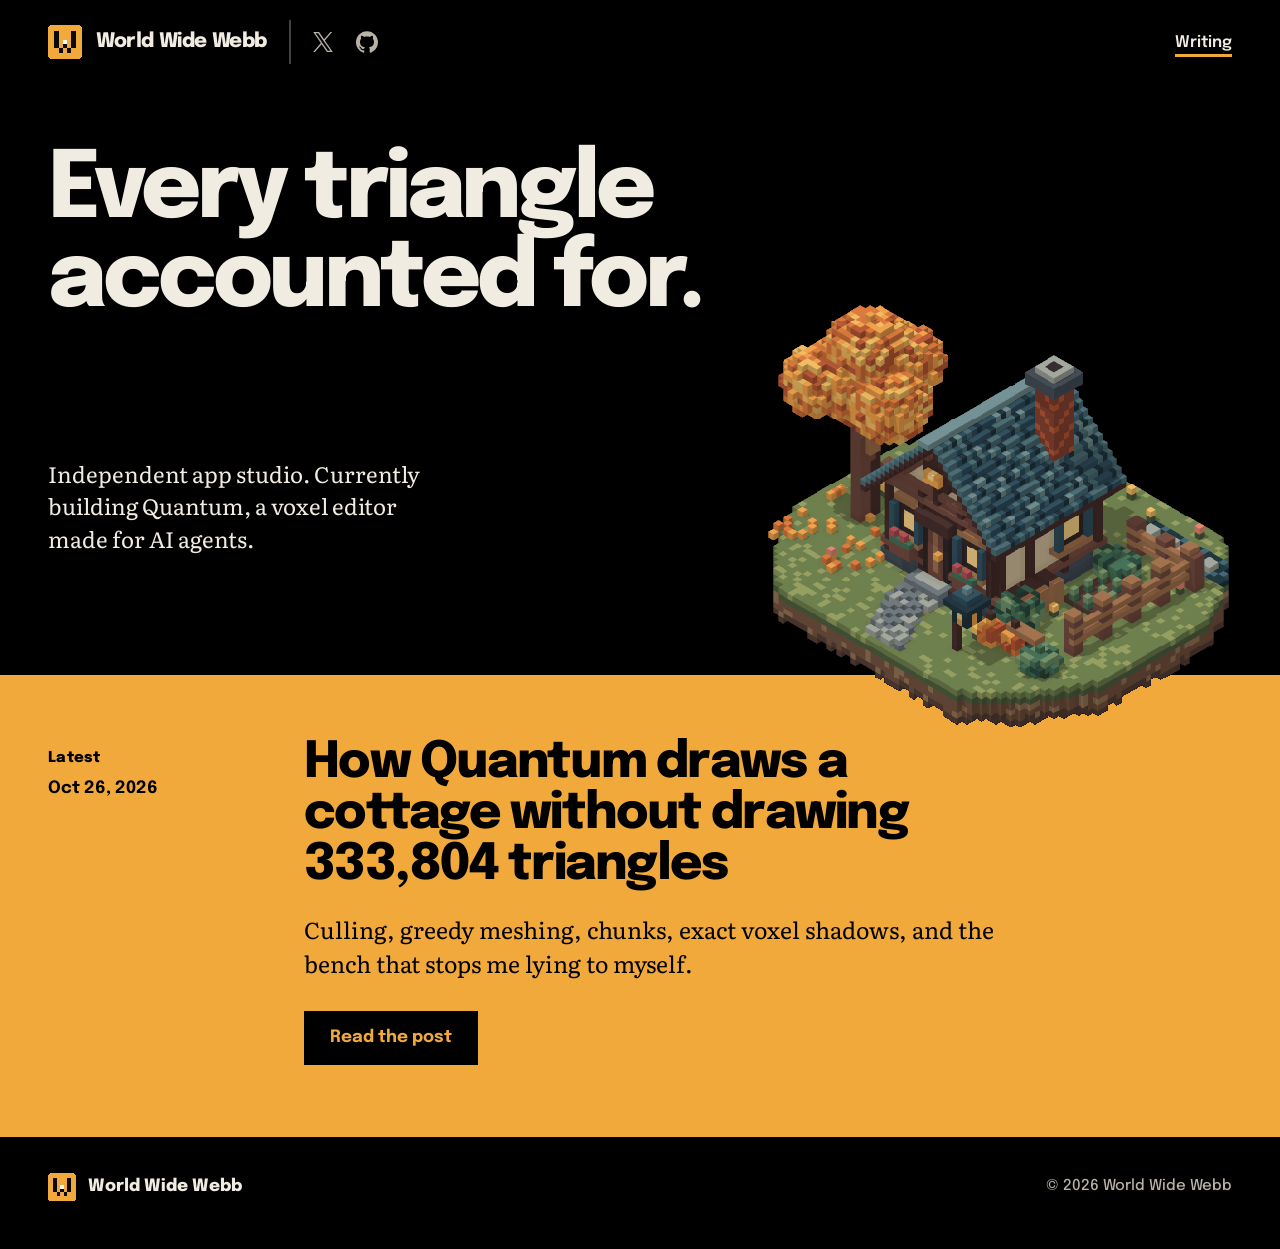
<file: index.html>
<!doctype html>
<html lang="en"><head><meta charset="utf-8">
<meta name="viewport" content="width=device-width, initial-scale=1">
<title>World Wide Webb</title>
<meta name="description" content="Writing from World Wide Webb, an independent app studio.">
<meta name="theme-color" content="#000000">
<meta name="color-scheme" content="dark">
<meta property="og:title" content="World Wide Webb"><meta property="og:description" content="Writing from World Wide Webb, an independent app studio."><meta property="og:type" content="website">
<link rel="icon" href="assets/favicon.svg" type="image/svg+xml">
<link rel="icon" href="assets/favicon-32x32.png" type="image/png" sizes="32x32">
<link rel="icon" href="assets/favicon-16x16.png" type="image/png" sizes="16x16">
<link rel="icon" href="favicon.ico" sizes="48x48">
<link rel="apple-touch-icon" href="apple-touch-icon.png">
<link rel="manifest" href="site.webmanifest">
<link rel="preload" href="assets/fonts/epilogue.woff2" as="font" type="font/woff2" crossorigin>
<link rel="preload" href="assets/fonts/literata.woff2" as="font" type="font/woff2" crossorigin>
<link rel="stylesheet" href="assets/style.css">
<script>document.documentElement.className+=" js"</script>
</head><body>
<a class="skip" href="#main">Skip to the content</a>
<header class="site"><div class="wrap"><div class="id"><a class="brand" href="."><img class="m" src="assets/favicon.svg" width="34" height="34" alt="">World Wide Webb</a><div class="links"><a href="https://x.com/worldwidewebbco" aria-label="World Wide Webb on X"><svg viewBox="0 0 24 24" width="20" height="20" aria-hidden="true" focusable="false"><path fill="currentColor" d="M14.234 10.162 22.977 0h-2.072l-7.591 8.824L7.251 0H.258l9.168 13.343L.258 24H2.33l8.016-9.318L16.749 24h6.993zm-2.837 3.299-.929-1.329L3.076 1.56h3.182l5.965 8.532.929 1.329 7.754 11.09h-3.182z"/></svg></a><a href="https://github.com/0x63616c" aria-label="0x63616c on GitHub"><svg viewBox="0 0 24 24" width="22" height="22" aria-hidden="true" focusable="false"><path fill="currentColor" d="M12 .297c-6.63 0-12 5.373-12 12 0 5.303 3.438 9.8 8.205 11.385.6.113.82-.258.82-.577 0-.285-.01-1.04-.015-2.04-3.338.724-4.042-1.61-4.042-1.61C4.422 18.07 3.633 17.7 3.633 17.7c-1.087-.744.084-.729.084-.729 1.205.084 1.838 1.236 1.838 1.236 1.07 1.835 2.809 1.305 3.495.998.108-.776.417-1.305.76-1.605-2.665-.3-5.466-1.332-5.466-5.93 0-1.31.465-2.38 1.235-3.22-.135-.303-.54-1.523.105-3.176 0 0 1.005-.322 3.3 1.23.96-.267 1.98-.399 3-.405 1.02.006 2.04.138 3 .405 2.28-1.552 3.285-1.23 3.285-1.23.645 1.653.24 2.873.12 3.176.765.84 1.23 1.91 1.23 3.22 0 4.61-2.805 5.625-5.475 5.92.42.36.81 1.096.81 2.22 0 1.606-.015 2.896-.015 3.286 0 .315.21.69.825.57C20.565 22.092 24 17.592 24 12.297c0-6.627-5.373-12-12-12"/></svg></a></div></div><nav aria-label="Site"><a href="." aria-current="page">Writing</a></nav></div></header>
<main id="main">

<section class="hero"><div class="wrap">
<h1 class="tag"><span class="tg on">Every triangle accounted for.</span><span class="tg" aria-hidden="true">Apps with the lid off.</span><span class="tg" aria-hidden="true">A world for agents to build in.</span><span class="tg" aria-hidden="true">Cubes in, worlds out.</span></h1>
<p class="say">Independent app studio. Currently building Quantum, a voxel editor made for AI agents.</p>
</div></section>
<script>
(function () {
  var hero = document.querySelector('.hero'), t = hero.querySelectorAll('.tg'), n = t.length, i = Math.floor(Math.random() * n);
  function show(k) {
    for (var j = 0; j < n; j++) {
      t[j].classList.toggle('on', j === k);
      if (j === k) t[j].removeAttribute('aria-hidden'); else t[j].setAttribute('aria-hidden', 'true');
    }
    i = k;
  }
  show(i);
  if (window.matchMedia('(prefers-reduced-motion: reduce)').matches) return;
  var held = false;
  hero.addEventListener('mouseenter', function () { held = true; });
  hero.addEventListener('mouseleave', function () { held = false; });
  hero.addEventListener('focusin', function () { held = true; });
  hero.addEventListener('focusout', function () { held = false; });
  setInterval(function () { if (!held && !document.hidden) show((i + 1) % n); }, 6500);
})();
</script>
<section class="ch one" id="latest"><img class="cot" src="img/cottage.png" width="1425" height="1305" alt="Isometric voxel cottage with an orange autumn tree"><div class="wrap">
<div><span class="no">Latest</span><p class="when">Oct 26, 2026</p></div>
<div><h2><a href="posts/quantum-renderer/">How Quantum draws a cottage without drawing 333,804 triangles</a></h2><p>Culling, greedy meshing, chunks, exact voxel shadows, and the bench that stops me lying to myself.</p><a class="go" href="posts/quantum-renderer/">Read the post</a></div>
</div></section>
</main>
<footer class="site"><div class="wrap"><span class="l"><img class="m" src="assets/favicon.svg" width="28" height="28" alt="">World Wide Webb</span><span>&copy; 2026 World Wide Webb</span></div></footer>
</body></html>
</file>
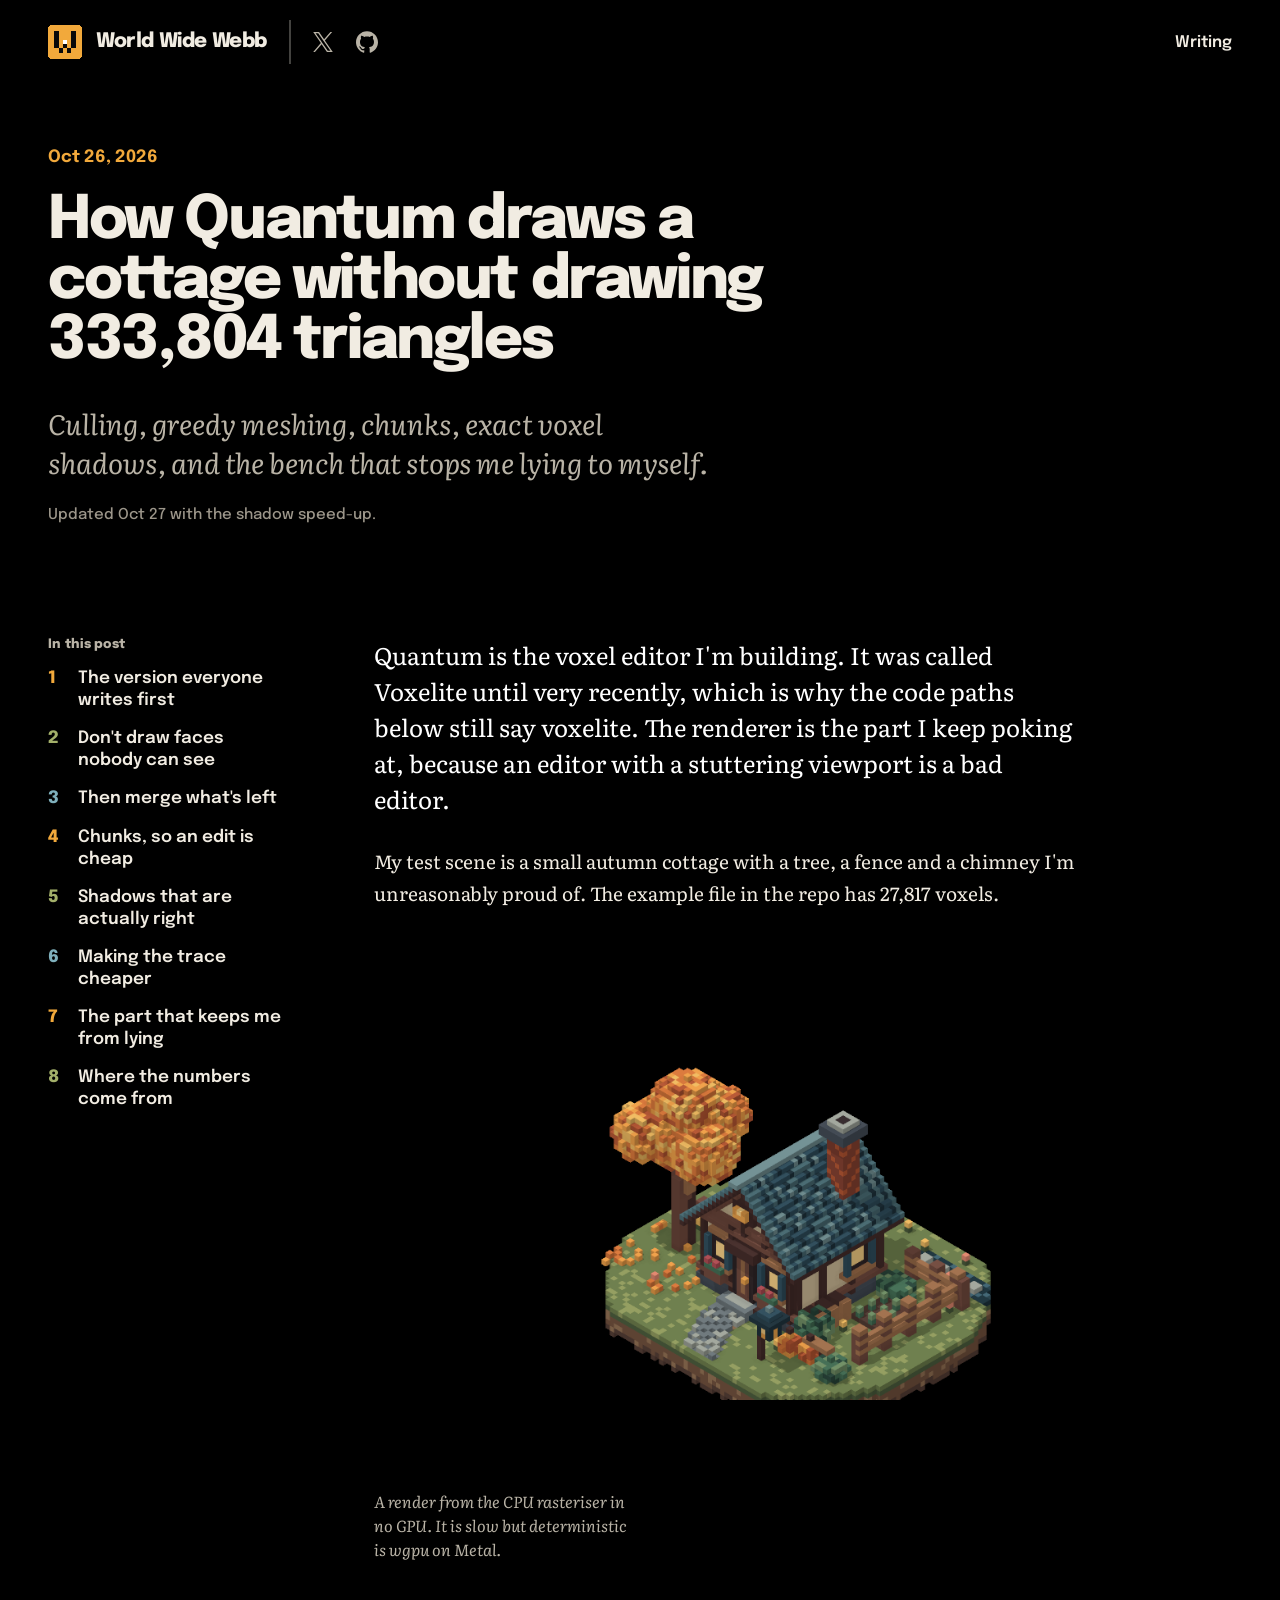
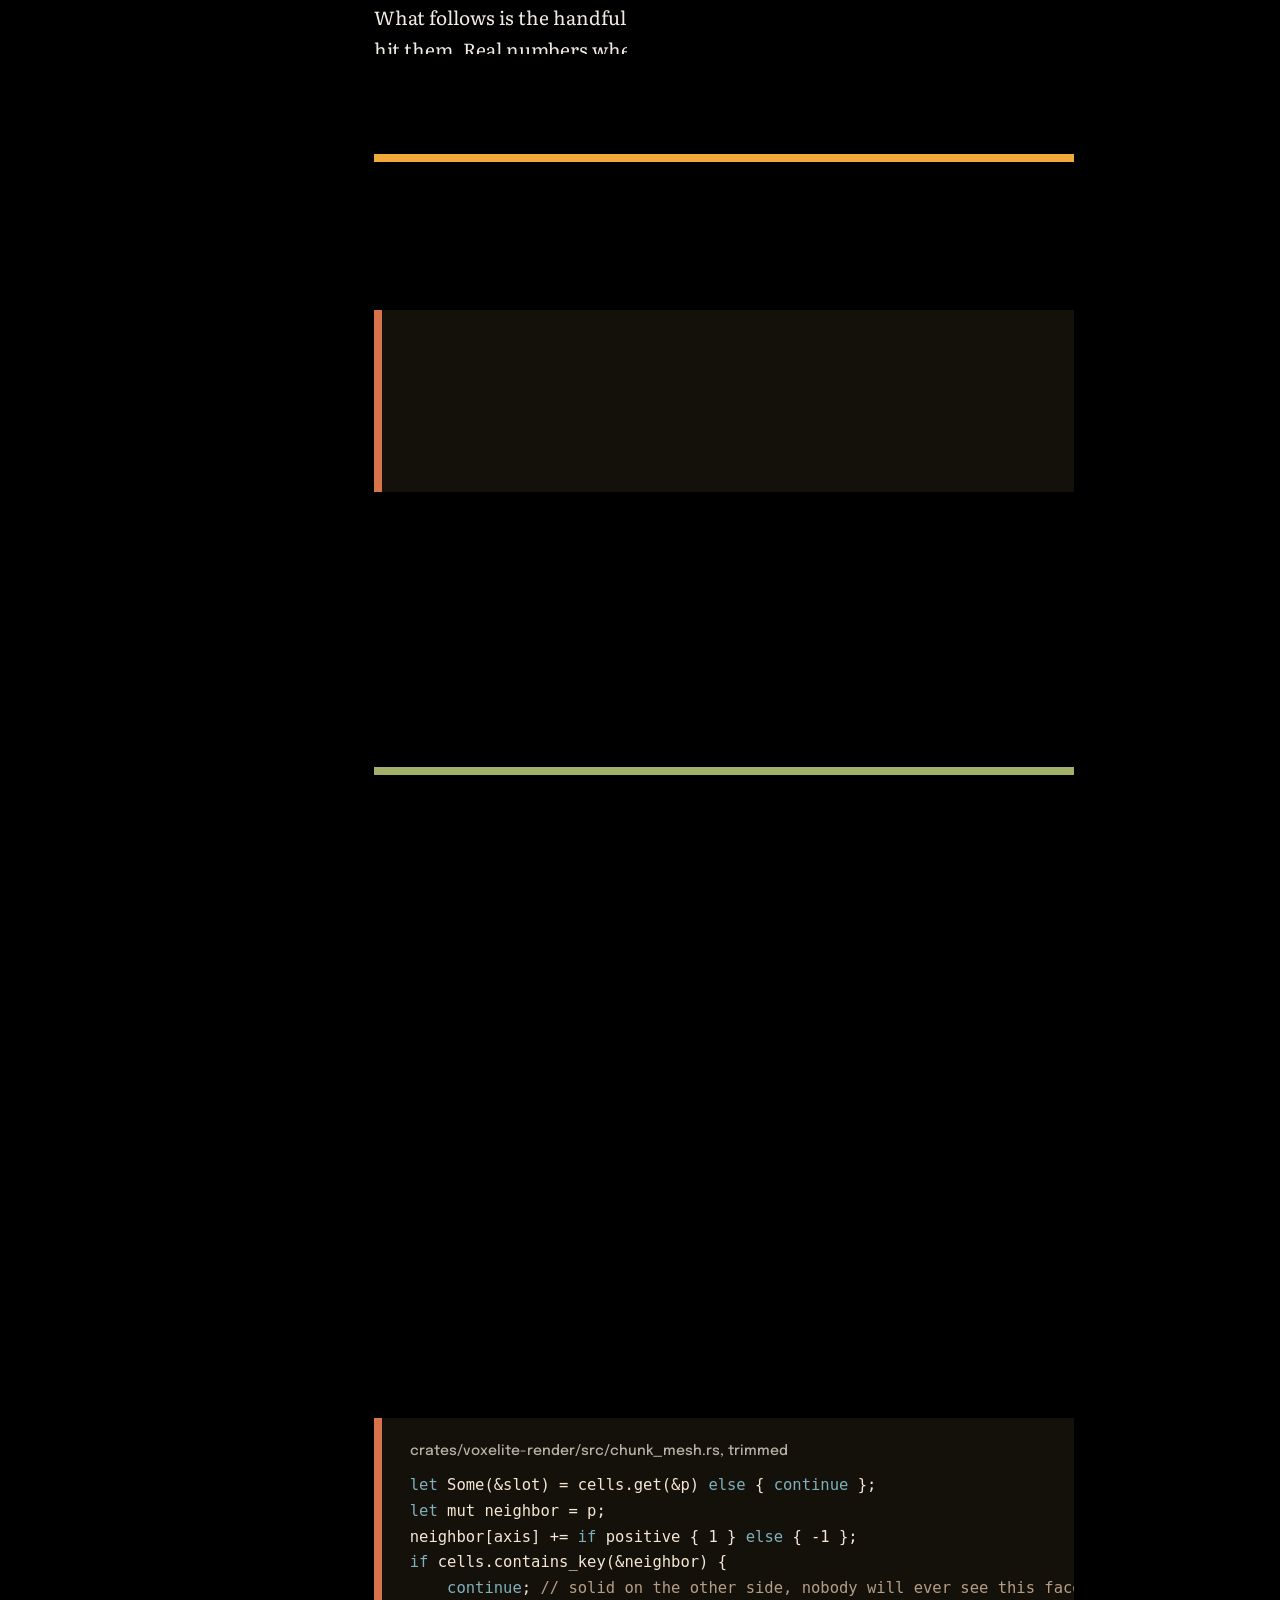
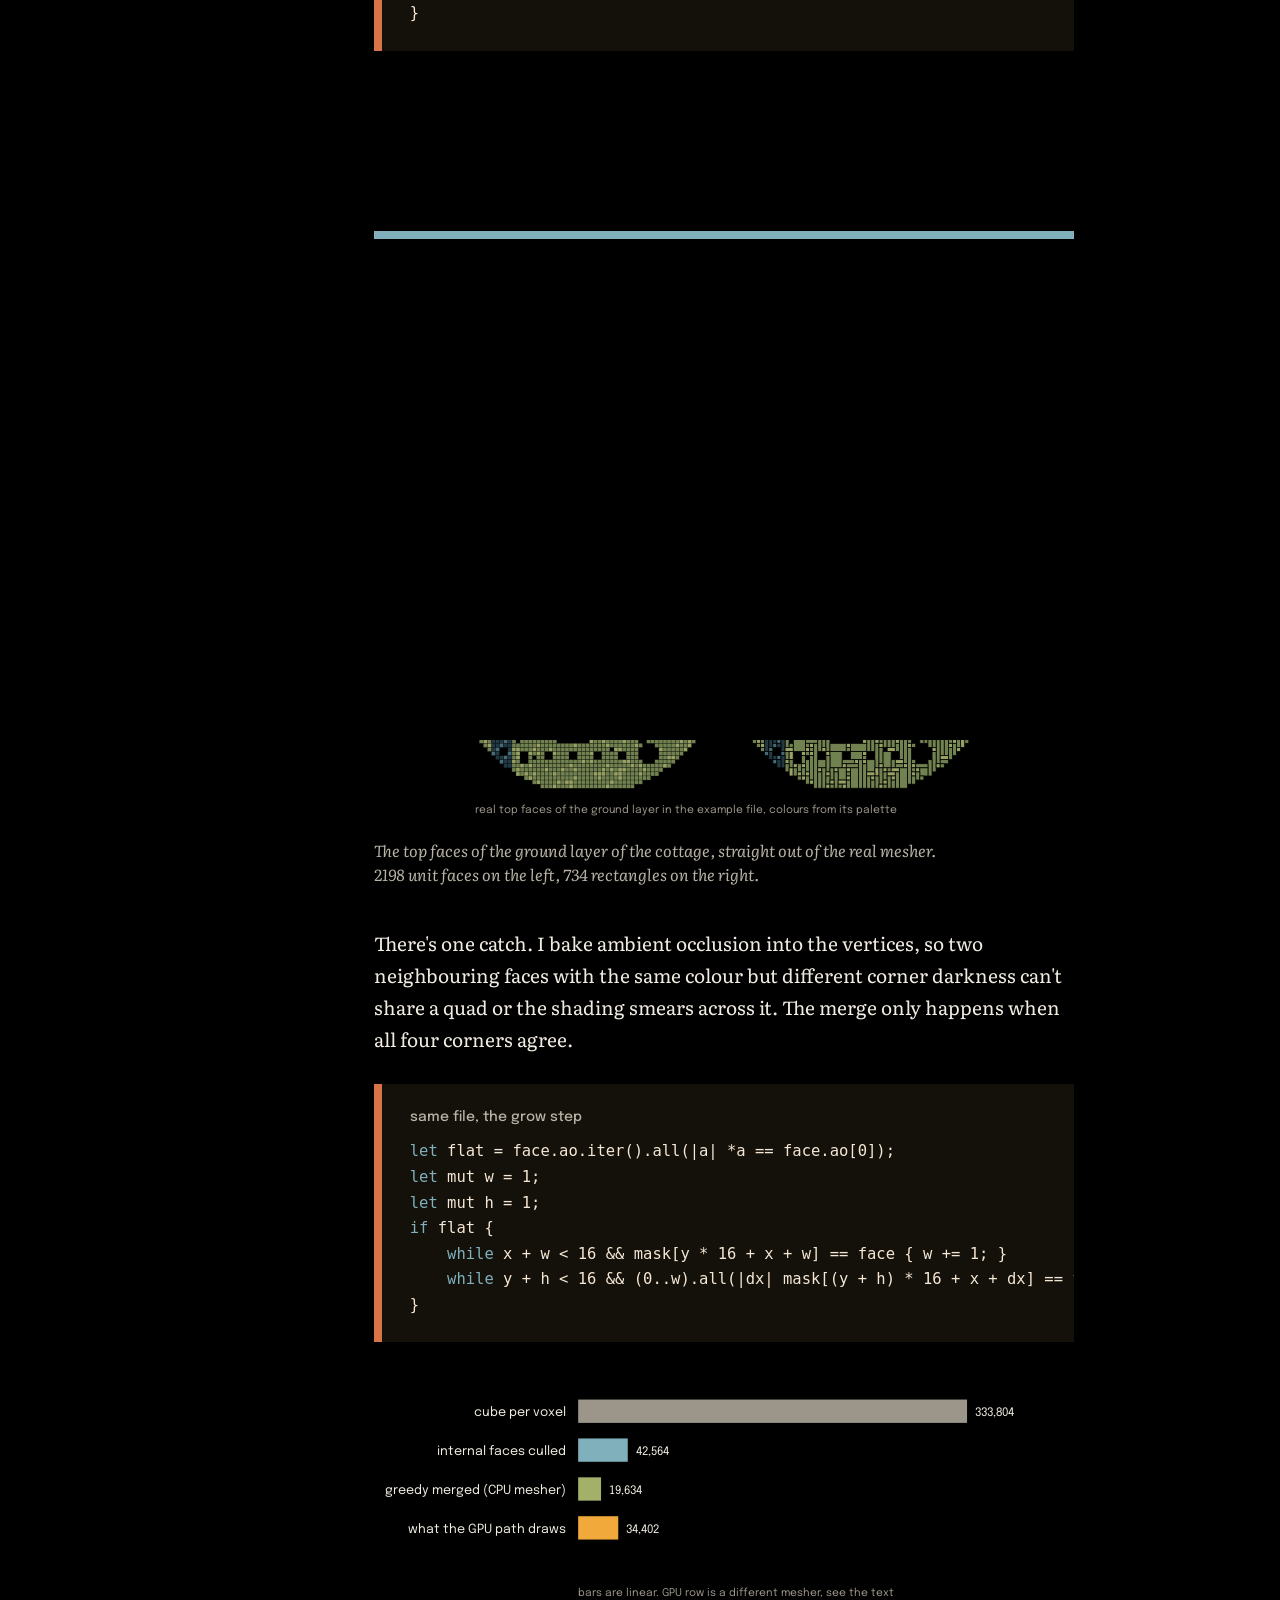
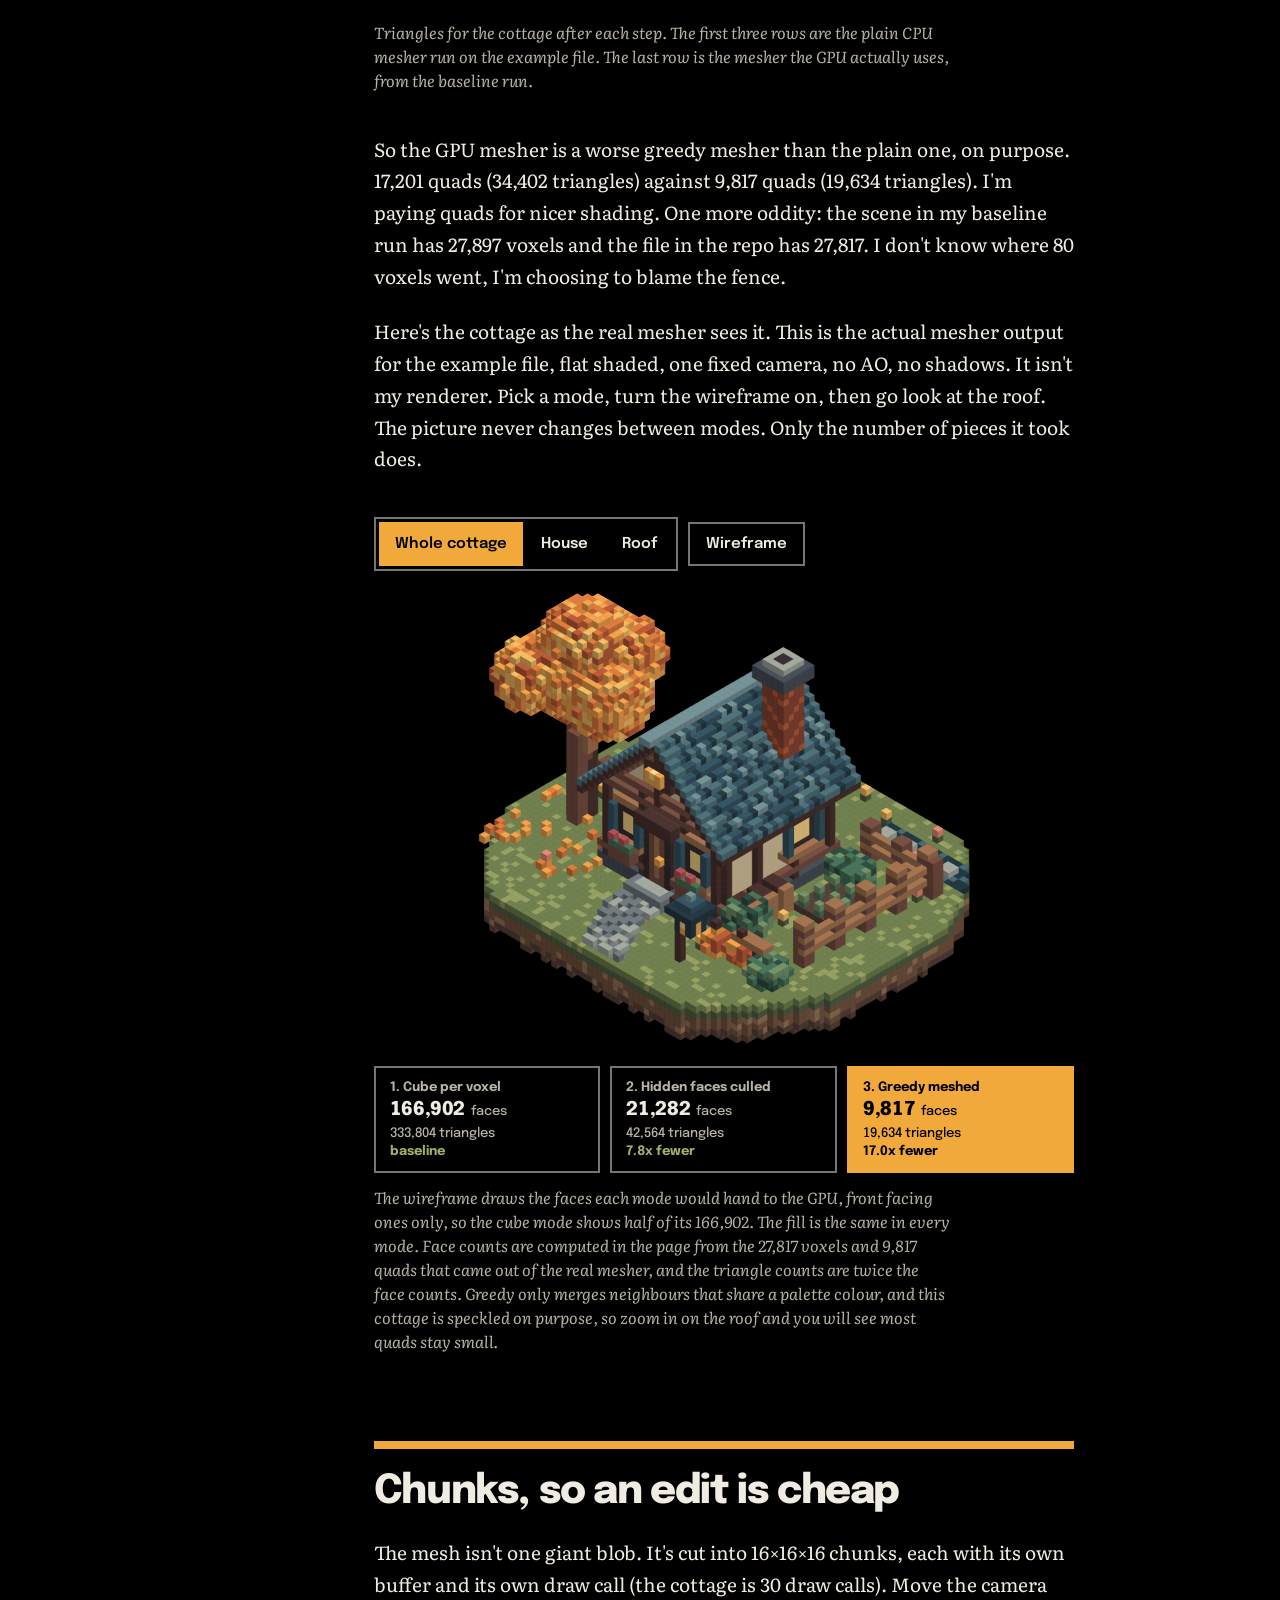
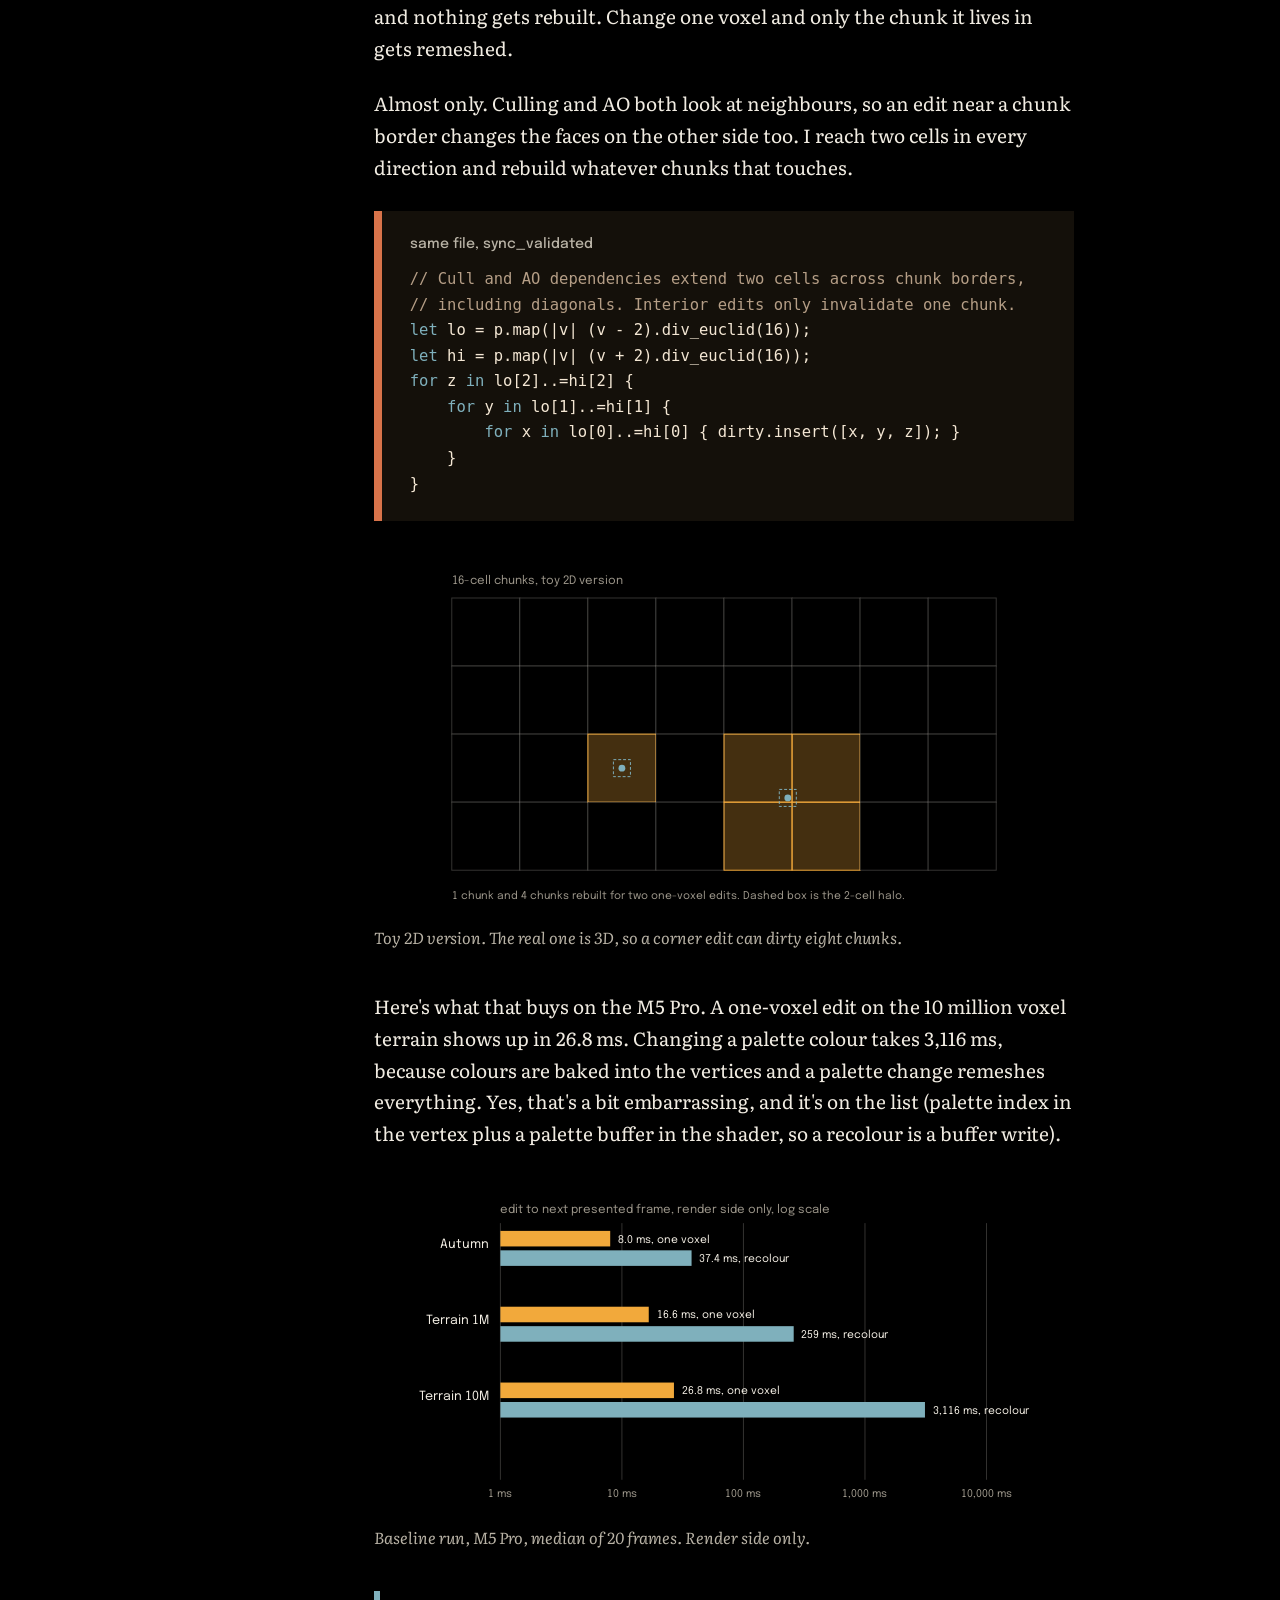
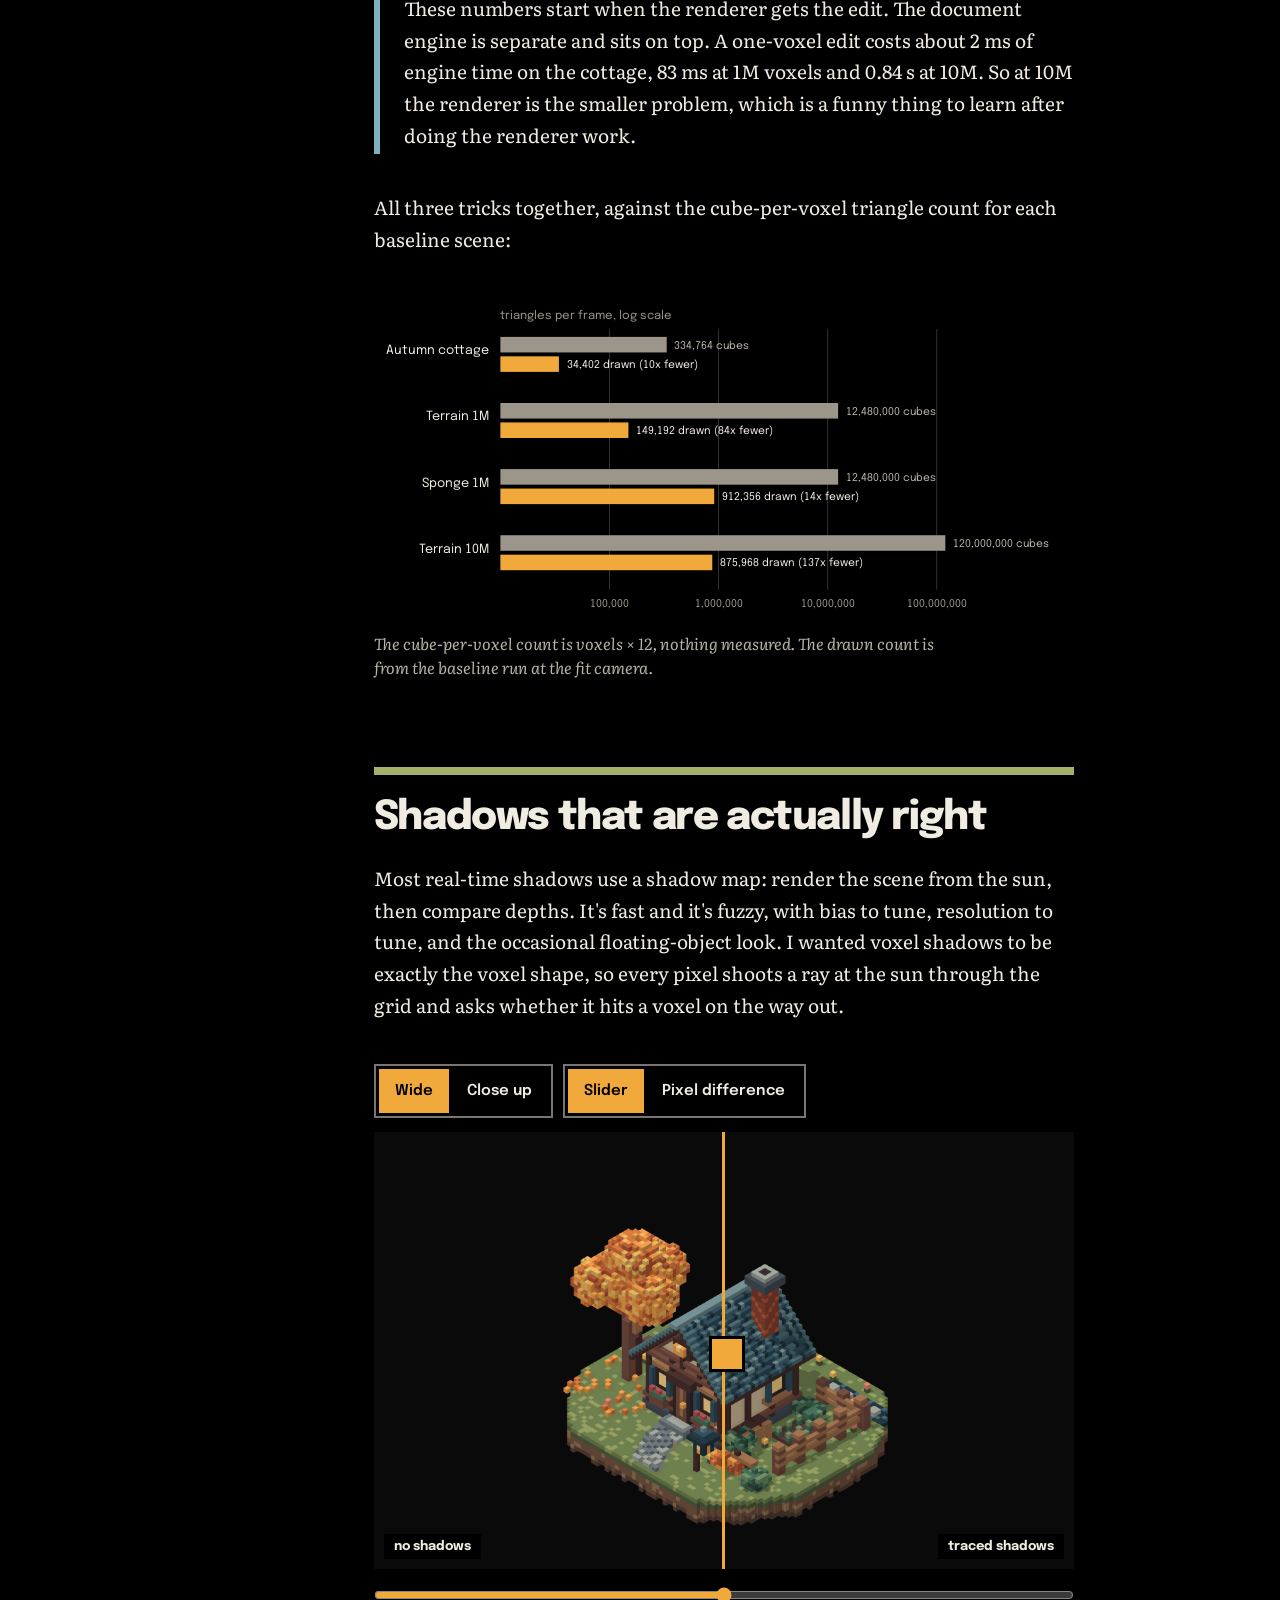
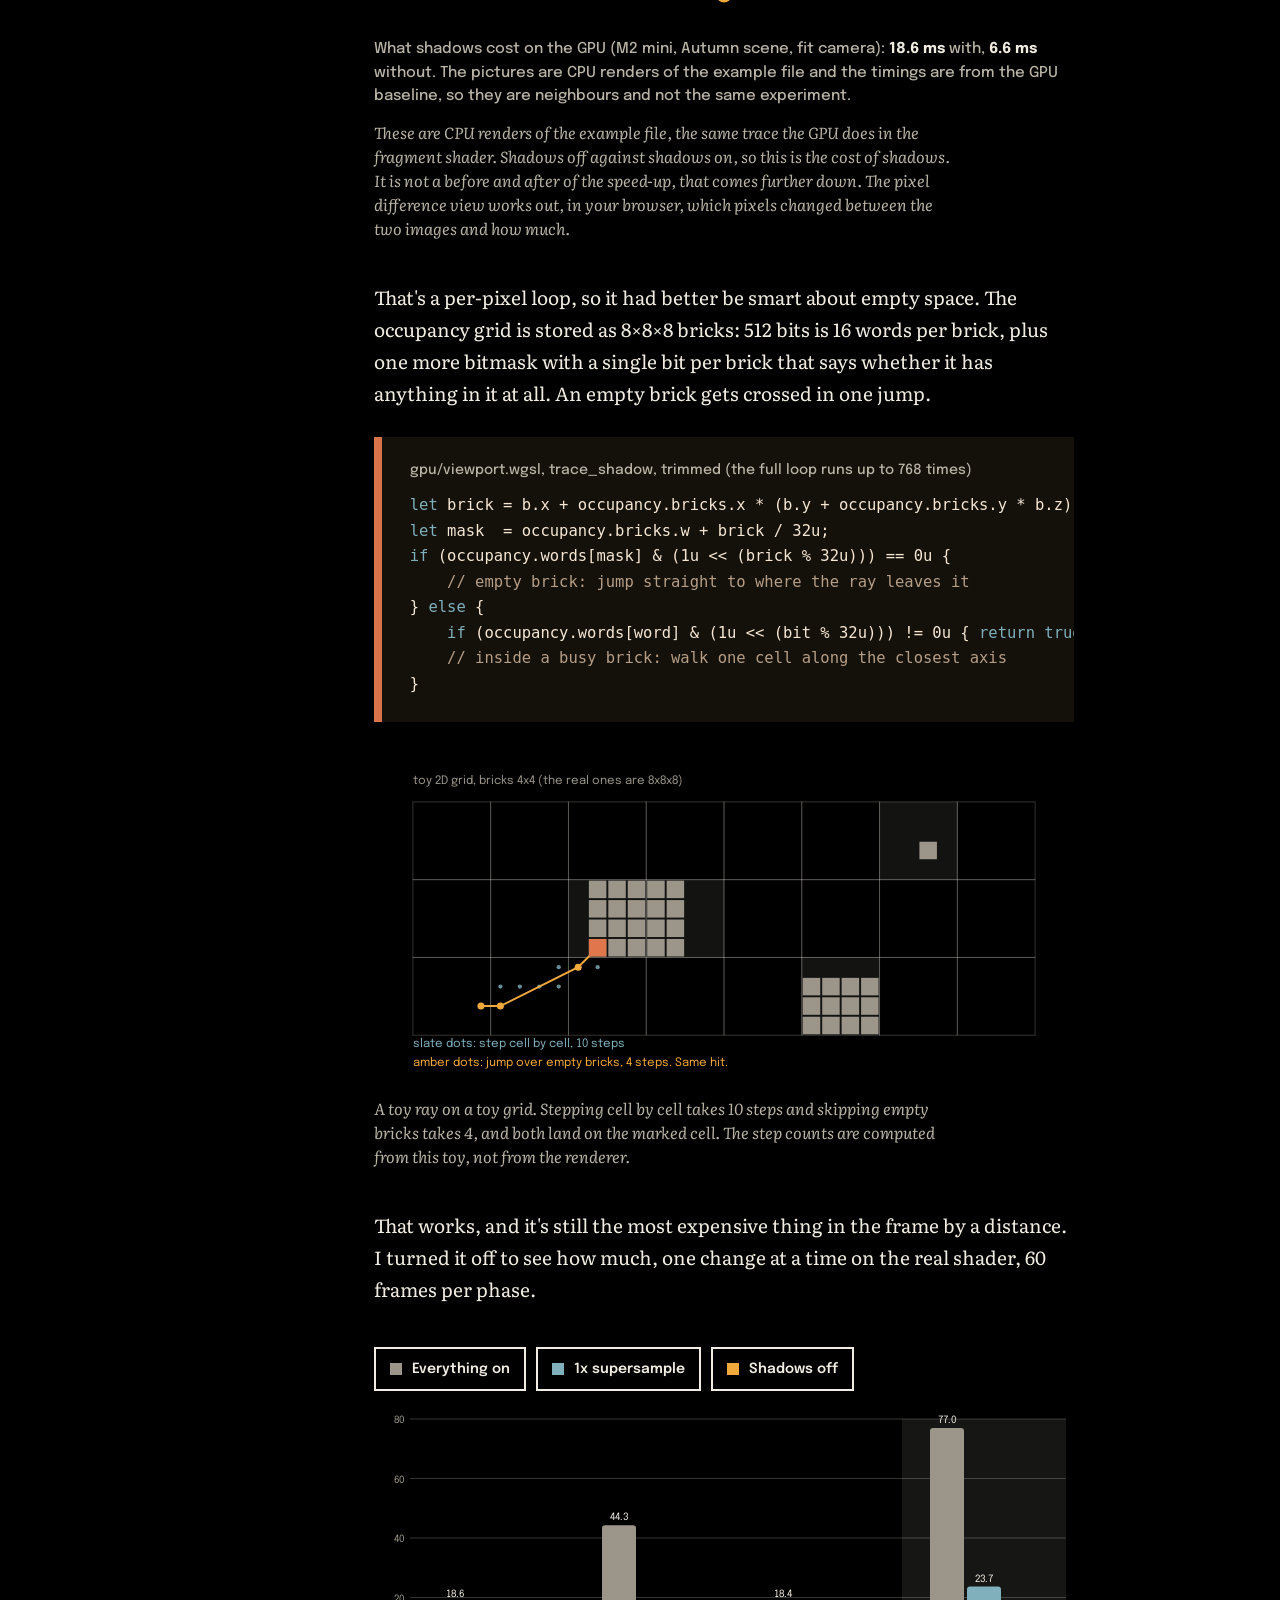
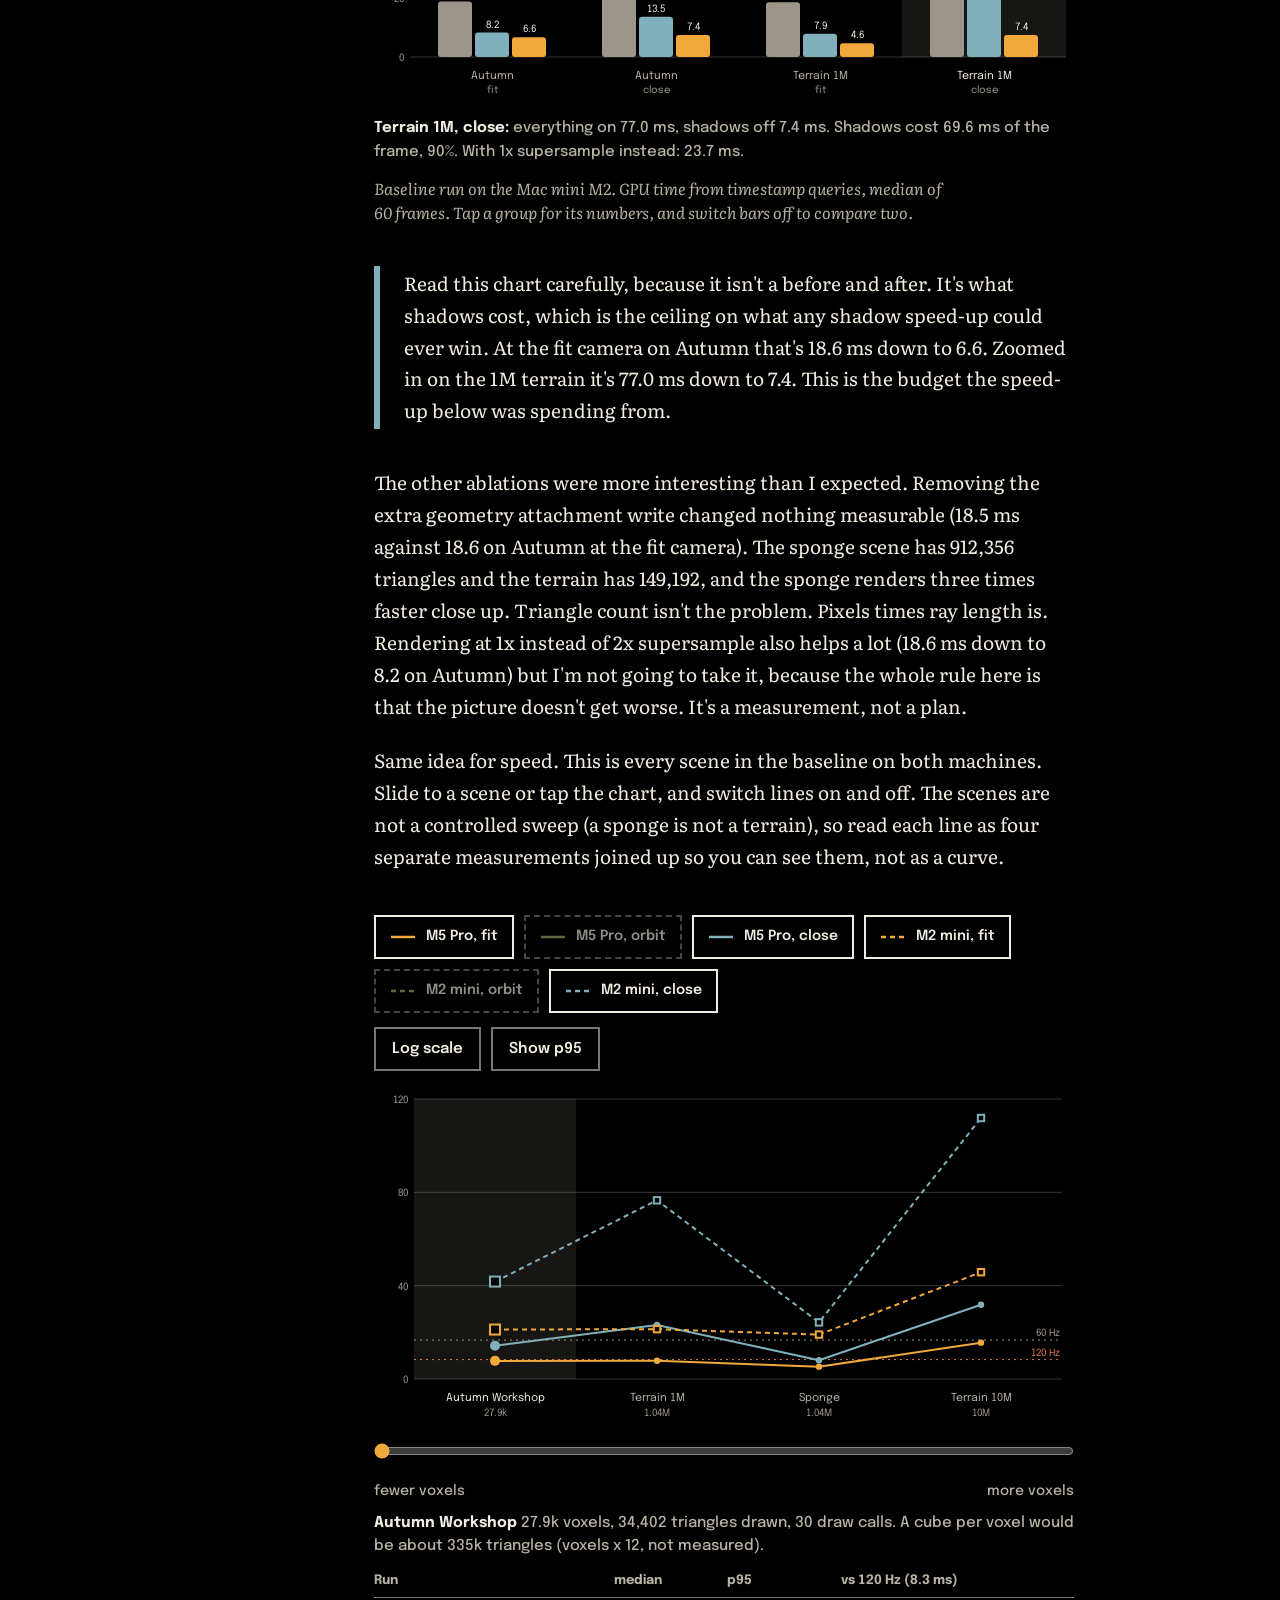
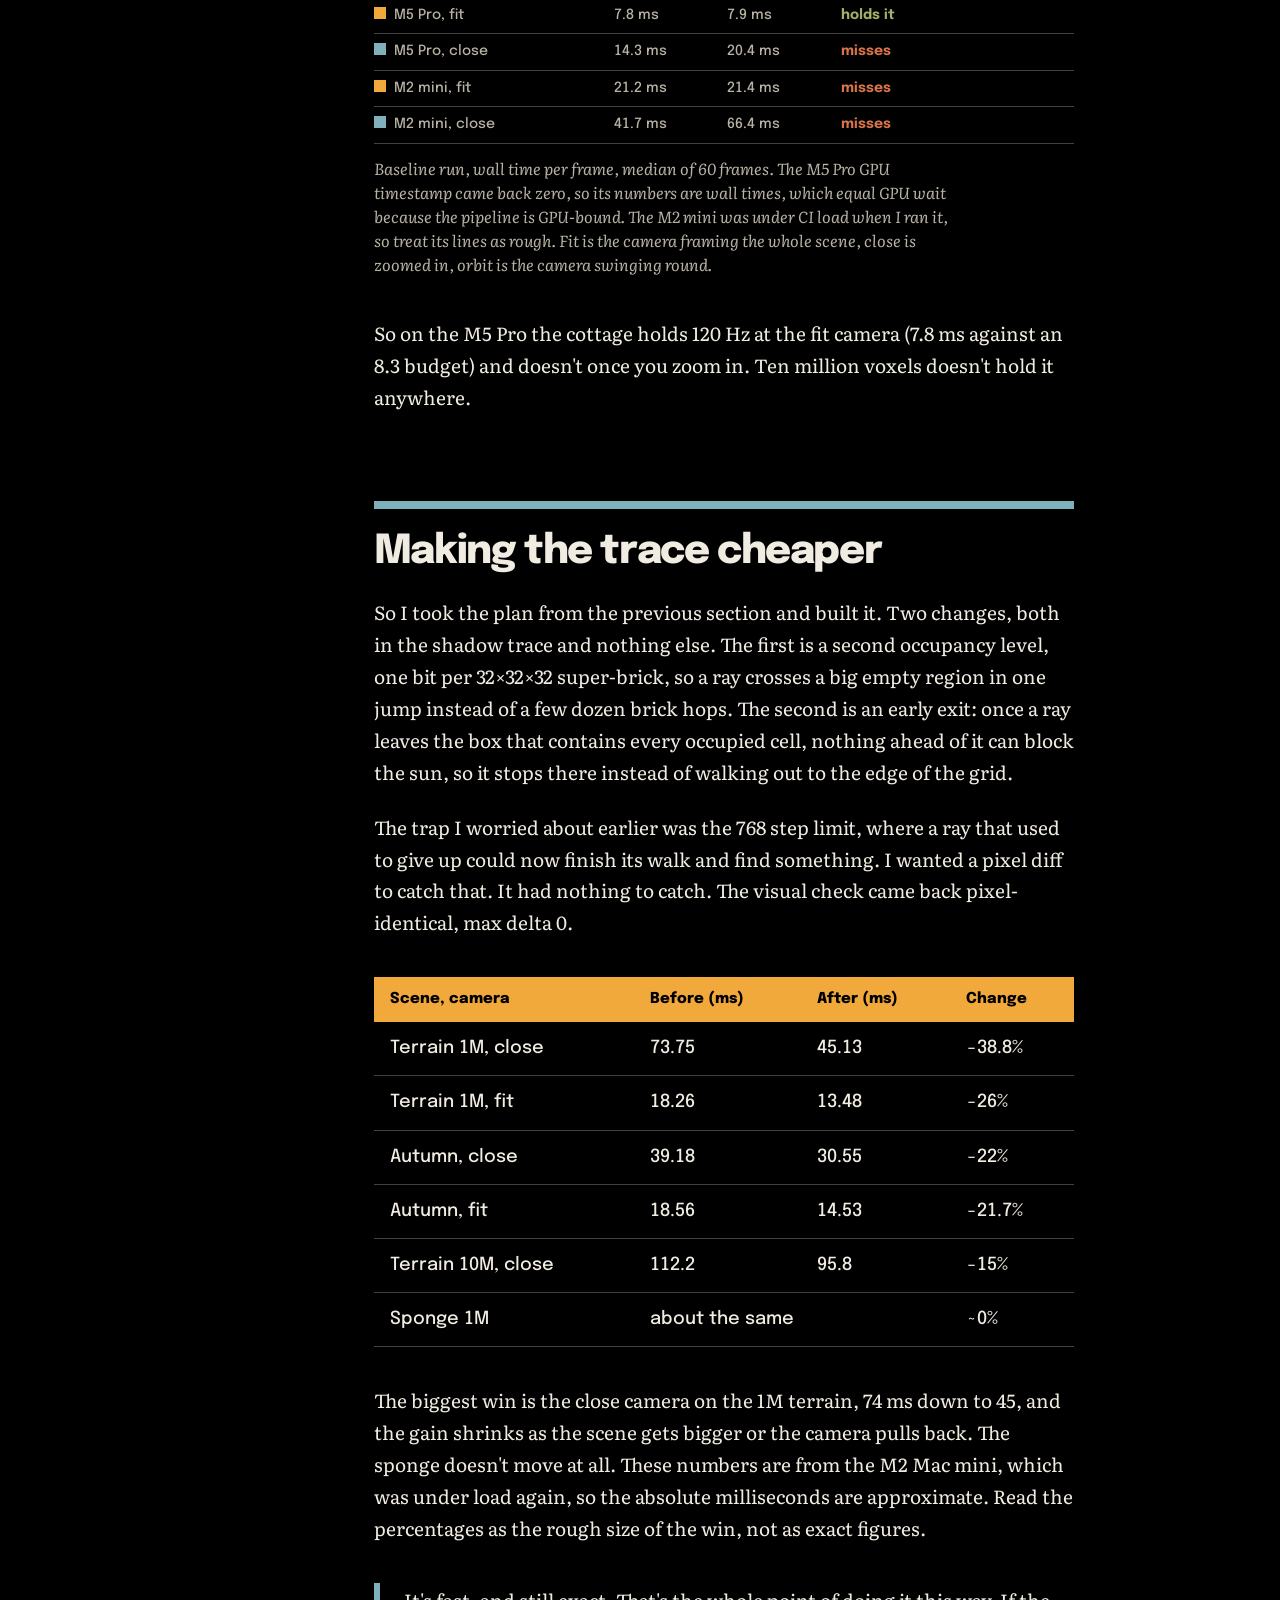
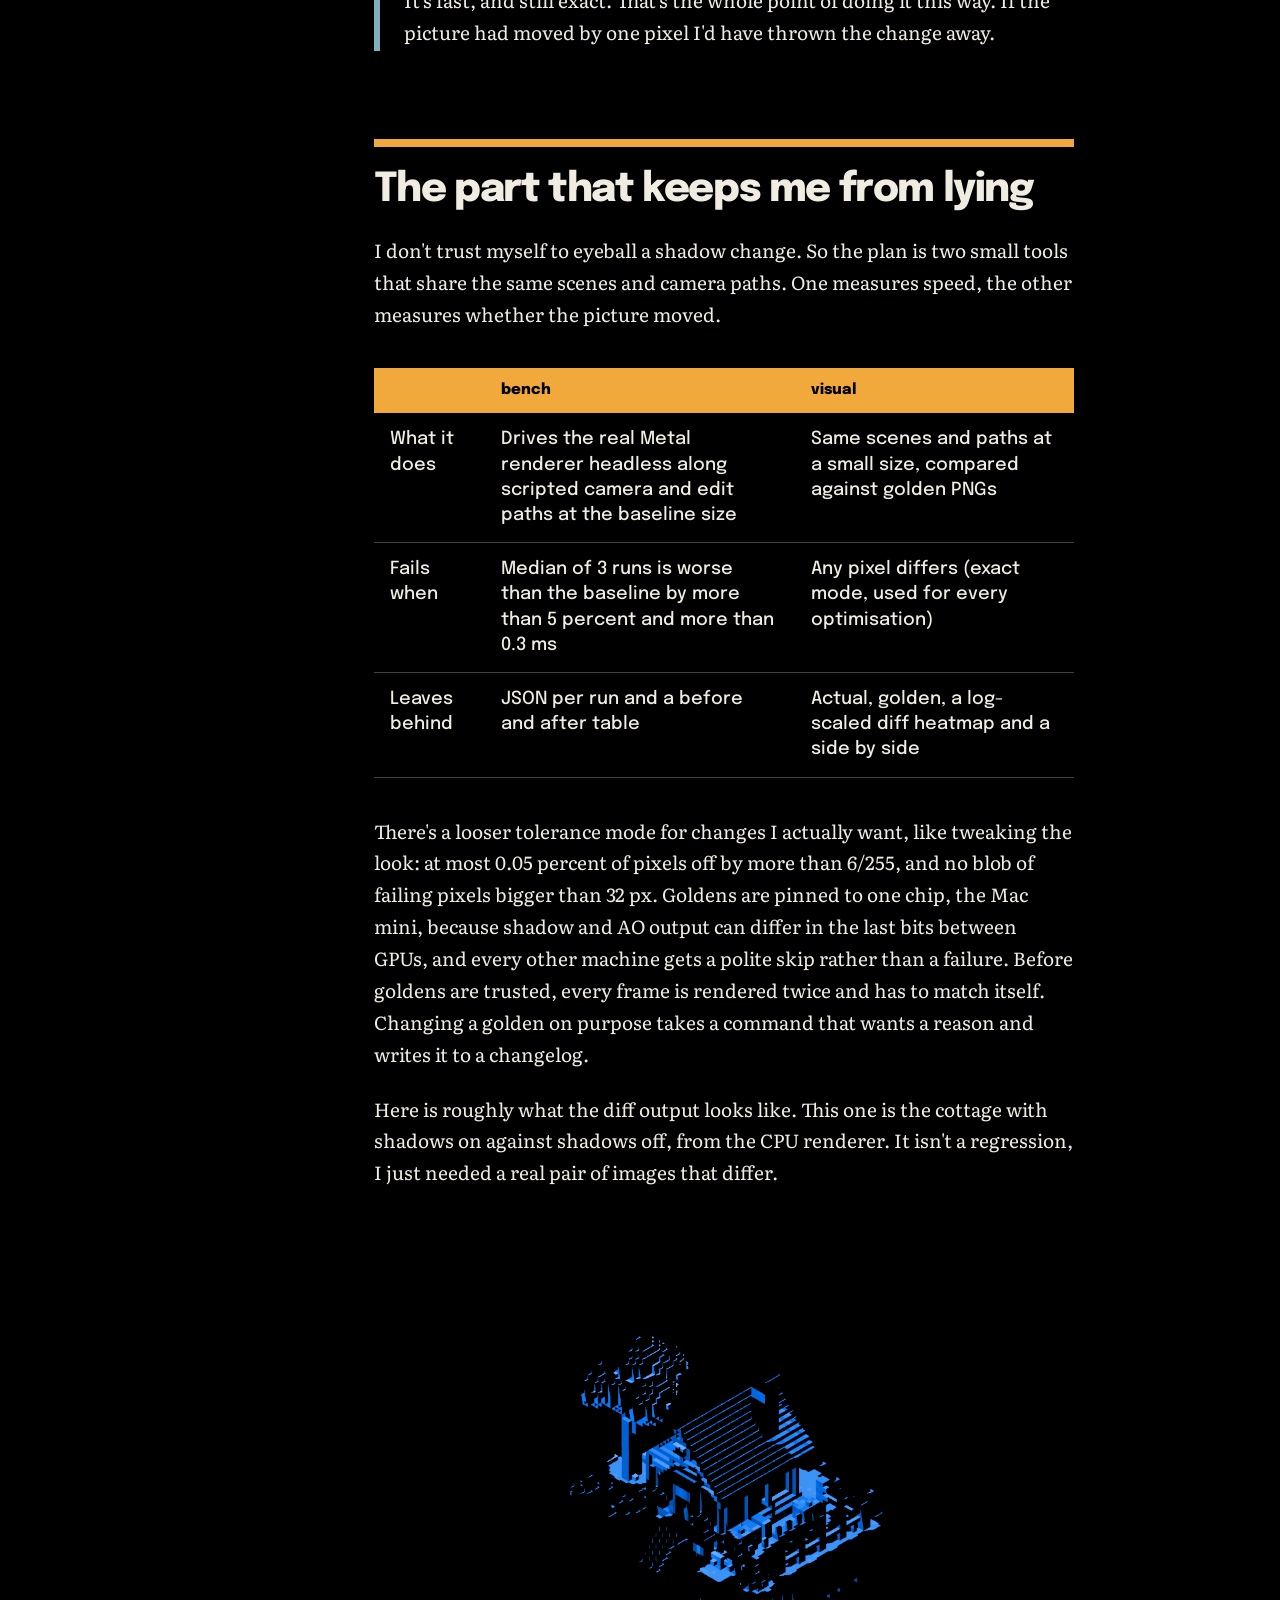
<file: posts/quantum-renderer/index.html>
<!doctype html>
<html lang="en"><head><meta charset="utf-8">
<meta name="viewport" content="width=device-width, initial-scale=1">
<title>How Quantum draws a cottage without drawing 333,804 triangles</title>
<meta name="description" content="Culling, greedy meshing, chunks, exact voxel shadows and a bench that keeps me honest, with the real numbers from my renderer.">
<meta name="theme-color" content="#000000">
<meta name="color-scheme" content="dark">
<meta property="og:title" content="How Quantum draws a cottage without drawing 333,804 triangles"><meta property="og:description" content="Culling, greedy meshing, chunks, exact voxel shadows and a bench that keeps me honest, with the real numbers from my renderer."><meta property="og:type" content="article">
<link rel="icon" href="../../assets/favicon.svg" type="image/svg+xml">
<link rel="icon" href="../../assets/favicon-32x32.png" type="image/png" sizes="32x32">
<link rel="icon" href="../../assets/favicon-16x16.png" type="image/png" sizes="16x16">
<link rel="icon" href="../../favicon.ico" sizes="48x48">
<link rel="apple-touch-icon" href="../../apple-touch-icon.png">
<link rel="manifest" href="../../site.webmanifest">
<link rel="preload" href="../../assets/fonts/epilogue.woff2" as="font" type="font/woff2" crossorigin>
<link rel="preload" href="../../assets/fonts/literata.woff2" as="font" type="font/woff2" crossorigin>
<link rel="stylesheet" href="../../assets/style.css">
<script>document.documentElement.className+=" js"</script>
</head><body>
<a class="skip" href="#main">Skip to the content</a>
<header class="site"><div class="wrap"><div class="id"><a class="brand" href="../../."><img class="m" src="../../assets/favicon.svg" width="34" height="34" alt="">World Wide Webb</a><div class="links"><a href="https://x.com/worldwidewebbco" aria-label="World Wide Webb on X"><svg viewBox="0 0 24 24" width="20" height="20" aria-hidden="true" focusable="false"><path fill="currentColor" d="M14.234 10.162 22.977 0h-2.072l-7.591 8.824L7.251 0H.258l9.168 13.343L.258 24H2.33l8.016-9.318L16.749 24h6.993zm-2.837 3.299-.929-1.329L3.076 1.56h3.182l5.965 8.532.929 1.329 7.754 11.09h-3.182z"/></svg></a><a href="https://github.com/0x63616c" aria-label="0x63616c on GitHub"><svg viewBox="0 0 24 24" width="22" height="22" aria-hidden="true" focusable="false"><path fill="currentColor" d="M12 .297c-6.63 0-12 5.373-12 12 0 5.303 3.438 9.8 8.205 11.385.6.113.82-.258.82-.577 0-.285-.01-1.04-.015-2.04-3.338.724-4.042-1.61-4.042-1.61C4.422 18.07 3.633 17.7 3.633 17.7c-1.087-.744.084-.729.084-.729 1.205.084 1.838 1.236 1.838 1.236 1.07 1.835 2.809 1.305 3.495.998.108-.776.417-1.305.76-1.605-2.665-.3-5.466-1.332-5.466-5.93 0-1.31.465-2.38 1.235-3.22-.135-.303-.54-1.523.105-3.176 0 0 1.005-.322 3.3 1.23.96-.267 1.98-.399 3-.405 1.02.006 2.04.138 3 .405 2.28-1.552 3.285-1.23 3.285-1.23.645 1.653.24 2.873.12 3.176.765.84 1.23 1.91 1.23 3.22 0 4.61-2.805 5.625-5.475 5.92.42.36.81 1.096.81 2.22 0 1.606-.015 2.896-.015 3.286 0 .315.21.69.825.57C20.565 22.092 24 17.592 24 12.297c0-6.627-5.373-12-12-12"/></svg></a></div></div><nav aria-label="Site"><a href="../../.">Writing</a></nav></div></header>
<main id="main">
<section class="top"><div class="wrap">
<p class="when">Oct 26, 2026</p>
<h1>How Quantum draws a cottage without drawing 333,804 triangles</h1>
<p class="deck">Culling, greedy meshing, chunks, exact voxel shadows, and the bench that stops me lying to myself.</p>
<p class="upd">Updated Oct 27 with the shadow speed-up.</p>
</div></section>
<div class="wrap art"><nav class="rail" aria-label="In this post"><details open><summary>In this post</summary><ol><li><a href="#the-version-everyone-writes-first"><span>1</span>The version everyone writes first</a></li><li><a href="#don-t-draw-faces-nobody-can-see"><span>2</span>Don't draw faces nobody can see</a></li><li><a href="#then-merge-what-s-left"><span>3</span>Then merge what's left</a></li><li><a href="#chunks-so-an-edit-is-cheap"><span>4</span>Chunks, so an edit is cheap</a></li><li><a href="#shadows-that-are-actually-right"><span>5</span>Shadows that are actually right</a></li><li><a href="#making-the-trace-cheaper"><span>6</span>Making the trace cheaper</a></li><li><a href="#the-part-that-keeps-me-from-lying"><span>7</span>The part that keeps me from lying</a></li><li><a href="#where-the-numbers-come-from"><span>8</span>Where the numbers come from</a></li></ol></details></nav><article>
<p class="lede">Quantum is the voxel editor I'm building. It was called Voxelite until very recently, which is why the code paths below still say voxelite. The renderer is the part I keep poking at, because an editor with a stuttering viewport is a bad editor.</p>

<p>My test scene is a small autumn cottage with a tree, a fence and a chimney I'm unreasonably proud of. The example file in the repo has 27,817 voxels.</p>
<figure class="pic"><div class="tile"><img src="../../img/wide_black.png" alt="Isometric render of a voxel cottage with an orange autumn tree" width="1024" height="640" loading="lazy"></div><figcaption>A render from the CPU rasteriser in the repo, because the box I wrote this on has no GPU. It is slow but deterministic, which matters at the end. The real viewport is wgpu on Metal.</figcaption></figure>
<p>What follows is the handful of changes that moved the needle, in the order I hit them. Real numbers where I have them, and a plain note where I don't.</p>

<h2 id="the-version-everyone-writes-first">The version everyone writes first</h2>
<p>One cube per voxel. Eight corners, twelve triangles, done.</p>
<pre><span class="cap">not from the repo, this is the one everyone writes on day one</span><code><span class="k">for</span> voxel <span class="k">in</span> scene.voxels() {
    <span class="c">// 12 triangles, whether or not anyone can see them</span>
    push_cube(&amp;mut mesh, voxel.pos, voxel.color);
}</code></pre>
<p>For the cottage that's 27,817 &times; 12 = 333,804 triangles, most of them inside walls or under grass. A modern GPU would probably shrug at that and I never timed it, so I won't pretend I did. The trouble is the other scenes I test with. A million voxels is 12.5 million triangles. Ten million voxels is 120 million triangles of dirt, and I'd like to still see 120 frames a second.</p>

<h2 id="don-t-draw-faces-nobody-can-see">Don't draw faces nobody can see</h2>
<p>Put two cubes next to each other and the faces that touch are inside solid matter. Nobody will ever look at them. In a 3&times;3&times;3 block that's 162 faces, and only the 54 on the outside can ever show up on screen.</p>
<figure><div class="tile"><svg viewBox="0 0 720 230" role="img" aria-labelledby="t d" xmlns="http://www.w3.org/2000/svg" font-family="Epilogue, system-ui, sans-serif"><title id="t">Hidden faces on a block of voxels</title><desc id="d">A three by three cross section. Left shows every face of every cube. Right keeps only the faces on the outside.</desc><rect x="70" y="36" width="52" height="52" fill="#000" stroke="rgba(241,236,226,0.22)" /><rect x="70" y="88" width="52" height="52" fill="#000" stroke="rgba(241,236,226,0.22)" /><rect x="70" y="140" width="52" height="52" fill="#000" stroke="rgba(241,236,226,0.22)" /><rect x="122" y="36" width="52" height="52" fill="#000" stroke="rgba(241,236,226,0.22)" /><rect x="122" y="88" width="52" height="52" fill="#000" stroke="rgba(241,236,226,0.22)" /><rect x="122" y="140" width="52" height="52" fill="#000" stroke="rgba(241,236,226,0.22)" /><rect x="174" y="36" width="52" height="52" fill="#000" stroke="rgba(241,236,226,0.22)" /><rect x="174" y="88" width="52" height="52" fill="#000" stroke="rgba(241,236,226,0.22)" /><rect x="174" y="140" width="52" height="52" fill="#000" stroke="rgba(241,236,226,0.22)" /><line x1="70" x2="70" y1="39" y2="85" stroke="#F2A93B" stroke-width="3" stroke-linecap="round"/><line x1="70" x2="70" y1="91" y2="137" stroke="#F2A93B" stroke-width="3" stroke-linecap="round"/><line x1="70" x2="70" y1="143" y2="189" stroke="#F2A93B" stroke-width="3" stroke-linecap="round"/><line x1="122" x2="122" y1="39" y2="85" stroke="#E0764C" stroke-width="3" stroke-linecap="round"/><line x1="122" x2="122" y1="91" y2="137" stroke="#E0764C" stroke-width="3" stroke-linecap="round"/><line x1="122" x2="122" y1="143" y2="189" stroke="#E0764C" stroke-width="3" stroke-linecap="round"/><line x1="174" x2="174" y1="39" y2="85" stroke="#E0764C" stroke-width="3" stroke-linecap="round"/><line x1="174" x2="174" y1="91" y2="137" stroke="#E0764C" stroke-width="3" stroke-linecap="round"/><line x1="174" x2="174" y1="143" y2="189" stroke="#E0764C" stroke-width="3" stroke-linecap="round"/><line x1="226" x2="226" y1="39" y2="85" stroke="#F2A93B" stroke-width="3" stroke-linecap="round"/><line x1="226" x2="226" y1="91" y2="137" stroke="#F2A93B" stroke-width="3" stroke-linecap="round"/><line x1="226" x2="226" y1="143" y2="189" stroke="#F2A93B" stroke-width="3" stroke-linecap="round"/><line x1="73" x2="119" y1="36" y2="36" stroke="#F2A93B" stroke-width="3" stroke-linecap="round"/><line x1="125" x2="171" y1="36" y2="36" stroke="#F2A93B" stroke-width="3" stroke-linecap="round"/><line x1="177" x2="223" y1="36" y2="36" stroke="#F2A93B" stroke-width="3" stroke-linecap="round"/><line x1="73" x2="119" y1="88" y2="88" stroke="#E0764C" stroke-width="3" stroke-linecap="round"/><line x1="125" x2="171" y1="88" y2="88" stroke="#E0764C" stroke-width="3" stroke-linecap="round"/><line x1="177" x2="223" y1="88" y2="88" stroke="#E0764C" stroke-width="3" stroke-linecap="round"/><line x1="73" x2="119" y1="140" y2="140" stroke="#E0764C" stroke-width="3" stroke-linecap="round"/><line x1="125" x2="171" y1="140" y2="140" stroke="#E0764C" stroke-width="3" stroke-linecap="round"/><line x1="177" x2="223" y1="140" y2="140" stroke="#E0764C" stroke-width="3" stroke-linecap="round"/><line x1="73" x2="119" y1="192" y2="192" stroke="#F2A93B" stroke-width="3" stroke-linecap="round"/><line x1="125" x2="171" y1="192" y2="192" stroke="#F2A93B" stroke-width="3" stroke-linecap="round"/><line x1="177" x2="223" y1="192" y2="192" stroke="#F2A93B" stroke-width="3" stroke-linecap="round"/><rect x="430" y="36" width="52" height="52" fill="#000" stroke="rgba(241,236,226,0.22)" /><rect x="430" y="88" width="52" height="52" fill="#000" stroke="rgba(241,236,226,0.22)" /><rect x="430" y="140" width="52" height="52" fill="#000" stroke="rgba(241,236,226,0.22)" /><rect x="482" y="36" width="52" height="52" fill="#000" stroke="rgba(241,236,226,0.22)" /><rect x="482" y="88" width="52" height="52" fill="#000" stroke="rgba(241,236,226,0.22)" /><rect x="482" y="140" width="52" height="52" fill="#000" stroke="rgba(241,236,226,0.22)" /><rect x="534" y="36" width="52" height="52" fill="#000" stroke="rgba(241,236,226,0.22)" /><rect x="534" y="88" width="52" height="52" fill="#000" stroke="rgba(241,236,226,0.22)" /><rect x="534" y="140" width="52" height="52" fill="#000" stroke="rgba(241,236,226,0.22)" /><line x1="430" x2="430" y1="39" y2="85" stroke="#F2A93B" stroke-width="3" stroke-linecap="round"/><line x1="430" x2="430" y1="91" y2="137" stroke="#F2A93B" stroke-width="3" stroke-linecap="round"/><line x1="430" x2="430" y1="143" y2="189" stroke="#F2A93B" stroke-width="3" stroke-linecap="round"/><line x1="586" x2="586" y1="39" y2="85" stroke="#F2A93B" stroke-width="3" stroke-linecap="round"/><line x1="586" x2="586" y1="91" y2="137" stroke="#F2A93B" stroke-width="3" stroke-linecap="round"/><line x1="586" x2="586" y1="143" y2="189" stroke="#F2A93B" stroke-width="3" stroke-linecap="round"/><line x1="433" x2="479" y1="36" y2="36" stroke="#F2A93B" stroke-width="3" stroke-linecap="round"/><line x1="485" x2="531" y1="36" y2="36" stroke="#F2A93B" stroke-width="3" stroke-linecap="round"/><line x1="537" x2="583" y1="36" y2="36" stroke="#F2A93B" stroke-width="3" stroke-linecap="round"/><line x1="433" x2="479" y1="192" y2="192" stroke="#F2A93B" stroke-width="3" stroke-linecap="round"/><line x1="485" x2="531" y1="192" y2="192" stroke="#F2A93B" stroke-width="3" stroke-linecap="round"/><line x1="537" x2="583" y1="192" y2="192" stroke="#F2A93B" stroke-width="3" stroke-linecap="round"/><text x="148.0" y="218" font-size="12" fill="#B9B3A6" text-anchor="middle" font-weight="400">every face of every cube</text><text x="508.0" y="218" font-size="12" fill="#B9B3A6" text-anchor="middle" font-weight="400">only faces that touch air</text><text x="148.0" y="22" font-size="12" fill="#9C968A" text-anchor="middle" font-weight="400" font-family="Epilogue, system-ui, sans-serif">36 edges in 2D</text><text x="508.0" y="22" font-size="12" fill="#9C968A" text-anchor="middle" font-weight="400" font-family="Epilogue, system-ui, sans-serif">12 edges in 2D</text><text x="360" y="120" font-size="28" fill="#9C968A" text-anchor="middle" font-weight="400">→</text></svg></div><figcaption>Brick-red edges touch another voxel, amber edges touch air. A 2D cross section keeps the picture readable.</figcaption></figure>
<p>The check is one hash lookup per face. If there's a voxel on the other side, skip it.</p>
<pre><span class="cap">crates/voxelite-render/src/chunk_mesh.rs, trimmed</span><code><span class="k">let</span> Some(&amp;slot) = cells.get(&amp;p) <span class="k">else</span> { <span class="k">continue</span> };
<span class="k">let</span> mut neighbor = p;
neighbor[axis] += <span class="k">if</span> positive { 1 } <span class="k">else</span> { -1 };
<span class="k">if</span> cells.contains_key(&amp;neighbor) {
    <span class="k">continue</span>; <span class="c">// solid on the other side, nobody will ever see this face</span>
}</code></pre>
<p>On the cottage that takes 333,804 triangles down to 42,564, which is 21,282 exposed faces. About 87 percent of the model was never going to be seen.</p>

<h2 id="then-merge-what-s-left">Then merge what's left</h2>
<p>Look at a flat stretch of grass. Hundreds of identical little squares, all facing up, all the same colour. Greedy meshing walks each layer, finds a square, grows it as far right as it can, then as far down as it can, and emits one big rectangle instead.</p>
<figure><div class="tile"><svg viewBox="0 0 720 340" role="img" aria-labelledby="t d" xmlns="http://www.w3.org/2000/svg" font-family="Epilogue, system-ui, sans-serif"><title id="t">Greedy merging on a real layer of the cottage</title><desc id="d">Top faces of the ground layer of the cottage, 2198 unit faces on the left, 734 merged rectangles on the right.</desc><rect x="171.2" y="36.0" width="4.2" height="4.2" fill="rgb(113,130,80)" stroke="rgba(0,0,0,.5)" stroke-width=".5"/><rect x="175.4" y="36.0" width="4.2" height="4.2" fill="rgb(113,130,80)" stroke="rgba(0,0,0,.5)" stroke-width=".5"/><rect x="179.6" y="36.0" width="4.2" height="4.2" fill="rgb(113,130,80)" stroke="rgba(0,0,0,.5)" stroke-width=".5"/><rect x="183.8" y="36.0" width="4.2" height="4.2" fill="rgb(113,130,80)" stroke="rgba(0,0,0,.5)" stroke-width=".5"/><rect x="188.0" y="36.0" width="4.2" height="4.2" fill="rgb(113,130,80)" stroke="rgba(0,0,0,.5)" stroke-width=".5"/><rect x="192.2" y="36.0" width="4.2" height="4.2" fill="rgb(113,130,80)" stroke="rgba(0,0,0,.5)" stroke-width=".5"/><rect x="196.4" y="36.0" width="4.2" height="4.2" fill="rgb(151,161,100)" stroke="rgba(0,0,0,.5)" stroke-width=".5"/><rect x="200.6" y="36.0" width="4.2" height="4.2" fill="rgb(113,130,80)" stroke="rgba(0,0,0,.5)" stroke-width=".5"/><rect x="200.6" y="40.2" width="4.2" height="4.2" fill="rgb(113,130,80)" stroke="rgba(0,0,0,.5)" stroke-width=".5"/><rect x="204.8" y="36.0" width="4.2" height="4.2" fill="rgb(113,130,80)" stroke="rgba(0,0,0,.5)" stroke-width=".5"/><rect x="204.8" y="40.2" width="4.2" height="4.2" fill="rgb(113,130,80)" stroke="rgba(0,0,0,.5)" stroke-width=".5"/><rect x="209.0" y="36.0" width="4.2" height="4.2" fill="rgb(113,130,80)" stroke="rgba(0,0,0,.5)" stroke-width=".5"/><rect x="209.0" y="40.2" width="4.2" height="4.2" fill="rgb(113,130,80)" stroke="rgba(0,0,0,.5)" stroke-width=".5"/><rect x="213.2" y="36.0" width="4.2" height="4.2" fill="rgb(113,130,80)" stroke="rgba(0,0,0,.5)" stroke-width=".5"/><rect x="213.2" y="40.2" width="4.2" height="4.2" fill="rgb(113,130,80)" stroke="rgba(0,0,0,.5)" stroke-width=".5"/><rect x="217.4" y="36.0" width="4.2" height="4.2" fill="rgb(151,161,100)" stroke="rgba(0,0,0,.5)" stroke-width=".5"/><rect x="217.4" y="40.2" width="4.2" height="4.2" fill="rgb(151,161,100)" stroke="rgba(0,0,0,.5)" stroke-width=".5"/><rect x="221.6" y="36.0" width="4.2" height="4.2" fill="rgb(113,130,80)" stroke="rgba(0,0,0,.5)" stroke-width=".5"/><rect x="225.8" y="36.0" width="4.2" height="4.2" fill="rgb(113,130,80)" stroke="rgba(0,0,0,.5)" stroke-width=".5"/><rect x="230.0" y="36.0" width="4.2" height="4.2" fill="rgb(113,130,80)" stroke="rgba(0,0,0,.5)" stroke-width=".5"/><rect x="234.2" y="36.0" width="4.2" height="4.2" fill="rgb(113,130,80)" stroke="rgba(0,0,0,.5)" stroke-width=".5"/><rect x="238.4" y="36.0" width="4.2" height="4.2" fill="rgb(113,130,80)" stroke="rgba(0,0,0,.5)" stroke-width=".5"/><rect x="242.6" y="36.0" width="4.2" height="4.2" fill="rgb(113,130,80)" stroke="rgba(0,0,0,.5)" stroke-width=".5"/><rect x="246.8" y="36.0" width="4.2" height="4.2" fill="rgb(113,130,80)" stroke="rgba(0,0,0,.5)" stroke-width=".5"/><rect x="251.0" y="36.0" width="4.2" height="4.2" fill="rgb(113,130,80)" stroke="rgba(0,0,0,.5)" stroke-width=".5"/><rect x="255.2" y="36.0" width="4.2" height="4.2" fill="rgb(113,130,80)" stroke="rgba(0,0,0,.5)" stroke-width=".5"/><rect x="259.4" y="36.0" width="4.2" height="4.2" fill="rgb(151,161,100)" stroke="rgba(0,0,0,.5)" stroke-width=".5"/><rect x="263.6" y="36.0" width="4.2" height="4.2" fill="rgb(113,130,80)" stroke="rgba(0,0,0,.5)" stroke-width=".5"/><rect x="263.6" y="40.2" width="4.2" height="4.2" fill="rgb(113,130,80)" stroke="rgba(0,0,0,.5)" stroke-width=".5"/><rect x="263.6" y="44.4" width="4.2" height="4.2" fill="rgb(113,130,80)" stroke="rgba(0,0,0,.5)" stroke-width=".5"/><rect x="263.6" y="48.6" width="4.2" height="4.2" fill="rgb(113,130,80)" stroke="rgba(0,0,0,.5)" stroke-width=".5"/><rect x="263.6" y="52.8" width="4.2" height="4.2" fill="rgb(113,130,80)" stroke="rgba(0,0,0,.5)" stroke-width=".5"/><rect x="263.6" y="57.0" width="4.2" height="4.2" fill="rgb(113,130,80)" stroke="rgba(0,0,0,.5)" stroke-width=".5"/><rect x="263.6" y="61.2" width="4.2" height="4.2" fill="rgb(113,130,80)" stroke="rgba(0,0,0,.5)" stroke-width=".5"/><rect x="162.8" y="40.2" width="4.2" height="4.2" fill="rgb(113,130,80)" stroke="rgba(0,0,0,.5)" stroke-width=".5"/><rect x="162.8" y="44.4" width="4.2" height="4.2" fill="rgb(113,130,80)" stroke="rgba(0,0,0,.5)" stroke-width=".5"/><rect x="162.8" y="48.6" width="4.2" height="4.2" fill="rgb(113,130,80)" stroke="rgba(0,0,0,.5)" stroke-width=".5"/><rect x="162.8" y="52.8" width="4.2" height="4.2" fill="rgb(113,130,80)" stroke="rgba(0,0,0,.5)" stroke-width=".5"/><rect x="162.8" y="57.0" width="4.2" height="4.2" fill="rgb(113,130,80)" stroke="rgba(0,0,0,.5)" stroke-width=".5"/><rect x="167.0" y="40.2" width="4.2" height="4.2" fill="rgb(113,130,80)" stroke="rgba(0,0,0,.5)" stroke-width=".5"/><rect x="167.0" y="44.4" width="4.2" height="4.2" fill="rgb(113,130,80)" stroke="rgba(0,0,0,.5)" stroke-width=".5"/><rect x="167.0" y="48.6" width="4.2" height="4.2" fill="rgb(113,130,80)" stroke="rgba(0,0,0,.5)" stroke-width=".5"/><rect x="167.0" y="52.8" width="4.2" height="4.2" fill="rgb(113,130,80)" stroke="rgba(0,0,0,.5)" stroke-width=".5"/><rect x="167.0" y="57.0" width="4.2" height="4.2" fill="rgb(113,130,80)" stroke="rgba(0,0,0,.5)" stroke-width=".5"/><rect x="171.2" y="40.2" width="4.2" height="4.2" fill="rgb(113,130,80)" stroke="rgba(0,0,0,.5)" stroke-width=".5"/><rect x="171.2" y="44.4" width="4.2" height="4.2" fill="rgb(113,130,80)" stroke="rgba(0,0,0,.5)" stroke-width=".5"/><rect x="171.2" y="48.6" width="4.2" height="4.2" fill="rgb(113,130,80)" stroke="rgba(0,0,0,.5)" stroke-width=".5"/><rect x="171.2" y="52.8" width="4.2" height="4.2" fill="rgb(113,130,80)" stroke="rgba(0,0,0,.5)" stroke-width=".5"/><rect x="171.2" y="57.0" width="4.2" height="4.2" fill="rgb(113,130,80)" stroke="rgba(0,0,0,.5)" stroke-width=".5"/><rect x="175.4" y="40.2" width="4.2" height="4.2" fill="rgb(113,130,80)" stroke="rgba(0,0,0,.5)" stroke-width=".5"/><rect x="175.4" y="44.4" width="4.2" height="4.2" fill="rgb(113,130,80)" stroke="rgba(0,0,0,.5)" stroke-width=".5"/><rect x="175.4" y="48.6" width="4.2" height="4.2" fill="rgb(113,130,80)" stroke="rgba(0,0,0,.5)" stroke-width=".5"/><rect x="175.4" y="52.8" width="4.2" height="4.2" fill="rgb(113,130,80)" stroke="rgba(0,0,0,.5)" stroke-width=".5"/><rect x="175.4" y="57.0" width="4.2" height="4.2" fill="rgb(113,130,80)" stroke="rgba(0,0,0,.5)" stroke-width=".5"/><rect x="179.6" y="40.2" width="4.2" height="4.2" fill="rgb(151,161,100)" stroke="rgba(0,0,0,.5)" stroke-width=".5"/><rect x="183.8" y="40.2" width="4.2" height="4.2" fill="rgb(113,130,80)" stroke="rgba(0,0,0,.5)" stroke-width=".5"/><rect x="188.0" y="40.2" width="4.2" height="4.2" fill="rgb(151,161,100)" stroke="rgba(0,0,0,.5)" stroke-width=".5"/><rect x="192.2" y="40.2" width="4.2" height="4.2" fill="rgb(151,161,100)" stroke="rgba(0,0,0,.5)" stroke-width=".5"/><rect x="196.4" y="40.2" width="4.2" height="4.2" fill="rgb(113,130,80)" stroke="rgba(0,0,0,.5)" stroke-width=".5"/><rect x="196.4" y="44.4" width="4.2" height="4.2" fill="rgb(113,130,80)" stroke="rgba(0,0,0,.5)" stroke-width=".5"/><rect x="196.4" y="48.6" width="4.2" height="4.2" fill="rgb(113,130,80)" stroke="rgba(0,0,0,.5)" stroke-width=".5"/><rect x="196.4" y="52.8" width="4.2" height="4.2" fill="rgb(113,130,80)" stroke="rgba(0,0,0,.5)" stroke-width=".5"/><rect x="196.4" y="57.0" width="4.2" height="4.2" fill="rgb(113,130,80)" stroke="rgba(0,0,0,.5)" stroke-width=".5"/><rect x="196.4" y="61.2" width="4.2" height="4.2" fill="rgb(113,130,80)" stroke="rgba(0,0,0,.5)" stroke-width=".5"/><rect x="196.4" y="65.4" width="4.2" height="4.2" fill="rgb(113,130,80)" stroke="rgba(0,0,0,.5)" stroke-width=".5"/><rect x="196.4" y="69.6" width="4.2" height="4.2" fill="rgb(113,130,80)" stroke="rgba(0,0,0,.5)" stroke-width=".5"/><rect x="221.6" y="40.2" width="4.2" height="4.2" fill="rgb(113,130,80)" stroke="rgba(0,0,0,.5)" stroke-width=".5"/><rect x="225.8" y="40.2" width="4.2" height="4.2" fill="rgb(113,130,80)" stroke="rgba(0,0,0,.5)" stroke-width=".5"/><rect x="230.0" y="40.2" width="4.2" height="4.2" fill="rgb(113,130,80)" stroke="rgba(0,0,0,.5)" stroke-width=".5"/><rect x="234.2" y="40.2" width="4.2" height="4.2" fill="rgb(151,161,100)" stroke="rgba(0,0,0,.5)" stroke-width=".5"/><rect x="238.4" y="40.2" width="4.2" height="4.2" fill="rgb(113,130,80)" stroke="rgba(0,0,0,.5)" stroke-width=".5"/><rect x="242.6" y="40.2" width="4.2" height="4.2" fill="rgb(113,130,80)" stroke="rgba(0,0,0,.5)" stroke-width=".5"/><rect x="246.8" y="40.2" width="4.2" height="4.2" fill="rgb(113,130,80)" stroke="rgba(0,0,0,.5)" stroke-width=".5"/><rect x="251.0" y="40.2" width="4.2" height="4.2" fill="rgb(113,130,80)" stroke="rgba(0,0,0,.5)" stroke-width=".5"/><rect x="255.2" y="40.2" width="4.2" height="4.2" fill="rgb(113,130,80)" stroke="rgba(0,0,0,.5)" stroke-width=".5"/><rect x="259.4" y="40.2" width="4.2" height="4.2" fill="rgb(113,130,80)" stroke="rgba(0,0,0,.5)" stroke-width=".5"/><rect x="267.8" y="40.2" width="4.2" height="4.2" fill="rgb(113,130,80)" stroke="rgba(0,0,0,.5)" stroke-width=".5"/><rect x="272.0" y="40.2" width="4.2" height="4.2" fill="rgb(113,130,80)" stroke="rgba(0,0,0,.5)" stroke-width=".5"/><rect x="154.4" y="44.4" width="4.2" height="4.2" fill="rgb(113,130,80)" stroke="rgba(0,0,0,.5)" stroke-width=".5"/><rect x="154.4" y="48.6" width="4.2" height="4.2" fill="rgb(113,130,80)" stroke="rgba(0,0,0,.5)" stroke-width=".5"/><rect x="154.4" y="52.8" width="4.2" height="4.2" fill="rgb(113,130,80)" stroke="rgba(0,0,0,.5)" stroke-width=".5"/><rect x="154.4" y="57.0" width="4.2" height="4.2" fill="rgb(113,130,80)" stroke="rgba(0,0,0,.5)" stroke-width=".5"/><rect x="158.6" y="44.4" width="4.2" height="4.2" fill="rgb(151,161,100)" stroke="rgba(0,0,0,.5)" stroke-width=".5"/><rect x="179.6" y="44.4" width="4.2" height="4.2" fill="rgb(113,130,80)" stroke="rgba(0,0,0,.5)" stroke-width=".5"/><rect x="183.8" y="44.4" width="4.2" height="4.2" fill="rgb(151,161,100)" stroke="rgba(0,0,0,.5)" stroke-width=".5"/><rect x="188.0" y="44.4" width="4.2" height="4.2" fill="rgb(113,130,80)" stroke="rgba(0,0,0,.5)" stroke-width=".5"/><rect x="188.0" y="48.6" width="4.2" height="4.2" fill="rgb(113,130,80)" stroke="rgba(0,0,0,.5)" stroke-width=".5"/><rect x="192.2" y="44.4" width="4.2" height="4.2" fill="rgb(113,130,80)" stroke="rgba(0,0,0,.5)" stroke-width=".5"/><rect x="192.2" y="48.6" width="4.2" height="4.2" fill="rgb(113,130,80)" stroke="rgba(0,0,0,.5)" stroke-width=".5"/><rect x="200.6" y="44.4" width="4.2" height="4.2" fill="rgb(113,130,80)" stroke="rgba(0,0,0,.5)" stroke-width=".5"/><rect x="204.8" y="44.4" width="4.2" height="4.2" fill="rgb(151,161,100)" stroke="rgba(0,0,0,.5)" stroke-width=".5"/><rect x="209.0" y="44.4" width="4.2" height="4.2" fill="rgb(113,130,80)" stroke="rgba(0,0,0,.5)" stroke-width=".5"/><rect x="213.2" y="44.4" width="4.2" height="4.2" fill="rgb(113,130,80)" stroke="rgba(0,0,0,.5)" stroke-width=".5"/><rect x="217.4" y="44.4" width="4.2" height="4.2" fill="rgb(113,130,80)" stroke="rgba(0,0,0,.5)" stroke-width=".5"/><rect x="221.6" y="44.4" width="4.2" height="4.2" fill="rgb(113,130,80)" stroke="rgba(0,0,0,.5)" stroke-width=".5"/><rect x="225.8" y="44.4" width="4.2" height="4.2" fill="rgb(113,130,80)" stroke="rgba(0,0,0,.5)" stroke-width=".5"/><rect x="230.0" y="44.4" width="4.2" height="4.2" fill="rgb(151,161,100)" stroke="rgba(0,0,0,.5)" stroke-width=".5"/><rect x="230.0" y="48.6" width="4.2" height="4.2" fill="rgb(151,161,100)" stroke="rgba(0,0,0,.5)" stroke-width=".5"/><rect x="230.0" y="52.8" width="4.2" height="4.2" fill="rgb(151,161,100)" stroke="rgba(0,0,0,.5)" stroke-width=".5"/><rect x="246.8" y="44.4" width="4.2" height="4.2" fill="rgb(113,130,80)" stroke="rgba(0,0,0,.5)" stroke-width=".5"/><rect x="251.0" y="44.4" width="4.2" height="4.2" fill="rgb(113,130,80)" stroke="rgba(0,0,0,.5)" stroke-width=".5"/><rect x="255.2" y="44.4" width="4.2" height="4.2" fill="rgb(113,130,80)" stroke="rgba(0,0,0,.5)" stroke-width=".5"/><rect x="259.4" y="44.4" width="4.2" height="4.2" fill="rgb(113,130,80)" stroke="rgba(0,0,0,.5)" stroke-width=".5"/><rect x="272.0" y="44.4" width="4.2" height="4.2" fill="rgb(113,130,80)" stroke="rgba(0,0,0,.5)" stroke-width=".5"/><rect x="276.2" y="44.4" width="4.2" height="4.2" fill="rgb(113,130,80)" stroke="rgba(0,0,0,.5)" stroke-width=".5"/><rect x="146.0" y="48.6" width="4.2" height="4.2" fill="rgb(151,161,100)" stroke="rgba(0,0,0,.5)" stroke-width=".5"/><rect x="150.2" y="48.6" width="4.2" height="4.2" fill="rgb(151,161,100)" stroke="rgba(0,0,0,.5)" stroke-width=".5"/><rect x="158.6" y="48.6" width="4.2" height="4.2" fill="rgb(113,130,80)" stroke="rgba(0,0,0,.5)" stroke-width=".5"/><rect x="158.6" y="52.8" width="4.2" height="4.2" fill="rgb(113,130,80)" stroke="rgba(0,0,0,.5)" stroke-width=".5"/><rect x="158.6" y="57.0" width="4.2" height="4.2" fill="rgb(113,130,80)" stroke="rgba(0,0,0,.5)" stroke-width=".5"/><rect x="158.6" y="61.2" width="4.2" height="4.2" fill="rgb(113,130,80)" stroke="rgba(0,0,0,.5)" stroke-width=".5"/><rect x="158.6" y="65.4" width="4.2" height="4.2" fill="rgb(113,130,80)" stroke="rgba(0,0,0,.5)" stroke-width=".5"/><rect x="158.6" y="69.6" width="4.2" height="4.2" fill="rgb(113,130,80)" stroke="rgba(0,0,0,.5)" stroke-width=".5"/><rect x="158.6" y="73.8" width="4.2" height="4.2" fill="rgb(113,130,80)" stroke="rgba(0,0,0,.5)" stroke-width=".5"/><rect x="158.6" y="78.0" width="4.2" height="4.2" fill="rgb(113,130,80)" stroke="rgba(0,0,0,.5)" stroke-width=".5"/><rect x="179.6" y="48.6" width="4.2" height="4.2" fill="rgb(151,161,100)" stroke="rgba(0,0,0,.5)" stroke-width=".5"/><rect x="179.6" y="52.8" width="4.2" height="4.2" fill="rgb(151,161,100)" stroke="rgba(0,0,0,.5)" stroke-width=".5"/><rect x="183.8" y="48.6" width="4.2" height="4.2" fill="rgb(113,130,80)" stroke="rgba(0,0,0,.5)" stroke-width=".5"/><rect x="183.8" y="52.8" width="4.2" height="4.2" fill="rgb(113,130,80)" stroke="rgba(0,0,0,.5)" stroke-width=".5"/><rect x="183.8" y="57.0" width="4.2" height="4.2" fill="rgb(113,130,80)" stroke="rgba(0,0,0,.5)" stroke-width=".5"/><rect x="183.8" y="61.2" width="4.2" height="4.2" fill="rgb(113,130,80)" stroke="rgba(0,0,0,.5)" stroke-width=".5"/><rect x="183.8" y="65.4" width="4.2" height="4.2" fill="rgb(113,130,80)" stroke="rgba(0,0,0,.5)" stroke-width=".5"/><rect x="200.6" y="48.6" width="4.2" height="4.2" fill="rgb(151,161,100)" stroke="rgba(0,0,0,.5)" stroke-width=".5"/><rect x="200.6" y="52.8" width="4.2" height="4.2" fill="rgb(151,161,100)" stroke="rgba(0,0,0,.5)" stroke-width=".5"/><rect x="204.8" y="48.6" width="4.2" height="4.2" fill="rgb(113,130,80)" stroke="rgba(0,0,0,.5)" stroke-width=".5"/><rect x="209.0" y="48.6" width="4.2" height="4.2" fill="rgb(113,130,80)" stroke="rgba(0,0,0,.5)" stroke-width=".5"/><rect x="213.2" y="48.6" width="4.2" height="4.2" fill="rgb(113,130,80)" stroke="rgba(0,0,0,.5)" stroke-width=".5"/><rect x="217.4" y="48.6" width="4.2" height="4.2" fill="rgb(113,130,80)" stroke="rgba(0,0,0,.5)" stroke-width=".5"/><rect x="221.6" y="48.6" width="4.2" height="4.2" fill="rgb(151,161,100)" stroke="rgba(0,0,0,.5)" stroke-width=".5"/><rect x="225.8" y="48.6" width="4.2" height="4.2" fill="rgb(151,161,100)" stroke="rgba(0,0,0,.5)" stroke-width=".5"/><rect x="234.2" y="48.6" width="4.2" height="4.2" fill="rgb(113,130,80)" stroke="rgba(0,0,0,.5)" stroke-width=".5"/><rect x="234.2" y="52.8" width="4.2" height="4.2" fill="rgb(113,130,80)" stroke="rgba(0,0,0,.5)" stroke-width=".5"/><rect x="238.4" y="48.6" width="4.2" height="4.2" fill="rgb(113,130,80)" stroke="rgba(0,0,0,.5)" stroke-width=".5"/><rect x="238.4" y="52.8" width="4.2" height="4.2" fill="rgb(113,130,80)" stroke="rgba(0,0,0,.5)" stroke-width=".5"/><rect x="242.6" y="48.6" width="4.2" height="4.2" fill="rgb(113,130,80)" stroke="rgba(0,0,0,.5)" stroke-width=".5"/><rect x="242.6" y="52.8" width="4.2" height="4.2" fill="rgb(113,130,80)" stroke="rgba(0,0,0,.5)" stroke-width=".5"/><rect x="246.8" y="48.6" width="4.2" height="4.2" fill="rgb(151,161,100)" stroke="rgba(0,0,0,.5)" stroke-width=".5"/><rect x="251.0" y="48.6" width="4.2" height="4.2" fill="rgb(113,130,80)" stroke="rgba(0,0,0,.5)" stroke-width=".5"/><rect x="251.0" y="52.8" width="4.2" height="4.2" fill="rgb(113,130,80)" stroke="rgba(0,0,0,.5)" stroke-width=".5"/><rect x="251.0" y="57.0" width="4.2" height="4.2" fill="rgb(113,130,80)" stroke="rgba(0,0,0,.5)" stroke-width=".5"/><rect x="255.2" y="48.6" width="4.2" height="4.2" fill="rgb(113,130,80)" stroke="rgba(0,0,0,.5)" stroke-width=".5"/><rect x="255.2" y="52.8" width="4.2" height="4.2" fill="rgb(113,130,80)" stroke="rgba(0,0,0,.5)" stroke-width=".5"/><rect x="255.2" y="57.0" width="4.2" height="4.2" fill="rgb(113,130,80)" stroke="rgba(0,0,0,.5)" stroke-width=".5"/><rect x="259.4" y="48.6" width="4.2" height="4.2" fill="rgb(113,130,80)" stroke="rgba(0,0,0,.5)" stroke-width=".5"/><rect x="259.4" y="52.8" width="4.2" height="4.2" fill="rgb(113,130,80)" stroke="rgba(0,0,0,.5)" stroke-width=".5"/><rect x="259.4" y="57.0" width="4.2" height="4.2" fill="rgb(113,130,80)" stroke="rgba(0,0,0,.5)" stroke-width=".5"/><rect x="267.8" y="48.6" width="4.2" height="4.2" fill="rgb(113,130,80)" stroke="rgba(0,0,0,.5)" stroke-width=".5"/><rect x="267.8" y="52.8" width="4.2" height="4.2" fill="rgb(113,130,80)" stroke="rgba(0,0,0,.5)" stroke-width=".5"/><rect x="272.0" y="48.6" width="4.2" height="4.2" fill="rgb(113,130,80)" stroke="rgba(0,0,0,.5)" stroke-width=".5"/><rect x="272.0" y="52.8" width="4.2" height="4.2" fill="rgb(113,130,80)" stroke="rgba(0,0,0,.5)" stroke-width=".5"/><rect x="276.2" y="48.6" width="4.2" height="4.2" fill="rgb(151,161,100)" stroke="rgba(0,0,0,.5)" stroke-width=".5"/><rect x="280.4" y="48.6" width="4.2" height="4.2" fill="rgb(113,130,80)" stroke="rgba(0,0,0,.5)" stroke-width=".5"/><rect x="280.4" y="52.8" width="4.2" height="4.2" fill="rgb(113,130,80)" stroke="rgba(0,0,0,.5)" stroke-width=".5"/><rect x="280.4" y="57.0" width="4.2" height="4.2" fill="rgb(113,130,80)" stroke="rgba(0,0,0,.5)" stroke-width=".5"/><rect x="280.4" y="61.2" width="4.2" height="4.2" fill="rgb(113,130,80)" stroke="rgba(0,0,0,.5)" stroke-width=".5"/><rect x="280.4" y="65.4" width="4.2" height="4.2" fill="rgb(113,130,80)" stroke="rgba(0,0,0,.5)" stroke-width=".5"/><rect x="280.4" y="69.6" width="4.2" height="4.2" fill="rgb(113,130,80)" stroke="rgba(0,0,0,.5)" stroke-width=".5"/><rect x="280.4" y="73.8" width="4.2" height="4.2" fill="rgb(113,130,80)" stroke="rgba(0,0,0,.5)" stroke-width=".5"/><rect x="280.4" y="78.0" width="4.2" height="4.2" fill="rgb(113,130,80)" stroke="rgba(0,0,0,.5)" stroke-width=".5"/><rect x="288.8" y="48.6" width="4.2" height="4.2" fill="rgb(113,130,80)" stroke="rgba(0,0,0,.5)" stroke-width=".5"/><rect x="141.8" y="52.8" width="4.2" height="4.2" fill="rgb(113,130,80)" stroke="rgba(0,0,0,.5)" stroke-width=".5"/><rect x="146.0" y="52.8" width="4.2" height="4.2" fill="rgb(113,130,80)" stroke="rgba(0,0,0,.5)" stroke-width=".5"/><rect x="150.2" y="52.8" width="4.2" height="4.2" fill="rgb(113,130,80)" stroke="rgba(0,0,0,.5)" stroke-width=".5"/><rect x="188.0" y="52.8" width="4.2" height="4.2" fill="rgb(113,130,80)" stroke="rgba(0,0,0,.5)" stroke-width=".5"/><rect x="192.2" y="52.8" width="4.2" height="4.2" fill="rgb(151,161,100)" stroke="rgba(0,0,0,.5)" stroke-width=".5"/><rect x="204.8" y="52.8" width="4.2" height="4.2" fill="rgb(113,130,80)" stroke="rgba(0,0,0,.5)" stroke-width=".5"/><rect x="209.0" y="52.8" width="4.2" height="4.2" fill="rgb(151,161,100)" stroke="rgba(0,0,0,.5)" stroke-width=".5"/><rect x="213.2" y="52.8" width="4.2" height="4.2" fill="rgb(113,130,80)" stroke="rgba(0,0,0,.5)" stroke-width=".5"/><rect x="217.4" y="52.8" width="4.2" height="4.2" fill="rgb(113,130,80)" stroke="rgba(0,0,0,.5)" stroke-width=".5"/><rect x="221.6" y="52.8" width="4.2" height="4.2" fill="rgb(113,130,80)" stroke="rgba(0,0,0,.5)" stroke-width=".5"/><rect x="225.8" y="52.8" width="4.2" height="4.2" fill="rgb(113,130,80)" stroke="rgba(0,0,0,.5)" stroke-width=".5"/><rect x="246.8" y="52.8" width="4.2" height="4.2" fill="rgb(113,130,80)" stroke="rgba(0,0,0,.5)" stroke-width=".5"/><rect x="246.8" y="57.0" width="4.2" height="4.2" fill="rgb(113,130,80)" stroke="rgba(0,0,0,.5)" stroke-width=".5"/><rect x="246.8" y="61.2" width="4.2" height="4.2" fill="rgb(113,130,80)" stroke="rgba(0,0,0,.5)" stroke-width=".5"/><rect x="246.8" y="65.4" width="4.2" height="4.2" fill="rgb(113,130,80)" stroke="rgba(0,0,0,.5)" stroke-width=".5"/><rect x="276.2" y="52.8" width="4.2" height="4.2" fill="rgb(113,130,80)" stroke="rgba(0,0,0,.5)" stroke-width=".5"/><rect x="284.6" y="52.8" width="4.2" height="4.2" fill="rgb(151,161,100)" stroke="rgba(0,0,0,.5)" stroke-width=".5"/><rect x="284.6" y="57.0" width="4.2" height="4.2" fill="rgb(151,161,100)" stroke="rgba(0,0,0,.5)" stroke-width=".5"/><rect x="293.0" y="52.8" width="4.2" height="4.2" fill="rgb(151,161,100)" stroke="rgba(0,0,0,.5)" stroke-width=".5"/><rect x="133.4" y="57.0" width="4.2" height="4.2" fill="rgb(113,130,80)" stroke="rgba(0,0,0,.5)" stroke-width=".5"/><rect x="133.4" y="61.2" width="4.2" height="4.2" fill="rgb(113,130,80)" stroke="rgba(0,0,0,.5)" stroke-width=".5"/><rect x="137.6" y="57.0" width="4.2" height="4.2" fill="rgb(113,130,80)" stroke="rgba(0,0,0,.5)" stroke-width=".5"/><rect x="137.6" y="61.2" width="4.2" height="4.2" fill="rgb(113,130,80)" stroke="rgba(0,0,0,.5)" stroke-width=".5"/><rect x="141.8" y="57.0" width="4.2" height="4.2" fill="rgb(113,130,80)" stroke="rgba(0,0,0,.5)" stroke-width=".5"/><rect x="141.8" y="61.2" width="4.2" height="4.2" fill="rgb(113,130,80)" stroke="rgba(0,0,0,.5)" stroke-width=".5"/><rect x="146.0" y="57.0" width="4.2" height="4.2" fill="rgb(151,161,100)" stroke="rgba(0,0,0,.5)" stroke-width=".5"/><rect x="150.2" y="57.0" width="4.2" height="4.2" fill="rgb(113,130,80)" stroke="rgba(0,0,0,.5)" stroke-width=".5"/><rect x="150.2" y="61.2" width="4.2" height="4.2" fill="rgb(113,130,80)" stroke="rgba(0,0,0,.5)" stroke-width=".5"/><rect x="150.2" y="65.4" width="4.2" height="4.2" fill="rgb(113,130,80)" stroke="rgba(0,0,0,.5)" stroke-width=".5"/><rect x="150.2" y="69.6" width="4.2" height="4.2" fill="rgb(113,130,80)" stroke="rgba(0,0,0,.5)" stroke-width=".5"/><rect x="150.2" y="73.8" width="4.2" height="4.2" fill="rgb(113,130,80)" stroke="rgba(0,0,0,.5)" stroke-width=".5"/><rect x="150.2" y="78.0" width="4.2" height="4.2" fill="rgb(113,130,80)" stroke="rgba(0,0,0,.5)" stroke-width=".5"/><rect x="150.2" y="82.2" width="4.2" height="4.2" fill="rgb(113,130,80)" stroke="rgba(0,0,0,.5)" stroke-width=".5"/><rect x="150.2" y="86.4" width="4.2" height="4.2" fill="rgb(113,130,80)" stroke="rgba(0,0,0,.5)" stroke-width=".5"/><rect x="150.2" y="90.6" width="4.2" height="4.2" fill="rgb(113,130,80)" stroke="rgba(0,0,0,.5)" stroke-width=".5"/><rect x="179.6" y="57.0" width="4.2" height="4.2" fill="rgb(113,130,80)" stroke="rgba(0,0,0,.5)" stroke-width=".5"/><rect x="188.0" y="57.0" width="4.2" height="4.2" fill="rgb(151,161,100)" stroke="rgba(0,0,0,.5)" stroke-width=".5"/><rect x="192.2" y="57.0" width="4.2" height="4.2" fill="rgb(113,130,80)" stroke="rgba(0,0,0,.5)" stroke-width=".5"/><rect x="192.2" y="61.2" width="4.2" height="4.2" fill="rgb(113,130,80)" stroke="rgba(0,0,0,.5)" stroke-width=".5"/><rect x="200.6" y="57.0" width="4.2" height="4.2" fill="rgb(113,130,80)" stroke="rgba(0,0,0,.5)" stroke-width=".5"/><rect x="200.6" y="61.2" width="4.2" height="4.2" fill="rgb(113,130,80)" stroke="rgba(0,0,0,.5)" stroke-width=".5"/><rect x="200.6" y="65.4" width="4.2" height="4.2" fill="rgb(113,130,80)" stroke="rgba(0,0,0,.5)" stroke-width=".5"/><rect x="200.6" y="69.6" width="4.2" height="4.2" fill="rgb(113,130,80)" stroke="rgba(0,0,0,.5)" stroke-width=".5"/><rect x="200.6" y="73.8" width="4.2" height="4.2" fill="rgb(113,130,80)" stroke="rgba(0,0,0,.5)" stroke-width=".5"/><rect x="200.6" y="78.0" width="4.2" height="4.2" fill="rgb(113,130,80)" stroke="rgba(0,0,0,.5)" stroke-width=".5"/><rect x="204.8" y="57.0" width="4.2" height="4.2" fill="rgb(151,161,100)" stroke="rgba(0,0,0,.5)" stroke-width=".5"/><rect x="209.0" y="57.0" width="4.2" height="4.2" fill="rgb(113,130,80)" stroke="rgba(0,0,0,.5)" stroke-width=".5"/><rect x="213.2" y="57.0" width="4.2" height="4.2" fill="rgb(113,130,80)" stroke="rgba(0,0,0,.5)" stroke-width=".5"/><rect x="217.4" y="57.0" width="4.2" height="4.2" fill="rgb(113,130,80)" stroke="rgba(0,0,0,.5)" stroke-width=".5"/><rect x="221.6" y="57.0" width="4.2" height="4.2" fill="rgb(151,161,100)" stroke="rgba(0,0,0,.5)" stroke-width=".5"/><rect x="221.6" y="61.2" width="4.2" height="4.2" fill="rgb(151,161,100)" stroke="rgba(0,0,0,.5)" stroke-width=".5"/><rect x="225.8" y="57.0" width="4.2" height="4.2" fill="rgb(113,130,80)" stroke="rgba(0,0,0,.5)" stroke-width=".5"/><rect x="225.8" y="61.2" width="4.2" height="4.2" fill="rgb(113,130,80)" stroke="rgba(0,0,0,.5)" stroke-width=".5"/><rect x="230.0" y="57.0" width="4.2" height="4.2" fill="rgb(113,130,80)" stroke="rgba(0,0,0,.5)" stroke-width=".5"/><rect x="230.0" y="61.2" width="4.2" height="4.2" fill="rgb(113,130,80)" stroke="rgba(0,0,0,.5)" stroke-width=".5"/><rect x="238.4" y="57.0" width="4.2" height="4.2" fill="rgb(113,130,80)" stroke="rgba(0,0,0,.5)" stroke-width=".5"/><rect x="238.4" y="61.2" width="4.2" height="4.2" fill="rgb(113,130,80)" stroke="rgba(0,0,0,.5)" stroke-width=".5"/><rect x="242.6" y="57.0" width="4.2" height="4.2" fill="rgb(113,130,80)" stroke="rgba(0,0,0,.5)" stroke-width=".5"/><rect x="242.6" y="61.2" width="4.2" height="4.2" fill="rgb(113,130,80)" stroke="rgba(0,0,0,.5)" stroke-width=".5"/><rect x="267.8" y="57.0" width="4.2" height="4.2" fill="rgb(113,130,80)" stroke="rgba(0,0,0,.5)" stroke-width=".5"/><rect x="267.8" y="61.2" width="4.2" height="4.2" fill="rgb(113,130,80)" stroke="rgba(0,0,0,.5)" stroke-width=".5"/><rect x="267.8" y="65.4" width="4.2" height="4.2" fill="rgb(113,130,80)" stroke="rgba(0,0,0,.5)" stroke-width=".5"/><rect x="276.2" y="57.0" width="4.2" height="4.2" fill="rgb(151,161,100)" stroke="rgba(0,0,0,.5)" stroke-width=".5"/><rect x="293.0" y="57.0" width="4.2" height="4.2" fill="rgb(113,130,80)" stroke="rgba(0,0,0,.5)" stroke-width=".5"/><rect x="293.0" y="61.2" width="4.2" height="4.2" fill="rgb(113,130,80)" stroke="rgba(0,0,0,.5)" stroke-width=".5"/><rect x="297.2" y="57.0" width="4.2" height="4.2" fill="rgb(113,130,80)" stroke="rgba(0,0,0,.5)" stroke-width=".5"/><rect x="297.2" y="61.2" width="4.2" height="4.2" fill="rgb(113,130,80)" stroke="rgba(0,0,0,.5)" stroke-width=".5"/><rect x="301.4" y="57.0" width="4.2" height="4.2" fill="rgb(113,130,80)" stroke="rgba(0,0,0,.5)" stroke-width=".5"/><rect x="301.4" y="61.2" width="4.2" height="4.2" fill="rgb(113,130,80)" stroke="rgba(0,0,0,.5)" stroke-width=".5"/><rect x="129.2" y="61.2" width="4.2" height="4.2" fill="rgb(113,130,80)" stroke="rgba(0,0,0,.5)" stroke-width=".5"/><rect x="146.0" y="61.2" width="4.2" height="4.2" fill="rgb(113,130,80)" stroke="rgba(0,0,0,.5)" stroke-width=".5"/><rect x="146.0" y="65.4" width="4.2" height="4.2" fill="rgb(113,130,80)" stroke="rgba(0,0,0,.5)" stroke-width=".5"/><rect x="146.0" y="69.6" width="4.2" height="4.2" fill="rgb(113,130,80)" stroke="rgba(0,0,0,.5)" stroke-width=".5"/><rect x="146.0" y="73.8" width="4.2" height="4.2" fill="rgb(113,130,80)" stroke="rgba(0,0,0,.5)" stroke-width=".5"/><rect x="146.0" y="78.0" width="4.2" height="4.2" fill="rgb(113,130,80)" stroke="rgba(0,0,0,.5)" stroke-width=".5"/><rect x="146.0" y="82.2" width="4.2" height="4.2" fill="rgb(113,130,80)" stroke="rgba(0,0,0,.5)" stroke-width=".5"/><rect x="146.0" y="86.4" width="4.2" height="4.2" fill="rgb(113,130,80)" stroke="rgba(0,0,0,.5)" stroke-width=".5"/><rect x="146.0" y="90.6" width="4.2" height="4.2" fill="rgb(113,130,80)" stroke="rgba(0,0,0,.5)" stroke-width=".5"/><rect x="146.0" y="94.8" width="4.2" height="4.2" fill="rgb(113,130,80)" stroke="rgba(0,0,0,.5)" stroke-width=".5"/><rect x="146.0" y="99.0" width="4.2" height="4.2" fill="rgb(113,130,80)" stroke="rgba(0,0,0,.5)" stroke-width=".5"/><rect x="146.0" y="103.2" width="4.2" height="4.2" fill="rgb(113,130,80)" stroke="rgba(0,0,0,.5)" stroke-width=".5"/><rect x="154.4" y="61.2" width="4.2" height="4.2" fill="rgb(151,161,100)" stroke="rgba(0,0,0,.5)" stroke-width=".5"/><rect x="154.4" y="65.4" width="4.2" height="4.2" fill="rgb(151,161,100)" stroke="rgba(0,0,0,.5)" stroke-width=".5"/><rect x="162.8" y="61.2" width="4.2" height="4.2" fill="rgb(113,130,80)" stroke="rgba(0,0,0,.5)" stroke-width=".5"/><rect x="162.8" y="65.4" width="4.2" height="4.2" fill="rgb(113,130,80)" stroke="rgba(0,0,0,.5)" stroke-width=".5"/><rect x="162.8" y="69.6" width="4.2" height="4.2" fill="rgb(113,130,80)" stroke="rgba(0,0,0,.5)" stroke-width=".5"/><rect x="162.8" y="73.8" width="4.2" height="4.2" fill="rgb(113,130,80)" stroke="rgba(0,0,0,.5)" stroke-width=".5"/><rect x="162.8" y="78.0" width="4.2" height="4.2" fill="rgb(113,130,80)" stroke="rgba(0,0,0,.5)" stroke-width=".5"/><rect x="162.8" y="82.2" width="4.2" height="4.2" fill="rgb(113,130,80)" stroke="rgba(0,0,0,.5)" stroke-width=".5"/><rect x="162.8" y="86.4" width="4.2" height="4.2" fill="rgb(113,130,80)" stroke="rgba(0,0,0,.5)" stroke-width=".5"/><rect x="167.0" y="61.2" width="4.2" height="4.2" fill="rgb(151,161,100)" stroke="rgba(0,0,0,.5)" stroke-width=".5"/><rect x="171.2" y="61.2" width="4.2" height="4.2" fill="rgb(113,130,80)" stroke="rgba(0,0,0,.5)" stroke-width=".5"/><rect x="175.4" y="61.2" width="4.2" height="4.2" fill="rgb(113,130,80)" stroke="rgba(0,0,0,.5)" stroke-width=".5"/><rect x="179.6" y="61.2" width="4.2" height="4.2" fill="rgb(151,161,100)" stroke="rgba(0,0,0,.5)" stroke-width=".5"/><rect x="188.0" y="61.2" width="4.2" height="4.2" fill="rgb(113,130,80)" stroke="rgba(0,0,0,.5)" stroke-width=".5"/><rect x="188.0" y="65.4" width="4.2" height="4.2" fill="rgb(113,130,80)" stroke="rgba(0,0,0,.5)" stroke-width=".5"/><rect x="188.0" y="69.6" width="4.2" height="4.2" fill="rgb(113,130,80)" stroke="rgba(0,0,0,.5)" stroke-width=".5"/><rect x="188.0" y="73.8" width="4.2" height="4.2" fill="rgb(113,130,80)" stroke="rgba(0,0,0,.5)" stroke-width=".5"/><rect x="188.0" y="78.0" width="4.2" height="4.2" fill="rgb(113,130,80)" stroke="rgba(0,0,0,.5)" stroke-width=".5"/><rect x="188.0" y="82.2" width="4.2" height="4.2" fill="rgb(113,130,80)" stroke="rgba(0,0,0,.5)" stroke-width=".5"/><rect x="188.0" y="86.4" width="4.2" height="4.2" fill="rgb(113,130,80)" stroke="rgba(0,0,0,.5)" stroke-width=".5"/><rect x="188.0" y="90.6" width="4.2" height="4.2" fill="rgb(113,130,80)" stroke="rgba(0,0,0,.5)" stroke-width=".5"/><rect x="204.8" y="61.2" width="4.2" height="4.2" fill="rgb(113,130,80)" stroke="rgba(0,0,0,.5)" stroke-width=".5"/><rect x="204.8" y="65.4" width="4.2" height="4.2" fill="rgb(113,130,80)" stroke="rgba(0,0,0,.5)" stroke-width=".5"/><rect x="204.8" y="69.6" width="4.2" height="4.2" fill="rgb(113,130,80)" stroke="rgba(0,0,0,.5)" stroke-width=".5"/><rect x="204.8" y="73.8" width="4.2" height="4.2" fill="rgb(113,130,80)" stroke="rgba(0,0,0,.5)" stroke-width=".5"/><rect x="204.8" y="78.0" width="4.2" height="4.2" fill="rgb(113,130,80)" stroke="rgba(0,0,0,.5)" stroke-width=".5"/><rect x="204.8" y="82.2" width="4.2" height="4.2" fill="rgb(113,130,80)" stroke="rgba(0,0,0,.5)" stroke-width=".5"/><rect x="204.8" y="86.4" width="4.2" height="4.2" fill="rgb(113,130,80)" stroke="rgba(0,0,0,.5)" stroke-width=".5"/><rect x="204.8" y="90.6" width="4.2" height="4.2" fill="rgb(113,130,80)" stroke="rgba(0,0,0,.5)" stroke-width=".5"/><rect x="209.0" y="61.2" width="4.2" height="4.2" fill="rgb(113,130,80)" stroke="rgba(0,0,0,.5)" stroke-width=".5"/><rect x="209.0" y="65.4" width="4.2" height="4.2" fill="rgb(113,130,80)" stroke="rgba(0,0,0,.5)" stroke-width=".5"/><rect x="209.0" y="69.6" width="4.2" height="4.2" fill="rgb(113,130,80)" stroke="rgba(0,0,0,.5)" stroke-width=".5"/><rect x="209.0" y="73.8" width="4.2" height="4.2" fill="rgb(113,130,80)" stroke="rgba(0,0,0,.5)" stroke-width=".5"/><rect x="209.0" y="78.0" width="4.2" height="4.2" fill="rgb(113,130,80)" stroke="rgba(0,0,0,.5)" stroke-width=".5"/><rect x="209.0" y="82.2" width="4.2" height="4.2" fill="rgb(113,130,80)" stroke="rgba(0,0,0,.5)" stroke-width=".5"/><rect x="209.0" y="86.4" width="4.2" height="4.2" fill="rgb(113,130,80)" stroke="rgba(0,0,0,.5)" stroke-width=".5"/><rect x="209.0" y="90.6" width="4.2" height="4.2" fill="rgb(113,130,80)" stroke="rgba(0,0,0,.5)" stroke-width=".5"/><rect x="213.2" y="61.2" width="4.2" height="4.2" fill="rgb(151,161,100)" stroke="rgba(0,0,0,.5)" stroke-width=".5"/><rect x="217.4" y="61.2" width="4.2" height="4.2" fill="rgb(113,130,80)" stroke="rgba(0,0,0,.5)" stroke-width=".5"/><rect x="234.2" y="61.2" width="4.2" height="4.2" fill="rgb(113,130,80)" stroke="rgba(0,0,0,.5)" stroke-width=".5"/><rect x="251.0" y="61.2" width="4.2" height="4.2" fill="rgb(151,161,100)" stroke="rgba(0,0,0,.5)" stroke-width=".5"/><rect x="255.2" y="61.2" width="4.2" height="4.2" fill="rgb(113,130,80)" stroke="rgba(0,0,0,.5)" stroke-width=".5"/><rect x="255.2" y="65.4" width="4.2" height="4.2" fill="rgb(113,130,80)" stroke="rgba(0,0,0,.5)" stroke-width=".5"/><rect x="255.2" y="69.6" width="4.2" height="4.2" fill="rgb(113,130,80)" stroke="rgba(0,0,0,.5)" stroke-width=".5"/><rect x="259.4" y="61.2" width="4.2" height="4.2" fill="rgb(113,130,80)" stroke="rgba(0,0,0,.5)" stroke-width=".5"/><rect x="259.4" y="65.4" width="4.2" height="4.2" fill="rgb(113,130,80)" stroke="rgba(0,0,0,.5)" stroke-width=".5"/><rect x="259.4" y="69.6" width="4.2" height="4.2" fill="rgb(113,130,80)" stroke="rgba(0,0,0,.5)" stroke-width=".5"/><rect x="272.0" y="61.2" width="4.2" height="4.2" fill="rgb(113,130,80)" stroke="rgba(0,0,0,.5)" stroke-width=".5"/><rect x="272.0" y="65.4" width="4.2" height="4.2" fill="rgb(113,130,80)" stroke="rgba(0,0,0,.5)" stroke-width=".5"/><rect x="272.0" y="69.6" width="4.2" height="4.2" fill="rgb(113,130,80)" stroke="rgba(0,0,0,.5)" stroke-width=".5"/><rect x="272.0" y="73.8" width="4.2" height="4.2" fill="rgb(113,130,80)" stroke="rgba(0,0,0,.5)" stroke-width=".5"/><rect x="272.0" y="78.0" width="4.2" height="4.2" fill="rgb(113,130,80)" stroke="rgba(0,0,0,.5)" stroke-width=".5"/><rect x="272.0" y="82.2" width="4.2" height="4.2" fill="rgb(113,130,80)" stroke="rgba(0,0,0,.5)" stroke-width=".5"/><rect x="272.0" y="86.4" width="4.2" height="4.2" fill="rgb(113,130,80)" stroke="rgba(0,0,0,.5)" stroke-width=".5"/><rect x="272.0" y="90.6" width="4.2" height="4.2" fill="rgb(113,130,80)" stroke="rgba(0,0,0,.5)" stroke-width=".5"/><rect x="272.0" y="94.8" width="4.2" height="4.2" fill="rgb(113,130,80)" stroke="rgba(0,0,0,.5)" stroke-width=".5"/><rect x="272.0" y="99.0" width="4.2" height="4.2" fill="rgb(113,130,80)" stroke="rgba(0,0,0,.5)" stroke-width=".5"/><rect x="272.0" y="103.2" width="4.2" height="4.2" fill="rgb(113,130,80)" stroke="rgba(0,0,0,.5)" stroke-width=".5"/><rect x="272.0" y="107.4" width="4.2" height="4.2" fill="rgb(113,130,80)" stroke="rgba(0,0,0,.5)" stroke-width=".5"/><rect x="272.0" y="111.6" width="4.2" height="4.2" fill="rgb(113,130,80)" stroke="rgba(0,0,0,.5)" stroke-width=".5"/><rect x="272.0" y="115.8" width="4.2" height="4.2" fill="rgb(113,130,80)" stroke="rgba(0,0,0,.5)" stroke-width=".5"/><rect x="272.0" y="120.0" width="4.2" height="4.2" fill="rgb(113,130,80)" stroke="rgba(0,0,0,.5)" stroke-width=".5"/><rect x="272.0" y="124.2" width="4.2" height="4.2" fill="rgb(113,130,80)" stroke="rgba(0,0,0,.5)" stroke-width=".5"/><rect x="272.0" y="128.4" width="4.2" height="4.2" fill="rgb(113,130,80)" stroke="rgba(0,0,0,.5)" stroke-width=".5"/><rect x="272.0" y="132.6" width="4.2" height="4.2" fill="rgb(113,130,80)" stroke="rgba(0,0,0,.5)" stroke-width=".5"/><rect x="272.0" y="136.8" width="4.2" height="4.2" fill="rgb(113,130,80)" stroke="rgba(0,0,0,.5)" stroke-width=".5"/><rect x="272.0" y="141.0" width="4.2" height="4.2" fill="rgb(113,130,80)" stroke="rgba(0,0,0,.5)" stroke-width=".5"/><rect x="288.8" y="61.2" width="4.2" height="4.2" fill="rgb(113,130,80)" stroke="rgba(0,0,0,.5)" stroke-width=".5"/><rect x="288.8" y="65.4" width="4.2" height="4.2" fill="rgb(113,130,80)" stroke="rgba(0,0,0,.5)" stroke-width=".5"/><rect x="305.6" y="61.2" width="4.2" height="4.2" fill="rgb(113,130,80)" stroke="rgba(0,0,0,.5)" stroke-width=".5"/><rect x="125.0" y="65.4" width="4.2" height="4.2" fill="rgb(113,130,80)" stroke="rgba(0,0,0,.5)" stroke-width=".5"/><rect x="125.0" y="69.6" width="4.2" height="4.2" fill="rgb(113,130,80)" stroke="rgba(0,0,0,.5)" stroke-width=".5"/><rect x="125.0" y="73.8" width="4.2" height="4.2" fill="rgb(113,130,80)" stroke="rgba(0,0,0,.5)" stroke-width=".5"/><rect x="125.0" y="78.0" width="4.2" height="4.2" fill="rgb(113,130,80)" stroke="rgba(0,0,0,.5)" stroke-width=".5"/><rect x="129.2" y="65.4" width="4.2" height="4.2" fill="rgb(151,161,100)" stroke="rgba(0,0,0,.5)" stroke-width=".5"/><rect x="133.4" y="65.4" width="4.2" height="4.2" fill="rgb(113,130,80)" stroke="rgba(0,0,0,.5)" stroke-width=".5"/><rect x="133.4" y="69.6" width="4.2" height="4.2" fill="rgb(113,130,80)" stroke="rgba(0,0,0,.5)" stroke-width=".5"/><rect x="133.4" y="73.8" width="4.2" height="4.2" fill="rgb(113,130,80)" stroke="rgba(0,0,0,.5)" stroke-width=".5"/><rect x="137.6" y="65.4" width="4.2" height="4.2" fill="rgb(151,161,100)" stroke="rgba(0,0,0,.5)" stroke-width=".5"/><rect x="141.8" y="65.4" width="4.2" height="4.2" fill="rgb(113,130,80)" stroke="rgba(0,0,0,.5)" stroke-width=".5"/><rect x="141.8" y="69.6" width="4.2" height="4.2" fill="rgb(113,130,80)" stroke="rgba(0,0,0,.5)" stroke-width=".5"/><rect x="171.2" y="65.4" width="4.2" height="4.2" fill="rgb(113,130,80)" stroke="rgba(0,0,0,.5)" stroke-width=".5"/><rect x="171.2" y="69.6" width="4.2" height="4.2" fill="rgb(113,130,80)" stroke="rgba(0,0,0,.5)" stroke-width=".5"/><rect x="171.2" y="73.8" width="4.2" height="4.2" fill="rgb(113,130,80)" stroke="rgba(0,0,0,.5)" stroke-width=".5"/><rect x="171.2" y="78.0" width="4.2" height="4.2" fill="rgb(113,130,80)" stroke="rgba(0,0,0,.5)" stroke-width=".5"/><rect x="171.2" y="82.2" width="4.2" height="4.2" fill="rgb(113,130,80)" stroke="rgba(0,0,0,.5)" stroke-width=".5"/><rect x="171.2" y="86.4" width="4.2" height="4.2" fill="rgb(113,130,80)" stroke="rgba(0,0,0,.5)" stroke-width=".5"/><rect x="171.2" y="90.6" width="4.2" height="4.2" fill="rgb(113,130,80)" stroke="rgba(0,0,0,.5)" stroke-width=".5"/><rect x="171.2" y="94.8" width="4.2" height="4.2" fill="rgb(113,130,80)" stroke="rgba(0,0,0,.5)" stroke-width=".5"/><rect x="175.4" y="65.4" width="4.2" height="4.2" fill="rgb(151,161,100)" stroke="rgba(0,0,0,.5)" stroke-width=".5"/><rect x="179.6" y="65.4" width="4.2" height="4.2" fill="rgb(113,130,80)" stroke="rgba(0,0,0,.5)" stroke-width=".5"/><rect x="179.6" y="69.6" width="4.2" height="4.2" fill="rgb(113,130,80)" stroke="rgba(0,0,0,.5)" stroke-width=".5"/><rect x="179.6" y="73.8" width="4.2" height="4.2" fill="rgb(113,130,80)" stroke="rgba(0,0,0,.5)" stroke-width=".5"/><rect x="179.6" y="78.0" width="4.2" height="4.2" fill="rgb(113,130,80)" stroke="rgba(0,0,0,.5)" stroke-width=".5"/><rect x="179.6" y="82.2" width="4.2" height="4.2" fill="rgb(113,130,80)" stroke="rgba(0,0,0,.5)" stroke-width=".5"/><rect x="179.6" y="86.4" width="4.2" height="4.2" fill="rgb(113,130,80)" stroke="rgba(0,0,0,.5)" stroke-width=".5"/><rect x="179.6" y="90.6" width="4.2" height="4.2" fill="rgb(113,130,80)" stroke="rgba(0,0,0,.5)" stroke-width=".5"/><rect x="192.2" y="65.4" width="4.2" height="4.2" fill="rgb(151,161,100)" stroke="rgba(0,0,0,.5)" stroke-width=".5"/><rect x="213.2" y="65.4" width="4.2" height="4.2" fill="rgb(113,130,80)" stroke="rgba(0,0,0,.5)" stroke-width=".5"/><rect x="221.6" y="65.4" width="4.2" height="4.2" fill="rgb(113,130,80)" stroke="rgba(0,0,0,.5)" stroke-width=".5"/><rect x="221.6" y="69.6" width="4.2" height="4.2" fill="rgb(113,130,80)" stroke="rgba(0,0,0,.5)" stroke-width=".5"/><rect x="221.6" y="73.8" width="4.2" height="4.2" fill="rgb(113,130,80)" stroke="rgba(0,0,0,.5)" stroke-width=".5"/><rect x="225.8" y="65.4" width="4.2" height="4.2" fill="rgb(113,130,80)" stroke="rgba(0,0,0,.5)" stroke-width=".5"/><rect x="225.8" y="69.6" width="4.2" height="4.2" fill="rgb(113,130,80)" stroke="rgba(0,0,0,.5)" stroke-width=".5"/><rect x="225.8" y="73.8" width="4.2" height="4.2" fill="rgb(113,130,80)" stroke="rgba(0,0,0,.5)" stroke-width=".5"/><rect x="230.0" y="65.4" width="4.2" height="4.2" fill="rgb(151,161,100)" stroke="rgba(0,0,0,.5)" stroke-width=".5"/><rect x="251.0" y="65.4" width="4.2" height="4.2" fill="rgb(113,130,80)" stroke="rgba(0,0,0,.5)" stroke-width=".5"/><rect x="251.0" y="69.6" width="4.2" height="4.2" fill="rgb(113,130,80)" stroke="rgba(0,0,0,.5)" stroke-width=".5"/><rect x="251.0" y="73.8" width="4.2" height="4.2" fill="rgb(113,130,80)" stroke="rgba(0,0,0,.5)" stroke-width=".5"/><rect x="251.0" y="78.0" width="4.2" height="4.2" fill="rgb(113,130,80)" stroke="rgba(0,0,0,.5)" stroke-width=".5"/><rect x="251.0" y="82.2" width="4.2" height="4.2" fill="rgb(113,130,80)" stroke="rgba(0,0,0,.5)" stroke-width=".5"/><rect x="251.0" y="86.4" width="4.2" height="4.2" fill="rgb(113,130,80)" stroke="rgba(0,0,0,.5)" stroke-width=".5"/><rect x="276.2" y="65.4" width="4.2" height="4.2" fill="rgb(113,130,80)" stroke="rgba(0,0,0,.5)" stroke-width=".5"/><rect x="276.2" y="69.6" width="4.2" height="4.2" fill="rgb(113,130,80)" stroke="rgba(0,0,0,.5)" stroke-width=".5"/><rect x="276.2" y="73.8" width="4.2" height="4.2" fill="rgb(113,130,80)" stroke="rgba(0,0,0,.5)" stroke-width=".5"/><rect x="276.2" y="78.0" width="4.2" height="4.2" fill="rgb(113,130,80)" stroke="rgba(0,0,0,.5)" stroke-width=".5"/><rect x="276.2" y="82.2" width="4.2" height="4.2" fill="rgb(113,130,80)" stroke="rgba(0,0,0,.5)" stroke-width=".5"/><rect x="276.2" y="86.4" width="4.2" height="4.2" fill="rgb(113,130,80)" stroke="rgba(0,0,0,.5)" stroke-width=".5"/><rect x="284.6" y="65.4" width="4.2" height="4.2" fill="rgb(113,130,80)" stroke="rgba(0,0,0,.5)" stroke-width=".5"/><rect x="284.6" y="69.6" width="4.2" height="4.2" fill="rgb(113,130,80)" stroke="rgba(0,0,0,.5)" stroke-width=".5"/><rect x="284.6" y="73.8" width="4.2" height="4.2" fill="rgb(113,130,80)" stroke="rgba(0,0,0,.5)" stroke-width=".5"/><rect x="284.6" y="78.0" width="4.2" height="4.2" fill="rgb(113,130,80)" stroke="rgba(0,0,0,.5)" stroke-width=".5"/><rect x="284.6" y="82.2" width="4.2" height="4.2" fill="rgb(113,130,80)" stroke="rgba(0,0,0,.5)" stroke-width=".5"/><rect x="284.6" y="86.4" width="4.2" height="4.2" fill="rgb(113,130,80)" stroke="rgba(0,0,0,.5)" stroke-width=".5"/><rect x="284.6" y="90.6" width="4.2" height="4.2" fill="rgb(113,130,80)" stroke="rgba(0,0,0,.5)" stroke-width=".5"/><rect x="284.6" y="94.8" width="4.2" height="4.2" fill="rgb(113,130,80)" stroke="rgba(0,0,0,.5)" stroke-width=".5"/><rect x="284.6" y="99.0" width="4.2" height="4.2" fill="rgb(113,130,80)" stroke="rgba(0,0,0,.5)" stroke-width=".5"/><rect x="293.0" y="65.4" width="4.2" height="4.2" fill="rgb(151,161,100)" stroke="rgba(0,0,0,.5)" stroke-width=".5"/><rect x="297.2" y="65.4" width="4.2" height="4.2" fill="rgb(151,161,100)" stroke="rgba(0,0,0,.5)" stroke-width=".5"/><rect x="301.4" y="65.4" width="4.2" height="4.2" fill="rgb(113,130,80)" stroke="rgba(0,0,0,.5)" stroke-width=".5"/><rect x="301.4" y="69.6" width="4.2" height="4.2" fill="rgb(113,130,80)" stroke="rgba(0,0,0,.5)" stroke-width=".5"/><rect x="301.4" y="73.8" width="4.2" height="4.2" fill="rgb(113,130,80)" stroke="rgba(0,0,0,.5)" stroke-width=".5"/><rect x="305.6" y="65.4" width="4.2" height="4.2" fill="rgb(151,161,100)" stroke="rgba(0,0,0,.5)" stroke-width=".5"/><rect x="309.8" y="65.4" width="4.2" height="4.2" fill="rgb(113,130,80)" stroke="rgba(0,0,0,.5)" stroke-width=".5"/><rect x="309.8" y="69.6" width="4.2" height="4.2" fill="rgb(113,130,80)" stroke="rgba(0,0,0,.5)" stroke-width=".5"/><rect x="309.8" y="73.8" width="4.2" height="4.2" fill="rgb(113,130,80)" stroke="rgba(0,0,0,.5)" stroke-width=".5"/><rect x="120.8" y="69.6" width="4.2" height="4.2" fill="rgb(113,130,80)" stroke="rgba(0,0,0,.5)" stroke-width=".5"/><rect x="120.8" y="73.8" width="4.2" height="4.2" fill="rgb(113,130,80)" stroke="rgba(0,0,0,.5)" stroke-width=".5"/><rect x="120.8" y="78.0" width="4.2" height="4.2" fill="rgb(113,130,80)" stroke="rgba(0,0,0,.5)" stroke-width=".5"/><rect x="120.8" y="82.2" width="4.2" height="4.2" fill="rgb(113,130,80)" stroke="rgba(0,0,0,.5)" stroke-width=".5"/><rect x="120.8" y="86.4" width="4.2" height="4.2" fill="rgb(113,130,80)" stroke="rgba(0,0,0,.5)" stroke-width=".5"/><rect x="120.8" y="90.6" width="4.2" height="4.2" fill="rgb(113,130,80)" stroke="rgba(0,0,0,.5)" stroke-width=".5"/><rect x="129.2" y="69.6" width="4.2" height="4.2" fill="rgb(113,130,80)" stroke="rgba(0,0,0,.5)" stroke-width=".5"/><rect x="129.2" y="73.8" width="4.2" height="4.2" fill="rgb(113,130,80)" stroke="rgba(0,0,0,.5)" stroke-width=".5"/><rect x="129.2" y="78.0" width="4.2" height="4.2" fill="rgb(113,130,80)" stroke="rgba(0,0,0,.5)" stroke-width=".5"/><rect x="129.2" y="82.2" width="4.2" height="4.2" fill="rgb(113,130,80)" stroke="rgba(0,0,0,.5)" stroke-width=".5"/><rect x="137.6" y="69.6" width="4.2" height="4.2" fill="rgb(113,130,80)" stroke="rgba(0,0,0,.5)" stroke-width=".5"/><rect x="137.6" y="73.8" width="4.2" height="4.2" fill="rgb(113,130,80)" stroke="rgba(0,0,0,.5)" stroke-width=".5"/><rect x="137.6" y="78.0" width="4.2" height="4.2" fill="rgb(113,130,80)" stroke="rgba(0,0,0,.5)" stroke-width=".5"/><rect x="137.6" y="82.2" width="4.2" height="4.2" fill="rgb(113,130,80)" stroke="rgba(0,0,0,.5)" stroke-width=".5"/><rect x="137.6" y="86.4" width="4.2" height="4.2" fill="rgb(113,130,80)" stroke="rgba(0,0,0,.5)" stroke-width=".5"/><rect x="154.4" y="69.6" width="4.2" height="4.2" fill="rgb(113,130,80)" stroke="rgba(0,0,0,.5)" stroke-width=".5"/><rect x="154.4" y="73.8" width="4.2" height="4.2" fill="rgb(113,130,80)" stroke="rgba(0,0,0,.5)" stroke-width=".5"/><rect x="154.4" y="78.0" width="4.2" height="4.2" fill="rgb(113,130,80)" stroke="rgba(0,0,0,.5)" stroke-width=".5"/><rect x="154.4" y="82.2" width="4.2" height="4.2" fill="rgb(113,130,80)" stroke="rgba(0,0,0,.5)" stroke-width=".5"/><rect x="154.4" y="86.4" width="4.2" height="4.2" fill="rgb(113,130,80)" stroke="rgba(0,0,0,.5)" stroke-width=".5"/><rect x="154.4" y="90.6" width="4.2" height="4.2" fill="rgb(113,130,80)" stroke="rgba(0,0,0,.5)" stroke-width=".5"/><rect x="154.4" y="94.8" width="4.2" height="4.2" fill="rgb(113,130,80)" stroke="rgba(0,0,0,.5)" stroke-width=".5"/><rect x="154.4" y="99.0" width="4.2" height="4.2" fill="rgb(113,130,80)" stroke="rgba(0,0,0,.5)" stroke-width=".5"/><rect x="154.4" y="103.2" width="4.2" height="4.2" fill="rgb(113,130,80)" stroke="rgba(0,0,0,.5)" stroke-width=".5"/><rect x="154.4" y="107.4" width="4.2" height="4.2" fill="rgb(113,130,80)" stroke="rgba(0,0,0,.5)" stroke-width=".5"/><rect x="154.4" y="111.6" width="4.2" height="4.2" fill="rgb(113,130,80)" stroke="rgba(0,0,0,.5)" stroke-width=".5"/><rect x="154.4" y="115.8" width="4.2" height="4.2" fill="rgb(113,130,80)" stroke="rgba(0,0,0,.5)" stroke-width=".5"/><rect x="167.0" y="69.6" width="4.2" height="4.2" fill="rgb(113,130,80)" stroke="rgba(0,0,0,.5)" stroke-width=".5"/><rect x="167.0" y="73.8" width="4.2" height="4.2" fill="rgb(113,130,80)" stroke="rgba(0,0,0,.5)" stroke-width=".5"/><rect x="167.0" y="78.0" width="4.2" height="4.2" fill="rgb(113,130,80)" stroke="rgba(0,0,0,.5)" stroke-width=".5"/><rect x="167.0" y="82.2" width="4.2" height="4.2" fill="rgb(113,130,80)" stroke="rgba(0,0,0,.5)" stroke-width=".5"/><rect x="167.0" y="86.4" width="4.2" height="4.2" fill="rgb(113,130,80)" stroke="rgba(0,0,0,.5)" stroke-width=".5"/><rect x="167.0" y="90.6" width="4.2" height="4.2" fill="rgb(113,130,80)" stroke="rgba(0,0,0,.5)" stroke-width=".5"/><rect x="167.0" y="94.8" width="4.2" height="4.2" fill="rgb(113,130,80)" stroke="rgba(0,0,0,.5)" stroke-width=".5"/><rect x="167.0" y="99.0" width="4.2" height="4.2" fill="rgb(113,130,80)" stroke="rgba(0,0,0,.5)" stroke-width=".5"/><rect x="167.0" y="103.2" width="4.2" height="4.2" fill="rgb(113,130,80)" stroke="rgba(0,0,0,.5)" stroke-width=".5"/><rect x="175.4" y="69.6" width="4.2" height="4.2" fill="rgb(113,130,80)" stroke="rgba(0,0,0,.5)" stroke-width=".5"/><rect x="175.4" y="73.8" width="4.2" height="4.2" fill="rgb(113,130,80)" stroke="rgba(0,0,0,.5)" stroke-width=".5"/><rect x="175.4" y="78.0" width="4.2" height="4.2" fill="rgb(113,130,80)" stroke="rgba(0,0,0,.5)" stroke-width=".5"/><rect x="183.8" y="69.6" width="4.2" height="4.2" fill="rgb(151,161,100)" stroke="rgba(0,0,0,.5)" stroke-width=".5"/><rect x="183.8" y="73.8" width="4.2" height="4.2" fill="rgb(151,161,100)" stroke="rgba(0,0,0,.5)" stroke-width=".5"/><rect x="192.2" y="69.6" width="4.2" height="4.2" fill="rgb(113,130,80)" stroke="rgba(0,0,0,.5)" stroke-width=".5"/><rect x="213.2" y="69.6" width="4.2" height="4.2" fill="rgb(151,161,100)" stroke="rgba(0,0,0,.5)" stroke-width=".5"/><rect x="213.2" y="73.8" width="4.2" height="4.2" fill="rgb(151,161,100)" stroke="rgba(0,0,0,.5)" stroke-width=".5"/><rect x="217.4" y="69.6" width="4.2" height="4.2" fill="rgb(113,130,80)" stroke="rgba(0,0,0,.5)" stroke-width=".5"/><rect x="217.4" y="73.8" width="4.2" height="4.2" fill="rgb(113,130,80)" stroke="rgba(0,0,0,.5)" stroke-width=".5"/><rect x="217.4" y="78.0" width="4.2" height="4.2" fill="rgb(113,130,80)" stroke="rgba(0,0,0,.5)" stroke-width=".5"/><rect x="217.4" y="82.2" width="4.2" height="4.2" fill="rgb(113,130,80)" stroke="rgba(0,0,0,.5)" stroke-width=".5"/><rect x="217.4" y="86.4" width="4.2" height="4.2" fill="rgb(113,130,80)" stroke="rgba(0,0,0,.5)" stroke-width=".5"/><rect x="217.4" y="90.6" width="4.2" height="4.2" fill="rgb(113,130,80)" stroke="rgba(0,0,0,.5)" stroke-width=".5"/><rect x="217.4" y="94.8" width="4.2" height="4.2" fill="rgb(113,130,80)" stroke="rgba(0,0,0,.5)" stroke-width=".5"/><rect x="217.4" y="99.0" width="4.2" height="4.2" fill="rgb(113,130,80)" stroke="rgba(0,0,0,.5)" stroke-width=".5"/><rect x="217.4" y="103.2" width="4.2" height="4.2" fill="rgb(113,130,80)" stroke="rgba(0,0,0,.5)" stroke-width=".5"/><rect x="230.0" y="69.6" width="4.2" height="4.2" fill="rgb(113,130,80)" stroke="rgba(0,0,0,.5)" stroke-width=".5"/><rect x="230.0" y="73.8" width="4.2" height="4.2" fill="rgb(113,130,80)" stroke="rgba(0,0,0,.5)" stroke-width=".5"/><rect x="263.6" y="69.6" width="4.2" height="4.2" fill="rgb(113,130,80)" stroke="rgba(0,0,0,.5)" stroke-width=".5"/><rect x="263.6" y="73.8" width="4.2" height="4.2" fill="rgb(113,130,80)" stroke="rgba(0,0,0,.5)" stroke-width=".5"/><rect x="263.6" y="78.0" width="4.2" height="4.2" fill="rgb(113,130,80)" stroke="rgba(0,0,0,.5)" stroke-width=".5"/><rect x="263.6" y="82.2" width="4.2" height="4.2" fill="rgb(113,130,80)" stroke="rgba(0,0,0,.5)" stroke-width=".5"/><rect x="263.6" y="86.4" width="4.2" height="4.2" fill="rgb(113,130,80)" stroke="rgba(0,0,0,.5)" stroke-width=".5"/><rect x="263.6" y="90.6" width="4.2" height="4.2" fill="rgb(113,130,80)" stroke="rgba(0,0,0,.5)" stroke-width=".5"/><rect x="263.6" y="94.8" width="4.2" height="4.2" fill="rgb(113,130,80)" stroke="rgba(0,0,0,.5)" stroke-width=".5"/><rect x="263.6" y="99.0" width="4.2" height="4.2" fill="rgb(113,130,80)" stroke="rgba(0,0,0,.5)" stroke-width=".5"/><rect x="288.8" y="69.6" width="4.2" height="4.2" fill="rgb(151,161,100)" stroke="rgba(0,0,0,.5)" stroke-width=".5"/><rect x="293.0" y="69.6" width="4.2" height="4.2" fill="rgb(113,130,80)" stroke="rgba(0,0,0,.5)" stroke-width=".5"/><rect x="297.2" y="69.6" width="4.2" height="4.2" fill="rgb(113,130,80)" stroke="rgba(0,0,0,.5)" stroke-width=".5"/><rect x="305.6" y="69.6" width="4.2" height="4.2" fill="rgb(113,130,80)" stroke="rgba(0,0,0,.5)" stroke-width=".5"/><rect x="314.0" y="69.6" width="4.2" height="4.2" fill="rgb(113,130,80)" stroke="rgba(0,0,0,.5)" stroke-width=".5"/><rect x="314.0" y="73.8" width="4.2" height="4.2" fill="rgb(113,130,80)" stroke="rgba(0,0,0,.5)" stroke-width=".5"/><rect x="314.0" y="78.0" width="4.2" height="4.2" fill="rgb(113,130,80)" stroke="rgba(0,0,0,.5)" stroke-width=".5"/><rect x="314.0" y="82.2" width="4.2" height="4.2" fill="rgb(113,130,80)" stroke="rgba(0,0,0,.5)" stroke-width=".5"/><rect x="116.6" y="73.8" width="4.2" height="4.2" fill="rgb(113,130,80)" stroke="rgba(0,0,0,.5)" stroke-width=".5"/><rect x="141.8" y="73.8" width="4.2" height="4.2" fill="rgb(151,161,100)" stroke="rgba(0,0,0,.5)" stroke-width=".5"/><rect x="196.4" y="73.8" width="4.2" height="4.2" fill="rgb(151,161,100)" stroke="rgba(0,0,0,.5)" stroke-width=".5"/><rect x="196.4" y="78.0" width="4.2" height="4.2" fill="rgb(151,161,100)" stroke="rgba(0,0,0,.5)" stroke-width=".5"/><rect x="196.4" y="82.2" width="4.2" height="4.2" fill="rgb(151,161,100)" stroke="rgba(0,0,0,.5)" stroke-width=".5"/><rect x="255.2" y="73.8" width="4.2" height="4.2" fill="rgb(151,161,100)" stroke="rgba(0,0,0,.5)" stroke-width=".5"/><rect x="259.4" y="73.8" width="4.2" height="4.2" fill="rgb(113,130,80)" stroke="rgba(0,0,0,.5)" stroke-width=".5"/><rect x="259.4" y="78.0" width="4.2" height="4.2" fill="rgb(113,130,80)" stroke="rgba(0,0,0,.5)" stroke-width=".5"/><rect x="259.4" y="82.2" width="4.2" height="4.2" fill="rgb(113,130,80)" stroke="rgba(0,0,0,.5)" stroke-width=".5"/><rect x="259.4" y="86.4" width="4.2" height="4.2" fill="rgb(113,130,80)" stroke="rgba(0,0,0,.5)" stroke-width=".5"/><rect x="267.8" y="73.8" width="4.2" height="4.2" fill="rgb(113,130,80)" stroke="rgba(0,0,0,.5)" stroke-width=".5"/><rect x="267.8" y="78.0" width="4.2" height="4.2" fill="rgb(113,130,80)" stroke="rgba(0,0,0,.5)" stroke-width=".5"/><rect x="267.8" y="82.2" width="4.2" height="4.2" fill="rgb(113,130,80)" stroke="rgba(0,0,0,.5)" stroke-width=".5"/><rect x="288.8" y="73.8" width="4.2" height="4.2" fill="rgb(113,130,80)" stroke="rgba(0,0,0,.5)" stroke-width=".5"/><rect x="288.8" y="78.0" width="4.2" height="4.2" fill="rgb(113,130,80)" stroke="rgba(0,0,0,.5)" stroke-width=".5"/><rect x="288.8" y="82.2" width="4.2" height="4.2" fill="rgb(113,130,80)" stroke="rgba(0,0,0,.5)" stroke-width=".5"/><rect x="288.8" y="86.4" width="4.2" height="4.2" fill="rgb(113,130,80)" stroke="rgba(0,0,0,.5)" stroke-width=".5"/><rect x="293.0" y="73.8" width="4.2" height="4.2" fill="rgb(151,161,100)" stroke="rgba(0,0,0,.5)" stroke-width=".5"/><rect x="293.0" y="78.0" width="4.2" height="4.2" fill="rgb(151,161,100)" stroke="rgba(0,0,0,.5)" stroke-width=".5"/><rect x="293.0" y="82.2" width="4.2" height="4.2" fill="rgb(151,161,100)" stroke="rgba(0,0,0,.5)" stroke-width=".5"/><rect x="297.2" y="73.8" width="4.2" height="4.2" fill="rgb(113,130,80)" stroke="rgba(0,0,0,.5)" stroke-width=".5"/><rect x="297.2" y="78.0" width="4.2" height="4.2" fill="rgb(113,130,80)" stroke="rgba(0,0,0,.5)" stroke-width=".5"/><rect x="297.2" y="82.2" width="4.2" height="4.2" fill="rgb(113,130,80)" stroke="rgba(0,0,0,.5)" stroke-width=".5"/><rect x="297.2" y="86.4" width="4.2" height="4.2" fill="rgb(113,130,80)" stroke="rgba(0,0,0,.5)" stroke-width=".5"/><rect x="297.2" y="90.6" width="4.2" height="4.2" fill="rgb(113,130,80)" stroke="rgba(0,0,0,.5)" stroke-width=".5"/><rect x="297.2" y="94.8" width="4.2" height="4.2" fill="rgb(113,130,80)" stroke="rgba(0,0,0,.5)" stroke-width=".5"/><rect x="305.6" y="73.8" width="4.2" height="4.2" fill="rgb(151,161,100)" stroke="rgba(0,0,0,.5)" stroke-width=".5"/><rect x="318.2" y="73.8" width="4.2" height="4.2" fill="rgb(151,161,100)" stroke="rgba(0,0,0,.5)" stroke-width=".5"/><rect x="318.2" y="78.0" width="4.2" height="4.2" fill="rgb(151,161,100)" stroke="rgba(0,0,0,.5)" stroke-width=".5"/><rect x="112.4" y="78.0" width="4.2" height="4.2" fill="rgb(151,161,100)" stroke="rgba(0,0,0,.5)" stroke-width=".5"/><rect x="116.6" y="78.0" width="4.2" height="4.2" fill="rgb(151,161,100)" stroke="rgba(0,0,0,.5)" stroke-width=".5"/><rect x="133.4" y="78.0" width="4.2" height="4.2" fill="rgb(151,161,100)" stroke="rgba(0,0,0,.5)" stroke-width=".5"/><rect x="141.8" y="78.0" width="4.2" height="4.2" fill="rgb(113,130,80)" stroke="rgba(0,0,0,.5)" stroke-width=".5"/><rect x="141.8" y="82.2" width="4.2" height="4.2" fill="rgb(113,130,80)" stroke="rgba(0,0,0,.5)" stroke-width=".5"/><rect x="141.8" y="86.4" width="4.2" height="4.2" fill="rgb(113,130,80)" stroke="rgba(0,0,0,.5)" stroke-width=".5"/><rect x="141.8" y="90.6" width="4.2" height="4.2" fill="rgb(113,130,80)" stroke="rgba(0,0,0,.5)" stroke-width=".5"/><rect x="141.8" y="94.8" width="4.2" height="4.2" fill="rgb(113,130,80)" stroke="rgba(0,0,0,.5)" stroke-width=".5"/><rect x="141.8" y="99.0" width="4.2" height="4.2" fill="rgb(113,130,80)" stroke="rgba(0,0,0,.5)" stroke-width=".5"/><rect x="141.8" y="103.2" width="4.2" height="4.2" fill="rgb(113,130,80)" stroke="rgba(0,0,0,.5)" stroke-width=".5"/><rect x="183.8" y="78.0" width="4.2" height="4.2" fill="rgb(113,130,80)" stroke="rgba(0,0,0,.5)" stroke-width=".5"/><rect x="183.8" y="82.2" width="4.2" height="4.2" fill="rgb(113,130,80)" stroke="rgba(0,0,0,.5)" stroke-width=".5"/><rect x="183.8" y="86.4" width="4.2" height="4.2" fill="rgb(113,130,80)" stroke="rgba(0,0,0,.5)" stroke-width=".5"/><rect x="192.2" y="78.0" width="4.2" height="4.2" fill="rgb(113,130,80)" stroke="rgba(0,0,0,.5)" stroke-width=".5"/><rect x="192.2" y="82.2" width="4.2" height="4.2" fill="rgb(113,130,80)" stroke="rgba(0,0,0,.5)" stroke-width=".5"/><rect x="213.2" y="78.0" width="4.2" height="4.2" fill="rgb(113,130,80)" stroke="rgba(0,0,0,.5)" stroke-width=".5"/><rect x="213.2" y="82.2" width="4.2" height="4.2" fill="rgb(113,130,80)" stroke="rgba(0,0,0,.5)" stroke-width=".5"/><rect x="213.2" y="86.4" width="4.2" height="4.2" fill="rgb(113,130,80)" stroke="rgba(0,0,0,.5)" stroke-width=".5"/><rect x="213.2" y="90.6" width="4.2" height="4.2" fill="rgb(113,130,80)" stroke="rgba(0,0,0,.5)" stroke-width=".5"/><rect x="213.2" y="94.8" width="4.2" height="4.2" fill="rgb(113,130,80)" stroke="rgba(0,0,0,.5)" stroke-width=".5"/><rect x="213.2" y="99.0" width="4.2" height="4.2" fill="rgb(113,130,80)" stroke="rgba(0,0,0,.5)" stroke-width=".5"/><rect x="213.2" y="103.2" width="4.2" height="4.2" fill="rgb(113,130,80)" stroke="rgba(0,0,0,.5)" stroke-width=".5"/><rect x="213.2" y="107.4" width="4.2" height="4.2" fill="rgb(113,130,80)" stroke="rgba(0,0,0,.5)" stroke-width=".5"/><rect x="221.6" y="78.0" width="4.2" height="4.2" fill="rgb(113,130,80)" stroke="rgba(0,0,0,.5)" stroke-width=".5"/><rect x="221.6" y="82.2" width="4.2" height="4.2" fill="rgb(113,130,80)" stroke="rgba(0,0,0,.5)" stroke-width=".5"/><rect x="221.6" y="86.4" width="4.2" height="4.2" fill="rgb(113,130,80)" stroke="rgba(0,0,0,.5)" stroke-width=".5"/><rect x="221.6" y="90.6" width="4.2" height="4.2" fill="rgb(113,130,80)" stroke="rgba(0,0,0,.5)" stroke-width=".5"/><rect x="225.8" y="78.0" width="4.2" height="4.2" fill="rgb(151,161,100)" stroke="rgba(0,0,0,.5)" stroke-width=".5"/><rect x="230.0" y="78.0" width="4.2" height="4.2" fill="rgb(151,161,100)" stroke="rgba(0,0,0,.5)" stroke-width=".5"/><rect x="234.2" y="78.0" width="4.2" height="4.2" fill="rgb(113,130,80)" stroke="rgba(0,0,0,.5)" stroke-width=".5"/><rect x="234.2" y="82.2" width="4.2" height="4.2" fill="rgb(113,130,80)" stroke="rgba(0,0,0,.5)" stroke-width=".5"/><rect x="234.2" y="86.4" width="4.2" height="4.2" fill="rgb(113,130,80)" stroke="rgba(0,0,0,.5)" stroke-width=".5"/><rect x="234.2" y="90.6" width="4.2" height="4.2" fill="rgb(113,130,80)" stroke="rgba(0,0,0,.5)" stroke-width=".5"/><rect x="234.2" y="94.8" width="4.2" height="4.2" fill="rgb(113,130,80)" stroke="rgba(0,0,0,.5)" stroke-width=".5"/><rect x="234.2" y="99.0" width="4.2" height="4.2" fill="rgb(113,130,80)" stroke="rgba(0,0,0,.5)" stroke-width=".5"/><rect x="234.2" y="103.2" width="4.2" height="4.2" fill="rgb(113,130,80)" stroke="rgba(0,0,0,.5)" stroke-width=".5"/><rect x="238.4" y="78.0" width="4.2" height="4.2" fill="rgb(113,130,80)" stroke="rgba(0,0,0,.5)" stroke-width=".5"/><rect x="238.4" y="82.2" width="4.2" height="4.2" fill="rgb(113,130,80)" stroke="rgba(0,0,0,.5)" stroke-width=".5"/><rect x="238.4" y="86.4" width="4.2" height="4.2" fill="rgb(113,130,80)" stroke="rgba(0,0,0,.5)" stroke-width=".5"/><rect x="238.4" y="90.6" width="4.2" height="4.2" fill="rgb(113,130,80)" stroke="rgba(0,0,0,.5)" stroke-width=".5"/><rect x="238.4" y="94.8" width="4.2" height="4.2" fill="rgb(113,130,80)" stroke="rgba(0,0,0,.5)" stroke-width=".5"/><rect x="238.4" y="99.0" width="4.2" height="4.2" fill="rgb(113,130,80)" stroke="rgba(0,0,0,.5)" stroke-width=".5"/><rect x="238.4" y="103.2" width="4.2" height="4.2" fill="rgb(113,130,80)" stroke="rgba(0,0,0,.5)" stroke-width=".5"/><rect x="246.8" y="78.0" width="4.2" height="4.2" fill="rgb(113,130,80)" stroke="rgba(0,0,0,.5)" stroke-width=".5"/><rect x="246.8" y="82.2" width="4.2" height="4.2" fill="rgb(113,130,80)" stroke="rgba(0,0,0,.5)" stroke-width=".5"/><rect x="255.2" y="78.0" width="4.2" height="4.2" fill="rgb(113,130,80)" stroke="rgba(0,0,0,.5)" stroke-width=".5"/><rect x="255.2" y="82.2" width="4.2" height="4.2" fill="rgb(113,130,80)" stroke="rgba(0,0,0,.5)" stroke-width=".5"/><rect x="255.2" y="86.4" width="4.2" height="4.2" fill="rgb(113,130,80)" stroke="rgba(0,0,0,.5)" stroke-width=".5"/><rect x="301.4" y="78.0" width="4.2" height="4.2" fill="rgb(151,161,100)" stroke="rgba(0,0,0,.5)" stroke-width=".5"/><rect x="305.6" y="78.0" width="4.2" height="4.2" fill="rgb(113,130,80)" stroke="rgba(0,0,0,.5)" stroke-width=".5"/><rect x="305.6" y="82.2" width="4.2" height="4.2" fill="rgb(113,130,80)" stroke="rgba(0,0,0,.5)" stroke-width=".5"/><rect x="305.6" y="86.4" width="4.2" height="4.2" fill="rgb(113,130,80)" stroke="rgba(0,0,0,.5)" stroke-width=".5"/><rect x="305.6" y="90.6" width="4.2" height="4.2" fill="rgb(113,130,80)" stroke="rgba(0,0,0,.5)" stroke-width=".5"/><rect x="305.6" y="94.8" width="4.2" height="4.2" fill="rgb(113,130,80)" stroke="rgba(0,0,0,.5)" stroke-width=".5"/><rect x="305.6" y="99.0" width="4.2" height="4.2" fill="rgb(113,130,80)" stroke="rgba(0,0,0,.5)" stroke-width=".5"/><rect x="309.8" y="78.0" width="4.2" height="4.2" fill="rgb(151,161,100)" stroke="rgba(0,0,0,.5)" stroke-width=".5"/><rect x="322.4" y="78.0" width="4.2" height="4.2" fill="rgb(113,130,80)" stroke="rgba(0,0,0,.5)" stroke-width=".5"/><rect x="108.2" y="82.2" width="4.2" height="4.2" fill="rgb(113,130,80)" stroke="rgba(0,0,0,.5)" stroke-width=".5"/><rect x="108.2" y="86.4" width="4.2" height="4.2" fill="rgb(113,130,80)" stroke="rgba(0,0,0,.5)" stroke-width=".5"/><rect x="112.4" y="82.2" width="4.2" height="4.2" fill="rgb(113,130,80)" stroke="rgba(0,0,0,.5)" stroke-width=".5"/><rect x="112.4" y="86.4" width="4.2" height="4.2" fill="rgb(113,130,80)" stroke="rgba(0,0,0,.5)" stroke-width=".5"/><rect x="116.6" y="82.2" width="4.2" height="4.2" fill="rgb(113,130,80)" stroke="rgba(0,0,0,.5)" stroke-width=".5"/><rect x="116.6" y="86.4" width="4.2" height="4.2" fill="rgb(113,130,80)" stroke="rgba(0,0,0,.5)" stroke-width=".5"/><rect x="125.0" y="82.2" width="4.2" height="4.2" fill="rgb(151,161,100)" stroke="rgba(0,0,0,.5)" stroke-width=".5"/><rect x="133.4" y="82.2" width="4.2" height="4.2" fill="rgb(113,130,80)" stroke="rgba(0,0,0,.5)" stroke-width=".5"/><rect x="133.4" y="86.4" width="4.2" height="4.2" fill="rgb(113,130,80)" stroke="rgba(0,0,0,.5)" stroke-width=".5"/><rect x="158.6" y="82.2" width="4.2" height="4.2" fill="rgb(151,161,100)" stroke="rgba(0,0,0,.5)" stroke-width=".5"/><rect x="158.6" y="86.4" width="4.2" height="4.2" fill="rgb(151,161,100)" stroke="rgba(0,0,0,.5)" stroke-width=".5"/><rect x="175.4" y="82.2" width="4.2" height="4.2" fill="rgb(151,161,100)" stroke="rgba(0,0,0,.5)" stroke-width=".5"/><rect x="175.4" y="86.4" width="4.2" height="4.2" fill="rgb(151,161,100)" stroke="rgba(0,0,0,.5)" stroke-width=".5"/><rect x="200.6" y="82.2" width="4.2" height="4.2" fill="rgb(151,161,100)" stroke="rgba(0,0,0,.5)" stroke-width=".5"/><rect x="200.6" y="86.4" width="4.2" height="4.2" fill="rgb(151,161,100)" stroke="rgba(0,0,0,.5)" stroke-width=".5"/><rect x="230.0" y="82.2" width="4.2" height="4.2" fill="rgb(113,130,80)" stroke="rgba(0,0,0,.5)" stroke-width=".5"/><rect x="230.0" y="86.4" width="4.2" height="4.2" fill="rgb(113,130,80)" stroke="rgba(0,0,0,.5)" stroke-width=".5"/><rect x="230.0" y="90.6" width="4.2" height="4.2" fill="rgb(113,130,80)" stroke="rgba(0,0,0,.5)" stroke-width=".5"/><rect x="230.0" y="94.8" width="4.2" height="4.2" fill="rgb(113,130,80)" stroke="rgba(0,0,0,.5)" stroke-width=".5"/><rect x="242.6" y="82.2" width="4.2" height="4.2" fill="rgb(113,130,80)" stroke="rgba(0,0,0,.5)" stroke-width=".5"/><rect x="242.6" y="86.4" width="4.2" height="4.2" fill="rgb(113,130,80)" stroke="rgba(0,0,0,.5)" stroke-width=".5"/><rect x="242.6" y="90.6" width="4.2" height="4.2" fill="rgb(113,130,80)" stroke="rgba(0,0,0,.5)" stroke-width=".5"/><rect x="242.6" y="94.8" width="4.2" height="4.2" fill="rgb(113,130,80)" stroke="rgba(0,0,0,.5)" stroke-width=".5"/><rect x="242.6" y="99.0" width="4.2" height="4.2" fill="rgb(113,130,80)" stroke="rgba(0,0,0,.5)" stroke-width=".5"/><rect x="280.4" y="82.2" width="4.2" height="4.2" fill="rgb(151,161,100)" stroke="rgba(0,0,0,.5)" stroke-width=".5"/><rect x="301.4" y="82.2" width="4.2" height="4.2" fill="rgb(113,130,80)" stroke="rgba(0,0,0,.5)" stroke-width=".5"/><rect x="301.4" y="86.4" width="4.2" height="4.2" fill="rgb(113,130,80)" stroke="rgba(0,0,0,.5)" stroke-width=".5"/><rect x="301.4" y="90.6" width="4.2" height="4.2" fill="rgb(113,130,80)" stroke="rgba(0,0,0,.5)" stroke-width=".5"/><rect x="309.8" y="82.2" width="4.2" height="4.2" fill="rgb(113,130,80)" stroke="rgba(0,0,0,.5)" stroke-width=".5"/><rect x="309.8" y="86.4" width="4.2" height="4.2" fill="rgb(113,130,80)" stroke="rgba(0,0,0,.5)" stroke-width=".5"/><rect x="318.2" y="82.2" width="4.2" height="4.2" fill="rgb(113,130,80)" stroke="rgba(0,0,0,.5)" stroke-width=".5"/><rect x="318.2" y="86.4" width="4.2" height="4.2" fill="rgb(113,130,80)" stroke="rgba(0,0,0,.5)" stroke-width=".5"/><rect x="322.4" y="82.2" width="4.2" height="4.2" fill="rgb(151,161,100)" stroke="rgba(0,0,0,.5)" stroke-width=".5"/><rect x="326.6" y="82.2" width="4.2" height="4.2" fill="rgb(113,130,80)" stroke="rgba(0,0,0,.5)" stroke-width=".5"/><rect x="326.6" y="86.4" width="4.2" height="4.2" fill="rgb(113,130,80)" stroke="rgba(0,0,0,.5)" stroke-width=".5"/><rect x="326.6" y="90.6" width="4.2" height="4.2" fill="rgb(113,130,80)" stroke="rgba(0,0,0,.5)" stroke-width=".5"/><rect x="326.6" y="94.8" width="4.2" height="4.2" fill="rgb(113,130,80)" stroke="rgba(0,0,0,.5)" stroke-width=".5"/><rect x="125.0" y="86.4" width="4.2" height="4.2" fill="rgb(113,130,80)" stroke="rgba(0,0,0,.5)" stroke-width=".5"/><rect x="125.0" y="90.6" width="4.2" height="4.2" fill="rgb(113,130,80)" stroke="rgba(0,0,0,.5)" stroke-width=".5"/><rect x="125.0" y="94.8" width="4.2" height="4.2" fill="rgb(113,130,80)" stroke="rgba(0,0,0,.5)" stroke-width=".5"/><rect x="125.0" y="99.0" width="4.2" height="4.2" fill="rgb(113,130,80)" stroke="rgba(0,0,0,.5)" stroke-width=".5"/><rect x="129.2" y="86.4" width="4.2" height="4.2" fill="rgb(151,161,100)" stroke="rgba(0,0,0,.5)" stroke-width=".5"/><rect x="192.2" y="86.4" width="4.2" height="4.2" fill="rgb(151,161,100)" stroke="rgba(0,0,0,.5)" stroke-width=".5"/><rect x="196.4" y="86.4" width="4.2" height="4.2" fill="rgb(113,130,80)" stroke="rgba(0,0,0,.5)" stroke-width=".5"/><rect x="196.4" y="90.6" width="4.2" height="4.2" fill="rgb(113,130,80)" stroke="rgba(0,0,0,.5)" stroke-width=".5"/><rect x="196.4" y="94.8" width="4.2" height="4.2" fill="rgb(113,130,80)" stroke="rgba(0,0,0,.5)" stroke-width=".5"/><rect x="225.8" y="86.4" width="4.2" height="4.2" fill="rgb(151,161,100)" stroke="rgba(0,0,0,.5)" stroke-width=".5"/><rect x="246.8" y="86.4" width="4.2" height="4.2" fill="rgb(151,161,100)" stroke="rgba(0,0,0,.5)" stroke-width=".5"/><rect x="280.4" y="86.4" width="4.2" height="4.2" fill="rgb(113,130,80)" stroke="rgba(0,0,0,.5)" stroke-width=".5"/><rect x="280.4" y="90.6" width="4.2" height="4.2" fill="rgb(113,130,80)" stroke="rgba(0,0,0,.5)" stroke-width=".5"/><rect x="293.0" y="86.4" width="4.2" height="4.2" fill="rgb(113,130,80)" stroke="rgba(0,0,0,.5)" stroke-width=".5"/><rect x="314.0" y="86.4" width="4.2" height="4.2" fill="rgb(151,161,100)" stroke="rgba(0,0,0,.5)" stroke-width=".5"/><rect x="322.4" y="86.4" width="4.2" height="4.2" fill="rgb(113,130,80)" stroke="rgba(0,0,0,.5)" stroke-width=".5"/><rect x="322.4" y="90.6" width="4.2" height="4.2" fill="rgb(113,130,80)" stroke="rgba(0,0,0,.5)" stroke-width=".5"/><rect x="104.0" y="90.6" width="4.2" height="4.2" fill="rgb(113,130,80)" stroke="rgba(0,0,0,.5)" stroke-width=".5"/><rect x="104.0" y="94.8" width="4.2" height="4.2" fill="rgb(113,130,80)" stroke="rgba(0,0,0,.5)" stroke-width=".5"/><rect x="108.2" y="90.6" width="4.2" height="4.2" fill="rgb(113,130,80)" stroke="rgba(0,0,0,.5)" stroke-width=".5"/><rect x="108.2" y="94.8" width="4.2" height="4.2" fill="rgb(113,130,80)" stroke="rgba(0,0,0,.5)" stroke-width=".5"/><rect x="112.4" y="90.6" width="4.2" height="4.2" fill="rgb(151,161,100)" stroke="rgba(0,0,0,.5)" stroke-width=".5"/><rect x="116.6" y="90.6" width="4.2" height="4.2" fill="rgb(151,161,100)" stroke="rgba(0,0,0,.5)" stroke-width=".5"/><rect x="129.2" y="90.6" width="4.2" height="4.2" fill="rgb(113,130,80)" stroke="rgba(0,0,0,.5)" stroke-width=".5"/><rect x="129.2" y="94.8" width="4.2" height="4.2" fill="rgb(113,130,80)" stroke="rgba(0,0,0,.5)" stroke-width=".5"/><rect x="129.2" y="99.0" width="4.2" height="4.2" fill="rgb(113,130,80)" stroke="rgba(0,0,0,.5)" stroke-width=".5"/><rect x="129.2" y="103.2" width="4.2" height="4.2" fill="rgb(113,130,80)" stroke="rgba(0,0,0,.5)" stroke-width=".5"/><rect x="129.2" y="107.4" width="4.2" height="4.2" fill="rgb(113,130,80)" stroke="rgba(0,0,0,.5)" stroke-width=".5"/><rect x="129.2" y="111.6" width="4.2" height="4.2" fill="rgb(113,130,80)" stroke="rgba(0,0,0,.5)" stroke-width=".5"/><rect x="129.2" y="115.8" width="4.2" height="4.2" fill="rgb(113,130,80)" stroke="rgba(0,0,0,.5)" stroke-width=".5"/><rect x="129.2" y="120.0" width="4.2" height="4.2" fill="rgb(113,130,80)" stroke="rgba(0,0,0,.5)" stroke-width=".5"/><rect x="133.4" y="90.6" width="4.2" height="4.2" fill="rgb(151,161,100)" stroke="rgba(0,0,0,.5)" stroke-width=".5"/><rect x="137.6" y="90.6" width="4.2" height="4.2" fill="rgb(151,161,100)" stroke="rgba(0,0,0,.5)" stroke-width=".5"/><rect x="158.6" y="90.6" width="4.2" height="4.2" fill="rgb(113,130,80)" stroke="rgba(0,0,0,.5)" stroke-width=".5"/><rect x="158.6" y="94.8" width="4.2" height="4.2" fill="rgb(113,130,80)" stroke="rgba(0,0,0,.5)" stroke-width=".5"/><rect x="158.6" y="99.0" width="4.2" height="4.2" fill="rgb(113,130,80)" stroke="rgba(0,0,0,.5)" stroke-width=".5"/><rect x="158.6" y="103.2" width="4.2" height="4.2" fill="rgb(113,130,80)" stroke="rgba(0,0,0,.5)" stroke-width=".5"/><rect x="162.8" y="90.6" width="4.2" height="4.2" fill="rgb(151,161,100)" stroke="rgba(0,0,0,.5)" stroke-width=".5"/><rect x="175.4" y="90.6" width="4.2" height="4.2" fill="rgb(113,130,80)" stroke="rgba(0,0,0,.5)" stroke-width=".5"/><rect x="183.8" y="90.6" width="4.2" height="4.2" fill="rgb(151,161,100)" stroke="rgba(0,0,0,.5)" stroke-width=".5"/><rect x="192.2" y="90.6" width="4.2" height="4.2" fill="rgb(113,130,80)" stroke="rgba(0,0,0,.5)" stroke-width=".5"/><rect x="200.6" y="90.6" width="4.2" height="4.2" fill="rgb(113,130,80)" stroke="rgba(0,0,0,.5)" stroke-width=".5"/><rect x="200.6" y="94.8" width="4.2" height="4.2" fill="rgb(113,130,80)" stroke="rgba(0,0,0,.5)" stroke-width=".5"/><rect x="200.6" y="99.0" width="4.2" height="4.2" fill="rgb(113,130,80)" stroke="rgba(0,0,0,.5)" stroke-width=".5"/><rect x="200.6" y="103.2" width="4.2" height="4.2" fill="rgb(113,130,80)" stroke="rgba(0,0,0,.5)" stroke-width=".5"/><rect x="200.6" y="107.4" width="4.2" height="4.2" fill="rgb(113,130,80)" stroke="rgba(0,0,0,.5)" stroke-width=".5"/><rect x="225.8" y="90.6" width="4.2" height="4.2" fill="rgb(113,130,80)" stroke="rgba(0,0,0,.5)" stroke-width=".5"/><rect x="246.8" y="90.6" width="4.2" height="4.2" fill="rgb(113,130,80)" stroke="rgba(0,0,0,.5)" stroke-width=".5"/><rect x="255.2" y="90.6" width="4.2" height="4.2" fill="rgb(151,161,100)" stroke="rgba(0,0,0,.5)" stroke-width=".5"/><rect x="259.4" y="90.6" width="4.2" height="4.2" fill="rgb(151,161,100)" stroke="rgba(0,0,0,.5)" stroke-width=".5"/><rect x="267.8" y="90.6" width="4.2" height="4.2" fill="rgb(113,130,80)" stroke="rgba(0,0,0,.5)" stroke-width=".5"/><rect x="309.8" y="90.6" width="4.2" height="4.2" fill="rgb(151,161,100)" stroke="rgba(0,0,0,.5)" stroke-width=".5"/><rect x="314.0" y="90.6" width="4.2" height="4.2" fill="rgb(113,130,80)" stroke="rgba(0,0,0,.5)" stroke-width=".5"/><rect x="314.0" y="94.8" width="4.2" height="4.2" fill="rgb(113,130,80)" stroke="rgba(0,0,0,.5)" stroke-width=".5"/><rect x="314.0" y="99.0" width="4.2" height="4.2" fill="rgb(113,130,80)" stroke="rgba(0,0,0,.5)" stroke-width=".5"/><rect x="318.2" y="90.6" width="4.2" height="4.2" fill="rgb(151,161,100)" stroke="rgba(0,0,0,.5)" stroke-width=".5"/><rect x="330.8" y="90.6" width="4.2" height="4.2" fill="rgb(113,130,80)" stroke="rgba(0,0,0,.5)" stroke-width=".5"/><rect x="330.8" y="94.8" width="4.2" height="4.2" fill="rgb(113,130,80)" stroke="rgba(0,0,0,.5)" stroke-width=".5"/><rect x="112.4" y="94.8" width="4.2" height="4.2" fill="rgb(113,130,80)" stroke="rgba(0,0,0,.5)" stroke-width=".5"/><rect x="116.6" y="94.8" width="4.2" height="4.2" fill="rgb(113,130,80)" stroke="rgba(0,0,0,.5)" stroke-width=".5"/><rect x="120.8" y="94.8" width="4.2" height="4.2" fill="rgb(151,161,100)" stroke="rgba(0,0,0,.5)" stroke-width=".5"/><rect x="133.4" y="94.8" width="4.2" height="4.2" fill="rgb(113,130,80)" stroke="rgba(0,0,0,.5)" stroke-width=".5"/><rect x="137.6" y="94.8" width="4.2" height="4.2" fill="rgb(113,130,80)" stroke="rgba(0,0,0,.5)" stroke-width=".5"/><rect x="150.2" y="94.8" width="4.2" height="4.2" fill="rgb(151,161,100)" stroke="rgba(0,0,0,.5)" stroke-width=".5"/><rect x="162.8" y="94.8" width="4.2" height="4.2" fill="rgb(113,130,80)" stroke="rgba(0,0,0,.5)" stroke-width=".5"/><rect x="204.8" y="94.8" width="4.2" height="4.2" fill="rgb(113,130,80)" stroke="rgba(0,0,0,.5)" stroke-width=".5"/><rect x="204.8" y="99.0" width="4.2" height="4.2" fill="rgb(113,130,80)" stroke="rgba(0,0,0,.5)" stroke-width=".5"/><rect x="209.0" y="94.8" width="4.2" height="4.2" fill="rgb(151,161,100)" stroke="rgba(0,0,0,.5)" stroke-width=".5"/><rect x="221.6" y="94.8" width="4.2" height="4.2" fill="rgb(151,161,100)" stroke="rgba(0,0,0,.5)" stroke-width=".5"/><rect x="246.8" y="94.8" width="4.2" height="4.2" fill="rgb(151,161,100)" stroke="rgba(0,0,0,.5)" stroke-width=".5"/><rect x="251.0" y="94.8" width="4.2" height="4.2" fill="rgb(113,130,80)" stroke="rgba(0,0,0,.5)" stroke-width=".5"/><rect x="255.2" y="94.8" width="4.2" height="4.2" fill="rgb(113,130,80)" stroke="rgba(0,0,0,.5)" stroke-width=".5"/><rect x="259.4" y="94.8" width="4.2" height="4.2" fill="rgb(113,130,80)" stroke="rgba(0,0,0,.5)" stroke-width=".5"/><rect x="276.2" y="94.8" width="4.2" height="4.2" fill="rgb(151,161,100)" stroke="rgba(0,0,0,.5)" stroke-width=".5"/><rect x="280.4" y="94.8" width="4.2" height="4.2" fill="rgb(151,161,100)" stroke="rgba(0,0,0,.5)" stroke-width=".5"/><rect x="288.8" y="94.8" width="4.2" height="4.2" fill="rgb(113,130,80)" stroke="rgba(0,0,0,.5)" stroke-width=".5"/><rect x="293.0" y="94.8" width="4.2" height="4.2" fill="rgb(113,130,80)" stroke="rgba(0,0,0,.5)" stroke-width=".5"/><rect x="301.4" y="94.8" width="4.2" height="4.2" fill="rgb(151,161,100)" stroke="rgba(0,0,0,.5)" stroke-width=".5"/><rect x="309.8" y="94.8" width="4.2" height="4.2" fill="rgb(113,130,80)" stroke="rgba(0,0,0,.5)" stroke-width=".5"/><rect x="309.8" y="99.0" width="4.2" height="4.2" fill="rgb(113,130,80)" stroke="rgba(0,0,0,.5)" stroke-width=".5"/><rect x="309.8" y="103.2" width="4.2" height="4.2" fill="rgb(113,130,80)" stroke="rgba(0,0,0,.5)" stroke-width=".5"/><rect x="309.8" y="107.4" width="4.2" height="4.2" fill="rgb(113,130,80)" stroke="rgba(0,0,0,.5)" stroke-width=".5"/><rect x="309.8" y="111.6" width="4.2" height="4.2" fill="rgb(113,130,80)" stroke="rgba(0,0,0,.5)" stroke-width=".5"/><rect x="318.2" y="94.8" width="4.2" height="4.2" fill="rgb(113,130,80)" stroke="rgba(0,0,0,.5)" stroke-width=".5"/><rect x="318.2" y="99.0" width="4.2" height="4.2" fill="rgb(113,130,80)" stroke="rgba(0,0,0,.5)" stroke-width=".5"/><rect x="318.2" y="103.2" width="4.2" height="4.2" fill="rgb(113,130,80)" stroke="rgba(0,0,0,.5)" stroke-width=".5"/><rect x="318.2" y="107.4" width="4.2" height="4.2" fill="rgb(113,130,80)" stroke="rgba(0,0,0,.5)" stroke-width=".5"/><rect x="318.2" y="111.6" width="4.2" height="4.2" fill="rgb(113,130,80)" stroke="rgba(0,0,0,.5)" stroke-width=".5"/><rect x="322.4" y="94.8" width="4.2" height="4.2" fill="rgb(151,161,100)" stroke="rgba(0,0,0,.5)" stroke-width=".5"/><rect x="322.4" y="99.0" width="4.2" height="4.2" fill="rgb(151,161,100)" stroke="rgba(0,0,0,.5)" stroke-width=".5"/><rect x="322.4" y="103.2" width="4.2" height="4.2" fill="rgb(151,161,100)" stroke="rgba(0,0,0,.5)" stroke-width=".5"/><rect x="322.4" y="107.4" width="4.2" height="4.2" fill="rgb(151,161,100)" stroke="rgba(0,0,0,.5)" stroke-width=".5"/><rect x="104.0" y="99.0" width="4.2" height="4.2" fill="rgb(113,130,80)" stroke="rgba(0,0,0,.5)" stroke-width=".5"/><rect x="104.0" y="103.2" width="4.2" height="4.2" fill="rgb(113,130,80)" stroke="rgba(0,0,0,.5)" stroke-width=".5"/><rect x="104.0" y="107.4" width="4.2" height="4.2" fill="rgb(113,130,80)" stroke="rgba(0,0,0,.5)" stroke-width=".5"/><rect x="104.0" y="111.6" width="4.2" height="4.2" fill="rgb(113,130,80)" stroke="rgba(0,0,0,.5)" stroke-width=".5"/><rect x="104.0" y="115.8" width="4.2" height="4.2" fill="rgb(113,130,80)" stroke="rgba(0,0,0,.5)" stroke-width=".5"/><rect x="104.0" y="120.0" width="4.2" height="4.2" fill="rgb(113,130,80)" stroke="rgba(0,0,0,.5)" stroke-width=".5"/><rect x="104.0" y="124.2" width="4.2" height="4.2" fill="rgb(113,130,80)" stroke="rgba(0,0,0,.5)" stroke-width=".5"/><rect x="104.0" y="128.4" width="4.2" height="4.2" fill="rgb(113,130,80)" stroke="rgba(0,0,0,.5)" stroke-width=".5"/><rect x="104.0" y="132.6" width="4.2" height="4.2" fill="rgb(113,130,80)" stroke="rgba(0,0,0,.5)" stroke-width=".5"/><rect x="104.0" y="136.8" width="4.2" height="4.2" fill="rgb(113,130,80)" stroke="rgba(0,0,0,.5)" stroke-width=".5"/><rect x="108.2" y="99.0" width="4.2" height="4.2" fill="rgb(151,161,100)" stroke="rgba(0,0,0,.5)" stroke-width=".5"/><rect x="112.4" y="99.0" width="4.2" height="4.2" fill="rgb(113,130,80)" stroke="rgba(0,0,0,.5)" stroke-width=".5"/><rect x="120.8" y="99.0" width="4.2" height="4.2" fill="rgb(113,130,80)" stroke="rgba(0,0,0,.5)" stroke-width=".5"/><rect x="120.8" y="103.2" width="4.2" height="4.2" fill="rgb(113,130,80)" stroke="rgba(0,0,0,.5)" stroke-width=".5"/><rect x="120.8" y="107.4" width="4.2" height="4.2" fill="rgb(113,130,80)" stroke="rgba(0,0,0,.5)" stroke-width=".5"/><rect x="120.8" y="111.6" width="4.2" height="4.2" fill="rgb(113,130,80)" stroke="rgba(0,0,0,.5)" stroke-width=".5"/><rect x="120.8" y="115.8" width="4.2" height="4.2" fill="rgb(113,130,80)" stroke="rgba(0,0,0,.5)" stroke-width=".5"/><rect x="120.8" y="120.0" width="4.2" height="4.2" fill="rgb(113,130,80)" stroke="rgba(0,0,0,.5)" stroke-width=".5"/><rect x="133.4" y="99.0" width="4.2" height="4.2" fill="rgb(151,161,100)" stroke="rgba(0,0,0,.5)" stroke-width=".5"/><rect x="137.6" y="99.0" width="4.2" height="4.2" fill="rgb(151,161,100)" stroke="rgba(0,0,0,.5)" stroke-width=".5"/><rect x="150.2" y="99.0" width="4.2" height="4.2" fill="rgb(113,130,80)" stroke="rgba(0,0,0,.5)" stroke-width=".5"/><rect x="162.8" y="99.0" width="4.2" height="4.2" fill="rgb(151,161,100)" stroke="rgba(0,0,0,.5)" stroke-width=".5"/><rect x="162.8" y="103.2" width="4.2" height="4.2" fill="rgb(151,161,100)" stroke="rgba(0,0,0,.5)" stroke-width=".5"/><rect x="209.0" y="99.0" width="4.2" height="4.2" fill="rgb(113,130,80)" stroke="rgba(0,0,0,.5)" stroke-width=".5"/><rect x="209.0" y="103.2" width="4.2" height="4.2" fill="rgb(113,130,80)" stroke="rgba(0,0,0,.5)" stroke-width=".5"/><rect x="209.0" y="107.4" width="4.2" height="4.2" fill="rgb(113,130,80)" stroke="rgba(0,0,0,.5)" stroke-width=".5"/><rect x="221.6" y="99.0" width="4.2" height="4.2" fill="rgb(113,130,80)" stroke="rgba(0,0,0,.5)" stroke-width=".5"/><rect x="221.6" y="103.2" width="4.2" height="4.2" fill="rgb(113,130,80)" stroke="rgba(0,0,0,.5)" stroke-width=".5"/><rect x="221.6" y="107.4" width="4.2" height="4.2" fill="rgb(113,130,80)" stroke="rgba(0,0,0,.5)" stroke-width=".5"/><rect x="225.8" y="99.0" width="4.2" height="4.2" fill="rgb(113,130,80)" stroke="rgba(0,0,0,.5)" stroke-width=".5"/><rect x="225.8" y="103.2" width="4.2" height="4.2" fill="rgb(113,130,80)" stroke="rgba(0,0,0,.5)" stroke-width=".5"/><rect x="225.8" y="107.4" width="4.2" height="4.2" fill="rgb(113,130,80)" stroke="rgba(0,0,0,.5)" stroke-width=".5"/><rect x="246.8" y="99.0" width="4.2" height="4.2" fill="rgb(113,130,80)" stroke="rgba(0,0,0,.5)" stroke-width=".5"/><rect x="255.2" y="99.0" width="4.2" height="4.2" fill="rgb(113,130,80)" stroke="rgba(0,0,0,.5)" stroke-width=".5"/><rect x="259.4" y="99.0" width="4.2" height="4.2" fill="rgb(113,130,80)" stroke="rgba(0,0,0,.5)" stroke-width=".5"/><rect x="267.8" y="99.0" width="4.2" height="4.2" fill="rgb(113,130,80)" stroke="rgba(0,0,0,.5)" stroke-width=".5"/><rect x="267.8" y="103.2" width="4.2" height="4.2" fill="rgb(113,130,80)" stroke="rgba(0,0,0,.5)" stroke-width=".5"/><rect x="267.8" y="107.4" width="4.2" height="4.2" fill="rgb(113,130,80)" stroke="rgba(0,0,0,.5)" stroke-width=".5"/><rect x="276.2" y="99.0" width="4.2" height="4.2" fill="rgb(113,130,80)" stroke="rgba(0,0,0,.5)" stroke-width=".5"/><rect x="276.2" y="103.2" width="4.2" height="4.2" fill="rgb(113,130,80)" stroke="rgba(0,0,0,.5)" stroke-width=".5"/><rect x="276.2" y="107.4" width="4.2" height="4.2" fill="rgb(113,130,80)" stroke="rgba(0,0,0,.5)" stroke-width=".5"/><rect x="280.4" y="99.0" width="4.2" height="4.2" fill="rgb(113,130,80)" stroke="rgba(0,0,0,.5)" stroke-width=".5"/><rect x="280.4" y="103.2" width="4.2" height="4.2" fill="rgb(113,130,80)" stroke="rgba(0,0,0,.5)" stroke-width=".5"/><rect x="280.4" y="107.4" width="4.2" height="4.2" fill="rgb(113,130,80)" stroke="rgba(0,0,0,.5)" stroke-width=".5"/><rect x="288.8" y="99.0" width="4.2" height="4.2" fill="rgb(113,130,80)" stroke="rgba(0,0,0,.5)" stroke-width=".5"/><rect x="288.8" y="103.2" width="4.2" height="4.2" fill="rgb(113,130,80)" stroke="rgba(0,0,0,.5)" stroke-width=".5"/><rect x="288.8" y="107.4" width="4.2" height="4.2" fill="rgb(113,130,80)" stroke="rgba(0,0,0,.5)" stroke-width=".5"/><rect x="301.4" y="99.0" width="4.2" height="4.2" fill="rgb(113,130,80)" stroke="rgba(0,0,0,.5)" stroke-width=".5"/><rect x="301.4" y="103.2" width="4.2" height="4.2" fill="rgb(113,130,80)" stroke="rgba(0,0,0,.5)" stroke-width=".5"/><rect x="301.4" y="107.4" width="4.2" height="4.2" fill="rgb(113,130,80)" stroke="rgba(0,0,0,.5)" stroke-width=".5"/><rect x="301.4" y="111.6" width="4.2" height="4.2" fill="rgb(113,130,80)" stroke="rgba(0,0,0,.5)" stroke-width=".5"/><rect x="301.4" y="115.8" width="4.2" height="4.2" fill="rgb(113,130,80)" stroke="rgba(0,0,0,.5)" stroke-width=".5"/><rect x="301.4" y="120.0" width="4.2" height="4.2" fill="rgb(113,130,80)" stroke="rgba(0,0,0,.5)" stroke-width=".5"/><rect x="301.4" y="124.2" width="4.2" height="4.2" fill="rgb(113,130,80)" stroke="rgba(0,0,0,.5)" stroke-width=".5"/><rect x="301.4" y="128.4" width="4.2" height="4.2" fill="rgb(113,130,80)" stroke="rgba(0,0,0,.5)" stroke-width=".5"/><rect x="301.4" y="132.6" width="4.2" height="4.2" fill="rgb(113,130,80)" stroke="rgba(0,0,0,.5)" stroke-width=".5"/><rect x="326.6" y="99.0" width="4.2" height="4.2" fill="rgb(151,161,100)" stroke="rgba(0,0,0,.5)" stroke-width=".5"/><rect x="330.8" y="99.0" width="4.2" height="4.2" fill="rgb(151,161,100)" stroke="rgba(0,0,0,.5)" stroke-width=".5"/><rect x="108.2" y="103.2" width="4.2" height="4.2" fill="rgb(113,130,80)" stroke="rgba(0,0,0,.5)" stroke-width=".5"/><rect x="108.2" y="107.4" width="4.2" height="4.2" fill="rgb(113,130,80)" stroke="rgba(0,0,0,.5)" stroke-width=".5"/><rect x="112.4" y="103.2" width="4.2" height="4.2" fill="rgb(151,161,100)" stroke="rgba(0,0,0,.5)" stroke-width=".5"/><rect x="116.6" y="103.2" width="4.2" height="4.2" fill="rgb(113,130,80)" stroke="rgba(0,0,0,.5)" stroke-width=".5"/><rect x="125.0" y="103.2" width="4.2" height="4.2" fill="rgb(151,161,100)" stroke="rgba(0,0,0,.5)" stroke-width=".5"/><rect x="133.4" y="103.2" width="4.2" height="4.2" fill="rgb(113,130,80)" stroke="rgba(0,0,0,.5)" stroke-width=".5"/><rect x="133.4" y="107.4" width="4.2" height="4.2" fill="rgb(113,130,80)" stroke="rgba(0,0,0,.5)" stroke-width=".5"/><rect x="137.6" y="103.2" width="4.2" height="4.2" fill="rgb(113,130,80)" stroke="rgba(0,0,0,.5)" stroke-width=".5"/><rect x="137.6" y="107.4" width="4.2" height="4.2" fill="rgb(113,130,80)" stroke="rgba(0,0,0,.5)" stroke-width=".5"/><rect x="150.2" y="103.2" width="4.2" height="4.2" fill="rgb(151,161,100)" stroke="rgba(0,0,0,.5)" stroke-width=".5"/><rect x="204.8" y="103.2" width="4.2" height="4.2" fill="rgb(151,161,100)" stroke="rgba(0,0,0,.5)" stroke-width=".5"/><rect x="230.0" y="103.2" width="4.2" height="4.2" fill="rgb(113,130,80)" stroke="rgba(0,0,0,.5)" stroke-width=".5"/><rect x="230.0" y="107.4" width="4.2" height="4.2" fill="rgb(113,130,80)" stroke="rgba(0,0,0,.5)" stroke-width=".5"/><rect x="242.6" y="103.2" width="4.2" height="4.2" fill="rgb(151,161,100)" stroke="rgba(0,0,0,.5)" stroke-width=".5"/><rect x="246.8" y="103.2" width="4.2" height="4.2" fill="rgb(151,161,100)" stroke="rgba(0,0,0,.5)" stroke-width=".5"/><rect x="251.0" y="103.2" width="4.2" height="4.2" fill="rgb(151,161,100)" stroke="rgba(0,0,0,.5)" stroke-width=".5"/><rect x="259.4" y="103.2" width="4.2" height="4.2" fill="rgb(113,130,80)" stroke="rgba(0,0,0,.5)" stroke-width=".5"/><rect x="259.4" y="107.4" width="4.2" height="4.2" fill="rgb(113,130,80)" stroke="rgba(0,0,0,.5)" stroke-width=".5"/><rect x="263.6" y="103.2" width="4.2" height="4.2" fill="rgb(151,161,100)" stroke="rgba(0,0,0,.5)" stroke-width=".5"/><rect x="284.6" y="103.2" width="4.2" height="4.2" fill="rgb(151,161,100)" stroke="rgba(0,0,0,.5)" stroke-width=".5"/><rect x="293.0" y="103.2" width="4.2" height="4.2" fill="rgb(113,130,80)" stroke="rgba(0,0,0,.5)" stroke-width=".5"/><rect x="293.0" y="107.4" width="4.2" height="4.2" fill="rgb(113,130,80)" stroke="rgba(0,0,0,.5)" stroke-width=".5"/><rect x="297.2" y="103.2" width="4.2" height="4.2" fill="rgb(113,130,80)" stroke="rgba(0,0,0,.5)" stroke-width=".5"/><rect x="297.2" y="107.4" width="4.2" height="4.2" fill="rgb(113,130,80)" stroke="rgba(0,0,0,.5)" stroke-width=".5"/><rect x="305.6" y="103.2" width="4.2" height="4.2" fill="rgb(151,161,100)" stroke="rgba(0,0,0,.5)" stroke-width=".5"/><rect x="314.0" y="103.2" width="4.2" height="4.2" fill="rgb(151,161,100)" stroke="rgba(0,0,0,.5)" stroke-width=".5"/><rect x="314.0" y="107.4" width="4.2" height="4.2" fill="rgb(151,161,100)" stroke="rgba(0,0,0,.5)" stroke-width=".5"/><rect x="326.6" y="103.2" width="4.2" height="4.2" fill="rgb(151,161,100)" stroke="rgba(0,0,0,.5)" stroke-width=".5"/><rect x="330.8" y="103.2" width="4.2" height="4.2" fill="rgb(113,130,80)" stroke="rgba(0,0,0,.5)" stroke-width=".5"/><rect x="330.8" y="107.4" width="4.2" height="4.2" fill="rgb(113,130,80)" stroke="rgba(0,0,0,.5)" stroke-width=".5"/><rect x="330.8" y="111.6" width="4.2" height="4.2" fill="rgb(113,130,80)" stroke="rgba(0,0,0,.5)" stroke-width=".5"/><rect x="330.8" y="115.8" width="4.2" height="4.2" fill="rgb(113,130,80)" stroke="rgba(0,0,0,.5)" stroke-width=".5"/><rect x="330.8" y="120.0" width="4.2" height="4.2" fill="rgb(113,130,80)" stroke="rgba(0,0,0,.5)" stroke-width=".5"/><rect x="330.8" y="124.2" width="4.2" height="4.2" fill="rgb(113,130,80)" stroke="rgba(0,0,0,.5)" stroke-width=".5"/><rect x="330.8" y="128.4" width="4.2" height="4.2" fill="rgb(113,130,80)" stroke="rgba(0,0,0,.5)" stroke-width=".5"/><rect x="112.4" y="107.4" width="4.2" height="4.2" fill="rgb(113,130,80)" stroke="rgba(0,0,0,.5)" stroke-width=".5"/><rect x="112.4" y="111.6" width="4.2" height="4.2" fill="rgb(113,130,80)" stroke="rgba(0,0,0,.5)" stroke-width=".5"/><rect x="112.4" y="115.8" width="4.2" height="4.2" fill="rgb(113,130,80)" stroke="rgba(0,0,0,.5)" stroke-width=".5"/><rect x="112.4" y="120.0" width="4.2" height="4.2" fill="rgb(113,130,80)" stroke="rgba(0,0,0,.5)" stroke-width=".5"/><rect x="112.4" y="124.2" width="4.2" height="4.2" fill="rgb(113,130,80)" stroke="rgba(0,0,0,.5)" stroke-width=".5"/><rect x="116.6" y="107.4" width="4.2" height="4.2" fill="rgb(151,161,100)" stroke="rgba(0,0,0,.5)" stroke-width=".5"/><rect x="125.0" y="107.4" width="4.2" height="4.2" fill="rgb(113,130,80)" stroke="rgba(0,0,0,.5)" stroke-width=".5"/><rect x="125.0" y="111.6" width="4.2" height="4.2" fill="rgb(113,130,80)" stroke="rgba(0,0,0,.5)" stroke-width=".5"/><rect x="125.0" y="115.8" width="4.2" height="4.2" fill="rgb(113,130,80)" stroke="rgba(0,0,0,.5)" stroke-width=".5"/><rect x="125.0" y="120.0" width="4.2" height="4.2" fill="rgb(113,130,80)" stroke="rgba(0,0,0,.5)" stroke-width=".5"/><rect x="125.0" y="124.2" width="4.2" height="4.2" fill="rgb(113,130,80)" stroke="rgba(0,0,0,.5)" stroke-width=".5"/><rect x="141.8" y="107.4" width="4.2" height="4.2" fill="rgb(151,161,100)" stroke="rgba(0,0,0,.5)" stroke-width=".5"/><rect x="146.0" y="107.4" width="4.2" height="4.2" fill="rgb(151,161,100)" stroke="rgba(0,0,0,.5)" stroke-width=".5"/><rect x="150.2" y="107.4" width="4.2" height="4.2" fill="rgb(113,130,80)" stroke="rgba(0,0,0,.5)" stroke-width=".5"/><rect x="150.2" y="111.6" width="4.2" height="4.2" fill="rgb(113,130,80)" stroke="rgba(0,0,0,.5)" stroke-width=".5"/><rect x="150.2" y="115.8" width="4.2" height="4.2" fill="rgb(113,130,80)" stroke="rgba(0,0,0,.5)" stroke-width=".5"/><rect x="150.2" y="120.0" width="4.2" height="4.2" fill="rgb(113,130,80)" stroke="rgba(0,0,0,.5)" stroke-width=".5"/><rect x="158.6" y="107.4" width="4.2" height="4.2" fill="rgb(151,161,100)" stroke="rgba(0,0,0,.5)" stroke-width=".5"/><rect x="162.8" y="107.4" width="4.2" height="4.2" fill="rgb(113,130,80)" stroke="rgba(0,0,0,.5)" stroke-width=".5"/><rect x="162.8" y="111.6" width="4.2" height="4.2" fill="rgb(113,130,80)" stroke="rgba(0,0,0,.5)" stroke-width=".5"/><rect x="162.8" y="115.8" width="4.2" height="4.2" fill="rgb(113,130,80)" stroke="rgba(0,0,0,.5)" stroke-width=".5"/><rect x="162.8" y="120.0" width="4.2" height="4.2" fill="rgb(113,130,80)" stroke="rgba(0,0,0,.5)" stroke-width=".5"/><rect x="162.8" y="124.2" width="4.2" height="4.2" fill="rgb(113,130,80)" stroke="rgba(0,0,0,.5)" stroke-width=".5"/><rect x="162.8" y="128.4" width="4.2" height="4.2" fill="rgb(113,130,80)" stroke="rgba(0,0,0,.5)" stroke-width=".5"/><rect x="162.8" y="132.6" width="4.2" height="4.2" fill="rgb(113,130,80)" stroke="rgba(0,0,0,.5)" stroke-width=".5"/><rect x="167.0" y="107.4" width="4.2" height="4.2" fill="rgb(151,161,100)" stroke="rgba(0,0,0,.5)" stroke-width=".5"/><rect x="204.8" y="107.4" width="4.2" height="4.2" fill="rgb(113,130,80)" stroke="rgba(0,0,0,.5)" stroke-width=".5"/><rect x="217.4" y="107.4" width="4.2" height="4.2" fill="rgb(151,161,100)" stroke="rgba(0,0,0,.5)" stroke-width=".5"/><rect x="234.2" y="107.4" width="4.2" height="4.2" fill="rgb(151,161,100)" stroke="rgba(0,0,0,.5)" stroke-width=".5"/><rect x="238.4" y="107.4" width="4.2" height="4.2" fill="rgb(113,130,80)" stroke="rgba(0,0,0,.5)" stroke-width=".5"/><rect x="242.6" y="107.4" width="4.2" height="4.2" fill="rgb(113,130,80)" stroke="rgba(0,0,0,.5)" stroke-width=".5"/><rect x="246.8" y="107.4" width="4.2" height="4.2" fill="rgb(113,130,80)" stroke="rgba(0,0,0,.5)" stroke-width=".5"/><rect x="251.0" y="107.4" width="4.2" height="4.2" fill="rgb(113,130,80)" stroke="rgba(0,0,0,.5)" stroke-width=".5"/><rect x="255.2" y="107.4" width="4.2" height="4.2" fill="rgb(151,161,100)" stroke="rgba(0,0,0,.5)" stroke-width=".5"/><rect x="263.6" y="107.4" width="4.2" height="4.2" fill="rgb(113,130,80)" stroke="rgba(0,0,0,.5)" stroke-width=".5"/><rect x="305.6" y="107.4" width="4.2" height="4.2" fill="rgb(113,130,80)" stroke="rgba(0,0,0,.5)" stroke-width=".5"/><rect x="305.6" y="111.6" width="4.2" height="4.2" fill="rgb(113,130,80)" stroke="rgba(0,0,0,.5)" stroke-width=".5"/><rect x="305.6" y="115.8" width="4.2" height="4.2" fill="rgb(113,130,80)" stroke="rgba(0,0,0,.5)" stroke-width=".5"/><rect x="326.6" y="107.4" width="4.2" height="4.2" fill="rgb(113,130,80)" stroke="rgba(0,0,0,.5)" stroke-width=".5"/><rect x="326.6" y="111.6" width="4.2" height="4.2" fill="rgb(113,130,80)" stroke="rgba(0,0,0,.5)" stroke-width=".5"/><rect x="326.6" y="115.8" width="4.2" height="4.2" fill="rgb(113,130,80)" stroke="rgba(0,0,0,.5)" stroke-width=".5"/><rect x="108.2" y="111.6" width="4.2" height="4.2" fill="rgb(151,161,100)" stroke="rgba(0,0,0,.5)" stroke-width=".5"/><rect x="116.6" y="111.6" width="4.2" height="4.2" fill="rgb(113,130,80)" stroke="rgba(0,0,0,.5)" stroke-width=".5"/><rect x="116.6" y="115.8" width="4.2" height="4.2" fill="rgb(113,130,80)" stroke="rgba(0,0,0,.5)" stroke-width=".5"/><rect x="116.6" y="120.0" width="4.2" height="4.2" fill="rgb(113,130,80)" stroke="rgba(0,0,0,.5)" stroke-width=".5"/><rect x="116.6" y="124.2" width="4.2" height="4.2" fill="rgb(113,130,80)" stroke="rgba(0,0,0,.5)" stroke-width=".5"/><rect x="116.6" y="128.4" width="4.2" height="4.2" fill="rgb(113,130,80)" stroke="rgba(0,0,0,.5)" stroke-width=".5"/><rect x="116.6" y="132.6" width="4.2" height="4.2" fill="rgb(113,130,80)" stroke="rgba(0,0,0,.5)" stroke-width=".5"/><rect x="116.6" y="136.8" width="4.2" height="4.2" fill="rgb(113,130,80)" stroke="rgba(0,0,0,.5)" stroke-width=".5"/><rect x="116.6" y="141.0" width="4.2" height="4.2" fill="rgb(113,130,80)" stroke="rgba(0,0,0,.5)" stroke-width=".5"/><rect x="116.6" y="145.2" width="4.2" height="4.2" fill="rgb(113,130,80)" stroke="rgba(0,0,0,.5)" stroke-width=".5"/><rect x="133.4" y="111.6" width="4.2" height="4.2" fill="rgb(113,130,80)" stroke="rgba(0,0,0,.5)" stroke-width=".5"/><rect x="133.4" y="115.8" width="4.2" height="4.2" fill="rgb(113,130,80)" stroke="rgba(0,0,0,.5)" stroke-width=".5"/><rect x="133.4" y="120.0" width="4.2" height="4.2" fill="rgb(113,130,80)" stroke="rgba(0,0,0,.5)" stroke-width=".5"/><rect x="133.4" y="124.2" width="4.2" height="4.2" fill="rgb(113,130,80)" stroke="rgba(0,0,0,.5)" stroke-width=".5"/><rect x="133.4" y="128.4" width="4.2" height="4.2" fill="rgb(113,130,80)" stroke="rgba(0,0,0,.5)" stroke-width=".5"/><rect x="133.4" y="132.6" width="4.2" height="4.2" fill="rgb(113,130,80)" stroke="rgba(0,0,0,.5)" stroke-width=".5"/><rect x="133.4" y="136.8" width="4.2" height="4.2" fill="rgb(113,130,80)" stroke="rgba(0,0,0,.5)" stroke-width=".5"/><rect x="133.4" y="141.0" width="4.2" height="4.2" fill="rgb(113,130,80)" stroke="rgba(0,0,0,.5)" stroke-width=".5"/><rect x="137.6" y="111.6" width="4.2" height="4.2" fill="rgb(151,161,100)" stroke="rgba(0,0,0,.5)" stroke-width=".5"/><rect x="141.8" y="111.6" width="4.2" height="4.2" fill="rgb(113,130,80)" stroke="rgba(0,0,0,.5)" stroke-width=".5"/><rect x="146.0" y="111.6" width="4.2" height="4.2" fill="rgb(113,130,80)" stroke="rgba(0,0,0,.5)" stroke-width=".5"/><rect x="158.6" y="111.6" width="4.2" height="4.2" fill="rgb(113,130,80)" stroke="rgba(0,0,0,.5)" stroke-width=".5"/><rect x="158.6" y="115.8" width="4.2" height="4.2" fill="rgb(113,130,80)" stroke="rgba(0,0,0,.5)" stroke-width=".5"/><rect x="158.6" y="120.0" width="4.2" height="4.2" fill="rgb(113,130,80)" stroke="rgba(0,0,0,.5)" stroke-width=".5"/><rect x="167.0" y="111.6" width="4.2" height="4.2" fill="rgb(113,130,80)" stroke="rgba(0,0,0,.5)" stroke-width=".5"/><rect x="167.0" y="115.8" width="4.2" height="4.2" fill="rgb(113,130,80)" stroke="rgba(0,0,0,.5)" stroke-width=".5"/><rect x="167.0" y="120.0" width="4.2" height="4.2" fill="rgb(113,130,80)" stroke="rgba(0,0,0,.5)" stroke-width=".5"/><rect x="167.0" y="124.2" width="4.2" height="4.2" fill="rgb(113,130,80)" stroke="rgba(0,0,0,.5)" stroke-width=".5"/><rect x="167.0" y="128.4" width="4.2" height="4.2" fill="rgb(113,130,80)" stroke="rgba(0,0,0,.5)" stroke-width=".5"/><rect x="167.0" y="132.6" width="4.2" height="4.2" fill="rgb(113,130,80)" stroke="rgba(0,0,0,.5)" stroke-width=".5"/><rect x="167.0" y="136.8" width="4.2" height="4.2" fill="rgb(113,130,80)" stroke="rgba(0,0,0,.5)" stroke-width=".5"/><rect x="280.4" y="111.6" width="4.2" height="4.2" fill="rgb(113,130,80)" stroke="rgba(0,0,0,.5)" stroke-width=".5"/><rect x="284.6" y="111.6" width="4.2" height="4.2" fill="rgb(113,130,80)" stroke="rgba(0,0,0,.5)" stroke-width=".5"/><rect x="288.8" y="111.6" width="4.2" height="4.2" fill="rgb(151,161,100)" stroke="rgba(0,0,0,.5)" stroke-width=".5"/><rect x="293.0" y="111.6" width="4.2" height="4.2" fill="rgb(113,130,80)" stroke="rgba(0,0,0,.5)" stroke-width=".5"/><rect x="293.0" y="115.8" width="4.2" height="4.2" fill="rgb(113,130,80)" stroke="rgba(0,0,0,.5)" stroke-width=".5"/><rect x="293.0" y="120.0" width="4.2" height="4.2" fill="rgb(113,130,80)" stroke="rgba(0,0,0,.5)" stroke-width=".5"/><rect x="293.0" y="124.2" width="4.2" height="4.2" fill="rgb(113,130,80)" stroke="rgba(0,0,0,.5)" stroke-width=".5"/><rect x="293.0" y="128.4" width="4.2" height="4.2" fill="rgb(113,130,80)" stroke="rgba(0,0,0,.5)" stroke-width=".5"/><rect x="297.2" y="111.6" width="4.2" height="4.2" fill="rgb(151,161,100)" stroke="rgba(0,0,0,.5)" stroke-width=".5"/><rect x="314.0" y="111.6" width="4.2" height="4.2" fill="rgb(113,130,80)" stroke="rgba(0,0,0,.5)" stroke-width=".5"/><rect x="314.0" y="115.8" width="4.2" height="4.2" fill="rgb(113,130,80)" stroke="rgba(0,0,0,.5)" stroke-width=".5"/><rect x="322.4" y="111.6" width="4.2" height="4.2" fill="rgb(113,130,80)" stroke="rgba(0,0,0,.5)" stroke-width=".5"/><rect x="322.4" y="115.8" width="4.2" height="4.2" fill="rgb(113,130,80)" stroke="rgba(0,0,0,.5)" stroke-width=".5"/><rect x="108.2" y="115.8" width="4.2" height="4.2" fill="rgb(113,130,80)" stroke="rgba(0,0,0,.5)" stroke-width=".5"/><rect x="108.2" y="120.0" width="4.2" height="4.2" fill="rgb(113,130,80)" stroke="rgba(0,0,0,.5)" stroke-width=".5"/><rect x="108.2" y="124.2" width="4.2" height="4.2" fill="rgb(113,130,80)" stroke="rgba(0,0,0,.5)" stroke-width=".5"/><rect x="108.2" y="128.4" width="4.2" height="4.2" fill="rgb(113,130,80)" stroke="rgba(0,0,0,.5)" stroke-width=".5"/><rect x="108.2" y="132.6" width="4.2" height="4.2" fill="rgb(113,130,80)" stroke="rgba(0,0,0,.5)" stroke-width=".5"/><rect x="137.6" y="115.8" width="4.2" height="4.2" fill="rgb(113,130,80)" stroke="rgba(0,0,0,.5)" stroke-width=".5"/><rect x="141.8" y="115.8" width="4.2" height="4.2" fill="rgb(151,161,100)" stroke="rgba(0,0,0,.5)" stroke-width=".5"/><rect x="146.0" y="115.8" width="4.2" height="4.2" fill="rgb(113,130,80)" stroke="rgba(0,0,0,.5)" stroke-width=".5"/><rect x="146.0" y="120.0" width="4.2" height="4.2" fill="rgb(113,130,80)" stroke="rgba(0,0,0,.5)" stroke-width=".5"/><rect x="267.8" y="115.8" width="4.2" height="4.2" fill="rgb(113,130,80)" stroke="rgba(0,0,0,.5)" stroke-width=".5"/><rect x="276.2" y="115.8" width="4.2" height="4.2" fill="rgb(113,130,80)" stroke="rgba(0,0,0,.5)" stroke-width=".5"/><rect x="276.2" y="120.0" width="4.2" height="4.2" fill="rgb(113,130,80)" stroke="rgba(0,0,0,.5)" stroke-width=".5"/><rect x="276.2" y="124.2" width="4.2" height="4.2" fill="rgb(113,130,80)" stroke="rgba(0,0,0,.5)" stroke-width=".5"/><rect x="276.2" y="128.4" width="4.2" height="4.2" fill="rgb(113,130,80)" stroke="rgba(0,0,0,.5)" stroke-width=".5"/><rect x="276.2" y="132.6" width="4.2" height="4.2" fill="rgb(113,130,80)" stroke="rgba(0,0,0,.5)" stroke-width=".5"/><rect x="276.2" y="136.8" width="4.2" height="4.2" fill="rgb(113,130,80)" stroke="rgba(0,0,0,.5)" stroke-width=".5"/><rect x="276.2" y="141.0" width="4.2" height="4.2" fill="rgb(113,130,80)" stroke="rgba(0,0,0,.5)" stroke-width=".5"/><rect x="280.4" y="115.8" width="4.2" height="4.2" fill="rgb(151,161,100)" stroke="rgba(0,0,0,.5)" stroke-width=".5"/><rect x="284.6" y="115.8" width="4.2" height="4.2" fill="rgb(113,130,80)" stroke="rgba(0,0,0,.5)" stroke-width=".5"/><rect x="284.6" y="120.0" width="4.2" height="4.2" fill="rgb(113,130,80)" stroke="rgba(0,0,0,.5)" stroke-width=".5"/><rect x="288.8" y="115.8" width="4.2" height="4.2" fill="rgb(113,130,80)" stroke="rgba(0,0,0,.5)" stroke-width=".5"/><rect x="288.8" y="120.0" width="4.2" height="4.2" fill="rgb(113,130,80)" stroke="rgba(0,0,0,.5)" stroke-width=".5"/><rect x="297.2" y="115.8" width="4.2" height="4.2" fill="rgb(113,130,80)" stroke="rgba(0,0,0,.5)" stroke-width=".5"/><rect x="297.2" y="120.0" width="4.2" height="4.2" fill="rgb(113,130,80)" stroke="rgba(0,0,0,.5)" stroke-width=".5"/><rect x="297.2" y="124.2" width="4.2" height="4.2" fill="rgb(113,130,80)" stroke="rgba(0,0,0,.5)" stroke-width=".5"/><rect x="297.2" y="128.4" width="4.2" height="4.2" fill="rgb(113,130,80)" stroke="rgba(0,0,0,.5)" stroke-width=".5"/><rect x="297.2" y="132.6" width="4.2" height="4.2" fill="rgb(113,130,80)" stroke="rgba(0,0,0,.5)" stroke-width=".5"/><rect x="297.2" y="136.8" width="4.2" height="4.2" fill="rgb(113,130,80)" stroke="rgba(0,0,0,.5)" stroke-width=".5"/><rect x="297.2" y="141.0" width="4.2" height="4.2" fill="rgb(113,130,80)" stroke="rgba(0,0,0,.5)" stroke-width=".5"/><rect x="297.2" y="145.2" width="4.2" height="4.2" fill="rgb(113,130,80)" stroke="rgba(0,0,0,.5)" stroke-width=".5"/><rect x="309.8" y="115.8" width="4.2" height="4.2" fill="rgb(151,161,100)" stroke="rgba(0,0,0,.5)" stroke-width=".5"/><rect x="318.2" y="115.8" width="4.2" height="4.2" fill="rgb(151,161,100)" stroke="rgba(0,0,0,.5)" stroke-width=".5"/><rect x="137.6" y="120.0" width="4.2" height="4.2" fill="rgb(151,161,100)" stroke="rgba(0,0,0,.5)" stroke-width=".5"/><rect x="141.8" y="120.0" width="4.2" height="4.2" fill="rgb(113,130,80)" stroke="rgba(0,0,0,.5)" stroke-width=".5"/><rect x="141.8" y="124.2" width="4.2" height="4.2" fill="rgb(113,130,80)" stroke="rgba(0,0,0,.5)" stroke-width=".5"/><rect x="141.8" y="128.4" width="4.2" height="4.2" fill="rgb(113,130,80)" stroke="rgba(0,0,0,.5)" stroke-width=".5"/><rect x="141.8" y="132.6" width="4.2" height="4.2" fill="rgb(113,130,80)" stroke="rgba(0,0,0,.5)" stroke-width=".5"/><rect x="141.8" y="136.8" width="4.2" height="4.2" fill="rgb(113,130,80)" stroke="rgba(0,0,0,.5)" stroke-width=".5"/><rect x="141.8" y="141.0" width="4.2" height="4.2" fill="rgb(113,130,80)" stroke="rgba(0,0,0,.5)" stroke-width=".5"/><rect x="141.8" y="145.2" width="4.2" height="4.2" fill="rgb(113,130,80)" stroke="rgba(0,0,0,.5)" stroke-width=".5"/><rect x="141.8" y="149.4" width="4.2" height="4.2" fill="rgb(113,130,80)" stroke="rgba(0,0,0,.5)" stroke-width=".5"/><rect x="154.4" y="120.0" width="4.2" height="4.2" fill="rgb(151,161,100)" stroke="rgba(0,0,0,.5)" stroke-width=".5"/><rect x="267.8" y="120.0" width="4.2" height="4.2" fill="rgb(151,161,100)" stroke="rgba(0,0,0,.5)" stroke-width=".5"/><rect x="280.4" y="120.0" width="4.2" height="4.2" fill="rgb(113,130,80)" stroke="rgba(0,0,0,.5)" stroke-width=".5"/><rect x="280.4" y="124.2" width="4.2" height="4.2" fill="rgb(113,130,80)" stroke="rgba(0,0,0,.5)" stroke-width=".5"/><rect x="280.4" y="128.4" width="4.2" height="4.2" fill="rgb(113,130,80)" stroke="rgba(0,0,0,.5)" stroke-width=".5"/><rect x="280.4" y="132.6" width="4.2" height="4.2" fill="rgb(113,130,80)" stroke="rgba(0,0,0,.5)" stroke-width=".5"/><rect x="280.4" y="136.8" width="4.2" height="4.2" fill="rgb(113,130,80)" stroke="rgba(0,0,0,.5)" stroke-width=".5"/><rect x="280.4" y="141.0" width="4.2" height="4.2" fill="rgb(113,130,80)" stroke="rgba(0,0,0,.5)" stroke-width=".5"/><rect x="305.6" y="120.0" width="4.2" height="4.2" fill="rgb(151,161,100)" stroke="rgba(0,0,0,.5)" stroke-width=".5"/><rect x="309.8" y="120.0" width="4.2" height="4.2" fill="rgb(113,130,80)" stroke="rgba(0,0,0,.5)" stroke-width=".5"/><rect x="309.8" y="124.2" width="4.2" height="4.2" fill="rgb(113,130,80)" stroke="rgba(0,0,0,.5)" stroke-width=".5"/><rect x="309.8" y="128.4" width="4.2" height="4.2" fill="rgb(113,130,80)" stroke="rgba(0,0,0,.5)" stroke-width=".5"/><rect x="309.8" y="132.6" width="4.2" height="4.2" fill="rgb(113,130,80)" stroke="rgba(0,0,0,.5)" stroke-width=".5"/><rect x="314.0" y="120.0" width="4.2" height="4.2" fill="rgb(151,161,100)" stroke="rgba(0,0,0,.5)" stroke-width=".5"/><rect x="314.0" y="124.2" width="4.2" height="4.2" fill="rgb(151,161,100)" stroke="rgba(0,0,0,.5)" stroke-width=".5"/><rect x="318.2" y="120.0" width="4.2" height="4.2" fill="rgb(113,130,80)" stroke="rgba(0,0,0,.5)" stroke-width=".5"/><rect x="318.2" y="124.2" width="4.2" height="4.2" fill="rgb(113,130,80)" stroke="rgba(0,0,0,.5)" stroke-width=".5"/><rect x="318.2" y="128.4" width="4.2" height="4.2" fill="rgb(113,130,80)" stroke="rgba(0,0,0,.5)" stroke-width=".5"/><rect x="318.2" y="132.6" width="4.2" height="4.2" fill="rgb(113,130,80)" stroke="rgba(0,0,0,.5)" stroke-width=".5"/><rect x="322.4" y="120.0" width="4.2" height="4.2" fill="rgb(151,161,100)" stroke="rgba(0,0,0,.5)" stroke-width=".5"/><rect x="326.6" y="120.0" width="4.2" height="4.2" fill="rgb(151,161,100)" stroke="rgba(0,0,0,.5)" stroke-width=".5"/><rect x="120.8" y="124.2" width="4.2" height="4.2" fill="rgb(151,161,100)" stroke="rgba(0,0,0,.5)" stroke-width=".5"/><rect x="129.2" y="124.2" width="4.2" height="4.2" fill="rgb(151,161,100)" stroke="rgba(0,0,0,.5)" stroke-width=".5"/><rect x="137.6" y="124.2" width="4.2" height="4.2" fill="rgb(113,130,80)" stroke="rgba(0,0,0,.5)" stroke-width=".5"/><rect x="137.6" y="128.4" width="4.2" height="4.2" fill="rgb(113,130,80)" stroke="rgba(0,0,0,.5)" stroke-width=".5"/><rect x="137.6" y="132.6" width="4.2" height="4.2" fill="rgb(113,130,80)" stroke="rgba(0,0,0,.5)" stroke-width=".5"/><rect x="146.0" y="124.2" width="4.2" height="4.2" fill="rgb(151,161,100)" stroke="rgba(0,0,0,.5)" stroke-width=".5"/><rect x="146.0" y="128.4" width="4.2" height="4.2" fill="rgb(151,161,100)" stroke="rgba(0,0,0,.5)" stroke-width=".5"/><rect x="150.2" y="124.2" width="4.2" height="4.2" fill="rgb(151,161,100)" stroke="rgba(0,0,0,.5)" stroke-width=".5"/><rect x="150.2" y="128.4" width="4.2" height="4.2" fill="rgb(151,161,100)" stroke="rgba(0,0,0,.5)" stroke-width=".5"/><rect x="154.4" y="124.2" width="4.2" height="4.2" fill="rgb(113,130,80)" stroke="rgba(0,0,0,.5)" stroke-width=".5"/><rect x="158.6" y="124.2" width="4.2" height="4.2" fill="rgb(151,161,100)" stroke="rgba(0,0,0,.5)" stroke-width=".5"/><rect x="267.8" y="124.2" width="4.2" height="4.2" fill="rgb(113,130,80)" stroke="rgba(0,0,0,.5)" stroke-width=".5"/><rect x="267.8" y="128.4" width="4.2" height="4.2" fill="rgb(113,130,80)" stroke="rgba(0,0,0,.5)" stroke-width=".5"/><rect x="284.6" y="124.2" width="4.2" height="4.2" fill="rgb(151,161,100)" stroke="rgba(0,0,0,.5)" stroke-width=".5"/><rect x="288.8" y="124.2" width="4.2" height="4.2" fill="rgb(113,130,80)" stroke="rgba(0,0,0,.5)" stroke-width=".5"/><rect x="305.6" y="124.2" width="4.2" height="4.2" fill="rgb(113,130,80)" stroke="rgba(0,0,0,.5)" stroke-width=".5"/><rect x="305.6" y="128.4" width="4.2" height="4.2" fill="rgb(113,130,80)" stroke="rgba(0,0,0,.5)" stroke-width=".5"/><rect x="305.6" y="132.6" width="4.2" height="4.2" fill="rgb(113,130,80)" stroke="rgba(0,0,0,.5)" stroke-width=".5"/><rect x="305.6" y="136.8" width="4.2" height="4.2" fill="rgb(113,130,80)" stroke="rgba(0,0,0,.5)" stroke-width=".5"/><rect x="305.6" y="141.0" width="4.2" height="4.2" fill="rgb(113,130,80)" stroke="rgba(0,0,0,.5)" stroke-width=".5"/><rect x="305.6" y="145.2" width="4.2" height="4.2" fill="rgb(113,130,80)" stroke="rgba(0,0,0,.5)" stroke-width=".5"/><rect x="305.6" y="149.4" width="4.2" height="4.2" fill="rgb(113,130,80)" stroke="rgba(0,0,0,.5)" stroke-width=".5"/><rect x="322.4" y="124.2" width="4.2" height="4.2" fill="rgb(113,130,80)" stroke="rgba(0,0,0,.5)" stroke-width=".5"/><rect x="322.4" y="128.4" width="4.2" height="4.2" fill="rgb(113,130,80)" stroke="rgba(0,0,0,.5)" stroke-width=".5"/><rect x="322.4" y="132.6" width="4.2" height="4.2" fill="rgb(113,130,80)" stroke="rgba(0,0,0,.5)" stroke-width=".5"/><rect x="326.6" y="124.2" width="4.2" height="4.2" fill="rgb(113,130,80)" stroke="rgba(0,0,0,.5)" stroke-width=".5"/><rect x="326.6" y="128.4" width="4.2" height="4.2" fill="rgb(113,130,80)" stroke="rgba(0,0,0,.5)" stroke-width=".5"/><rect x="326.6" y="132.6" width="4.2" height="4.2" fill="rgb(113,130,80)" stroke="rgba(0,0,0,.5)" stroke-width=".5"/><rect x="112.4" y="128.4" width="4.2" height="4.2" fill="rgb(151,161,100)" stroke="rgba(0,0,0,.5)" stroke-width=".5"/><rect x="120.8" y="128.4" width="4.2" height="4.2" fill="rgb(113,130,80)" stroke="rgba(0,0,0,.5)" stroke-width=".5"/><rect x="120.8" y="132.6" width="4.2" height="4.2" fill="rgb(113,130,80)" stroke="rgba(0,0,0,.5)" stroke-width=".5"/><rect x="120.8" y="136.8" width="4.2" height="4.2" fill="rgb(113,130,80)" stroke="rgba(0,0,0,.5)" stroke-width=".5"/><rect x="120.8" y="141.0" width="4.2" height="4.2" fill="rgb(113,130,80)" stroke="rgba(0,0,0,.5)" stroke-width=".5"/><rect x="120.8" y="145.2" width="4.2" height="4.2" fill="rgb(113,130,80)" stroke="rgba(0,0,0,.5)" stroke-width=".5"/><rect x="125.0" y="128.4" width="4.2" height="4.2" fill="rgb(151,161,100)" stroke="rgba(0,0,0,.5)" stroke-width=".5"/><rect x="129.2" y="128.4" width="4.2" height="4.2" fill="rgb(113,130,80)" stroke="rgba(0,0,0,.5)" stroke-width=".5"/><rect x="129.2" y="132.6" width="4.2" height="4.2" fill="rgb(113,130,80)" stroke="rgba(0,0,0,.5)" stroke-width=".5"/><rect x="129.2" y="136.8" width="4.2" height="4.2" fill="rgb(113,130,80)" stroke="rgba(0,0,0,.5)" stroke-width=".5"/><rect x="129.2" y="141.0" width="4.2" height="4.2" fill="rgb(113,130,80)" stroke="rgba(0,0,0,.5)" stroke-width=".5"/><rect x="129.2" y="145.2" width="4.2" height="4.2" fill="rgb(113,130,80)" stroke="rgba(0,0,0,.5)" stroke-width=".5"/><rect x="129.2" y="149.4" width="4.2" height="4.2" fill="rgb(113,130,80)" stroke="rgba(0,0,0,.5)" stroke-width=".5"/><rect x="129.2" y="153.6" width="4.2" height="4.2" fill="rgb(113,130,80)" stroke="rgba(0,0,0,.5)" stroke-width=".5"/><rect x="129.2" y="157.8" width="4.2" height="4.2" fill="rgb(113,130,80)" stroke="rgba(0,0,0,.5)" stroke-width=".5"/><rect x="154.4" y="128.4" width="4.2" height="4.2" fill="rgb(151,161,100)" stroke="rgba(0,0,0,.5)" stroke-width=".5"/><rect x="158.6" y="128.4" width="4.2" height="4.2" fill="rgb(113,130,80)" stroke="rgba(0,0,0,.5)" stroke-width=".5"/><rect x="158.6" y="132.6" width="4.2" height="4.2" fill="rgb(113,130,80)" stroke="rgba(0,0,0,.5)" stroke-width=".5"/><rect x="158.6" y="136.8" width="4.2" height="4.2" fill="rgb(113,130,80)" stroke="rgba(0,0,0,.5)" stroke-width=".5"/><rect x="158.6" y="141.0" width="4.2" height="4.2" fill="rgb(113,130,80)" stroke="rgba(0,0,0,.5)" stroke-width=".5"/><rect x="158.6" y="145.2" width="4.2" height="4.2" fill="rgb(113,130,80)" stroke="rgba(0,0,0,.5)" stroke-width=".5"/><rect x="284.6" y="128.4" width="4.2" height="4.2" fill="rgb(113,130,80)" stroke="rgba(0,0,0,.5)" stroke-width=".5"/><rect x="284.6" y="132.6" width="4.2" height="4.2" fill="rgb(113,130,80)" stroke="rgba(0,0,0,.5)" stroke-width=".5"/><rect x="288.8" y="128.4" width="4.2" height="4.2" fill="rgb(151,161,100)" stroke="rgba(0,0,0,.5)" stroke-width=".5"/><rect x="288.8" y="132.6" width="4.2" height="4.2" fill="rgb(151,161,100)" stroke="rgba(0,0,0,.5)" stroke-width=".5"/><rect x="288.8" y="136.8" width="4.2" height="4.2" fill="rgb(151,161,100)" stroke="rgba(0,0,0,.5)" stroke-width=".5"/><rect x="288.8" y="141.0" width="4.2" height="4.2" fill="rgb(151,161,100)" stroke="rgba(0,0,0,.5)" stroke-width=".5"/><rect x="314.0" y="128.4" width="4.2" height="4.2" fill="rgb(113,130,80)" stroke="rgba(0,0,0,.5)" stroke-width=".5"/><rect x="314.0" y="132.6" width="4.2" height="4.2" fill="rgb(113,130,80)" stroke="rgba(0,0,0,.5)" stroke-width=".5"/><rect x="314.0" y="136.8" width="4.2" height="4.2" fill="rgb(113,130,80)" stroke="rgba(0,0,0,.5)" stroke-width=".5"/><rect x="314.0" y="141.0" width="4.2" height="4.2" fill="rgb(113,130,80)" stroke="rgba(0,0,0,.5)" stroke-width=".5"/><rect x="314.0" y="145.2" width="4.2" height="4.2" fill="rgb(113,130,80)" stroke="rgba(0,0,0,.5)" stroke-width=".5"/><rect x="112.4" y="132.6" width="4.2" height="4.2" fill="rgb(113,130,80)" stroke="rgba(0,0,0,.5)" stroke-width=".5"/><rect x="112.4" y="136.8" width="4.2" height="4.2" fill="rgb(113,130,80)" stroke="rgba(0,0,0,.5)" stroke-width=".5"/><rect x="112.4" y="141.0" width="4.2" height="4.2" fill="rgb(113,130,80)" stroke="rgba(0,0,0,.5)" stroke-width=".5"/><rect x="112.4" y="145.2" width="4.2" height="4.2" fill="rgb(113,130,80)" stroke="rgba(0,0,0,.5)" stroke-width=".5"/><rect x="112.4" y="149.4" width="4.2" height="4.2" fill="rgb(113,130,80)" stroke="rgba(0,0,0,.5)" stroke-width=".5"/><rect x="112.4" y="153.6" width="4.2" height="4.2" fill="rgb(113,130,80)" stroke="rgba(0,0,0,.5)" stroke-width=".5"/><rect x="112.4" y="157.8" width="4.2" height="4.2" fill="rgb(113,130,80)" stroke="rgba(0,0,0,.5)" stroke-width=".5"/><rect x="112.4" y="162.0" width="4.2" height="4.2" fill="rgb(113,130,80)" stroke="rgba(0,0,0,.5)" stroke-width=".5"/><rect x="112.4" y="166.2" width="4.2" height="4.2" fill="rgb(113,130,80)" stroke="rgba(0,0,0,.5)" stroke-width=".5"/><rect x="112.4" y="170.4" width="4.2" height="4.2" fill="rgb(113,130,80)" stroke="rgba(0,0,0,.5)" stroke-width=".5"/><rect x="125.0" y="132.6" width="4.2" height="4.2" fill="rgb(113,130,80)" stroke="rgba(0,0,0,.5)" stroke-width=".5"/><rect x="125.0" y="136.8" width="4.2" height="4.2" fill="rgb(113,130,80)" stroke="rgba(0,0,0,.5)" stroke-width=".5"/><rect x="125.0" y="141.0" width="4.2" height="4.2" fill="rgb(113,130,80)" stroke="rgba(0,0,0,.5)" stroke-width=".5"/><rect x="125.0" y="145.2" width="4.2" height="4.2" fill="rgb(113,130,80)" stroke="rgba(0,0,0,.5)" stroke-width=".5"/><rect x="125.0" y="149.4" width="4.2" height="4.2" fill="rgb(113,130,80)" stroke="rgba(0,0,0,.5)" stroke-width=".5"/><rect x="146.0" y="132.6" width="4.2" height="4.2" fill="rgb(113,130,80)" stroke="rgba(0,0,0,.5)" stroke-width=".5"/><rect x="146.0" y="136.8" width="4.2" height="4.2" fill="rgb(113,130,80)" stroke="rgba(0,0,0,.5)" stroke-width=".5"/><rect x="146.0" y="141.0" width="4.2" height="4.2" fill="rgb(113,130,80)" stroke="rgba(0,0,0,.5)" stroke-width=".5"/><rect x="146.0" y="145.2" width="4.2" height="4.2" fill="rgb(113,130,80)" stroke="rgba(0,0,0,.5)" stroke-width=".5"/><rect x="146.0" y="149.4" width="4.2" height="4.2" fill="rgb(113,130,80)" stroke="rgba(0,0,0,.5)" stroke-width=".5"/><rect x="150.2" y="132.6" width="4.2" height="4.2" fill="rgb(113,130,80)" stroke="rgba(0,0,0,.5)" stroke-width=".5"/><rect x="150.2" y="136.8" width="4.2" height="4.2" fill="rgb(113,130,80)" stroke="rgba(0,0,0,.5)" stroke-width=".5"/><rect x="150.2" y="141.0" width="4.2" height="4.2" fill="rgb(113,130,80)" stroke="rgba(0,0,0,.5)" stroke-width=".5"/><rect x="150.2" y="145.2" width="4.2" height="4.2" fill="rgb(113,130,80)" stroke="rgba(0,0,0,.5)" stroke-width=".5"/><rect x="150.2" y="149.4" width="4.2" height="4.2" fill="rgb(113,130,80)" stroke="rgba(0,0,0,.5)" stroke-width=".5"/><rect x="154.4" y="132.6" width="4.2" height="4.2" fill="rgb(113,130,80)" stroke="rgba(0,0,0,.5)" stroke-width=".5"/><rect x="154.4" y="136.8" width="4.2" height="4.2" fill="rgb(113,130,80)" stroke="rgba(0,0,0,.5)" stroke-width=".5"/><rect x="154.4" y="141.0" width="4.2" height="4.2" fill="rgb(113,130,80)" stroke="rgba(0,0,0,.5)" stroke-width=".5"/><rect x="154.4" y="145.2" width="4.2" height="4.2" fill="rgb(113,130,80)" stroke="rgba(0,0,0,.5)" stroke-width=".5"/><rect x="154.4" y="149.4" width="4.2" height="4.2" fill="rgb(113,130,80)" stroke="rgba(0,0,0,.5)" stroke-width=".5"/><rect x="267.8" y="132.6" width="4.2" height="4.2" fill="rgb(151,161,100)" stroke="rgba(0,0,0,.5)" stroke-width=".5"/><rect x="293.0" y="132.6" width="4.2" height="4.2" fill="rgb(151,161,100)" stroke="rgba(0,0,0,.5)" stroke-width=".5"/><rect x="330.8" y="132.6" width="4.2" height="4.2" fill="rgb(151,161,100)" stroke="rgba(0,0,0,.5)" stroke-width=".5"/><rect x="330.8" y="136.8" width="4.2" height="4.2" fill="rgb(151,161,100)" stroke="rgba(0,0,0,.5)" stroke-width=".5"/><rect x="108.2" y="136.8" width="4.2" height="4.2" fill="rgb(151,161,100)" stroke="rgba(0,0,0,.5)" stroke-width=".5"/><rect x="137.6" y="136.8" width="4.2" height="4.2" fill="rgb(151,161,100)" stroke="rgba(0,0,0,.5)" stroke-width=".5"/><rect x="162.8" y="136.8" width="4.2" height="4.2" fill="rgb(151,161,100)" stroke="rgba(0,0,0,.5)" stroke-width=".5"/><rect x="267.8" y="136.8" width="4.2" height="4.2" fill="rgb(113,130,80)" stroke="rgba(0,0,0,.5)" stroke-width=".5"/><rect x="284.6" y="136.8" width="4.2" height="4.2" fill="rgb(151,161,100)" stroke="rgba(0,0,0,.5)" stroke-width=".5"/><rect x="293.0" y="136.8" width="4.2" height="4.2" fill="rgb(113,130,80)" stroke="rgba(0,0,0,.5)" stroke-width=".5"/><rect x="293.0" y="141.0" width="4.2" height="4.2" fill="rgb(113,130,80)" stroke="rgba(0,0,0,.5)" stroke-width=".5"/><rect x="301.4" y="136.8" width="4.2" height="4.2" fill="rgb(151,161,100)" stroke="rgba(0,0,0,.5)" stroke-width=".5"/><rect x="309.8" y="136.8" width="4.2" height="4.2" fill="rgb(151,161,100)" stroke="rgba(0,0,0,.5)" stroke-width=".5"/><rect x="309.8" y="141.0" width="4.2" height="4.2" fill="rgb(151,161,100)" stroke="rgba(0,0,0,.5)" stroke-width=".5"/><rect x="318.2" y="136.8" width="4.2" height="4.2" fill="rgb(151,161,100)" stroke="rgba(0,0,0,.5)" stroke-width=".5"/><rect x="322.4" y="136.8" width="4.2" height="4.2" fill="rgb(113,130,80)" stroke="rgba(0,0,0,.5)" stroke-width=".5"/><rect x="322.4" y="141.0" width="4.2" height="4.2" fill="rgb(113,130,80)" stroke="rgba(0,0,0,.5)" stroke-width=".5"/><rect x="322.4" y="145.2" width="4.2" height="4.2" fill="rgb(113,130,80)" stroke="rgba(0,0,0,.5)" stroke-width=".5"/><rect x="322.4" y="149.4" width="4.2" height="4.2" fill="rgb(113,130,80)" stroke="rgba(0,0,0,.5)" stroke-width=".5"/><rect x="322.4" y="153.6" width="4.2" height="4.2" fill="rgb(113,130,80)" stroke="rgba(0,0,0,.5)" stroke-width=".5"/><rect x="322.4" y="157.8" width="4.2" height="4.2" fill="rgb(113,130,80)" stroke="rgba(0,0,0,.5)" stroke-width=".5"/><rect x="326.6" y="136.8" width="4.2" height="4.2" fill="rgb(151,161,100)" stroke="rgba(0,0,0,.5)" stroke-width=".5"/><rect x="104.0" y="141.0" width="4.2" height="4.2" fill="rgb(151,161,100)" stroke="rgba(0,0,0,.5)" stroke-width=".5"/><rect x="108.2" y="141.0" width="4.2" height="4.2" fill="rgb(113,130,80)" stroke="rgba(0,0,0,.5)" stroke-width=".5"/><rect x="108.2" y="145.2" width="4.2" height="4.2" fill="rgb(113,130,80)" stroke="rgba(0,0,0,.5)" stroke-width=".5"/><rect x="108.2" y="149.4" width="4.2" height="4.2" fill="rgb(113,130,80)" stroke="rgba(0,0,0,.5)" stroke-width=".5"/><rect x="108.2" y="153.6" width="4.2" height="4.2" fill="rgb(113,130,80)" stroke="rgba(0,0,0,.5)" stroke-width=".5"/><rect x="108.2" y="157.8" width="4.2" height="4.2" fill="rgb(113,130,80)" stroke="rgba(0,0,0,.5)" stroke-width=".5"/><rect x="108.2" y="162.0" width="4.2" height="4.2" fill="rgb(113,130,80)" stroke="rgba(0,0,0,.5)" stroke-width=".5"/><rect x="108.2" y="166.2" width="4.2" height="4.2" fill="rgb(113,130,80)" stroke="rgba(0,0,0,.5)" stroke-width=".5"/><rect x="137.6" y="141.0" width="4.2" height="4.2" fill="rgb(113,130,80)" stroke="rgba(0,0,0,.5)" stroke-width=".5"/><rect x="137.6" y="145.2" width="4.2" height="4.2" fill="rgb(113,130,80)" stroke="rgba(0,0,0,.5)" stroke-width=".5"/><rect x="162.8" y="141.0" width="4.2" height="4.2" fill="rgb(113,130,80)" stroke="rgba(0,0,0,.5)" stroke-width=".5"/><rect x="162.8" y="145.2" width="4.2" height="4.2" fill="rgb(113,130,80)" stroke="rgba(0,0,0,.5)" stroke-width=".5"/><rect x="162.8" y="149.4" width="4.2" height="4.2" fill="rgb(113,130,80)" stroke="rgba(0,0,0,.5)" stroke-width=".5"/><rect x="162.8" y="153.6" width="4.2" height="4.2" fill="rgb(113,130,80)" stroke="rgba(0,0,0,.5)" stroke-width=".5"/><rect x="167.0" y="141.0" width="4.2" height="4.2" fill="rgb(151,161,100)" stroke="rgba(0,0,0,.5)" stroke-width=".5"/><rect x="267.8" y="141.0" width="4.2" height="4.2" fill="rgb(151,161,100)" stroke="rgba(0,0,0,.5)" stroke-width=".5"/><rect x="284.6" y="141.0" width="4.2" height="4.2" fill="rgb(113,130,80)" stroke="rgba(0,0,0,.5)" stroke-width=".5"/><rect x="301.4" y="141.0" width="4.2" height="4.2" fill="rgb(113,130,80)" stroke="rgba(0,0,0,.5)" stroke-width=".5"/><rect x="301.4" y="145.2" width="4.2" height="4.2" fill="rgb(113,130,80)" stroke="rgba(0,0,0,.5)" stroke-width=".5"/><rect x="318.2" y="141.0" width="4.2" height="4.2" fill="rgb(113,130,80)" stroke="rgba(0,0,0,.5)" stroke-width=".5"/><rect x="318.2" y="145.2" width="4.2" height="4.2" fill="rgb(113,130,80)" stroke="rgba(0,0,0,.5)" stroke-width=".5"/><rect x="318.2" y="149.4" width="4.2" height="4.2" fill="rgb(113,130,80)" stroke="rgba(0,0,0,.5)" stroke-width=".5"/><rect x="318.2" y="153.6" width="4.2" height="4.2" fill="rgb(113,130,80)" stroke="rgba(0,0,0,.5)" stroke-width=".5"/><rect x="326.6" y="141.0" width="4.2" height="4.2" fill="rgb(113,130,80)" stroke="rgba(0,0,0,.5)" stroke-width=".5"/><rect x="326.6" y="145.2" width="4.2" height="4.2" fill="rgb(113,130,80)" stroke="rgba(0,0,0,.5)" stroke-width=".5"/><rect x="326.6" y="149.4" width="4.2" height="4.2" fill="rgb(113,130,80)" stroke="rgba(0,0,0,.5)" stroke-width=".5"/><rect x="330.8" y="141.0" width="4.2" height="4.2" fill="rgb(113,130,80)" stroke="rgba(0,0,0,.5)" stroke-width=".5"/><rect x="330.8" y="145.2" width="4.2" height="4.2" fill="rgb(113,130,80)" stroke="rgba(0,0,0,.5)" stroke-width=".5"/><rect x="330.8" y="149.4" width="4.2" height="4.2" fill="rgb(113,130,80)" stroke="rgba(0,0,0,.5)" stroke-width=".5"/><rect x="104.0" y="145.2" width="4.2" height="4.2" fill="rgb(113,130,80)" stroke="rgba(0,0,0,.5)" stroke-width=".5"/><rect x="104.0" y="149.4" width="4.2" height="4.2" fill="rgb(113,130,80)" stroke="rgba(0,0,0,.5)" stroke-width=".5"/><rect x="104.0" y="153.6" width="4.2" height="4.2" fill="rgb(113,130,80)" stroke="rgba(0,0,0,.5)" stroke-width=".5"/><rect x="104.0" y="157.8" width="4.2" height="4.2" fill="rgb(113,130,80)" stroke="rgba(0,0,0,.5)" stroke-width=".5"/><rect x="104.0" y="162.0" width="4.2" height="4.2" fill="rgb(113,130,80)" stroke="rgba(0,0,0,.5)" stroke-width=".5"/><rect x="104.0" y="166.2" width="4.2" height="4.2" fill="rgb(113,130,80)" stroke="rgba(0,0,0,.5)" stroke-width=".5"/><rect x="133.4" y="145.2" width="4.2" height="4.2" fill="rgb(151,161,100)" stroke="rgba(0,0,0,.5)" stroke-width=".5"/><rect x="167.0" y="145.2" width="4.2" height="4.2" fill="rgb(113,130,80)" stroke="rgba(0,0,0,.5)" stroke-width=".5"/><rect x="167.0" y="149.4" width="4.2" height="4.2" fill="rgb(113,130,80)" stroke="rgba(0,0,0,.5)" stroke-width=".5"/><rect x="167.0" y="153.6" width="4.2" height="4.2" fill="rgb(113,130,80)" stroke="rgba(0,0,0,.5)" stroke-width=".5"/><rect x="288.8" y="145.2" width="4.2" height="4.2" fill="rgb(114,124,128)" stroke="rgba(0,0,0,.5)" stroke-width=".5"/><rect x="309.8" y="145.2" width="4.2" height="4.2" fill="rgb(113,130,80)" stroke="rgba(0,0,0,.5)" stroke-width=".5"/><rect x="309.8" y="149.4" width="4.2" height="4.2" fill="rgb(113,130,80)" stroke="rgba(0,0,0,.5)" stroke-width=".5"/><rect x="116.6" y="149.4" width="4.2" height="4.2" fill="rgb(151,161,100)" stroke="rgba(0,0,0,.5)" stroke-width=".5"/><rect x="120.8" y="149.4" width="4.2" height="4.2" fill="rgb(151,161,100)" stroke="rgba(0,0,0,.5)" stroke-width=".5"/><rect x="133.4" y="149.4" width="4.2" height="4.2" fill="rgb(113,130,80)" stroke="rgba(0,0,0,.5)" stroke-width=".5"/><rect x="133.4" y="153.6" width="4.2" height="4.2" fill="rgb(113,130,80)" stroke="rgba(0,0,0,.5)" stroke-width=".5"/><rect x="133.4" y="157.8" width="4.2" height="4.2" fill="rgb(113,130,80)" stroke="rgba(0,0,0,.5)" stroke-width=".5"/><rect x="133.4" y="162.0" width="4.2" height="4.2" fill="rgb(113,130,80)" stroke="rgba(0,0,0,.5)" stroke-width=".5"/><rect x="133.4" y="166.2" width="4.2" height="4.2" fill="rgb(113,130,80)" stroke="rgba(0,0,0,.5)" stroke-width=".5"/><rect x="133.4" y="170.4" width="4.2" height="4.2" fill="rgb(113,130,80)" stroke="rgba(0,0,0,.5)" stroke-width=".5"/><rect x="133.4" y="174.6" width="4.2" height="4.2" fill="rgb(113,130,80)" stroke="rgba(0,0,0,.5)" stroke-width=".5"/><rect x="133.4" y="178.8" width="4.2" height="4.2" fill="rgb(113,130,80)" stroke="rgba(0,0,0,.5)" stroke-width=".5"/><rect x="133.4" y="183.0" width="4.2" height="4.2" fill="rgb(113,130,80)" stroke="rgba(0,0,0,.5)" stroke-width=".5"/><rect x="133.4" y="187.2" width="4.2" height="4.2" fill="rgb(113,130,80)" stroke="rgba(0,0,0,.5)" stroke-width=".5"/><rect x="133.4" y="191.4" width="4.2" height="4.2" fill="rgb(113,130,80)" stroke="rgba(0,0,0,.5)" stroke-width=".5"/><rect x="133.4" y="195.6" width="4.2" height="4.2" fill="rgb(113,130,80)" stroke="rgba(0,0,0,.5)" stroke-width=".5"/><rect x="137.6" y="149.4" width="4.2" height="4.2" fill="rgb(151,161,100)" stroke="rgba(0,0,0,.5)" stroke-width=".5"/><rect x="137.6" y="153.6" width="4.2" height="4.2" fill="rgb(151,161,100)" stroke="rgba(0,0,0,.5)" stroke-width=".5"/><rect x="158.6" y="149.4" width="4.2" height="4.2" fill="rgb(151,161,100)" stroke="rgba(0,0,0,.5)" stroke-width=".5"/><rect x="284.6" y="149.4" width="4.2" height="4.2" fill="rgb(152,119,89)" stroke="rgba(0,0,0,.5)" stroke-width=".5"/><rect x="297.2" y="149.4" width="4.2" height="4.2" fill="rgb(114,124,128)" stroke="rgba(0,0,0,.5)" stroke-width=".5"/><rect x="314.0" y="149.4" width="4.2" height="4.2" fill="rgb(151,161,100)" stroke="rgba(0,0,0,.5)" stroke-width=".5"/><rect x="116.6" y="153.6" width="4.2" height="4.2" fill="rgb(113,130,80)" stroke="rgba(0,0,0,.5)" stroke-width=".5"/><rect x="116.6" y="157.8" width="4.2" height="4.2" fill="rgb(113,130,80)" stroke="rgba(0,0,0,.5)" stroke-width=".5"/><rect x="116.6" y="162.0" width="4.2" height="4.2" fill="rgb(113,130,80)" stroke="rgba(0,0,0,.5)" stroke-width=".5"/><rect x="116.6" y="166.2" width="4.2" height="4.2" fill="rgb(113,130,80)" stroke="rgba(0,0,0,.5)" stroke-width=".5"/><rect x="120.8" y="153.6" width="4.2" height="4.2" fill="rgb(113,130,80)" stroke="rgba(0,0,0,.5)" stroke-width=".5"/><rect x="120.8" y="157.8" width="4.2" height="4.2" fill="rgb(113,130,80)" stroke="rgba(0,0,0,.5)" stroke-width=".5"/><rect x="120.8" y="162.0" width="4.2" height="4.2" fill="rgb(113,130,80)" stroke="rgba(0,0,0,.5)" stroke-width=".5"/><rect x="120.8" y="166.2" width="4.2" height="4.2" fill="rgb(113,130,80)" stroke="rgba(0,0,0,.5)" stroke-width=".5"/><rect x="125.0" y="153.6" width="4.2" height="4.2" fill="rgb(151,161,100)" stroke="rgba(0,0,0,.5)" stroke-width=".5"/><rect x="146.0" y="153.6" width="4.2" height="4.2" fill="rgb(113,130,80)" stroke="rgba(0,0,0,.5)" stroke-width=".5"/><rect x="146.0" y="157.8" width="4.2" height="4.2" fill="rgb(113,130,80)" stroke="rgba(0,0,0,.5)" stroke-width=".5"/><rect x="146.0" y="162.0" width="4.2" height="4.2" fill="rgb(113,130,80)" stroke="rgba(0,0,0,.5)" stroke-width=".5"/><rect x="146.0" y="166.2" width="4.2" height="4.2" fill="rgb(113,130,80)" stroke="rgba(0,0,0,.5)" stroke-width=".5"/><rect x="146.0" y="170.4" width="4.2" height="4.2" fill="rgb(113,130,80)" stroke="rgba(0,0,0,.5)" stroke-width=".5"/><rect x="146.0" y="174.6" width="4.2" height="4.2" fill="rgb(113,130,80)" stroke="rgba(0,0,0,.5)" stroke-width=".5"/><rect x="146.0" y="178.8" width="4.2" height="4.2" fill="rgb(113,130,80)" stroke="rgba(0,0,0,.5)" stroke-width=".5"/><rect x="146.0" y="183.0" width="4.2" height="4.2" fill="rgb(113,130,80)" stroke="rgba(0,0,0,.5)" stroke-width=".5"/><rect x="146.0" y="187.2" width="4.2" height="4.2" fill="rgb(113,130,80)" stroke="rgba(0,0,0,.5)" stroke-width=".5"/><rect x="146.0" y="191.4" width="4.2" height="4.2" fill="rgb(113,130,80)" stroke="rgba(0,0,0,.5)" stroke-width=".5"/><rect x="150.2" y="153.6" width="4.2" height="4.2" fill="rgb(151,161,100)" stroke="rgba(0,0,0,.5)" stroke-width=".5"/><rect x="154.4" y="153.6" width="4.2" height="4.2" fill="rgb(151,161,100)" stroke="rgba(0,0,0,.5)" stroke-width=".5"/><rect x="158.6" y="153.6" width="4.2" height="4.2" fill="rgb(113,130,80)" stroke="rgba(0,0,0,.5)" stroke-width=".5"/><rect x="158.6" y="157.8" width="4.2" height="4.2" fill="rgb(113,130,80)" stroke="rgba(0,0,0,.5)" stroke-width=".5"/><rect x="158.6" y="162.0" width="4.2" height="4.2" fill="rgb(113,130,80)" stroke="rgba(0,0,0,.5)" stroke-width=".5"/><rect x="158.6" y="166.2" width="4.2" height="4.2" fill="rgb(113,130,80)" stroke="rgba(0,0,0,.5)" stroke-width=".5"/><rect x="280.4" y="153.6" width="4.2" height="4.2" fill="rgb(114,124,128)" stroke="rgba(0,0,0,.5)" stroke-width=".5"/><rect x="293.0" y="153.6" width="4.2" height="4.2" fill="rgb(114,124,128)" stroke="rgba(0,0,0,.5)" stroke-width=".5"/><rect x="305.6" y="153.6" width="4.2" height="4.2" fill="rgb(114,124,128)" stroke="rgba(0,0,0,.5)" stroke-width=".5"/><rect x="314.0" y="153.6" width="4.2" height="4.2" fill="rgb(113,130,80)" stroke="rgba(0,0,0,.5)" stroke-width=".5"/><rect x="326.6" y="153.6" width="4.2" height="4.2" fill="rgb(113,130,80)" stroke="rgba(0,0,0,.5)" stroke-width=".5"/><rect x="326.6" y="157.8" width="4.2" height="4.2" fill="rgb(113,130,80)" stroke="rgba(0,0,0,.5)" stroke-width=".5"/><rect x="330.8" y="153.6" width="4.2" height="4.2" fill="rgb(151,161,100)" stroke="rgba(0,0,0,.5)" stroke-width=".5"/><rect x="125.0" y="157.8" width="4.2" height="4.2" fill="rgb(113,130,80)" stroke="rgba(0,0,0,.5)" stroke-width=".5"/><rect x="125.0" y="162.0" width="4.2" height="4.2" fill="rgb(113,130,80)" stroke="rgba(0,0,0,.5)" stroke-width=".5"/><rect x="125.0" y="166.2" width="4.2" height="4.2" fill="rgb(113,130,80)" stroke="rgba(0,0,0,.5)" stroke-width=".5"/><rect x="125.0" y="170.4" width="4.2" height="4.2" fill="rgb(113,130,80)" stroke="rgba(0,0,0,.5)" stroke-width=".5"/><rect x="125.0" y="174.6" width="4.2" height="4.2" fill="rgb(113,130,80)" stroke="rgba(0,0,0,.5)" stroke-width=".5"/><rect x="125.0" y="178.8" width="4.2" height="4.2" fill="rgb(113,130,80)" stroke="rgba(0,0,0,.5)" stroke-width=".5"/><rect x="125.0" y="183.0" width="4.2" height="4.2" fill="rgb(113,130,80)" stroke="rgba(0,0,0,.5)" stroke-width=".5"/><rect x="125.0" y="187.2" width="4.2" height="4.2" fill="rgb(113,130,80)" stroke="rgba(0,0,0,.5)" stroke-width=".5"/><rect x="137.6" y="157.8" width="4.2" height="4.2" fill="rgb(113,130,80)" stroke="rgba(0,0,0,.5)" stroke-width=".5"/><rect x="137.6" y="162.0" width="4.2" height="4.2" fill="rgb(113,130,80)" stroke="rgba(0,0,0,.5)" stroke-width=".5"/><rect x="137.6" y="166.2" width="4.2" height="4.2" fill="rgb(113,130,80)" stroke="rgba(0,0,0,.5)" stroke-width=".5"/><rect x="141.8" y="157.8" width="4.2" height="4.2" fill="rgb(113,130,80)" stroke="rgba(0,0,0,.5)" stroke-width=".5"/><rect x="141.8" y="162.0" width="4.2" height="4.2" fill="rgb(113,130,80)" stroke="rgba(0,0,0,.5)" stroke-width=".5"/><rect x="141.8" y="166.2" width="4.2" height="4.2" fill="rgb(113,130,80)" stroke="rgba(0,0,0,.5)" stroke-width=".5"/><rect x="150.2" y="157.8" width="4.2" height="4.2" fill="rgb(113,130,80)" stroke="rgba(0,0,0,.5)" stroke-width=".5"/><rect x="150.2" y="162.0" width="4.2" height="4.2" fill="rgb(113,130,80)" stroke="rgba(0,0,0,.5)" stroke-width=".5"/><rect x="150.2" y="166.2" width="4.2" height="4.2" fill="rgb(113,130,80)" stroke="rgba(0,0,0,.5)" stroke-width=".5"/><rect x="150.2" y="170.4" width="4.2" height="4.2" fill="rgb(113,130,80)" stroke="rgba(0,0,0,.5)" stroke-width=".5"/><rect x="150.2" y="174.6" width="4.2" height="4.2" fill="rgb(113,130,80)" stroke="rgba(0,0,0,.5)" stroke-width=".5"/><rect x="150.2" y="178.8" width="4.2" height="4.2" fill="rgb(113,130,80)" stroke="rgba(0,0,0,.5)" stroke-width=".5"/><rect x="150.2" y="183.0" width="4.2" height="4.2" fill="rgb(113,130,80)" stroke="rgba(0,0,0,.5)" stroke-width=".5"/><rect x="154.4" y="157.8" width="4.2" height="4.2" fill="rgb(113,130,80)" stroke="rgba(0,0,0,.5)" stroke-width=".5"/><rect x="154.4" y="162.0" width="4.2" height="4.2" fill="rgb(113,130,80)" stroke="rgba(0,0,0,.5)" stroke-width=".5"/><rect x="154.4" y="166.2" width="4.2" height="4.2" fill="rgb(113,130,80)" stroke="rgba(0,0,0,.5)" stroke-width=".5"/><rect x="154.4" y="170.4" width="4.2" height="4.2" fill="rgb(113,130,80)" stroke="rgba(0,0,0,.5)" stroke-width=".5"/><rect x="154.4" y="174.6" width="4.2" height="4.2" fill="rgb(113,130,80)" stroke="rgba(0,0,0,.5)" stroke-width=".5"/><rect x="154.4" y="178.8" width="4.2" height="4.2" fill="rgb(113,130,80)" stroke="rgba(0,0,0,.5)" stroke-width=".5"/><rect x="154.4" y="183.0" width="4.2" height="4.2" fill="rgb(113,130,80)" stroke="rgba(0,0,0,.5)" stroke-width=".5"/><rect x="162.8" y="157.8" width="4.2" height="4.2" fill="rgb(151,161,100)" stroke="rgba(0,0,0,.5)" stroke-width=".5"/><rect x="167.0" y="157.8" width="4.2" height="4.2" fill="rgb(151,161,100)" stroke="rgba(0,0,0,.5)" stroke-width=".5"/><rect x="288.8" y="157.8" width="4.2" height="4.2" fill="rgb(114,124,128)" stroke="rgba(0,0,0,.5)" stroke-width=".5"/><rect x="301.4" y="157.8" width="4.2" height="4.2" fill="rgb(114,124,128)" stroke="rgba(0,0,0,.5)" stroke-width=".5"/><rect x="314.0" y="157.8" width="4.2" height="4.2" fill="rgb(114,124,128)" stroke="rgba(0,0,0,.5)" stroke-width=".5"/><rect x="330.8" y="157.8" width="4.2" height="4.2" fill="rgb(113,130,80)" stroke="rgba(0,0,0,.5)" stroke-width=".5"/><rect x="129.2" y="162.0" width="4.2" height="4.2" fill="rgb(151,161,100)" stroke="rgba(0,0,0,.5)" stroke-width=".5"/><rect x="129.2" y="166.2" width="4.2" height="4.2" fill="rgb(151,161,100)" stroke="rgba(0,0,0,.5)" stroke-width=".5"/><rect x="162.8" y="162.0" width="4.2" height="4.2" fill="rgb(113,130,80)" stroke="rgba(0,0,0,.5)" stroke-width=".5"/><rect x="162.8" y="166.2" width="4.2" height="4.2" fill="rgb(113,130,80)" stroke="rgba(0,0,0,.5)" stroke-width=".5"/><rect x="162.8" y="170.4" width="4.2" height="4.2" fill="rgb(113,130,80)" stroke="rgba(0,0,0,.5)" stroke-width=".5"/><rect x="167.0" y="162.0" width="4.2" height="4.2" fill="rgb(113,130,80)" stroke="rgba(0,0,0,.5)" stroke-width=".5"/><rect x="167.0" y="166.2" width="4.2" height="4.2" fill="rgb(113,130,80)" stroke="rgba(0,0,0,.5)" stroke-width=".5"/><rect x="167.0" y="170.4" width="4.2" height="4.2" fill="rgb(113,130,80)" stroke="rgba(0,0,0,.5)" stroke-width=".5"/><rect x="284.6" y="162.0" width="4.2" height="4.2" fill="rgb(114,124,128)" stroke="rgba(0,0,0,.5)" stroke-width=".5"/><rect x="297.2" y="162.0" width="4.2" height="4.2" fill="rgb(114,124,128)" stroke="rgba(0,0,0,.5)" stroke-width=".5"/><rect x="309.8" y="162.0" width="4.2" height="4.2" fill="rgb(114,124,128)" stroke="rgba(0,0,0,.5)" stroke-width=".5"/><rect x="322.4" y="162.0" width="4.2" height="4.2" fill="rgb(114,124,128)" stroke="rgba(0,0,0,.5)" stroke-width=".5"/><rect x="330.8" y="162.0" width="4.2" height="4.2" fill="rgb(151,161,100)" stroke="rgba(0,0,0,.5)" stroke-width=".5"/><rect x="280.4" y="166.2" width="4.2" height="4.2" fill="rgb(114,124,128)" stroke="rgba(0,0,0,.5)" stroke-width=".5"/><rect x="293.0" y="166.2" width="4.2" height="4.2" fill="rgb(114,124,128)" stroke="rgba(0,0,0,.5)" stroke-width=".5"/><rect x="305.6" y="166.2" width="4.2" height="4.2" fill="rgb(152,119,89)" stroke="rgba(0,0,0,.5)" stroke-width=".5"/><rect x="318.2" y="166.2" width="4.2" height="4.2" fill="rgb(114,124,128)" stroke="rgba(0,0,0,.5)" stroke-width=".5"/><rect x="330.8" y="166.2" width="4.2" height="4.2" fill="rgb(113,130,80)" stroke="rgba(0,0,0,.5)" stroke-width=".5"/><rect x="330.8" y="170.4" width="4.2" height="4.2" fill="rgb(113,130,80)" stroke="rgba(0,0,0,.5)" stroke-width=".5"/><rect x="330.8" y="174.6" width="4.2" height="4.2" fill="rgb(113,130,80)" stroke="rgba(0,0,0,.5)" stroke-width=".5"/><rect x="330.8" y="178.8" width="4.2" height="4.2" fill="rgb(113,130,80)" stroke="rgba(0,0,0,.5)" stroke-width=".5"/><rect x="330.8" y="183.0" width="4.2" height="4.2" fill="rgb(113,130,80)" stroke="rgba(0,0,0,.5)" stroke-width=".5"/><rect x="330.8" y="187.2" width="4.2" height="4.2" fill="rgb(113,130,80)" stroke="rgba(0,0,0,.5)" stroke-width=".5"/><rect x="330.8" y="191.4" width="4.2" height="4.2" fill="rgb(113,130,80)" stroke="rgba(0,0,0,.5)" stroke-width=".5"/><rect x="330.8" y="195.6" width="4.2" height="4.2" fill="rgb(113,130,80)" stroke="rgba(0,0,0,.5)" stroke-width=".5"/><rect x="330.8" y="199.8" width="4.2" height="4.2" fill="rgb(113,130,80)" stroke="rgba(0,0,0,.5)" stroke-width=".5"/><rect x="330.8" y="204.0" width="4.2" height="4.2" fill="rgb(113,130,80)" stroke="rgba(0,0,0,.5)" stroke-width=".5"/><rect x="330.8" y="208.2" width="4.2" height="4.2" fill="rgb(113,130,80)" stroke="rgba(0,0,0,.5)" stroke-width=".5"/><rect x="330.8" y="212.4" width="4.2" height="4.2" fill="rgb(113,130,80)" stroke="rgba(0,0,0,.5)" stroke-width=".5"/><rect x="104.0" y="170.4" width="4.2" height="4.2" fill="rgb(151,161,100)" stroke="rgba(0,0,0,.5)" stroke-width=".5"/><rect x="108.2" y="170.4" width="4.2" height="4.2" fill="rgb(151,161,100)" stroke="rgba(0,0,0,.5)" stroke-width=".5"/><rect x="116.6" y="170.4" width="4.2" height="4.2" fill="rgb(151,161,100)" stroke="rgba(0,0,0,.5)" stroke-width=".5"/><rect x="120.8" y="170.4" width="4.2" height="4.2" fill="rgb(113,130,80)" stroke="rgba(0,0,0,.5)" stroke-width=".5"/><rect x="120.8" y="174.6" width="4.2" height="4.2" fill="rgb(113,130,80)" stroke="rgba(0,0,0,.5)" stroke-width=".5"/><rect x="120.8" y="178.8" width="4.2" height="4.2" fill="rgb(113,130,80)" stroke="rgba(0,0,0,.5)" stroke-width=".5"/><rect x="120.8" y="183.0" width="4.2" height="4.2" fill="rgb(113,130,80)" stroke="rgba(0,0,0,.5)" stroke-width=".5"/><rect x="120.8" y="187.2" width="4.2" height="4.2" fill="rgb(113,130,80)" stroke="rgba(0,0,0,.5)" stroke-width=".5"/><rect x="120.8" y="191.4" width="4.2" height="4.2" fill="rgb(113,130,80)" stroke="rgba(0,0,0,.5)" stroke-width=".5"/><rect x="120.8" y="195.6" width="4.2" height="4.2" fill="rgb(113,130,80)" stroke="rgba(0,0,0,.5)" stroke-width=".5"/><rect x="129.2" y="170.4" width="4.2" height="4.2" fill="rgb(113,130,80)" stroke="rgba(0,0,0,.5)" stroke-width=".5"/><rect x="129.2" y="174.6" width="4.2" height="4.2" fill="rgb(113,130,80)" stroke="rgba(0,0,0,.5)" stroke-width=".5"/><rect x="129.2" y="178.8" width="4.2" height="4.2" fill="rgb(113,130,80)" stroke="rgba(0,0,0,.5)" stroke-width=".5"/><rect x="129.2" y="183.0" width="4.2" height="4.2" fill="rgb(113,130,80)" stroke="rgba(0,0,0,.5)" stroke-width=".5"/><rect x="129.2" y="187.2" width="4.2" height="4.2" fill="rgb(113,130,80)" stroke="rgba(0,0,0,.5)" stroke-width=".5"/><rect x="137.6" y="170.4" width="4.2" height="4.2" fill="rgb(151,161,100)" stroke="rgba(0,0,0,.5)" stroke-width=".5"/><rect x="141.8" y="170.4" width="4.2" height="4.2" fill="rgb(113,130,80)" stroke="rgba(0,0,0,.5)" stroke-width=".5"/><rect x="158.6" y="170.4" width="4.2" height="4.2" fill="rgb(151,161,100)" stroke="rgba(0,0,0,.5)" stroke-width=".5"/><rect x="288.8" y="170.4" width="4.2" height="4.2" fill="rgb(152,119,89)" stroke="rgba(0,0,0,.5)" stroke-width=".5"/><rect x="301.4" y="170.4" width="4.2" height="4.2" fill="rgb(152,119,89)" stroke="rgba(0,0,0,.5)" stroke-width=".5"/><rect x="314.0" y="170.4" width="4.2" height="4.2" fill="rgb(114,124,128)" stroke="rgba(0,0,0,.5)" stroke-width=".5"/><rect x="326.6" y="170.4" width="4.2" height="4.2" fill="rgb(114,124,128)" stroke="rgba(0,0,0,.5)" stroke-width=".5"/><rect x="104.0" y="174.6" width="4.2" height="4.2" fill="rgb(113,130,80)" stroke="rgba(0,0,0,.5)" stroke-width=".5"/><rect x="108.2" y="174.6" width="4.2" height="4.2" fill="rgb(113,130,80)" stroke="rgba(0,0,0,.5)" stroke-width=".5"/><rect x="116.6" y="174.6" width="4.2" height="4.2" fill="rgb(113,130,80)" stroke="rgba(0,0,0,.5)" stroke-width=".5"/><rect x="116.6" y="178.8" width="4.2" height="4.2" fill="rgb(113,130,80)" stroke="rgba(0,0,0,.5)" stroke-width=".5"/><rect x="116.6" y="183.0" width="4.2" height="4.2" fill="rgb(113,130,80)" stroke="rgba(0,0,0,.5)" stroke-width=".5"/><rect x="116.6" y="187.2" width="4.2" height="4.2" fill="rgb(113,130,80)" stroke="rgba(0,0,0,.5)" stroke-width=".5"/><rect x="116.6" y="191.4" width="4.2" height="4.2" fill="rgb(113,130,80)" stroke="rgba(0,0,0,.5)" stroke-width=".5"/><rect x="137.6" y="174.6" width="4.2" height="4.2" fill="rgb(113,130,80)" stroke="rgba(0,0,0,.5)" stroke-width=".5"/><rect x="137.6" y="178.8" width="4.2" height="4.2" fill="rgb(113,130,80)" stroke="rgba(0,0,0,.5)" stroke-width=".5"/><rect x="137.6" y="183.0" width="4.2" height="4.2" fill="rgb(113,130,80)" stroke="rgba(0,0,0,.5)" stroke-width=".5"/><rect x="137.6" y="187.2" width="4.2" height="4.2" fill="rgb(113,130,80)" stroke="rgba(0,0,0,.5)" stroke-width=".5"/><rect x="137.6" y="191.4" width="4.2" height="4.2" fill="rgb(113,130,80)" stroke="rgba(0,0,0,.5)" stroke-width=".5"/><rect x="137.6" y="195.6" width="4.2" height="4.2" fill="rgb(113,130,80)" stroke="rgba(0,0,0,.5)" stroke-width=".5"/><rect x="141.8" y="174.6" width="4.2" height="4.2" fill="rgb(151,161,100)" stroke="rgba(0,0,0,.5)" stroke-width=".5"/><rect x="158.6" y="174.6" width="4.2" height="4.2" fill="rgb(113,130,80)" stroke="rgba(0,0,0,.5)" stroke-width=".5"/><rect x="158.6" y="178.8" width="4.2" height="4.2" fill="rgb(113,130,80)" stroke="rgba(0,0,0,.5)" stroke-width=".5"/><rect x="158.6" y="183.0" width="4.2" height="4.2" fill="rgb(113,130,80)" stroke="rgba(0,0,0,.5)" stroke-width=".5"/><rect x="162.8" y="174.6" width="4.2" height="4.2" fill="rgb(113,130,80)" stroke="rgba(0,0,0,.5)" stroke-width=".5"/><rect x="162.8" y="178.8" width="4.2" height="4.2" fill="rgb(113,130,80)" stroke="rgba(0,0,0,.5)" stroke-width=".5"/><rect x="162.8" y="183.0" width="4.2" height="4.2" fill="rgb(113,130,80)" stroke="rgba(0,0,0,.5)" stroke-width=".5"/><rect x="167.0" y="174.6" width="4.2" height="4.2" fill="rgb(151,161,100)" stroke="rgba(0,0,0,.5)" stroke-width=".5"/><rect x="267.8" y="174.6" width="4.2" height="4.2" fill="rgb(113,130,80)" stroke="rgba(0,0,0,.5)" stroke-width=".5"/><rect x="267.8" y="178.8" width="4.2" height="4.2" fill="rgb(113,130,80)" stroke="rgba(0,0,0,.5)" stroke-width=".5"/><rect x="272.0" y="174.6" width="4.2" height="4.2" fill="rgb(113,130,80)" stroke="rgba(0,0,0,.5)" stroke-width=".5"/><rect x="272.0" y="178.8" width="4.2" height="4.2" fill="rgb(113,130,80)" stroke="rgba(0,0,0,.5)" stroke-width=".5"/><rect x="276.2" y="174.6" width="4.2" height="4.2" fill="rgb(113,130,80)" stroke="rgba(0,0,0,.5)" stroke-width=".5"/><rect x="276.2" y="178.8" width="4.2" height="4.2" fill="rgb(113,130,80)" stroke="rgba(0,0,0,.5)" stroke-width=".5"/><rect x="280.4" y="174.6" width="4.2" height="4.2" fill="rgb(151,161,100)" stroke="rgba(0,0,0,.5)" stroke-width=".5"/><rect x="280.4" y="178.8" width="4.2" height="4.2" fill="rgb(151,161,100)" stroke="rgba(0,0,0,.5)" stroke-width=".5"/><rect x="284.6" y="174.6" width="4.2" height="4.2" fill="rgb(113,130,80)" stroke="rgba(0,0,0,.5)" stroke-width=".5"/><rect x="284.6" y="178.8" width="4.2" height="4.2" fill="rgb(113,130,80)" stroke="rgba(0,0,0,.5)" stroke-width=".5"/><rect x="284.6" y="183.0" width="4.2" height="4.2" fill="rgb(113,130,80)" stroke="rgba(0,0,0,.5)" stroke-width=".5"/><rect x="284.6" y="187.2" width="4.2" height="4.2" fill="rgb(113,130,80)" stroke="rgba(0,0,0,.5)" stroke-width=".5"/><rect x="284.6" y="191.4" width="4.2" height="4.2" fill="rgb(113,130,80)" stroke="rgba(0,0,0,.5)" stroke-width=".5"/><rect x="284.6" y="195.6" width="4.2" height="4.2" fill="rgb(113,130,80)" stroke="rgba(0,0,0,.5)" stroke-width=".5"/><rect x="288.8" y="174.6" width="4.2" height="4.2" fill="rgb(113,130,80)" stroke="rgba(0,0,0,.5)" stroke-width=".5"/><rect x="288.8" y="178.8" width="4.2" height="4.2" fill="rgb(113,130,80)" stroke="rgba(0,0,0,.5)" stroke-width=".5"/><rect x="288.8" y="183.0" width="4.2" height="4.2" fill="rgb(113,130,80)" stroke="rgba(0,0,0,.5)" stroke-width=".5"/><rect x="288.8" y="187.2" width="4.2" height="4.2" fill="rgb(113,130,80)" stroke="rgba(0,0,0,.5)" stroke-width=".5"/><rect x="288.8" y="191.4" width="4.2" height="4.2" fill="rgb(113,130,80)" stroke="rgba(0,0,0,.5)" stroke-width=".5"/><rect x="288.8" y="195.6" width="4.2" height="4.2" fill="rgb(113,130,80)" stroke="rgba(0,0,0,.5)" stroke-width=".5"/><rect x="293.0" y="174.6" width="4.2" height="4.2" fill="rgb(113,130,80)" stroke="rgba(0,0,0,.5)" stroke-width=".5"/><rect x="293.0" y="178.8" width="4.2" height="4.2" fill="rgb(113,130,80)" stroke="rgba(0,0,0,.5)" stroke-width=".5"/><rect x="293.0" y="183.0" width="4.2" height="4.2" fill="rgb(113,130,80)" stroke="rgba(0,0,0,.5)" stroke-width=".5"/><rect x="293.0" y="187.2" width="4.2" height="4.2" fill="rgb(113,130,80)" stroke="rgba(0,0,0,.5)" stroke-width=".5"/><rect x="293.0" y="191.4" width="4.2" height="4.2" fill="rgb(113,130,80)" stroke="rgba(0,0,0,.5)" stroke-width=".5"/><rect x="293.0" y="195.6" width="4.2" height="4.2" fill="rgb(113,130,80)" stroke="rgba(0,0,0,.5)" stroke-width=".5"/><rect x="297.2" y="174.6" width="4.2" height="4.2" fill="rgb(114,124,128)" stroke="rgba(0,0,0,.5)" stroke-width=".5"/><rect x="309.8" y="174.6" width="4.2" height="4.2" fill="rgb(114,124,128)" stroke="rgba(0,0,0,.5)" stroke-width=".5"/><rect x="322.4" y="174.6" width="4.2" height="4.2" fill="rgb(152,119,89)" stroke="rgba(0,0,0,.5)" stroke-width=".5"/><rect x="104.0" y="178.8" width="4.2" height="4.2" fill="rgb(151,161,100)" stroke="rgba(0,0,0,.5)" stroke-width=".5"/><rect x="108.2" y="178.8" width="4.2" height="4.2" fill="rgb(113,130,80)" stroke="rgba(0,0,0,.5)" stroke-width=".5"/><rect x="108.2" y="183.0" width="4.2" height="4.2" fill="rgb(113,130,80)" stroke="rgba(0,0,0,.5)" stroke-width=".5"/><rect x="108.2" y="187.2" width="4.2" height="4.2" fill="rgb(113,130,80)" stroke="rgba(0,0,0,.5)" stroke-width=".5"/><rect x="108.2" y="191.4" width="4.2" height="4.2" fill="rgb(113,130,80)" stroke="rgba(0,0,0,.5)" stroke-width=".5"/><rect x="108.2" y="195.6" width="4.2" height="4.2" fill="rgb(113,130,80)" stroke="rgba(0,0,0,.5)" stroke-width=".5"/><rect x="108.2" y="199.8" width="4.2" height="4.2" fill="rgb(113,130,80)" stroke="rgba(0,0,0,.5)" stroke-width=".5"/><rect x="108.2" y="204.0" width="4.2" height="4.2" fill="rgb(113,130,80)" stroke="rgba(0,0,0,.5)" stroke-width=".5"/><rect x="108.2" y="208.2" width="4.2" height="4.2" fill="rgb(113,130,80)" stroke="rgba(0,0,0,.5)" stroke-width=".5"/><rect x="112.4" y="178.8" width="4.2" height="4.2" fill="rgb(113,130,80)" stroke="rgba(0,0,0,.5)" stroke-width=".5"/><rect x="112.4" y="183.0" width="4.2" height="4.2" fill="rgb(113,130,80)" stroke="rgba(0,0,0,.5)" stroke-width=".5"/><rect x="112.4" y="187.2" width="4.2" height="4.2" fill="rgb(113,130,80)" stroke="rgba(0,0,0,.5)" stroke-width=".5"/><rect x="112.4" y="191.4" width="4.2" height="4.2" fill="rgb(113,130,80)" stroke="rgba(0,0,0,.5)" stroke-width=".5"/><rect x="112.4" y="195.6" width="4.2" height="4.2" fill="rgb(113,130,80)" stroke="rgba(0,0,0,.5)" stroke-width=".5"/><rect x="112.4" y="199.8" width="4.2" height="4.2" fill="rgb(113,130,80)" stroke="rgba(0,0,0,.5)" stroke-width=".5"/><rect x="112.4" y="204.0" width="4.2" height="4.2" fill="rgb(113,130,80)" stroke="rgba(0,0,0,.5)" stroke-width=".5"/><rect x="112.4" y="208.2" width="4.2" height="4.2" fill="rgb(113,130,80)" stroke="rgba(0,0,0,.5)" stroke-width=".5"/><rect x="141.8" y="178.8" width="4.2" height="4.2" fill="rgb(113,130,80)" stroke="rgba(0,0,0,.5)" stroke-width=".5"/><rect x="141.8" y="183.0" width="4.2" height="4.2" fill="rgb(113,130,80)" stroke="rgba(0,0,0,.5)" stroke-width=".5"/><rect x="141.8" y="187.2" width="4.2" height="4.2" fill="rgb(113,130,80)" stroke="rgba(0,0,0,.5)" stroke-width=".5"/><rect x="141.8" y="191.4" width="4.2" height="4.2" fill="rgb(113,130,80)" stroke="rgba(0,0,0,.5)" stroke-width=".5"/><rect x="141.8" y="195.6" width="4.2" height="4.2" fill="rgb(113,130,80)" stroke="rgba(0,0,0,.5)" stroke-width=".5"/><rect x="141.8" y="199.8" width="4.2" height="4.2" fill="rgb(113,130,80)" stroke="rgba(0,0,0,.5)" stroke-width=".5"/><rect x="167.0" y="178.8" width="4.2" height="4.2" fill="rgb(113,130,80)" stroke="rgba(0,0,0,.5)" stroke-width=".5"/><rect x="167.0" y="183.0" width="4.2" height="4.2" fill="rgb(113,130,80)" stroke="rgba(0,0,0,.5)" stroke-width=".5"/><rect x="167.0" y="187.2" width="4.2" height="4.2" fill="rgb(113,130,80)" stroke="rgba(0,0,0,.5)" stroke-width=".5"/><rect x="297.2" y="178.8" width="4.2" height="4.2" fill="rgb(151,161,100)" stroke="rgba(0,0,0,.5)" stroke-width=".5"/><rect x="297.2" y="183.0" width="4.2" height="4.2" fill="rgb(151,161,100)" stroke="rgba(0,0,0,.5)" stroke-width=".5"/><rect x="301.4" y="178.8" width="4.2" height="4.2" fill="rgb(113,130,80)" stroke="rgba(0,0,0,.5)" stroke-width=".5"/><rect x="301.4" y="183.0" width="4.2" height="4.2" fill="rgb(113,130,80)" stroke="rgba(0,0,0,.5)" stroke-width=".5"/><rect x="305.6" y="178.8" width="4.2" height="4.2" fill="rgb(114,124,128)" stroke="rgba(0,0,0,.5)" stroke-width=".5"/><rect x="318.2" y="178.8" width="4.2" height="4.2" fill="rgb(114,124,128)" stroke="rgba(0,0,0,.5)" stroke-width=".5"/><rect x="104.0" y="183.0" width="4.2" height="4.2" fill="rgb(113,130,80)" stroke="rgba(0,0,0,.5)" stroke-width=".5"/><rect x="104.0" y="187.2" width="4.2" height="4.2" fill="rgb(113,130,80)" stroke="rgba(0,0,0,.5)" stroke-width=".5"/><rect x="267.8" y="183.0" width="4.2" height="4.2" fill="rgb(113,130,80)" stroke="rgba(0,0,0,.5)" stroke-width=".5"/><rect x="267.8" y="187.2" width="4.2" height="4.2" fill="rgb(113,130,80)" stroke="rgba(0,0,0,.5)" stroke-width=".5"/><rect x="267.8" y="191.4" width="4.2" height="4.2" fill="rgb(113,130,80)" stroke="rgba(0,0,0,.5)" stroke-width=".5"/><rect x="272.0" y="183.0" width="4.2" height="4.2" fill="rgb(113,130,80)" stroke="rgba(0,0,0,.5)" stroke-width=".5"/><rect x="272.0" y="187.2" width="4.2" height="4.2" fill="rgb(113,130,80)" stroke="rgba(0,0,0,.5)" stroke-width=".5"/><rect x="272.0" y="191.4" width="4.2" height="4.2" fill="rgb(113,130,80)" stroke="rgba(0,0,0,.5)" stroke-width=".5"/><rect x="276.2" y="183.0" width="4.2" height="4.2" fill="rgb(151,161,100)" stroke="rgba(0,0,0,.5)" stroke-width=".5"/><rect x="280.4" y="183.0" width="4.2" height="4.2" fill="rgb(113,130,80)" stroke="rgba(0,0,0,.5)" stroke-width=".5"/><rect x="280.4" y="187.2" width="4.2" height="4.2" fill="rgb(113,130,80)" stroke="rgba(0,0,0,.5)" stroke-width=".5"/><rect x="280.4" y="191.4" width="4.2" height="4.2" fill="rgb(113,130,80)" stroke="rgba(0,0,0,.5)" stroke-width=".5"/><rect x="280.4" y="195.6" width="4.2" height="4.2" fill="rgb(113,130,80)" stroke="rgba(0,0,0,.5)" stroke-width=".5"/><rect x="280.4" y="199.8" width="4.2" height="4.2" fill="rgb(113,130,80)" stroke="rgba(0,0,0,.5)" stroke-width=".5"/><rect x="305.6" y="183.0" width="4.2" height="4.2" fill="rgb(113,130,80)" stroke="rgba(0,0,0,.5)" stroke-width=".5"/><rect x="305.6" y="187.2" width="4.2" height="4.2" fill="rgb(113,130,80)" stroke="rgba(0,0,0,.5)" stroke-width=".5"/><rect x="305.6" y="191.4" width="4.2" height="4.2" fill="rgb(113,130,80)" stroke="rgba(0,0,0,.5)" stroke-width=".5"/><rect x="305.6" y="195.6" width="4.2" height="4.2" fill="rgb(113,130,80)" stroke="rgba(0,0,0,.5)" stroke-width=".5"/><rect x="305.6" y="199.8" width="4.2" height="4.2" fill="rgb(113,130,80)" stroke="rgba(0,0,0,.5)" stroke-width=".5"/><rect x="305.6" y="204.0" width="4.2" height="4.2" fill="rgb(113,130,80)" stroke="rgba(0,0,0,.5)" stroke-width=".5"/><rect x="305.6" y="208.2" width="4.2" height="4.2" fill="rgb(113,130,80)" stroke="rgba(0,0,0,.5)" stroke-width=".5"/><rect x="305.6" y="212.4" width="4.2" height="4.2" fill="rgb(113,130,80)" stroke="rgba(0,0,0,.5)" stroke-width=".5"/><rect x="305.6" y="216.6" width="4.2" height="4.2" fill="rgb(113,130,80)" stroke="rgba(0,0,0,.5)" stroke-width=".5"/><rect x="305.6" y="220.8" width="4.2" height="4.2" fill="rgb(113,130,80)" stroke="rgba(0,0,0,.5)" stroke-width=".5"/><rect x="305.6" y="225.0" width="4.2" height="4.2" fill="rgb(113,130,80)" stroke="rgba(0,0,0,.5)" stroke-width=".5"/><rect x="305.6" y="229.2" width="4.2" height="4.2" fill="rgb(113,130,80)" stroke="rgba(0,0,0,.5)" stroke-width=".5"/><rect x="305.6" y="233.4" width="4.2" height="4.2" fill="rgb(113,130,80)" stroke="rgba(0,0,0,.5)" stroke-width=".5"/><rect x="305.6" y="237.6" width="4.2" height="4.2" fill="rgb(113,130,80)" stroke="rgba(0,0,0,.5)" stroke-width=".5"/><rect x="305.6" y="241.8" width="4.2" height="4.2" fill="rgb(113,130,80)" stroke="rgba(0,0,0,.5)" stroke-width=".5"/><rect x="309.8" y="183.0" width="4.2" height="4.2" fill="rgb(151,161,100)" stroke="rgba(0,0,0,.5)" stroke-width=".5"/><rect x="314.0" y="183.0" width="4.2" height="4.2" fill="rgb(114,124,128)" stroke="rgba(0,0,0,.5)" stroke-width=".5"/><rect x="326.6" y="183.0" width="4.2" height="4.2" fill="rgb(114,124,128)" stroke="rgba(0,0,0,.5)" stroke-width=".5"/><rect x="150.2" y="187.2" width="4.2" height="4.2" fill="rgb(151,161,100)" stroke="rgba(0,0,0,.5)" stroke-width=".5"/><rect x="154.4" y="187.2" width="4.2" height="4.2" fill="rgb(113,130,80)" stroke="rgba(0,0,0,.5)" stroke-width=".5"/><rect x="154.4" y="191.4" width="4.2" height="4.2" fill="rgb(113,130,80)" stroke="rgba(0,0,0,.5)" stroke-width=".5"/><rect x="154.4" y="195.6" width="4.2" height="4.2" fill="rgb(113,130,80)" stroke="rgba(0,0,0,.5)" stroke-width=".5"/><rect x="154.4" y="199.8" width="4.2" height="4.2" fill="rgb(113,130,80)" stroke="rgba(0,0,0,.5)" stroke-width=".5"/><rect x="154.4" y="204.0" width="4.2" height="4.2" fill="rgb(113,130,80)" stroke="rgba(0,0,0,.5)" stroke-width=".5"/><rect x="154.4" y="208.2" width="4.2" height="4.2" fill="rgb(113,130,80)" stroke="rgba(0,0,0,.5)" stroke-width=".5"/><rect x="154.4" y="212.4" width="4.2" height="4.2" fill="rgb(113,130,80)" stroke="rgba(0,0,0,.5)" stroke-width=".5"/><rect x="158.6" y="187.2" width="4.2" height="4.2" fill="rgb(151,161,100)" stroke="rgba(0,0,0,.5)" stroke-width=".5"/><rect x="162.8" y="187.2" width="4.2" height="4.2" fill="rgb(113,130,80)" stroke="rgba(0,0,0,.5)" stroke-width=".5"/><rect x="162.8" y="191.4" width="4.2" height="4.2" fill="rgb(113,130,80)" stroke="rgba(0,0,0,.5)" stroke-width=".5"/><rect x="162.8" y="195.6" width="4.2" height="4.2" fill="rgb(113,130,80)" stroke="rgba(0,0,0,.5)" stroke-width=".5"/><rect x="162.8" y="199.8" width="4.2" height="4.2" fill="rgb(113,130,80)" stroke="rgba(0,0,0,.5)" stroke-width=".5"/><rect x="162.8" y="204.0" width="4.2" height="4.2" fill="rgb(113,130,80)" stroke="rgba(0,0,0,.5)" stroke-width=".5"/><rect x="162.8" y="208.2" width="4.2" height="4.2" fill="rgb(113,130,80)" stroke="rgba(0,0,0,.5)" stroke-width=".5"/><rect x="162.8" y="212.4" width="4.2" height="4.2" fill="rgb(113,130,80)" stroke="rgba(0,0,0,.5)" stroke-width=".5"/><rect x="162.8" y="216.6" width="4.2" height="4.2" fill="rgb(113,130,80)" stroke="rgba(0,0,0,.5)" stroke-width=".5"/><rect x="162.8" y="220.8" width="4.2" height="4.2" fill="rgb(113,130,80)" stroke="rgba(0,0,0,.5)" stroke-width=".5"/><rect x="162.8" y="225.0" width="4.2" height="4.2" fill="rgb(113,130,80)" stroke="rgba(0,0,0,.5)" stroke-width=".5"/><rect x="162.8" y="229.2" width="4.2" height="4.2" fill="rgb(113,130,80)" stroke="rgba(0,0,0,.5)" stroke-width=".5"/><rect x="276.2" y="187.2" width="4.2" height="4.2" fill="rgb(113,130,80)" stroke="rgba(0,0,0,.5)" stroke-width=".5"/><rect x="276.2" y="191.4" width="4.2" height="4.2" fill="rgb(113,130,80)" stroke="rgba(0,0,0,.5)" stroke-width=".5"/><rect x="276.2" y="195.6" width="4.2" height="4.2" fill="rgb(113,130,80)" stroke="rgba(0,0,0,.5)" stroke-width=".5"/><rect x="276.2" y="199.8" width="4.2" height="4.2" fill="rgb(113,130,80)" stroke="rgba(0,0,0,.5)" stroke-width=".5"/><rect x="276.2" y="204.0" width="4.2" height="4.2" fill="rgb(113,130,80)" stroke="rgba(0,0,0,.5)" stroke-width=".5"/><rect x="297.2" y="187.2" width="4.2" height="4.2" fill="rgb(113,130,80)" stroke="rgba(0,0,0,.5)" stroke-width=".5"/><rect x="297.2" y="191.4" width="4.2" height="4.2" fill="rgb(113,130,80)" stroke="rgba(0,0,0,.5)" stroke-width=".5"/><rect x="301.4" y="187.2" width="4.2" height="4.2" fill="rgb(151,161,100)" stroke="rgba(0,0,0,.5)" stroke-width=".5"/><rect x="309.8" y="187.2" width="4.2" height="4.2" fill="rgb(113,130,80)" stroke="rgba(0,0,0,.5)" stroke-width=".5"/><rect x="309.8" y="191.4" width="4.2" height="4.2" fill="rgb(113,130,80)" stroke="rgba(0,0,0,.5)" stroke-width=".5"/><rect x="309.8" y="195.6" width="4.2" height="4.2" fill="rgb(113,130,80)" stroke="rgba(0,0,0,.5)" stroke-width=".5"/><rect x="309.8" y="199.8" width="4.2" height="4.2" fill="rgb(113,130,80)" stroke="rgba(0,0,0,.5)" stroke-width=".5"/><rect x="309.8" y="204.0" width="4.2" height="4.2" fill="rgb(113,130,80)" stroke="rgba(0,0,0,.5)" stroke-width=".5"/><rect x="309.8" y="208.2" width="4.2" height="4.2" fill="rgb(113,130,80)" stroke="rgba(0,0,0,.5)" stroke-width=".5"/><rect x="309.8" y="212.4" width="4.2" height="4.2" fill="rgb(113,130,80)" stroke="rgba(0,0,0,.5)" stroke-width=".5"/><rect x="314.0" y="187.2" width="4.2" height="4.2" fill="rgb(113,130,80)" stroke="rgba(0,0,0,.5)" stroke-width=".5"/><rect x="314.0" y="191.4" width="4.2" height="4.2" fill="rgb(113,130,80)" stroke="rgba(0,0,0,.5)" stroke-width=".5"/><rect x="314.0" y="195.6" width="4.2" height="4.2" fill="rgb(113,130,80)" stroke="rgba(0,0,0,.5)" stroke-width=".5"/><rect x="314.0" y="199.8" width="4.2" height="4.2" fill="rgb(113,130,80)" stroke="rgba(0,0,0,.5)" stroke-width=".5"/><rect x="314.0" y="204.0" width="4.2" height="4.2" fill="rgb(113,130,80)" stroke="rgba(0,0,0,.5)" stroke-width=".5"/><rect x="314.0" y="208.2" width="4.2" height="4.2" fill="rgb(113,130,80)" stroke="rgba(0,0,0,.5)" stroke-width=".5"/><rect x="314.0" y="212.4" width="4.2" height="4.2" fill="rgb(113,130,80)" stroke="rgba(0,0,0,.5)" stroke-width=".5"/><rect x="318.2" y="187.2" width="4.2" height="4.2" fill="rgb(113,130,80)" stroke="rgba(0,0,0,.5)" stroke-width=".5"/><rect x="318.2" y="191.4" width="4.2" height="4.2" fill="rgb(113,130,80)" stroke="rgba(0,0,0,.5)" stroke-width=".5"/><rect x="318.2" y="195.6" width="4.2" height="4.2" fill="rgb(113,130,80)" stroke="rgba(0,0,0,.5)" stroke-width=".5"/><rect x="318.2" y="199.8" width="4.2" height="4.2" fill="rgb(113,130,80)" stroke="rgba(0,0,0,.5)" stroke-width=".5"/><rect x="318.2" y="204.0" width="4.2" height="4.2" fill="rgb(113,130,80)" stroke="rgba(0,0,0,.5)" stroke-width=".5"/><rect x="318.2" y="208.2" width="4.2" height="4.2" fill="rgb(113,130,80)" stroke="rgba(0,0,0,.5)" stroke-width=".5"/><rect x="318.2" y="212.4" width="4.2" height="4.2" fill="rgb(113,130,80)" stroke="rgba(0,0,0,.5)" stroke-width=".5"/><rect x="322.4" y="187.2" width="4.2" height="4.2" fill="rgb(114,124,128)" stroke="rgba(0,0,0,.5)" stroke-width=".5"/><rect x="104.0" y="191.4" width="4.2" height="4.2" fill="rgb(151,161,100)" stroke="rgba(0,0,0,.5)" stroke-width=".5"/><rect x="104.0" y="195.6" width="4.2" height="4.2" fill="rgb(151,161,100)" stroke="rgba(0,0,0,.5)" stroke-width=".5"/><rect x="125.0" y="191.4" width="4.2" height="4.2" fill="rgb(151,161,100)" stroke="rgba(0,0,0,.5)" stroke-width=".5"/><rect x="129.2" y="191.4" width="4.2" height="4.2" fill="rgb(151,161,100)" stroke="rgba(0,0,0,.5)" stroke-width=".5"/><rect x="150.2" y="191.4" width="4.2" height="4.2" fill="rgb(113,130,80)" stroke="rgba(0,0,0,.5)" stroke-width=".5"/><rect x="150.2" y="195.6" width="4.2" height="4.2" fill="rgb(113,130,80)" stroke="rgba(0,0,0,.5)" stroke-width=".5"/><rect x="150.2" y="199.8" width="4.2" height="4.2" fill="rgb(113,130,80)" stroke="rgba(0,0,0,.5)" stroke-width=".5"/><rect x="150.2" y="204.0" width="4.2" height="4.2" fill="rgb(113,130,80)" stroke="rgba(0,0,0,.5)" stroke-width=".5"/><rect x="150.2" y="208.2" width="4.2" height="4.2" fill="rgb(113,130,80)" stroke="rgba(0,0,0,.5)" stroke-width=".5"/><rect x="150.2" y="212.4" width="4.2" height="4.2" fill="rgb(113,130,80)" stroke="rgba(0,0,0,.5)" stroke-width=".5"/><rect x="158.6" y="191.4" width="4.2" height="4.2" fill="rgb(113,130,80)" stroke="rgba(0,0,0,.5)" stroke-width=".5"/><rect x="158.6" y="195.6" width="4.2" height="4.2" fill="rgb(113,130,80)" stroke="rgba(0,0,0,.5)" stroke-width=".5"/><rect x="158.6" y="199.8" width="4.2" height="4.2" fill="rgb(113,130,80)" stroke="rgba(0,0,0,.5)" stroke-width=".5"/><rect x="158.6" y="204.0" width="4.2" height="4.2" fill="rgb(113,130,80)" stroke="rgba(0,0,0,.5)" stroke-width=".5"/><rect x="158.6" y="208.2" width="4.2" height="4.2" fill="rgb(113,130,80)" stroke="rgba(0,0,0,.5)" stroke-width=".5"/><rect x="158.6" y="212.4" width="4.2" height="4.2" fill="rgb(113,130,80)" stroke="rgba(0,0,0,.5)" stroke-width=".5"/><rect x="158.6" y="216.6" width="4.2" height="4.2" fill="rgb(113,130,80)" stroke="rgba(0,0,0,.5)" stroke-width=".5"/><rect x="158.6" y="220.8" width="4.2" height="4.2" fill="rgb(113,130,80)" stroke="rgba(0,0,0,.5)" stroke-width=".5"/><rect x="158.6" y="225.0" width="4.2" height="4.2" fill="rgb(113,130,80)" stroke="rgba(0,0,0,.5)" stroke-width=".5"/><rect x="158.6" y="229.2" width="4.2" height="4.2" fill="rgb(113,130,80)" stroke="rgba(0,0,0,.5)" stroke-width=".5"/><rect x="167.0" y="191.4" width="4.2" height="4.2" fill="rgb(151,161,100)" stroke="rgba(0,0,0,.5)" stroke-width=".5"/><rect x="301.4" y="191.4" width="4.2" height="4.2" fill="rgb(113,130,80)" stroke="rgba(0,0,0,.5)" stroke-width=".5"/><rect x="301.4" y="195.6" width="4.2" height="4.2" fill="rgb(113,130,80)" stroke="rgba(0,0,0,.5)" stroke-width=".5"/><rect x="301.4" y="199.8" width="4.2" height="4.2" fill="rgb(113,130,80)" stroke="rgba(0,0,0,.5)" stroke-width=".5"/><rect x="301.4" y="204.0" width="4.2" height="4.2" fill="rgb(113,130,80)" stroke="rgba(0,0,0,.5)" stroke-width=".5"/><rect x="301.4" y="208.2" width="4.2" height="4.2" fill="rgb(113,130,80)" stroke="rgba(0,0,0,.5)" stroke-width=".5"/><rect x="322.4" y="191.4" width="4.2" height="4.2" fill="rgb(113,130,80)" stroke="rgba(0,0,0,.5)" stroke-width=".5"/><rect x="322.4" y="195.6" width="4.2" height="4.2" fill="rgb(113,130,80)" stroke="rgba(0,0,0,.5)" stroke-width=".5"/><rect x="322.4" y="199.8" width="4.2" height="4.2" fill="rgb(113,130,80)" stroke="rgba(0,0,0,.5)" stroke-width=".5"/><rect x="326.6" y="191.4" width="4.2" height="4.2" fill="rgb(113,130,80)" stroke="rgba(0,0,0,.5)" stroke-width=".5"/><rect x="326.6" y="195.6" width="4.2" height="4.2" fill="rgb(113,130,80)" stroke="rgba(0,0,0,.5)" stroke-width=".5"/><rect x="326.6" y="199.8" width="4.2" height="4.2" fill="rgb(113,130,80)" stroke="rgba(0,0,0,.5)" stroke-width=".5"/><rect x="116.6" y="195.6" width="4.2" height="4.2" fill="rgb(151,161,100)" stroke="rgba(0,0,0,.5)" stroke-width=".5"/><rect x="125.0" y="195.6" width="4.2" height="4.2" fill="rgb(113,130,80)" stroke="rgba(0,0,0,.5)" stroke-width=".5"/><rect x="129.2" y="195.6" width="4.2" height="4.2" fill="rgb(113,130,80)" stroke="rgba(0,0,0,.5)" stroke-width=".5"/><rect x="146.0" y="195.6" width="4.2" height="4.2" fill="rgb(151,161,100)" stroke="rgba(0,0,0,.5)" stroke-width=".5"/><rect x="167.0" y="195.6" width="4.2" height="4.2" fill="rgb(113,130,80)" stroke="rgba(0,0,0,.5)" stroke-width=".5"/><rect x="167.0" y="199.8" width="4.2" height="4.2" fill="rgb(113,130,80)" stroke="rgba(0,0,0,.5)" stroke-width=".5"/><rect x="167.0" y="204.0" width="4.2" height="4.2" fill="rgb(113,130,80)" stroke="rgba(0,0,0,.5)" stroke-width=".5"/><rect x="267.8" y="195.6" width="4.2" height="4.2" fill="rgb(113,130,80)" stroke="rgba(0,0,0,.5)" stroke-width=".5"/><rect x="267.8" y="199.8" width="4.2" height="4.2" fill="rgb(113,130,80)" stroke="rgba(0,0,0,.5)" stroke-width=".5"/><rect x="267.8" y="204.0" width="4.2" height="4.2" fill="rgb(113,130,80)" stroke="rgba(0,0,0,.5)" stroke-width=".5"/><rect x="272.0" y="195.6" width="4.2" height="4.2" fill="rgb(151,161,100)" stroke="rgba(0,0,0,.5)" stroke-width=".5"/><rect x="272.0" y="199.8" width="4.2" height="4.2" fill="rgb(151,161,100)" stroke="rgba(0,0,0,.5)" stroke-width=".5"/><rect x="297.2" y="195.6" width="4.2" height="4.2" fill="rgb(151,161,100)" stroke="rgba(0,0,0,.5)" stroke-width=".5"/><rect x="104.0" y="199.8" width="4.2" height="4.2" fill="rgb(113,130,80)" stroke="rgba(0,0,0,.5)" stroke-width=".5"/><rect x="104.0" y="204.0" width="4.2" height="4.2" fill="rgb(113,130,80)" stroke="rgba(0,0,0,.5)" stroke-width=".5"/><rect x="104.0" y="208.2" width="4.2" height="4.2" fill="rgb(113,130,80)" stroke="rgba(0,0,0,.5)" stroke-width=".5"/><rect x="104.0" y="212.4" width="4.2" height="4.2" fill="rgb(113,130,80)" stroke="rgba(0,0,0,.5)" stroke-width=".5"/><rect x="116.6" y="199.8" width="4.2" height="4.2" fill="rgb(113,130,80)" stroke="rgba(0,0,0,.5)" stroke-width=".5"/><rect x="116.6" y="204.0" width="4.2" height="4.2" fill="rgb(113,130,80)" stroke="rgba(0,0,0,.5)" stroke-width=".5"/><rect x="116.6" y="208.2" width="4.2" height="4.2" fill="rgb(113,130,80)" stroke="rgba(0,0,0,.5)" stroke-width=".5"/><rect x="116.6" y="212.4" width="4.2" height="4.2" fill="rgb(113,130,80)" stroke="rgba(0,0,0,.5)" stroke-width=".5"/><rect x="116.6" y="216.6" width="4.2" height="4.2" fill="rgb(113,130,80)" stroke="rgba(0,0,0,.5)" stroke-width=".5"/><rect x="116.6" y="220.8" width="4.2" height="4.2" fill="rgb(113,130,80)" stroke="rgba(0,0,0,.5)" stroke-width=".5"/><rect x="116.6" y="225.0" width="4.2" height="4.2" fill="rgb(113,130,80)" stroke="rgba(0,0,0,.5)" stroke-width=".5"/><rect x="116.6" y="229.2" width="4.2" height="4.2" fill="rgb(113,130,80)" stroke="rgba(0,0,0,.5)" stroke-width=".5"/><rect x="116.6" y="233.4" width="4.2" height="4.2" fill="rgb(113,130,80)" stroke="rgba(0,0,0,.5)" stroke-width=".5"/><rect x="116.6" y="237.6" width="4.2" height="4.2" fill="rgb(113,130,80)" stroke="rgba(0,0,0,.5)" stroke-width=".5"/><rect x="116.6" y="241.8" width="4.2" height="4.2" fill="rgb(113,130,80)" stroke="rgba(0,0,0,.5)" stroke-width=".5"/><rect x="116.6" y="246.0" width="4.2" height="4.2" fill="rgb(113,130,80)" stroke="rgba(0,0,0,.5)" stroke-width=".5"/><rect x="116.6" y="250.2" width="4.2" height="4.2" fill="rgb(113,130,80)" stroke="rgba(0,0,0,.5)" stroke-width=".5"/><rect x="125.0" y="199.8" width="4.2" height="4.2" fill="rgb(34,57,66)" stroke="rgba(0,0,0,.5)" stroke-width=".5"/><rect x="129.2" y="199.8" width="4.2" height="4.2" fill="rgb(34,57,66)" stroke="rgba(0,0,0,.5)" stroke-width=".5"/><rect x="133.4" y="199.8" width="4.2" height="4.2" fill="rgb(69,106,120)" stroke="rgba(0,0,0,.5)" stroke-width=".5"/><rect x="137.6" y="199.8" width="4.2" height="4.2" fill="rgb(34,57,66)" stroke="rgba(0,0,0,.5)" stroke-width=".5"/><rect x="137.6" y="204.0" width="4.2" height="4.2" fill="rgb(34,57,66)" stroke="rgba(0,0,0,.5)" stroke-width=".5"/><rect x="137.6" y="208.2" width="4.2" height="4.2" fill="rgb(34,57,66)" stroke="rgba(0,0,0,.5)" stroke-width=".5"/><rect x="146.0" y="199.8" width="4.2" height="4.2" fill="rgb(113,130,80)" stroke="rgba(0,0,0,.5)" stroke-width=".5"/><rect x="284.6" y="199.8" width="4.2" height="4.2" fill="rgb(151,161,100)" stroke="rgba(0,0,0,.5)" stroke-width=".5"/><rect x="288.8" y="199.8" width="4.2" height="4.2" fill="rgb(113,130,80)" stroke="rgba(0,0,0,.5)" stroke-width=".5"/><rect x="293.0" y="199.8" width="4.2" height="4.2" fill="rgb(113,130,80)" stroke="rgba(0,0,0,.5)" stroke-width=".5"/><rect x="297.2" y="199.8" width="4.2" height="4.2" fill="rgb(113,130,80)" stroke="rgba(0,0,0,.5)" stroke-width=".5"/><rect x="120.8" y="204.0" width="4.2" height="4.2" fill="rgb(34,57,66)" stroke="rgba(0,0,0,.5)" stroke-width=".5"/><rect x="125.0" y="204.0" width="4.2" height="4.2" fill="rgb(34,57,66)" stroke="rgba(0,0,0,.5)" stroke-width=".5"/><rect x="129.2" y="204.0" width="4.2" height="4.2" fill="rgb(69,106,120)" stroke="rgba(0,0,0,.5)" stroke-width=".5"/><rect x="133.4" y="204.0" width="4.2" height="4.2" fill="rgb(34,57,66)" stroke="rgba(0,0,0,.5)" stroke-width=".5"/><rect x="141.8" y="204.0" width="4.2" height="4.2" fill="rgb(151,161,100)" stroke="rgba(0,0,0,.5)" stroke-width=".5"/><rect x="146.0" y="204.0" width="4.2" height="4.2" fill="rgb(151,161,100)" stroke="rgba(0,0,0,.5)" stroke-width=".5"/><rect x="272.0" y="204.0" width="4.2" height="4.2" fill="rgb(113,130,80)" stroke="rgba(0,0,0,.5)" stroke-width=".5"/><rect x="272.0" y="208.2" width="4.2" height="4.2" fill="rgb(113,130,80)" stroke="rgba(0,0,0,.5)" stroke-width=".5"/><rect x="272.0" y="212.4" width="4.2" height="4.2" fill="rgb(113,130,80)" stroke="rgba(0,0,0,.5)" stroke-width=".5"/><rect x="272.0" y="216.6" width="4.2" height="4.2" fill="rgb(113,130,80)" stroke="rgba(0,0,0,.5)" stroke-width=".5"/><rect x="272.0" y="220.8" width="4.2" height="4.2" fill="rgb(113,130,80)" stroke="rgba(0,0,0,.5)" stroke-width=".5"/><rect x="272.0" y="225.0" width="4.2" height="4.2" fill="rgb(113,130,80)" stroke="rgba(0,0,0,.5)" stroke-width=".5"/><rect x="280.4" y="204.0" width="4.2" height="4.2" fill="rgb(151,161,100)" stroke="rgba(0,0,0,.5)" stroke-width=".5"/><rect x="284.6" y="204.0" width="4.2" height="4.2" fill="rgb(113,130,80)" stroke="rgba(0,0,0,.5)" stroke-width=".5"/><rect x="284.6" y="208.2" width="4.2" height="4.2" fill="rgb(113,130,80)" stroke="rgba(0,0,0,.5)" stroke-width=".5"/><rect x="288.8" y="204.0" width="4.2" height="4.2" fill="rgb(151,161,100)" stroke="rgba(0,0,0,.5)" stroke-width=".5"/><rect x="293.0" y="204.0" width="4.2" height="4.2" fill="rgb(151,161,100)" stroke="rgba(0,0,0,.5)" stroke-width=".5"/><rect x="297.2" y="204.0" width="4.2" height="4.2" fill="rgb(113,130,80)" stroke="rgba(0,0,0,.5)" stroke-width=".5"/><rect x="297.2" y="208.2" width="4.2" height="4.2" fill="rgb(113,130,80)" stroke="rgba(0,0,0,.5)" stroke-width=".5"/><rect x="322.4" y="204.0" width="4.2" height="4.2" fill="rgb(151,161,100)" stroke="rgba(0,0,0,.5)" stroke-width=".5"/><rect x="322.4" y="208.2" width="4.2" height="4.2" fill="rgb(151,161,100)" stroke="rgba(0,0,0,.5)" stroke-width=".5"/><rect x="326.6" y="204.0" width="4.2" height="4.2" fill="rgb(113,130,80)" stroke="rgba(0,0,0,.5)" stroke-width=".5"/><rect x="326.6" y="208.2" width="4.2" height="4.2" fill="rgb(113,130,80)" stroke="rgba(0,0,0,.5)" stroke-width=".5"/><rect x="120.8" y="208.2" width="4.2" height="4.2" fill="rgb(34,57,66)" stroke="rgba(0,0,0,.5)" stroke-width=".5"/><rect x="125.0" y="208.2" width="4.2" height="4.2" fill="rgb(69,106,120)" stroke="rgba(0,0,0,.5)" stroke-width=".5"/><rect x="141.8" y="208.2" width="4.2" height="4.2" fill="rgb(113,130,80)" stroke="rgba(0,0,0,.5)" stroke-width=".5"/><rect x="141.8" y="212.4" width="4.2" height="4.2" fill="rgb(113,130,80)" stroke="rgba(0,0,0,.5)" stroke-width=".5"/><rect x="146.0" y="208.2" width="4.2" height="4.2" fill="rgb(113,130,80)" stroke="rgba(0,0,0,.5)" stroke-width=".5"/><rect x="146.0" y="212.4" width="4.2" height="4.2" fill="rgb(113,130,80)" stroke="rgba(0,0,0,.5)" stroke-width=".5"/><rect x="167.0" y="208.2" width="4.2" height="4.2" fill="rgb(151,161,100)" stroke="rgba(0,0,0,.5)" stroke-width=".5"/><rect x="267.8" y="208.2" width="4.2" height="4.2" fill="rgb(151,161,100)" stroke="rgba(0,0,0,.5)" stroke-width=".5"/><rect x="276.2" y="208.2" width="4.2" height="4.2" fill="rgb(151,161,100)" stroke="rgba(0,0,0,.5)" stroke-width=".5"/><rect x="280.4" y="208.2" width="4.2" height="4.2" fill="rgb(113,130,80)" stroke="rgba(0,0,0,.5)" stroke-width=".5"/><rect x="288.8" y="208.2" width="4.2" height="4.2" fill="rgb(113,130,80)" stroke="rgba(0,0,0,.5)" stroke-width=".5"/><rect x="288.8" y="212.4" width="4.2" height="4.2" fill="rgb(113,130,80)" stroke="rgba(0,0,0,.5)" stroke-width=".5"/><rect x="288.8" y="216.6" width="4.2" height="4.2" fill="rgb(113,130,80)" stroke="rgba(0,0,0,.5)" stroke-width=".5"/><rect x="288.8" y="220.8" width="4.2" height="4.2" fill="rgb(113,130,80)" stroke="rgba(0,0,0,.5)" stroke-width=".5"/><rect x="293.0" y="208.2" width="4.2" height="4.2" fill="rgb(113,130,80)" stroke="rgba(0,0,0,.5)" stroke-width=".5"/><rect x="293.0" y="212.4" width="4.2" height="4.2" fill="rgb(113,130,80)" stroke="rgba(0,0,0,.5)" stroke-width=".5"/><rect x="293.0" y="216.6" width="4.2" height="4.2" fill="rgb(113,130,80)" stroke="rgba(0,0,0,.5)" stroke-width=".5"/><rect x="293.0" y="220.8" width="4.2" height="4.2" fill="rgb(113,130,80)" stroke="rgba(0,0,0,.5)" stroke-width=".5"/><rect x="108.2" y="212.4" width="4.2" height="4.2" fill="rgb(113,130,80)" stroke="rgba(0,0,0,.5)" stroke-width=".5"/><rect x="108.2" y="216.6" width="4.2" height="4.2" fill="rgb(113,130,80)" stroke="rgba(0,0,0,.5)" stroke-width=".5"/><rect x="108.2" y="220.8" width="4.2" height="4.2" fill="rgb(113,130,80)" stroke="rgba(0,0,0,.5)" stroke-width=".5"/><rect x="108.2" y="225.0" width="4.2" height="4.2" fill="rgb(113,130,80)" stroke="rgba(0,0,0,.5)" stroke-width=".5"/><rect x="108.2" y="229.2" width="4.2" height="4.2" fill="rgb(113,130,80)" stroke="rgba(0,0,0,.5)" stroke-width=".5"/><rect x="108.2" y="233.4" width="4.2" height="4.2" fill="rgb(113,130,80)" stroke="rgba(0,0,0,.5)" stroke-width=".5"/><rect x="108.2" y="237.6" width="4.2" height="4.2" fill="rgb(113,130,80)" stroke="rgba(0,0,0,.5)" stroke-width=".5"/><rect x="108.2" y="241.8" width="4.2" height="4.2" fill="rgb(113,130,80)" stroke="rgba(0,0,0,.5)" stroke-width=".5"/><rect x="108.2" y="246.0" width="4.2" height="4.2" fill="rgb(113,130,80)" stroke="rgba(0,0,0,.5)" stroke-width=".5"/><rect x="108.2" y="250.2" width="4.2" height="4.2" fill="rgb(113,130,80)" stroke="rgba(0,0,0,.5)" stroke-width=".5"/><rect x="112.4" y="212.4" width="4.2" height="4.2" fill="rgb(151,161,100)" stroke="rgba(0,0,0,.5)" stroke-width=".5"/><rect x="120.8" y="212.4" width="4.2" height="4.2" fill="rgb(69,106,120)" stroke="rgba(0,0,0,.5)" stroke-width=".5"/><rect x="125.0" y="212.4" width="4.2" height="4.2" fill="rgb(34,57,66)" stroke="rgba(0,0,0,.5)" stroke-width=".5"/><rect x="125.0" y="216.6" width="4.2" height="4.2" fill="rgb(34,57,66)" stroke="rgba(0,0,0,.5)" stroke-width=".5"/><rect x="125.0" y="220.8" width="4.2" height="4.2" fill="rgb(34,57,66)" stroke="rgba(0,0,0,.5)" stroke-width=".5"/><rect x="137.6" y="212.4" width="4.2" height="4.2" fill="rgb(69,106,120)" stroke="rgba(0,0,0,.5)" stroke-width=".5"/><rect x="167.0" y="212.4" width="4.2" height="4.2" fill="rgb(113,130,80)" stroke="rgba(0,0,0,.5)" stroke-width=".5"/><rect x="183.8" y="212.4" width="4.2" height="4.2" fill="rgb(113,130,80)" stroke="rgba(0,0,0,.5)" stroke-width=".5"/><rect x="188.0" y="212.4" width="4.2" height="4.2" fill="rgb(113,130,80)" stroke="rgba(0,0,0,.5)" stroke-width=".5"/><rect x="192.2" y="212.4" width="4.2" height="4.2" fill="rgb(113,130,80)" stroke="rgba(0,0,0,.5)" stroke-width=".5"/><rect x="196.4" y="212.4" width="4.2" height="4.2" fill="rgb(113,130,80)" stroke="rgba(0,0,0,.5)" stroke-width=".5"/><rect x="200.6" y="212.4" width="4.2" height="4.2" fill="rgb(113,130,80)" stroke="rgba(0,0,0,.5)" stroke-width=".5"/><rect x="204.8" y="212.4" width="4.2" height="4.2" fill="rgb(113,130,80)" stroke="rgba(0,0,0,.5)" stroke-width=".5"/><rect x="209.0" y="212.4" width="4.2" height="4.2" fill="rgb(151,161,100)" stroke="rgba(0,0,0,.5)" stroke-width=".5"/><rect x="213.2" y="212.4" width="4.2" height="4.2" fill="rgb(113,130,80)" stroke="rgba(0,0,0,.5)" stroke-width=".5"/><rect x="217.4" y="212.4" width="4.2" height="4.2" fill="rgb(113,130,80)" stroke="rgba(0,0,0,.5)" stroke-width=".5"/><rect x="221.6" y="212.4" width="4.2" height="4.2" fill="rgb(113,130,80)" stroke="rgba(0,0,0,.5)" stroke-width=".5"/><rect x="225.8" y="212.4" width="4.2" height="4.2" fill="rgb(151,161,100)" stroke="rgba(0,0,0,.5)" stroke-width=".5"/><rect x="230.0" y="212.4" width="4.2" height="4.2" fill="rgb(113,130,80)" stroke="rgba(0,0,0,.5)" stroke-width=".5"/><rect x="230.0" y="216.6" width="4.2" height="4.2" fill="rgb(113,130,80)" stroke="rgba(0,0,0,.5)" stroke-width=".5"/><rect x="230.0" y="220.8" width="4.2" height="4.2" fill="rgb(113,130,80)" stroke="rgba(0,0,0,.5)" stroke-width=".5"/><rect x="230.0" y="225.0" width="4.2" height="4.2" fill="rgb(113,130,80)" stroke="rgba(0,0,0,.5)" stroke-width=".5"/><rect x="234.2" y="212.4" width="4.2" height="4.2" fill="rgb(113,130,80)" stroke="rgba(0,0,0,.5)" stroke-width=".5"/><rect x="234.2" y="216.6" width="4.2" height="4.2" fill="rgb(113,130,80)" stroke="rgba(0,0,0,.5)" stroke-width=".5"/><rect x="234.2" y="220.8" width="4.2" height="4.2" fill="rgb(113,130,80)" stroke="rgba(0,0,0,.5)" stroke-width=".5"/><rect x="234.2" y="225.0" width="4.2" height="4.2" fill="rgb(113,130,80)" stroke="rgba(0,0,0,.5)" stroke-width=".5"/><rect x="238.4" y="212.4" width="4.2" height="4.2" fill="rgb(113,130,80)" stroke="rgba(0,0,0,.5)" stroke-width=".5"/><rect x="238.4" y="216.6" width="4.2" height="4.2" fill="rgb(113,130,80)" stroke="rgba(0,0,0,.5)" stroke-width=".5"/><rect x="238.4" y="220.8" width="4.2" height="4.2" fill="rgb(113,130,80)" stroke="rgba(0,0,0,.5)" stroke-width=".5"/><rect x="238.4" y="225.0" width="4.2" height="4.2" fill="rgb(113,130,80)" stroke="rgba(0,0,0,.5)" stroke-width=".5"/><rect x="242.6" y="212.4" width="4.2" height="4.2" fill="rgb(151,161,100)" stroke="rgba(0,0,0,.5)" stroke-width=".5"/><rect x="246.8" y="212.4" width="4.2" height="4.2" fill="rgb(151,161,100)" stroke="rgba(0,0,0,.5)" stroke-width=".5"/><rect x="263.6" y="212.4" width="4.2" height="4.2" fill="rgb(151,161,100)" stroke="rgba(0,0,0,.5)" stroke-width=".5"/><rect x="267.8" y="212.4" width="4.2" height="4.2" fill="rgb(113,130,80)" stroke="rgba(0,0,0,.5)" stroke-width=".5"/><rect x="267.8" y="216.6" width="4.2" height="4.2" fill="rgb(113,130,80)" stroke="rgba(0,0,0,.5)" stroke-width=".5"/><rect x="276.2" y="212.4" width="4.2" height="4.2" fill="rgb(113,130,80)" stroke="rgba(0,0,0,.5)" stroke-width=".5"/><rect x="280.4" y="212.4" width="4.2" height="4.2" fill="rgb(151,161,100)" stroke="rgba(0,0,0,.5)" stroke-width=".5"/><rect x="297.2" y="212.4" width="4.2" height="4.2" fill="rgb(151,161,100)" stroke="rgba(0,0,0,.5)" stroke-width=".5"/><rect x="297.2" y="216.6" width="4.2" height="4.2" fill="rgb(151,161,100)" stroke="rgba(0,0,0,.5)" stroke-width=".5"/><rect x="297.2" y="220.8" width="4.2" height="4.2" fill="rgb(151,161,100)" stroke="rgba(0,0,0,.5)" stroke-width=".5"/><rect x="322.4" y="212.4" width="4.2" height="4.2" fill="rgb(113,130,80)" stroke="rgba(0,0,0,.5)" stroke-width=".5"/><rect x="322.4" y="216.6" width="4.2" height="4.2" fill="rgb(113,130,80)" stroke="rgba(0,0,0,.5)" stroke-width=".5"/><rect x="322.4" y="220.8" width="4.2" height="4.2" fill="rgb(113,130,80)" stroke="rgba(0,0,0,.5)" stroke-width=".5"/><rect x="326.6" y="212.4" width="4.2" height="4.2" fill="rgb(151,161,100)" stroke="rgba(0,0,0,.5)" stroke-width=".5"/><rect x="104.0" y="216.6" width="4.2" height="4.2" fill="rgb(151,161,100)" stroke="rgba(0,0,0,.5)" stroke-width=".5"/><rect x="112.4" y="216.6" width="4.2" height="4.2" fill="rgb(113,130,80)" stroke="rgba(0,0,0,.5)" stroke-width=".5"/><rect x="112.4" y="220.8" width="4.2" height="4.2" fill="rgb(113,130,80)" stroke="rgba(0,0,0,.5)" stroke-width=".5"/><rect x="112.4" y="225.0" width="4.2" height="4.2" fill="rgb(113,130,80)" stroke="rgba(0,0,0,.5)" stroke-width=".5"/><rect x="120.8" y="216.6" width="4.2" height="4.2" fill="rgb(34,57,66)" stroke="rgba(0,0,0,.5)" stroke-width=".5"/><rect x="120.8" y="220.8" width="4.2" height="4.2" fill="rgb(34,57,66)" stroke="rgba(0,0,0,.5)" stroke-width=".5"/><rect x="120.8" y="225.0" width="4.2" height="4.2" fill="rgb(34,57,66)" stroke="rgba(0,0,0,.5)" stroke-width=".5"/><rect x="129.2" y="216.6" width="4.2" height="4.2" fill="rgb(34,57,66)" stroke="rgba(0,0,0,.5)" stroke-width=".5"/><rect x="133.4" y="216.6" width="4.2" height="4.2" fill="rgb(69,106,120)" stroke="rgba(0,0,0,.5)" stroke-width=".5"/><rect x="137.6" y="216.6" width="4.2" height="4.2" fill="rgb(34,57,66)" stroke="rgba(0,0,0,.5)" stroke-width=".5"/><rect x="137.6" y="220.8" width="4.2" height="4.2" fill="rgb(34,57,66)" stroke="rgba(0,0,0,.5)" stroke-width=".5"/><rect x="137.6" y="225.0" width="4.2" height="4.2" fill="rgb(34,57,66)" stroke="rgba(0,0,0,.5)" stroke-width=".5"/><rect x="141.8" y="216.6" width="4.2" height="4.2" fill="rgb(151,161,100)" stroke="rgba(0,0,0,.5)" stroke-width=".5"/><rect x="146.0" y="216.6" width="4.2" height="4.2" fill="rgb(113,130,80)" stroke="rgba(0,0,0,.5)" stroke-width=".5"/><rect x="188.0" y="216.6" width="4.2" height="4.2" fill="rgb(151,161,100)" stroke="rgba(0,0,0,.5)" stroke-width=".5"/><rect x="192.2" y="216.6" width="4.2" height="4.2" fill="rgb(113,130,80)" stroke="rgba(0,0,0,.5)" stroke-width=".5"/><rect x="196.4" y="216.6" width="4.2" height="4.2" fill="rgb(113,130,80)" stroke="rgba(0,0,0,.5)" stroke-width=".5"/><rect x="200.6" y="216.6" width="4.2" height="4.2" fill="rgb(113,130,80)" stroke="rgba(0,0,0,.5)" stroke-width=".5"/><rect x="204.8" y="216.6" width="4.2" height="4.2" fill="rgb(113,130,80)" stroke="rgba(0,0,0,.5)" stroke-width=".5"/><rect x="209.0" y="216.6" width="4.2" height="4.2" fill="rgb(113,130,80)" stroke="rgba(0,0,0,.5)" stroke-width=".5"/><rect x="213.2" y="216.6" width="4.2" height="4.2" fill="rgb(113,130,80)" stroke="rgba(0,0,0,.5)" stroke-width=".5"/><rect x="217.4" y="216.6" width="4.2" height="4.2" fill="rgb(113,130,80)" stroke="rgba(0,0,0,.5)" stroke-width=".5"/><rect x="221.6" y="216.6" width="4.2" height="4.2" fill="rgb(151,161,100)" stroke="rgba(0,0,0,.5)" stroke-width=".5"/><rect x="225.8" y="216.6" width="4.2" height="4.2" fill="rgb(113,130,80)" stroke="rgba(0,0,0,.5)" stroke-width=".5"/><rect x="225.8" y="220.8" width="4.2" height="4.2" fill="rgb(113,130,80)" stroke="rgba(0,0,0,.5)" stroke-width=".5"/><rect x="225.8" y="225.0" width="4.2" height="4.2" fill="rgb(113,130,80)" stroke="rgba(0,0,0,.5)" stroke-width=".5"/><rect x="242.6" y="216.6" width="4.2" height="4.2" fill="rgb(113,130,80)" stroke="rgba(0,0,0,.5)" stroke-width=".5"/><rect x="242.6" y="220.8" width="4.2" height="4.2" fill="rgb(113,130,80)" stroke="rgba(0,0,0,.5)" stroke-width=".5"/><rect x="242.6" y="225.0" width="4.2" height="4.2" fill="rgb(113,130,80)" stroke="rgba(0,0,0,.5)" stroke-width=".5"/><rect x="242.6" y="229.2" width="4.2" height="4.2" fill="rgb(113,130,80)" stroke="rgba(0,0,0,.5)" stroke-width=".5"/><rect x="242.6" y="233.4" width="4.2" height="4.2" fill="rgb(113,130,80)" stroke="rgba(0,0,0,.5)" stroke-width=".5"/><rect x="242.6" y="237.6" width="4.2" height="4.2" fill="rgb(113,130,80)" stroke="rgba(0,0,0,.5)" stroke-width=".5"/><rect x="242.6" y="241.8" width="4.2" height="4.2" fill="rgb(113,130,80)" stroke="rgba(0,0,0,.5)" stroke-width=".5"/><rect x="242.6" y="246.0" width="4.2" height="4.2" fill="rgb(113,130,80)" stroke="rgba(0,0,0,.5)" stroke-width=".5"/><rect x="242.6" y="250.2" width="4.2" height="4.2" fill="rgb(113,130,80)" stroke="rgba(0,0,0,.5)" stroke-width=".5"/><rect x="242.6" y="254.4" width="4.2" height="4.2" fill="rgb(113,130,80)" stroke="rgba(0,0,0,.5)" stroke-width=".5"/><rect x="301.4" y="216.6" width="4.2" height="4.2" fill="rgb(113,130,80)" stroke="rgba(0,0,0,.5)" stroke-width=".5"/><rect x="301.4" y="220.8" width="4.2" height="4.2" fill="rgb(113,130,80)" stroke="rgba(0,0,0,.5)" stroke-width=".5"/><rect x="309.8" y="216.6" width="4.2" height="4.2" fill="rgb(113,130,80)" stroke="rgba(0,0,0,.5)" stroke-width=".5"/><rect x="309.8" y="220.8" width="4.2" height="4.2" fill="rgb(113,130,80)" stroke="rgba(0,0,0,.5)" stroke-width=".5"/><rect x="309.8" y="225.0" width="4.2" height="4.2" fill="rgb(113,130,80)" stroke="rgba(0,0,0,.5)" stroke-width=".5"/><rect x="309.8" y="229.2" width="4.2" height="4.2" fill="rgb(113,130,80)" stroke="rgba(0,0,0,.5)" stroke-width=".5"/><rect x="314.0" y="216.6" width="4.2" height="4.2" fill="rgb(151,161,100)" stroke="rgba(0,0,0,.5)" stroke-width=".5"/><rect x="318.2" y="216.6" width="4.2" height="4.2" fill="rgb(113,130,80)" stroke="rgba(0,0,0,.5)" stroke-width=".5"/><rect x="318.2" y="220.8" width="4.2" height="4.2" fill="rgb(113,130,80)" stroke="rgba(0,0,0,.5)" stroke-width=".5"/><rect x="318.2" y="225.0" width="4.2" height="4.2" fill="rgb(113,130,80)" stroke="rgba(0,0,0,.5)" stroke-width=".5"/><rect x="318.2" y="229.2" width="4.2" height="4.2" fill="rgb(113,130,80)" stroke="rgba(0,0,0,.5)" stroke-width=".5"/><rect x="318.2" y="233.4" width="4.2" height="4.2" fill="rgb(113,130,80)" stroke="rgba(0,0,0,.5)" stroke-width=".5"/><rect x="318.2" y="237.6" width="4.2" height="4.2" fill="rgb(113,130,80)" stroke="rgba(0,0,0,.5)" stroke-width=".5"/><rect x="318.2" y="241.8" width="4.2" height="4.2" fill="rgb(113,130,80)" stroke="rgba(0,0,0,.5)" stroke-width=".5"/><rect x="318.2" y="246.0" width="4.2" height="4.2" fill="rgb(113,130,80)" stroke="rgba(0,0,0,.5)" stroke-width=".5"/><rect x="318.2" y="250.2" width="4.2" height="4.2" fill="rgb(113,130,80)" stroke="rgba(0,0,0,.5)" stroke-width=".5"/><rect x="318.2" y="254.4" width="4.2" height="4.2" fill="rgb(113,130,80)" stroke="rgba(0,0,0,.5)" stroke-width=".5"/><rect x="326.6" y="216.6" width="4.2" height="4.2" fill="rgb(113,130,80)" stroke="rgba(0,0,0,.5)" stroke-width=".5"/><rect x="326.6" y="220.8" width="4.2" height="4.2" fill="rgb(113,130,80)" stroke="rgba(0,0,0,.5)" stroke-width=".5"/><rect x="326.6" y="225.0" width="4.2" height="4.2" fill="rgb(113,130,80)" stroke="rgba(0,0,0,.5)" stroke-width=".5"/><rect x="326.6" y="229.2" width="4.2" height="4.2" fill="rgb(113,130,80)" stroke="rgba(0,0,0,.5)" stroke-width=".5"/><rect x="326.6" y="233.4" width="4.2" height="4.2" fill="rgb(113,130,80)" stroke="rgba(0,0,0,.5)" stroke-width=".5"/><rect x="326.6" y="237.6" width="4.2" height="4.2" fill="rgb(113,130,80)" stroke="rgba(0,0,0,.5)" stroke-width=".5"/><rect x="326.6" y="241.8" width="4.2" height="4.2" fill="rgb(113,130,80)" stroke="rgba(0,0,0,.5)" stroke-width=".5"/><rect x="326.6" y="246.0" width="4.2" height="4.2" fill="rgb(113,130,80)" stroke="rgba(0,0,0,.5)" stroke-width=".5"/><rect x="326.6" y="250.2" width="4.2" height="4.2" fill="rgb(113,130,80)" stroke="rgba(0,0,0,.5)" stroke-width=".5"/><rect x="330.8" y="216.6" width="4.2" height="4.2" fill="rgb(151,161,100)" stroke="rgba(0,0,0,.5)" stroke-width=".5"/><rect x="104.0" y="220.8" width="4.2" height="4.2" fill="rgb(113,130,80)" stroke="rgba(0,0,0,.5)" stroke-width=".5"/><rect x="104.0" y="225.0" width="4.2" height="4.2" fill="rgb(113,130,80)" stroke="rgba(0,0,0,.5)" stroke-width=".5"/><rect x="104.0" y="229.2" width="4.2" height="4.2" fill="rgb(113,130,80)" stroke="rgba(0,0,0,.5)" stroke-width=".5"/><rect x="104.0" y="233.4" width="4.2" height="4.2" fill="rgb(113,130,80)" stroke="rgba(0,0,0,.5)" stroke-width=".5"/><rect x="104.0" y="237.6" width="4.2" height="4.2" fill="rgb(113,130,80)" stroke="rgba(0,0,0,.5)" stroke-width=".5"/><rect x="104.0" y="241.8" width="4.2" height="4.2" fill="rgb(113,130,80)" stroke="rgba(0,0,0,.5)" stroke-width=".5"/><rect x="129.2" y="220.8" width="4.2" height="4.2" fill="rgb(69,106,120)" stroke="rgba(0,0,0,.5)" stroke-width=".5"/><rect x="133.4" y="220.8" width="4.2" height="4.2" fill="rgb(34,57,66)" stroke="rgba(0,0,0,.5)" stroke-width=".5"/><rect x="141.8" y="220.8" width="4.2" height="4.2" fill="rgb(113,130,80)" stroke="rgba(0,0,0,.5)" stroke-width=".5"/><rect x="141.8" y="225.0" width="4.2" height="4.2" fill="rgb(113,130,80)" stroke="rgba(0,0,0,.5)" stroke-width=".5"/><rect x="141.8" y="229.2" width="4.2" height="4.2" fill="rgb(113,130,80)" stroke="rgba(0,0,0,.5)" stroke-width=".5"/><rect x="141.8" y="233.4" width="4.2" height="4.2" fill="rgb(113,130,80)" stroke="rgba(0,0,0,.5)" stroke-width=".5"/><rect x="141.8" y="237.6" width="4.2" height="4.2" fill="rgb(113,130,80)" stroke="rgba(0,0,0,.5)" stroke-width=".5"/><rect x="141.8" y="241.8" width="4.2" height="4.2" fill="rgb(113,130,80)" stroke="rgba(0,0,0,.5)" stroke-width=".5"/><rect x="141.8" y="246.0" width="4.2" height="4.2" fill="rgb(113,130,80)" stroke="rgba(0,0,0,.5)" stroke-width=".5"/><rect x="141.8" y="250.2" width="4.2" height="4.2" fill="rgb(113,130,80)" stroke="rgba(0,0,0,.5)" stroke-width=".5"/><rect x="141.8" y="254.4" width="4.2" height="4.2" fill="rgb(113,130,80)" stroke="rgba(0,0,0,.5)" stroke-width=".5"/><rect x="146.0" y="220.8" width="4.2" height="4.2" fill="rgb(151,161,100)" stroke="rgba(0,0,0,.5)" stroke-width=".5"/><rect x="188.0" y="220.8" width="4.2" height="4.2" fill="rgb(113,130,80)" stroke="rgba(0,0,0,.5)" stroke-width=".5"/><rect x="192.2" y="220.8" width="4.2" height="4.2" fill="rgb(113,130,80)" stroke="rgba(0,0,0,.5)" stroke-width=".5"/><rect x="196.4" y="220.8" width="4.2" height="4.2" fill="rgb(113,130,80)" stroke="rgba(0,0,0,.5)" stroke-width=".5"/><rect x="200.6" y="220.8" width="4.2" height="4.2" fill="rgb(113,130,80)" stroke="rgba(0,0,0,.5)" stroke-width=".5"/><rect x="204.8" y="220.8" width="4.2" height="4.2" fill="rgb(113,130,80)" stroke="rgba(0,0,0,.5)" stroke-width=".5"/><rect x="209.0" y="220.8" width="4.2" height="4.2" fill="rgb(151,161,100)" stroke="rgba(0,0,0,.5)" stroke-width=".5"/><rect x="213.2" y="220.8" width="4.2" height="4.2" fill="rgb(113,130,80)" stroke="rgba(0,0,0,.5)" stroke-width=".5"/><rect x="217.4" y="220.8" width="4.2" height="4.2" fill="rgb(113,130,80)" stroke="rgba(0,0,0,.5)" stroke-width=".5"/><rect x="221.6" y="220.8" width="4.2" height="4.2" fill="rgb(113,130,80)" stroke="rgba(0,0,0,.5)" stroke-width=".5"/><rect x="267.8" y="220.8" width="4.2" height="4.2" fill="rgb(151,161,100)" stroke="rgba(0,0,0,.5)" stroke-width=".5"/><rect x="314.0" y="220.8" width="4.2" height="4.2" fill="rgb(113,130,80)" stroke="rgba(0,0,0,.5)" stroke-width=".5"/><rect x="314.0" y="225.0" width="4.2" height="4.2" fill="rgb(113,130,80)" stroke="rgba(0,0,0,.5)" stroke-width=".5"/><rect x="314.0" y="229.2" width="4.2" height="4.2" fill="rgb(113,130,80)" stroke="rgba(0,0,0,.5)" stroke-width=".5"/><rect x="314.0" y="233.4" width="4.2" height="4.2" fill="rgb(113,130,80)" stroke="rgba(0,0,0,.5)" stroke-width=".5"/><rect x="330.8" y="220.8" width="4.2" height="4.2" fill="rgb(113,130,80)" stroke="rgba(0,0,0,.5)" stroke-width=".5"/><rect x="330.8" y="225.0" width="4.2" height="4.2" fill="rgb(113,130,80)" stroke="rgba(0,0,0,.5)" stroke-width=".5"/><rect x="330.8" y="229.2" width="4.2" height="4.2" fill="rgb(113,130,80)" stroke="rgba(0,0,0,.5)" stroke-width=".5"/><rect x="330.8" y="233.4" width="4.2" height="4.2" fill="rgb(113,130,80)" stroke="rgba(0,0,0,.5)" stroke-width=".5"/><rect x="330.8" y="237.6" width="4.2" height="4.2" fill="rgb(113,130,80)" stroke="rgba(0,0,0,.5)" stroke-width=".5"/><rect x="330.8" y="241.8" width="4.2" height="4.2" fill="rgb(113,130,80)" stroke="rgba(0,0,0,.5)" stroke-width=".5"/><rect x="125.0" y="225.0" width="4.2" height="4.2" fill="rgb(69,106,120)" stroke="rgba(0,0,0,.5)" stroke-width=".5"/><rect x="150.2" y="225.0" width="4.2" height="4.2" fill="rgb(113,130,80)" stroke="rgba(0,0,0,.5)" stroke-width=".5"/><rect x="150.2" y="229.2" width="4.2" height="4.2" fill="rgb(113,130,80)" stroke="rgba(0,0,0,.5)" stroke-width=".5"/><rect x="150.2" y="233.4" width="4.2" height="4.2" fill="rgb(113,130,80)" stroke="rgba(0,0,0,.5)" stroke-width=".5"/><rect x="154.4" y="225.0" width="4.2" height="4.2" fill="rgb(113,130,80)" stroke="rgba(0,0,0,.5)" stroke-width=".5"/><rect x="154.4" y="229.2" width="4.2" height="4.2" fill="rgb(113,130,80)" stroke="rgba(0,0,0,.5)" stroke-width=".5"/><rect x="154.4" y="233.4" width="4.2" height="4.2" fill="rgb(113,130,80)" stroke="rgba(0,0,0,.5)" stroke-width=".5"/><rect x="221.6" y="225.0" width="4.2" height="4.2" fill="rgb(113,130,80)" stroke="rgba(0,0,0,.5)" stroke-width=".5"/><rect x="221.6" y="229.2" width="4.2" height="4.2" fill="rgb(113,130,80)" stroke="rgba(0,0,0,.5)" stroke-width=".5"/><rect x="221.6" y="233.4" width="4.2" height="4.2" fill="rgb(113,130,80)" stroke="rgba(0,0,0,.5)" stroke-width=".5"/><rect x="221.6" y="237.6" width="4.2" height="4.2" fill="rgb(113,130,80)" stroke="rgba(0,0,0,.5)" stroke-width=".5"/><rect x="221.6" y="241.8" width="4.2" height="4.2" fill="rgb(113,130,80)" stroke="rgba(0,0,0,.5)" stroke-width=".5"/><rect x="221.6" y="246.0" width="4.2" height="4.2" fill="rgb(113,130,80)" stroke="rgba(0,0,0,.5)" stroke-width=".5"/><rect x="267.8" y="225.0" width="4.2" height="4.2" fill="rgb(113,130,80)" stroke="rgba(0,0,0,.5)" stroke-width=".5"/><rect x="288.8" y="225.0" width="4.2" height="4.2" fill="rgb(113,130,80)" stroke="rgba(0,0,0,.5)" stroke-width=".5"/><rect x="288.8" y="229.2" width="4.2" height="4.2" fill="rgb(113,130,80)" stroke="rgba(0,0,0,.5)" stroke-width=".5"/><rect x="288.8" y="233.4" width="4.2" height="4.2" fill="rgb(113,130,80)" stroke="rgba(0,0,0,.5)" stroke-width=".5"/><rect x="288.8" y="237.6" width="4.2" height="4.2" fill="rgb(113,130,80)" stroke="rgba(0,0,0,.5)" stroke-width=".5"/><rect x="293.0" y="225.0" width="4.2" height="4.2" fill="rgb(151,161,100)" stroke="rgba(0,0,0,.5)" stroke-width=".5"/><rect x="297.2" y="225.0" width="4.2" height="4.2" fill="rgb(113,130,80)" stroke="rgba(0,0,0,.5)" stroke-width=".5"/><rect x="297.2" y="229.2" width="4.2" height="4.2" fill="rgb(113,130,80)" stroke="rgba(0,0,0,.5)" stroke-width=".5"/><rect x="297.2" y="233.4" width="4.2" height="4.2" fill="rgb(113,130,80)" stroke="rgba(0,0,0,.5)" stroke-width=".5"/><rect x="297.2" y="237.6" width="4.2" height="4.2" fill="rgb(113,130,80)" stroke="rgba(0,0,0,.5)" stroke-width=".5"/><rect x="297.2" y="241.8" width="4.2" height="4.2" fill="rgb(113,130,80)" stroke="rgba(0,0,0,.5)" stroke-width=".5"/><rect x="297.2" y="246.0" width="4.2" height="4.2" fill="rgb(113,130,80)" stroke="rgba(0,0,0,.5)" stroke-width=".5"/><rect x="297.2" y="250.2" width="4.2" height="4.2" fill="rgb(113,130,80)" stroke="rgba(0,0,0,.5)" stroke-width=".5"/><rect x="297.2" y="254.4" width="4.2" height="4.2" fill="rgb(113,130,80)" stroke="rgba(0,0,0,.5)" stroke-width=".5"/><rect x="297.2" y="258.6" width="4.2" height="4.2" fill="rgb(113,130,80)" stroke="rgba(0,0,0,.5)" stroke-width=".5"/><rect x="297.2" y="262.8" width="4.2" height="4.2" fill="rgb(113,130,80)" stroke="rgba(0,0,0,.5)" stroke-width=".5"/><rect x="297.2" y="267.0" width="4.2" height="4.2" fill="rgb(113,130,80)" stroke="rgba(0,0,0,.5)" stroke-width=".5"/><rect x="297.2" y="271.2" width="4.2" height="4.2" fill="rgb(113,130,80)" stroke="rgba(0,0,0,.5)" stroke-width=".5"/><rect x="301.4" y="225.0" width="4.2" height="4.2" fill="rgb(151,161,100)" stroke="rgba(0,0,0,.5)" stroke-width=".5"/><rect x="322.4" y="225.0" width="4.2" height="4.2" fill="rgb(151,161,100)" stroke="rgba(0,0,0,.5)" stroke-width=".5"/><rect x="322.4" y="229.2" width="4.2" height="4.2" fill="rgb(151,161,100)" stroke="rgba(0,0,0,.5)" stroke-width=".5"/><rect x="112.4" y="229.2" width="4.2" height="4.2" fill="rgb(151,161,100)" stroke="rgba(0,0,0,.5)" stroke-width=".5"/><rect x="120.8" y="229.2" width="4.2" height="4.2" fill="rgb(69,106,120)" stroke="rgba(0,0,0,.5)" stroke-width=".5"/><rect x="125.0" y="229.2" width="4.2" height="4.2" fill="rgb(34,57,66)" stroke="rgba(0,0,0,.5)" stroke-width=".5"/><rect x="125.0" y="233.4" width="4.2" height="4.2" fill="rgb(34,57,66)" stroke="rgba(0,0,0,.5)" stroke-width=".5"/><rect x="125.0" y="237.6" width="4.2" height="4.2" fill="rgb(34,57,66)" stroke="rgba(0,0,0,.5)" stroke-width=".5"/><rect x="137.6" y="229.2" width="4.2" height="4.2" fill="rgb(69,106,120)" stroke="rgba(0,0,0,.5)" stroke-width=".5"/><rect x="146.0" y="229.2" width="4.2" height="4.2" fill="rgb(113,130,80)" stroke="rgba(0,0,0,.5)" stroke-width=".5"/><rect x="146.0" y="233.4" width="4.2" height="4.2" fill="rgb(113,130,80)" stroke="rgba(0,0,0,.5)" stroke-width=".5"/><rect x="146.0" y="237.6" width="4.2" height="4.2" fill="rgb(113,130,80)" stroke="rgba(0,0,0,.5)" stroke-width=".5"/><rect x="146.0" y="241.8" width="4.2" height="4.2" fill="rgb(113,130,80)" stroke="rgba(0,0,0,.5)" stroke-width=".5"/><rect x="146.0" y="246.0" width="4.2" height="4.2" fill="rgb(113,130,80)" stroke="rgba(0,0,0,.5)" stroke-width=".5"/><rect x="225.8" y="229.2" width="4.2" height="4.2" fill="rgb(151,161,100)" stroke="rgba(0,0,0,.5)" stroke-width=".5"/><rect x="230.0" y="229.2" width="4.2" height="4.2" fill="rgb(151,161,100)" stroke="rgba(0,0,0,.5)" stroke-width=".5"/><rect x="238.4" y="229.2" width="4.2" height="4.2" fill="rgb(113,130,80)" stroke="rgba(0,0,0,.5)" stroke-width=".5"/><rect x="238.4" y="233.4" width="4.2" height="4.2" fill="rgb(113,130,80)" stroke="rgba(0,0,0,.5)" stroke-width=".5"/><rect x="238.4" y="237.6" width="4.2" height="4.2" fill="rgb(113,130,80)" stroke="rgba(0,0,0,.5)" stroke-width=".5"/><rect x="238.4" y="241.8" width="4.2" height="4.2" fill="rgb(113,130,80)" stroke="rgba(0,0,0,.5)" stroke-width=".5"/><rect x="238.4" y="246.0" width="4.2" height="4.2" fill="rgb(113,130,80)" stroke="rgba(0,0,0,.5)" stroke-width=".5"/><rect x="238.4" y="250.2" width="4.2" height="4.2" fill="rgb(113,130,80)" stroke="rgba(0,0,0,.5)" stroke-width=".5"/><rect x="246.8" y="229.2" width="4.2" height="4.2" fill="rgb(151,161,100)" stroke="rgba(0,0,0,.5)" stroke-width=".5"/><rect x="263.6" y="229.2" width="4.2" height="4.2" fill="rgb(113,130,80)" stroke="rgba(0,0,0,.5)" stroke-width=".5"/><rect x="263.6" y="233.4" width="4.2" height="4.2" fill="rgb(113,130,80)" stroke="rgba(0,0,0,.5)" stroke-width=".5"/><rect x="263.6" y="237.6" width="4.2" height="4.2" fill="rgb(113,130,80)" stroke="rgba(0,0,0,.5)" stroke-width=".5"/><rect x="263.6" y="241.8" width="4.2" height="4.2" fill="rgb(113,130,80)" stroke="rgba(0,0,0,.5)" stroke-width=".5"/><rect x="263.6" y="246.0" width="4.2" height="4.2" fill="rgb(113,130,80)" stroke="rgba(0,0,0,.5)" stroke-width=".5"/><rect x="263.6" y="250.2" width="4.2" height="4.2" fill="rgb(113,130,80)" stroke="rgba(0,0,0,.5)" stroke-width=".5"/><rect x="263.6" y="254.4" width="4.2" height="4.2" fill="rgb(113,130,80)" stroke="rgba(0,0,0,.5)" stroke-width=".5"/><rect x="263.6" y="258.6" width="4.2" height="4.2" fill="rgb(113,130,80)" stroke="rgba(0,0,0,.5)" stroke-width=".5"/><rect x="263.6" y="262.8" width="4.2" height="4.2" fill="rgb(113,130,80)" stroke="rgba(0,0,0,.5)" stroke-width=".5"/><rect x="263.6" y="267.0" width="4.2" height="4.2" fill="rgb(113,130,80)" stroke="rgba(0,0,0,.5)" stroke-width=".5"/><rect x="263.6" y="271.2" width="4.2" height="4.2" fill="rgb(113,130,80)" stroke="rgba(0,0,0,.5)" stroke-width=".5"/><rect x="267.8" y="229.2" width="4.2" height="4.2" fill="rgb(151,161,100)" stroke="rgba(0,0,0,.5)" stroke-width=".5"/><rect x="272.0" y="229.2" width="4.2" height="4.2" fill="rgb(151,161,100)" stroke="rgba(0,0,0,.5)" stroke-width=".5"/><rect x="276.2" y="229.2" width="4.2" height="4.2" fill="rgb(113,130,80)" stroke="rgba(0,0,0,.5)" stroke-width=".5"/><rect x="280.4" y="229.2" width="4.2" height="4.2" fill="rgb(113,130,80)" stroke="rgba(0,0,0,.5)" stroke-width=".5"/><rect x="284.6" y="229.2" width="4.2" height="4.2" fill="rgb(113,130,80)" stroke="rgba(0,0,0,.5)" stroke-width=".5"/><rect x="293.0" y="229.2" width="4.2" height="4.2" fill="rgb(113,130,80)" stroke="rgba(0,0,0,.5)" stroke-width=".5"/><rect x="293.0" y="233.4" width="4.2" height="4.2" fill="rgb(113,130,80)" stroke="rgba(0,0,0,.5)" stroke-width=".5"/><rect x="293.0" y="237.6" width="4.2" height="4.2" fill="rgb(113,130,80)" stroke="rgba(0,0,0,.5)" stroke-width=".5"/><rect x="293.0" y="241.8" width="4.2" height="4.2" fill="rgb(113,130,80)" stroke="rgba(0,0,0,.5)" stroke-width=".5"/><rect x="293.0" y="246.0" width="4.2" height="4.2" fill="rgb(113,130,80)" stroke="rgba(0,0,0,.5)" stroke-width=".5"/><rect x="293.0" y="250.2" width="4.2" height="4.2" fill="rgb(113,130,80)" stroke="rgba(0,0,0,.5)" stroke-width=".5"/><rect x="293.0" y="254.4" width="4.2" height="4.2" fill="rgb(113,130,80)" stroke="rgba(0,0,0,.5)" stroke-width=".5"/><rect x="301.4" y="229.2" width="4.2" height="4.2" fill="rgb(113,130,80)" stroke="rgba(0,0,0,.5)" stroke-width=".5"/><rect x="120.8" y="233.4" width="4.2" height="4.2" fill="rgb(34,57,66)" stroke="rgba(0,0,0,.5)" stroke-width=".5"/><rect x="120.8" y="237.6" width="4.2" height="4.2" fill="rgb(34,57,66)" stroke="rgba(0,0,0,.5)" stroke-width=".5"/><rect x="120.8" y="241.8" width="4.2" height="4.2" fill="rgb(34,57,66)" stroke="rgba(0,0,0,.5)" stroke-width=".5"/><rect x="129.2" y="233.4" width="4.2" height="4.2" fill="rgb(34,57,66)" stroke="rgba(0,0,0,.5)" stroke-width=".5"/><rect x="133.4" y="233.4" width="4.2" height="4.2" fill="rgb(69,106,120)" stroke="rgba(0,0,0,.5)" stroke-width=".5"/><rect x="137.6" y="233.4" width="4.2" height="4.2" fill="rgb(34,57,66)" stroke="rgba(0,0,0,.5)" stroke-width=".5"/><rect x="137.6" y="237.6" width="4.2" height="4.2" fill="rgb(34,57,66)" stroke="rgba(0,0,0,.5)" stroke-width=".5"/><rect x="158.6" y="233.4" width="4.2" height="4.2" fill="rgb(151,161,100)" stroke="rgba(0,0,0,.5)" stroke-width=".5"/><rect x="162.8" y="233.4" width="4.2" height="4.2" fill="rgb(151,161,100)" stroke="rgba(0,0,0,.5)" stroke-width=".5"/><rect x="225.8" y="233.4" width="4.2" height="4.2" fill="rgb(113,130,80)" stroke="rgba(0,0,0,.5)" stroke-width=".5"/><rect x="225.8" y="237.6" width="4.2" height="4.2" fill="rgb(113,130,80)" stroke="rgba(0,0,0,.5)" stroke-width=".5"/><rect x="225.8" y="241.8" width="4.2" height="4.2" fill="rgb(113,130,80)" stroke="rgba(0,0,0,.5)" stroke-width=".5"/><rect x="225.8" y="246.0" width="4.2" height="4.2" fill="rgb(113,130,80)" stroke="rgba(0,0,0,.5)" stroke-width=".5"/><rect x="225.8" y="250.2" width="4.2" height="4.2" fill="rgb(113,130,80)" stroke="rgba(0,0,0,.5)" stroke-width=".5"/><rect x="225.8" y="254.4" width="4.2" height="4.2" fill="rgb(113,130,80)" stroke="rgba(0,0,0,.5)" stroke-width=".5"/><rect x="225.8" y="258.6" width="4.2" height="4.2" fill="rgb(113,130,80)" stroke="rgba(0,0,0,.5)" stroke-width=".5"/><rect x="230.0" y="233.4" width="4.2" height="4.2" fill="rgb(151,161,100)" stroke="rgba(0,0,0,.5)" stroke-width=".5"/><rect x="234.2" y="233.4" width="4.2" height="4.2" fill="rgb(151,161,100)" stroke="rgba(0,0,0,.5)" stroke-width=".5"/><rect x="246.8" y="233.4" width="4.2" height="4.2" fill="rgb(113,130,80)" stroke="rgba(0,0,0,.5)" stroke-width=".5"/><rect x="246.8" y="237.6" width="4.2" height="4.2" fill="rgb(113,130,80)" stroke="rgba(0,0,0,.5)" stroke-width=".5"/><rect x="251.0" y="233.4" width="4.2" height="4.2" fill="rgb(113,130,80)" stroke="rgba(0,0,0,.5)" stroke-width=".5"/><rect x="251.0" y="237.6" width="4.2" height="4.2" fill="rgb(113,130,80)" stroke="rgba(0,0,0,.5)" stroke-width=".5"/><rect x="255.2" y="233.4" width="4.2" height="4.2" fill="rgb(113,130,80)" stroke="rgba(0,0,0,.5)" stroke-width=".5"/><rect x="255.2" y="237.6" width="4.2" height="4.2" fill="rgb(113,130,80)" stroke="rgba(0,0,0,.5)" stroke-width=".5"/><rect x="259.4" y="233.4" width="4.2" height="4.2" fill="rgb(113,130,80)" stroke="rgba(0,0,0,.5)" stroke-width=".5"/><rect x="259.4" y="237.6" width="4.2" height="4.2" fill="rgb(113,130,80)" stroke="rgba(0,0,0,.5)" stroke-width=".5"/><rect x="267.8" y="233.4" width="4.2" height="4.2" fill="rgb(113,130,80)" stroke="rgba(0,0,0,.5)" stroke-width=".5"/><rect x="267.8" y="237.6" width="4.2" height="4.2" fill="rgb(113,130,80)" stroke="rgba(0,0,0,.5)" stroke-width=".5"/><rect x="267.8" y="241.8" width="4.2" height="4.2" fill="rgb(113,130,80)" stroke="rgba(0,0,0,.5)" stroke-width=".5"/><rect x="267.8" y="246.0" width="4.2" height="4.2" fill="rgb(113,130,80)" stroke="rgba(0,0,0,.5)" stroke-width=".5"/><rect x="267.8" y="250.2" width="4.2" height="4.2" fill="rgb(113,130,80)" stroke="rgba(0,0,0,.5)" stroke-width=".5"/><rect x="284.6" y="233.4" width="4.2" height="4.2" fill="rgb(113,130,80)" stroke="rgba(0,0,0,.5)" stroke-width=".5"/><rect x="284.6" y="237.6" width="4.2" height="4.2" fill="rgb(113,130,80)" stroke="rgba(0,0,0,.5)" stroke-width=".5"/><rect x="284.6" y="241.8" width="4.2" height="4.2" fill="rgb(113,130,80)" stroke="rgba(0,0,0,.5)" stroke-width=".5"/><rect x="284.6" y="246.0" width="4.2" height="4.2" fill="rgb(113,130,80)" stroke="rgba(0,0,0,.5)" stroke-width=".5"/><rect x="284.6" y="250.2" width="4.2" height="4.2" fill="rgb(113,130,80)" stroke="rgba(0,0,0,.5)" stroke-width=".5"/><rect x="301.4" y="233.4" width="4.2" height="4.2" fill="rgb(151,161,100)" stroke="rgba(0,0,0,.5)" stroke-width=".5"/><rect x="309.8" y="233.4" width="4.2" height="4.2" fill="rgb(151,161,100)" stroke="rgba(0,0,0,.5)" stroke-width=".5"/><rect x="322.4" y="233.4" width="4.2" height="4.2" fill="rgb(113,130,80)" stroke="rgba(0,0,0,.5)" stroke-width=".5"/><rect x="322.4" y="237.6" width="4.2" height="4.2" fill="rgb(113,130,80)" stroke="rgba(0,0,0,.5)" stroke-width=".5"/><rect x="322.4" y="241.8" width="4.2" height="4.2" fill="rgb(113,130,80)" stroke="rgba(0,0,0,.5)" stroke-width=".5"/><rect x="322.4" y="246.0" width="4.2" height="4.2" fill="rgb(113,130,80)" stroke="rgba(0,0,0,.5)" stroke-width=".5"/><rect x="112.4" y="237.6" width="4.2" height="4.2" fill="rgb(151,161,100)" stroke="rgba(0,0,0,.5)" stroke-width=".5"/><rect x="112.4" y="241.8" width="4.2" height="4.2" fill="rgb(151,161,100)" stroke="rgba(0,0,0,.5)" stroke-width=".5"/><rect x="129.2" y="237.6" width="4.2" height="4.2" fill="rgb(69,106,120)" stroke="rgba(0,0,0,.5)" stroke-width=".5"/><rect x="133.4" y="237.6" width="4.2" height="4.2" fill="rgb(34,57,66)" stroke="rgba(0,0,0,.5)" stroke-width=".5"/><rect x="150.2" y="237.6" width="4.2" height="4.2" fill="rgb(113,130,80)" stroke="rgba(0,0,0,.5)" stroke-width=".5"/><rect x="154.4" y="237.6" width="4.2" height="4.2" fill="rgb(151,161,100)" stroke="rgba(0,0,0,.5)" stroke-width=".5"/><rect x="158.6" y="237.6" width="4.2" height="4.2" fill="rgb(113,130,80)" stroke="rgba(0,0,0,.5)" stroke-width=".5"/><rect x="162.8" y="237.6" width="4.2" height="4.2" fill="rgb(113,130,80)" stroke="rgba(0,0,0,.5)" stroke-width=".5"/><rect x="167.0" y="237.6" width="4.2" height="4.2" fill="rgb(113,130,80)" stroke="rgba(0,0,0,.5)" stroke-width=".5"/><rect x="183.8" y="237.6" width="4.2" height="4.2" fill="rgb(113,130,80)" stroke="rgba(0,0,0,.5)" stroke-width=".5"/><rect x="183.8" y="241.8" width="4.2" height="4.2" fill="rgb(113,130,80)" stroke="rgba(0,0,0,.5)" stroke-width=".5"/><rect x="230.0" y="237.6" width="4.2" height="4.2" fill="rgb(113,130,80)" stroke="rgba(0,0,0,.5)" stroke-width=".5"/><rect x="230.0" y="241.8" width="4.2" height="4.2" fill="rgb(113,130,80)" stroke="rgba(0,0,0,.5)" stroke-width=".5"/><rect x="234.2" y="237.6" width="4.2" height="4.2" fill="rgb(113,130,80)" stroke="rgba(0,0,0,.5)" stroke-width=".5"/><rect x="234.2" y="241.8" width="4.2" height="4.2" fill="rgb(113,130,80)" stroke="rgba(0,0,0,.5)" stroke-width=".5"/><rect x="301.4" y="237.6" width="4.2" height="4.2" fill="rgb(113,130,80)" stroke="rgba(0,0,0,.5)" stroke-width=".5"/><rect x="301.4" y="241.8" width="4.2" height="4.2" fill="rgb(113,130,80)" stroke="rgba(0,0,0,.5)" stroke-width=".5"/><rect x="301.4" y="246.0" width="4.2" height="4.2" fill="rgb(113,130,80)" stroke="rgba(0,0,0,.5)" stroke-width=".5"/><rect x="301.4" y="250.2" width="4.2" height="4.2" fill="rgb(113,130,80)" stroke="rgba(0,0,0,.5)" stroke-width=".5"/><rect x="301.4" y="254.4" width="4.2" height="4.2" fill="rgb(113,130,80)" stroke="rgba(0,0,0,.5)" stroke-width=".5"/><rect x="301.4" y="258.6" width="4.2" height="4.2" fill="rgb(113,130,80)" stroke="rgba(0,0,0,.5)" stroke-width=".5"/><rect x="301.4" y="262.8" width="4.2" height="4.2" fill="rgb(113,130,80)" stroke="rgba(0,0,0,.5)" stroke-width=".5"/><rect x="309.8" y="237.6" width="4.2" height="4.2" fill="rgb(113,130,80)" stroke="rgba(0,0,0,.5)" stroke-width=".5"/><rect x="309.8" y="241.8" width="4.2" height="4.2" fill="rgb(113,130,80)" stroke="rgba(0,0,0,.5)" stroke-width=".5"/><rect x="309.8" y="246.0" width="4.2" height="4.2" fill="rgb(113,130,80)" stroke="rgba(0,0,0,.5)" stroke-width=".5"/><rect x="309.8" y="250.2" width="4.2" height="4.2" fill="rgb(113,130,80)" stroke="rgba(0,0,0,.5)" stroke-width=".5"/><rect x="314.0" y="237.6" width="4.2" height="4.2" fill="rgb(151,161,100)" stroke="rgba(0,0,0,.5)" stroke-width=".5"/><rect x="314.0" y="241.8" width="4.2" height="4.2" fill="rgb(151,161,100)" stroke="rgba(0,0,0,.5)" stroke-width=".5"/><rect x="125.0" y="241.8" width="4.2" height="4.2" fill="rgb(69,106,120)" stroke="rgba(0,0,0,.5)" stroke-width=".5"/><rect x="158.6" y="241.8" width="4.2" height="4.2" fill="rgb(151,161,100)" stroke="rgba(0,0,0,.5)" stroke-width=".5"/><rect x="158.6" y="246.0" width="4.2" height="4.2" fill="rgb(151,161,100)" stroke="rgba(0,0,0,.5)" stroke-width=".5"/><rect x="162.8" y="241.8" width="4.2" height="4.2" fill="rgb(113,130,80)" stroke="rgba(0,0,0,.5)" stroke-width=".5"/><rect x="162.8" y="246.0" width="4.2" height="4.2" fill="rgb(113,130,80)" stroke="rgba(0,0,0,.5)" stroke-width=".5"/><rect x="162.8" y="250.2" width="4.2" height="4.2" fill="rgb(113,130,80)" stroke="rgba(0,0,0,.5)" stroke-width=".5"/><rect x="167.0" y="241.8" width="4.2" height="4.2" fill="rgb(113,130,80)" stroke="rgba(0,0,0,.5)" stroke-width=".5"/><rect x="167.0" y="246.0" width="4.2" height="4.2" fill="rgb(113,130,80)" stroke="rgba(0,0,0,.5)" stroke-width=".5"/><rect x="167.0" y="250.2" width="4.2" height="4.2" fill="rgb(113,130,80)" stroke="rgba(0,0,0,.5)" stroke-width=".5"/><rect x="171.2" y="241.8" width="4.2" height="4.2" fill="rgb(113,130,80)" stroke="rgba(0,0,0,.5)" stroke-width=".5"/><rect x="171.2" y="246.0" width="4.2" height="4.2" fill="rgb(113,130,80)" stroke="rgba(0,0,0,.5)" stroke-width=".5"/><rect x="171.2" y="250.2" width="4.2" height="4.2" fill="rgb(113,130,80)" stroke="rgba(0,0,0,.5)" stroke-width=".5"/><rect x="175.4" y="241.8" width="4.2" height="4.2" fill="rgb(151,161,100)" stroke="rgba(0,0,0,.5)" stroke-width=".5"/><rect x="179.6" y="241.8" width="4.2" height="4.2" fill="rgb(113,130,80)" stroke="rgba(0,0,0,.5)" stroke-width=".5"/><rect x="179.6" y="246.0" width="4.2" height="4.2" fill="rgb(113,130,80)" stroke="rgba(0,0,0,.5)" stroke-width=".5"/><rect x="179.6" y="250.2" width="4.2" height="4.2" fill="rgb(113,130,80)" stroke="rgba(0,0,0,.5)" stroke-width=".5"/><rect x="179.6" y="254.4" width="4.2" height="4.2" fill="rgb(113,130,80)" stroke="rgba(0,0,0,.5)" stroke-width=".5"/><rect x="246.8" y="241.8" width="4.2" height="4.2" fill="rgb(113,130,80)" stroke="rgba(0,0,0,.5)" stroke-width=".5"/><rect x="246.8" y="246.0" width="4.2" height="4.2" fill="rgb(113,130,80)" stroke="rgba(0,0,0,.5)" stroke-width=".5"/><rect x="246.8" y="250.2" width="4.2" height="4.2" fill="rgb(113,130,80)" stroke="rgba(0,0,0,.5)" stroke-width=".5"/><rect x="246.8" y="254.4" width="4.2" height="4.2" fill="rgb(113,130,80)" stroke="rgba(0,0,0,.5)" stroke-width=".5"/><rect x="251.0" y="241.8" width="4.2" height="4.2" fill="rgb(151,161,100)" stroke="rgba(0,0,0,.5)" stroke-width=".5"/><rect x="255.2" y="241.8" width="4.2" height="4.2" fill="rgb(113,130,80)" stroke="rgba(0,0,0,.5)" stroke-width=".5"/><rect x="255.2" y="246.0" width="4.2" height="4.2" fill="rgb(113,130,80)" stroke="rgba(0,0,0,.5)" stroke-width=".5"/><rect x="259.4" y="241.8" width="4.2" height="4.2" fill="rgb(113,130,80)" stroke="rgba(0,0,0,.5)" stroke-width=".5"/><rect x="259.4" y="246.0" width="4.2" height="4.2" fill="rgb(113,130,80)" stroke="rgba(0,0,0,.5)" stroke-width=".5"/><rect x="288.8" y="241.8" width="4.2" height="4.2" fill="rgb(151,161,100)" stroke="rgba(0,0,0,.5)" stroke-width=".5"/><rect x="112.4" y="246.0" width="4.2" height="4.2" fill="rgb(113,130,80)" stroke="rgba(0,0,0,.5)" stroke-width=".5"/><rect x="120.8" y="246.0" width="4.2" height="4.2" fill="rgb(69,106,120)" stroke="rgba(0,0,0,.5)" stroke-width=".5"/><rect x="125.0" y="246.0" width="4.2" height="4.2" fill="rgb(34,57,66)" stroke="rgba(0,0,0,.5)" stroke-width=".5"/><rect x="125.0" y="250.2" width="4.2" height="4.2" fill="rgb(34,57,66)" stroke="rgba(0,0,0,.5)" stroke-width=".5"/><rect x="125.0" y="254.4" width="4.2" height="4.2" fill="rgb(34,57,66)" stroke="rgba(0,0,0,.5)" stroke-width=".5"/><rect x="137.6" y="246.0" width="4.2" height="4.2" fill="rgb(69,106,120)" stroke="rgba(0,0,0,.5)" stroke-width=".5"/><rect x="175.4" y="246.0" width="4.2" height="4.2" fill="rgb(113,130,80)" stroke="rgba(0,0,0,.5)" stroke-width=".5"/><rect x="175.4" y="250.2" width="4.2" height="4.2" fill="rgb(113,130,80)" stroke="rgba(0,0,0,.5)" stroke-width=".5"/><rect x="175.4" y="254.4" width="4.2" height="4.2" fill="rgb(113,130,80)" stroke="rgba(0,0,0,.5)" stroke-width=".5"/><rect x="175.4" y="258.6" width="4.2" height="4.2" fill="rgb(113,130,80)" stroke="rgba(0,0,0,.5)" stroke-width=".5"/><rect x="183.8" y="246.0" width="4.2" height="4.2" fill="rgb(151,161,100)" stroke="rgba(0,0,0,.5)" stroke-width=".5"/><rect x="230.0" y="246.0" width="4.2" height="4.2" fill="rgb(113,130,80)" stroke="rgba(0,0,0,.5)" stroke-width=".5"/><rect x="230.0" y="250.2" width="4.2" height="4.2" fill="rgb(113,130,80)" stroke="rgba(0,0,0,.5)" stroke-width=".5"/><rect x="230.0" y="254.4" width="4.2" height="4.2" fill="rgb(113,130,80)" stroke="rgba(0,0,0,.5)" stroke-width=".5"/><rect x="230.0" y="258.6" width="4.2" height="4.2" fill="rgb(113,130,80)" stroke="rgba(0,0,0,.5)" stroke-width=".5"/><rect x="234.2" y="246.0" width="4.2" height="4.2" fill="rgb(151,161,100)" stroke="rgba(0,0,0,.5)" stroke-width=".5"/><rect x="234.2" y="250.2" width="4.2" height="4.2" fill="rgb(151,161,100)" stroke="rgba(0,0,0,.5)" stroke-width=".5"/><rect x="251.0" y="246.0" width="4.2" height="4.2" fill="rgb(113,130,80)" stroke="rgba(0,0,0,.5)" stroke-width=".5"/><rect x="251.0" y="250.2" width="4.2" height="4.2" fill="rgb(113,130,80)" stroke="rgba(0,0,0,.5)" stroke-width=".5"/><rect x="251.0" y="254.4" width="4.2" height="4.2" fill="rgb(113,130,80)" stroke="rgba(0,0,0,.5)" stroke-width=".5"/><rect x="272.0" y="246.0" width="4.2" height="4.2" fill="rgb(113,130,80)" stroke="rgba(0,0,0,.5)" stroke-width=".5"/><rect x="276.2" y="246.0" width="4.2" height="4.2" fill="rgb(113,130,80)" stroke="rgba(0,0,0,.5)" stroke-width=".5"/><rect x="280.4" y="246.0" width="4.2" height="4.2" fill="rgb(113,130,80)" stroke="rgba(0,0,0,.5)" stroke-width=".5"/><rect x="288.8" y="246.0" width="4.2" height="4.2" fill="rgb(113,130,80)" stroke="rgba(0,0,0,.5)" stroke-width=".5"/><rect x="288.8" y="250.2" width="4.2" height="4.2" fill="rgb(113,130,80)" stroke="rgba(0,0,0,.5)" stroke-width=".5"/><rect x="288.8" y="254.4" width="4.2" height="4.2" fill="rgb(113,130,80)" stroke="rgba(0,0,0,.5)" stroke-width=".5"/><rect x="305.6" y="246.0" width="4.2" height="4.2" fill="rgb(151,161,100)" stroke="rgba(0,0,0,.5)" stroke-width=".5"/><rect x="314.0" y="246.0" width="4.2" height="4.2" fill="rgb(113,130,80)" stroke="rgba(0,0,0,.5)" stroke-width=".5"/><rect x="112.4" y="250.2" width="4.2" height="4.2" fill="rgb(151,161,100)" stroke="rgba(0,0,0,.5)" stroke-width=".5"/><rect x="120.8" y="250.2" width="4.2" height="4.2" fill="rgb(34,57,66)" stroke="rgba(0,0,0,.5)" stroke-width=".5"/><rect x="120.8" y="254.4" width="4.2" height="4.2" fill="rgb(34,57,66)" stroke="rgba(0,0,0,.5)" stroke-width=".5"/><rect x="120.8" y="258.6" width="4.2" height="4.2" fill="rgb(34,57,66)" stroke="rgba(0,0,0,.5)" stroke-width=".5"/><rect x="129.2" y="250.2" width="4.2" height="4.2" fill="rgb(34,57,66)" stroke="rgba(0,0,0,.5)" stroke-width=".5"/><rect x="133.4" y="250.2" width="4.2" height="4.2" fill="rgb(69,106,120)" stroke="rgba(0,0,0,.5)" stroke-width=".5"/><rect x="137.6" y="250.2" width="4.2" height="4.2" fill="rgb(34,57,66)" stroke="rgba(0,0,0,.5)" stroke-width=".5"/><rect x="137.6" y="254.4" width="4.2" height="4.2" fill="rgb(34,57,66)" stroke="rgba(0,0,0,.5)" stroke-width=".5"/><rect x="137.6" y="258.6" width="4.2" height="4.2" fill="rgb(34,57,66)" stroke="rgba(0,0,0,.5)" stroke-width=".5"/><rect x="150.2" y="250.2" width="4.2" height="4.2" fill="rgb(113,130,80)" stroke="rgba(0,0,0,.5)" stroke-width=".5"/><rect x="150.2" y="254.4" width="4.2" height="4.2" fill="rgb(113,130,80)" stroke="rgba(0,0,0,.5)" stroke-width=".5"/><rect x="150.2" y="258.6" width="4.2" height="4.2" fill="rgb(113,130,80)" stroke="rgba(0,0,0,.5)" stroke-width=".5"/><rect x="154.4" y="250.2" width="4.2" height="4.2" fill="rgb(113,130,80)" stroke="rgba(0,0,0,.5)" stroke-width=".5"/><rect x="154.4" y="254.4" width="4.2" height="4.2" fill="rgb(113,130,80)" stroke="rgba(0,0,0,.5)" stroke-width=".5"/><rect x="154.4" y="258.6" width="4.2" height="4.2" fill="rgb(113,130,80)" stroke="rgba(0,0,0,.5)" stroke-width=".5"/><rect x="158.6" y="250.2" width="4.2" height="4.2" fill="rgb(113,130,80)" stroke="rgba(0,0,0,.5)" stroke-width=".5"/><rect x="158.6" y="254.4" width="4.2" height="4.2" fill="rgb(113,130,80)" stroke="rgba(0,0,0,.5)" stroke-width=".5"/><rect x="158.6" y="258.6" width="4.2" height="4.2" fill="rgb(113,130,80)" stroke="rgba(0,0,0,.5)" stroke-width=".5"/><rect x="183.8" y="250.2" width="4.2" height="4.2" fill="rgb(113,130,80)" stroke="rgba(0,0,0,.5)" stroke-width=".5"/><rect x="183.8" y="254.4" width="4.2" height="4.2" fill="rgb(113,130,80)" stroke="rgba(0,0,0,.5)" stroke-width=".5"/><rect x="183.8" y="258.6" width="4.2" height="4.2" fill="rgb(113,130,80)" stroke="rgba(0,0,0,.5)" stroke-width=".5"/><rect x="221.6" y="250.2" width="4.2" height="4.2" fill="rgb(151,161,100)" stroke="rgba(0,0,0,.5)" stroke-width=".5"/><rect x="255.2" y="250.2" width="4.2" height="4.2" fill="rgb(151,161,100)" stroke="rgba(0,0,0,.5)" stroke-width=".5"/><rect x="259.4" y="250.2" width="4.2" height="4.2" fill="rgb(113,130,80)" stroke="rgba(0,0,0,.5)" stroke-width=".5"/><rect x="259.4" y="254.4" width="4.2" height="4.2" fill="rgb(113,130,80)" stroke="rgba(0,0,0,.5)" stroke-width=".5"/><rect x="259.4" y="258.6" width="4.2" height="4.2" fill="rgb(113,130,80)" stroke="rgba(0,0,0,.5)" stroke-width=".5"/><rect x="259.4" y="262.8" width="4.2" height="4.2" fill="rgb(113,130,80)" stroke="rgba(0,0,0,.5)" stroke-width=".5"/><rect x="259.4" y="267.0" width="4.2" height="4.2" fill="rgb(113,130,80)" stroke="rgba(0,0,0,.5)" stroke-width=".5"/><rect x="280.4" y="250.2" width="4.2" height="4.2" fill="rgb(113,130,80)" stroke="rgba(0,0,0,.5)" stroke-width=".5"/><rect x="305.6" y="250.2" width="4.2" height="4.2" fill="rgb(113,130,80)" stroke="rgba(0,0,0,.5)" stroke-width=".5"/><rect x="305.6" y="254.4" width="4.2" height="4.2" fill="rgb(113,130,80)" stroke="rgba(0,0,0,.5)" stroke-width=".5"/><rect x="305.6" y="258.6" width="4.2" height="4.2" fill="rgb(113,130,80)" stroke="rgba(0,0,0,.5)" stroke-width=".5"/><rect x="305.6" y="262.8" width="4.2" height="4.2" fill="rgb(113,130,80)" stroke="rgba(0,0,0,.5)" stroke-width=".5"/><rect x="314.0" y="250.2" width="4.2" height="4.2" fill="rgb(151,161,100)" stroke="rgba(0,0,0,.5)" stroke-width=".5"/><rect x="322.4" y="250.2" width="4.2" height="4.2" fill="rgb(151,161,100)" stroke="rgba(0,0,0,.5)" stroke-width=".5"/><rect x="322.4" y="254.4" width="4.2" height="4.2" fill="rgb(151,161,100)" stroke="rgba(0,0,0,.5)" stroke-width=".5"/><rect x="112.4" y="254.4" width="4.2" height="4.2" fill="rgb(113,130,80)" stroke="rgba(0,0,0,.5)" stroke-width=".5"/><rect x="116.6" y="254.4" width="4.2" height="4.2" fill="rgb(151,161,100)" stroke="rgba(0,0,0,.5)" stroke-width=".5"/><rect x="129.2" y="254.4" width="4.2" height="4.2" fill="rgb(69,106,120)" stroke="rgba(0,0,0,.5)" stroke-width=".5"/><rect x="133.4" y="254.4" width="4.2" height="4.2" fill="rgb(34,57,66)" stroke="rgba(0,0,0,.5)" stroke-width=".5"/><rect x="146.0" y="254.4" width="4.2" height="4.2" fill="rgb(113,130,80)" stroke="rgba(0,0,0,.5)" stroke-width=".5"/><rect x="162.8" y="254.4" width="4.2" height="4.2" fill="rgb(113,130,80)" stroke="rgba(0,0,0,.5)" stroke-width=".5"/><rect x="167.0" y="254.4" width="4.2" height="4.2" fill="rgb(151,161,100)" stroke="rgba(0,0,0,.5)" stroke-width=".5"/><rect x="171.2" y="254.4" width="4.2" height="4.2" fill="rgb(113,130,80)" stroke="rgba(0,0,0,.5)" stroke-width=".5"/><rect x="171.2" y="258.6" width="4.2" height="4.2" fill="rgb(113,130,80)" stroke="rgba(0,0,0,.5)" stroke-width=".5"/><rect x="171.2" y="262.8" width="4.2" height="4.2" fill="rgb(113,130,80)" stroke="rgba(0,0,0,.5)" stroke-width=".5"/><rect x="171.2" y="267.0" width="4.2" height="4.2" fill="rgb(113,130,80)" stroke="rgba(0,0,0,.5)" stroke-width=".5"/><rect x="171.2" y="271.2" width="4.2" height="4.2" fill="rgb(113,130,80)" stroke="rgba(0,0,0,.5)" stroke-width=".5"/><rect x="171.2" y="275.4" width="4.2" height="4.2" fill="rgb(113,130,80)" stroke="rgba(0,0,0,.5)" stroke-width=".5"/><rect x="171.2" y="279.6" width="4.2" height="4.2" fill="rgb(113,130,80)" stroke="rgba(0,0,0,.5)" stroke-width=".5"/><rect x="171.2" y="283.8" width="4.2" height="4.2" fill="rgb(113,130,80)" stroke="rgba(0,0,0,.5)" stroke-width=".5"/><rect x="171.2" y="288.0" width="4.2" height="4.2" fill="rgb(113,130,80)" stroke="rgba(0,0,0,.5)" stroke-width=".5"/><rect x="171.2" y="292.2" width="4.2" height="4.2" fill="rgb(113,130,80)" stroke="rgba(0,0,0,.5)" stroke-width=".5"/><rect x="171.2" y="296.4" width="4.2" height="4.2" fill="rgb(113,130,80)" stroke="rgba(0,0,0,.5)" stroke-width=".5"/><rect x="188.0" y="254.4" width="4.2" height="4.2" fill="rgb(113,130,80)" stroke="rgba(0,0,0,.5)" stroke-width=".5"/><rect x="188.0" y="258.6" width="4.2" height="4.2" fill="rgb(113,130,80)" stroke="rgba(0,0,0,.5)" stroke-width=".5"/><rect x="192.2" y="254.4" width="4.2" height="4.2" fill="rgb(113,130,80)" stroke="rgba(0,0,0,.5)" stroke-width=".5"/><rect x="192.2" y="258.6" width="4.2" height="4.2" fill="rgb(113,130,80)" stroke="rgba(0,0,0,.5)" stroke-width=".5"/><rect x="196.4" y="254.4" width="4.2" height="4.2" fill="rgb(113,130,80)" stroke="rgba(0,0,0,.5)" stroke-width=".5"/><rect x="196.4" y="258.6" width="4.2" height="4.2" fill="rgb(113,130,80)" stroke="rgba(0,0,0,.5)" stroke-width=".5"/><rect x="200.6" y="254.4" width="4.2" height="4.2" fill="rgb(113,130,80)" stroke="rgba(0,0,0,.5)" stroke-width=".5"/><rect x="200.6" y="258.6" width="4.2" height="4.2" fill="rgb(113,130,80)" stroke="rgba(0,0,0,.5)" stroke-width=".5"/><rect x="204.8" y="254.4" width="4.2" height="4.2" fill="rgb(151,161,100)" stroke="rgba(0,0,0,.5)" stroke-width=".5"/><rect x="209.0" y="254.4" width="4.2" height="4.2" fill="rgb(113,130,80)" stroke="rgba(0,0,0,.5)" stroke-width=".5"/><rect x="209.0" y="258.6" width="4.2" height="4.2" fill="rgb(113,130,80)" stroke="rgba(0,0,0,.5)" stroke-width=".5"/><rect x="213.2" y="254.4" width="4.2" height="4.2" fill="rgb(113,130,80)" stroke="rgba(0,0,0,.5)" stroke-width=".5"/><rect x="213.2" y="258.6" width="4.2" height="4.2" fill="rgb(113,130,80)" stroke="rgba(0,0,0,.5)" stroke-width=".5"/><rect x="217.4" y="254.4" width="4.2" height="4.2" fill="rgb(113,130,80)" stroke="rgba(0,0,0,.5)" stroke-width=".5"/><rect x="217.4" y="258.6" width="4.2" height="4.2" fill="rgb(113,130,80)" stroke="rgba(0,0,0,.5)" stroke-width=".5"/><rect x="221.6" y="254.4" width="4.2" height="4.2" fill="rgb(113,130,80)" stroke="rgba(0,0,0,.5)" stroke-width=".5"/><rect x="221.6" y="258.6" width="4.2" height="4.2" fill="rgb(113,130,80)" stroke="rgba(0,0,0,.5)" stroke-width=".5"/><rect x="234.2" y="254.4" width="4.2" height="4.2" fill="rgb(113,130,80)" stroke="rgba(0,0,0,.5)" stroke-width=".5"/><rect x="234.2" y="258.6" width="4.2" height="4.2" fill="rgb(113,130,80)" stroke="rgba(0,0,0,.5)" stroke-width=".5"/><rect x="234.2" y="262.8" width="4.2" height="4.2" fill="rgb(113,130,80)" stroke="rgba(0,0,0,.5)" stroke-width=".5"/><rect x="234.2" y="267.0" width="4.2" height="4.2" fill="rgb(113,130,80)" stroke="rgba(0,0,0,.5)" stroke-width=".5"/><rect x="234.2" y="271.2" width="4.2" height="4.2" fill="rgb(113,130,80)" stroke="rgba(0,0,0,.5)" stroke-width=".5"/><rect x="234.2" y="275.4" width="4.2" height="4.2" fill="rgb(113,130,80)" stroke="rgba(0,0,0,.5)" stroke-width=".5"/><rect x="238.4" y="254.4" width="4.2" height="4.2" fill="rgb(151,161,100)" stroke="rgba(0,0,0,.5)" stroke-width=".5"/><rect x="255.2" y="254.4" width="4.2" height="4.2" fill="rgb(113,130,80)" stroke="rgba(0,0,0,.5)" stroke-width=".5"/><rect x="255.2" y="258.6" width="4.2" height="4.2" fill="rgb(113,130,80)" stroke="rgba(0,0,0,.5)" stroke-width=".5"/><rect x="267.8" y="254.4" width="4.2" height="4.2" fill="rgb(151,161,100)" stroke="rgba(0,0,0,.5)" stroke-width=".5"/><rect x="272.0" y="254.4" width="4.2" height="4.2" fill="rgb(113,130,80)" stroke="rgba(0,0,0,.5)" stroke-width=".5"/><rect x="309.8" y="254.4" width="4.2" height="4.2" fill="rgb(151,161,100)" stroke="rgba(0,0,0,.5)" stroke-width=".5"/><rect x="314.0" y="254.4" width="4.2" height="4.2" fill="rgb(113,130,80)" stroke="rgba(0,0,0,.5)" stroke-width=".5"/><rect x="314.0" y="258.6" width="4.2" height="4.2" fill="rgb(113,130,80)" stroke="rgba(0,0,0,.5)" stroke-width=".5"/><rect x="314.0" y="262.8" width="4.2" height="4.2" fill="rgb(113,130,80)" stroke="rgba(0,0,0,.5)" stroke-width=".5"/><rect x="116.6" y="258.6" width="4.2" height="4.2" fill="rgb(113,130,80)" stroke="rgba(0,0,0,.5)" stroke-width=".5"/><rect x="125.0" y="258.6" width="4.2" height="4.2" fill="rgb(69,106,120)" stroke="rgba(0,0,0,.5)" stroke-width=".5"/><rect x="141.8" y="258.6" width="4.2" height="4.2" fill="rgb(151,161,100)" stroke="rgba(0,0,0,.5)" stroke-width=".5"/><rect x="146.0" y="258.6" width="4.2" height="4.2" fill="rgb(151,161,100)" stroke="rgba(0,0,0,.5)" stroke-width=".5"/><rect x="162.8" y="258.6" width="4.2" height="4.2" fill="rgb(151,161,100)" stroke="rgba(0,0,0,.5)" stroke-width=".5"/><rect x="167.0" y="258.6" width="4.2" height="4.2" fill="rgb(113,130,80)" stroke="rgba(0,0,0,.5)" stroke-width=".5"/><rect x="179.6" y="258.6" width="4.2" height="4.2" fill="rgb(151,161,100)" stroke="rgba(0,0,0,.5)" stroke-width=".5"/><rect x="204.8" y="258.6" width="4.2" height="4.2" fill="rgb(113,130,80)" stroke="rgba(0,0,0,.5)" stroke-width=".5"/><rect x="238.4" y="258.6" width="4.2" height="4.2" fill="rgb(113,130,80)" stroke="rgba(0,0,0,.5)" stroke-width=".5"/><rect x="238.4" y="262.8" width="4.2" height="4.2" fill="rgb(113,130,80)" stroke="rgba(0,0,0,.5)" stroke-width=".5"/><rect x="238.4" y="267.0" width="4.2" height="4.2" fill="rgb(113,130,80)" stroke="rgba(0,0,0,.5)" stroke-width=".5"/><rect x="238.4" y="271.2" width="4.2" height="4.2" fill="rgb(113,130,80)" stroke="rgba(0,0,0,.5)" stroke-width=".5"/><rect x="246.8" y="258.6" width="4.2" height="4.2" fill="rgb(151,161,100)" stroke="rgba(0,0,0,.5)" stroke-width=".5"/><rect x="251.0" y="258.6" width="4.2" height="4.2" fill="rgb(151,161,100)" stroke="rgba(0,0,0,.5)" stroke-width=".5"/><rect x="267.8" y="258.6" width="4.2" height="4.2" fill="rgb(113,130,80)" stroke="rgba(0,0,0,.5)" stroke-width=".5"/><rect x="267.8" y="262.8" width="4.2" height="4.2" fill="rgb(113,130,80)" stroke="rgba(0,0,0,.5)" stroke-width=".5"/><rect x="267.8" y="267.0" width="4.2" height="4.2" fill="rgb(113,130,80)" stroke="rgba(0,0,0,.5)" stroke-width=".5"/><rect x="267.8" y="271.2" width="4.2" height="4.2" fill="rgb(113,130,80)" stroke="rgba(0,0,0,.5)" stroke-width=".5"/><rect x="267.8" y="275.4" width="4.2" height="4.2" fill="rgb(113,130,80)" stroke="rgba(0,0,0,.5)" stroke-width=".5"/><rect x="267.8" y="279.6" width="4.2" height="4.2" fill="rgb(113,130,80)" stroke="rgba(0,0,0,.5)" stroke-width=".5"/><rect x="267.8" y="283.8" width="4.2" height="4.2" fill="rgb(113,130,80)" stroke="rgba(0,0,0,.5)" stroke-width=".5"/><rect x="267.8" y="288.0" width="4.2" height="4.2" fill="rgb(113,130,80)" stroke="rgba(0,0,0,.5)" stroke-width=".5"/><rect x="267.8" y="292.2" width="4.2" height="4.2" fill="rgb(113,130,80)" stroke="rgba(0,0,0,.5)" stroke-width=".5"/><rect x="293.0" y="258.6" width="4.2" height="4.2" fill="rgb(151,161,100)" stroke="rgba(0,0,0,.5)" stroke-width=".5"/><rect x="309.8" y="258.6" width="4.2" height="4.2" fill="rgb(113,130,80)" stroke="rgba(0,0,0,.5)" stroke-width=".5"/><rect x="309.8" y="262.8" width="4.2" height="4.2" fill="rgb(113,130,80)" stroke="rgba(0,0,0,.5)" stroke-width=".5"/><rect x="309.8" y="267.0" width="4.2" height="4.2" fill="rgb(113,130,80)" stroke="rgba(0,0,0,.5)" stroke-width=".5"/><rect x="318.2" y="258.6" width="4.2" height="4.2" fill="rgb(151,161,100)" stroke="rgba(0,0,0,.5)" stroke-width=".5"/><rect x="120.8" y="262.8" width="4.2" height="4.2" fill="rgb(69,106,120)" stroke="rgba(0,0,0,.5)" stroke-width=".5"/><rect x="125.0" y="262.8" width="4.2" height="4.2" fill="rgb(34,57,66)" stroke="rgba(0,0,0,.5)" stroke-width=".5"/><rect x="125.0" y="267.0" width="4.2" height="4.2" fill="rgb(34,57,66)" stroke="rgba(0,0,0,.5)" stroke-width=".5"/><rect x="137.6" y="262.8" width="4.2" height="4.2" fill="rgb(69,106,120)" stroke="rgba(0,0,0,.5)" stroke-width=".5"/><rect x="141.8" y="262.8" width="4.2" height="4.2" fill="rgb(113,130,80)" stroke="rgba(0,0,0,.5)" stroke-width=".5"/><rect x="141.8" y="267.0" width="4.2" height="4.2" fill="rgb(113,130,80)" stroke="rgba(0,0,0,.5)" stroke-width=".5"/><rect x="146.0" y="262.8" width="4.2" height="4.2" fill="rgb(151,161,100)" stroke="rgba(0,0,0,.5)" stroke-width=".5"/><rect x="146.0" y="267.0" width="4.2" height="4.2" fill="rgb(151,161,100)" stroke="rgba(0,0,0,.5)" stroke-width=".5"/><rect x="158.6" y="262.8" width="4.2" height="4.2" fill="rgb(151,161,100)" stroke="rgba(0,0,0,.5)" stroke-width=".5"/><rect x="162.8" y="262.8" width="4.2" height="4.2" fill="rgb(113,130,80)" stroke="rgba(0,0,0,.5)" stroke-width=".5"/><rect x="167.0" y="262.8" width="4.2" height="4.2" fill="rgb(151,161,100)" stroke="rgba(0,0,0,.5)" stroke-width=".5"/><rect x="183.8" y="262.8" width="4.2" height="4.2" fill="rgb(151,161,100)" stroke="rgba(0,0,0,.5)" stroke-width=".5"/><rect x="188.0" y="262.8" width="4.2" height="4.2" fill="rgb(113,130,80)" stroke="rgba(0,0,0,.5)" stroke-width=".5"/><rect x="188.0" y="267.0" width="4.2" height="4.2" fill="rgb(113,130,80)" stroke="rgba(0,0,0,.5)" stroke-width=".5"/><rect x="188.0" y="271.2" width="4.2" height="4.2" fill="rgb(113,130,80)" stroke="rgba(0,0,0,.5)" stroke-width=".5"/><rect x="188.0" y="275.4" width="4.2" height="4.2" fill="rgb(113,130,80)" stroke="rgba(0,0,0,.5)" stroke-width=".5"/><rect x="192.2" y="262.8" width="4.2" height="4.2" fill="rgb(113,130,80)" stroke="rgba(0,0,0,.5)" stroke-width=".5"/><rect x="192.2" y="267.0" width="4.2" height="4.2" fill="rgb(113,130,80)" stroke="rgba(0,0,0,.5)" stroke-width=".5"/><rect x="192.2" y="271.2" width="4.2" height="4.2" fill="rgb(113,130,80)" stroke="rgba(0,0,0,.5)" stroke-width=".5"/><rect x="192.2" y="275.4" width="4.2" height="4.2" fill="rgb(113,130,80)" stroke="rgba(0,0,0,.5)" stroke-width=".5"/><rect x="196.4" y="262.8" width="4.2" height="4.2" fill="rgb(113,130,80)" stroke="rgba(0,0,0,.5)" stroke-width=".5"/><rect x="196.4" y="267.0" width="4.2" height="4.2" fill="rgb(113,130,80)" stroke="rgba(0,0,0,.5)" stroke-width=".5"/><rect x="196.4" y="271.2" width="4.2" height="4.2" fill="rgb(113,130,80)" stroke="rgba(0,0,0,.5)" stroke-width=".5"/><rect x="196.4" y="275.4" width="4.2" height="4.2" fill="rgb(113,130,80)" stroke="rgba(0,0,0,.5)" stroke-width=".5"/><rect x="209.0" y="262.8" width="4.2" height="4.2" fill="rgb(113,130,80)" stroke="rgba(0,0,0,.5)" stroke-width=".5"/><rect x="209.0" y="267.0" width="4.2" height="4.2" fill="rgb(113,130,80)" stroke="rgba(0,0,0,.5)" stroke-width=".5"/><rect x="213.2" y="262.8" width="4.2" height="4.2" fill="rgb(113,130,80)" stroke="rgba(0,0,0,.5)" stroke-width=".5"/><rect x="213.2" y="267.0" width="4.2" height="4.2" fill="rgb(113,130,80)" stroke="rgba(0,0,0,.5)" stroke-width=".5"/><rect x="217.4" y="262.8" width="4.2" height="4.2" fill="rgb(113,130,80)" stroke="rgba(0,0,0,.5)" stroke-width=".5"/><rect x="217.4" y="267.0" width="4.2" height="4.2" fill="rgb(113,130,80)" stroke="rgba(0,0,0,.5)" stroke-width=".5"/><rect x="221.6" y="262.8" width="4.2" height="4.2" fill="rgb(151,161,100)" stroke="rgba(0,0,0,.5)" stroke-width=".5"/><rect x="242.6" y="262.8" width="4.2" height="4.2" fill="rgb(113,130,80)" stroke="rgba(0,0,0,.5)" stroke-width=".5"/><rect x="242.6" y="267.0" width="4.2" height="4.2" fill="rgb(113,130,80)" stroke="rgba(0,0,0,.5)" stroke-width=".5"/><rect x="242.6" y="271.2" width="4.2" height="4.2" fill="rgb(113,130,80)" stroke="rgba(0,0,0,.5)" stroke-width=".5"/><rect x="242.6" y="275.4" width="4.2" height="4.2" fill="rgb(113,130,80)" stroke="rgba(0,0,0,.5)" stroke-width=".5"/><rect x="246.8" y="262.8" width="4.2" height="4.2" fill="rgb(113,130,80)" stroke="rgba(0,0,0,.5)" stroke-width=".5"/><rect x="246.8" y="267.0" width="4.2" height="4.2" fill="rgb(113,130,80)" stroke="rgba(0,0,0,.5)" stroke-width=".5"/><rect x="246.8" y="271.2" width="4.2" height="4.2" fill="rgb(113,130,80)" stroke="rgba(0,0,0,.5)" stroke-width=".5"/><rect x="246.8" y="275.4" width="4.2" height="4.2" fill="rgb(113,130,80)" stroke="rgba(0,0,0,.5)" stroke-width=".5"/><rect x="293.0" y="262.8" width="4.2" height="4.2" fill="rgb(113,130,80)" stroke="rgba(0,0,0,.5)" stroke-width=".5"/><rect x="293.0" y="267.0" width="4.2" height="4.2" fill="rgb(113,130,80)" stroke="rgba(0,0,0,.5)" stroke-width=".5"/><rect x="293.0" y="271.2" width="4.2" height="4.2" fill="rgb(113,130,80)" stroke="rgba(0,0,0,.5)" stroke-width=".5"/><rect x="293.0" y="275.4" width="4.2" height="4.2" fill="rgb(113,130,80)" stroke="rgba(0,0,0,.5)" stroke-width=".5"/><rect x="293.0" y="279.6" width="4.2" height="4.2" fill="rgb(113,130,80)" stroke="rgba(0,0,0,.5)" stroke-width=".5"/><rect x="129.2" y="267.0" width="4.2" height="4.2" fill="rgb(34,57,66)" stroke="rgba(0,0,0,.5)" stroke-width=".5"/><rect x="133.4" y="267.0" width="4.2" height="4.2" fill="rgb(69,106,120)" stroke="rgba(0,0,0,.5)" stroke-width=".5"/><rect x="137.6" y="267.0" width="4.2" height="4.2" fill="rgb(34,57,66)" stroke="rgba(0,0,0,.5)" stroke-width=".5"/><rect x="137.6" y="271.2" width="4.2" height="4.2" fill="rgb(34,57,66)" stroke="rgba(0,0,0,.5)" stroke-width=".5"/><rect x="137.6" y="275.4" width="4.2" height="4.2" fill="rgb(34,57,66)" stroke="rgba(0,0,0,.5)" stroke-width=".5"/><rect x="158.6" y="267.0" width="4.2" height="4.2" fill="rgb(113,130,80)" stroke="rgba(0,0,0,.5)" stroke-width=".5"/><rect x="158.6" y="271.2" width="4.2" height="4.2" fill="rgb(113,130,80)" stroke="rgba(0,0,0,.5)" stroke-width=".5"/><rect x="167.0" y="267.0" width="4.2" height="4.2" fill="rgb(113,130,80)" stroke="rgba(0,0,0,.5)" stroke-width=".5"/><rect x="167.0" y="271.2" width="4.2" height="4.2" fill="rgb(113,130,80)" stroke="rgba(0,0,0,.5)" stroke-width=".5"/><rect x="167.0" y="275.4" width="4.2" height="4.2" fill="rgb(113,130,80)" stroke="rgba(0,0,0,.5)" stroke-width=".5"/><rect x="167.0" y="279.6" width="4.2" height="4.2" fill="rgb(113,130,80)" stroke="rgba(0,0,0,.5)" stroke-width=".5"/><rect x="167.0" y="283.8" width="4.2" height="4.2" fill="rgb(113,130,80)" stroke="rgba(0,0,0,.5)" stroke-width=".5"/><rect x="167.0" y="288.0" width="4.2" height="4.2" fill="rgb(113,130,80)" stroke="rgba(0,0,0,.5)" stroke-width=".5"/><rect x="183.8" y="267.0" width="4.2" height="4.2" fill="rgb(113,130,80)" stroke="rgba(0,0,0,.5)" stroke-width=".5"/><rect x="183.8" y="271.2" width="4.2" height="4.2" fill="rgb(113,130,80)" stroke="rgba(0,0,0,.5)" stroke-width=".5"/><rect x="183.8" y="275.4" width="4.2" height="4.2" fill="rgb(113,130,80)" stroke="rgba(0,0,0,.5)" stroke-width=".5"/><rect x="183.8" y="279.6" width="4.2" height="4.2" fill="rgb(113,130,80)" stroke="rgba(0,0,0,.5)" stroke-width=".5"/><rect x="221.6" y="267.0" width="4.2" height="4.2" fill="rgb(113,130,80)" stroke="rgba(0,0,0,.5)" stroke-width=".5"/><rect x="301.4" y="267.0" width="4.2" height="4.2" fill="rgb(151,161,100)" stroke="rgba(0,0,0,.5)" stroke-width=".5"/><rect x="305.6" y="267.0" width="4.2" height="4.2" fill="rgb(151,161,100)" stroke="rgba(0,0,0,.5)" stroke-width=".5"/><rect x="129.2" y="271.2" width="4.2" height="4.2" fill="rgb(69,106,120)" stroke="rgba(0,0,0,.5)" stroke-width=".5"/><rect x="133.4" y="271.2" width="4.2" height="4.2" fill="rgb(34,57,66)" stroke="rgba(0,0,0,.5)" stroke-width=".5"/><rect x="133.4" y="275.4" width="4.2" height="4.2" fill="rgb(34,57,66)" stroke="rgba(0,0,0,.5)" stroke-width=".5"/><rect x="141.8" y="271.2" width="4.2" height="4.2" fill="rgb(151,161,100)" stroke="rgba(0,0,0,.5)" stroke-width=".5"/><rect x="146.0" y="271.2" width="4.2" height="4.2" fill="rgb(113,130,80)" stroke="rgba(0,0,0,.5)" stroke-width=".5"/><rect x="146.0" y="275.4" width="4.2" height="4.2" fill="rgb(113,130,80)" stroke="rgba(0,0,0,.5)" stroke-width=".5"/><rect x="162.8" y="271.2" width="4.2" height="4.2" fill="rgb(113,130,80)" stroke="rgba(0,0,0,.5)" stroke-width=".5"/><rect x="162.8" y="275.4" width="4.2" height="4.2" fill="rgb(113,130,80)" stroke="rgba(0,0,0,.5)" stroke-width=".5"/><rect x="162.8" y="279.6" width="4.2" height="4.2" fill="rgb(113,130,80)" stroke="rgba(0,0,0,.5)" stroke-width=".5"/><rect x="175.4" y="271.2" width="4.2" height="4.2" fill="rgb(113,130,80)" stroke="rgba(0,0,0,.5)" stroke-width=".5"/><rect x="175.4" y="275.4" width="4.2" height="4.2" fill="rgb(113,130,80)" stroke="rgba(0,0,0,.5)" stroke-width=".5"/><rect x="179.6" y="271.2" width="4.2" height="4.2" fill="rgb(113,130,80)" stroke="rgba(0,0,0,.5)" stroke-width=".5"/><rect x="179.6" y="275.4" width="4.2" height="4.2" fill="rgb(113,130,80)" stroke="rgba(0,0,0,.5)" stroke-width=".5"/><rect x="200.6" y="271.2" width="4.2" height="4.2" fill="rgb(113,130,80)" stroke="rgba(0,0,0,.5)" stroke-width=".5"/><rect x="204.8" y="271.2" width="4.2" height="4.2" fill="rgb(113,130,80)" stroke="rgba(0,0,0,.5)" stroke-width=".5"/><rect x="209.0" y="271.2" width="4.2" height="4.2" fill="rgb(113,130,80)" stroke="rgba(0,0,0,.5)" stroke-width=".5"/><rect x="213.2" y="271.2" width="4.2" height="4.2" fill="rgb(151,161,100)" stroke="rgba(0,0,0,.5)" stroke-width=".5"/><rect x="217.4" y="271.2" width="4.2" height="4.2" fill="rgb(113,130,80)" stroke="rgba(0,0,0,.5)" stroke-width=".5"/><rect x="217.4" y="275.4" width="4.2" height="4.2" fill="rgb(113,130,80)" stroke="rgba(0,0,0,.5)" stroke-width=".5"/><rect x="217.4" y="279.6" width="4.2" height="4.2" fill="rgb(113,130,80)" stroke="rgba(0,0,0,.5)" stroke-width=".5"/><rect x="217.4" y="283.8" width="4.2" height="4.2" fill="rgb(113,130,80)" stroke="rgba(0,0,0,.5)" stroke-width=".5"/><rect x="217.4" y="288.0" width="4.2" height="4.2" fill="rgb(113,130,80)" stroke="rgba(0,0,0,.5)" stroke-width=".5"/><rect x="217.4" y="292.2" width="4.2" height="4.2" fill="rgb(113,130,80)" stroke="rgba(0,0,0,.5)" stroke-width=".5"/><rect x="217.4" y="296.4" width="4.2" height="4.2" fill="rgb(113,130,80)" stroke="rgba(0,0,0,.5)" stroke-width=".5"/><rect x="221.6" y="271.2" width="4.2" height="4.2" fill="rgb(151,161,100)" stroke="rgba(0,0,0,.5)" stroke-width=".5"/><rect x="225.8" y="271.2" width="4.2" height="4.2" fill="rgb(113,130,80)" stroke="rgba(0,0,0,.5)" stroke-width=".5"/><rect x="225.8" y="275.4" width="4.2" height="4.2" fill="rgb(113,130,80)" stroke="rgba(0,0,0,.5)" stroke-width=".5"/><rect x="225.8" y="279.6" width="4.2" height="4.2" fill="rgb(113,130,80)" stroke="rgba(0,0,0,.5)" stroke-width=".5"/><rect x="230.0" y="271.2" width="4.2" height="4.2" fill="rgb(113,130,80)" stroke="rgba(0,0,0,.5)" stroke-width=".5"/><rect x="230.0" y="275.4" width="4.2" height="4.2" fill="rgb(113,130,80)" stroke="rgba(0,0,0,.5)" stroke-width=".5"/><rect x="230.0" y="279.6" width="4.2" height="4.2" fill="rgb(113,130,80)" stroke="rgba(0,0,0,.5)" stroke-width=".5"/><rect x="251.0" y="271.2" width="4.2" height="4.2" fill="rgb(113,130,80)" stroke="rgba(0,0,0,.5)" stroke-width=".5"/><rect x="251.0" y="275.4" width="4.2" height="4.2" fill="rgb(113,130,80)" stroke="rgba(0,0,0,.5)" stroke-width=".5"/><rect x="255.2" y="271.2" width="4.2" height="4.2" fill="rgb(151,161,100)" stroke="rgba(0,0,0,.5)" stroke-width=".5"/><rect x="259.4" y="271.2" width="4.2" height="4.2" fill="rgb(151,161,100)" stroke="rgba(0,0,0,.5)" stroke-width=".5"/><rect x="272.0" y="271.2" width="4.2" height="4.2" fill="rgb(113,130,80)" stroke="rgba(0,0,0,.5)" stroke-width=".5"/><rect x="288.8" y="271.2" width="4.2" height="4.2" fill="rgb(113,130,80)" stroke="rgba(0,0,0,.5)" stroke-width=".5"/><rect x="288.8" y="275.4" width="4.2" height="4.2" fill="rgb(113,130,80)" stroke="rgba(0,0,0,.5)" stroke-width=".5"/><rect x="288.8" y="279.6" width="4.2" height="4.2" fill="rgb(113,130,80)" stroke="rgba(0,0,0,.5)" stroke-width=".5"/><rect x="288.8" y="283.8" width="4.2" height="4.2" fill="rgb(113,130,80)" stroke="rgba(0,0,0,.5)" stroke-width=".5"/><rect x="301.4" y="271.2" width="4.2" height="4.2" fill="rgb(113,130,80)" stroke="rgba(0,0,0,.5)" stroke-width=".5"/><rect x="305.6" y="271.2" width="4.2" height="4.2" fill="rgb(113,130,80)" stroke="rgba(0,0,0,.5)" stroke-width=".5"/><rect x="141.8" y="275.4" width="4.2" height="4.2" fill="rgb(113,130,80)" stroke="rgba(0,0,0,.5)" stroke-width=".5"/><rect x="141.8" y="279.6" width="4.2" height="4.2" fill="rgb(113,130,80)" stroke="rgba(0,0,0,.5)" stroke-width=".5"/><rect x="150.2" y="275.4" width="4.2" height="4.2" fill="rgb(151,161,100)" stroke="rgba(0,0,0,.5)" stroke-width=".5"/><rect x="154.4" y="275.4" width="4.2" height="4.2" fill="rgb(113,130,80)" stroke="rgba(0,0,0,.5)" stroke-width=".5"/><rect x="154.4" y="279.6" width="4.2" height="4.2" fill="rgb(113,130,80)" stroke="rgba(0,0,0,.5)" stroke-width=".5"/><rect x="158.6" y="275.4" width="4.2" height="4.2" fill="rgb(151,161,100)" stroke="rgba(0,0,0,.5)" stroke-width=".5"/><rect x="200.6" y="275.4" width="4.2" height="4.2" fill="rgb(151,161,100)" stroke="rgba(0,0,0,.5)" stroke-width=".5"/><rect x="204.8" y="275.4" width="4.2" height="4.2" fill="rgb(113,130,80)" stroke="rgba(0,0,0,.5)" stroke-width=".5"/><rect x="209.0" y="275.4" width="4.2" height="4.2" fill="rgb(113,130,80)" stroke="rgba(0,0,0,.5)" stroke-width=".5"/><rect x="213.2" y="275.4" width="4.2" height="4.2" fill="rgb(113,130,80)" stroke="rgba(0,0,0,.5)" stroke-width=".5"/><rect x="221.6" y="275.4" width="4.2" height="4.2" fill="rgb(113,130,80)" stroke="rgba(0,0,0,.5)" stroke-width=".5"/><rect x="221.6" y="279.6" width="4.2" height="4.2" fill="rgb(113,130,80)" stroke="rgba(0,0,0,.5)" stroke-width=".5"/><rect x="221.6" y="283.8" width="4.2" height="4.2" fill="rgb(113,130,80)" stroke="rgba(0,0,0,.5)" stroke-width=".5"/><rect x="221.6" y="288.0" width="4.2" height="4.2" fill="rgb(113,130,80)" stroke="rgba(0,0,0,.5)" stroke-width=".5"/><rect x="221.6" y="292.2" width="4.2" height="4.2" fill="rgb(113,130,80)" stroke="rgba(0,0,0,.5)" stroke-width=".5"/><rect x="221.6" y="296.4" width="4.2" height="4.2" fill="rgb(113,130,80)" stroke="rgba(0,0,0,.5)" stroke-width=".5"/><rect x="238.4" y="275.4" width="4.2" height="4.2" fill="rgb(151,161,100)" stroke="rgba(0,0,0,.5)" stroke-width=".5"/><rect x="255.2" y="275.4" width="4.2" height="4.2" fill="rgb(113,130,80)" stroke="rgba(0,0,0,.5)" stroke-width=".5"/><rect x="259.4" y="275.4" width="4.2" height="4.2" fill="rgb(113,130,80)" stroke="rgba(0,0,0,.5)" stroke-width=".5"/><rect x="263.6" y="275.4" width="4.2" height="4.2" fill="rgb(151,161,100)" stroke="rgba(0,0,0,.5)" stroke-width=".5"/><rect x="272.0" y="275.4" width="4.2" height="4.2" fill="rgb(151,161,100)" stroke="rgba(0,0,0,.5)" stroke-width=".5"/><rect x="276.2" y="275.4" width="4.2" height="4.2" fill="rgb(113,130,80)" stroke="rgba(0,0,0,.5)" stroke-width=".5"/><rect x="280.4" y="275.4" width="4.2" height="4.2" fill="rgb(113,130,80)" stroke="rgba(0,0,0,.5)" stroke-width=".5"/><rect x="284.6" y="275.4" width="4.2" height="4.2" fill="rgb(113,130,80)" stroke="rgba(0,0,0,.5)" stroke-width=".5"/><rect x="297.2" y="275.4" width="4.2" height="4.2" fill="rgb(151,161,100)" stroke="rgba(0,0,0,.5)" stroke-width=".5"/><rect x="301.4" y="275.4" width="4.2" height="4.2" fill="rgb(113,130,80)" stroke="rgba(0,0,0,.5)" stroke-width=".5"/><rect x="146.0" y="279.6" width="4.2" height="4.2" fill="rgb(151,161,100)" stroke="rgba(0,0,0,.5)" stroke-width=".5"/><rect x="146.0" y="283.8" width="4.2" height="4.2" fill="rgb(151,161,100)" stroke="rgba(0,0,0,.5)" stroke-width=".5"/><rect x="150.2" y="279.6" width="4.2" height="4.2" fill="rgb(113,130,80)" stroke="rgba(0,0,0,.5)" stroke-width=".5"/><rect x="150.2" y="283.8" width="4.2" height="4.2" fill="rgb(113,130,80)" stroke="rgba(0,0,0,.5)" stroke-width=".5"/><rect x="158.6" y="279.6" width="4.2" height="4.2" fill="rgb(113,130,80)" stroke="rgba(0,0,0,.5)" stroke-width=".5"/><rect x="158.6" y="283.8" width="4.2" height="4.2" fill="rgb(113,130,80)" stroke="rgba(0,0,0,.5)" stroke-width=".5"/><rect x="175.4" y="279.6" width="4.2" height="4.2" fill="rgb(151,161,100)" stroke="rgba(0,0,0,.5)" stroke-width=".5"/><rect x="179.6" y="279.6" width="4.2" height="4.2" fill="rgb(113,130,80)" stroke="rgba(0,0,0,.5)" stroke-width=".5"/><rect x="179.6" y="283.8" width="4.2" height="4.2" fill="rgb(113,130,80)" stroke="rgba(0,0,0,.5)" stroke-width=".5"/><rect x="179.6" y="288.0" width="4.2" height="4.2" fill="rgb(113,130,80)" stroke="rgba(0,0,0,.5)" stroke-width=".5"/><rect x="179.6" y="292.2" width="4.2" height="4.2" fill="rgb(113,130,80)" stroke="rgba(0,0,0,.5)" stroke-width=".5"/><rect x="179.6" y="296.4" width="4.2" height="4.2" fill="rgb(113,130,80)" stroke="rgba(0,0,0,.5)" stroke-width=".5"/><rect x="188.0" y="279.6" width="4.2" height="4.2" fill="rgb(113,130,80)" stroke="rgba(0,0,0,.5)" stroke-width=".5"/><rect x="188.0" y="283.8" width="4.2" height="4.2" fill="rgb(113,130,80)" stroke="rgba(0,0,0,.5)" stroke-width=".5"/><rect x="188.0" y="288.0" width="4.2" height="4.2" fill="rgb(113,130,80)" stroke="rgba(0,0,0,.5)" stroke-width=".5"/><rect x="192.2" y="279.6" width="4.2" height="4.2" fill="rgb(151,161,100)" stroke="rgba(0,0,0,.5)" stroke-width=".5"/><rect x="196.4" y="279.6" width="4.2" height="4.2" fill="rgb(113,130,80)" stroke="rgba(0,0,0,.5)" stroke-width=".5"/><rect x="196.4" y="283.8" width="4.2" height="4.2" fill="rgb(113,130,80)" stroke="rgba(0,0,0,.5)" stroke-width=".5"/><rect x="196.4" y="288.0" width="4.2" height="4.2" fill="rgb(113,130,80)" stroke="rgba(0,0,0,.5)" stroke-width=".5"/><rect x="200.6" y="279.6" width="4.2" height="4.2" fill="rgb(113,130,80)" stroke="rgba(0,0,0,.5)" stroke-width=".5"/><rect x="200.6" y="283.8" width="4.2" height="4.2" fill="rgb(113,130,80)" stroke="rgba(0,0,0,.5)" stroke-width=".5"/><rect x="200.6" y="288.0" width="4.2" height="4.2" fill="rgb(113,130,80)" stroke="rgba(0,0,0,.5)" stroke-width=".5"/><rect x="204.8" y="279.6" width="4.2" height="4.2" fill="rgb(151,161,100)" stroke="rgba(0,0,0,.5)" stroke-width=".5"/><rect x="209.0" y="279.6" width="4.2" height="4.2" fill="rgb(113,130,80)" stroke="rgba(0,0,0,.5)" stroke-width=".5"/><rect x="209.0" y="283.8" width="4.2" height="4.2" fill="rgb(113,130,80)" stroke="rgba(0,0,0,.5)" stroke-width=".5"/><rect x="209.0" y="288.0" width="4.2" height="4.2" fill="rgb(113,130,80)" stroke="rgba(0,0,0,.5)" stroke-width=".5"/><rect x="209.0" y="292.2" width="4.2" height="4.2" fill="rgb(113,130,80)" stroke="rgba(0,0,0,.5)" stroke-width=".5"/><rect x="209.0" y="296.4" width="4.2" height="4.2" fill="rgb(113,130,80)" stroke="rgba(0,0,0,.5)" stroke-width=".5"/><rect x="213.2" y="279.6" width="4.2" height="4.2" fill="rgb(113,130,80)" stroke="rgba(0,0,0,.5)" stroke-width=".5"/><rect x="213.2" y="283.8" width="4.2" height="4.2" fill="rgb(113,130,80)" stroke="rgba(0,0,0,.5)" stroke-width=".5"/><rect x="213.2" y="288.0" width="4.2" height="4.2" fill="rgb(113,130,80)" stroke="rgba(0,0,0,.5)" stroke-width=".5"/><rect x="213.2" y="292.2" width="4.2" height="4.2" fill="rgb(113,130,80)" stroke="rgba(0,0,0,.5)" stroke-width=".5"/><rect x="213.2" y="296.4" width="4.2" height="4.2" fill="rgb(113,130,80)" stroke="rgba(0,0,0,.5)" stroke-width=".5"/><rect x="234.2" y="279.6" width="4.2" height="4.2" fill="rgb(151,161,100)" stroke="rgba(0,0,0,.5)" stroke-width=".5"/><rect x="234.2" y="283.8" width="4.2" height="4.2" fill="rgb(151,161,100)" stroke="rgba(0,0,0,.5)" stroke-width=".5"/><rect x="238.4" y="279.6" width="4.2" height="4.2" fill="rgb(113,130,80)" stroke="rgba(0,0,0,.5)" stroke-width=".5"/><rect x="238.4" y="283.8" width="4.2" height="4.2" fill="rgb(113,130,80)" stroke="rgba(0,0,0,.5)" stroke-width=".5"/><rect x="238.4" y="288.0" width="4.2" height="4.2" fill="rgb(113,130,80)" stroke="rgba(0,0,0,.5)" stroke-width=".5"/><rect x="238.4" y="292.2" width="4.2" height="4.2" fill="rgb(113,130,80)" stroke="rgba(0,0,0,.5)" stroke-width=".5"/><rect x="242.6" y="279.6" width="4.2" height="4.2" fill="rgb(151,161,100)" stroke="rgba(0,0,0,.5)" stroke-width=".5"/><rect x="246.8" y="279.6" width="4.2" height="4.2" fill="rgb(113,130,80)" stroke="rgba(0,0,0,.5)" stroke-width=".5"/><rect x="251.0" y="279.6" width="4.2" height="4.2" fill="rgb(151,161,100)" stroke="rgba(0,0,0,.5)" stroke-width=".5"/><rect x="255.2" y="279.6" width="4.2" height="4.2" fill="rgb(151,161,100)" stroke="rgba(0,0,0,.5)" stroke-width=".5"/><rect x="259.4" y="279.6" width="4.2" height="4.2" fill="rgb(113,130,80)" stroke="rgba(0,0,0,.5)" stroke-width=".5"/><rect x="259.4" y="283.8" width="4.2" height="4.2" fill="rgb(113,130,80)" stroke="rgba(0,0,0,.5)" stroke-width=".5"/><rect x="259.4" y="288.0" width="4.2" height="4.2" fill="rgb(113,130,80)" stroke="rgba(0,0,0,.5)" stroke-width=".5"/><rect x="259.4" y="292.2" width="4.2" height="4.2" fill="rgb(113,130,80)" stroke="rgba(0,0,0,.5)" stroke-width=".5"/><rect x="259.4" y="296.4" width="4.2" height="4.2" fill="rgb(113,130,80)" stroke="rgba(0,0,0,.5)" stroke-width=".5"/><rect x="263.6" y="279.6" width="4.2" height="4.2" fill="rgb(113,130,80)" stroke="rgba(0,0,0,.5)" stroke-width=".5"/><rect x="263.6" y="283.8" width="4.2" height="4.2" fill="rgb(113,130,80)" stroke="rgba(0,0,0,.5)" stroke-width=".5"/><rect x="263.6" y="288.0" width="4.2" height="4.2" fill="rgb(113,130,80)" stroke="rgba(0,0,0,.5)" stroke-width=".5"/><rect x="263.6" y="292.2" width="4.2" height="4.2" fill="rgb(113,130,80)" stroke="rgba(0,0,0,.5)" stroke-width=".5"/><rect x="263.6" y="296.4" width="4.2" height="4.2" fill="rgb(113,130,80)" stroke="rgba(0,0,0,.5)" stroke-width=".5"/><rect x="272.0" y="279.6" width="4.2" height="4.2" fill="rgb(113,130,80)" stroke="rgba(0,0,0,.5)" stroke-width=".5"/><rect x="276.2" y="279.6" width="4.2" height="4.2" fill="rgb(151,161,100)" stroke="rgba(0,0,0,.5)" stroke-width=".5"/><rect x="280.4" y="279.6" width="4.2" height="4.2" fill="rgb(113,130,80)" stroke="rgba(0,0,0,.5)" stroke-width=".5"/><rect x="280.4" y="283.8" width="4.2" height="4.2" fill="rgb(113,130,80)" stroke="rgba(0,0,0,.5)" stroke-width=".5"/><rect x="284.6" y="279.6" width="4.2" height="4.2" fill="rgb(113,130,80)" stroke="rgba(0,0,0,.5)" stroke-width=".5"/><rect x="284.6" y="283.8" width="4.2" height="4.2" fill="rgb(113,130,80)" stroke="rgba(0,0,0,.5)" stroke-width=".5"/><rect x="154.4" y="283.8" width="4.2" height="4.2" fill="rgb(151,161,100)" stroke="rgba(0,0,0,.5)" stroke-width=".5"/><rect x="162.8" y="283.8" width="4.2" height="4.2" fill="rgb(151,161,100)" stroke="rgba(0,0,0,.5)" stroke-width=".5"/><rect x="175.4" y="283.8" width="4.2" height="4.2" fill="rgb(113,130,80)" stroke="rgba(0,0,0,.5)" stroke-width=".5"/><rect x="175.4" y="288.0" width="4.2" height="4.2" fill="rgb(113,130,80)" stroke="rgba(0,0,0,.5)" stroke-width=".5"/><rect x="175.4" y="292.2" width="4.2" height="4.2" fill="rgb(113,130,80)" stroke="rgba(0,0,0,.5)" stroke-width=".5"/><rect x="175.4" y="296.4" width="4.2" height="4.2" fill="rgb(113,130,80)" stroke="rgba(0,0,0,.5)" stroke-width=".5"/><rect x="183.8" y="283.8" width="4.2" height="4.2" fill="rgb(151,161,100)" stroke="rgba(0,0,0,.5)" stroke-width=".5"/><rect x="192.2" y="283.8" width="4.2" height="4.2" fill="rgb(113,130,80)" stroke="rgba(0,0,0,.5)" stroke-width=".5"/><rect x="192.2" y="288.0" width="4.2" height="4.2" fill="rgb(113,130,80)" stroke="rgba(0,0,0,.5)" stroke-width=".5"/><rect x="192.2" y="292.2" width="4.2" height="4.2" fill="rgb(113,130,80)" stroke="rgba(0,0,0,.5)" stroke-width=".5"/><rect x="192.2" y="296.4" width="4.2" height="4.2" fill="rgb(113,130,80)" stroke="rgba(0,0,0,.5)" stroke-width=".5"/><rect x="204.8" y="283.8" width="4.2" height="4.2" fill="rgb(113,130,80)" stroke="rgba(0,0,0,.5)" stroke-width=".5"/><rect x="225.8" y="283.8" width="4.2" height="4.2" fill="rgb(151,161,100)" stroke="rgba(0,0,0,.5)" stroke-width=".5"/><rect x="230.0" y="283.8" width="4.2" height="4.2" fill="rgb(151,161,100)" stroke="rgba(0,0,0,.5)" stroke-width=".5"/><rect x="242.6" y="283.8" width="4.2" height="4.2" fill="rgb(113,130,80)" stroke="rgba(0,0,0,.5)" stroke-width=".5"/><rect x="242.6" y="288.0" width="4.2" height="4.2" fill="rgb(113,130,80)" stroke="rgba(0,0,0,.5)" stroke-width=".5"/><rect x="246.8" y="283.8" width="4.2" height="4.2" fill="rgb(151,161,100)" stroke="rgba(0,0,0,.5)" stroke-width=".5"/><rect x="251.0" y="283.8" width="4.2" height="4.2" fill="rgb(151,161,100)" stroke="rgba(0,0,0,.5)" stroke-width=".5"/><rect x="255.2" y="283.8" width="4.2" height="4.2" fill="rgb(113,130,80)" stroke="rgba(0,0,0,.5)" stroke-width=".5"/><rect x="255.2" y="288.0" width="4.2" height="4.2" fill="rgb(113,130,80)" stroke="rgba(0,0,0,.5)" stroke-width=".5"/><rect x="255.2" y="292.2" width="4.2" height="4.2" fill="rgb(113,130,80)" stroke="rgba(0,0,0,.5)" stroke-width=".5"/><rect x="255.2" y="296.4" width="4.2" height="4.2" fill="rgb(113,130,80)" stroke="rgba(0,0,0,.5)" stroke-width=".5"/><rect x="272.0" y="283.8" width="4.2" height="4.2" fill="rgb(151,161,100)" stroke="rgba(0,0,0,.5)" stroke-width=".5"/><rect x="276.2" y="283.8" width="4.2" height="4.2" fill="rgb(113,130,80)" stroke="rgba(0,0,0,.5)" stroke-width=".5"/><rect x="276.2" y="288.0" width="4.2" height="4.2" fill="rgb(113,130,80)" stroke="rgba(0,0,0,.5)" stroke-width=".5"/><rect x="154.4" y="288.0" width="4.2" height="4.2" fill="rgb(113,130,80)" stroke="rgba(0,0,0,.5)" stroke-width=".5"/><rect x="158.6" y="288.0" width="4.2" height="4.2" fill="rgb(151,161,100)" stroke="rgba(0,0,0,.5)" stroke-width=".5"/><rect x="162.8" y="288.0" width="4.2" height="4.2" fill="rgb(113,130,80)" stroke="rgba(0,0,0,.5)" stroke-width=".5"/><rect x="162.8" y="292.2" width="4.2" height="4.2" fill="rgb(113,130,80)" stroke="rgba(0,0,0,.5)" stroke-width=".5"/><rect x="183.8" y="288.0" width="4.2" height="4.2" fill="rgb(113,130,80)" stroke="rgba(0,0,0,.5)" stroke-width=".5"/><rect x="183.8" y="292.2" width="4.2" height="4.2" fill="rgb(113,130,80)" stroke="rgba(0,0,0,.5)" stroke-width=".5"/><rect x="204.8" y="288.0" width="4.2" height="4.2" fill="rgb(151,161,100)" stroke="rgba(0,0,0,.5)" stroke-width=".5"/><rect x="225.8" y="288.0" width="4.2" height="4.2" fill="rgb(113,130,80)" stroke="rgba(0,0,0,.5)" stroke-width=".5"/><rect x="225.8" y="292.2" width="4.2" height="4.2" fill="rgb(113,130,80)" stroke="rgba(0,0,0,.5)" stroke-width=".5"/><rect x="225.8" y="296.4" width="4.2" height="4.2" fill="rgb(113,130,80)" stroke="rgba(0,0,0,.5)" stroke-width=".5"/><rect x="230.0" y="288.0" width="4.2" height="4.2" fill="rgb(151,161,100)" stroke="rgba(0,0,0,.5)" stroke-width=".5"/><rect x="234.2" y="288.0" width="4.2" height="4.2" fill="rgb(113,130,80)" stroke="rgba(0,0,0,.5)" stroke-width=".5"/><rect x="234.2" y="292.2" width="4.2" height="4.2" fill="rgb(113,130,80)" stroke="rgba(0,0,0,.5)" stroke-width=".5"/><rect x="234.2" y="296.4" width="4.2" height="4.2" fill="rgb(113,130,80)" stroke="rgba(0,0,0,.5)" stroke-width=".5"/><rect x="246.8" y="288.0" width="4.2" height="4.2" fill="rgb(113,130,80)" stroke="rgba(0,0,0,.5)" stroke-width=".5"/><rect x="246.8" y="292.2" width="4.2" height="4.2" fill="rgb(113,130,80)" stroke="rgba(0,0,0,.5)" stroke-width=".5"/><rect x="246.8" y="296.4" width="4.2" height="4.2" fill="rgb(113,130,80)" stroke="rgba(0,0,0,.5)" stroke-width=".5"/><rect x="251.0" y="288.0" width="4.2" height="4.2" fill="rgb(151,161,100)" stroke="rgba(0,0,0,.5)" stroke-width=".5"/><rect x="272.0" y="288.0" width="4.2" height="4.2" fill="rgb(113,130,80)" stroke="rgba(0,0,0,.5)" stroke-width=".5"/><rect x="272.0" y="292.2" width="4.2" height="4.2" fill="rgb(113,130,80)" stroke="rgba(0,0,0,.5)" stroke-width=".5"/><rect x="280.4" y="288.0" width="4.2" height="4.2" fill="rgb(113,130,80)" stroke="rgba(0,0,0,.5)" stroke-width=".5"/><rect x="167.0" y="292.2" width="4.2" height="4.2" fill="rgb(151,161,100)" stroke="rgba(0,0,0,.5)" stroke-width=".5"/><rect x="188.0" y="292.2" width="4.2" height="4.2" fill="rgb(151,161,100)" stroke="rgba(0,0,0,.5)" stroke-width=".5"/><rect x="196.4" y="292.2" width="4.2" height="4.2" fill="rgb(151,161,100)" stroke="rgba(0,0,0,.5)" stroke-width=".5"/><rect x="200.6" y="292.2" width="4.2" height="4.2" fill="rgb(151,161,100)" stroke="rgba(0,0,0,.5)" stroke-width=".5"/><rect x="204.8" y="292.2" width="4.2" height="4.2" fill="rgb(113,130,80)" stroke="rgba(0,0,0,.5)" stroke-width=".5"/><rect x="204.8" y="296.4" width="4.2" height="4.2" fill="rgb(113,130,80)" stroke="rgba(0,0,0,.5)" stroke-width=".5"/><rect x="230.0" y="292.2" width="4.2" height="4.2" fill="rgb(113,130,80)" stroke="rgba(0,0,0,.5)" stroke-width=".5"/><rect x="230.0" y="296.4" width="4.2" height="4.2" fill="rgb(113,130,80)" stroke="rgba(0,0,0,.5)" stroke-width=".5"/><rect x="242.6" y="292.2" width="4.2" height="4.2" fill="rgb(151,161,100)" stroke="rgba(0,0,0,.5)" stroke-width=".5"/><rect x="251.0" y="292.2" width="4.2" height="4.2" fill="rgb(113,130,80)" stroke="rgba(0,0,0,.5)" stroke-width=".5"/><rect x="251.0" y="296.4" width="4.2" height="4.2" fill="rgb(113,130,80)" stroke="rgba(0,0,0,.5)" stroke-width=".5"/><rect x="183.8" y="296.4" width="4.2" height="4.2" fill="rgb(151,161,100)" stroke="rgba(0,0,0,.5)" stroke-width=".5"/><rect x="188.0" y="296.4" width="4.2" height="4.2" fill="rgb(113,130,80)" stroke="rgba(0,0,0,.5)" stroke-width=".5"/><rect x="196.4" y="296.4" width="4.2" height="4.2" fill="rgb(113,130,80)" stroke="rgba(0,0,0,.5)" stroke-width=".5"/><rect x="200.6" y="296.4" width="4.2" height="4.2" fill="rgb(151,161,100)" stroke="rgba(0,0,0,.5)" stroke-width=".5"/><rect x="238.4" y="296.4" width="4.2" height="4.2" fill="rgb(151,161,100)" stroke="rgba(0,0,0,.5)" stroke-width=".5"/><rect x="242.6" y="296.4" width="4.2" height="4.2" fill="rgb(113,130,80)" stroke="rgba(0,0,0,.5)" stroke-width=".5"/><rect x="452.2" y="36.0" width="25.2" height="4.2" fill="rgb(113,130,80)" stroke="#000" stroke-width=".8"/><rect x="477.4" y="36.0" width="4.2" height="4.2" fill="rgb(151,161,100)" stroke="#000" stroke-width=".8"/><rect x="481.6" y="36.0" width="16.8" height="8.4" fill="rgb(113,130,80)" stroke="#000" stroke-width=".8"/><rect x="498.4" y="36.0" width="4.2" height="8.4" fill="rgb(151,161,100)" stroke="#000" stroke-width=".8"/><rect x="502.6" y="36.0" width="37.8" height="4.2" fill="rgb(113,130,80)" stroke="#000" stroke-width=".8"/><rect x="540.4" y="36.0" width="4.2" height="4.2" fill="rgb(151,161,100)" stroke="#000" stroke-width=".8"/><rect x="544.6" y="36.0" width="4.2" height="29.4" fill="rgb(113,130,80)" stroke="#000" stroke-width=".8"/><rect x="443.8" y="40.2" width="16.8" height="21.0" fill="rgb(113,130,80)" stroke="#000" stroke-width=".8"/><rect x="460.6" y="40.2" width="4.2" height="4.2" fill="rgb(151,161,100)" stroke="#000" stroke-width=".8"/><rect x="464.8" y="40.2" width="4.2" height="4.2" fill="rgb(113,130,80)" stroke="#000" stroke-width=".8"/><rect x="469.0" y="40.2" width="8.4" height="4.2" fill="rgb(151,161,100)" stroke="#000" stroke-width=".8"/><rect x="477.4" y="40.2" width="4.2" height="33.6" fill="rgb(113,130,80)" stroke="#000" stroke-width=".8"/><rect x="502.6" y="40.2" width="12.6" height="4.2" fill="rgb(113,130,80)" stroke="#000" stroke-width=".8"/><rect x="515.2" y="40.2" width="4.2" height="4.2" fill="rgb(151,161,100)" stroke="#000" stroke-width=".8"/><rect x="519.4" y="40.2" width="25.2" height="4.2" fill="rgb(113,130,80)" stroke="#000" stroke-width=".8"/><rect x="548.8" y="40.2" width="8.4" height="4.2" fill="rgb(113,130,80)" stroke="#000" stroke-width=".8"/><rect x="435.4" y="44.4" width="4.2" height="16.8" fill="rgb(113,130,80)" stroke="#000" stroke-width=".8"/><rect x="439.6" y="44.4" width="4.2" height="4.2" fill="rgb(151,161,100)" stroke="#000" stroke-width=".8"/><rect x="460.6" y="44.4" width="4.2" height="4.2" fill="rgb(113,130,80)" stroke="#000" stroke-width=".8"/><rect x="464.8" y="44.4" width="4.2" height="4.2" fill="rgb(151,161,100)" stroke="#000" stroke-width=".8"/><rect x="469.0" y="44.4" width="8.4" height="8.4" fill="rgb(113,130,80)" stroke="#000" stroke-width=".8"/><rect x="481.6" y="44.4" width="4.2" height="4.2" fill="rgb(113,130,80)" stroke="#000" stroke-width=".8"/><rect x="485.8" y="44.4" width="4.2" height="4.2" fill="rgb(151,161,100)" stroke="#000" stroke-width=".8"/><rect x="490.0" y="44.4" width="21.0" height="4.2" fill="rgb(113,130,80)" stroke="#000" stroke-width=".8"/><rect x="511.0" y="44.4" width="4.2" height="12.6" fill="rgb(151,161,100)" stroke="#000" stroke-width=".8"/><rect x="527.8" y="44.4" width="16.8" height="4.2" fill="rgb(113,130,80)" stroke="#000" stroke-width=".8"/><rect x="553.0" y="44.4" width="8.4" height="4.2" fill="rgb(113,130,80)" stroke="#000" stroke-width=".8"/><rect x="427.0" y="48.6" width="8.4" height="4.2" fill="rgb(151,161,100)" stroke="#000" stroke-width=".8"/><rect x="439.6" y="48.6" width="4.2" height="33.6" fill="rgb(113,130,80)" stroke="#000" stroke-width=".8"/><rect x="460.6" y="48.6" width="4.2" height="8.4" fill="rgb(151,161,100)" stroke="#000" stroke-width=".8"/><rect x="464.8" y="48.6" width="4.2" height="21.0" fill="rgb(113,130,80)" stroke="#000" stroke-width=".8"/><rect x="481.6" y="48.6" width="4.2" height="8.4" fill="rgb(151,161,100)" stroke="#000" stroke-width=".8"/><rect x="485.8" y="48.6" width="16.8" height="4.2" fill="rgb(113,130,80)" stroke="#000" stroke-width=".8"/><rect x="502.6" y="48.6" width="8.4" height="4.2" fill="rgb(151,161,100)" stroke="#000" stroke-width=".8"/><rect x="515.2" y="48.6" width="12.6" height="8.4" fill="rgb(113,130,80)" stroke="#000" stroke-width=".8"/><rect x="527.8" y="48.6" width="4.2" height="4.2" fill="rgb(151,161,100)" stroke="#000" stroke-width=".8"/><rect x="532.0" y="48.6" width="12.6" height="12.6" fill="rgb(113,130,80)" stroke="#000" stroke-width=".8"/><rect x="548.8" y="48.6" width="8.4" height="8.4" fill="rgb(113,130,80)" stroke="#000" stroke-width=".8"/><rect x="557.2" y="48.6" width="4.2" height="4.2" fill="rgb(151,161,100)" stroke="#000" stroke-width=".8"/><rect x="561.4" y="48.6" width="4.2" height="33.6" fill="rgb(113,130,80)" stroke="#000" stroke-width=".8"/><rect x="569.8" y="48.6" width="4.2" height="4.2" fill="rgb(113,130,80)" stroke="#000" stroke-width=".8"/><rect x="422.8" y="52.8" width="12.6" height="4.2" fill="rgb(113,130,80)" stroke="#000" stroke-width=".8"/><rect x="469.0" y="52.8" width="4.2" height="4.2" fill="rgb(113,130,80)" stroke="#000" stroke-width=".8"/><rect x="473.2" y="52.8" width="4.2" height="4.2" fill="rgb(151,161,100)" stroke="#000" stroke-width=".8"/><rect x="485.8" y="52.8" width="4.2" height="4.2" fill="rgb(113,130,80)" stroke="#000" stroke-width=".8"/><rect x="490.0" y="52.8" width="4.2" height="4.2" fill="rgb(151,161,100)" stroke="#000" stroke-width=".8"/><rect x="494.2" y="52.8" width="16.8" height="4.2" fill="rgb(113,130,80)" stroke="#000" stroke-width=".8"/><rect x="527.8" y="52.8" width="4.2" height="16.8" fill="rgb(113,130,80)" stroke="#000" stroke-width=".8"/><rect x="557.2" y="52.8" width="4.2" height="4.2" fill="rgb(113,130,80)" stroke="#000" stroke-width=".8"/><rect x="565.6" y="52.8" width="4.2" height="8.4" fill="rgb(151,161,100)" stroke="#000" stroke-width=".8"/><rect x="574.0" y="52.8" width="4.2" height="4.2" fill="rgb(151,161,100)" stroke="#000" stroke-width=".8"/><rect x="414.4" y="57.0" width="12.6" height="8.4" fill="rgb(113,130,80)" stroke="#000" stroke-width=".8"/><rect x="427.0" y="57.0" width="4.2" height="4.2" fill="rgb(151,161,100)" stroke="#000" stroke-width=".8"/><rect x="431.2" y="57.0" width="4.2" height="37.8" fill="rgb(113,130,80)" stroke="#000" stroke-width=".8"/><rect x="460.6" y="57.0" width="4.2" height="4.2" fill="rgb(113,130,80)" stroke="#000" stroke-width=".8"/><rect x="469.0" y="57.0" width="4.2" height="4.2" fill="rgb(151,161,100)" stroke="#000" stroke-width=".8"/><rect x="473.2" y="57.0" width="4.2" height="8.4" fill="rgb(113,130,80)" stroke="#000" stroke-width=".8"/><rect x="481.6" y="57.0" width="4.2" height="25.2" fill="rgb(113,130,80)" stroke="#000" stroke-width=".8"/><rect x="485.8" y="57.0" width="4.2" height="4.2" fill="rgb(151,161,100)" stroke="#000" stroke-width=".8"/><rect x="490.0" y="57.0" width="12.6" height="4.2" fill="rgb(113,130,80)" stroke="#000" stroke-width=".8"/><rect x="502.6" y="57.0" width="4.2" height="8.4" fill="rgb(151,161,100)" stroke="#000" stroke-width=".8"/><rect x="506.8" y="57.0" width="8.4" height="8.4" fill="rgb(113,130,80)" stroke="#000" stroke-width=".8"/><rect x="519.4" y="57.0" width="8.4" height="8.4" fill="rgb(113,130,80)" stroke="#000" stroke-width=".8"/><rect x="548.8" y="57.0" width="4.2" height="12.6" fill="rgb(113,130,80)" stroke="#000" stroke-width=".8"/><rect x="557.2" y="57.0" width="4.2" height="4.2" fill="rgb(151,161,100)" stroke="#000" stroke-width=".8"/><rect x="574.0" y="57.0" width="12.6" height="8.4" fill="rgb(113,130,80)" stroke="#000" stroke-width=".8"/><rect x="410.2" y="61.2" width="4.2" height="4.2" fill="rgb(113,130,80)" stroke="#000" stroke-width=".8"/><rect x="427.0" y="61.2" width="4.2" height="46.2" fill="rgb(113,130,80)" stroke="#000" stroke-width=".8"/><rect x="435.4" y="61.2" width="4.2" height="8.4" fill="rgb(151,161,100)" stroke="#000" stroke-width=".8"/><rect x="443.8" y="61.2" width="4.2" height="29.4" fill="rgb(113,130,80)" stroke="#000" stroke-width=".8"/><rect x="448.0" y="61.2" width="4.2" height="4.2" fill="rgb(151,161,100)" stroke="#000" stroke-width=".8"/><rect x="452.2" y="61.2" width="8.4" height="4.2" fill="rgb(113,130,80)" stroke="#000" stroke-width=".8"/><rect x="460.6" y="61.2" width="4.2" height="4.2" fill="rgb(151,161,100)" stroke="#000" stroke-width=".8"/><rect x="469.0" y="61.2" width="4.2" height="33.6" fill="rgb(113,130,80)" stroke="#000" stroke-width=".8"/><rect x="485.8" y="61.2" width="8.4" height="33.6" fill="rgb(113,130,80)" stroke="#000" stroke-width=".8"/><rect x="494.2" y="61.2" width="4.2" height="4.2" fill="rgb(151,161,100)" stroke="#000" stroke-width=".8"/><rect x="498.4" y="61.2" width="4.2" height="4.2" fill="rgb(113,130,80)" stroke="#000" stroke-width=".8"/><rect x="515.2" y="61.2" width="4.2" height="4.2" fill="rgb(113,130,80)" stroke="#000" stroke-width=".8"/><rect x="532.0" y="61.2" width="4.2" height="4.2" fill="rgb(151,161,100)" stroke="#000" stroke-width=".8"/><rect x="536.2" y="61.2" width="8.4" height="12.6" fill="rgb(113,130,80)" stroke="#000" stroke-width=".8"/><rect x="553.0" y="61.2" width="4.2" height="84.0" fill="rgb(113,130,80)" stroke="#000" stroke-width=".8"/><rect x="569.8" y="61.2" width="4.2" height="8.4" fill="rgb(113,130,80)" stroke="#000" stroke-width=".8"/><rect x="586.6" y="61.2" width="4.2" height="4.2" fill="rgb(113,130,80)" stroke="#000" stroke-width=".8"/><rect x="406.0" y="65.4" width="4.2" height="16.8" fill="rgb(113,130,80)" stroke="#000" stroke-width=".8"/><rect x="410.2" y="65.4" width="4.2" height="4.2" fill="rgb(151,161,100)" stroke="#000" stroke-width=".8"/><rect x="414.4" y="65.4" width="4.2" height="12.6" fill="rgb(113,130,80)" stroke="#000" stroke-width=".8"/><rect x="418.6" y="65.4" width="4.2" height="4.2" fill="rgb(151,161,100)" stroke="#000" stroke-width=".8"/><rect x="422.8" y="65.4" width="4.2" height="8.4" fill="rgb(113,130,80)" stroke="#000" stroke-width=".8"/><rect x="452.2" y="65.4" width="4.2" height="33.6" fill="rgb(113,130,80)" stroke="#000" stroke-width=".8"/><rect x="456.4" y="65.4" width="4.2" height="4.2" fill="rgb(151,161,100)" stroke="#000" stroke-width=".8"/><rect x="460.6" y="65.4" width="4.2" height="29.4" fill="rgb(113,130,80)" stroke="#000" stroke-width=".8"/><rect x="473.2" y="65.4" width="4.2" height="4.2" fill="rgb(151,161,100)" stroke="#000" stroke-width=".8"/><rect x="494.2" y="65.4" width="4.2" height="4.2" fill="rgb(113,130,80)" stroke="#000" stroke-width=".8"/><rect x="502.6" y="65.4" width="8.4" height="12.6" fill="rgb(113,130,80)" stroke="#000" stroke-width=".8"/><rect x="511.0" y="65.4" width="4.2" height="4.2" fill="rgb(151,161,100)" stroke="#000" stroke-width=".8"/><rect x="532.0" y="65.4" width="4.2" height="25.2" fill="rgb(113,130,80)" stroke="#000" stroke-width=".8"/><rect x="557.2" y="65.4" width="4.2" height="25.2" fill="rgb(113,130,80)" stroke="#000" stroke-width=".8"/><rect x="565.6" y="65.4" width="4.2" height="37.8" fill="rgb(113,130,80)" stroke="#000" stroke-width=".8"/><rect x="574.0" y="65.4" width="8.4" height="4.2" fill="rgb(151,161,100)" stroke="#000" stroke-width=".8"/><rect x="582.4" y="65.4" width="4.2" height="12.6" fill="rgb(113,130,80)" stroke="#000" stroke-width=".8"/><rect x="586.6" y="65.4" width="4.2" height="4.2" fill="rgb(151,161,100)" stroke="#000" stroke-width=".8"/><rect x="590.8" y="65.4" width="4.2" height="12.6" fill="rgb(113,130,80)" stroke="#000" stroke-width=".8"/><rect x="401.8" y="69.6" width="4.2" height="25.2" fill="rgb(113,130,80)" stroke="#000" stroke-width=".8"/><rect x="410.2" y="69.6" width="4.2" height="16.8" fill="rgb(113,130,80)" stroke="#000" stroke-width=".8"/><rect x="418.6" y="69.6" width="4.2" height="21.0" fill="rgb(113,130,80)" stroke="#000" stroke-width=".8"/><rect x="435.4" y="69.6" width="4.2" height="50.4" fill="rgb(113,130,80)" stroke="#000" stroke-width=".8"/><rect x="448.0" y="69.6" width="4.2" height="37.8" fill="rgb(113,130,80)" stroke="#000" stroke-width=".8"/><rect x="456.4" y="69.6" width="4.2" height="12.6" fill="rgb(113,130,80)" stroke="#000" stroke-width=".8"/><rect x="464.8" y="69.6" width="4.2" height="8.4" fill="rgb(151,161,100)" stroke="#000" stroke-width=".8"/><rect x="473.2" y="69.6" width="4.2" height="4.2" fill="rgb(113,130,80)" stroke="#000" stroke-width=".8"/><rect x="494.2" y="69.6" width="4.2" height="8.4" fill="rgb(151,161,100)" stroke="#000" stroke-width=".8"/><rect x="498.4" y="69.6" width="4.2" height="37.8" fill="rgb(113,130,80)" stroke="#000" stroke-width=".8"/><rect x="511.0" y="69.6" width="4.2" height="8.4" fill="rgb(113,130,80)" stroke="#000" stroke-width=".8"/><rect x="544.6" y="69.6" width="4.2" height="33.6" fill="rgb(113,130,80)" stroke="#000" stroke-width=".8"/><rect x="569.8" y="69.6" width="4.2" height="4.2" fill="rgb(151,161,100)" stroke="#000" stroke-width=".8"/><rect x="574.0" y="69.6" width="8.4" height="4.2" fill="rgb(113,130,80)" stroke="#000" stroke-width=".8"/><rect x="586.6" y="69.6" width="4.2" height="4.2" fill="rgb(113,130,80)" stroke="#000" stroke-width=".8"/><rect x="595.0" y="69.6" width="4.2" height="16.8" fill="rgb(113,130,80)" stroke="#000" stroke-width=".8"/><rect x="397.6" y="73.8" width="4.2" height="4.2" fill="rgb(113,130,80)" stroke="#000" stroke-width=".8"/><rect x="422.8" y="73.8" width="4.2" height="4.2" fill="rgb(151,161,100)" stroke="#000" stroke-width=".8"/><rect x="477.4" y="73.8" width="4.2" height="12.6" fill="rgb(151,161,100)" stroke="#000" stroke-width=".8"/><rect x="536.2" y="73.8" width="4.2" height="4.2" fill="rgb(151,161,100)" stroke="#000" stroke-width=".8"/><rect x="540.4" y="73.8" width="4.2" height="16.8" fill="rgb(113,130,80)" stroke="#000" stroke-width=".8"/><rect x="548.8" y="73.8" width="4.2" height="12.6" fill="rgb(113,130,80)" stroke="#000" stroke-width=".8"/><rect x="569.8" y="73.8" width="4.2" height="16.8" fill="rgb(113,130,80)" stroke="#000" stroke-width=".8"/><rect x="574.0" y="73.8" width="4.2" height="12.6" fill="rgb(151,161,100)" stroke="#000" stroke-width=".8"/><rect x="578.2" y="73.8" width="4.2" height="25.2" fill="rgb(113,130,80)" stroke="#000" stroke-width=".8"/><rect x="586.6" y="73.8" width="4.2" height="4.2" fill="rgb(151,161,100)" stroke="#000" stroke-width=".8"/><rect x="599.2" y="73.8" width="4.2" height="8.4" fill="rgb(151,161,100)" stroke="#000" stroke-width=".8"/><rect x="393.4" y="78.0" width="8.4" height="4.2" fill="rgb(151,161,100)" stroke="#000" stroke-width=".8"/><rect x="414.4" y="78.0" width="4.2" height="4.2" fill="rgb(151,161,100)" stroke="#000" stroke-width=".8"/><rect x="422.8" y="78.0" width="4.2" height="29.4" fill="rgb(113,130,80)" stroke="#000" stroke-width=".8"/><rect x="464.8" y="78.0" width="4.2" height="12.6" fill="rgb(113,130,80)" stroke="#000" stroke-width=".8"/><rect x="473.2" y="78.0" width="4.2" height="8.4" fill="rgb(113,130,80)" stroke="#000" stroke-width=".8"/><rect x="494.2" y="78.0" width="4.2" height="33.6" fill="rgb(113,130,80)" stroke="#000" stroke-width=".8"/><rect x="502.6" y="78.0" width="4.2" height="16.8" fill="rgb(113,130,80)" stroke="#000" stroke-width=".8"/><rect x="506.8" y="78.0" width="8.4" height="4.2" fill="rgb(151,161,100)" stroke="#000" stroke-width=".8"/><rect x="515.2" y="78.0" width="8.4" height="29.4" fill="rgb(113,130,80)" stroke="#000" stroke-width=".8"/><rect x="527.8" y="78.0" width="4.2" height="8.4" fill="rgb(113,130,80)" stroke="#000" stroke-width=".8"/><rect x="536.2" y="78.0" width="4.2" height="12.6" fill="rgb(113,130,80)" stroke="#000" stroke-width=".8"/><rect x="582.4" y="78.0" width="4.2" height="4.2" fill="rgb(151,161,100)" stroke="#000" stroke-width=".8"/><rect x="586.6" y="78.0" width="4.2" height="25.2" fill="rgb(113,130,80)" stroke="#000" stroke-width=".8"/><rect x="590.8" y="78.0" width="4.2" height="4.2" fill="rgb(151,161,100)" stroke="#000" stroke-width=".8"/><rect x="603.4" y="78.0" width="4.2" height="4.2" fill="rgb(113,130,80)" stroke="#000" stroke-width=".8"/><rect x="389.2" y="82.2" width="12.6" height="8.4" fill="rgb(113,130,80)" stroke="#000" stroke-width=".8"/><rect x="406.0" y="82.2" width="4.2" height="4.2" fill="rgb(151,161,100)" stroke="#000" stroke-width=".8"/><rect x="414.4" y="82.2" width="4.2" height="8.4" fill="rgb(113,130,80)" stroke="#000" stroke-width=".8"/><rect x="439.6" y="82.2" width="4.2" height="8.4" fill="rgb(151,161,100)" stroke="#000" stroke-width=".8"/><rect x="456.4" y="82.2" width="4.2" height="8.4" fill="rgb(151,161,100)" stroke="#000" stroke-width=".8"/><rect x="481.6" y="82.2" width="4.2" height="8.4" fill="rgb(151,161,100)" stroke="#000" stroke-width=".8"/><rect x="511.0" y="82.2" width="4.2" height="16.8" fill="rgb(113,130,80)" stroke="#000" stroke-width=".8"/><rect x="523.6" y="82.2" width="4.2" height="21.0" fill="rgb(113,130,80)" stroke="#000" stroke-width=".8"/><rect x="561.4" y="82.2" width="4.2" height="4.2" fill="rgb(151,161,100)" stroke="#000" stroke-width=".8"/><rect x="582.4" y="82.2" width="4.2" height="12.6" fill="rgb(113,130,80)" stroke="#000" stroke-width=".8"/><rect x="590.8" y="82.2" width="4.2" height="8.4" fill="rgb(113,130,80)" stroke="#000" stroke-width=".8"/><rect x="599.2" y="82.2" width="4.2" height="8.4" fill="rgb(113,130,80)" stroke="#000" stroke-width=".8"/><rect x="603.4" y="82.2" width="4.2" height="4.2" fill="rgb(151,161,100)" stroke="#000" stroke-width=".8"/><rect x="607.6" y="82.2" width="4.2" height="16.8" fill="rgb(113,130,80)" stroke="#000" stroke-width=".8"/><rect x="406.0" y="86.4" width="4.2" height="16.8" fill="rgb(113,130,80)" stroke="#000" stroke-width=".8"/><rect x="410.2" y="86.4" width="4.2" height="4.2" fill="rgb(151,161,100)" stroke="#000" stroke-width=".8"/><rect x="473.2" y="86.4" width="4.2" height="4.2" fill="rgb(151,161,100)" stroke="#000" stroke-width=".8"/><rect x="477.4" y="86.4" width="4.2" height="12.6" fill="rgb(113,130,80)" stroke="#000" stroke-width=".8"/><rect x="506.8" y="86.4" width="4.2" height="4.2" fill="rgb(151,161,100)" stroke="#000" stroke-width=".8"/><rect x="527.8" y="86.4" width="4.2" height="4.2" fill="rgb(151,161,100)" stroke="#000" stroke-width=".8"/><rect x="561.4" y="86.4" width="4.2" height="8.4" fill="rgb(113,130,80)" stroke="#000" stroke-width=".8"/><rect x="574.0" y="86.4" width="4.2" height="4.2" fill="rgb(113,130,80)" stroke="#000" stroke-width=".8"/><rect x="595.0" y="86.4" width="4.2" height="4.2" fill="rgb(151,161,100)" stroke="#000" stroke-width=".8"/><rect x="603.4" y="86.4" width="4.2" height="8.4" fill="rgb(113,130,80)" stroke="#000" stroke-width=".8"/><rect x="385.0" y="90.6" width="8.4" height="8.4" fill="rgb(113,130,80)" stroke="#000" stroke-width=".8"/><rect x="393.4" y="90.6" width="8.4" height="4.2" fill="rgb(151,161,100)" stroke="#000" stroke-width=".8"/><rect x="410.2" y="90.6" width="4.2" height="33.6" fill="rgb(113,130,80)" stroke="#000" stroke-width=".8"/><rect x="414.4" y="90.6" width="8.4" height="4.2" fill="rgb(151,161,100)" stroke="#000" stroke-width=".8"/><rect x="439.6" y="90.6" width="4.2" height="16.8" fill="rgb(113,130,80)" stroke="#000" stroke-width=".8"/><rect x="443.8" y="90.6" width="4.2" height="4.2" fill="rgb(151,161,100)" stroke="#000" stroke-width=".8"/><rect x="456.4" y="90.6" width="4.2" height="4.2" fill="rgb(113,130,80)" stroke="#000" stroke-width=".8"/><rect x="464.8" y="90.6" width="4.2" height="4.2" fill="rgb(151,161,100)" stroke="#000" stroke-width=".8"/><rect x="473.2" y="90.6" width="4.2" height="4.2" fill="rgb(113,130,80)" stroke="#000" stroke-width=".8"/><rect x="481.6" y="90.6" width="4.2" height="21.0" fill="rgb(113,130,80)" stroke="#000" stroke-width=".8"/><rect x="506.8" y="90.6" width="4.2" height="4.2" fill="rgb(113,130,80)" stroke="#000" stroke-width=".8"/><rect x="527.8" y="90.6" width="4.2" height="4.2" fill="rgb(113,130,80)" stroke="#000" stroke-width=".8"/><rect x="536.2" y="90.6" width="8.4" height="4.2" fill="rgb(151,161,100)" stroke="#000" stroke-width=".8"/><rect x="548.8" y="90.6" width="4.2" height="4.2" fill="rgb(113,130,80)" stroke="#000" stroke-width=".8"/><rect x="590.8" y="90.6" width="4.2" height="4.2" fill="rgb(151,161,100)" stroke="#000" stroke-width=".8"/><rect x="595.0" y="90.6" width="4.2" height="12.6" fill="rgb(113,130,80)" stroke="#000" stroke-width=".8"/><rect x="599.2" y="90.6" width="4.2" height="4.2" fill="rgb(151,161,100)" stroke="#000" stroke-width=".8"/><rect x="611.8" y="90.6" width="4.2" height="8.4" fill="rgb(113,130,80)" stroke="#000" stroke-width=".8"/><rect x="393.4" y="94.8" width="8.4" height="4.2" fill="rgb(113,130,80)" stroke="#000" stroke-width=".8"/><rect x="401.8" y="94.8" width="4.2" height="4.2" fill="rgb(151,161,100)" stroke="#000" stroke-width=".8"/><rect x="414.4" y="94.8" width="8.4" height="4.2" fill="rgb(113,130,80)" stroke="#000" stroke-width=".8"/><rect x="431.2" y="94.8" width="4.2" height="4.2" fill="rgb(151,161,100)" stroke="#000" stroke-width=".8"/><rect x="443.8" y="94.8" width="4.2" height="4.2" fill="rgb(113,130,80)" stroke="#000" stroke-width=".8"/><rect x="485.8" y="94.8" width="4.2" height="8.4" fill="rgb(113,130,80)" stroke="#000" stroke-width=".8"/><rect x="490.0" y="94.8" width="4.2" height="4.2" fill="rgb(151,161,100)" stroke="#000" stroke-width=".8"/><rect x="502.6" y="94.8" width="4.2" height="4.2" fill="rgb(151,161,100)" stroke="#000" stroke-width=".8"/><rect x="527.8" y="94.8" width="4.2" height="4.2" fill="rgb(151,161,100)" stroke="#000" stroke-width=".8"/><rect x="532.0" y="94.8" width="12.6" height="4.2" fill="rgb(113,130,80)" stroke="#000" stroke-width=".8"/><rect x="557.2" y="94.8" width="8.4" height="4.2" fill="rgb(151,161,100)" stroke="#000" stroke-width=".8"/><rect x="569.8" y="94.8" width="8.4" height="4.2" fill="rgb(113,130,80)" stroke="#000" stroke-width=".8"/><rect x="582.4" y="94.8" width="4.2" height="4.2" fill="rgb(151,161,100)" stroke="#000" stroke-width=".8"/><rect x="590.8" y="94.8" width="4.2" height="21.0" fill="rgb(113,130,80)" stroke="#000" stroke-width=".8"/><rect x="599.2" y="94.8" width="4.2" height="21.0" fill="rgb(113,130,80)" stroke="#000" stroke-width=".8"/><rect x="603.4" y="94.8" width="4.2" height="16.8" fill="rgb(151,161,100)" stroke="#000" stroke-width=".8"/><rect x="385.0" y="99.0" width="4.2" height="42.0" fill="rgb(113,130,80)" stroke="#000" stroke-width=".8"/><rect x="389.2" y="99.0" width="4.2" height="4.2" fill="rgb(151,161,100)" stroke="#000" stroke-width=".8"/><rect x="393.4" y="99.0" width="4.2" height="4.2" fill="rgb(113,130,80)" stroke="#000" stroke-width=".8"/><rect x="401.8" y="99.0" width="4.2" height="25.2" fill="rgb(113,130,80)" stroke="#000" stroke-width=".8"/><rect x="414.4" y="99.0" width="8.4" height="4.2" fill="rgb(151,161,100)" stroke="#000" stroke-width=".8"/><rect x="431.2" y="99.0" width="4.2" height="4.2" fill="rgb(113,130,80)" stroke="#000" stroke-width=".8"/><rect x="443.8" y="99.0" width="4.2" height="8.4" fill="rgb(151,161,100)" stroke="#000" stroke-width=".8"/><rect x="490.0" y="99.0" width="4.2" height="12.6" fill="rgb(113,130,80)" stroke="#000" stroke-width=".8"/><rect x="502.6" y="99.0" width="8.4" height="12.6" fill="rgb(113,130,80)" stroke="#000" stroke-width=".8"/><rect x="527.8" y="99.0" width="4.2" height="4.2" fill="rgb(113,130,80)" stroke="#000" stroke-width=".8"/><rect x="536.2" y="99.0" width="8.4" height="4.2" fill="rgb(113,130,80)" stroke="#000" stroke-width=".8"/><rect x="548.8" y="99.0" width="4.2" height="12.6" fill="rgb(113,130,80)" stroke="#000" stroke-width=".8"/><rect x="557.2" y="99.0" width="8.4" height="12.6" fill="rgb(113,130,80)" stroke="#000" stroke-width=".8"/><rect x="569.8" y="99.0" width="4.2" height="12.6" fill="rgb(113,130,80)" stroke="#000" stroke-width=".8"/><rect x="582.4" y="99.0" width="4.2" height="37.8" fill="rgb(113,130,80)" stroke="#000" stroke-width=".8"/><rect x="607.6" y="99.0" width="8.4" height="4.2" fill="rgb(151,161,100)" stroke="#000" stroke-width=".8"/><rect x="389.2" y="103.2" width="4.2" height="8.4" fill="rgb(113,130,80)" stroke="#000" stroke-width=".8"/><rect x="393.4" y="103.2" width="4.2" height="4.2" fill="rgb(151,161,100)" stroke="#000" stroke-width=".8"/><rect x="397.6" y="103.2" width="4.2" height="4.2" fill="rgb(113,130,80)" stroke="#000" stroke-width=".8"/><rect x="406.0" y="103.2" width="4.2" height="4.2" fill="rgb(151,161,100)" stroke="#000" stroke-width=".8"/><rect x="414.4" y="103.2" width="8.4" height="8.4" fill="rgb(113,130,80)" stroke="#000" stroke-width=".8"/><rect x="431.2" y="103.2" width="4.2" height="4.2" fill="rgb(151,161,100)" stroke="#000" stroke-width=".8"/><rect x="485.8" y="103.2" width="4.2" height="4.2" fill="rgb(151,161,100)" stroke="#000" stroke-width=".8"/><rect x="511.0" y="103.2" width="4.2" height="8.4" fill="rgb(113,130,80)" stroke="#000" stroke-width=".8"/><rect x="523.6" y="103.2" width="12.6" height="4.2" fill="rgb(151,161,100)" stroke="#000" stroke-width=".8"/><rect x="540.4" y="103.2" width="4.2" height="8.4" fill="rgb(113,130,80)" stroke="#000" stroke-width=".8"/><rect x="544.6" y="103.2" width="4.2" height="4.2" fill="rgb(151,161,100)" stroke="#000" stroke-width=".8"/><rect x="565.6" y="103.2" width="4.2" height="4.2" fill="rgb(151,161,100)" stroke="#000" stroke-width=".8"/><rect x="574.0" y="103.2" width="8.4" height="8.4" fill="rgb(113,130,80)" stroke="#000" stroke-width=".8"/><rect x="586.6" y="103.2" width="4.2" height="4.2" fill="rgb(151,161,100)" stroke="#000" stroke-width=".8"/><rect x="595.0" y="103.2" width="4.2" height="8.4" fill="rgb(151,161,100)" stroke="#000" stroke-width=".8"/><rect x="607.6" y="103.2" width="4.2" height="4.2" fill="rgb(151,161,100)" stroke="#000" stroke-width=".8"/><rect x="611.8" y="103.2" width="4.2" height="29.4" fill="rgb(113,130,80)" stroke="#000" stroke-width=".8"/><rect x="393.4" y="107.4" width="4.2" height="21.0" fill="rgb(113,130,80)" stroke="#000" stroke-width=".8"/><rect x="397.6" y="107.4" width="4.2" height="4.2" fill="rgb(151,161,100)" stroke="#000" stroke-width=".8"/><rect x="406.0" y="107.4" width="4.2" height="21.0" fill="rgb(113,130,80)" stroke="#000" stroke-width=".8"/><rect x="422.8" y="107.4" width="8.4" height="4.2" fill="rgb(151,161,100)" stroke="#000" stroke-width=".8"/><rect x="431.2" y="107.4" width="4.2" height="16.8" fill="rgb(113,130,80)" stroke="#000" stroke-width=".8"/><rect x="439.6" y="107.4" width="4.2" height="4.2" fill="rgb(151,161,100)" stroke="#000" stroke-width=".8"/><rect x="443.8" y="107.4" width="4.2" height="29.4" fill="rgb(113,130,80)" stroke="#000" stroke-width=".8"/><rect x="448.0" y="107.4" width="4.2" height="4.2" fill="rgb(151,161,100)" stroke="#000" stroke-width=".8"/><rect x="485.8" y="107.4" width="4.2" height="4.2" fill="rgb(113,130,80)" stroke="#000" stroke-width=".8"/><rect x="498.4" y="107.4" width="4.2" height="4.2" fill="rgb(151,161,100)" stroke="#000" stroke-width=".8"/><rect x="515.2" y="107.4" width="4.2" height="4.2" fill="rgb(151,161,100)" stroke="#000" stroke-width=".8"/><rect x="519.4" y="107.4" width="16.8" height="4.2" fill="rgb(113,130,80)" stroke="#000" stroke-width=".8"/><rect x="536.2" y="107.4" width="4.2" height="4.2" fill="rgb(151,161,100)" stroke="#000" stroke-width=".8"/><rect x="544.6" y="107.4" width="4.2" height="4.2" fill="rgb(113,130,80)" stroke="#000" stroke-width=".8"/><rect x="586.6" y="107.4" width="4.2" height="12.6" fill="rgb(113,130,80)" stroke="#000" stroke-width=".8"/><rect x="607.6" y="107.4" width="4.2" height="12.6" fill="rgb(113,130,80)" stroke="#000" stroke-width=".8"/><rect x="389.2" y="111.6" width="4.2" height="4.2" fill="rgb(151,161,100)" stroke="#000" stroke-width=".8"/><rect x="397.6" y="111.6" width="4.2" height="37.8" fill="rgb(113,130,80)" stroke="#000" stroke-width=".8"/><rect x="414.4" y="111.6" width="4.2" height="33.6" fill="rgb(113,130,80)" stroke="#000" stroke-width=".8"/><rect x="418.6" y="111.6" width="4.2" height="4.2" fill="rgb(151,161,100)" stroke="#000" stroke-width=".8"/><rect x="422.8" y="111.6" width="8.4" height="4.2" fill="rgb(113,130,80)" stroke="#000" stroke-width=".8"/><rect x="439.6" y="111.6" width="4.2" height="12.6" fill="rgb(113,130,80)" stroke="#000" stroke-width=".8"/><rect x="448.0" y="111.6" width="4.2" height="29.4" fill="rgb(113,130,80)" stroke="#000" stroke-width=".8"/><rect x="561.4" y="111.6" width="8.4" height="4.2" fill="rgb(113,130,80)" stroke="#000" stroke-width=".8"/><rect x="569.8" y="111.6" width="4.2" height="4.2" fill="rgb(151,161,100)" stroke="#000" stroke-width=".8"/><rect x="574.0" y="111.6" width="4.2" height="21.0" fill="rgb(113,130,80)" stroke="#000" stroke-width=".8"/><rect x="578.2" y="111.6" width="4.2" height="4.2" fill="rgb(151,161,100)" stroke="#000" stroke-width=".8"/><rect x="595.0" y="111.6" width="4.2" height="8.4" fill="rgb(113,130,80)" stroke="#000" stroke-width=".8"/><rect x="603.4" y="111.6" width="4.2" height="8.4" fill="rgb(113,130,80)" stroke="#000" stroke-width=".8"/><rect x="389.2" y="115.8" width="4.2" height="21.0" fill="rgb(113,130,80)" stroke="#000" stroke-width=".8"/><rect x="418.6" y="115.8" width="4.2" height="4.2" fill="rgb(113,130,80)" stroke="#000" stroke-width=".8"/><rect x="422.8" y="115.8" width="4.2" height="4.2" fill="rgb(151,161,100)" stroke="#000" stroke-width=".8"/><rect x="427.0" y="115.8" width="4.2" height="8.4" fill="rgb(113,130,80)" stroke="#000" stroke-width=".8"/><rect x="548.8" y="115.8" width="4.2" height="4.2" fill="rgb(113,130,80)" stroke="#000" stroke-width=".8"/><rect x="557.2" y="115.8" width="4.2" height="29.4" fill="rgb(113,130,80)" stroke="#000" stroke-width=".8"/><rect x="561.4" y="115.8" width="4.2" height="4.2" fill="rgb(151,161,100)" stroke="#000" stroke-width=".8"/><rect x="565.6" y="115.8" width="8.4" height="8.4" fill="rgb(113,130,80)" stroke="#000" stroke-width=".8"/><rect x="578.2" y="115.8" width="4.2" height="33.6" fill="rgb(113,130,80)" stroke="#000" stroke-width=".8"/><rect x="590.8" y="115.8" width="4.2" height="4.2" fill="rgb(151,161,100)" stroke="#000" stroke-width=".8"/><rect x="599.2" y="115.8" width="4.2" height="4.2" fill="rgb(151,161,100)" stroke="#000" stroke-width=".8"/><rect x="418.6" y="120.0" width="4.2" height="4.2" fill="rgb(151,161,100)" stroke="#000" stroke-width=".8"/><rect x="422.8" y="120.0" width="4.2" height="33.6" fill="rgb(113,130,80)" stroke="#000" stroke-width=".8"/><rect x="435.4" y="120.0" width="4.2" height="4.2" fill="rgb(151,161,100)" stroke="#000" stroke-width=".8"/><rect x="548.8" y="120.0" width="4.2" height="4.2" fill="rgb(151,161,100)" stroke="#000" stroke-width=".8"/><rect x="561.4" y="120.0" width="4.2" height="25.2" fill="rgb(113,130,80)" stroke="#000" stroke-width=".8"/><rect x="586.6" y="120.0" width="4.2" height="4.2" fill="rgb(151,161,100)" stroke="#000" stroke-width=".8"/><rect x="590.8" y="120.0" width="4.2" height="16.8" fill="rgb(113,130,80)" stroke="#000" stroke-width=".8"/><rect x="595.0" y="120.0" width="4.2" height="8.4" fill="rgb(151,161,100)" stroke="#000" stroke-width=".8"/><rect x="599.2" y="120.0" width="4.2" height="16.8" fill="rgb(113,130,80)" stroke="#000" stroke-width=".8"/><rect x="603.4" y="120.0" width="8.4" height="4.2" fill="rgb(151,161,100)" stroke="#000" stroke-width=".8"/><rect x="401.8" y="124.2" width="4.2" height="4.2" fill="rgb(151,161,100)" stroke="#000" stroke-width=".8"/><rect x="410.2" y="124.2" width="4.2" height="4.2" fill="rgb(151,161,100)" stroke="#000" stroke-width=".8"/><rect x="418.6" y="124.2" width="4.2" height="12.6" fill="rgb(113,130,80)" stroke="#000" stroke-width=".8"/><rect x="427.0" y="124.2" width="8.4" height="8.4" fill="rgb(151,161,100)" stroke="#000" stroke-width=".8"/><rect x="435.4" y="124.2" width="4.2" height="4.2" fill="rgb(113,130,80)" stroke="#000" stroke-width=".8"/><rect x="439.6" y="124.2" width="4.2" height="4.2" fill="rgb(151,161,100)" stroke="#000" stroke-width=".8"/><rect x="548.8" y="124.2" width="4.2" height="8.4" fill="rgb(113,130,80)" stroke="#000" stroke-width=".8"/><rect x="565.6" y="124.2" width="4.2" height="4.2" fill="rgb(151,161,100)" stroke="#000" stroke-width=".8"/><rect x="569.8" y="124.2" width="4.2" height="4.2" fill="rgb(113,130,80)" stroke="#000" stroke-width=".8"/><rect x="586.6" y="124.2" width="4.2" height="29.4" fill="rgb(113,130,80)" stroke="#000" stroke-width=".8"/><rect x="603.4" y="124.2" width="8.4" height="12.6" fill="rgb(113,130,80)" stroke="#000" stroke-width=".8"/><rect x="393.4" y="128.4" width="4.2" height="4.2" fill="rgb(151,161,100)" stroke="#000" stroke-width=".8"/><rect x="401.8" y="128.4" width="4.2" height="21.0" fill="rgb(113,130,80)" stroke="#000" stroke-width=".8"/><rect x="406.0" y="128.4" width="4.2" height="4.2" fill="rgb(151,161,100)" stroke="#000" stroke-width=".8"/><rect x="410.2" y="128.4" width="4.2" height="33.6" fill="rgb(113,130,80)" stroke="#000" stroke-width=".8"/><rect x="435.4" y="128.4" width="4.2" height="4.2" fill="rgb(151,161,100)" stroke="#000" stroke-width=".8"/><rect x="439.6" y="128.4" width="4.2" height="21.0" fill="rgb(113,130,80)" stroke="#000" stroke-width=".8"/><rect x="565.6" y="128.4" width="4.2" height="8.4" fill="rgb(113,130,80)" stroke="#000" stroke-width=".8"/><rect x="569.8" y="128.4" width="4.2" height="16.8" fill="rgb(151,161,100)" stroke="#000" stroke-width=".8"/><rect x="595.0" y="128.4" width="4.2" height="21.0" fill="rgb(113,130,80)" stroke="#000" stroke-width=".8"/><rect x="393.4" y="132.6" width="4.2" height="42.0" fill="rgb(113,130,80)" stroke="#000" stroke-width=".8"/><rect x="406.0" y="132.6" width="4.2" height="21.0" fill="rgb(113,130,80)" stroke="#000" stroke-width=".8"/><rect x="427.0" y="132.6" width="12.6" height="21.0" fill="rgb(113,130,80)" stroke="#000" stroke-width=".8"/><rect x="548.8" y="132.6" width="4.2" height="4.2" fill="rgb(151,161,100)" stroke="#000" stroke-width=".8"/><rect x="574.0" y="132.6" width="4.2" height="4.2" fill="rgb(151,161,100)" stroke="#000" stroke-width=".8"/><rect x="611.8" y="132.6" width="4.2" height="8.4" fill="rgb(151,161,100)" stroke="#000" stroke-width=".8"/><rect x="389.2" y="136.8" width="4.2" height="4.2" fill="rgb(151,161,100)" stroke="#000" stroke-width=".8"/><rect x="418.6" y="136.8" width="4.2" height="4.2" fill="rgb(151,161,100)" stroke="#000" stroke-width=".8"/><rect x="443.8" y="136.8" width="4.2" height="4.2" fill="rgb(151,161,100)" stroke="#000" stroke-width=".8"/><rect x="548.8" y="136.8" width="4.2" height="4.2" fill="rgb(113,130,80)" stroke="#000" stroke-width=".8"/><rect x="565.6" y="136.8" width="4.2" height="4.2" fill="rgb(151,161,100)" stroke="#000" stroke-width=".8"/><rect x="574.0" y="136.8" width="4.2" height="8.4" fill="rgb(113,130,80)" stroke="#000" stroke-width=".8"/><rect x="582.4" y="136.8" width="4.2" height="4.2" fill="rgb(151,161,100)" stroke="#000" stroke-width=".8"/><rect x="590.8" y="136.8" width="4.2" height="8.4" fill="rgb(151,161,100)" stroke="#000" stroke-width=".8"/><rect x="599.2" y="136.8" width="4.2" height="4.2" fill="rgb(151,161,100)" stroke="#000" stroke-width=".8"/><rect x="603.4" y="136.8" width="4.2" height="25.2" fill="rgb(113,130,80)" stroke="#000" stroke-width=".8"/><rect x="607.6" y="136.8" width="4.2" height="4.2" fill="rgb(151,161,100)" stroke="#000" stroke-width=".8"/><rect x="385.0" y="141.0" width="4.2" height="4.2" fill="rgb(151,161,100)" stroke="#000" stroke-width=".8"/><rect x="389.2" y="141.0" width="4.2" height="29.4" fill="rgb(113,130,80)" stroke="#000" stroke-width=".8"/><rect x="418.6" y="141.0" width="4.2" height="8.4" fill="rgb(113,130,80)" stroke="#000" stroke-width=".8"/><rect x="443.8" y="141.0" width="4.2" height="16.8" fill="rgb(113,130,80)" stroke="#000" stroke-width=".8"/><rect x="448.0" y="141.0" width="4.2" height="4.2" fill="rgb(151,161,100)" stroke="#000" stroke-width=".8"/><rect x="548.8" y="141.0" width="4.2" height="4.2" fill="rgb(151,161,100)" stroke="#000" stroke-width=".8"/><rect x="565.6" y="141.0" width="4.2" height="4.2" fill="rgb(113,130,80)" stroke="#000" stroke-width=".8"/><rect x="582.4" y="141.0" width="4.2" height="8.4" fill="rgb(113,130,80)" stroke="#000" stroke-width=".8"/><rect x="599.2" y="141.0" width="4.2" height="16.8" fill="rgb(113,130,80)" stroke="#000" stroke-width=".8"/><rect x="607.6" y="141.0" width="8.4" height="12.6" fill="rgb(113,130,80)" stroke="#000" stroke-width=".8"/><rect x="385.0" y="145.2" width="4.2" height="25.2" fill="rgb(113,130,80)" stroke="#000" stroke-width=".8"/><rect x="414.4" y="145.2" width="4.2" height="4.2" fill="rgb(151,161,100)" stroke="#000" stroke-width=".8"/><rect x="448.0" y="145.2" width="4.2" height="12.6" fill="rgb(113,130,80)" stroke="#000" stroke-width=".8"/><rect x="569.8" y="145.2" width="4.2" height="4.2" fill="rgb(114,124,128)" stroke="#000" stroke-width=".8"/><rect x="590.8" y="145.2" width="4.2" height="8.4" fill="rgb(113,130,80)" stroke="#000" stroke-width=".8"/><rect x="397.6" y="149.4" width="8.4" height="4.2" fill="rgb(151,161,100)" stroke="#000" stroke-width=".8"/><rect x="414.4" y="149.4" width="4.2" height="50.4" fill="rgb(113,130,80)" stroke="#000" stroke-width=".8"/><rect x="418.6" y="149.4" width="4.2" height="8.4" fill="rgb(151,161,100)" stroke="#000" stroke-width=".8"/><rect x="439.6" y="149.4" width="4.2" height="4.2" fill="rgb(151,161,100)" stroke="#000" stroke-width=".8"/><rect x="565.6" y="149.4" width="4.2" height="4.2" fill="rgb(152,119,89)" stroke="#000" stroke-width=".8"/><rect x="578.2" y="149.4" width="4.2" height="4.2" fill="rgb(114,124,128)" stroke="#000" stroke-width=".8"/><rect x="595.0" y="149.4" width="4.2" height="4.2" fill="rgb(151,161,100)" stroke="#000" stroke-width=".8"/><rect x="397.6" y="153.6" width="8.4" height="16.8" fill="rgb(113,130,80)" stroke="#000" stroke-width=".8"/><rect x="406.0" y="153.6" width="4.2" height="4.2" fill="rgb(151,161,100)" stroke="#000" stroke-width=".8"/><rect x="427.0" y="153.6" width="4.2" height="42.0" fill="rgb(113,130,80)" stroke="#000" stroke-width=".8"/><rect x="431.2" y="153.6" width="8.4" height="4.2" fill="rgb(151,161,100)" stroke="#000" stroke-width=".8"/><rect x="439.6" y="153.6" width="4.2" height="16.8" fill="rgb(113,130,80)" stroke="#000" stroke-width=".8"/><rect x="561.4" y="153.6" width="4.2" height="4.2" fill="rgb(114,124,128)" stroke="#000" stroke-width=".8"/><rect x="574.0" y="153.6" width="4.2" height="4.2" fill="rgb(114,124,128)" stroke="#000" stroke-width=".8"/><rect x="586.6" y="153.6" width="4.2" height="4.2" fill="rgb(114,124,128)" stroke="#000" stroke-width=".8"/><rect x="595.0" y="153.6" width="4.2" height="4.2" fill="rgb(113,130,80)" stroke="#000" stroke-width=".8"/><rect x="607.6" y="153.6" width="4.2" height="8.4" fill="rgb(113,130,80)" stroke="#000" stroke-width=".8"/><rect x="611.8" y="153.6" width="4.2" height="4.2" fill="rgb(151,161,100)" stroke="#000" stroke-width=".8"/><rect x="406.0" y="157.8" width="4.2" height="33.6" fill="rgb(113,130,80)" stroke="#000" stroke-width=".8"/><rect x="418.6" y="157.8" width="8.4" height="12.6" fill="rgb(113,130,80)" stroke="#000" stroke-width=".8"/><rect x="431.2" y="157.8" width="8.4" height="29.4" fill="rgb(113,130,80)" stroke="#000" stroke-width=".8"/><rect x="443.8" y="157.8" width="8.4" height="4.2" fill="rgb(151,161,100)" stroke="#000" stroke-width=".8"/><rect x="569.8" y="157.8" width="4.2" height="4.2" fill="rgb(114,124,128)" stroke="#000" stroke-width=".8"/><rect x="582.4" y="157.8" width="4.2" height="4.2" fill="rgb(114,124,128)" stroke="#000" stroke-width=".8"/><rect x="595.0" y="157.8" width="4.2" height="4.2" fill="rgb(114,124,128)" stroke="#000" stroke-width=".8"/><rect x="611.8" y="157.8" width="4.2" height="4.2" fill="rgb(113,130,80)" stroke="#000" stroke-width=".8"/><rect x="410.2" y="162.0" width="4.2" height="8.4" fill="rgb(151,161,100)" stroke="#000" stroke-width=".8"/><rect x="443.8" y="162.0" width="8.4" height="12.6" fill="rgb(113,130,80)" stroke="#000" stroke-width=".8"/><rect x="565.6" y="162.0" width="4.2" height="4.2" fill="rgb(114,124,128)" stroke="#000" stroke-width=".8"/><rect x="578.2" y="162.0" width="4.2" height="4.2" fill="rgb(114,124,128)" stroke="#000" stroke-width=".8"/><rect x="590.8" y="162.0" width="4.2" height="4.2" fill="rgb(114,124,128)" stroke="#000" stroke-width=".8"/><rect x="603.4" y="162.0" width="4.2" height="4.2" fill="rgb(114,124,128)" stroke="#000" stroke-width=".8"/><rect x="611.8" y="162.0" width="4.2" height="4.2" fill="rgb(151,161,100)" stroke="#000" stroke-width=".8"/><rect x="561.4" y="166.2" width="4.2" height="4.2" fill="rgb(114,124,128)" stroke="#000" stroke-width=".8"/><rect x="574.0" y="166.2" width="4.2" height="4.2" fill="rgb(114,124,128)" stroke="#000" stroke-width=".8"/><rect x="586.6" y="166.2" width="4.2" height="4.2" fill="rgb(152,119,89)" stroke="#000" stroke-width=".8"/><rect x="599.2" y="166.2" width="4.2" height="4.2" fill="rgb(114,124,128)" stroke="#000" stroke-width=".8"/><rect x="611.8" y="166.2" width="4.2" height="50.4" fill="rgb(113,130,80)" stroke="#000" stroke-width=".8"/><rect x="385.0" y="170.4" width="8.4" height="4.2" fill="rgb(151,161,100)" stroke="#000" stroke-width=".8"/><rect x="397.6" y="170.4" width="4.2" height="4.2" fill="rgb(151,161,100)" stroke="#000" stroke-width=".8"/><rect x="401.8" y="170.4" width="4.2" height="29.4" fill="rgb(113,130,80)" stroke="#000" stroke-width=".8"/><rect x="410.2" y="170.4" width="4.2" height="21.0" fill="rgb(113,130,80)" stroke="#000" stroke-width=".8"/><rect x="418.6" y="170.4" width="4.2" height="4.2" fill="rgb(151,161,100)" stroke="#000" stroke-width=".8"/><rect x="422.8" y="170.4" width="4.2" height="4.2" fill="rgb(113,130,80)" stroke="#000" stroke-width=".8"/><rect x="439.6" y="170.4" width="4.2" height="4.2" fill="rgb(151,161,100)" stroke="#000" stroke-width=".8"/><rect x="569.8" y="170.4" width="4.2" height="4.2" fill="rgb(152,119,89)" stroke="#000" stroke-width=".8"/><rect x="582.4" y="170.4" width="4.2" height="4.2" fill="rgb(152,119,89)" stroke="#000" stroke-width=".8"/><rect x="595.0" y="170.4" width="4.2" height="4.2" fill="rgb(114,124,128)" stroke="#000" stroke-width=".8"/><rect x="607.6" y="170.4" width="4.2" height="4.2" fill="rgb(114,124,128)" stroke="#000" stroke-width=".8"/><rect x="385.0" y="174.6" width="8.4" height="4.2" fill="rgb(113,130,80)" stroke="#000" stroke-width=".8"/><rect x="397.6" y="174.6" width="4.2" height="21.0" fill="rgb(113,130,80)" stroke="#000" stroke-width=".8"/><rect x="418.6" y="174.6" width="4.2" height="25.2" fill="rgb(113,130,80)" stroke="#000" stroke-width=".8"/><rect x="422.8" y="174.6" width="4.2" height="4.2" fill="rgb(151,161,100)" stroke="#000" stroke-width=".8"/><rect x="439.6" y="174.6" width="8.4" height="12.6" fill="rgb(113,130,80)" stroke="#000" stroke-width=".8"/><rect x="448.0" y="174.6" width="4.2" height="4.2" fill="rgb(151,161,100)" stroke="#000" stroke-width=".8"/><rect x="548.8" y="174.6" width="12.6" height="8.4" fill="rgb(113,130,80)" stroke="#000" stroke-width=".8"/><rect x="561.4" y="174.6" width="4.2" height="8.4" fill="rgb(151,161,100)" stroke="#000" stroke-width=".8"/><rect x="565.6" y="174.6" width="12.6" height="25.2" fill="rgb(113,130,80)" stroke="#000" stroke-width=".8"/><rect x="578.2" y="174.6" width="4.2" height="4.2" fill="rgb(114,124,128)" stroke="#000" stroke-width=".8"/><rect x="590.8" y="174.6" width="4.2" height="4.2" fill="rgb(114,124,128)" stroke="#000" stroke-width=".8"/><rect x="603.4" y="174.6" width="4.2" height="4.2" fill="rgb(152,119,89)" stroke="#000" stroke-width=".8"/><rect x="385.0" y="178.8" width="4.2" height="4.2" fill="rgb(151,161,100)" stroke="#000" stroke-width=".8"/><rect x="389.2" y="178.8" width="8.4" height="33.6" fill="rgb(113,130,80)" stroke="#000" stroke-width=".8"/><rect x="422.8" y="178.8" width="4.2" height="25.2" fill="rgb(113,130,80)" stroke="#000" stroke-width=".8"/><rect x="448.0" y="178.8" width="4.2" height="12.6" fill="rgb(113,130,80)" stroke="#000" stroke-width=".8"/><rect x="578.2" y="178.8" width="4.2" height="8.4" fill="rgb(151,161,100)" stroke="#000" stroke-width=".8"/><rect x="582.4" y="178.8" width="4.2" height="8.4" fill="rgb(113,130,80)" stroke="#000" stroke-width=".8"/><rect x="586.6" y="178.8" width="4.2" height="4.2" fill="rgb(114,124,128)" stroke="#000" stroke-width=".8"/><rect x="599.2" y="178.8" width="4.2" height="4.2" fill="rgb(114,124,128)" stroke="#000" stroke-width=".8"/><rect x="385.0" y="183.0" width="4.2" height="8.4" fill="rgb(113,130,80)" stroke="#000" stroke-width=".8"/><rect x="548.8" y="183.0" width="8.4" height="12.6" fill="rgb(113,130,80)" stroke="#000" stroke-width=".8"/><rect x="557.2" y="183.0" width="4.2" height="4.2" fill="rgb(151,161,100)" stroke="#000" stroke-width=".8"/><rect x="561.4" y="183.0" width="4.2" height="21.0" fill="rgb(113,130,80)" stroke="#000" stroke-width=".8"/><rect x="586.6" y="183.0" width="4.2" height="63.0" fill="rgb(113,130,80)" stroke="#000" stroke-width=".8"/><rect x="590.8" y="183.0" width="4.2" height="4.2" fill="rgb(151,161,100)" stroke="#000" stroke-width=".8"/><rect x="595.0" y="183.0" width="4.2" height="4.2" fill="rgb(114,124,128)" stroke="#000" stroke-width=".8"/><rect x="607.6" y="183.0" width="4.2" height="4.2" fill="rgb(114,124,128)" stroke="#000" stroke-width=".8"/><rect x="431.2" y="187.2" width="4.2" height="4.2" fill="rgb(151,161,100)" stroke="#000" stroke-width=".8"/><rect x="435.4" y="187.2" width="4.2" height="29.4" fill="rgb(113,130,80)" stroke="#000" stroke-width=".8"/><rect x="439.6" y="187.2" width="4.2" height="4.2" fill="rgb(151,161,100)" stroke="#000" stroke-width=".8"/><rect x="443.8" y="187.2" width="4.2" height="46.2" fill="rgb(113,130,80)" stroke="#000" stroke-width=".8"/><rect x="557.2" y="187.2" width="4.2" height="21.0" fill="rgb(113,130,80)" stroke="#000" stroke-width=".8"/><rect x="578.2" y="187.2" width="4.2" height="8.4" fill="rgb(113,130,80)" stroke="#000" stroke-width=".8"/><rect x="582.4" y="187.2" width="4.2" height="4.2" fill="rgb(151,161,100)" stroke="#000" stroke-width=".8"/><rect x="590.8" y="187.2" width="12.6" height="29.4" fill="rgb(113,130,80)" stroke="#000" stroke-width=".8"/><rect x="603.4" y="187.2" width="4.2" height="4.2" fill="rgb(114,124,128)" stroke="#000" stroke-width=".8"/><rect x="385.0" y="191.4" width="4.2" height="8.4" fill="rgb(151,161,100)" stroke="#000" stroke-width=".8"/><rect x="406.0" y="191.4" width="8.4" height="4.2" fill="rgb(151,161,100)" stroke="#000" stroke-width=".8"/><rect x="431.2" y="191.4" width="4.2" height="25.2" fill="rgb(113,130,80)" stroke="#000" stroke-width=".8"/><rect x="439.6" y="191.4" width="4.2" height="42.0" fill="rgb(113,130,80)" stroke="#000" stroke-width=".8"/><rect x="448.0" y="191.4" width="4.2" height="4.2" fill="rgb(151,161,100)" stroke="#000" stroke-width=".8"/><rect x="582.4" y="191.4" width="4.2" height="21.0" fill="rgb(113,130,80)" stroke="#000" stroke-width=".8"/><rect x="603.4" y="191.4" width="8.4" height="12.6" fill="rgb(113,130,80)" stroke="#000" stroke-width=".8"/><rect x="397.6" y="195.6" width="4.2" height="4.2" fill="rgb(151,161,100)" stroke="#000" stroke-width=".8"/><rect x="406.0" y="195.6" width="8.4" height="4.2" fill="rgb(113,130,80)" stroke="#000" stroke-width=".8"/><rect x="427.0" y="195.6" width="4.2" height="4.2" fill="rgb(151,161,100)" stroke="#000" stroke-width=".8"/><rect x="448.0" y="195.6" width="4.2" height="12.6" fill="rgb(113,130,80)" stroke="#000" stroke-width=".8"/><rect x="548.8" y="195.6" width="4.2" height="12.6" fill="rgb(113,130,80)" stroke="#000" stroke-width=".8"/><rect x="553.0" y="195.6" width="4.2" height="8.4" fill="rgb(151,161,100)" stroke="#000" stroke-width=".8"/><rect x="578.2" y="195.6" width="4.2" height="4.2" fill="rgb(151,161,100)" stroke="#000" stroke-width=".8"/><rect x="385.0" y="199.8" width="4.2" height="16.8" fill="rgb(113,130,80)" stroke="#000" stroke-width=".8"/><rect x="397.6" y="199.8" width="4.2" height="54.6" fill="rgb(113,130,80)" stroke="#000" stroke-width=".8"/><rect x="406.0" y="199.8" width="8.4" height="4.2" fill="rgb(34,57,66)" stroke="#000" stroke-width=".8"/><rect x="414.4" y="199.8" width="4.2" height="4.2" fill="rgb(69,106,120)" stroke="#000" stroke-width=".8"/><rect x="418.6" y="199.8" width="4.2" height="12.6" fill="rgb(34,57,66)" stroke="#000" stroke-width=".8"/><rect x="427.0" y="199.8" width="4.2" height="4.2" fill="rgb(113,130,80)" stroke="#000" stroke-width=".8"/><rect x="565.6" y="199.8" width="4.2" height="4.2" fill="rgb(151,161,100)" stroke="#000" stroke-width=".8"/><rect x="569.8" y="199.8" width="12.6" height="4.2" fill="rgb(113,130,80)" stroke="#000" stroke-width=".8"/><rect x="401.8" y="204.0" width="8.4" height="4.2" fill="rgb(34,57,66)" stroke="#000" stroke-width=".8"/><rect x="410.2" y="204.0" width="4.2" height="4.2" fill="rgb(69,106,120)" stroke="#000" stroke-width=".8"/><rect x="414.4" y="204.0" width="4.2" height="4.2" fill="rgb(34,57,66)" stroke="#000" stroke-width=".8"/><rect x="422.8" y="204.0" width="8.4" height="4.2" fill="rgb(151,161,100)" stroke="#000" stroke-width=".8"/><rect x="553.0" y="204.0" width="4.2" height="25.2" fill="rgb(113,130,80)" stroke="#000" stroke-width=".8"/><rect x="561.4" y="204.0" width="4.2" height="4.2" fill="rgb(151,161,100)" stroke="#000" stroke-width=".8"/><rect x="565.6" y="204.0" width="4.2" height="8.4" fill="rgb(113,130,80)" stroke="#000" stroke-width=".8"/><rect x="569.8" y="204.0" width="8.4" height="4.2" fill="rgb(151,161,100)" stroke="#000" stroke-width=".8"/><rect x="578.2" y="204.0" width="4.2" height="8.4" fill="rgb(113,130,80)" stroke="#000" stroke-width=".8"/><rect x="603.4" y="204.0" width="4.2" height="8.4" fill="rgb(151,161,100)" stroke="#000" stroke-width=".8"/><rect x="607.6" y="204.0" width="4.2" height="8.4" fill="rgb(113,130,80)" stroke="#000" stroke-width=".8"/><rect x="401.8" y="208.2" width="4.2" height="4.2" fill="rgb(34,57,66)" stroke="#000" stroke-width=".8"/><rect x="406.0" y="208.2" width="4.2" height="4.2" fill="rgb(69,106,120)" stroke="#000" stroke-width=".8"/><rect x="422.8" y="208.2" width="8.4" height="8.4" fill="rgb(113,130,80)" stroke="#000" stroke-width=".8"/><rect x="448.0" y="208.2" width="4.2" height="4.2" fill="rgb(151,161,100)" stroke="#000" stroke-width=".8"/><rect x="548.8" y="208.2" width="4.2" height="4.2" fill="rgb(151,161,100)" stroke="#000" stroke-width=".8"/><rect x="557.2" y="208.2" width="4.2" height="4.2" fill="rgb(151,161,100)" stroke="#000" stroke-width=".8"/><rect x="561.4" y="208.2" width="4.2" height="4.2" fill="rgb(113,130,80)" stroke="#000" stroke-width=".8"/><rect x="569.8" y="208.2" width="8.4" height="16.8" fill="rgb(113,130,80)" stroke="#000" stroke-width=".8"/><rect x="389.2" y="212.4" width="4.2" height="42.0" fill="rgb(113,130,80)" stroke="#000" stroke-width=".8"/><rect x="393.4" y="212.4" width="4.2" height="4.2" fill="rgb(151,161,100)" stroke="#000" stroke-width=".8"/><rect x="401.8" y="212.4" width="4.2" height="4.2" fill="rgb(69,106,120)" stroke="#000" stroke-width=".8"/><rect x="406.0" y="212.4" width="4.2" height="12.6" fill="rgb(34,57,66)" stroke="#000" stroke-width=".8"/><rect x="418.6" y="212.4" width="4.2" height="4.2" fill="rgb(69,106,120)" stroke="#000" stroke-width=".8"/><rect x="448.0" y="212.4" width="4.2" height="4.2" fill="rgb(113,130,80)" stroke="#000" stroke-width=".8"/><rect x="464.8" y="212.4" width="25.2" height="4.2" fill="rgb(113,130,80)" stroke="#000" stroke-width=".8"/><rect x="490.0" y="212.4" width="4.2" height="4.2" fill="rgb(151,161,100)" stroke="#000" stroke-width=".8"/><rect x="494.2" y="212.4" width="12.6" height="4.2" fill="rgb(113,130,80)" stroke="#000" stroke-width=".8"/><rect x="506.8" y="212.4" width="4.2" height="4.2" fill="rgb(151,161,100)" stroke="#000" stroke-width=".8"/><rect x="511.0" y="212.4" width="12.6" height="16.8" fill="rgb(113,130,80)" stroke="#000" stroke-width=".8"/><rect x="523.6" y="212.4" width="8.4" height="4.2" fill="rgb(151,161,100)" stroke="#000" stroke-width=".8"/><rect x="544.6" y="212.4" width="4.2" height="4.2" fill="rgb(151,161,100)" stroke="#000" stroke-width=".8"/><rect x="548.8" y="212.4" width="4.2" height="8.4" fill="rgb(113,130,80)" stroke="#000" stroke-width=".8"/><rect x="557.2" y="212.4" width="4.2" height="4.2" fill="rgb(113,130,80)" stroke="#000" stroke-width=".8"/><rect x="561.4" y="212.4" width="4.2" height="4.2" fill="rgb(151,161,100)" stroke="#000" stroke-width=".8"/><rect x="578.2" y="212.4" width="4.2" height="12.6" fill="rgb(151,161,100)" stroke="#000" stroke-width=".8"/><rect x="603.4" y="212.4" width="4.2" height="12.6" fill="rgb(113,130,80)" stroke="#000" stroke-width=".8"/><rect x="607.6" y="212.4" width="4.2" height="4.2" fill="rgb(151,161,100)" stroke="#000" stroke-width=".8"/><rect x="385.0" y="216.6" width="4.2" height="4.2" fill="rgb(151,161,100)" stroke="#000" stroke-width=".8"/><rect x="393.4" y="216.6" width="4.2" height="12.6" fill="rgb(113,130,80)" stroke="#000" stroke-width=".8"/><rect x="401.8" y="216.6" width="4.2" height="12.6" fill="rgb(34,57,66)" stroke="#000" stroke-width=".8"/><rect x="410.2" y="216.6" width="4.2" height="4.2" fill="rgb(34,57,66)" stroke="#000" stroke-width=".8"/><rect x="414.4" y="216.6" width="4.2" height="4.2" fill="rgb(69,106,120)" stroke="#000" stroke-width=".8"/><rect x="418.6" y="216.6" width="4.2" height="12.6" fill="rgb(34,57,66)" stroke="#000" stroke-width=".8"/><rect x="422.8" y="216.6" width="4.2" height="4.2" fill="rgb(151,161,100)" stroke="#000" stroke-width=".8"/><rect x="427.0" y="216.6" width="4.2" height="4.2" fill="rgb(113,130,80)" stroke="#000" stroke-width=".8"/><rect x="469.0" y="216.6" width="4.2" height="4.2" fill="rgb(151,161,100)" stroke="#000" stroke-width=".8"/><rect x="473.2" y="216.6" width="29.4" height="4.2" fill="rgb(113,130,80)" stroke="#000" stroke-width=".8"/><rect x="502.6" y="216.6" width="4.2" height="4.2" fill="rgb(151,161,100)" stroke="#000" stroke-width=".8"/><rect x="506.8" y="216.6" width="4.2" height="12.6" fill="rgb(113,130,80)" stroke="#000" stroke-width=".8"/><rect x="523.6" y="216.6" width="4.2" height="42.0" fill="rgb(113,130,80)" stroke="#000" stroke-width=".8"/><rect x="582.4" y="216.6" width="4.2" height="8.4" fill="rgb(113,130,80)" stroke="#000" stroke-width=".8"/><rect x="590.8" y="216.6" width="4.2" height="16.8" fill="rgb(113,130,80)" stroke="#000" stroke-width=".8"/><rect x="595.0" y="216.6" width="4.2" height="4.2" fill="rgb(151,161,100)" stroke="#000" stroke-width=".8"/><rect x="599.2" y="216.6" width="4.2" height="42.0" fill="rgb(113,130,80)" stroke="#000" stroke-width=".8"/><rect x="607.6" y="216.6" width="4.2" height="37.8" fill="rgb(113,130,80)" stroke="#000" stroke-width=".8"/><rect x="611.8" y="216.6" width="4.2" height="4.2" fill="rgb(151,161,100)" stroke="#000" stroke-width=".8"/><rect x="385.0" y="220.8" width="4.2" height="25.2" fill="rgb(113,130,80)" stroke="#000" stroke-width=".8"/><rect x="410.2" y="220.8" width="4.2" height="4.2" fill="rgb(69,106,120)" stroke="#000" stroke-width=".8"/><rect x="414.4" y="220.8" width="4.2" height="4.2" fill="rgb(34,57,66)" stroke="#000" stroke-width=".8"/><rect x="422.8" y="220.8" width="4.2" height="37.8" fill="rgb(113,130,80)" stroke="#000" stroke-width=".8"/><rect x="427.0" y="220.8" width="4.2" height="4.2" fill="rgb(151,161,100)" stroke="#000" stroke-width=".8"/><rect x="469.0" y="220.8" width="21.0" height="4.2" fill="rgb(113,130,80)" stroke="#000" stroke-width=".8"/><rect x="490.0" y="220.8" width="4.2" height="4.2" fill="rgb(151,161,100)" stroke="#000" stroke-width=".8"/><rect x="494.2" y="220.8" width="12.6" height="4.2" fill="rgb(113,130,80)" stroke="#000" stroke-width=".8"/><rect x="548.8" y="220.8" width="4.2" height="4.2" fill="rgb(151,161,100)" stroke="#000" stroke-width=".8"/><rect x="595.0" y="220.8" width="4.2" height="16.8" fill="rgb(113,130,80)" stroke="#000" stroke-width=".8"/><rect x="611.8" y="220.8" width="4.2" height="25.2" fill="rgb(113,130,80)" stroke="#000" stroke-width=".8"/><rect x="406.0" y="225.0" width="4.2" height="4.2" fill="rgb(69,106,120)" stroke="#000" stroke-width=".8"/><rect x="431.2" y="225.0" width="8.4" height="12.6" fill="rgb(113,130,80)" stroke="#000" stroke-width=".8"/><rect x="502.6" y="225.0" width="4.2" height="25.2" fill="rgb(113,130,80)" stroke="#000" stroke-width=".8"/><rect x="548.8" y="225.0" width="4.2" height="4.2" fill="rgb(113,130,80)" stroke="#000" stroke-width=".8"/><rect x="569.8" y="225.0" width="4.2" height="16.8" fill="rgb(113,130,80)" stroke="#000" stroke-width=".8"/><rect x="574.0" y="225.0" width="4.2" height="4.2" fill="rgb(151,161,100)" stroke="#000" stroke-width=".8"/><rect x="578.2" y="225.0" width="4.2" height="50.4" fill="rgb(113,130,80)" stroke="#000" stroke-width=".8"/><rect x="582.4" y="225.0" width="4.2" height="4.2" fill="rgb(151,161,100)" stroke="#000" stroke-width=".8"/><rect x="603.4" y="225.0" width="4.2" height="8.4" fill="rgb(151,161,100)" stroke="#000" stroke-width=".8"/><rect x="393.4" y="229.2" width="4.2" height="4.2" fill="rgb(151,161,100)" stroke="#000" stroke-width=".8"/><rect x="401.8" y="229.2" width="4.2" height="4.2" fill="rgb(69,106,120)" stroke="#000" stroke-width=".8"/><rect x="406.0" y="229.2" width="4.2" height="12.6" fill="rgb(34,57,66)" stroke="#000" stroke-width=".8"/><rect x="418.6" y="229.2" width="4.2" height="4.2" fill="rgb(69,106,120)" stroke="#000" stroke-width=".8"/><rect x="427.0" y="229.2" width="4.2" height="21.0" fill="rgb(113,130,80)" stroke="#000" stroke-width=".8"/><rect x="506.8" y="229.2" width="8.4" height="4.2" fill="rgb(151,161,100)" stroke="#000" stroke-width=".8"/><rect x="519.4" y="229.2" width="4.2" height="25.2" fill="rgb(113,130,80)" stroke="#000" stroke-width=".8"/><rect x="527.8" y="229.2" width="4.2" height="4.2" fill="rgb(151,161,100)" stroke="#000" stroke-width=".8"/><rect x="544.6" y="229.2" width="4.2" height="46.2" fill="rgb(113,130,80)" stroke="#000" stroke-width=".8"/><rect x="548.8" y="229.2" width="8.4" height="4.2" fill="rgb(151,161,100)" stroke="#000" stroke-width=".8"/><rect x="557.2" y="229.2" width="12.6" height="4.2" fill="rgb(113,130,80)" stroke="#000" stroke-width=".8"/><rect x="574.0" y="229.2" width="4.2" height="29.4" fill="rgb(113,130,80)" stroke="#000" stroke-width=".8"/><rect x="582.4" y="229.2" width="4.2" height="4.2" fill="rgb(113,130,80)" stroke="#000" stroke-width=".8"/><rect x="401.8" y="233.4" width="4.2" height="12.6" fill="rgb(34,57,66)" stroke="#000" stroke-width=".8"/><rect x="410.2" y="233.4" width="4.2" height="4.2" fill="rgb(34,57,66)" stroke="#000" stroke-width=".8"/><rect x="414.4" y="233.4" width="4.2" height="4.2" fill="rgb(69,106,120)" stroke="#000" stroke-width=".8"/><rect x="418.6" y="233.4" width="4.2" height="8.4" fill="rgb(34,57,66)" stroke="#000" stroke-width=".8"/><rect x="439.6" y="233.4" width="8.4" height="4.2" fill="rgb(151,161,100)" stroke="#000" stroke-width=".8"/><rect x="506.8" y="233.4" width="4.2" height="29.4" fill="rgb(113,130,80)" stroke="#000" stroke-width=".8"/><rect x="511.0" y="233.4" width="8.4" height="4.2" fill="rgb(151,161,100)" stroke="#000" stroke-width=".8"/><rect x="527.8" y="233.4" width="16.8" height="8.4" fill="rgb(113,130,80)" stroke="#000" stroke-width=".8"/><rect x="548.8" y="233.4" width="4.2" height="21.0" fill="rgb(113,130,80)" stroke="#000" stroke-width=".8"/><rect x="565.6" y="233.4" width="4.2" height="21.0" fill="rgb(113,130,80)" stroke="#000" stroke-width=".8"/><rect x="582.4" y="233.4" width="4.2" height="4.2" fill="rgb(151,161,100)" stroke="#000" stroke-width=".8"/><rect x="590.8" y="233.4" width="4.2" height="4.2" fill="rgb(151,161,100)" stroke="#000" stroke-width=".8"/><rect x="603.4" y="233.4" width="4.2" height="16.8" fill="rgb(113,130,80)" stroke="#000" stroke-width=".8"/><rect x="393.4" y="237.6" width="4.2" height="8.4" fill="rgb(151,161,100)" stroke="#000" stroke-width=".8"/><rect x="410.2" y="237.6" width="4.2" height="4.2" fill="rgb(69,106,120)" stroke="#000" stroke-width=".8"/><rect x="414.4" y="237.6" width="4.2" height="4.2" fill="rgb(34,57,66)" stroke="#000" stroke-width=".8"/><rect x="431.2" y="237.6" width="4.2" height="4.2" fill="rgb(113,130,80)" stroke="#000" stroke-width=".8"/><rect x="435.4" y="237.6" width="4.2" height="4.2" fill="rgb(151,161,100)" stroke="#000" stroke-width=".8"/><rect x="439.6" y="237.6" width="12.6" height="4.2" fill="rgb(113,130,80)" stroke="#000" stroke-width=".8"/><rect x="464.8" y="237.6" width="4.2" height="8.4" fill="rgb(113,130,80)" stroke="#000" stroke-width=".8"/><rect x="511.0" y="237.6" width="8.4" height="8.4" fill="rgb(113,130,80)" stroke="#000" stroke-width=".8"/><rect x="582.4" y="237.6" width="4.2" height="29.4" fill="rgb(113,130,80)" stroke="#000" stroke-width=".8"/><rect x="590.8" y="237.6" width="4.2" height="16.8" fill="rgb(113,130,80)" stroke="#000" stroke-width=".8"/><rect x="595.0" y="237.6" width="4.2" height="8.4" fill="rgb(151,161,100)" stroke="#000" stroke-width=".8"/><rect x="406.0" y="241.8" width="4.2" height="4.2" fill="rgb(69,106,120)" stroke="#000" stroke-width=".8"/><rect x="439.6" y="241.8" width="4.2" height="8.4" fill="rgb(151,161,100)" stroke="#000" stroke-width=".8"/><rect x="443.8" y="241.8" width="12.6" height="12.6" fill="rgb(113,130,80)" stroke="#000" stroke-width=".8"/><rect x="456.4" y="241.8" width="4.2" height="4.2" fill="rgb(151,161,100)" stroke="#000" stroke-width=".8"/><rect x="460.6" y="241.8" width="4.2" height="16.8" fill="rgb(113,130,80)" stroke="#000" stroke-width=".8"/><rect x="527.8" y="241.8" width="4.2" height="16.8" fill="rgb(113,130,80)" stroke="#000" stroke-width=".8"/><rect x="532.0" y="241.8" width="4.2" height="4.2" fill="rgb(151,161,100)" stroke="#000" stroke-width=".8"/><rect x="536.2" y="241.8" width="8.4" height="8.4" fill="rgb(113,130,80)" stroke="#000" stroke-width=".8"/><rect x="569.8" y="241.8" width="4.2" height="4.2" fill="rgb(151,161,100)" stroke="#000" stroke-width=".8"/><rect x="393.4" y="246.0" width="4.2" height="4.2" fill="rgb(113,130,80)" stroke="#000" stroke-width=".8"/><rect x="401.8" y="246.0" width="4.2" height="4.2" fill="rgb(69,106,120)" stroke="#000" stroke-width=".8"/><rect x="406.0" y="246.0" width="4.2" height="12.6" fill="rgb(34,57,66)" stroke="#000" stroke-width=".8"/><rect x="418.6" y="246.0" width="4.2" height="4.2" fill="rgb(69,106,120)" stroke="#000" stroke-width=".8"/><rect x="456.4" y="246.0" width="4.2" height="16.8" fill="rgb(113,130,80)" stroke="#000" stroke-width=".8"/><rect x="464.8" y="246.0" width="4.2" height="4.2" fill="rgb(151,161,100)" stroke="#000" stroke-width=".8"/><rect x="511.0" y="246.0" width="4.2" height="16.8" fill="rgb(113,130,80)" stroke="#000" stroke-width=".8"/><rect x="515.2" y="246.0" width="4.2" height="8.4" fill="rgb(151,161,100)" stroke="#000" stroke-width=".8"/><rect x="532.0" y="246.0" width="4.2" height="12.6" fill="rgb(113,130,80)" stroke="#000" stroke-width=".8"/><rect x="553.0" y="246.0" width="12.6" height="4.2" fill="rgb(113,130,80)" stroke="#000" stroke-width=".8"/><rect x="569.8" y="246.0" width="4.2" height="12.6" fill="rgb(113,130,80)" stroke="#000" stroke-width=".8"/><rect x="586.6" y="246.0" width="4.2" height="4.2" fill="rgb(151,161,100)" stroke="#000" stroke-width=".8"/><rect x="595.0" y="246.0" width="4.2" height="4.2" fill="rgb(113,130,80)" stroke="#000" stroke-width=".8"/><rect x="393.4" y="250.2" width="4.2" height="4.2" fill="rgb(151,161,100)" stroke="#000" stroke-width=".8"/><rect x="401.8" y="250.2" width="4.2" height="12.6" fill="rgb(34,57,66)" stroke="#000" stroke-width=".8"/><rect x="410.2" y="250.2" width="4.2" height="4.2" fill="rgb(34,57,66)" stroke="#000" stroke-width=".8"/><rect x="414.4" y="250.2" width="4.2" height="4.2" fill="rgb(69,106,120)" stroke="#000" stroke-width=".8"/><rect x="418.6" y="250.2" width="4.2" height="12.6" fill="rgb(34,57,66)" stroke="#000" stroke-width=".8"/><rect x="431.2" y="250.2" width="12.6" height="12.6" fill="rgb(113,130,80)" stroke="#000" stroke-width=".8"/><rect x="464.8" y="250.2" width="4.2" height="12.6" fill="rgb(113,130,80)" stroke="#000" stroke-width=".8"/><rect x="502.6" y="250.2" width="4.2" height="4.2" fill="rgb(151,161,100)" stroke="#000" stroke-width=".8"/><rect x="536.2" y="250.2" width="4.2" height="4.2" fill="rgb(151,161,100)" stroke="#000" stroke-width=".8"/><rect x="540.4" y="250.2" width="4.2" height="21.0" fill="rgb(113,130,80)" stroke="#000" stroke-width=".8"/><rect x="561.4" y="250.2" width="4.2" height="4.2" fill="rgb(113,130,80)" stroke="#000" stroke-width=".8"/><rect x="586.6" y="250.2" width="4.2" height="16.8" fill="rgb(113,130,80)" stroke="#000" stroke-width=".8"/><rect x="595.0" y="250.2" width="4.2" height="4.2" fill="rgb(151,161,100)" stroke="#000" stroke-width=".8"/><rect x="603.4" y="250.2" width="4.2" height="8.4" fill="rgb(151,161,100)" stroke="#000" stroke-width=".8"/><rect x="393.4" y="254.4" width="4.2" height="4.2" fill="rgb(113,130,80)" stroke="#000" stroke-width=".8"/><rect x="397.6" y="254.4" width="4.2" height="4.2" fill="rgb(151,161,100)" stroke="#000" stroke-width=".8"/><rect x="410.2" y="254.4" width="4.2" height="4.2" fill="rgb(69,106,120)" stroke="#000" stroke-width=".8"/><rect x="414.4" y="254.4" width="4.2" height="4.2" fill="rgb(34,57,66)" stroke="#000" stroke-width=".8"/><rect x="427.0" y="254.4" width="4.2" height="4.2" fill="rgb(113,130,80)" stroke="#000" stroke-width=".8"/><rect x="443.8" y="254.4" width="4.2" height="4.2" fill="rgb(113,130,80)" stroke="#000" stroke-width=".8"/><rect x="448.0" y="254.4" width="4.2" height="4.2" fill="rgb(151,161,100)" stroke="#000" stroke-width=".8"/><rect x="452.2" y="254.4" width="4.2" height="46.2" fill="rgb(113,130,80)" stroke="#000" stroke-width=".8"/><rect x="469.0" y="254.4" width="16.8" height="8.4" fill="rgb(113,130,80)" stroke="#000" stroke-width=".8"/><rect x="485.8" y="254.4" width="4.2" height="4.2" fill="rgb(151,161,100)" stroke="#000" stroke-width=".8"/><rect x="490.0" y="254.4" width="16.8" height="8.4" fill="rgb(113,130,80)" stroke="#000" stroke-width=".8"/><rect x="515.2" y="254.4" width="4.2" height="25.2" fill="rgb(113,130,80)" stroke="#000" stroke-width=".8"/><rect x="519.4" y="254.4" width="4.2" height="4.2" fill="rgb(151,161,100)" stroke="#000" stroke-width=".8"/><rect x="536.2" y="254.4" width="4.2" height="8.4" fill="rgb(113,130,80)" stroke="#000" stroke-width=".8"/><rect x="548.8" y="254.4" width="4.2" height="4.2" fill="rgb(151,161,100)" stroke="#000" stroke-width=".8"/><rect x="553.0" y="254.4" width="4.2" height="4.2" fill="rgb(113,130,80)" stroke="#000" stroke-width=".8"/><rect x="590.8" y="254.4" width="4.2" height="4.2" fill="rgb(151,161,100)" stroke="#000" stroke-width=".8"/><rect x="595.0" y="254.4" width="4.2" height="12.6" fill="rgb(113,130,80)" stroke="#000" stroke-width=".8"/><rect x="397.6" y="258.6" width="4.2" height="4.2" fill="rgb(113,130,80)" stroke="#000" stroke-width=".8"/><rect x="406.0" y="258.6" width="4.2" height="4.2" fill="rgb(69,106,120)" stroke="#000" stroke-width=".8"/><rect x="422.8" y="258.6" width="8.4" height="4.2" fill="rgb(151,161,100)" stroke="#000" stroke-width=".8"/><rect x="443.8" y="258.6" width="4.2" height="4.2" fill="rgb(151,161,100)" stroke="#000" stroke-width=".8"/><rect x="448.0" y="258.6" width="4.2" height="4.2" fill="rgb(113,130,80)" stroke="#000" stroke-width=".8"/><rect x="460.6" y="258.6" width="4.2" height="4.2" fill="rgb(151,161,100)" stroke="#000" stroke-width=".8"/><rect x="485.8" y="258.6" width="4.2" height="4.2" fill="rgb(113,130,80)" stroke="#000" stroke-width=".8"/><rect x="519.4" y="258.6" width="4.2" height="16.8" fill="rgb(113,130,80)" stroke="#000" stroke-width=".8"/><rect x="527.8" y="258.6" width="8.4" height="4.2" fill="rgb(151,161,100)" stroke="#000" stroke-width=".8"/><rect x="548.8" y="258.6" width="4.2" height="37.8" fill="rgb(113,130,80)" stroke="#000" stroke-width=".8"/><rect x="574.0" y="258.6" width="4.2" height="4.2" fill="rgb(151,161,100)" stroke="#000" stroke-width=".8"/><rect x="590.8" y="258.6" width="4.2" height="12.6" fill="rgb(113,130,80)" stroke="#000" stroke-width=".8"/><rect x="599.2" y="258.6" width="4.2" height="4.2" fill="rgb(151,161,100)" stroke="#000" stroke-width=".8"/><rect x="401.8" y="262.8" width="4.2" height="4.2" fill="rgb(69,106,120)" stroke="#000" stroke-width=".8"/><rect x="406.0" y="262.8" width="4.2" height="8.4" fill="rgb(34,57,66)" stroke="#000" stroke-width=".8"/><rect x="418.6" y="262.8" width="4.2" height="4.2" fill="rgb(69,106,120)" stroke="#000" stroke-width=".8"/><rect x="422.8" y="262.8" width="4.2" height="8.4" fill="rgb(113,130,80)" stroke="#000" stroke-width=".8"/><rect x="427.0" y="262.8" width="4.2" height="8.4" fill="rgb(151,161,100)" stroke="#000" stroke-width=".8"/><rect x="439.6" y="262.8" width="4.2" height="4.2" fill="rgb(151,161,100)" stroke="#000" stroke-width=".8"/><rect x="443.8" y="262.8" width="4.2" height="4.2" fill="rgb(113,130,80)" stroke="#000" stroke-width=".8"/><rect x="448.0" y="262.8" width="4.2" height="4.2" fill="rgb(151,161,100)" stroke="#000" stroke-width=".8"/><rect x="464.8" y="262.8" width="4.2" height="4.2" fill="rgb(151,161,100)" stroke="#000" stroke-width=".8"/><rect x="469.0" y="262.8" width="12.6" height="16.8" fill="rgb(113,130,80)" stroke="#000" stroke-width=".8"/><rect x="490.0" y="262.8" width="12.6" height="8.4" fill="rgb(113,130,80)" stroke="#000" stroke-width=".8"/><rect x="502.6" y="262.8" width="4.2" height="4.2" fill="rgb(151,161,100)" stroke="#000" stroke-width=".8"/><rect x="523.6" y="262.8" width="8.4" height="16.8" fill="rgb(113,130,80)" stroke="#000" stroke-width=".8"/><rect x="574.0" y="262.8" width="4.2" height="21.0" fill="rgb(113,130,80)" stroke="#000" stroke-width=".8"/><rect x="410.2" y="267.0" width="4.2" height="4.2" fill="rgb(34,57,66)" stroke="#000" stroke-width=".8"/><rect x="414.4" y="267.0" width="4.2" height="4.2" fill="rgb(69,106,120)" stroke="#000" stroke-width=".8"/><rect x="418.6" y="267.0" width="4.2" height="12.6" fill="rgb(34,57,66)" stroke="#000" stroke-width=".8"/><rect x="439.6" y="267.0" width="4.2" height="8.4" fill="rgb(113,130,80)" stroke="#000" stroke-width=".8"/><rect x="448.0" y="267.0" width="4.2" height="25.2" fill="rgb(113,130,80)" stroke="#000" stroke-width=".8"/><rect x="464.8" y="267.0" width="4.2" height="16.8" fill="rgb(113,130,80)" stroke="#000" stroke-width=".8"/><rect x="502.6" y="267.0" width="4.2" height="4.2" fill="rgb(113,130,80)" stroke="#000" stroke-width=".8"/><rect x="582.4" y="267.0" width="8.4" height="4.2" fill="rgb(151,161,100)" stroke="#000" stroke-width=".8"/><rect x="410.2" y="271.2" width="4.2" height="4.2" fill="rgb(69,106,120)" stroke="#000" stroke-width=".8"/><rect x="414.4" y="271.2" width="4.2" height="8.4" fill="rgb(34,57,66)" stroke="#000" stroke-width=".8"/><rect x="422.8" y="271.2" width="4.2" height="4.2" fill="rgb(151,161,100)" stroke="#000" stroke-width=".8"/><rect x="427.0" y="271.2" width="4.2" height="8.4" fill="rgb(113,130,80)" stroke="#000" stroke-width=".8"/><rect x="443.8" y="271.2" width="4.2" height="12.6" fill="rgb(113,130,80)" stroke="#000" stroke-width=".8"/><rect x="456.4" y="271.2" width="8.4" height="8.4" fill="rgb(113,130,80)" stroke="#000" stroke-width=".8"/><rect x="481.6" y="271.2" width="12.6" height="4.2" fill="rgb(113,130,80)" stroke="#000" stroke-width=".8"/><rect x="494.2" y="271.2" width="4.2" height="4.2" fill="rgb(151,161,100)" stroke="#000" stroke-width=".8"/><rect x="498.4" y="271.2" width="4.2" height="29.4" fill="rgb(113,130,80)" stroke="#000" stroke-width=".8"/><rect x="502.6" y="271.2" width="4.2" height="4.2" fill="rgb(151,161,100)" stroke="#000" stroke-width=".8"/><rect x="506.8" y="271.2" width="8.4" height="12.6" fill="rgb(113,130,80)" stroke="#000" stroke-width=".8"/><rect x="532.0" y="271.2" width="4.2" height="8.4" fill="rgb(113,130,80)" stroke="#000" stroke-width=".8"/><rect x="536.2" y="271.2" width="8.4" height="4.2" fill="rgb(151,161,100)" stroke="#000" stroke-width=".8"/><rect x="553.0" y="271.2" width="4.2" height="4.2" fill="rgb(113,130,80)" stroke="#000" stroke-width=".8"/><rect x="569.8" y="271.2" width="4.2" height="16.8" fill="rgb(113,130,80)" stroke="#000" stroke-width=".8"/><rect x="582.4" y="271.2" width="8.4" height="4.2" fill="rgb(113,130,80)" stroke="#000" stroke-width=".8"/><rect x="422.8" y="275.4" width="4.2" height="8.4" fill="rgb(113,130,80)" stroke="#000" stroke-width=".8"/><rect x="431.2" y="275.4" width="4.2" height="4.2" fill="rgb(151,161,100)" stroke="#000" stroke-width=".8"/><rect x="435.4" y="275.4" width="4.2" height="8.4" fill="rgb(113,130,80)" stroke="#000" stroke-width=".8"/><rect x="439.6" y="275.4" width="4.2" height="4.2" fill="rgb(151,161,100)" stroke="#000" stroke-width=".8"/><rect x="481.6" y="275.4" width="4.2" height="4.2" fill="rgb(151,161,100)" stroke="#000" stroke-width=".8"/><rect x="485.8" y="275.4" width="12.6" height="4.2" fill="rgb(113,130,80)" stroke="#000" stroke-width=".8"/><rect x="502.6" y="275.4" width="4.2" height="25.2" fill="rgb(113,130,80)" stroke="#000" stroke-width=".8"/><rect x="519.4" y="275.4" width="4.2" height="4.2" fill="rgb(151,161,100)" stroke="#000" stroke-width=".8"/><rect x="536.2" y="275.4" width="8.4" height="4.2" fill="rgb(113,130,80)" stroke="#000" stroke-width=".8"/><rect x="544.6" y="275.4" width="4.2" height="4.2" fill="rgb(151,161,100)" stroke="#000" stroke-width=".8"/><rect x="553.0" y="275.4" width="4.2" height="4.2" fill="rgb(151,161,100)" stroke="#000" stroke-width=".8"/><rect x="557.2" y="275.4" width="12.6" height="4.2" fill="rgb(113,130,80)" stroke="#000" stroke-width=".8"/><rect x="578.2" y="275.4" width="4.2" height="4.2" fill="rgb(151,161,100)" stroke="#000" stroke-width=".8"/><rect x="582.4" y="275.4" width="4.2" height="4.2" fill="rgb(113,130,80)" stroke="#000" stroke-width=".8"/><rect x="427.0" y="279.6" width="4.2" height="8.4" fill="rgb(151,161,100)" stroke="#000" stroke-width=".8"/><rect x="431.2" y="279.6" width="4.2" height="8.4" fill="rgb(113,130,80)" stroke="#000" stroke-width=".8"/><rect x="439.6" y="279.6" width="4.2" height="8.4" fill="rgb(113,130,80)" stroke="#000" stroke-width=".8"/><rect x="456.4" y="279.6" width="4.2" height="4.2" fill="rgb(151,161,100)" stroke="#000" stroke-width=".8"/><rect x="460.6" y="279.6" width="4.2" height="21.0" fill="rgb(113,130,80)" stroke="#000" stroke-width=".8"/><rect x="469.0" y="279.6" width="4.2" height="12.6" fill="rgb(113,130,80)" stroke="#000" stroke-width=".8"/><rect x="473.2" y="279.6" width="4.2" height="4.2" fill="rgb(151,161,100)" stroke="#000" stroke-width=".8"/><rect x="477.4" y="279.6" width="8.4" height="12.6" fill="rgb(113,130,80)" stroke="#000" stroke-width=".8"/><rect x="485.8" y="279.6" width="4.2" height="4.2" fill="rgb(151,161,100)" stroke="#000" stroke-width=".8"/><rect x="490.0" y="279.6" width="8.4" height="21.0" fill="rgb(113,130,80)" stroke="#000" stroke-width=".8"/><rect x="515.2" y="279.6" width="4.2" height="8.4" fill="rgb(151,161,100)" stroke="#000" stroke-width=".8"/><rect x="519.4" y="279.6" width="4.2" height="16.8" fill="rgb(113,130,80)" stroke="#000" stroke-width=".8"/><rect x="523.6" y="279.6" width="4.2" height="4.2" fill="rgb(151,161,100)" stroke="#000" stroke-width=".8"/><rect x="527.8" y="279.6" width="4.2" height="4.2" fill="rgb(113,130,80)" stroke="#000" stroke-width=".8"/><rect x="532.0" y="279.6" width="8.4" height="4.2" fill="rgb(151,161,100)" stroke="#000" stroke-width=".8"/><rect x="540.4" y="279.6" width="8.4" height="21.0" fill="rgb(113,130,80)" stroke="#000" stroke-width=".8"/><rect x="553.0" y="279.6" width="4.2" height="4.2" fill="rgb(113,130,80)" stroke="#000" stroke-width=".8"/><rect x="557.2" y="279.6" width="4.2" height="4.2" fill="rgb(151,161,100)" stroke="#000" stroke-width=".8"/><rect x="561.4" y="279.6" width="8.4" height="8.4" fill="rgb(113,130,80)" stroke="#000" stroke-width=".8"/><rect x="435.4" y="283.8" width="4.2" height="4.2" fill="rgb(151,161,100)" stroke="#000" stroke-width=".8"/><rect x="443.8" y="283.8" width="4.2" height="4.2" fill="rgb(151,161,100)" stroke="#000" stroke-width=".8"/><rect x="456.4" y="283.8" width="4.2" height="16.8" fill="rgb(113,130,80)" stroke="#000" stroke-width=".8"/><rect x="464.8" y="283.8" width="4.2" height="4.2" fill="rgb(151,161,100)" stroke="#000" stroke-width=".8"/><rect x="473.2" y="283.8" width="4.2" height="16.8" fill="rgb(113,130,80)" stroke="#000" stroke-width=".8"/><rect x="485.8" y="283.8" width="4.2" height="4.2" fill="rgb(113,130,80)" stroke="#000" stroke-width=".8"/><rect x="506.8" y="283.8" width="8.4" height="4.2" fill="rgb(151,161,100)" stroke="#000" stroke-width=".8"/><rect x="523.6" y="283.8" width="4.2" height="8.4" fill="rgb(113,130,80)" stroke="#000" stroke-width=".8"/><rect x="527.8" y="283.8" width="8.4" height="4.2" fill="rgb(151,161,100)" stroke="#000" stroke-width=".8"/><rect x="536.2" y="283.8" width="4.2" height="16.8" fill="rgb(113,130,80)" stroke="#000" stroke-width=".8"/><rect x="553.0" y="283.8" width="4.2" height="4.2" fill="rgb(151,161,100)" stroke="#000" stroke-width=".8"/><rect x="557.2" y="283.8" width="4.2" height="8.4" fill="rgb(113,130,80)" stroke="#000" stroke-width=".8"/><rect x="435.4" y="288.0" width="4.2" height="4.2" fill="rgb(113,130,80)" stroke="#000" stroke-width=".8"/><rect x="439.6" y="288.0" width="4.2" height="4.2" fill="rgb(151,161,100)" stroke="#000" stroke-width=".8"/><rect x="443.8" y="288.0" width="4.2" height="8.4" fill="rgb(113,130,80)" stroke="#000" stroke-width=".8"/><rect x="464.8" y="288.0" width="4.2" height="8.4" fill="rgb(113,130,80)" stroke="#000" stroke-width=".8"/><rect x="485.8" y="288.0" width="4.2" height="4.2" fill="rgb(151,161,100)" stroke="#000" stroke-width=".8"/><rect x="506.8" y="288.0" width="4.2" height="12.6" fill="rgb(113,130,80)" stroke="#000" stroke-width=".8"/><rect x="511.0" y="288.0" width="4.2" height="4.2" fill="rgb(151,161,100)" stroke="#000" stroke-width=".8"/><rect x="515.2" y="288.0" width="4.2" height="12.6" fill="rgb(113,130,80)" stroke="#000" stroke-width=".8"/><rect x="527.8" y="288.0" width="4.2" height="12.6" fill="rgb(113,130,80)" stroke="#000" stroke-width=".8"/><rect x="532.0" y="288.0" width="4.2" height="4.2" fill="rgb(151,161,100)" stroke="#000" stroke-width=".8"/><rect x="553.0" y="288.0" width="4.2" height="8.4" fill="rgb(113,130,80)" stroke="#000" stroke-width=".8"/><rect x="561.4" y="288.0" width="4.2" height="4.2" fill="rgb(113,130,80)" stroke="#000" stroke-width=".8"/><rect x="448.0" y="292.2" width="4.2" height="4.2" fill="rgb(151,161,100)" stroke="#000" stroke-width=".8"/><rect x="469.0" y="292.2" width="4.2" height="4.2" fill="rgb(151,161,100)" stroke="#000" stroke-width=".8"/><rect x="477.4" y="292.2" width="8.4" height="4.2" fill="rgb(151,161,100)" stroke="#000" stroke-width=".8"/><rect x="485.8" y="292.2" width="4.2" height="8.4" fill="rgb(113,130,80)" stroke="#000" stroke-width=".8"/><rect x="511.0" y="292.2" width="4.2" height="8.4" fill="rgb(113,130,80)" stroke="#000" stroke-width=".8"/><rect x="523.6" y="292.2" width="4.2" height="4.2" fill="rgb(151,161,100)" stroke="#000" stroke-width=".8"/><rect x="532.0" y="292.2" width="4.2" height="8.4" fill="rgb(113,130,80)" stroke="#000" stroke-width=".8"/><rect x="464.8" y="296.4" width="4.2" height="4.2" fill="rgb(151,161,100)" stroke="#000" stroke-width=".8"/><rect x="469.0" y="296.4" width="4.2" height="4.2" fill="rgb(113,130,80)" stroke="#000" stroke-width=".8"/><rect x="477.4" y="296.4" width="4.2" height="4.2" fill="rgb(113,130,80)" stroke="#000" stroke-width=".8"/><rect x="481.6" y="296.4" width="4.2" height="4.2" fill="rgb(151,161,100)" stroke="#000" stroke-width=".8"/><rect x="519.4" y="296.4" width="4.2" height="4.2" fill="rgb(151,161,100)" stroke="#000" stroke-width=".8"/><rect x="523.6" y="296.4" width="4.2" height="4.2" fill="rgb(113,130,80)" stroke="#000" stroke-width=".8"/><text x="104.0" y="22" font-size="12" fill="#B9B3A6" text-anchor="start" font-weight="400" font-family="Epilogue, system-ui, sans-serif">2,198 unit faces</text><text x="385.0" y="22" font-size="12" fill="#F1ECE2" text-anchor="start" font-weight="400" font-family="Epilogue, system-ui, sans-serif">734 quads</text><text x="104.0" y="326" font-size="11" fill="#9C968A" text-anchor="start" font-weight="400">real top faces of the ground layer in the example file, colours from its palette</text></svg></div><figcaption>The top faces of the ground layer of the cottage, straight out of the real mesher. 2198 unit faces on the left, 734 rectangles on the right.</figcaption></figure>
<p>There's one catch. I bake ambient occlusion into the vertices, so two neighbouring faces with the same colour but different corner darkness can't share a quad or the shading smears across it. The merge only happens when all four corners agree.</p>
<pre><span class="cap">same file, the grow step</span><code><span class="k">let</span> flat = face.ao.iter().all(|a| *a == face.ao[0]);
<span class="k">let</span> mut w = 1;
<span class="k">let</span> mut h = 1;
<span class="k">if</span> flat {
    <span class="k">while</span> x + w &lt; 16 &amp;&amp; mask[y * 16 + x + w] == face { w += 1; }
    <span class="k">while</span> y + h &lt; 16 &amp;&amp; (0..w).all(|dx| mask[(y + h) * 16 + x + dx] == face) { h += 1; }
}</code></pre>
<figure><div class="tile"><svg viewBox="0 0 720 230" role="img" aria-labelledby="t d" xmlns="http://www.w3.org/2000/svg" font-family="Epilogue, system-ui, sans-serif"><title id="t">Triangles for the cottage after each trick</title><desc id="d">Bars: 333,804 triangles as cubes, 42,564 after culling hidden faces, 19,634 after greedy merging, 34,402 drawn by the GPU path.</desc><text x="198" y="33" font-size="13" fill="#F1ECE2" text-anchor="end" font-weight="400">cube per voxel</text><rect x="210" y="16" width="400.0" height="24" fill="#9C968A"/><text x="618.0" y="33" font-size="12" fill="#F1ECE2" text-anchor="start" font-weight="400" font-family="Epilogue, system-ui, sans-serif">333,804</text><text x="198" y="73" font-size="13" fill="#F1ECE2" text-anchor="end" font-weight="400">internal faces culled</text><rect x="210" y="56" width="51.00478124887658" height="24" fill="#7FB0BC"/><text x="269.0047812488766" y="73" font-size="12" fill="#F1ECE2" text-anchor="start" font-weight="400" font-family="Epilogue, system-ui, sans-serif">42,564</text><text x="198" y="113" font-size="13" fill="#F1ECE2" text-anchor="end" font-weight="400">greedy merged (CPU mesher)</text><rect x="210" y="96" width="23.527579058369582" height="24" fill="#A3B06A"/><text x="241.52757905836958" y="113" font-size="12" fill="#F1ECE2" text-anchor="start" font-weight="400" font-family="Epilogue, system-ui, sans-serif">19,634</text><text x="198" y="153" font-size="13" fill="#F1ECE2" text-anchor="end" font-weight="400">what the GPU path draws</text><rect x="210" y="136" width="41.22419144168434" height="24" fill="#F2A93B"/><text x="259.22419144168435" y="153" font-size="12" fill="#F1ECE2" text-anchor="start" font-weight="400" font-family="Epilogue, system-ui, sans-serif">34,402</text><text x="210" y="218" font-size="11" fill="#9C968A" text-anchor="start" font-weight="400">bars are linear. GPU row is a different mesher, see the text</text></svg></div><figcaption>Triangles for the cottage after each step. The first three rows are the plain CPU mesher run on the example file. The last row is the mesher the GPU actually uses, from the baseline run.</figcaption></figure>
<p>So the GPU mesher is a worse greedy mesher than the plain one, on purpose. 17,201 quads (34,402 triangles) against 9,817 quads (19,634 triangles). I'm paying quads for nicer shading. One more oddity: the scene in my baseline run has 27,897 voxels and the file in the repo has 27,817. I don't know where 80 voxels went, I'm choosing to blame the fence.</p>
<p>Here's the cottage as the real mesher sees it. This is the actual mesher output for the example file, flat shaded, one fixed camera, no AO, no shadows. It isn't my renderer. Pick a mode, turn the wireframe on, then go look at the roof. The picture never changes between modes. Only the number of pieces it took does.</p>
<figure class="w" id="w-mesh"><div class="tile"><div class="live"><div class="ctl">
<div class="seg" role="group" aria-label="View"><button type="button" class="v-btn" data-v="whole" aria-pressed="true">Whole cottage</button><button type="button" class="v-btn" data-v="house" aria-pressed="false">House</button><button type="button" class="v-btn" data-v="roof" aria-pressed="false">Roof</button></div>
<button type="button" class="tog wire" aria-pressed="false">Wireframe</button></div>
<canvas role="img" aria-label="Isometric flat shaded drawing of the cottage, built from the real mesher output"></canvas>
<div class="cards" role="group" aria-label="Meshing mode">
<button type="button" class="card"><span class="n">1. Cube per voxel</span><span class="f"></span> <span class="u">faces</span><span class="t"></span><span class="x"></span></button>
<button type="button" class="card"><span class="n">2. Hidden faces culled</span><span class="f"></span> <span class="u">faces</span><span class="t"></span><span class="x"></span></button>
<button type="button" class="card"><span class="n">3. Greedy meshed</span><span class="f"></span> <span class="u">faces</span><span class="t"></span><span class="x"></span></button>
</div></div><div class="fallback">This one needs JavaScript. The numbers it shows are 166,902 faces for a cube per voxel, 21,282 after culling and 9,817 after greedy meshing, and the ladder above has the triangle counts.</div></div><figcaption>The wireframe draws the faces each mode would hand to the GPU, front facing ones only, so the cube mode shows half of its 166,902. The fill is the same in every mode. Face counts are computed in the page from the 27,817 voxels and 9,817 quads that came out of the real mesher, and the triangle counts are twice the face counts. Greedy only merges neighbours that share a palette colour, and this cottage is speckled on purpose, so zoom in on the roof and you will see most quads stay small.</figcaption></figure>

<h2 id="chunks-so-an-edit-is-cheap">Chunks, so an edit is cheap</h2>
<p>The mesh isn't one giant blob. It's cut into 16&times;16&times;16 chunks, each with its own buffer and its own draw call (the cottage is 30 draw calls). Move the camera and nothing gets rebuilt. Change one voxel and only the chunk it lives in gets remeshed.</p>
<p>Almost only. Culling and AO both look at neighbours, so an edit near a chunk border changes the faces on the other side too. I reach two cells in every direction and rebuild whatever chunks that touches.</p>
<pre><span class="cap">same file, sync_validated</span><code><span class="c">// Cull and AO dependencies extend two cells across chunk borders,</span>
<span class="c">// including diagonals. Interior edits only invalidate one chunk.</span>
<span class="k">let</span> lo = p.map(|v| (v - 2).div_euclid(16));
<span class="k">let</span> hi = p.map(|v| (v + 2).div_euclid(16));
<span class="k">for</span> z <span class="k">in</span> lo[2]..=hi[2] {
    <span class="k">for</span> y <span class="k">in</span> lo[1]..=hi[1] {
        <span class="k">for</span> x <span class="k">in</span> lo[0]..=hi[0] { dirty.insert([x, y, z]); }
    }
}</code></pre><figure><div class="tile"><svg viewBox="0 0 720 360" role="img" aria-labelledby="t d" xmlns="http://www.w3.org/2000/svg" font-family="Epilogue, system-ui, sans-serif"><title id="t">An edit only rebuilds nearby chunks</title><desc id="d">A grid of chunks in 2D. A voxel edit in the middle of a chunk dirties one chunk. An edit near a corner dirties four.</desc><rect x="80" y="36" width="70" height="70" fill="#000" stroke="rgba(241,236,226,0.22)" stroke-width="1"/><rect x="80" y="106" width="70" height="70" fill="#000" stroke="rgba(241,236,226,0.22)" stroke-width="1"/><rect x="80" y="176" width="70" height="70" fill="#000" stroke="rgba(241,236,226,0.22)" stroke-width="1"/><rect x="80" y="246" width="70" height="70" fill="#000" stroke="rgba(241,236,226,0.22)" stroke-width="1"/><rect x="150" y="36" width="70" height="70" fill="#000" stroke="rgba(241,236,226,0.22)" stroke-width="1"/><rect x="150" y="106" width="70" height="70" fill="#000" stroke="rgba(241,236,226,0.22)" stroke-width="1"/><rect x="150" y="176" width="70" height="70" fill="#000" stroke="rgba(241,236,226,0.22)" stroke-width="1"/><rect x="150" y="246" width="70" height="70" fill="#000" stroke="rgba(241,236,226,0.22)" stroke-width="1"/><rect x="220" y="36" width="70" height="70" fill="#000" stroke="rgba(241,236,226,0.22)" stroke-width="1"/><rect x="220" y="106" width="70" height="70" fill="#000" stroke="rgba(241,236,226,0.22)" stroke-width="1"/><rect x="220" y="176" width="70" height="70" fill="rgba(242,169,59,.28)" stroke="#F2A93B" stroke-width="1"/><rect x="220" y="246" width="70" height="70" fill="#000" stroke="rgba(241,236,226,0.22)" stroke-width="1"/><rect x="290" y="36" width="70" height="70" fill="#000" stroke="rgba(241,236,226,0.22)" stroke-width="1"/><rect x="290" y="106" width="70" height="70" fill="#000" stroke="rgba(241,236,226,0.22)" stroke-width="1"/><rect x="290" y="176" width="70" height="70" fill="#000" stroke="rgba(241,236,226,0.22)" stroke-width="1"/><rect x="290" y="246" width="70" height="70" fill="#000" stroke="rgba(241,236,226,0.22)" stroke-width="1"/><rect x="360" y="36" width="70" height="70" fill="#000" stroke="rgba(241,236,226,0.22)" stroke-width="1"/><rect x="360" y="106" width="70" height="70" fill="#000" stroke="rgba(241,236,226,0.22)" stroke-width="1"/><rect x="360" y="176" width="70" height="70" fill="rgba(242,169,59,.28)" stroke="#F2A93B" stroke-width="1"/><rect x="360" y="246" width="70" height="70" fill="rgba(242,169,59,.28)" stroke="#F2A93B" stroke-width="1"/><rect x="430" y="36" width="70" height="70" fill="#000" stroke="rgba(241,236,226,0.22)" stroke-width="1"/><rect x="430" y="106" width="70" height="70" fill="#000" stroke="rgba(241,236,226,0.22)" stroke-width="1"/><rect x="430" y="176" width="70" height="70" fill="rgba(242,169,59,.28)" stroke="#F2A93B" stroke-width="1"/><rect x="430" y="246" width="70" height="70" fill="rgba(242,169,59,.28)" stroke="#F2A93B" stroke-width="1"/><rect x="500" y="36" width="70" height="70" fill="#000" stroke="rgba(241,236,226,0.22)" stroke-width="1"/><rect x="500" y="106" width="70" height="70" fill="#000" stroke="rgba(241,236,226,0.22)" stroke-width="1"/><rect x="500" y="176" width="70" height="70" fill="#000" stroke="rgba(241,236,226,0.22)" stroke-width="1"/><rect x="500" y="246" width="70" height="70" fill="#000" stroke="rgba(241,236,226,0.22)" stroke-width="1"/><rect x="570" y="36" width="70" height="70" fill="#000" stroke="rgba(241,236,226,0.22)" stroke-width="1"/><rect x="570" y="106" width="70" height="70" fill="#000" stroke="rgba(241,236,226,0.22)" stroke-width="1"/><rect x="570" y="176" width="70" height="70" fill="#000" stroke="rgba(241,236,226,0.22)" stroke-width="1"/><rect x="570" y="246" width="70" height="70" fill="#000" stroke="rgba(241,236,226,0.22)" stroke-width="1"/><rect x="246.25" y="202.25" width="17.5" height="17.5" fill="none" stroke="#7FB0BC" stroke-dasharray="3 2"/><circle cx="255.0" cy="211.0" r="3.5" fill="#7FB0BC"/><rect x="416.875" y="232.875" width="17.5" height="17.5" fill="none" stroke="#7FB0BC" stroke-dasharray="3 2"/><circle cx="425.625" cy="241.625" r="3.5" fill="#7FB0BC"/><text x="80" y="22" font-size="12" fill="#9C968A" text-anchor="start" font-weight="400">16-cell chunks, toy 2D version</text><text x="80" y="346" font-size="11" fill="#9C968A" text-anchor="start" font-weight="400">1 chunk and 4 chunks rebuilt for two one-voxel edits. Dashed box is the 2-cell halo.</text></svg></div><figcaption>Toy 2D version. The real one is 3D, so a corner edit can dirty eight chunks.</figcaption></figure>
<p>Here's what that buys on the M5 Pro. A one-voxel edit on the 10 million voxel terrain shows up in 26.8 ms. Changing a palette colour takes 3,116 ms, because colours are baked into the vertices and a palette change remeshes everything. Yes, that's a bit embarrassing, and it's on the list (palette index in the vertex plus a palette buffer in the shader, so a recolour is a buffer write).</p>
<figure><div class="tile"><svg viewBox="0 0 720 330" role="img" aria-labelledby="t d" xmlns="http://www.w3.org/2000/svg" font-family="Epilogue, system-ui, sans-serif"><title id="t">Cost of a one-voxel edit versus a palette change</title><desc id="d">Log-scale bars, milliseconds from edit to next presented frame, render side only, on the M5 Pro.</desc><line x1="130.0" x2="130.0" y1="32" y2="296" stroke="rgba(241,236,226,0.22)"/><text x="130.0" y="314" font-size="11" fill="#9C968A" text-anchor="middle" font-weight="400" font-family="Epilogue, system-ui, sans-serif">1 ms</text><line x1="255.0" x2="255.0" y1="32" y2="296" stroke="rgba(241,236,226,0.22)"/><text x="255.0" y="314" font-size="11" fill="#9C968A" text-anchor="middle" font-weight="400" font-family="Epilogue, system-ui, sans-serif">10 ms</text><line x1="380.0" x2="380.0" y1="32" y2="296" stroke="rgba(241,236,226,0.22)"/><text x="380.0" y="314" font-size="11" fill="#9C968A" text-anchor="middle" font-weight="400" font-family="Epilogue, system-ui, sans-serif">100 ms</text><line x1="505.0" x2="505.0" y1="32" y2="296" stroke="rgba(241,236,226,0.22)"/><text x="505.0" y="314" font-size="11" fill="#9C968A" text-anchor="middle" font-weight="400" font-family="Epilogue, system-ui, sans-serif">1,000 ms</text><line x1="630.0" x2="630.0" y1="32" y2="296" stroke="rgba(241,236,226,0.22)"/><text x="630.0" y="314" font-size="11" fill="#9C968A" text-anchor="middle" font-weight="400" font-family="Epilogue, system-ui, sans-serif">10,000 ms</text><text x="118" y="58" font-size="13" fill="#F1ECE2" text-anchor="end" font-weight="400">Autumn</text><rect x="130" y="40" width="112.95406451052969" height="16" fill="#F2A93B"/><text x="250.9540645105297" y="52" font-size="11" fill="#F1ECE2" text-anchor="start" font-weight="400" font-family="Epilogue, system-ui, sans-serif">8.0 ms, one voxel</text><rect x="130" y="60" width="196.64377555813473" height="16" fill="#7FB0BC"/><text x="334.64377555813473" y="72" font-size="11" fill="#F1ECE2" text-anchor="start" font-weight="400" font-family="Epilogue, system-ui, sans-serif">37.4 ms, recolour</text><text x="118" y="136" font-size="13" fill="#F1ECE2" text-anchor="end" font-weight="400">Terrain 1M</text><rect x="130" y="118" width="152.59847202073445" height="16" fill="#F2A93B"/><text x="290.59847202073445" y="130" font-size="11" fill="#F1ECE2" text-anchor="start" font-weight="400" font-family="Epilogue, system-ui, sans-serif">16.6 ms, one voxel</text><rect x="130" y="138" width="301.6871978646156" height="16" fill="#7FB0BC"/><text x="439.6871978646156" y="150" font-size="11" fill="#F1ECE2" text-anchor="start" font-weight="400" font-family="Epilogue, system-ui, sans-serif">259 ms, recolour</text><text x="118" y="214" font-size="13" fill="#F1ECE2" text-anchor="end" font-weight="400">Terrain 10M</text><rect x="130" y="196" width="178.52090035693527" height="16" fill="#F2A93B"/><text x="316.5209003569353" y="208" font-size="11" fill="#F1ECE2" text-anchor="start" font-weight="400" font-family="Epilogue, system-ui, sans-serif">26.8 ms, one voxel</text><rect x="130" y="216" width="436.7008309618859" height="16" fill="#7FB0BC"/><text x="574.7008309618859" y="228" font-size="11" fill="#F1ECE2" text-anchor="start" font-weight="400" font-family="Epilogue, system-ui, sans-serif">3,116 ms, recolour</text><text x="130" y="22" font-size="12" fill="#9C968A" text-anchor="start" font-weight="400">edit to next presented frame, render side only, log scale</text></svg></div><figcaption>Baseline run, M5 Pro, median of 20 frames. Render side only.</figcaption></figure>
<div class="note"><p>These numbers start when the renderer gets the edit. The document engine is separate and sits on top. A one-voxel edit costs about 2 ms of engine time on the cottage, 83 ms at 1M voxels and 0.84 s at 10M. So at 10M the renderer is the smaller problem, which is a funny thing to learn after doing the renderer work.</p></div>
<p>All three tricks together, against the cube-per-voxel triangle count for each baseline scene:</p>
<figure><div class="tile"><svg viewBox="0 0 720 330" role="img" aria-labelledby="t d" xmlns="http://www.w3.org/2000/svg" font-family="Epilogue, system-ui, sans-serif"><title id="t">Triangles: one cube per voxel versus what Quantum draws</title><desc id="d">Log-scale bars for four scenes. Cube per voxel is twelve triangles per voxel; the drawn count is from the baseline run.</desc><line x1="242.1951219512195" x2="242.1951219512195" y1="32" y2="300" stroke="rgba(241,236,226,0.22)" stroke-width="1"/><text x="242.1951219512195" y="318" font-size="11" fill="#9C968A" text-anchor="middle" font-weight="400" font-family="Epilogue, system-ui, sans-serif">100,000</text><line x1="354.390243902439" x2="354.390243902439" y1="32" y2="300" stroke="rgba(241,236,226,0.22)" stroke-width="1"/><text x="354.390243902439" y="318" font-size="11" fill="#9C968A" text-anchor="middle" font-weight="400" font-family="Epilogue, system-ui, sans-serif">1,000,000</text><line x1="466.5853658536586" x2="466.5853658536586" y1="32" y2="300" stroke="rgba(241,236,226,0.22)" stroke-width="1"/><text x="466.5853658536586" y="318" font-size="11" fill="#9C968A" text-anchor="middle" font-weight="400" font-family="Epilogue, system-ui, sans-serif">10,000,000</text><line x1="578.780487804878" x2="578.780487804878" y1="32" y2="300" stroke="rgba(241,236,226,0.22)" stroke-width="1"/><text x="578.780487804878" y="318" font-size="11" fill="#9C968A" text-anchor="middle" font-weight="400" font-family="Epilogue, system-ui, sans-serif">100,000,000</text><text x="118" y="58" font-size="13" fill="#F1ECE2" text-anchor="end" font-weight="400">Autumn cottage</text><rect x="130" y="40" width="171.0682498293503" height="16" fill="#9C968A"/><text x="309.0682498293503" y="52" font-size="11" fill="#B9B3A6" text-anchor="start" font-weight="400" font-family="Epilogue, system-ui, sans-serif">334,764 cubes</text><rect x="130" y="60" width="60.202072706755814" height="16" fill="#F2A93B"/><text x="198.2020727067558" y="72" font-size="11" fill="#F1ECE2" text-anchor="start" font-weight="400" font-family="Epilogue, system-ui, sans-serif">34,402 drawn  (10x fewer)</text><text x="118" y="126" font-size="13" fill="#F1ECE2" text-anchor="end" font-weight="400">Terrain 1M</text><rect x="130" y="108" width="347.3801729900845" height="16" fill="#9C968A"/><text x="485.3801729900845" y="120" font-size="11" fill="#B9B3A6" text-anchor="start" font-weight="400" font-family="Epilogue, system-ui, sans-serif">12,480,000 cubes</text><rect x="130" y="128" width="131.68852354504077" height="16" fill="#F2A93B"/><text x="269.68852354504077" y="140" font-size="11" fill="#F1ECE2" text-anchor="start" font-weight="400" font-family="Epilogue, system-ui, sans-serif">149,192 drawn  (84x fewer)</text><text x="118" y="194" font-size="13" fill="#F1ECE2" text-anchor="end" font-weight="400">Sponge 1M</text><rect x="130" y="176" width="347.3801729900845" height="16" fill="#9C968A"/><text x="485.3801729900845" y="188" font-size="11" fill="#B9B3A6" text-anchor="start" font-weight="400" font-family="Epilogue, system-ui, sans-serif">12,480,000 cubes</text><rect x="130" y="196" width="219.9208763271863" height="16" fill="#F2A93B"/><text x="357.9208763271863" y="208" font-size="11" fill="#F1ECE2" text-anchor="start" font-weight="400" font-family="Epilogue, system-ui, sans-serif">912,356 drawn  (14x fewer)</text><text x="118" y="262" font-size="13" fill="#F1ECE2" text-anchor="end" font-weight="400">Terrain 10M</text><rect x="130" y="244" width="457.6642373614409" height="16" fill="#9C968A"/><text x="595.6642373614409" y="256" font-size="11" fill="#B9B3A6" text-anchor="start" font-weight="400" font-family="Epilogue, system-ui, sans-serif">120,000,000 cubes</text><rect x="130" y="264" width="217.93770511469813" height="16" fill="#F2A93B"/><text x="355.93770511469813" y="276" font-size="11" fill="#F1ECE2" text-anchor="start" font-weight="400" font-family="Epilogue, system-ui, sans-serif">875,968 drawn  (137x fewer)</text><text x="130" y="22" font-size="12" fill="#9C968A" text-anchor="start" font-weight="400">triangles per frame, log scale</text></svg></div><figcaption>The cube-per-voxel count is voxels &times; 12, nothing measured. The drawn count is from the baseline run at the fit camera.</figcaption></figure>

<h2 id="shadows-that-are-actually-right">Shadows that are actually right</h2>
<p>Most real-time shadows use a shadow map: render the scene from the sun, then compare depths. It's fast and it's fuzzy, with bias to tune, resolution to tune, and the occasional floating-object look. I wanted voxel shadows to be exactly the voxel shape, so every pixel shoots a ray at the sun through the grid and asks whether it hits a voxel on the way out.</p>
<figure class="w" id="w-shadow"><div class="tile"><div class="live"><div class="ctl">
<div class="seg" role="group" aria-label="Shot"><button type="button" class="s-btn" data-v="wide" aria-pressed="true">Wide</button><button type="button" class="s-btn" data-v="close" aria-pressed="false">Close up</button></div>
<div class="seg" role="group" aria-label="View"><button type="button" class="m-btn" data-v="slider" aria-pressed="true">Slider</button><button type="button" class="m-btn" data-v="diff" aria-pressed="false">Pixel difference</button></div></div>
<div class="stage"><img class="bot" src="../../img/wide_ao.png" alt="Wide shot of the cottage with no shadows" width="1024" height="640"><img class="top" src="../../img/wide_full.png" alt="Same wide shot of the cottage with traced shadows" width="1024" height="640"><canvas></canvas><div class="bar"></div><span class="tag l">no shadows</span><span class="tag r">traced shadows</span></div>
<div class="pos-wrap"><input class="pos" type="range" min="0" max="100" step="0.5" value="50" aria-label="Slide between no shadows and traced shadows"></div>
<div class="thr-wrap" hidden><input class="thr" type="range" min="0" max="55" step="1" value="0" aria-label="Ignore differences smaller than this"><div class="rl"><span>count every changed pixel</span><span>only big changes</span></div></div>
<div class="readout" aria-live="polite"></div></div><div class="fallback"><div class="pair"><div><img src="../../img/close_ao.png" alt="Close up of the cottage roof with ambient occlusion and no shadows" loading="lazy"><div class="lab">AO, no shadows</div></div><div><img src="../../img/close_full.png" alt="Close up of the cottage roof with ambient occlusion and shadows" loading="lazy"><div class="lab">AO + traced shadows</div></div></div></div></div><figcaption>These are CPU renders of the example file, the same trace the GPU does in the fragment shader. Shadows off against shadows on, so this is the cost of shadows. It is not a before and after of the speed-up, that comes further down. The pixel difference view works out, in your browser, which pixels changed between the two images and how much.</figcaption></figure>
<p>That's a per-pixel loop, so it had better be smart about empty space. The occupancy grid is stored as 8&times;8&times;8 bricks: 512 bits is 16 words per brick, plus one more bitmask with a single bit per brick that says whether it has anything in it at all. An empty brick gets crossed in one jump.</p>
<pre><span class="cap">gpu/viewport.wgsl, trace_shadow, trimmed (the full loop runs up to 768 times)</span><code><span class="k">let</span> brick = b.x + occupancy.bricks.x * (b.y + occupancy.bricks.y * b.z);
<span class="k">let</span> mask  = occupancy.bricks.w + brick / 32u;
<span class="k">if</span> (occupancy.words[mask] &amp; (1u &lt;&lt; (brick % 32u))) == 0u {
    <span class="c">// empty brick: jump straight to where the ray leaves it</span>
} <span class="k">else</span> {
    <span class="k">if</span> (occupancy.words[word] &amp; (1u &lt;&lt; (bit % 32u))) != 0u { <span class="k">return</span> <span class="k">true</span>; }
    <span class="c">// inside a busy brick: walk one cell along the closest axis</span>
}</code></pre>
<figure><div class="tile"><svg viewBox="0 0 720 330" role="img" aria-labelledby="t d" xmlns="http://www.w3.org/2000/svg" font-family="Epilogue, system-ui, sans-serif"><title id="t">A shadow ray with and without brick skipping</title><desc id="d">Toy 2D grid. The same ray hits the same cell. Walking cell by cell takes 10 steps, skipping empty bricks takes 4.</desc><rect x="40" y="200" width="80" height="80" fill="none" stroke="rgba(241,236,226,0.22)" stroke-width="1"/><rect x="40" y="120" width="80" height="80" fill="none" stroke="rgba(241,236,226,0.22)" stroke-width="1"/><rect x="40" y="40" width="80" height="80" fill="none" stroke="rgba(241,236,226,0.22)" stroke-width="1"/><rect x="120" y="200" width="80" height="80" fill="none" stroke="rgba(241,236,226,0.22)" stroke-width="1"/><rect x="120" y="120" width="80" height="80" fill="none" stroke="rgba(241,236,226,0.22)" stroke-width="1"/><rect x="120" y="40" width="80" height="80" fill="none" stroke="rgba(241,236,226,0.22)" stroke-width="1"/><rect x="200" y="200" width="80" height="80" fill="none" stroke="rgba(241,236,226,0.22)" stroke-width="1"/><rect x="200" y="120" width="80" height="80" fill="rgba(241,236,226,.08)" stroke="rgba(241,236,226,0.22)" stroke-width="1"/><rect x="200" y="40" width="80" height="80" fill="none" stroke="rgba(241,236,226,0.22)" stroke-width="1"/><rect x="280" y="200" width="80" height="80" fill="none" stroke="rgba(241,236,226,0.22)" stroke-width="1"/><rect x="280" y="120" width="80" height="80" fill="rgba(241,236,226,.08)" stroke="rgba(241,236,226,0.22)" stroke-width="1"/><rect x="280" y="40" width="80" height="80" fill="none" stroke="rgba(241,236,226,0.22)" stroke-width="1"/><rect x="360" y="200" width="80" height="80" fill="none" stroke="rgba(241,236,226,0.22)" stroke-width="1"/><rect x="360" y="120" width="80" height="80" fill="none" stroke="rgba(241,236,226,0.22)" stroke-width="1"/><rect x="360" y="40" width="80" height="80" fill="none" stroke="rgba(241,236,226,0.22)" stroke-width="1"/><rect x="440" y="200" width="80" height="80" fill="rgba(241,236,226,.08)" stroke="rgba(241,236,226,0.22)" stroke-width="1"/><rect x="440" y="120" width="80" height="80" fill="none" stroke="rgba(241,236,226,0.22)" stroke-width="1"/><rect x="440" y="40" width="80" height="80" fill="none" stroke="rgba(241,236,226,0.22)" stroke-width="1"/><rect x="520" y="200" width="80" height="80" fill="none" stroke="rgba(241,236,226,0.22)" stroke-width="1"/><rect x="520" y="120" width="80" height="80" fill="none" stroke="rgba(241,236,226,0.22)" stroke-width="1"/><rect x="520" y="40" width="80" height="80" fill="rgba(241,236,226,.08)" stroke="rgba(241,236,226,0.22)" stroke-width="1"/><rect x="600" y="200" width="80" height="80" fill="none" stroke="rgba(241,236,226,0.22)" stroke-width="1"/><rect x="600" y="120" width="80" height="80" fill="none" stroke="rgba(241,236,226,0.22)" stroke-width="1"/><rect x="600" y="40" width="80" height="80" fill="none" stroke="rgba(241,236,226,0.22)" stroke-width="1"/><rect x="281" y="181" width="18" height="18" fill="#9C968A"/><rect x="481" y="221" width="18" height="18" fill="#9C968A"/><rect x="501" y="241" width="18" height="18" fill="#9C968A"/><rect x="281" y="121" width="18" height="18" fill="#9C968A"/><rect x="221" y="161" width="18" height="18" fill="#9C968A"/><rect x="241" y="141" width="18" height="18" fill="#9C968A"/><rect x="261" y="161" width="18" height="18" fill="#9C968A"/><rect x="301" y="161" width="18" height="18" fill="#9C968A"/><rect x="461" y="261" width="18" height="18" fill="#9C968A"/><rect x="481" y="241" width="18" height="18" fill="#9C968A"/><rect x="441" y="241" width="18" height="18" fill="#9C968A"/><rect x="501" y="261" width="18" height="18" fill="#9C968A"/><rect x="281" y="141" width="18" height="18" fill="#9C968A"/><rect x="221" y="121" width="18" height="18" fill="#9C968A"/><rect x="261" y="181" width="18" height="18" fill="#9C968A"/><rect x="221" y="181" width="18" height="18" fill="#9C968A"/><rect x="261" y="121" width="18" height="18" fill="#9C968A"/><rect x="241" y="161" width="18" height="18" fill="#9C968A"/><rect x="301" y="181" width="18" height="18" fill="#9C968A"/><rect x="301" y="121" width="18" height="18" fill="#9C968A"/><rect x="461" y="221" width="18" height="18" fill="#9C968A"/><rect x="441" y="261" width="18" height="18" fill="#9C968A"/><rect x="501" y="221" width="18" height="18" fill="#9C968A"/><rect x="481" y="261" width="18" height="18" fill="#9C968A"/><rect x="281" y="161" width="18" height="18" fill="#9C968A"/><rect x="241" y="181" width="18" height="18" fill="#9C968A"/><rect x="221" y="141" width="18" height="18" fill="#9C968A"/><rect x="241" y="121" width="18" height="18" fill="#9C968A"/><rect x="261" y="141" width="18" height="18" fill="#9C968A"/><rect x="301" y="141" width="18" height="18" fill="#9C968A"/><rect x="561" y="81" width="18" height="18" fill="#9C968A"/><rect x="441" y="221" width="18" height="18" fill="#9C968A"/><rect x="461" y="241" width="18" height="18" fill="#9C968A"/><circle cx="110.0" cy="250.0" r="2.2" fill="#7FB0BC" opacity=".8"/><circle cx="130.0" cy="250.0" r="2.2" fill="#7FB0BC" opacity=".8"/><circle cx="130.0" cy="230.0" r="2.2" fill="#7FB0BC" opacity=".8"/><circle cx="150.0" cy="230.0" r="2.2" fill="#7FB0BC" opacity=".8"/><circle cx="170.0" cy="230.0" r="2.2" fill="#7FB0BC" opacity=".8"/><circle cx="190.0" cy="230.0" r="2.2" fill="#7FB0BC" opacity=".8"/><circle cx="190.0" cy="210.0" r="2.2" fill="#7FB0BC" opacity=".8"/><circle cx="210.0" cy="210.0" r="2.2" fill="#7FB0BC" opacity=".8"/><circle cx="230.0" cy="210.0" r="2.2" fill="#7FB0BC" opacity=".8"/><circle cx="230.0" cy="190.0" r="2.2" fill="#7FB0BC" opacity=".8"/><polyline points="110,250 130,250 210,210 230,190" fill="none" stroke="#F2A93B" stroke-width="2"/><circle cx="110.0" cy="250.0" r="3.6" fill="#F2A93B"/><circle cx="130.0" cy="250.0" r="3.6" fill="#F2A93B"/><circle cx="210.0" cy="210.0" r="3.6" fill="#F2A93B"/><circle cx="230.0" cy="190.0" r="3.6" fill="#F2A93B"/><rect x="221" y="181" width="18" height="18" fill="#E0764C"/><text x="40" y="22" font-size="12" fill="#9C968A" text-anchor="start" font-weight="400">toy 2D grid, bricks 4x4 (the real ones are 8x8x8)</text><text x="40" y="292" font-size="12" fill="#7FB0BC" text-anchor="start" font-weight="400" font-family="Epilogue, system-ui, sans-serif">slate dots: step cell by cell, 10 steps</text><text x="40" y="312" font-size="12" fill="#F2A93B" text-anchor="start" font-weight="400" font-family="Epilogue, system-ui, sans-serif">amber dots: jump over empty bricks, 4 steps. Same hit.</text></svg></div><figcaption>A toy ray on a toy grid. Stepping cell by cell takes 10 steps and skipping empty bricks takes 4, and both land on the marked cell. The step counts are computed from this toy, not from the renderer.</figcaption></figure>
<p>That works, and it's still the most expensive thing in the frame by a distance. I turned it off to see how much, one change at a time on the real shader, 60 frames per phase.</p>
<figure class="w" id="w-abl"><div class="tile"><div class="live"><div class="chips" role="group" aria-label="Bars"></div>
<div class="chart"></div>
<div class="readout" aria-live="polite"></div></div><div class="fallback"><svg viewBox="0 0 720 340" role="img" aria-labelledby="t d" xmlns="http://www.w3.org/2000/svg" font-family="Epilogue, system-ui, sans-serif"><title id="t">Where the GPU time goes on the M2</title><desc id="d">Grouped bars of GPU milliseconds per frame for four scene and camera combinations, with everything on, one-times supersample, and shadows off.</desc><line x1="56" x2="700" y1="280.0" y2="280.0" stroke="rgba(241,236,226,0.22)"/><text x="48" y="284.0" font-size="11" fill="#9C968A" text-anchor="end" font-weight="400" font-family="Epilogue, system-ui, sans-serif">0</text><line x1="56" x2="700" y1="220.0" y2="220.0" stroke="rgba(241,236,226,0.22)"/><text x="48" y="224.0" font-size="11" fill="#9C968A" text-anchor="end" font-weight="400" font-family="Epilogue, system-ui, sans-serif">20</text><line x1="56" x2="700" y1="160.0" y2="160.0" stroke="rgba(241,236,226,0.22)"/><text x="48" y="164.0" font-size="11" fill="#9C968A" text-anchor="end" font-weight="400" font-family="Epilogue, system-ui, sans-serif">40</text><line x1="56" x2="700" y1="100.0" y2="100.0" stroke="rgba(241,236,226,0.22)"/><text x="48" y="104.0" font-size="11" fill="#9C968A" text-anchor="end" font-weight="400" font-family="Epilogue, system-ui, sans-serif">60</text><line x1="56" x2="700" y1="40.0" y2="40.0" stroke="rgba(241,236,226,0.22)"/><text x="48" y="44.0" font-size="11" fill="#9C968A" text-anchor="end" font-weight="400" font-family="Epilogue, system-ui, sans-serif">80</text><rect x="87.5" y="224.101" width="30" height="55.899" fill="#9C968A"/><text x="102.5" y="218.101" font-size="11" fill="#F1ECE2" text-anchor="middle" font-weight="400" font-family="Epilogue, system-ui, sans-serif">18.6</text><rect x="121.5" y="255.2995" width="30" height="24.700499999999998" fill="#7FB0BC"/><text x="136.5" y="249.2995" font-size="11" fill="#F1ECE2" text-anchor="middle" font-weight="400" font-family="Epilogue, system-ui, sans-serif">8.2</text><rect x="155.5" y="260.188" width="30" height="19.812" fill="#F2A93B"/><text x="170.5" y="254.188" font-size="11" fill="#F1ECE2" text-anchor="middle" font-weight="400" font-family="Epilogue, system-ui, sans-serif">6.6</text><text x="136.5" y="302" font-size="12" fill="#B9B3A6" text-anchor="middle" font-weight="400">Autumn, fit</text><rect x="248.5" y="147.1615" width="30" height="132.8385" fill="#9C968A"/><text x="263.5" y="141.1615" font-size="11" fill="#F1ECE2" text-anchor="middle" font-weight="400" font-family="Epilogue, system-ui, sans-serif">44.3</text><rect x="282.5" y="239.4385" width="30" height="40.5615" fill="#7FB0BC"/><text x="297.5" y="233.4385" font-size="11" fill="#F1ECE2" text-anchor="middle" font-weight="400" font-family="Epilogue, system-ui, sans-serif">13.5</text><rect x="316.5" y="257.94100000000003" width="30" height="22.058999999999997" fill="#F2A93B"/><text x="331.5" y="251.94100000000003" font-size="11" fill="#F1ECE2" text-anchor="middle" font-weight="400" font-family="Epilogue, system-ui, sans-serif">7.4</text><text x="297.5" y="302" font-size="12" fill="#B9B3A6" text-anchor="middle" font-weight="400">Autumn, close</text><rect x="409.5" y="224.845" width="30" height="55.154999999999994" fill="#9C968A"/><text x="424.5" y="218.845" font-size="11" fill="#F1ECE2" text-anchor="middle" font-weight="400" font-family="Epilogue, system-ui, sans-serif">18.4</text><rect x="443.5" y="256.4305" width="30" height="23.5695" fill="#7FB0BC"/><text x="458.5" y="250.4305" font-size="11" fill="#F1ECE2" text-anchor="middle" font-weight="400" font-family="Epilogue, system-ui, sans-serif">7.9</text><rect x="477.5" y="266.254" width="30" height="13.746" fill="#F2A93B"/><text x="492.5" y="260.254" font-size="11" fill="#F1ECE2" text-anchor="middle" font-weight="400" font-family="Epilogue, system-ui, sans-serif">4.6</text><text x="458.5" y="302" font-size="12" fill="#B9B3A6" text-anchor="middle" font-weight="400">Terrain 1M, fit</text><rect x="570.5" y="48.988" width="30" height="231.012" fill="#9C968A"/><text x="585.5" y="42.988" font-size="11" fill="#F1ECE2" text-anchor="middle" font-weight="400" font-family="Epilogue, system-ui, sans-serif">77.0</text><rect x="604.5" y="209.014" width="30" height="70.986" fill="#7FB0BC"/><text x="619.5" y="203.014" font-size="11" fill="#F1ECE2" text-anchor="middle" font-weight="400" font-family="Epilogue, system-ui, sans-serif">23.7</text><rect x="638.5" y="257.6995" width="30" height="22.300500000000003" fill="#F2A93B"/><text x="653.5" y="251.6995" font-size="11" fill="#F1ECE2" text-anchor="middle" font-weight="400" font-family="Epilogue, system-ui, sans-serif">7.4</text><text x="619.5" y="302" font-size="12" fill="#B9B3A6" text-anchor="middle" font-weight="400">Terrain 1M, close</text><rect x="56" y="322" width="10" height="10" fill="#9C968A"/><text x="72" y="331" font-size="11" fill="#B9B3A6" text-anchor="start" font-weight="400">everything on</text><rect x="206" y="322" width="10" height="10" fill="#7FB0BC"/><text x="222" y="331" font-size="11" fill="#B9B3A6" text-anchor="start" font-weight="400">1x supersample</text><rect x="356" y="322" width="10" height="10" fill="#F2A93B"/><text x="372" y="331" font-size="11" fill="#B9B3A6" text-anchor="start" font-weight="400">shadows off</text><text x="56" y="22" font-size="12" fill="#9C968A" text-anchor="start" font-weight="400">GPU ms per frame, Mac mini M2, lower is better</text></svg></div></div><figcaption>Baseline run on the Mac mini M2. GPU time from timestamp queries, median of 60 frames. Tap a group for its numbers, and switch bars off to compare two.</figcaption></figure>
<div class="note"><p>Read this chart carefully, because it isn't a before and after. It's what shadows cost, which is the ceiling on what any shadow speed-up could ever win. At the fit camera on Autumn that's 18.6 ms down to 6.6. Zoomed in on the 1M terrain it's 77.0 ms down to 7.4. This is the budget the speed-up below was spending from.</p></div>
<p>The other ablations were more interesting than I expected. Removing the extra geometry attachment write changed nothing measurable (18.5 ms against 18.6 on Autumn at the fit camera). The sponge scene has 912,356 triangles and the terrain has 149,192, and the sponge renders three times faster close up. Triangle count isn't the problem. Pixels times ray length is. Rendering at 1x instead of 2x supersample also helps a lot (18.6 ms down to 8.2 on Autumn) but I'm not going to take it, because the whole rule here is that the picture doesn't get worse. It's a measurement, not a plan.</p>
<p>Same idea for speed. This is every scene in the baseline on both machines. Slide to a scene or tap the chart, and switch lines on and off. The scenes are not a controlled sweep (a sponge is not a terrain), so read each line as four separate measurements joined up so you can see them, not as a curve.</p><figure class="w" id="w-frames"><div class="tile"><div class="live"><div class="chips" role="group" aria-label="Lines"></div>
<div class="ctl"><button type="button" class="tog log" aria-pressed="false">Log scale</button><button type="button" class="tog p95" aria-pressed="false">Show p95</button></div>
<div class="chart"></div>
<input type="range" min="0" max="3" step="1" value="0" aria-label="Scene, from fewest voxels to most">
<div class="rl"><span>fewer voxels</span><span>more voxels</span></div>
<div class="readout" aria-live="polite"></div></div><div class="fallback"><svg viewBox="0 0 720 320" role="img" aria-labelledby="t d" xmlns="http://www.w3.org/2000/svg" font-family="Epilogue, system-ui, sans-serif"><title id="t">Frame time on the M5 Pro</title><desc id="d">Bars of wall milliseconds per frame at fit and close camera for three scenes with a line at 8.3 milliseconds for 120 hertz.</desc><line x1="56" x2="636" y1="270.0" y2="270.0" stroke="rgba(241,236,226,0.22)"/><text x="48" y="274.0" font-size="11" fill="#9C968A" text-anchor="end" font-weight="400" font-family="Epilogue, system-ui, sans-serif">0</text><line x1="56" x2="636" y1="212.5" y2="212.5" stroke="rgba(241,236,226,0.22)"/><text x="48" y="216.5" font-size="11" fill="#9C968A" text-anchor="end" font-weight="400" font-family="Epilogue, system-ui, sans-serif">10</text><line x1="56" x2="636" y1="155.0" y2="155.0" stroke="rgba(241,236,226,0.22)"/><text x="48" y="159.0" font-size="11" fill="#9C968A" text-anchor="end" font-weight="400" font-family="Epilogue, system-ui, sans-serif">20</text><line x1="56" x2="636" y1="97.5" y2="97.5" stroke="rgba(241,236,226,0.22)"/><text x="48" y="101.5" font-size="11" fill="#9C968A" text-anchor="end" font-weight="400" font-family="Epilogue, system-ui, sans-serif">30</text><line x1="56" x2="636" y1="40.0" y2="40.0" stroke="rgba(241,236,226,0.22)"/><text x="48" y="44.0" font-size="11" fill="#9C968A" text-anchor="end" font-weight="400" font-family="Epilogue, system-ui, sans-serif">40</text><rect x="105.66666666666667" y="225.32825" width="44" height="44.67175" fill="#F2A93B"/><text x="127.66666666666667" y="219.32825" font-size="11" fill="#F1ECE2" text-anchor="middle" font-weight="400" font-family="Epilogue, system-ui, sans-serif">7.8</text><rect x="155.66666666666669" y="188.0165" width="44" height="81.98349999999999" fill="#7FB0BC"/><text x="177.66666666666669" y="182.0165" font-size="11" fill="#F1ECE2" text-anchor="middle" font-weight="400" font-family="Epilogue, system-ui, sans-serif">14.3</text><text x="152.66666666666669" y="292" font-size="12" fill="#B9B3A6" text-anchor="middle" font-weight="400">Autumn</text><rect x="299.0" y="225.15" width="44" height="44.85" fill="#F2A93B"/><text x="321.0" y="219.15" font-size="11" fill="#F1ECE2" text-anchor="middle" font-weight="400" font-family="Epilogue, system-ui, sans-serif">7.8</text><rect x="349.0" y="137.11175" width="44" height="132.88825" fill="#7FB0BC"/><text x="371.0" y="131.11175" font-size="11" fill="#F1ECE2" text-anchor="middle" font-weight="400" font-family="Epilogue, system-ui, sans-serif">23.1</text><text x="346.0" y="292" font-size="12" fill="#B9B3A6" text-anchor="middle" font-weight="400">Terrain 1M</text><rect x="492.33333333333337" y="180.484" width="44" height="89.51599999999999" fill="#F2A93B"/><text x="514.3333333333334" y="174.484" font-size="11" fill="#F1ECE2" text-anchor="middle" font-weight="400" font-family="Epilogue, system-ui, sans-serif">15.6</text><rect x="542.3333333333334" y="86.97750000000002" width="44" height="183.02249999999998" fill="#7FB0BC"/><text x="564.3333333333334" y="80.97750000000002" font-size="11" fill="#F1ECE2" text-anchor="middle" font-weight="400" font-family="Epilogue, system-ui, sans-serif">31.8</text><text x="539.3333333333334" y="292" font-size="12" fill="#B9B3A6" text-anchor="middle" font-weight="400">Terrain 10M</text><line x1="56" x2="636" y1="222.1025" y2="222.1025" stroke="#E0764C" stroke-dasharray="5 4"/><text x="644" y="220.1025" font-size="11" fill="#E0764C" text-anchor="start" font-weight="400" font-family="Epilogue, system-ui, sans-serif">120 Hz</text><text x="644" y="234.1025" font-size="11" fill="#E0764C" text-anchor="start" font-weight="400" font-family="Epilogue, system-ui, sans-serif">8.3 ms</text><rect x="56" y="302" width="10" height="10" fill="#F2A93B"/><text x="72" y="311" font-size="11" fill="#B9B3A6" text-anchor="start" font-weight="400">fit camera</text><rect x="166" y="302" width="10" height="10" fill="#7FB0BC"/><text x="182" y="311" font-size="11" fill="#B9B3A6" text-anchor="start" font-weight="400">close camera</text><text x="56" y="22" font-size="12" fill="#9C968A" text-anchor="start" font-weight="400">wall ms per frame, M5 Pro, one run, median</text></svg></div></div><figcaption>Baseline run, wall time per frame, median of 60 frames. The M5 Pro GPU timestamp came back zero, so its numbers are wall times, which equal GPU wait because the pipeline is GPU-bound. The M2 mini was under CI load when I ran it, so treat its lines as rough. Fit is the camera framing the whole scene, close is zoomed in, orbit is the camera swinging round.</figcaption></figure>
<p>So on the M5 Pro the cottage holds 120 Hz at the fit camera (7.8 ms against an 8.3 budget) and doesn't once you zoom in. Ten million voxels doesn't hold it anywhere.</p>
<h2 id="making-the-trace-cheaper">Making the trace cheaper</h2>
<p>So I took the plan from the previous section and built it. Two changes, both in the shadow trace and nothing else. The first is a second occupancy level, one bit per 32&times;32&times;32 super-brick, so a ray crosses a big empty region in one jump instead of a few dozen brick hops. The second is an early exit: once a ray leaves the box that contains every occupied cell, nothing ahead of it can block the sun, so it stops there instead of walking out to the edge of the grid.</p>
<p>The trap I worried about earlier was the 768 step limit, where a ray that used to give up could now finish its walk and find something. I wanted a pixel diff to catch that. It had nothing to catch. The visual check came back pixel-identical, max delta 0.</p>
<div class="tscroll"><table>
<tr><th>Scene, camera</th><th>Before (ms)</th><th>After (ms)</th><th>Change</th></tr>
<tr><td>Terrain 1M, close</td><td>73.75</td><td>45.13</td><td>&minus;38.8%</td></tr>
<tr><td>Terrain 1M, fit</td><td>18.26</td><td>13.48</td><td>&minus;26%</td></tr>
<tr><td>Autumn, close</td><td>39.18</td><td>30.55</td><td>&minus;22%</td></tr>
<tr><td>Autumn, fit</td><td>18.56</td><td>14.53</td><td>&minus;21.7%</td></tr>
<tr><td>Terrain 10M, close</td><td>112.2</td><td>95.8</td><td>&minus;15%</td></tr>
<tr><td>Sponge 1M</td><td colspan="2">about the same</td><td>~0%</td></tr>
</table></div>
<p>The biggest win is the close camera on the 1M terrain, 74 ms down to 45, and the gain shrinks as the scene gets bigger or the camera pulls back. The sponge doesn't move at all. These numbers are from the M2 Mac mini, which was under load again, so the absolute milliseconds are approximate. Read the percentages as the rough size of the win, not as exact figures.</p>
<div class="note"><p>It's fast, and still exact. That's the whole point of doing it this way. If the picture had moved by one pixel I'd have thrown the change away.</p></div>

<h2 id="the-part-that-keeps-me-from-lying">The part that keeps me from lying</h2>
<p>I don't trust myself to eyeball a shadow change. So the plan is two small tools that share the same scenes and camera paths. One measures speed, the other measures whether the picture moved.</p>
<div class="tscroll"><table>
<tr><th></th><th>bench</th><th>visual</th></tr>
<tr><td>What it does</td><td>Drives the real Metal renderer headless along scripted camera and edit paths at the baseline size</td><td>Same scenes and paths at a small size, compared against golden PNGs</td></tr>
<tr><td>Fails when</td><td>Median of 3 runs is worse than the baseline by more than 5 percent and more than 0.3 ms</td><td>Any pixel differs (exact mode, used for every optimisation)</td></tr>
<tr><td>Leaves behind</td><td>JSON per run and a before and after table</td><td>Actual, golden, a log-scaled diff heatmap and a side by side</td></tr>
</table></div>
<p>There's a looser tolerance mode for changes I actually want, like tweaking the look: at most 0.05 percent of pixels off by more than 6/255, and no blob of failing pixels bigger than 32 px. Goldens are pinned to one chip, the Mac mini, because shadow and AO output can differ in the last bits between GPUs, and every other machine gets a polite skip rather than a failure. Before goldens are trusted, every frame is rendered twice and has to match itself. Changing a golden on purpose takes a command that wants a reason and writes it to a changelog.</p>
<p>Here is roughly what the diff output looks like. This one is the cottage with shadows on against shadows off, from the CPU renderer. It isn't a regression, I just needed a real pair of images that differ.</p>
<figure><div class="tile"><img src="../../img/diff_heatmap.png" alt="Log-scaled difference heatmap, black where the images match" loading="lazy"></div><figcaption>Black means identical. 25,140 of 655,360 pixels differ (3.84 percent), 22,394 of them by more than 6/255 in at least one channel, biggest channel difference 55. The tolerance mode would reject this and exact mode would reject it harder, which is the point.</figcaption></figure>
<div class="note"><p>Status: both tools are merged now, and the shadow change above was checked with them. The baseline numbers earlier in the post still come from the one-off instrumented run.</p></div>

<h2 id="where-the-numbers-come-from">Where the numbers come from</h2>
<p>All speed numbers come from a baseline run of the production Metal worker driven headless: 4128&times;3232 pixel target, 4x MSAA, 2x supersample, exact voxel shadows, commit d81e670, on 2026-10-26. The M2 mini was busy running CI during the runs (load average 11 to 66), so treat those timings as rough. The M5 Pro was in normal use and its numbers are from a single run. The shadow speed-up table is from the same M2 mini, before and after the change, and it was under load then too. The raw per-frame data for the ablation and the triangle counts is in the <a href="https://github.com/0x63616c/blog/tree/main/data"><code>data</code> folder of the blog's repo</a>.</p>
</article></div>
</main>
<footer class="site"><div class="wrap"><span class="l"><img class="m" src="../../assets/favicon.svg" width="28" height="28" alt="">World Wide Webb</span><span>&copy; 2026 World Wide Webb</span></div></footer>
<script src="../../assets/mesh-data.js"></script>
<script src="../../assets/chart-data.js"></script>
<script src="../../assets/widgets.js"></script>
<script src="../../assets/site.js"></script>
</body></html>
</file>
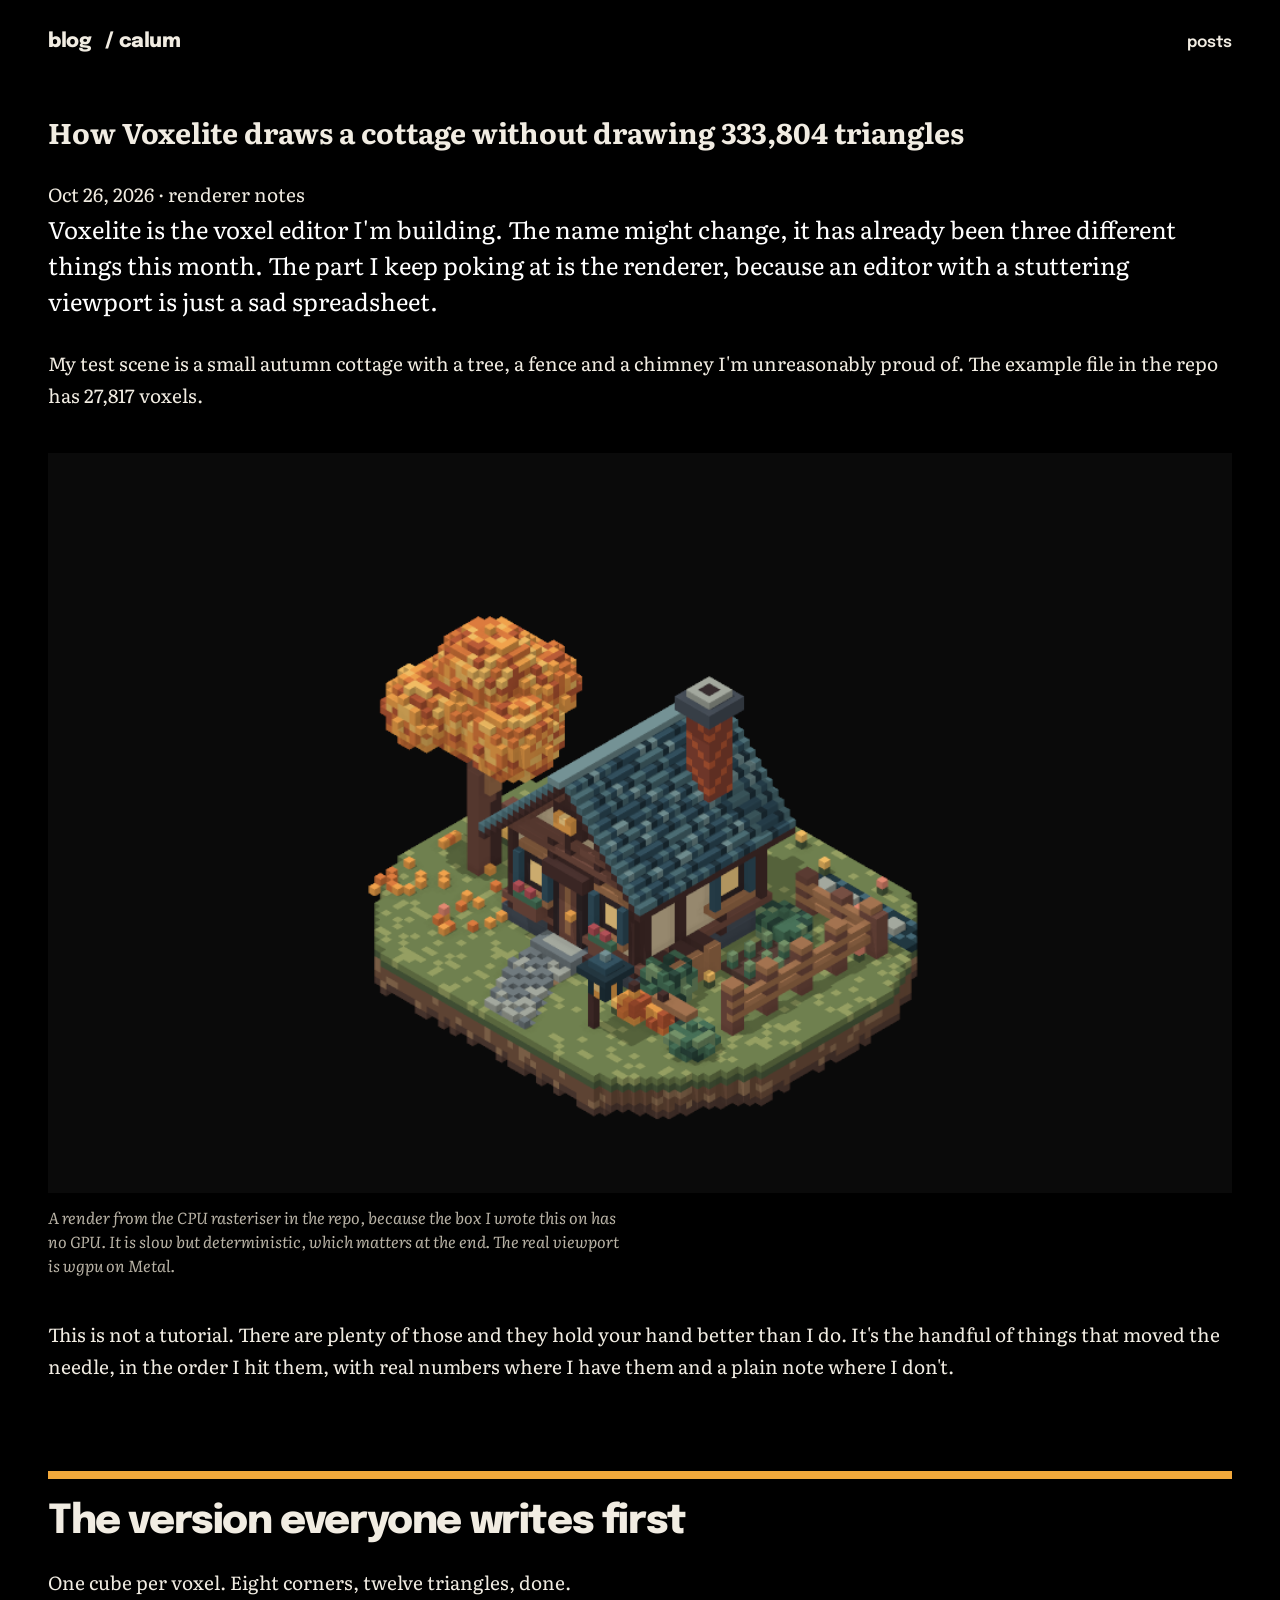
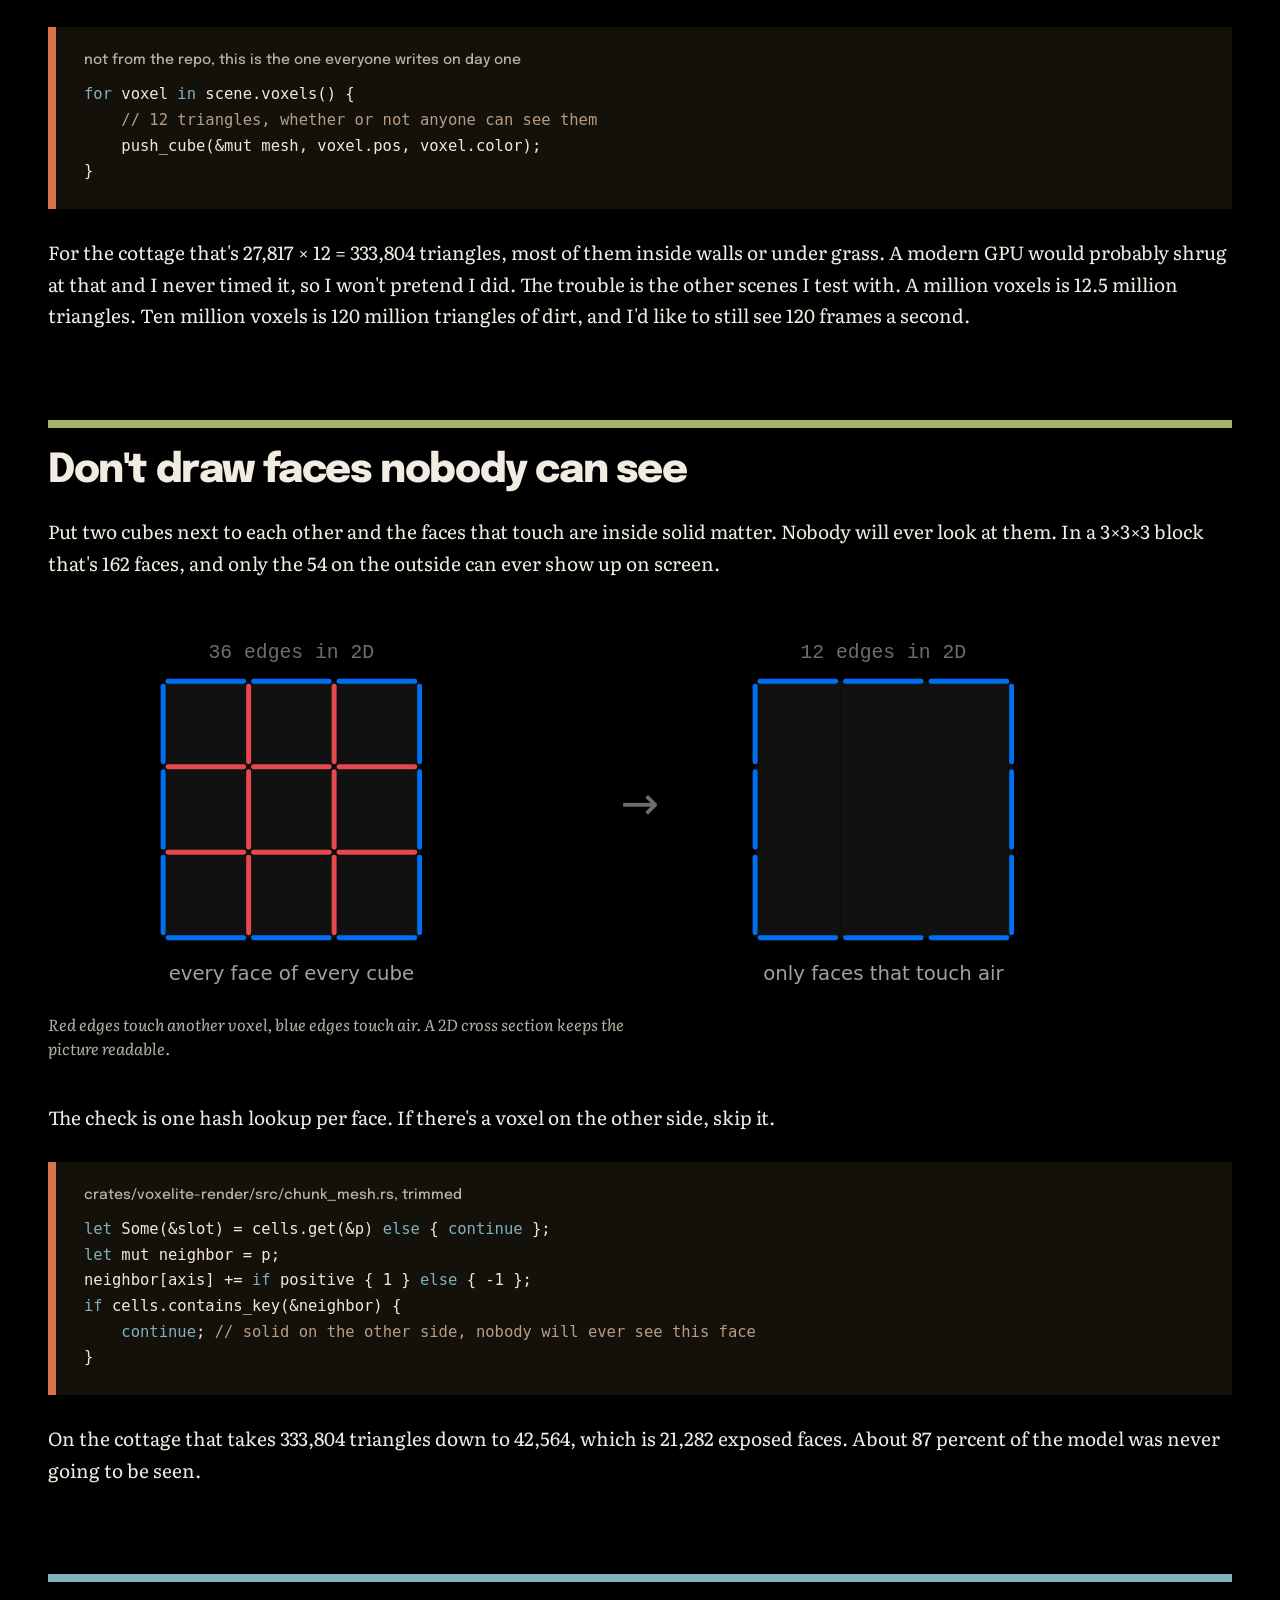
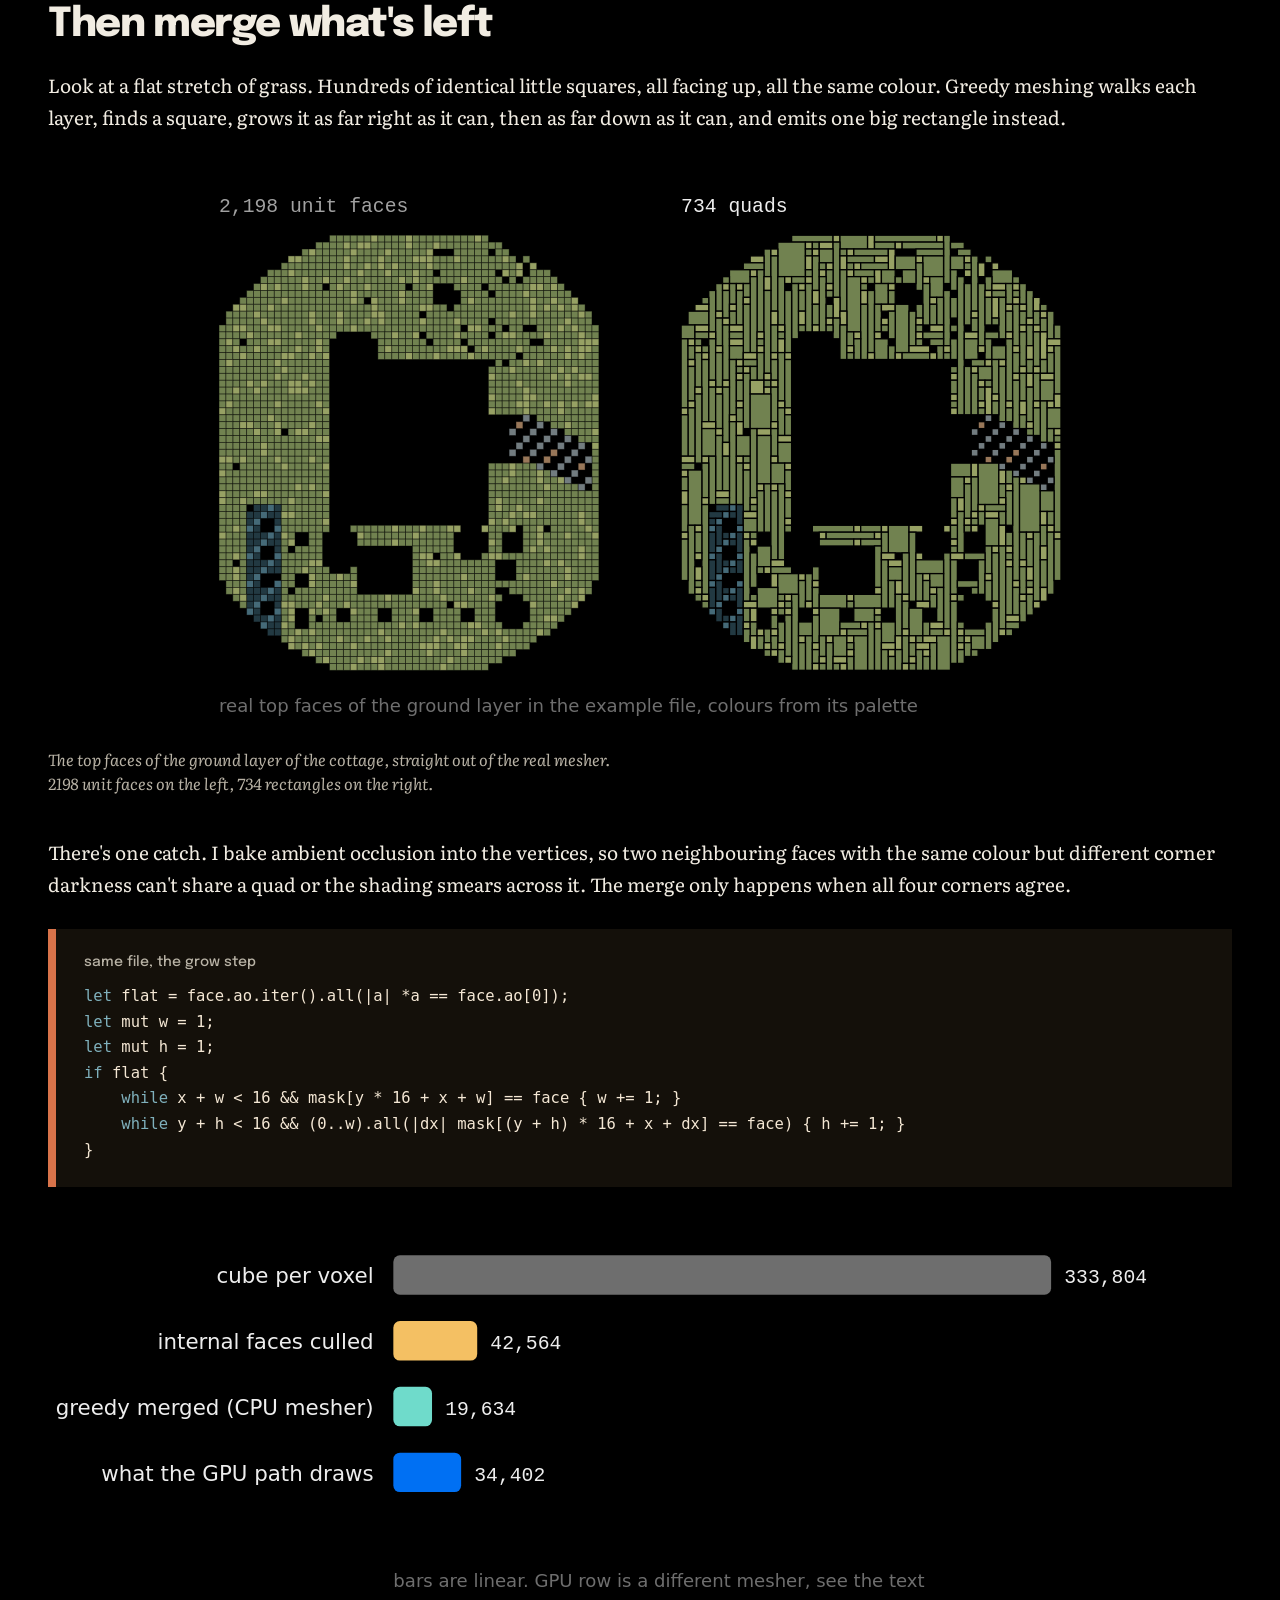
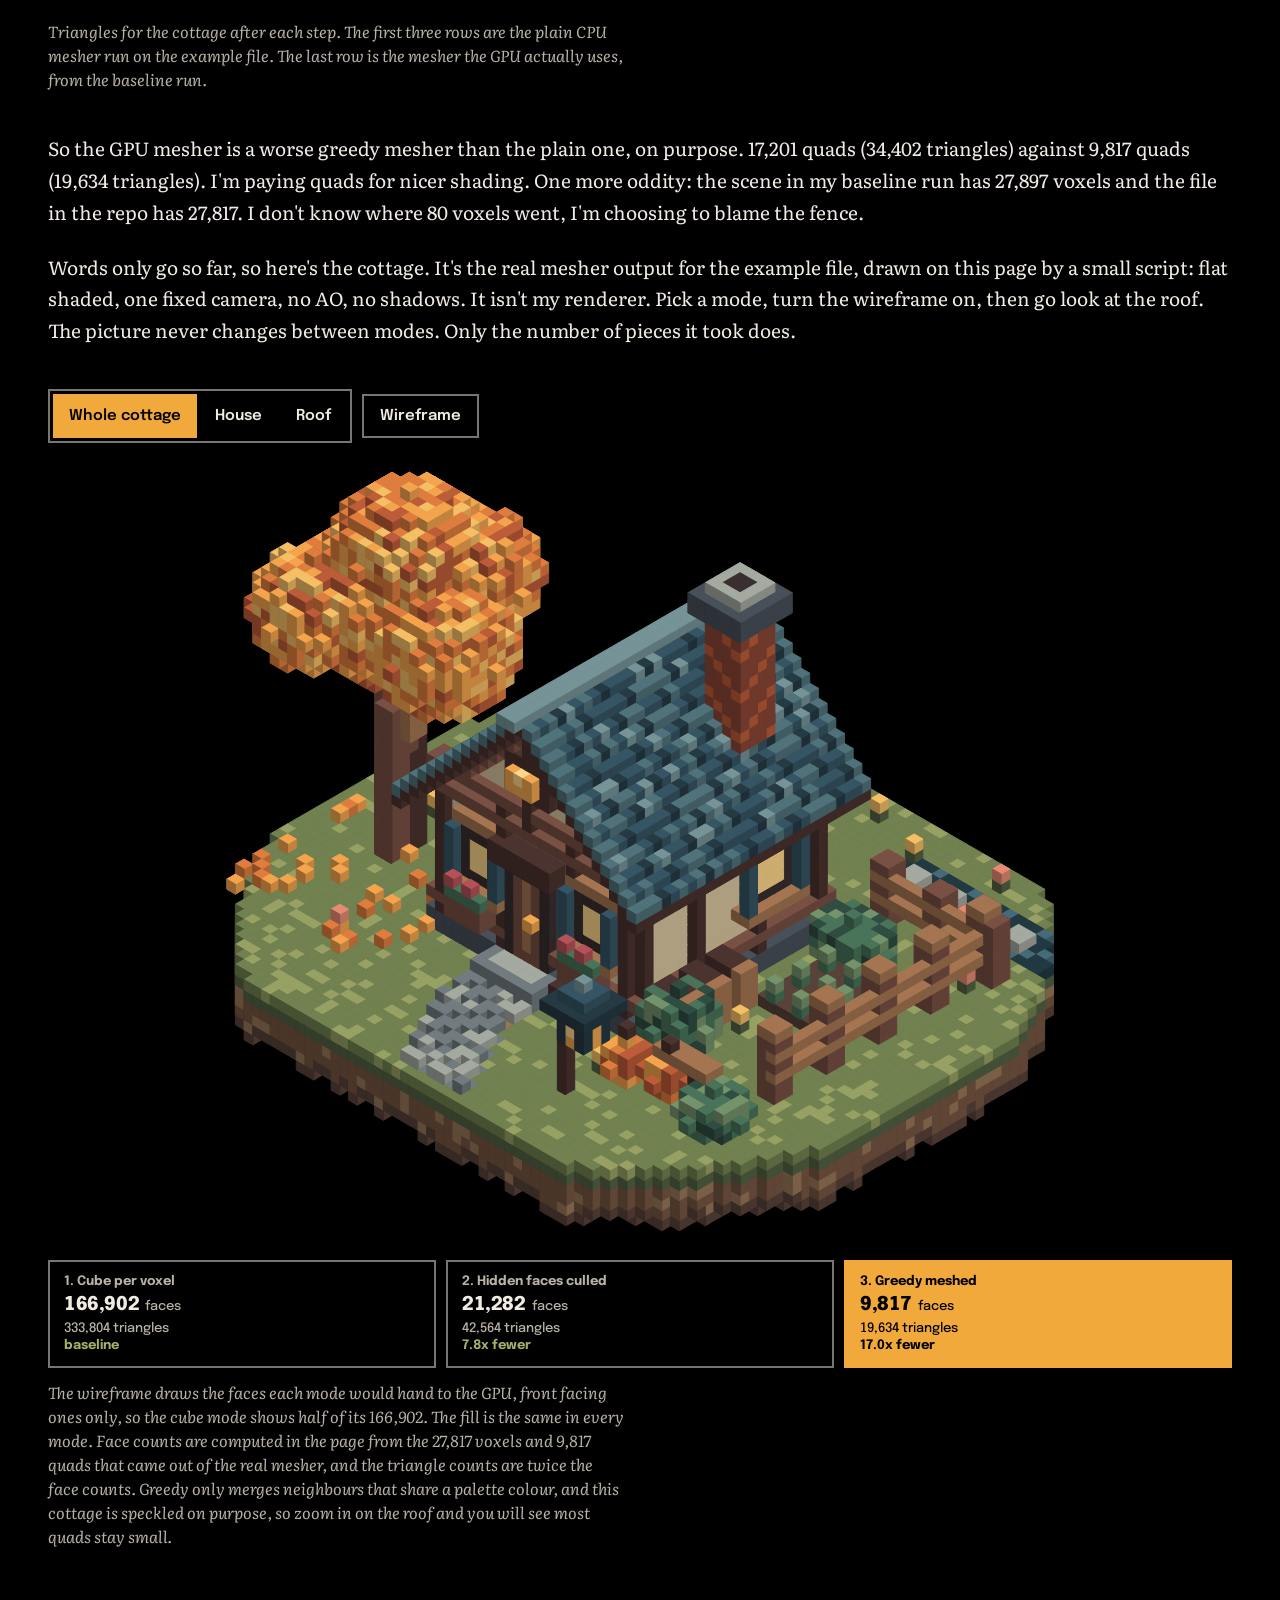
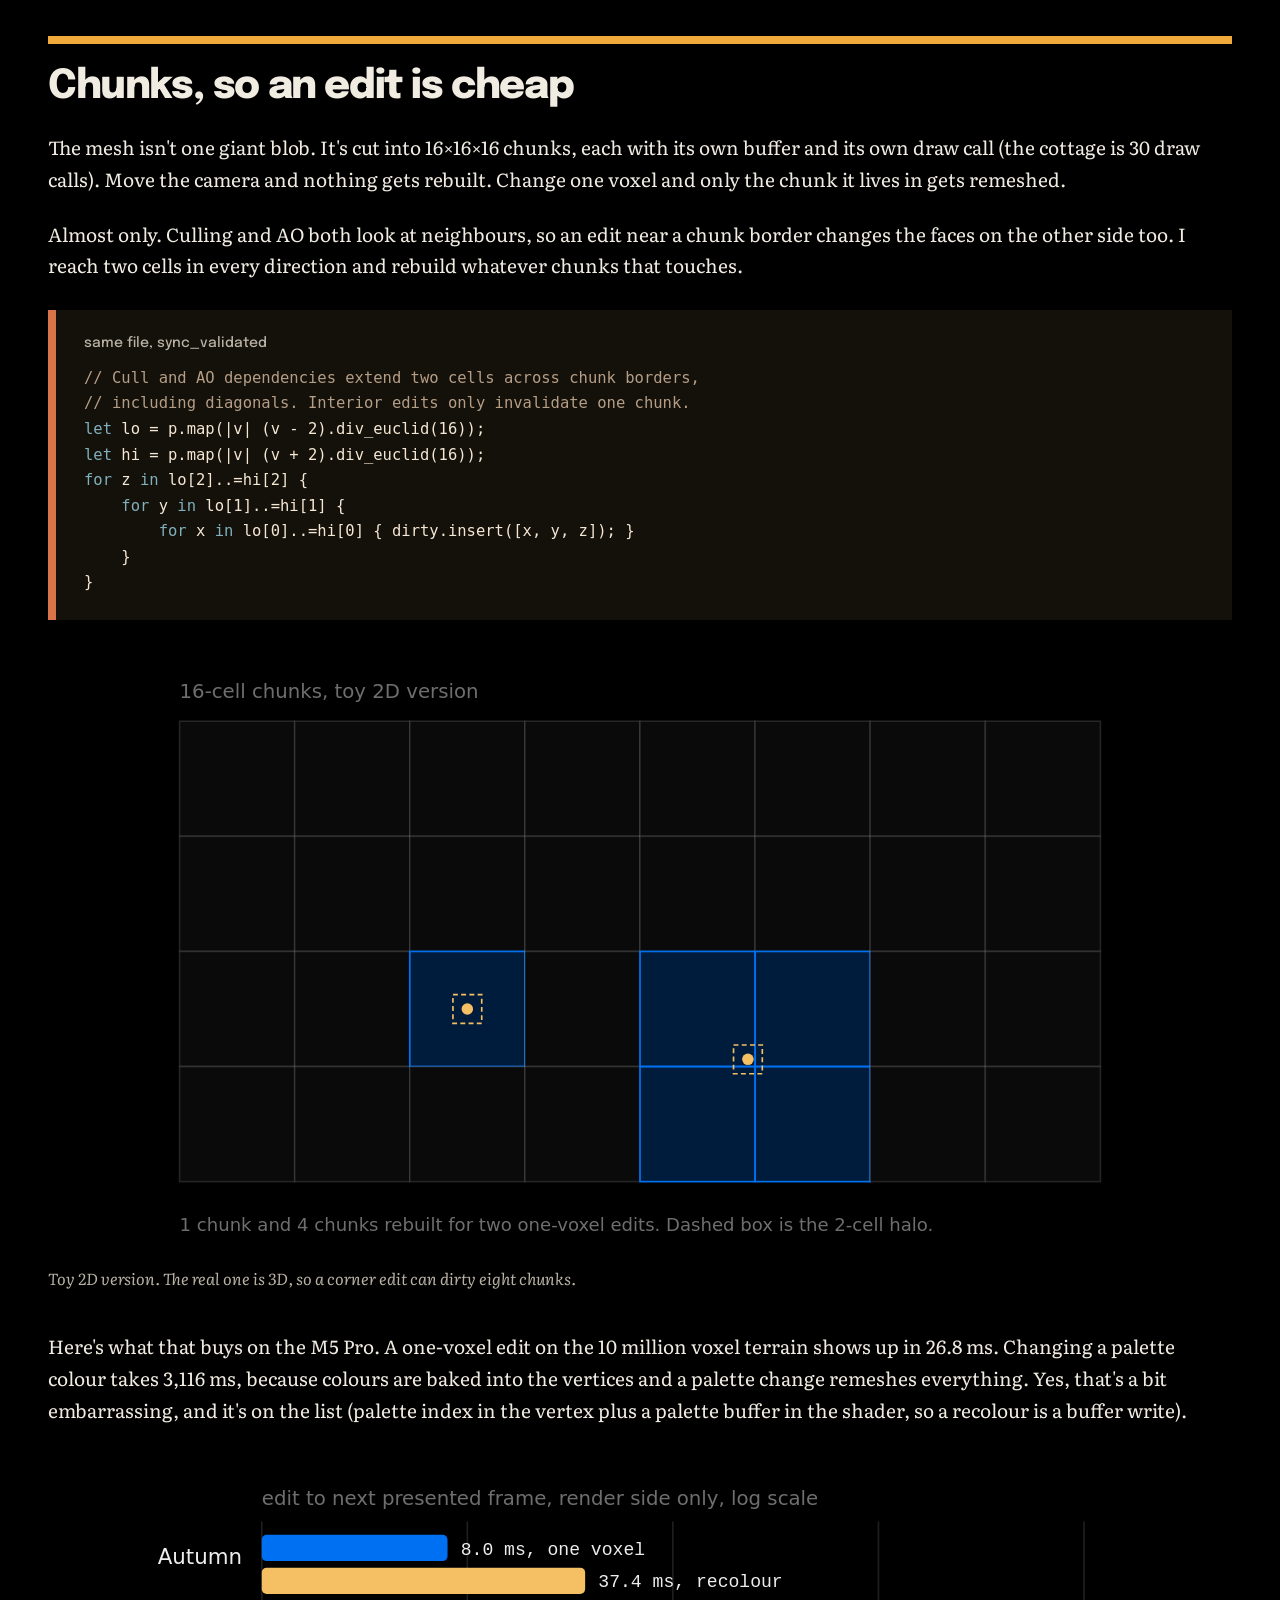
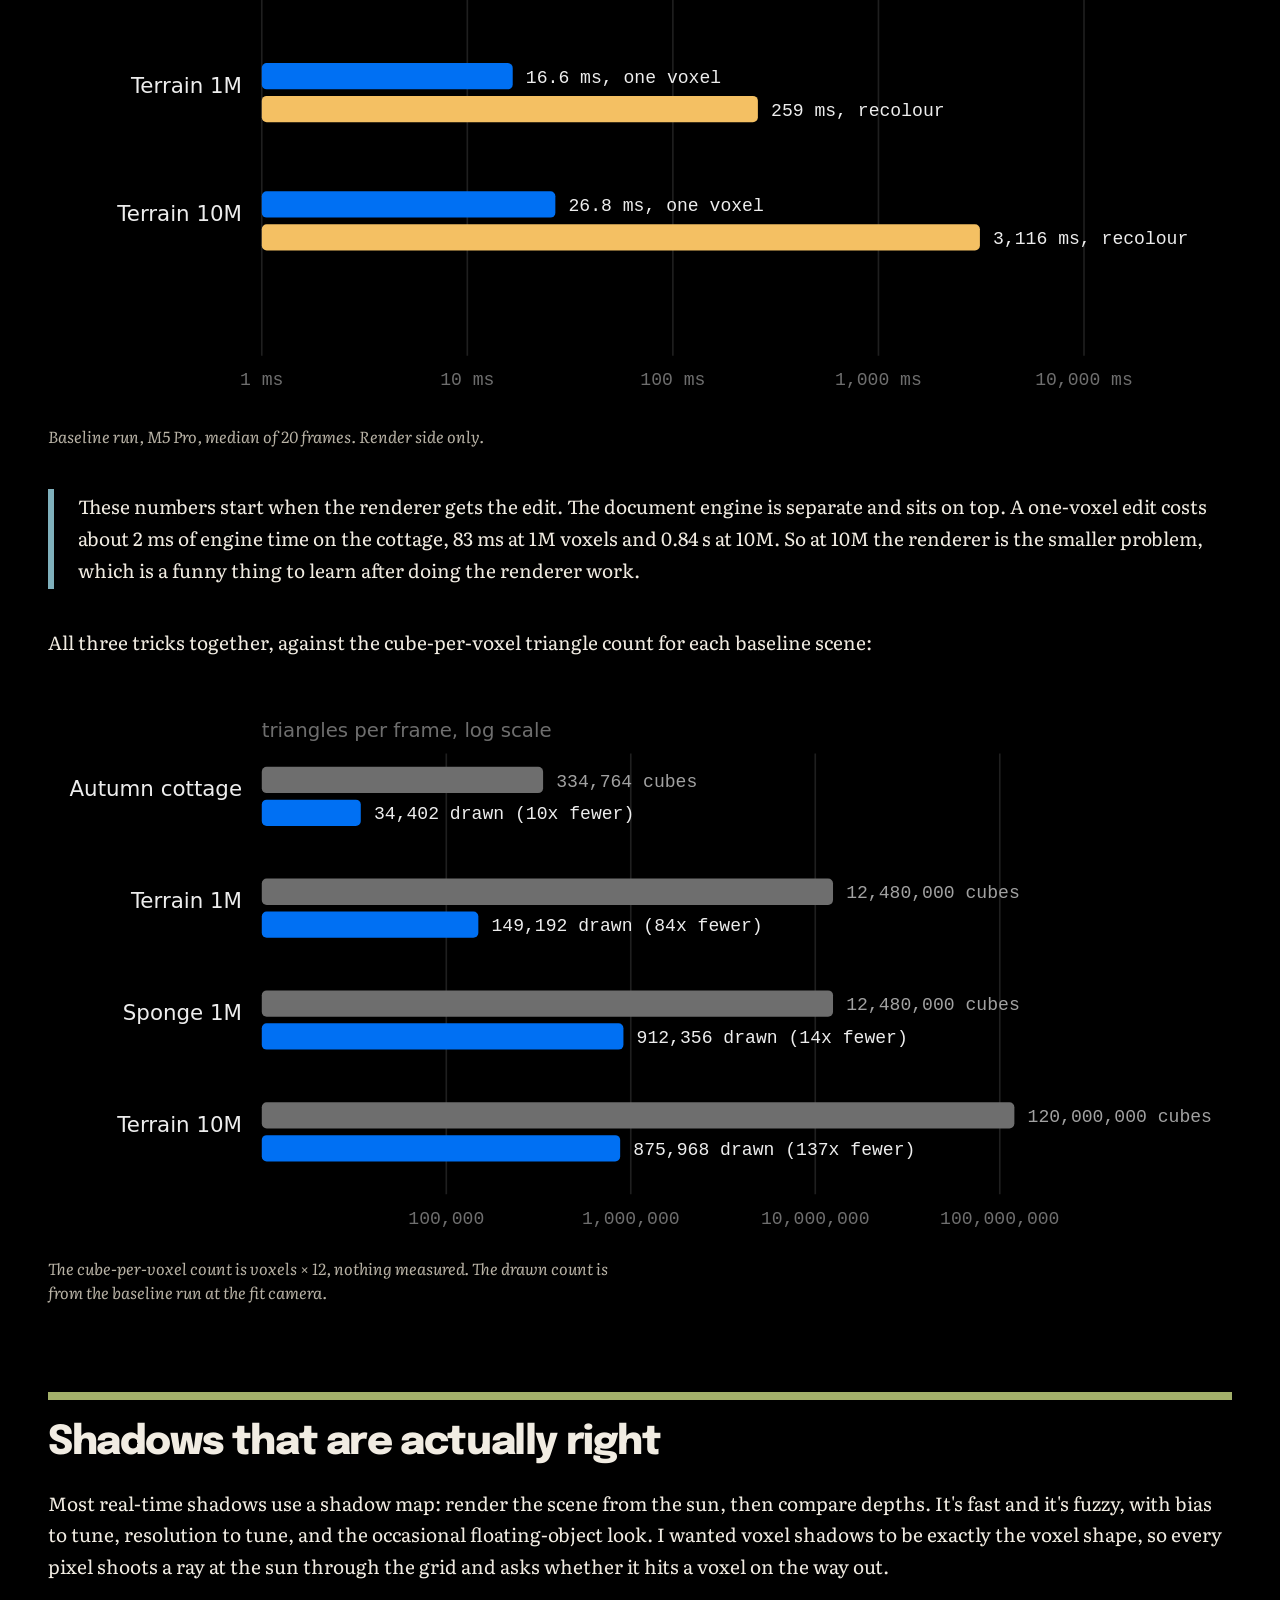
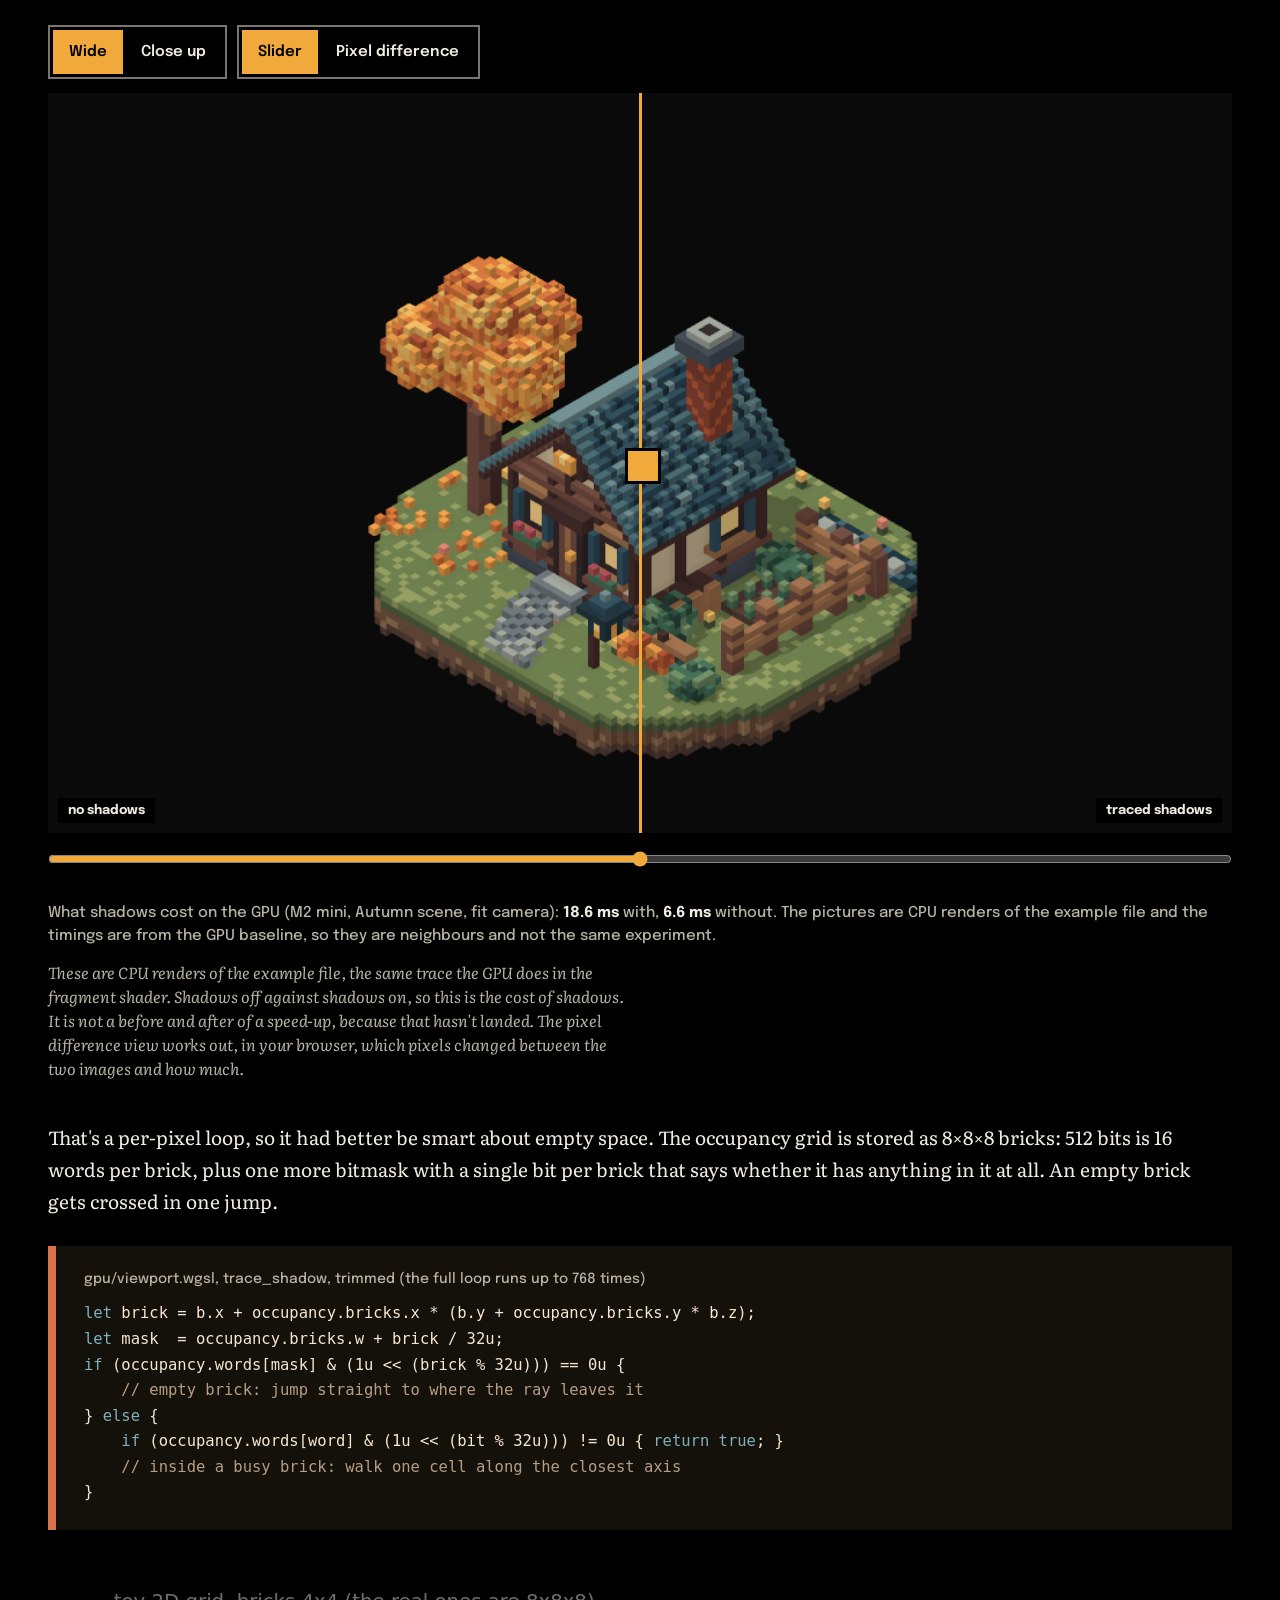
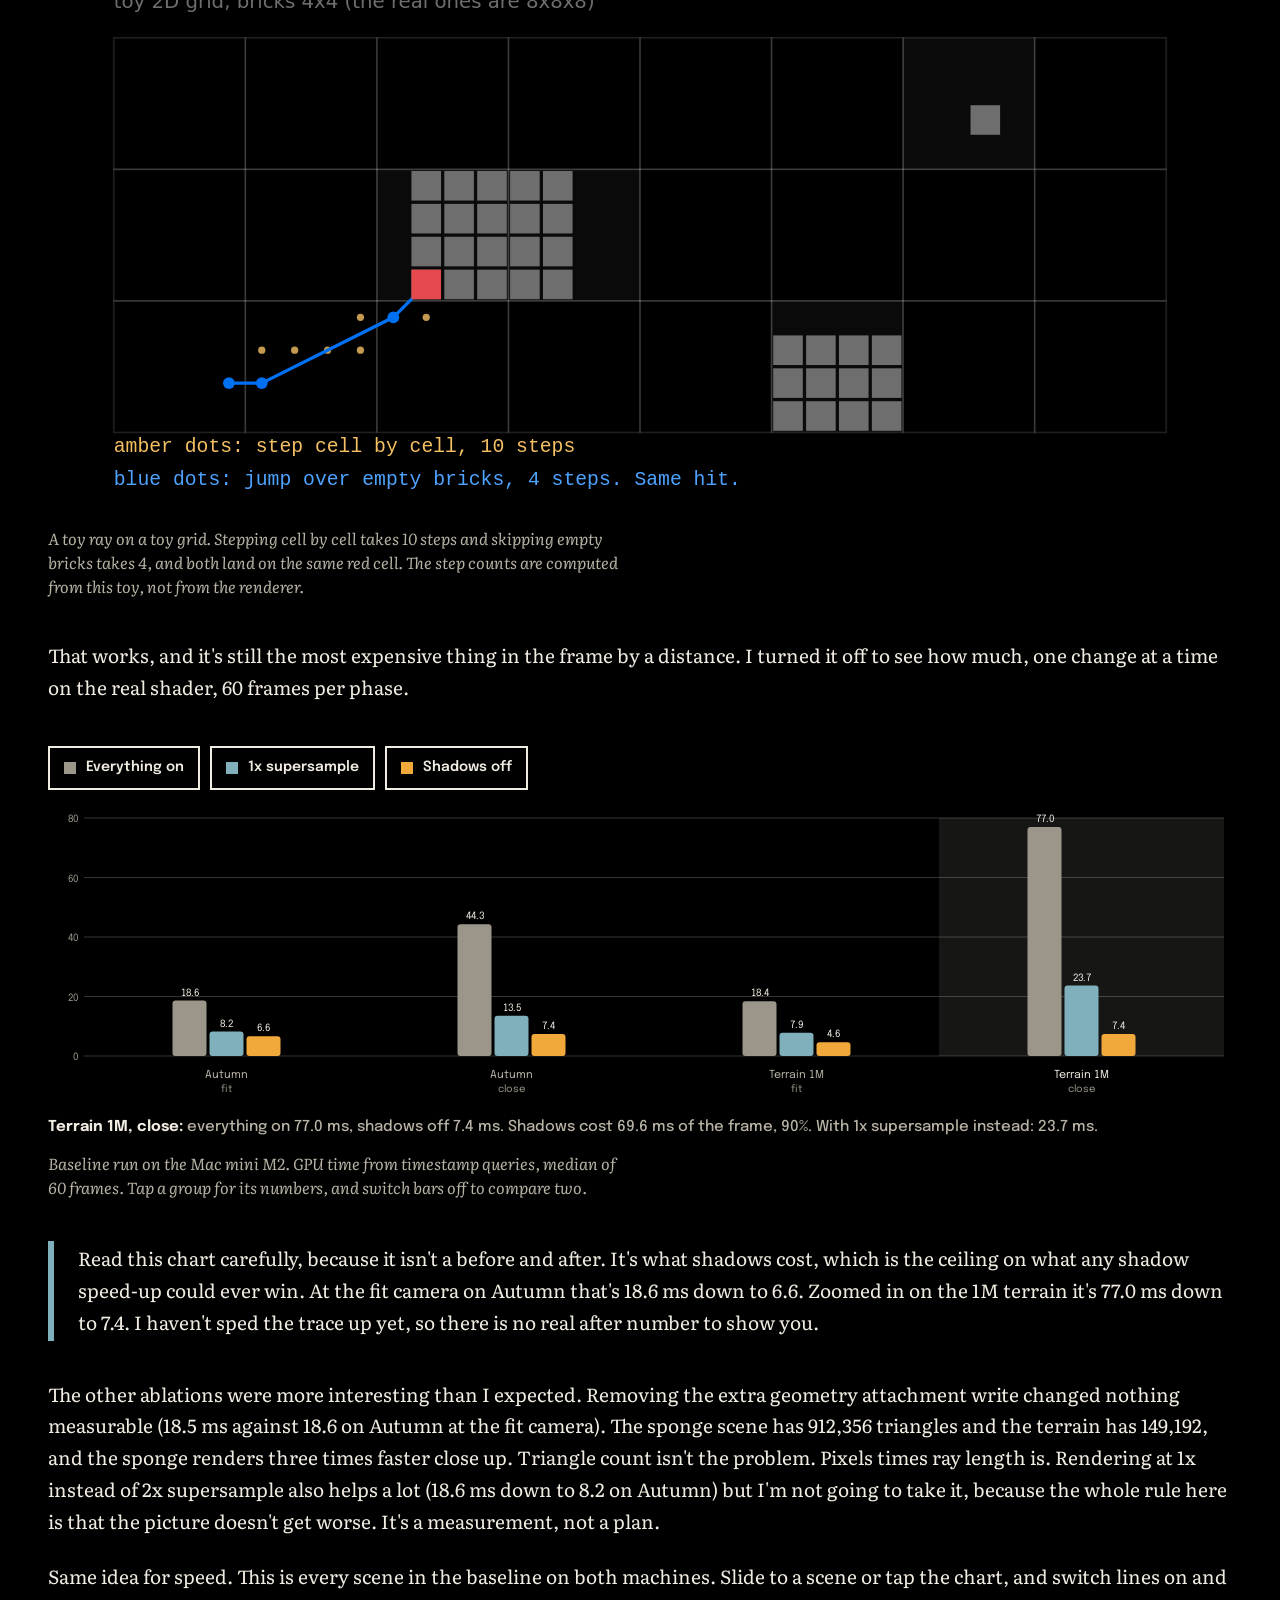
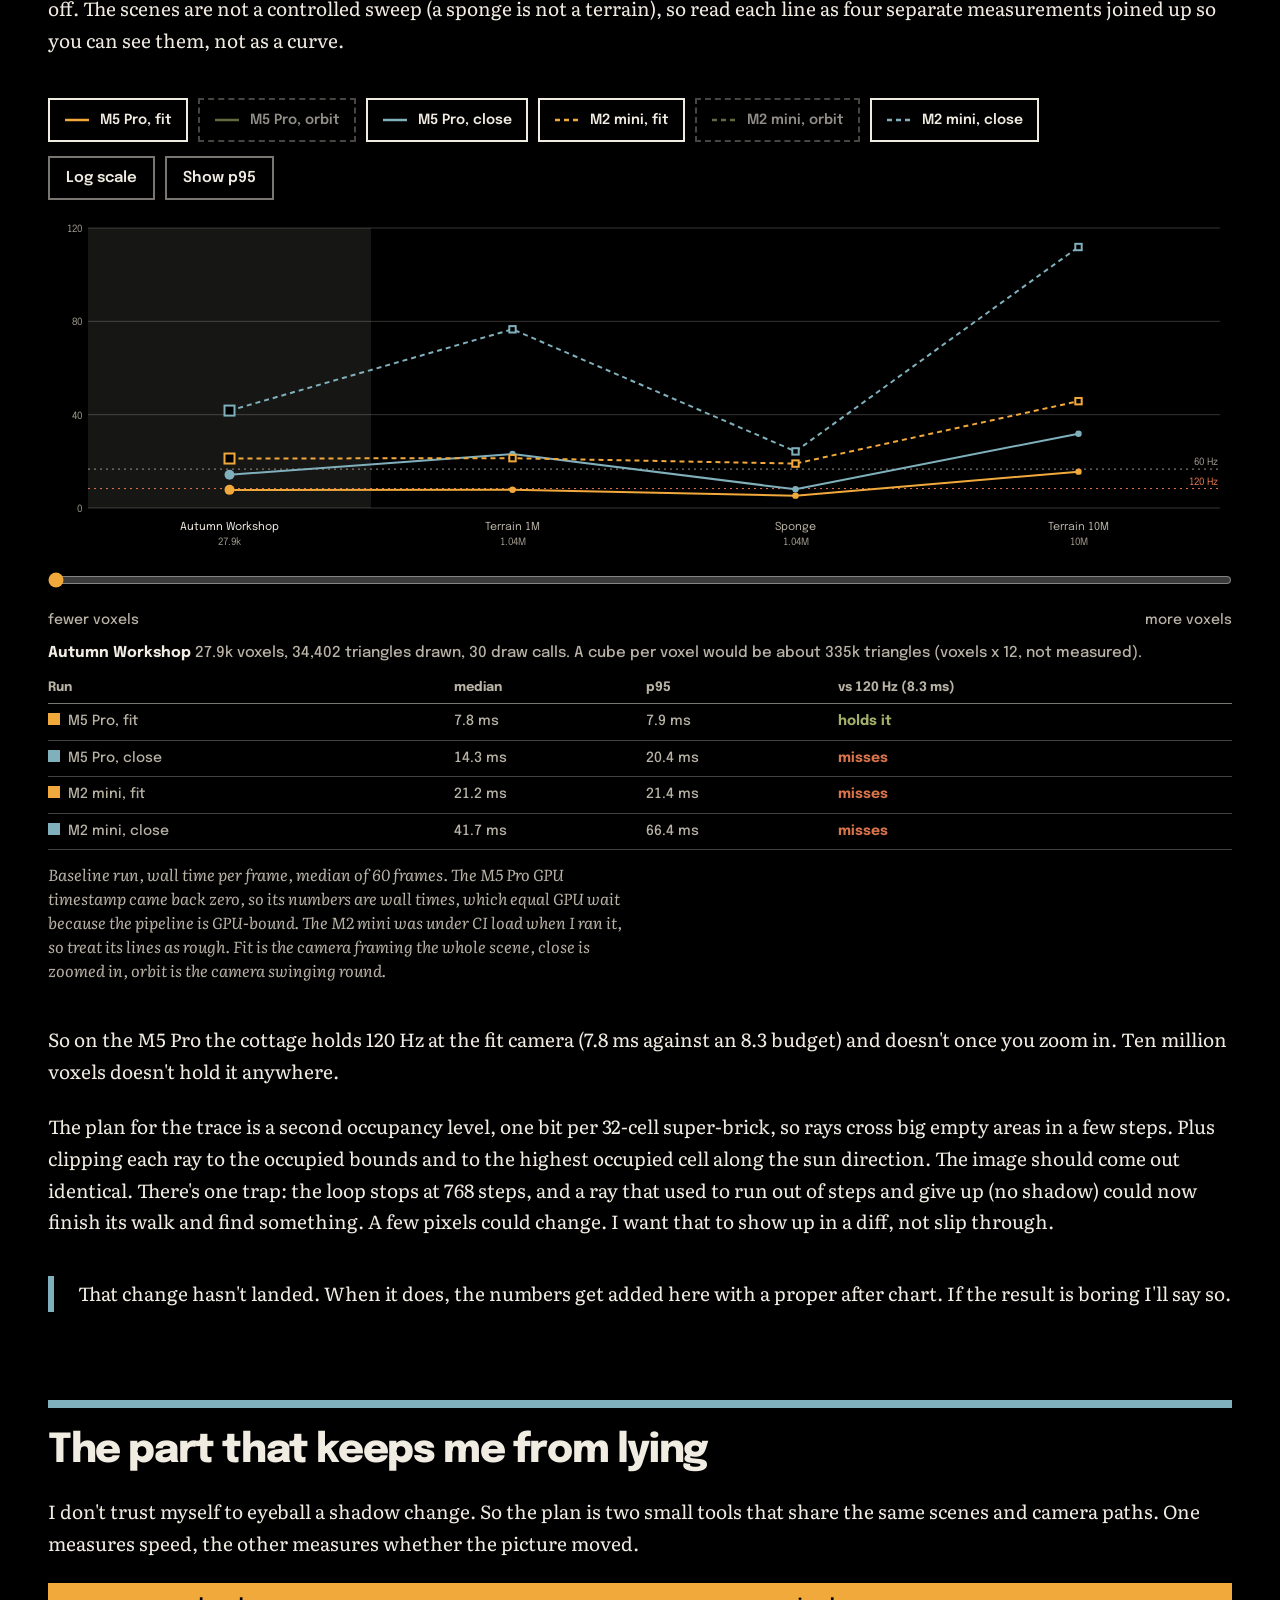
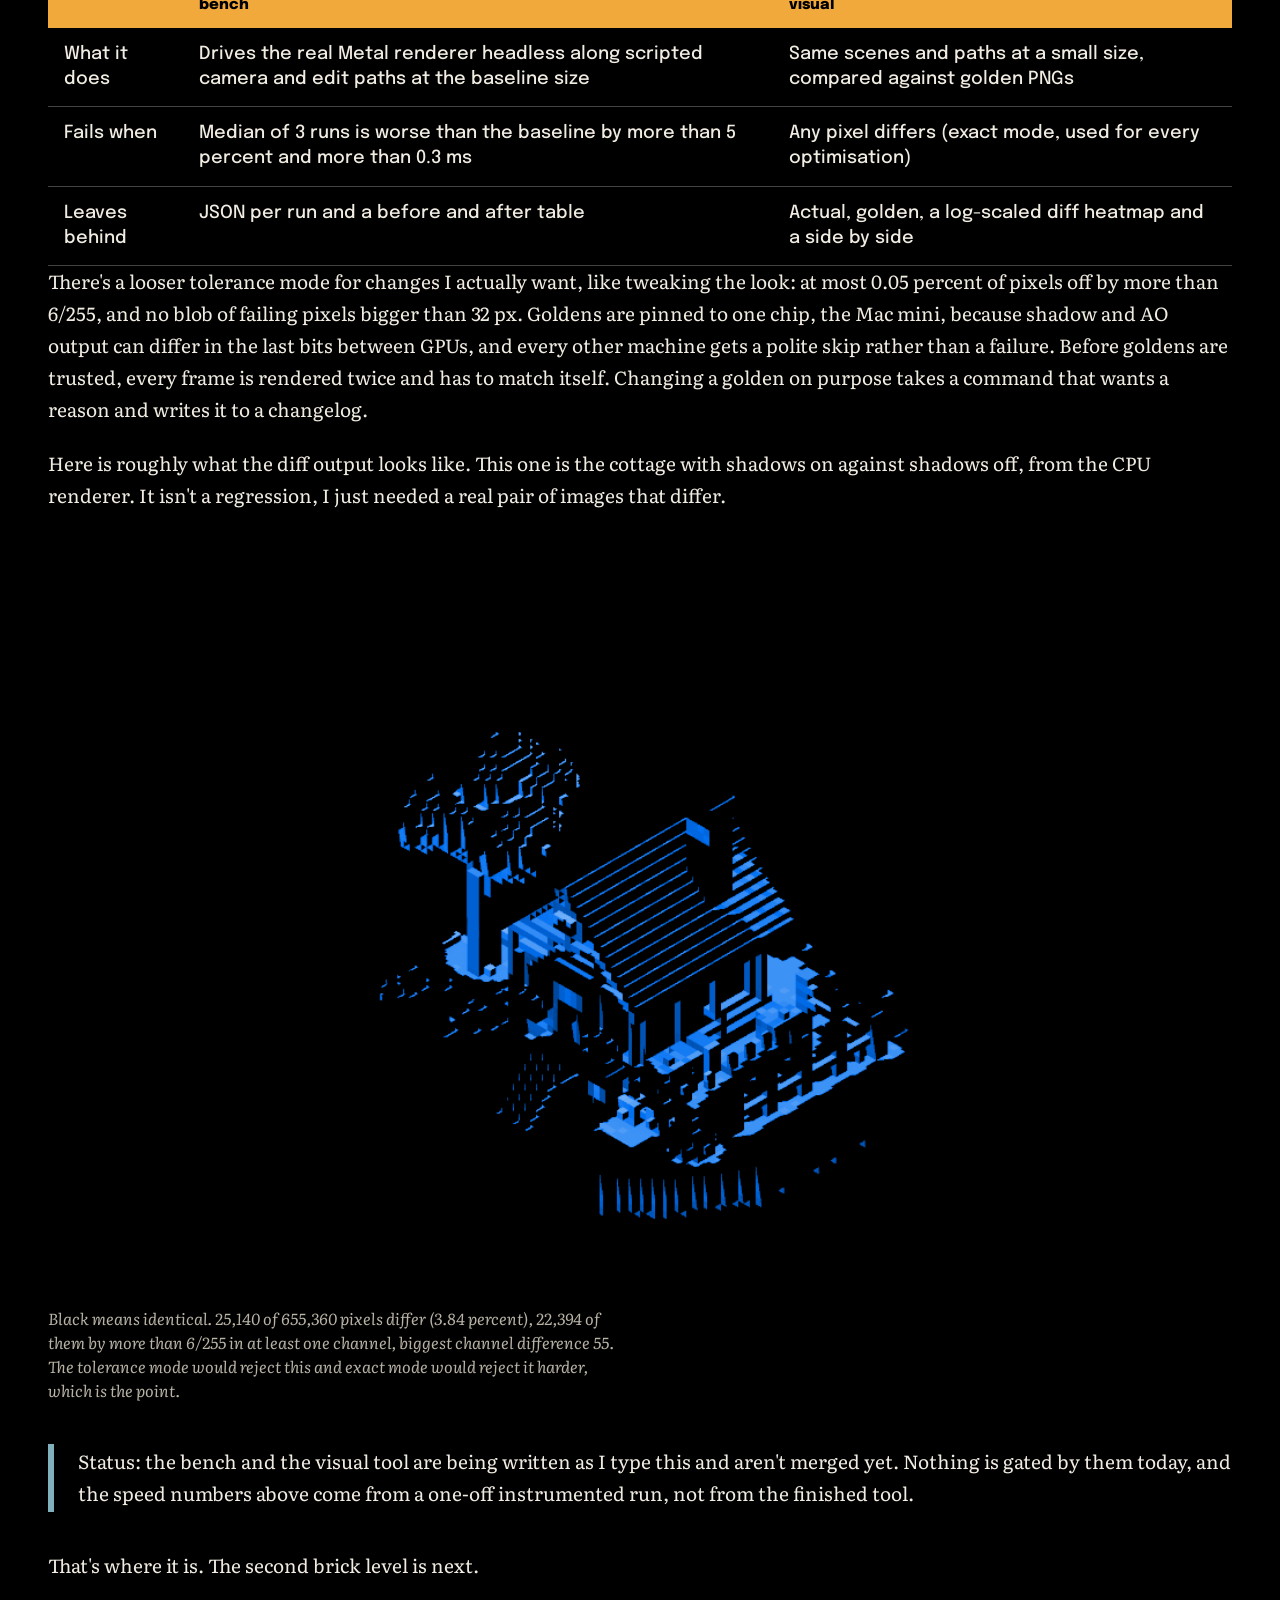
<file: posts/voxelite-renderer/index.html>
<!doctype html>
<html lang="en"><head><meta charset="utf-8">
<meta name="viewport" content="width=device-width, initial-scale=1">
<title>How Voxelite draws a cottage without drawing 333,804 triangles</title>
<meta name="description" content="Culling, greedy meshing, chunks, exact voxel shadows and a bench that keeps me honest, with the real numbers from my renderer.">
<meta name="theme-color" content="#000000">
<meta property="og:title" content="How Voxelite draws a cottage without drawing 333,804 triangles"><meta property="og:description" content="Culling, greedy meshing, chunks, exact voxel shadows and a bench that keeps me honest, with the real numbers from my renderer."><meta property="og:type" content="article">
<link rel="stylesheet" href="../../assets/style.css">
<script>document.documentElement.className+=" js"</script>
</head><body>
<header class="site"><div class="wrap"><a class="brand" href="../../">blog <span>/ calum</span></a><nav><a href="../../">posts</a></nav></div></header>
<main><div class="wrap">
<article>
<h1>How Voxelite draws a cottage without drawing 333,804 triangles</h1>
<div class="meta">Oct 26, 2026 &middot; renderer notes</div>
<p class="lede">Voxelite is the voxel editor I'm building. The name might change, it has already been three different things this month. The part I keep poking at is the renderer, because an editor with a stuttering viewport is just a sad spreadsheet.</p>
<p>My test scene is a small autumn cottage with a tree, a fence and a chimney I'm unreasonably proud of. The example file in the repo has 27,817 voxels.</p>
<figure><div class="tile"><img src="../../img/wide_full.png" alt="Isometric render of a voxel cottage with an orange autumn tree" loading="lazy"></div><figcaption>A render from the CPU rasteriser in the repo, because the box I wrote this on has no GPU. It is slow but deterministic, which matters at the end. The real viewport is wgpu on Metal.</figcaption></figure>
<p>This is not a tutorial. There are plenty of those and they hold your hand better than I do. It's the handful of things that moved the needle, in the order I hit them, with real numbers where I have them and a plain note where I don't.</p>

<h2>The version everyone writes first</h2>
<p>One cube per voxel. Eight corners, twelve triangles, done.</p>
<pre><span class="cap">not from the repo, this is the one everyone writes on day one</span><code><span class="k">for</span> voxel <span class="k">in</span> scene.voxels() {
    <span class="c">// 12 triangles, whether or not anyone can see them</span>
    push_cube(&amp;mut mesh, voxel.pos, voxel.color);
}</code></pre>
<p>For the cottage that's 27,817 &times; 12 = 333,804 triangles, most of them inside walls or under grass. A modern GPU would probably shrug at that and I never timed it, so I won't pretend I did. The trouble is the other scenes I test with. A million voxels is 12.5 million triangles. Ten million voxels is 120 million triangles of dirt, and I'd like to still see 120 frames a second.</p>

<h2>Don't draw faces nobody can see</h2>
<p>Put two cubes next to each other and the faces that touch are inside solid matter. Nobody will ever look at them. In a 3&times;3&times;3 block that's 162 faces, and only the 54 on the outside can ever show up on screen.</p>
<figure><div class="tile"><svg viewBox="0 0 720 230" role="img" aria-labelledby="t d" xmlns="http://www.w3.org/2000/svg" font-family="-apple-system, 'SF Pro Display', system-ui, sans-serif"><title id="t">Hidden faces on a block of voxels</title><desc id="d">A three by three cross section. Left shows every face of every cube. Right keeps only the faces on the outside.</desc><rect x="70" y="36" width="52" height="52" fill="#111" /><rect x="70" y="88" width="52" height="52" fill="#111" /><rect x="70" y="140" width="52" height="52" fill="#111" /><rect x="122" y="36" width="52" height="52" fill="#111" /><rect x="122" y="88" width="52" height="52" fill="#111" /><rect x="122" y="140" width="52" height="52" fill="#111" /><rect x="174" y="36" width="52" height="52" fill="#111" /><rect x="174" y="88" width="52" height="52" fill="#111" /><rect x="174" y="140" width="52" height="52" fill="#111" /><line x1="70" x2="70" y1="39" y2="85" stroke="#0070f3" stroke-width="3" stroke-linecap="round"/><line x1="70" x2="70" y1="91" y2="137" stroke="#0070f3" stroke-width="3" stroke-linecap="round"/><line x1="70" x2="70" y1="143" y2="189" stroke="#0070f3" stroke-width="3" stroke-linecap="round"/><line x1="122" x2="122" y1="39" y2="85" stroke="#e5484d" stroke-width="3" stroke-linecap="round"/><line x1="122" x2="122" y1="91" y2="137" stroke="#e5484d" stroke-width="3" stroke-linecap="round"/><line x1="122" x2="122" y1="143" y2="189" stroke="#e5484d" stroke-width="3" stroke-linecap="round"/><line x1="174" x2="174" y1="39" y2="85" stroke="#e5484d" stroke-width="3" stroke-linecap="round"/><line x1="174" x2="174" y1="91" y2="137" stroke="#e5484d" stroke-width="3" stroke-linecap="round"/><line x1="174" x2="174" y1="143" y2="189" stroke="#e5484d" stroke-width="3" stroke-linecap="round"/><line x1="226" x2="226" y1="39" y2="85" stroke="#0070f3" stroke-width="3" stroke-linecap="round"/><line x1="226" x2="226" y1="91" y2="137" stroke="#0070f3" stroke-width="3" stroke-linecap="round"/><line x1="226" x2="226" y1="143" y2="189" stroke="#0070f3" stroke-width="3" stroke-linecap="round"/><line x1="73" x2="119" y1="36" y2="36" stroke="#0070f3" stroke-width="3" stroke-linecap="round"/><line x1="125" x2="171" y1="36" y2="36" stroke="#0070f3" stroke-width="3" stroke-linecap="round"/><line x1="177" x2="223" y1="36" y2="36" stroke="#0070f3" stroke-width="3" stroke-linecap="round"/><line x1="73" x2="119" y1="88" y2="88" stroke="#e5484d" stroke-width="3" stroke-linecap="round"/><line x1="125" x2="171" y1="88" y2="88" stroke="#e5484d" stroke-width="3" stroke-linecap="round"/><line x1="177" x2="223" y1="88" y2="88" stroke="#e5484d" stroke-width="3" stroke-linecap="round"/><line x1="73" x2="119" y1="140" y2="140" stroke="#e5484d" stroke-width="3" stroke-linecap="round"/><line x1="125" x2="171" y1="140" y2="140" stroke="#e5484d" stroke-width="3" stroke-linecap="round"/><line x1="177" x2="223" y1="140" y2="140" stroke="#e5484d" stroke-width="3" stroke-linecap="round"/><line x1="73" x2="119" y1="192" y2="192" stroke="#0070f3" stroke-width="3" stroke-linecap="round"/><line x1="125" x2="171" y1="192" y2="192" stroke="#0070f3" stroke-width="3" stroke-linecap="round"/><line x1="177" x2="223" y1="192" y2="192" stroke="#0070f3" stroke-width="3" stroke-linecap="round"/><rect x="430" y="36" width="52" height="52" fill="#111" /><rect x="430" y="88" width="52" height="52" fill="#111" /><rect x="430" y="140" width="52" height="52" fill="#111" /><rect x="482" y="36" width="52" height="52" fill="#111" /><rect x="482" y="88" width="52" height="52" fill="#111" /><rect x="482" y="140" width="52" height="52" fill="#111" /><rect x="534" y="36" width="52" height="52" fill="#111" /><rect x="534" y="88" width="52" height="52" fill="#111" /><rect x="534" y="140" width="52" height="52" fill="#111" /><line x1="430" x2="430" y1="39" y2="85" stroke="#0070f3" stroke-width="3" stroke-linecap="round"/><line x1="430" x2="430" y1="91" y2="137" stroke="#0070f3" stroke-width="3" stroke-linecap="round"/><line x1="430" x2="430" y1="143" y2="189" stroke="#0070f3" stroke-width="3" stroke-linecap="round"/><line x1="586" x2="586" y1="39" y2="85" stroke="#0070f3" stroke-width="3" stroke-linecap="round"/><line x1="586" x2="586" y1="91" y2="137" stroke="#0070f3" stroke-width="3" stroke-linecap="round"/><line x1="586" x2="586" y1="143" y2="189" stroke="#0070f3" stroke-width="3" stroke-linecap="round"/><line x1="433" x2="479" y1="36" y2="36" stroke="#0070f3" stroke-width="3" stroke-linecap="round"/><line x1="485" x2="531" y1="36" y2="36" stroke="#0070f3" stroke-width="3" stroke-linecap="round"/><line x1="537" x2="583" y1="36" y2="36" stroke="#0070f3" stroke-width="3" stroke-linecap="round"/><line x1="433" x2="479" y1="192" y2="192" stroke="#0070f3" stroke-width="3" stroke-linecap="round"/><line x1="485" x2="531" y1="192" y2="192" stroke="#0070f3" stroke-width="3" stroke-linecap="round"/><line x1="537" x2="583" y1="192" y2="192" stroke="#0070f3" stroke-width="3" stroke-linecap="round"/><text x="148.0" y="218" font-size="12" fill="#a1a1a1" text-anchor="middle" font-weight="400">every face of every cube</text><text x="508.0" y="218" font-size="12" fill="#a1a1a1" text-anchor="middle" font-weight="400">only faces that touch air</text><text x="148.0" y="22" font-size="12" fill="#6e6e6e" text-anchor="middle" font-weight="400" font-family="ui-monospace, 'SF Mono', monospace">36 edges in 2D</text><text x="508.0" y="22" font-size="12" fill="#6e6e6e" text-anchor="middle" font-weight="400" font-family="ui-monospace, 'SF Mono', monospace">12 edges in 2D</text><text x="360" y="120" font-size="28" fill="#6e6e6e" text-anchor="middle" font-weight="400">→</text></svg></div><figcaption>Red edges touch another voxel, blue edges touch air. A 2D cross section keeps the picture readable.</figcaption></figure>
<p>The check is one hash lookup per face. If there's a voxel on the other side, skip it.</p>
<pre><span class="cap">crates/voxelite-render/src/chunk_mesh.rs, trimmed</span><code><span class="k">let</span> Some(&amp;slot) = cells.get(&amp;p) <span class="k">else</span> { <span class="k">continue</span> };
<span class="k">let</span> mut neighbor = p;
neighbor[axis] += <span class="k">if</span> positive { 1 } <span class="k">else</span> { -1 };
<span class="k">if</span> cells.contains_key(&amp;neighbor) {
    <span class="k">continue</span>; <span class="c">// solid on the other side, nobody will ever see this face</span>
}</code></pre>
<p>On the cottage that takes 333,804 triangles down to 42,564, which is 21,282 exposed faces. About 87 percent of the model was never going to be seen.</p>

<h2>Then merge what's left</h2>
<p>Look at a flat stretch of grass. Hundreds of identical little squares, all facing up, all the same colour. Greedy meshing walks each layer, finds a square, grows it as far right as it can, then as far down as it can, and emits one big rectangle instead.</p>
<figure><div class="tile"><svg viewBox="0 0 720 340" role="img" aria-labelledby="t d" xmlns="http://www.w3.org/2000/svg" font-family="-apple-system, 'SF Pro Display', system-ui, sans-serif"><title id="t">Greedy merging on a real layer of the cottage</title><desc id="d">Top faces of the ground layer of the cottage, 2198 unit faces on the left, 734 merged rectangles on the right.</desc><rect x="171.2" y="36.0" width="4.2" height="4.2" fill="rgb(113,130,80)" stroke="rgba(0,0,0,.5)" stroke-width=".5"/><rect x="175.4" y="36.0" width="4.2" height="4.2" fill="rgb(113,130,80)" stroke="rgba(0,0,0,.5)" stroke-width=".5"/><rect x="179.6" y="36.0" width="4.2" height="4.2" fill="rgb(113,130,80)" stroke="rgba(0,0,0,.5)" stroke-width=".5"/><rect x="183.8" y="36.0" width="4.2" height="4.2" fill="rgb(113,130,80)" stroke="rgba(0,0,0,.5)" stroke-width=".5"/><rect x="188.0" y="36.0" width="4.2" height="4.2" fill="rgb(113,130,80)" stroke="rgba(0,0,0,.5)" stroke-width=".5"/><rect x="192.2" y="36.0" width="4.2" height="4.2" fill="rgb(113,130,80)" stroke="rgba(0,0,0,.5)" stroke-width=".5"/><rect x="196.4" y="36.0" width="4.2" height="4.2" fill="rgb(151,161,100)" stroke="rgba(0,0,0,.5)" stroke-width=".5"/><rect x="200.6" y="36.0" width="4.2" height="4.2" fill="rgb(113,130,80)" stroke="rgba(0,0,0,.5)" stroke-width=".5"/><rect x="200.6" y="40.2" width="4.2" height="4.2" fill="rgb(113,130,80)" stroke="rgba(0,0,0,.5)" stroke-width=".5"/><rect x="204.8" y="36.0" width="4.2" height="4.2" fill="rgb(113,130,80)" stroke="rgba(0,0,0,.5)" stroke-width=".5"/><rect x="204.8" y="40.2" width="4.2" height="4.2" fill="rgb(113,130,80)" stroke="rgba(0,0,0,.5)" stroke-width=".5"/><rect x="209.0" y="36.0" width="4.2" height="4.2" fill="rgb(113,130,80)" stroke="rgba(0,0,0,.5)" stroke-width=".5"/><rect x="209.0" y="40.2" width="4.2" height="4.2" fill="rgb(113,130,80)" stroke="rgba(0,0,0,.5)" stroke-width=".5"/><rect x="213.2" y="36.0" width="4.2" height="4.2" fill="rgb(113,130,80)" stroke="rgba(0,0,0,.5)" stroke-width=".5"/><rect x="213.2" y="40.2" width="4.2" height="4.2" fill="rgb(113,130,80)" stroke="rgba(0,0,0,.5)" stroke-width=".5"/><rect x="217.4" y="36.0" width="4.2" height="4.2" fill="rgb(151,161,100)" stroke="rgba(0,0,0,.5)" stroke-width=".5"/><rect x="217.4" y="40.2" width="4.2" height="4.2" fill="rgb(151,161,100)" stroke="rgba(0,0,0,.5)" stroke-width=".5"/><rect x="221.6" y="36.0" width="4.2" height="4.2" fill="rgb(113,130,80)" stroke="rgba(0,0,0,.5)" stroke-width=".5"/><rect x="225.8" y="36.0" width="4.2" height="4.2" fill="rgb(113,130,80)" stroke="rgba(0,0,0,.5)" stroke-width=".5"/><rect x="230.0" y="36.0" width="4.2" height="4.2" fill="rgb(113,130,80)" stroke="rgba(0,0,0,.5)" stroke-width=".5"/><rect x="234.2" y="36.0" width="4.2" height="4.2" fill="rgb(113,130,80)" stroke="rgba(0,0,0,.5)" stroke-width=".5"/><rect x="238.4" y="36.0" width="4.2" height="4.2" fill="rgb(113,130,80)" stroke="rgba(0,0,0,.5)" stroke-width=".5"/><rect x="242.6" y="36.0" width="4.2" height="4.2" fill="rgb(113,130,80)" stroke="rgba(0,0,0,.5)" stroke-width=".5"/><rect x="246.8" y="36.0" width="4.2" height="4.2" fill="rgb(113,130,80)" stroke="rgba(0,0,0,.5)" stroke-width=".5"/><rect x="251.0" y="36.0" width="4.2" height="4.2" fill="rgb(113,130,80)" stroke="rgba(0,0,0,.5)" stroke-width=".5"/><rect x="255.2" y="36.0" width="4.2" height="4.2" fill="rgb(113,130,80)" stroke="rgba(0,0,0,.5)" stroke-width=".5"/><rect x="259.4" y="36.0" width="4.2" height="4.2" fill="rgb(151,161,100)" stroke="rgba(0,0,0,.5)" stroke-width=".5"/><rect x="263.6" y="36.0" width="4.2" height="4.2" fill="rgb(113,130,80)" stroke="rgba(0,0,0,.5)" stroke-width=".5"/><rect x="263.6" y="40.2" width="4.2" height="4.2" fill="rgb(113,130,80)" stroke="rgba(0,0,0,.5)" stroke-width=".5"/><rect x="263.6" y="44.4" width="4.2" height="4.2" fill="rgb(113,130,80)" stroke="rgba(0,0,0,.5)" stroke-width=".5"/><rect x="263.6" y="48.6" width="4.2" height="4.2" fill="rgb(113,130,80)" stroke="rgba(0,0,0,.5)" stroke-width=".5"/><rect x="263.6" y="52.8" width="4.2" height="4.2" fill="rgb(113,130,80)" stroke="rgba(0,0,0,.5)" stroke-width=".5"/><rect x="263.6" y="57.0" width="4.2" height="4.2" fill="rgb(113,130,80)" stroke="rgba(0,0,0,.5)" stroke-width=".5"/><rect x="263.6" y="61.2" width="4.2" height="4.2" fill="rgb(113,130,80)" stroke="rgba(0,0,0,.5)" stroke-width=".5"/><rect x="162.8" y="40.2" width="4.2" height="4.2" fill="rgb(113,130,80)" stroke="rgba(0,0,0,.5)" stroke-width=".5"/><rect x="162.8" y="44.4" width="4.2" height="4.2" fill="rgb(113,130,80)" stroke="rgba(0,0,0,.5)" stroke-width=".5"/><rect x="162.8" y="48.6" width="4.2" height="4.2" fill="rgb(113,130,80)" stroke="rgba(0,0,0,.5)" stroke-width=".5"/><rect x="162.8" y="52.8" width="4.2" height="4.2" fill="rgb(113,130,80)" stroke="rgba(0,0,0,.5)" stroke-width=".5"/><rect x="162.8" y="57.0" width="4.2" height="4.2" fill="rgb(113,130,80)" stroke="rgba(0,0,0,.5)" stroke-width=".5"/><rect x="167.0" y="40.2" width="4.2" height="4.2" fill="rgb(113,130,80)" stroke="rgba(0,0,0,.5)" stroke-width=".5"/><rect x="167.0" y="44.4" width="4.2" height="4.2" fill="rgb(113,130,80)" stroke="rgba(0,0,0,.5)" stroke-width=".5"/><rect x="167.0" y="48.6" width="4.2" height="4.2" fill="rgb(113,130,80)" stroke="rgba(0,0,0,.5)" stroke-width=".5"/><rect x="167.0" y="52.8" width="4.2" height="4.2" fill="rgb(113,130,80)" stroke="rgba(0,0,0,.5)" stroke-width=".5"/><rect x="167.0" y="57.0" width="4.2" height="4.2" fill="rgb(113,130,80)" stroke="rgba(0,0,0,.5)" stroke-width=".5"/><rect x="171.2" y="40.2" width="4.2" height="4.2" fill="rgb(113,130,80)" stroke="rgba(0,0,0,.5)" stroke-width=".5"/><rect x="171.2" y="44.4" width="4.2" height="4.2" fill="rgb(113,130,80)" stroke="rgba(0,0,0,.5)" stroke-width=".5"/><rect x="171.2" y="48.6" width="4.2" height="4.2" fill="rgb(113,130,80)" stroke="rgba(0,0,0,.5)" stroke-width=".5"/><rect x="171.2" y="52.8" width="4.2" height="4.2" fill="rgb(113,130,80)" stroke="rgba(0,0,0,.5)" stroke-width=".5"/><rect x="171.2" y="57.0" width="4.2" height="4.2" fill="rgb(113,130,80)" stroke="rgba(0,0,0,.5)" stroke-width=".5"/><rect x="175.4" y="40.2" width="4.2" height="4.2" fill="rgb(113,130,80)" stroke="rgba(0,0,0,.5)" stroke-width=".5"/><rect x="175.4" y="44.4" width="4.2" height="4.2" fill="rgb(113,130,80)" stroke="rgba(0,0,0,.5)" stroke-width=".5"/><rect x="175.4" y="48.6" width="4.2" height="4.2" fill="rgb(113,130,80)" stroke="rgba(0,0,0,.5)" stroke-width=".5"/><rect x="175.4" y="52.8" width="4.2" height="4.2" fill="rgb(113,130,80)" stroke="rgba(0,0,0,.5)" stroke-width=".5"/><rect x="175.4" y="57.0" width="4.2" height="4.2" fill="rgb(113,130,80)" stroke="rgba(0,0,0,.5)" stroke-width=".5"/><rect x="179.6" y="40.2" width="4.2" height="4.2" fill="rgb(151,161,100)" stroke="rgba(0,0,0,.5)" stroke-width=".5"/><rect x="183.8" y="40.2" width="4.2" height="4.2" fill="rgb(113,130,80)" stroke="rgba(0,0,0,.5)" stroke-width=".5"/><rect x="188.0" y="40.2" width="4.2" height="4.2" fill="rgb(151,161,100)" stroke="rgba(0,0,0,.5)" stroke-width=".5"/><rect x="192.2" y="40.2" width="4.2" height="4.2" fill="rgb(151,161,100)" stroke="rgba(0,0,0,.5)" stroke-width=".5"/><rect x="196.4" y="40.2" width="4.2" height="4.2" fill="rgb(113,130,80)" stroke="rgba(0,0,0,.5)" stroke-width=".5"/><rect x="196.4" y="44.4" width="4.2" height="4.2" fill="rgb(113,130,80)" stroke="rgba(0,0,0,.5)" stroke-width=".5"/><rect x="196.4" y="48.6" width="4.2" height="4.2" fill="rgb(113,130,80)" stroke="rgba(0,0,0,.5)" stroke-width=".5"/><rect x="196.4" y="52.8" width="4.2" height="4.2" fill="rgb(113,130,80)" stroke="rgba(0,0,0,.5)" stroke-width=".5"/><rect x="196.4" y="57.0" width="4.2" height="4.2" fill="rgb(113,130,80)" stroke="rgba(0,0,0,.5)" stroke-width=".5"/><rect x="196.4" y="61.2" width="4.2" height="4.2" fill="rgb(113,130,80)" stroke="rgba(0,0,0,.5)" stroke-width=".5"/><rect x="196.4" y="65.4" width="4.2" height="4.2" fill="rgb(113,130,80)" stroke="rgba(0,0,0,.5)" stroke-width=".5"/><rect x="196.4" y="69.6" width="4.2" height="4.2" fill="rgb(113,130,80)" stroke="rgba(0,0,0,.5)" stroke-width=".5"/><rect x="221.6" y="40.2" width="4.2" height="4.2" fill="rgb(113,130,80)" stroke="rgba(0,0,0,.5)" stroke-width=".5"/><rect x="225.8" y="40.2" width="4.2" height="4.2" fill="rgb(113,130,80)" stroke="rgba(0,0,0,.5)" stroke-width=".5"/><rect x="230.0" y="40.2" width="4.2" height="4.2" fill="rgb(113,130,80)" stroke="rgba(0,0,0,.5)" stroke-width=".5"/><rect x="234.2" y="40.2" width="4.2" height="4.2" fill="rgb(151,161,100)" stroke="rgba(0,0,0,.5)" stroke-width=".5"/><rect x="238.4" y="40.2" width="4.2" height="4.2" fill="rgb(113,130,80)" stroke="rgba(0,0,0,.5)" stroke-width=".5"/><rect x="242.6" y="40.2" width="4.2" height="4.2" fill="rgb(113,130,80)" stroke="rgba(0,0,0,.5)" stroke-width=".5"/><rect x="246.8" y="40.2" width="4.2" height="4.2" fill="rgb(113,130,80)" stroke="rgba(0,0,0,.5)" stroke-width=".5"/><rect x="251.0" y="40.2" width="4.2" height="4.2" fill="rgb(113,130,80)" stroke="rgba(0,0,0,.5)" stroke-width=".5"/><rect x="255.2" y="40.2" width="4.2" height="4.2" fill="rgb(113,130,80)" stroke="rgba(0,0,0,.5)" stroke-width=".5"/><rect x="259.4" y="40.2" width="4.2" height="4.2" fill="rgb(113,130,80)" stroke="rgba(0,0,0,.5)" stroke-width=".5"/><rect x="267.8" y="40.2" width="4.2" height="4.2" fill="rgb(113,130,80)" stroke="rgba(0,0,0,.5)" stroke-width=".5"/><rect x="272.0" y="40.2" width="4.2" height="4.2" fill="rgb(113,130,80)" stroke="rgba(0,0,0,.5)" stroke-width=".5"/><rect x="154.4" y="44.4" width="4.2" height="4.2" fill="rgb(113,130,80)" stroke="rgba(0,0,0,.5)" stroke-width=".5"/><rect x="154.4" y="48.6" width="4.2" height="4.2" fill="rgb(113,130,80)" stroke="rgba(0,0,0,.5)" stroke-width=".5"/><rect x="154.4" y="52.8" width="4.2" height="4.2" fill="rgb(113,130,80)" stroke="rgba(0,0,0,.5)" stroke-width=".5"/><rect x="154.4" y="57.0" width="4.2" height="4.2" fill="rgb(113,130,80)" stroke="rgba(0,0,0,.5)" stroke-width=".5"/><rect x="158.6" y="44.4" width="4.2" height="4.2" fill="rgb(151,161,100)" stroke="rgba(0,0,0,.5)" stroke-width=".5"/><rect x="179.6" y="44.4" width="4.2" height="4.2" fill="rgb(113,130,80)" stroke="rgba(0,0,0,.5)" stroke-width=".5"/><rect x="183.8" y="44.4" width="4.2" height="4.2" fill="rgb(151,161,100)" stroke="rgba(0,0,0,.5)" stroke-width=".5"/><rect x="188.0" y="44.4" width="4.2" height="4.2" fill="rgb(113,130,80)" stroke="rgba(0,0,0,.5)" stroke-width=".5"/><rect x="188.0" y="48.6" width="4.2" height="4.2" fill="rgb(113,130,80)" stroke="rgba(0,0,0,.5)" stroke-width=".5"/><rect x="192.2" y="44.4" width="4.2" height="4.2" fill="rgb(113,130,80)" stroke="rgba(0,0,0,.5)" stroke-width=".5"/><rect x="192.2" y="48.6" width="4.2" height="4.2" fill="rgb(113,130,80)" stroke="rgba(0,0,0,.5)" stroke-width=".5"/><rect x="200.6" y="44.4" width="4.2" height="4.2" fill="rgb(113,130,80)" stroke="rgba(0,0,0,.5)" stroke-width=".5"/><rect x="204.8" y="44.4" width="4.2" height="4.2" fill="rgb(151,161,100)" stroke="rgba(0,0,0,.5)" stroke-width=".5"/><rect x="209.0" y="44.4" width="4.2" height="4.2" fill="rgb(113,130,80)" stroke="rgba(0,0,0,.5)" stroke-width=".5"/><rect x="213.2" y="44.4" width="4.2" height="4.2" fill="rgb(113,130,80)" stroke="rgba(0,0,0,.5)" stroke-width=".5"/><rect x="217.4" y="44.4" width="4.2" height="4.2" fill="rgb(113,130,80)" stroke="rgba(0,0,0,.5)" stroke-width=".5"/><rect x="221.6" y="44.4" width="4.2" height="4.2" fill="rgb(113,130,80)" stroke="rgba(0,0,0,.5)" stroke-width=".5"/><rect x="225.8" y="44.4" width="4.2" height="4.2" fill="rgb(113,130,80)" stroke="rgba(0,0,0,.5)" stroke-width=".5"/><rect x="230.0" y="44.4" width="4.2" height="4.2" fill="rgb(151,161,100)" stroke="rgba(0,0,0,.5)" stroke-width=".5"/><rect x="230.0" y="48.6" width="4.2" height="4.2" fill="rgb(151,161,100)" stroke="rgba(0,0,0,.5)" stroke-width=".5"/><rect x="230.0" y="52.8" width="4.2" height="4.2" fill="rgb(151,161,100)" stroke="rgba(0,0,0,.5)" stroke-width=".5"/><rect x="246.8" y="44.4" width="4.2" height="4.2" fill="rgb(113,130,80)" stroke="rgba(0,0,0,.5)" stroke-width=".5"/><rect x="251.0" y="44.4" width="4.2" height="4.2" fill="rgb(113,130,80)" stroke="rgba(0,0,0,.5)" stroke-width=".5"/><rect x="255.2" y="44.4" width="4.2" height="4.2" fill="rgb(113,130,80)" stroke="rgba(0,0,0,.5)" stroke-width=".5"/><rect x="259.4" y="44.4" width="4.2" height="4.2" fill="rgb(113,130,80)" stroke="rgba(0,0,0,.5)" stroke-width=".5"/><rect x="272.0" y="44.4" width="4.2" height="4.2" fill="rgb(113,130,80)" stroke="rgba(0,0,0,.5)" stroke-width=".5"/><rect x="276.2" y="44.4" width="4.2" height="4.2" fill="rgb(113,130,80)" stroke="rgba(0,0,0,.5)" stroke-width=".5"/><rect x="146.0" y="48.6" width="4.2" height="4.2" fill="rgb(151,161,100)" stroke="rgba(0,0,0,.5)" stroke-width=".5"/><rect x="150.2" y="48.6" width="4.2" height="4.2" fill="rgb(151,161,100)" stroke="rgba(0,0,0,.5)" stroke-width=".5"/><rect x="158.6" y="48.6" width="4.2" height="4.2" fill="rgb(113,130,80)" stroke="rgba(0,0,0,.5)" stroke-width=".5"/><rect x="158.6" y="52.8" width="4.2" height="4.2" fill="rgb(113,130,80)" stroke="rgba(0,0,0,.5)" stroke-width=".5"/><rect x="158.6" y="57.0" width="4.2" height="4.2" fill="rgb(113,130,80)" stroke="rgba(0,0,0,.5)" stroke-width=".5"/><rect x="158.6" y="61.2" width="4.2" height="4.2" fill="rgb(113,130,80)" stroke="rgba(0,0,0,.5)" stroke-width=".5"/><rect x="158.6" y="65.4" width="4.2" height="4.2" fill="rgb(113,130,80)" stroke="rgba(0,0,0,.5)" stroke-width=".5"/><rect x="158.6" y="69.6" width="4.2" height="4.2" fill="rgb(113,130,80)" stroke="rgba(0,0,0,.5)" stroke-width=".5"/><rect x="158.6" y="73.8" width="4.2" height="4.2" fill="rgb(113,130,80)" stroke="rgba(0,0,0,.5)" stroke-width=".5"/><rect x="158.6" y="78.0" width="4.2" height="4.2" fill="rgb(113,130,80)" stroke="rgba(0,0,0,.5)" stroke-width=".5"/><rect x="179.6" y="48.6" width="4.2" height="4.2" fill="rgb(151,161,100)" stroke="rgba(0,0,0,.5)" stroke-width=".5"/><rect x="179.6" y="52.8" width="4.2" height="4.2" fill="rgb(151,161,100)" stroke="rgba(0,0,0,.5)" stroke-width=".5"/><rect x="183.8" y="48.6" width="4.2" height="4.2" fill="rgb(113,130,80)" stroke="rgba(0,0,0,.5)" stroke-width=".5"/><rect x="183.8" y="52.8" width="4.2" height="4.2" fill="rgb(113,130,80)" stroke="rgba(0,0,0,.5)" stroke-width=".5"/><rect x="183.8" y="57.0" width="4.2" height="4.2" fill="rgb(113,130,80)" stroke="rgba(0,0,0,.5)" stroke-width=".5"/><rect x="183.8" y="61.2" width="4.2" height="4.2" fill="rgb(113,130,80)" stroke="rgba(0,0,0,.5)" stroke-width=".5"/><rect x="183.8" y="65.4" width="4.2" height="4.2" fill="rgb(113,130,80)" stroke="rgba(0,0,0,.5)" stroke-width=".5"/><rect x="200.6" y="48.6" width="4.2" height="4.2" fill="rgb(151,161,100)" stroke="rgba(0,0,0,.5)" stroke-width=".5"/><rect x="200.6" y="52.8" width="4.2" height="4.2" fill="rgb(151,161,100)" stroke="rgba(0,0,0,.5)" stroke-width=".5"/><rect x="204.8" y="48.6" width="4.2" height="4.2" fill="rgb(113,130,80)" stroke="rgba(0,0,0,.5)" stroke-width=".5"/><rect x="209.0" y="48.6" width="4.2" height="4.2" fill="rgb(113,130,80)" stroke="rgba(0,0,0,.5)" stroke-width=".5"/><rect x="213.2" y="48.6" width="4.2" height="4.2" fill="rgb(113,130,80)" stroke="rgba(0,0,0,.5)" stroke-width=".5"/><rect x="217.4" y="48.6" width="4.2" height="4.2" fill="rgb(113,130,80)" stroke="rgba(0,0,0,.5)" stroke-width=".5"/><rect x="221.6" y="48.6" width="4.2" height="4.2" fill="rgb(151,161,100)" stroke="rgba(0,0,0,.5)" stroke-width=".5"/><rect x="225.8" y="48.6" width="4.2" height="4.2" fill="rgb(151,161,100)" stroke="rgba(0,0,0,.5)" stroke-width=".5"/><rect x="234.2" y="48.6" width="4.2" height="4.2" fill="rgb(113,130,80)" stroke="rgba(0,0,0,.5)" stroke-width=".5"/><rect x="234.2" y="52.8" width="4.2" height="4.2" fill="rgb(113,130,80)" stroke="rgba(0,0,0,.5)" stroke-width=".5"/><rect x="238.4" y="48.6" width="4.2" height="4.2" fill="rgb(113,130,80)" stroke="rgba(0,0,0,.5)" stroke-width=".5"/><rect x="238.4" y="52.8" width="4.2" height="4.2" fill="rgb(113,130,80)" stroke="rgba(0,0,0,.5)" stroke-width=".5"/><rect x="242.6" y="48.6" width="4.2" height="4.2" fill="rgb(113,130,80)" stroke="rgba(0,0,0,.5)" stroke-width=".5"/><rect x="242.6" y="52.8" width="4.2" height="4.2" fill="rgb(113,130,80)" stroke="rgba(0,0,0,.5)" stroke-width=".5"/><rect x="246.8" y="48.6" width="4.2" height="4.2" fill="rgb(151,161,100)" stroke="rgba(0,0,0,.5)" stroke-width=".5"/><rect x="251.0" y="48.6" width="4.2" height="4.2" fill="rgb(113,130,80)" stroke="rgba(0,0,0,.5)" stroke-width=".5"/><rect x="251.0" y="52.8" width="4.2" height="4.2" fill="rgb(113,130,80)" stroke="rgba(0,0,0,.5)" stroke-width=".5"/><rect x="251.0" y="57.0" width="4.2" height="4.2" fill="rgb(113,130,80)" stroke="rgba(0,0,0,.5)" stroke-width=".5"/><rect x="255.2" y="48.6" width="4.2" height="4.2" fill="rgb(113,130,80)" stroke="rgba(0,0,0,.5)" stroke-width=".5"/><rect x="255.2" y="52.8" width="4.2" height="4.2" fill="rgb(113,130,80)" stroke="rgba(0,0,0,.5)" stroke-width=".5"/><rect x="255.2" y="57.0" width="4.2" height="4.2" fill="rgb(113,130,80)" stroke="rgba(0,0,0,.5)" stroke-width=".5"/><rect x="259.4" y="48.6" width="4.2" height="4.2" fill="rgb(113,130,80)" stroke="rgba(0,0,0,.5)" stroke-width=".5"/><rect x="259.4" y="52.8" width="4.2" height="4.2" fill="rgb(113,130,80)" stroke="rgba(0,0,0,.5)" stroke-width=".5"/><rect x="259.4" y="57.0" width="4.2" height="4.2" fill="rgb(113,130,80)" stroke="rgba(0,0,0,.5)" stroke-width=".5"/><rect x="267.8" y="48.6" width="4.2" height="4.2" fill="rgb(113,130,80)" stroke="rgba(0,0,0,.5)" stroke-width=".5"/><rect x="267.8" y="52.8" width="4.2" height="4.2" fill="rgb(113,130,80)" stroke="rgba(0,0,0,.5)" stroke-width=".5"/><rect x="272.0" y="48.6" width="4.2" height="4.2" fill="rgb(113,130,80)" stroke="rgba(0,0,0,.5)" stroke-width=".5"/><rect x="272.0" y="52.8" width="4.2" height="4.2" fill="rgb(113,130,80)" stroke="rgba(0,0,0,.5)" stroke-width=".5"/><rect x="276.2" y="48.6" width="4.2" height="4.2" fill="rgb(151,161,100)" stroke="rgba(0,0,0,.5)" stroke-width=".5"/><rect x="280.4" y="48.6" width="4.2" height="4.2" fill="rgb(113,130,80)" stroke="rgba(0,0,0,.5)" stroke-width=".5"/><rect x="280.4" y="52.8" width="4.2" height="4.2" fill="rgb(113,130,80)" stroke="rgba(0,0,0,.5)" stroke-width=".5"/><rect x="280.4" y="57.0" width="4.2" height="4.2" fill="rgb(113,130,80)" stroke="rgba(0,0,0,.5)" stroke-width=".5"/><rect x="280.4" y="61.2" width="4.2" height="4.2" fill="rgb(113,130,80)" stroke="rgba(0,0,0,.5)" stroke-width=".5"/><rect x="280.4" y="65.4" width="4.2" height="4.2" fill="rgb(113,130,80)" stroke="rgba(0,0,0,.5)" stroke-width=".5"/><rect x="280.4" y="69.6" width="4.2" height="4.2" fill="rgb(113,130,80)" stroke="rgba(0,0,0,.5)" stroke-width=".5"/><rect x="280.4" y="73.8" width="4.2" height="4.2" fill="rgb(113,130,80)" stroke="rgba(0,0,0,.5)" stroke-width=".5"/><rect x="280.4" y="78.0" width="4.2" height="4.2" fill="rgb(113,130,80)" stroke="rgba(0,0,0,.5)" stroke-width=".5"/><rect x="288.8" y="48.6" width="4.2" height="4.2" fill="rgb(113,130,80)" stroke="rgba(0,0,0,.5)" stroke-width=".5"/><rect x="141.8" y="52.8" width="4.2" height="4.2" fill="rgb(113,130,80)" stroke="rgba(0,0,0,.5)" stroke-width=".5"/><rect x="146.0" y="52.8" width="4.2" height="4.2" fill="rgb(113,130,80)" stroke="rgba(0,0,0,.5)" stroke-width=".5"/><rect x="150.2" y="52.8" width="4.2" height="4.2" fill="rgb(113,130,80)" stroke="rgba(0,0,0,.5)" stroke-width=".5"/><rect x="188.0" y="52.8" width="4.2" height="4.2" fill="rgb(113,130,80)" stroke="rgba(0,0,0,.5)" stroke-width=".5"/><rect x="192.2" y="52.8" width="4.2" height="4.2" fill="rgb(151,161,100)" stroke="rgba(0,0,0,.5)" stroke-width=".5"/><rect x="204.8" y="52.8" width="4.2" height="4.2" fill="rgb(113,130,80)" stroke="rgba(0,0,0,.5)" stroke-width=".5"/><rect x="209.0" y="52.8" width="4.2" height="4.2" fill="rgb(151,161,100)" stroke="rgba(0,0,0,.5)" stroke-width=".5"/><rect x="213.2" y="52.8" width="4.2" height="4.2" fill="rgb(113,130,80)" stroke="rgba(0,0,0,.5)" stroke-width=".5"/><rect x="217.4" y="52.8" width="4.2" height="4.2" fill="rgb(113,130,80)" stroke="rgba(0,0,0,.5)" stroke-width=".5"/><rect x="221.6" y="52.8" width="4.2" height="4.2" fill="rgb(113,130,80)" stroke="rgba(0,0,0,.5)" stroke-width=".5"/><rect x="225.8" y="52.8" width="4.2" height="4.2" fill="rgb(113,130,80)" stroke="rgba(0,0,0,.5)" stroke-width=".5"/><rect x="246.8" y="52.8" width="4.2" height="4.2" fill="rgb(113,130,80)" stroke="rgba(0,0,0,.5)" stroke-width=".5"/><rect x="246.8" y="57.0" width="4.2" height="4.2" fill="rgb(113,130,80)" stroke="rgba(0,0,0,.5)" stroke-width=".5"/><rect x="246.8" y="61.2" width="4.2" height="4.2" fill="rgb(113,130,80)" stroke="rgba(0,0,0,.5)" stroke-width=".5"/><rect x="246.8" y="65.4" width="4.2" height="4.2" fill="rgb(113,130,80)" stroke="rgba(0,0,0,.5)" stroke-width=".5"/><rect x="276.2" y="52.8" width="4.2" height="4.2" fill="rgb(113,130,80)" stroke="rgba(0,0,0,.5)" stroke-width=".5"/><rect x="284.6" y="52.8" width="4.2" height="4.2" fill="rgb(151,161,100)" stroke="rgba(0,0,0,.5)" stroke-width=".5"/><rect x="284.6" y="57.0" width="4.2" height="4.2" fill="rgb(151,161,100)" stroke="rgba(0,0,0,.5)" stroke-width=".5"/><rect x="293.0" y="52.8" width="4.2" height="4.2" fill="rgb(151,161,100)" stroke="rgba(0,0,0,.5)" stroke-width=".5"/><rect x="133.4" y="57.0" width="4.2" height="4.2" fill="rgb(113,130,80)" stroke="rgba(0,0,0,.5)" stroke-width=".5"/><rect x="133.4" y="61.2" width="4.2" height="4.2" fill="rgb(113,130,80)" stroke="rgba(0,0,0,.5)" stroke-width=".5"/><rect x="137.6" y="57.0" width="4.2" height="4.2" fill="rgb(113,130,80)" stroke="rgba(0,0,0,.5)" stroke-width=".5"/><rect x="137.6" y="61.2" width="4.2" height="4.2" fill="rgb(113,130,80)" stroke="rgba(0,0,0,.5)" stroke-width=".5"/><rect x="141.8" y="57.0" width="4.2" height="4.2" fill="rgb(113,130,80)" stroke="rgba(0,0,0,.5)" stroke-width=".5"/><rect x="141.8" y="61.2" width="4.2" height="4.2" fill="rgb(113,130,80)" stroke="rgba(0,0,0,.5)" stroke-width=".5"/><rect x="146.0" y="57.0" width="4.2" height="4.2" fill="rgb(151,161,100)" stroke="rgba(0,0,0,.5)" stroke-width=".5"/><rect x="150.2" y="57.0" width="4.2" height="4.2" fill="rgb(113,130,80)" stroke="rgba(0,0,0,.5)" stroke-width=".5"/><rect x="150.2" y="61.2" width="4.2" height="4.2" fill="rgb(113,130,80)" stroke="rgba(0,0,0,.5)" stroke-width=".5"/><rect x="150.2" y="65.4" width="4.2" height="4.2" fill="rgb(113,130,80)" stroke="rgba(0,0,0,.5)" stroke-width=".5"/><rect x="150.2" y="69.6" width="4.2" height="4.2" fill="rgb(113,130,80)" stroke="rgba(0,0,0,.5)" stroke-width=".5"/><rect x="150.2" y="73.8" width="4.2" height="4.2" fill="rgb(113,130,80)" stroke="rgba(0,0,0,.5)" stroke-width=".5"/><rect x="150.2" y="78.0" width="4.2" height="4.2" fill="rgb(113,130,80)" stroke="rgba(0,0,0,.5)" stroke-width=".5"/><rect x="150.2" y="82.2" width="4.2" height="4.2" fill="rgb(113,130,80)" stroke="rgba(0,0,0,.5)" stroke-width=".5"/><rect x="150.2" y="86.4" width="4.2" height="4.2" fill="rgb(113,130,80)" stroke="rgba(0,0,0,.5)" stroke-width=".5"/><rect x="150.2" y="90.6" width="4.2" height="4.2" fill="rgb(113,130,80)" stroke="rgba(0,0,0,.5)" stroke-width=".5"/><rect x="179.6" y="57.0" width="4.2" height="4.2" fill="rgb(113,130,80)" stroke="rgba(0,0,0,.5)" stroke-width=".5"/><rect x="188.0" y="57.0" width="4.2" height="4.2" fill="rgb(151,161,100)" stroke="rgba(0,0,0,.5)" stroke-width=".5"/><rect x="192.2" y="57.0" width="4.2" height="4.2" fill="rgb(113,130,80)" stroke="rgba(0,0,0,.5)" stroke-width=".5"/><rect x="192.2" y="61.2" width="4.2" height="4.2" fill="rgb(113,130,80)" stroke="rgba(0,0,0,.5)" stroke-width=".5"/><rect x="200.6" y="57.0" width="4.2" height="4.2" fill="rgb(113,130,80)" stroke="rgba(0,0,0,.5)" stroke-width=".5"/><rect x="200.6" y="61.2" width="4.2" height="4.2" fill="rgb(113,130,80)" stroke="rgba(0,0,0,.5)" stroke-width=".5"/><rect x="200.6" y="65.4" width="4.2" height="4.2" fill="rgb(113,130,80)" stroke="rgba(0,0,0,.5)" stroke-width=".5"/><rect x="200.6" y="69.6" width="4.2" height="4.2" fill="rgb(113,130,80)" stroke="rgba(0,0,0,.5)" stroke-width=".5"/><rect x="200.6" y="73.8" width="4.2" height="4.2" fill="rgb(113,130,80)" stroke="rgba(0,0,0,.5)" stroke-width=".5"/><rect x="200.6" y="78.0" width="4.2" height="4.2" fill="rgb(113,130,80)" stroke="rgba(0,0,0,.5)" stroke-width=".5"/><rect x="204.8" y="57.0" width="4.2" height="4.2" fill="rgb(151,161,100)" stroke="rgba(0,0,0,.5)" stroke-width=".5"/><rect x="209.0" y="57.0" width="4.2" height="4.2" fill="rgb(113,130,80)" stroke="rgba(0,0,0,.5)" stroke-width=".5"/><rect x="213.2" y="57.0" width="4.2" height="4.2" fill="rgb(113,130,80)" stroke="rgba(0,0,0,.5)" stroke-width=".5"/><rect x="217.4" y="57.0" width="4.2" height="4.2" fill="rgb(113,130,80)" stroke="rgba(0,0,0,.5)" stroke-width=".5"/><rect x="221.6" y="57.0" width="4.2" height="4.2" fill="rgb(151,161,100)" stroke="rgba(0,0,0,.5)" stroke-width=".5"/><rect x="221.6" y="61.2" width="4.2" height="4.2" fill="rgb(151,161,100)" stroke="rgba(0,0,0,.5)" stroke-width=".5"/><rect x="225.8" y="57.0" width="4.2" height="4.2" fill="rgb(113,130,80)" stroke="rgba(0,0,0,.5)" stroke-width=".5"/><rect x="225.8" y="61.2" width="4.2" height="4.2" fill="rgb(113,130,80)" stroke="rgba(0,0,0,.5)" stroke-width=".5"/><rect x="230.0" y="57.0" width="4.2" height="4.2" fill="rgb(113,130,80)" stroke="rgba(0,0,0,.5)" stroke-width=".5"/><rect x="230.0" y="61.2" width="4.2" height="4.2" fill="rgb(113,130,80)" stroke="rgba(0,0,0,.5)" stroke-width=".5"/><rect x="238.4" y="57.0" width="4.2" height="4.2" fill="rgb(113,130,80)" stroke="rgba(0,0,0,.5)" stroke-width=".5"/><rect x="238.4" y="61.2" width="4.2" height="4.2" fill="rgb(113,130,80)" stroke="rgba(0,0,0,.5)" stroke-width=".5"/><rect x="242.6" y="57.0" width="4.2" height="4.2" fill="rgb(113,130,80)" stroke="rgba(0,0,0,.5)" stroke-width=".5"/><rect x="242.6" y="61.2" width="4.2" height="4.2" fill="rgb(113,130,80)" stroke="rgba(0,0,0,.5)" stroke-width=".5"/><rect x="267.8" y="57.0" width="4.2" height="4.2" fill="rgb(113,130,80)" stroke="rgba(0,0,0,.5)" stroke-width=".5"/><rect x="267.8" y="61.2" width="4.2" height="4.2" fill="rgb(113,130,80)" stroke="rgba(0,0,0,.5)" stroke-width=".5"/><rect x="267.8" y="65.4" width="4.2" height="4.2" fill="rgb(113,130,80)" stroke="rgba(0,0,0,.5)" stroke-width=".5"/><rect x="276.2" y="57.0" width="4.2" height="4.2" fill="rgb(151,161,100)" stroke="rgba(0,0,0,.5)" stroke-width=".5"/><rect x="293.0" y="57.0" width="4.2" height="4.2" fill="rgb(113,130,80)" stroke="rgba(0,0,0,.5)" stroke-width=".5"/><rect x="293.0" y="61.2" width="4.2" height="4.2" fill="rgb(113,130,80)" stroke="rgba(0,0,0,.5)" stroke-width=".5"/><rect x="297.2" y="57.0" width="4.2" height="4.2" fill="rgb(113,130,80)" stroke="rgba(0,0,0,.5)" stroke-width=".5"/><rect x="297.2" y="61.2" width="4.2" height="4.2" fill="rgb(113,130,80)" stroke="rgba(0,0,0,.5)" stroke-width=".5"/><rect x="301.4" y="57.0" width="4.2" height="4.2" fill="rgb(113,130,80)" stroke="rgba(0,0,0,.5)" stroke-width=".5"/><rect x="301.4" y="61.2" width="4.2" height="4.2" fill="rgb(113,130,80)" stroke="rgba(0,0,0,.5)" stroke-width=".5"/><rect x="129.2" y="61.2" width="4.2" height="4.2" fill="rgb(113,130,80)" stroke="rgba(0,0,0,.5)" stroke-width=".5"/><rect x="146.0" y="61.2" width="4.2" height="4.2" fill="rgb(113,130,80)" stroke="rgba(0,0,0,.5)" stroke-width=".5"/><rect x="146.0" y="65.4" width="4.2" height="4.2" fill="rgb(113,130,80)" stroke="rgba(0,0,0,.5)" stroke-width=".5"/><rect x="146.0" y="69.6" width="4.2" height="4.2" fill="rgb(113,130,80)" stroke="rgba(0,0,0,.5)" stroke-width=".5"/><rect x="146.0" y="73.8" width="4.2" height="4.2" fill="rgb(113,130,80)" stroke="rgba(0,0,0,.5)" stroke-width=".5"/><rect x="146.0" y="78.0" width="4.2" height="4.2" fill="rgb(113,130,80)" stroke="rgba(0,0,0,.5)" stroke-width=".5"/><rect x="146.0" y="82.2" width="4.2" height="4.2" fill="rgb(113,130,80)" stroke="rgba(0,0,0,.5)" stroke-width=".5"/><rect x="146.0" y="86.4" width="4.2" height="4.2" fill="rgb(113,130,80)" stroke="rgba(0,0,0,.5)" stroke-width=".5"/><rect x="146.0" y="90.6" width="4.2" height="4.2" fill="rgb(113,130,80)" stroke="rgba(0,0,0,.5)" stroke-width=".5"/><rect x="146.0" y="94.8" width="4.2" height="4.2" fill="rgb(113,130,80)" stroke="rgba(0,0,0,.5)" stroke-width=".5"/><rect x="146.0" y="99.0" width="4.2" height="4.2" fill="rgb(113,130,80)" stroke="rgba(0,0,0,.5)" stroke-width=".5"/><rect x="146.0" y="103.2" width="4.2" height="4.2" fill="rgb(113,130,80)" stroke="rgba(0,0,0,.5)" stroke-width=".5"/><rect x="154.4" y="61.2" width="4.2" height="4.2" fill="rgb(151,161,100)" stroke="rgba(0,0,0,.5)" stroke-width=".5"/><rect x="154.4" y="65.4" width="4.2" height="4.2" fill="rgb(151,161,100)" stroke="rgba(0,0,0,.5)" stroke-width=".5"/><rect x="162.8" y="61.2" width="4.2" height="4.2" fill="rgb(113,130,80)" stroke="rgba(0,0,0,.5)" stroke-width=".5"/><rect x="162.8" y="65.4" width="4.2" height="4.2" fill="rgb(113,130,80)" stroke="rgba(0,0,0,.5)" stroke-width=".5"/><rect x="162.8" y="69.6" width="4.2" height="4.2" fill="rgb(113,130,80)" stroke="rgba(0,0,0,.5)" stroke-width=".5"/><rect x="162.8" y="73.8" width="4.2" height="4.2" fill="rgb(113,130,80)" stroke="rgba(0,0,0,.5)" stroke-width=".5"/><rect x="162.8" y="78.0" width="4.2" height="4.2" fill="rgb(113,130,80)" stroke="rgba(0,0,0,.5)" stroke-width=".5"/><rect x="162.8" y="82.2" width="4.2" height="4.2" fill="rgb(113,130,80)" stroke="rgba(0,0,0,.5)" stroke-width=".5"/><rect x="162.8" y="86.4" width="4.2" height="4.2" fill="rgb(113,130,80)" stroke="rgba(0,0,0,.5)" stroke-width=".5"/><rect x="167.0" y="61.2" width="4.2" height="4.2" fill="rgb(151,161,100)" stroke="rgba(0,0,0,.5)" stroke-width=".5"/><rect x="171.2" y="61.2" width="4.2" height="4.2" fill="rgb(113,130,80)" stroke="rgba(0,0,0,.5)" stroke-width=".5"/><rect x="175.4" y="61.2" width="4.2" height="4.2" fill="rgb(113,130,80)" stroke="rgba(0,0,0,.5)" stroke-width=".5"/><rect x="179.6" y="61.2" width="4.2" height="4.2" fill="rgb(151,161,100)" stroke="rgba(0,0,0,.5)" stroke-width=".5"/><rect x="188.0" y="61.2" width="4.2" height="4.2" fill="rgb(113,130,80)" stroke="rgba(0,0,0,.5)" stroke-width=".5"/><rect x="188.0" y="65.4" width="4.2" height="4.2" fill="rgb(113,130,80)" stroke="rgba(0,0,0,.5)" stroke-width=".5"/><rect x="188.0" y="69.6" width="4.2" height="4.2" fill="rgb(113,130,80)" stroke="rgba(0,0,0,.5)" stroke-width=".5"/><rect x="188.0" y="73.8" width="4.2" height="4.2" fill="rgb(113,130,80)" stroke="rgba(0,0,0,.5)" stroke-width=".5"/><rect x="188.0" y="78.0" width="4.2" height="4.2" fill="rgb(113,130,80)" stroke="rgba(0,0,0,.5)" stroke-width=".5"/><rect x="188.0" y="82.2" width="4.2" height="4.2" fill="rgb(113,130,80)" stroke="rgba(0,0,0,.5)" stroke-width=".5"/><rect x="188.0" y="86.4" width="4.2" height="4.2" fill="rgb(113,130,80)" stroke="rgba(0,0,0,.5)" stroke-width=".5"/><rect x="188.0" y="90.6" width="4.2" height="4.2" fill="rgb(113,130,80)" stroke="rgba(0,0,0,.5)" stroke-width=".5"/><rect x="204.8" y="61.2" width="4.2" height="4.2" fill="rgb(113,130,80)" stroke="rgba(0,0,0,.5)" stroke-width=".5"/><rect x="204.8" y="65.4" width="4.2" height="4.2" fill="rgb(113,130,80)" stroke="rgba(0,0,0,.5)" stroke-width=".5"/><rect x="204.8" y="69.6" width="4.2" height="4.2" fill="rgb(113,130,80)" stroke="rgba(0,0,0,.5)" stroke-width=".5"/><rect x="204.8" y="73.8" width="4.2" height="4.2" fill="rgb(113,130,80)" stroke="rgba(0,0,0,.5)" stroke-width=".5"/><rect x="204.8" y="78.0" width="4.2" height="4.2" fill="rgb(113,130,80)" stroke="rgba(0,0,0,.5)" stroke-width=".5"/><rect x="204.8" y="82.2" width="4.2" height="4.2" fill="rgb(113,130,80)" stroke="rgba(0,0,0,.5)" stroke-width=".5"/><rect x="204.8" y="86.4" width="4.2" height="4.2" fill="rgb(113,130,80)" stroke="rgba(0,0,0,.5)" stroke-width=".5"/><rect x="204.8" y="90.6" width="4.2" height="4.2" fill="rgb(113,130,80)" stroke="rgba(0,0,0,.5)" stroke-width=".5"/><rect x="209.0" y="61.2" width="4.2" height="4.2" fill="rgb(113,130,80)" stroke="rgba(0,0,0,.5)" stroke-width=".5"/><rect x="209.0" y="65.4" width="4.2" height="4.2" fill="rgb(113,130,80)" stroke="rgba(0,0,0,.5)" stroke-width=".5"/><rect x="209.0" y="69.6" width="4.2" height="4.2" fill="rgb(113,130,80)" stroke="rgba(0,0,0,.5)" stroke-width=".5"/><rect x="209.0" y="73.8" width="4.2" height="4.2" fill="rgb(113,130,80)" stroke="rgba(0,0,0,.5)" stroke-width=".5"/><rect x="209.0" y="78.0" width="4.2" height="4.2" fill="rgb(113,130,80)" stroke="rgba(0,0,0,.5)" stroke-width=".5"/><rect x="209.0" y="82.2" width="4.2" height="4.2" fill="rgb(113,130,80)" stroke="rgba(0,0,0,.5)" stroke-width=".5"/><rect x="209.0" y="86.4" width="4.2" height="4.2" fill="rgb(113,130,80)" stroke="rgba(0,0,0,.5)" stroke-width=".5"/><rect x="209.0" y="90.6" width="4.2" height="4.2" fill="rgb(113,130,80)" stroke="rgba(0,0,0,.5)" stroke-width=".5"/><rect x="213.2" y="61.2" width="4.2" height="4.2" fill="rgb(151,161,100)" stroke="rgba(0,0,0,.5)" stroke-width=".5"/><rect x="217.4" y="61.2" width="4.2" height="4.2" fill="rgb(113,130,80)" stroke="rgba(0,0,0,.5)" stroke-width=".5"/><rect x="234.2" y="61.2" width="4.2" height="4.2" fill="rgb(113,130,80)" stroke="rgba(0,0,0,.5)" stroke-width=".5"/><rect x="251.0" y="61.2" width="4.2" height="4.2" fill="rgb(151,161,100)" stroke="rgba(0,0,0,.5)" stroke-width=".5"/><rect x="255.2" y="61.2" width="4.2" height="4.2" fill="rgb(113,130,80)" stroke="rgba(0,0,0,.5)" stroke-width=".5"/><rect x="255.2" y="65.4" width="4.2" height="4.2" fill="rgb(113,130,80)" stroke="rgba(0,0,0,.5)" stroke-width=".5"/><rect x="255.2" y="69.6" width="4.2" height="4.2" fill="rgb(113,130,80)" stroke="rgba(0,0,0,.5)" stroke-width=".5"/><rect x="259.4" y="61.2" width="4.2" height="4.2" fill="rgb(113,130,80)" stroke="rgba(0,0,0,.5)" stroke-width=".5"/><rect x="259.4" y="65.4" width="4.2" height="4.2" fill="rgb(113,130,80)" stroke="rgba(0,0,0,.5)" stroke-width=".5"/><rect x="259.4" y="69.6" width="4.2" height="4.2" fill="rgb(113,130,80)" stroke="rgba(0,0,0,.5)" stroke-width=".5"/><rect x="272.0" y="61.2" width="4.2" height="4.2" fill="rgb(113,130,80)" stroke="rgba(0,0,0,.5)" stroke-width=".5"/><rect x="272.0" y="65.4" width="4.2" height="4.2" fill="rgb(113,130,80)" stroke="rgba(0,0,0,.5)" stroke-width=".5"/><rect x="272.0" y="69.6" width="4.2" height="4.2" fill="rgb(113,130,80)" stroke="rgba(0,0,0,.5)" stroke-width=".5"/><rect x="272.0" y="73.8" width="4.2" height="4.2" fill="rgb(113,130,80)" stroke="rgba(0,0,0,.5)" stroke-width=".5"/><rect x="272.0" y="78.0" width="4.2" height="4.2" fill="rgb(113,130,80)" stroke="rgba(0,0,0,.5)" stroke-width=".5"/><rect x="272.0" y="82.2" width="4.2" height="4.2" fill="rgb(113,130,80)" stroke="rgba(0,0,0,.5)" stroke-width=".5"/><rect x="272.0" y="86.4" width="4.2" height="4.2" fill="rgb(113,130,80)" stroke="rgba(0,0,0,.5)" stroke-width=".5"/><rect x="272.0" y="90.6" width="4.2" height="4.2" fill="rgb(113,130,80)" stroke="rgba(0,0,0,.5)" stroke-width=".5"/><rect x="272.0" y="94.8" width="4.2" height="4.2" fill="rgb(113,130,80)" stroke="rgba(0,0,0,.5)" stroke-width=".5"/><rect x="272.0" y="99.0" width="4.2" height="4.2" fill="rgb(113,130,80)" stroke="rgba(0,0,0,.5)" stroke-width=".5"/><rect x="272.0" y="103.2" width="4.2" height="4.2" fill="rgb(113,130,80)" stroke="rgba(0,0,0,.5)" stroke-width=".5"/><rect x="272.0" y="107.4" width="4.2" height="4.2" fill="rgb(113,130,80)" stroke="rgba(0,0,0,.5)" stroke-width=".5"/><rect x="272.0" y="111.6" width="4.2" height="4.2" fill="rgb(113,130,80)" stroke="rgba(0,0,0,.5)" stroke-width=".5"/><rect x="272.0" y="115.8" width="4.2" height="4.2" fill="rgb(113,130,80)" stroke="rgba(0,0,0,.5)" stroke-width=".5"/><rect x="272.0" y="120.0" width="4.2" height="4.2" fill="rgb(113,130,80)" stroke="rgba(0,0,0,.5)" stroke-width=".5"/><rect x="272.0" y="124.2" width="4.2" height="4.2" fill="rgb(113,130,80)" stroke="rgba(0,0,0,.5)" stroke-width=".5"/><rect x="272.0" y="128.4" width="4.2" height="4.2" fill="rgb(113,130,80)" stroke="rgba(0,0,0,.5)" stroke-width=".5"/><rect x="272.0" y="132.6" width="4.2" height="4.2" fill="rgb(113,130,80)" stroke="rgba(0,0,0,.5)" stroke-width=".5"/><rect x="272.0" y="136.8" width="4.2" height="4.2" fill="rgb(113,130,80)" stroke="rgba(0,0,0,.5)" stroke-width=".5"/><rect x="272.0" y="141.0" width="4.2" height="4.2" fill="rgb(113,130,80)" stroke="rgba(0,0,0,.5)" stroke-width=".5"/><rect x="288.8" y="61.2" width="4.2" height="4.2" fill="rgb(113,130,80)" stroke="rgba(0,0,0,.5)" stroke-width=".5"/><rect x="288.8" y="65.4" width="4.2" height="4.2" fill="rgb(113,130,80)" stroke="rgba(0,0,0,.5)" stroke-width=".5"/><rect x="305.6" y="61.2" width="4.2" height="4.2" fill="rgb(113,130,80)" stroke="rgba(0,0,0,.5)" stroke-width=".5"/><rect x="125.0" y="65.4" width="4.2" height="4.2" fill="rgb(113,130,80)" stroke="rgba(0,0,0,.5)" stroke-width=".5"/><rect x="125.0" y="69.6" width="4.2" height="4.2" fill="rgb(113,130,80)" stroke="rgba(0,0,0,.5)" stroke-width=".5"/><rect x="125.0" y="73.8" width="4.2" height="4.2" fill="rgb(113,130,80)" stroke="rgba(0,0,0,.5)" stroke-width=".5"/><rect x="125.0" y="78.0" width="4.2" height="4.2" fill="rgb(113,130,80)" stroke="rgba(0,0,0,.5)" stroke-width=".5"/><rect x="129.2" y="65.4" width="4.2" height="4.2" fill="rgb(151,161,100)" stroke="rgba(0,0,0,.5)" stroke-width=".5"/><rect x="133.4" y="65.4" width="4.2" height="4.2" fill="rgb(113,130,80)" stroke="rgba(0,0,0,.5)" stroke-width=".5"/><rect x="133.4" y="69.6" width="4.2" height="4.2" fill="rgb(113,130,80)" stroke="rgba(0,0,0,.5)" stroke-width=".5"/><rect x="133.4" y="73.8" width="4.2" height="4.2" fill="rgb(113,130,80)" stroke="rgba(0,0,0,.5)" stroke-width=".5"/><rect x="137.6" y="65.4" width="4.2" height="4.2" fill="rgb(151,161,100)" stroke="rgba(0,0,0,.5)" stroke-width=".5"/><rect x="141.8" y="65.4" width="4.2" height="4.2" fill="rgb(113,130,80)" stroke="rgba(0,0,0,.5)" stroke-width=".5"/><rect x="141.8" y="69.6" width="4.2" height="4.2" fill="rgb(113,130,80)" stroke="rgba(0,0,0,.5)" stroke-width=".5"/><rect x="171.2" y="65.4" width="4.2" height="4.2" fill="rgb(113,130,80)" stroke="rgba(0,0,0,.5)" stroke-width=".5"/><rect x="171.2" y="69.6" width="4.2" height="4.2" fill="rgb(113,130,80)" stroke="rgba(0,0,0,.5)" stroke-width=".5"/><rect x="171.2" y="73.8" width="4.2" height="4.2" fill="rgb(113,130,80)" stroke="rgba(0,0,0,.5)" stroke-width=".5"/><rect x="171.2" y="78.0" width="4.2" height="4.2" fill="rgb(113,130,80)" stroke="rgba(0,0,0,.5)" stroke-width=".5"/><rect x="171.2" y="82.2" width="4.2" height="4.2" fill="rgb(113,130,80)" stroke="rgba(0,0,0,.5)" stroke-width=".5"/><rect x="171.2" y="86.4" width="4.2" height="4.2" fill="rgb(113,130,80)" stroke="rgba(0,0,0,.5)" stroke-width=".5"/><rect x="171.2" y="90.6" width="4.2" height="4.2" fill="rgb(113,130,80)" stroke="rgba(0,0,0,.5)" stroke-width=".5"/><rect x="171.2" y="94.8" width="4.2" height="4.2" fill="rgb(113,130,80)" stroke="rgba(0,0,0,.5)" stroke-width=".5"/><rect x="175.4" y="65.4" width="4.2" height="4.2" fill="rgb(151,161,100)" stroke="rgba(0,0,0,.5)" stroke-width=".5"/><rect x="179.6" y="65.4" width="4.2" height="4.2" fill="rgb(113,130,80)" stroke="rgba(0,0,0,.5)" stroke-width=".5"/><rect x="179.6" y="69.6" width="4.2" height="4.2" fill="rgb(113,130,80)" stroke="rgba(0,0,0,.5)" stroke-width=".5"/><rect x="179.6" y="73.8" width="4.2" height="4.2" fill="rgb(113,130,80)" stroke="rgba(0,0,0,.5)" stroke-width=".5"/><rect x="179.6" y="78.0" width="4.2" height="4.2" fill="rgb(113,130,80)" stroke="rgba(0,0,0,.5)" stroke-width=".5"/><rect x="179.6" y="82.2" width="4.2" height="4.2" fill="rgb(113,130,80)" stroke="rgba(0,0,0,.5)" stroke-width=".5"/><rect x="179.6" y="86.4" width="4.2" height="4.2" fill="rgb(113,130,80)" stroke="rgba(0,0,0,.5)" stroke-width=".5"/><rect x="179.6" y="90.6" width="4.2" height="4.2" fill="rgb(113,130,80)" stroke="rgba(0,0,0,.5)" stroke-width=".5"/><rect x="192.2" y="65.4" width="4.2" height="4.2" fill="rgb(151,161,100)" stroke="rgba(0,0,0,.5)" stroke-width=".5"/><rect x="213.2" y="65.4" width="4.2" height="4.2" fill="rgb(113,130,80)" stroke="rgba(0,0,0,.5)" stroke-width=".5"/><rect x="221.6" y="65.4" width="4.2" height="4.2" fill="rgb(113,130,80)" stroke="rgba(0,0,0,.5)" stroke-width=".5"/><rect x="221.6" y="69.6" width="4.2" height="4.2" fill="rgb(113,130,80)" stroke="rgba(0,0,0,.5)" stroke-width=".5"/><rect x="221.6" y="73.8" width="4.2" height="4.2" fill="rgb(113,130,80)" stroke="rgba(0,0,0,.5)" stroke-width=".5"/><rect x="225.8" y="65.4" width="4.2" height="4.2" fill="rgb(113,130,80)" stroke="rgba(0,0,0,.5)" stroke-width=".5"/><rect x="225.8" y="69.6" width="4.2" height="4.2" fill="rgb(113,130,80)" stroke="rgba(0,0,0,.5)" stroke-width=".5"/><rect x="225.8" y="73.8" width="4.2" height="4.2" fill="rgb(113,130,80)" stroke="rgba(0,0,0,.5)" stroke-width=".5"/><rect x="230.0" y="65.4" width="4.2" height="4.2" fill="rgb(151,161,100)" stroke="rgba(0,0,0,.5)" stroke-width=".5"/><rect x="251.0" y="65.4" width="4.2" height="4.2" fill="rgb(113,130,80)" stroke="rgba(0,0,0,.5)" stroke-width=".5"/><rect x="251.0" y="69.6" width="4.2" height="4.2" fill="rgb(113,130,80)" stroke="rgba(0,0,0,.5)" stroke-width=".5"/><rect x="251.0" y="73.8" width="4.2" height="4.2" fill="rgb(113,130,80)" stroke="rgba(0,0,0,.5)" stroke-width=".5"/><rect x="251.0" y="78.0" width="4.2" height="4.2" fill="rgb(113,130,80)" stroke="rgba(0,0,0,.5)" stroke-width=".5"/><rect x="251.0" y="82.2" width="4.2" height="4.2" fill="rgb(113,130,80)" stroke="rgba(0,0,0,.5)" stroke-width=".5"/><rect x="251.0" y="86.4" width="4.2" height="4.2" fill="rgb(113,130,80)" stroke="rgba(0,0,0,.5)" stroke-width=".5"/><rect x="276.2" y="65.4" width="4.2" height="4.2" fill="rgb(113,130,80)" stroke="rgba(0,0,0,.5)" stroke-width=".5"/><rect x="276.2" y="69.6" width="4.2" height="4.2" fill="rgb(113,130,80)" stroke="rgba(0,0,0,.5)" stroke-width=".5"/><rect x="276.2" y="73.8" width="4.2" height="4.2" fill="rgb(113,130,80)" stroke="rgba(0,0,0,.5)" stroke-width=".5"/><rect x="276.2" y="78.0" width="4.2" height="4.2" fill="rgb(113,130,80)" stroke="rgba(0,0,0,.5)" stroke-width=".5"/><rect x="276.2" y="82.2" width="4.2" height="4.2" fill="rgb(113,130,80)" stroke="rgba(0,0,0,.5)" stroke-width=".5"/><rect x="276.2" y="86.4" width="4.2" height="4.2" fill="rgb(113,130,80)" stroke="rgba(0,0,0,.5)" stroke-width=".5"/><rect x="284.6" y="65.4" width="4.2" height="4.2" fill="rgb(113,130,80)" stroke="rgba(0,0,0,.5)" stroke-width=".5"/><rect x="284.6" y="69.6" width="4.2" height="4.2" fill="rgb(113,130,80)" stroke="rgba(0,0,0,.5)" stroke-width=".5"/><rect x="284.6" y="73.8" width="4.2" height="4.2" fill="rgb(113,130,80)" stroke="rgba(0,0,0,.5)" stroke-width=".5"/><rect x="284.6" y="78.0" width="4.2" height="4.2" fill="rgb(113,130,80)" stroke="rgba(0,0,0,.5)" stroke-width=".5"/><rect x="284.6" y="82.2" width="4.2" height="4.2" fill="rgb(113,130,80)" stroke="rgba(0,0,0,.5)" stroke-width=".5"/><rect x="284.6" y="86.4" width="4.2" height="4.2" fill="rgb(113,130,80)" stroke="rgba(0,0,0,.5)" stroke-width=".5"/><rect x="284.6" y="90.6" width="4.2" height="4.2" fill="rgb(113,130,80)" stroke="rgba(0,0,0,.5)" stroke-width=".5"/><rect x="284.6" y="94.8" width="4.2" height="4.2" fill="rgb(113,130,80)" stroke="rgba(0,0,0,.5)" stroke-width=".5"/><rect x="284.6" y="99.0" width="4.2" height="4.2" fill="rgb(113,130,80)" stroke="rgba(0,0,0,.5)" stroke-width=".5"/><rect x="293.0" y="65.4" width="4.2" height="4.2" fill="rgb(151,161,100)" stroke="rgba(0,0,0,.5)" stroke-width=".5"/><rect x="297.2" y="65.4" width="4.2" height="4.2" fill="rgb(151,161,100)" stroke="rgba(0,0,0,.5)" stroke-width=".5"/><rect x="301.4" y="65.4" width="4.2" height="4.2" fill="rgb(113,130,80)" stroke="rgba(0,0,0,.5)" stroke-width=".5"/><rect x="301.4" y="69.6" width="4.2" height="4.2" fill="rgb(113,130,80)" stroke="rgba(0,0,0,.5)" stroke-width=".5"/><rect x="301.4" y="73.8" width="4.2" height="4.2" fill="rgb(113,130,80)" stroke="rgba(0,0,0,.5)" stroke-width=".5"/><rect x="305.6" y="65.4" width="4.2" height="4.2" fill="rgb(151,161,100)" stroke="rgba(0,0,0,.5)" stroke-width=".5"/><rect x="309.8" y="65.4" width="4.2" height="4.2" fill="rgb(113,130,80)" stroke="rgba(0,0,0,.5)" stroke-width=".5"/><rect x="309.8" y="69.6" width="4.2" height="4.2" fill="rgb(113,130,80)" stroke="rgba(0,0,0,.5)" stroke-width=".5"/><rect x="309.8" y="73.8" width="4.2" height="4.2" fill="rgb(113,130,80)" stroke="rgba(0,0,0,.5)" stroke-width=".5"/><rect x="120.8" y="69.6" width="4.2" height="4.2" fill="rgb(113,130,80)" stroke="rgba(0,0,0,.5)" stroke-width=".5"/><rect x="120.8" y="73.8" width="4.2" height="4.2" fill="rgb(113,130,80)" stroke="rgba(0,0,0,.5)" stroke-width=".5"/><rect x="120.8" y="78.0" width="4.2" height="4.2" fill="rgb(113,130,80)" stroke="rgba(0,0,0,.5)" stroke-width=".5"/><rect x="120.8" y="82.2" width="4.2" height="4.2" fill="rgb(113,130,80)" stroke="rgba(0,0,0,.5)" stroke-width=".5"/><rect x="120.8" y="86.4" width="4.2" height="4.2" fill="rgb(113,130,80)" stroke="rgba(0,0,0,.5)" stroke-width=".5"/><rect x="120.8" y="90.6" width="4.2" height="4.2" fill="rgb(113,130,80)" stroke="rgba(0,0,0,.5)" stroke-width=".5"/><rect x="129.2" y="69.6" width="4.2" height="4.2" fill="rgb(113,130,80)" stroke="rgba(0,0,0,.5)" stroke-width=".5"/><rect x="129.2" y="73.8" width="4.2" height="4.2" fill="rgb(113,130,80)" stroke="rgba(0,0,0,.5)" stroke-width=".5"/><rect x="129.2" y="78.0" width="4.2" height="4.2" fill="rgb(113,130,80)" stroke="rgba(0,0,0,.5)" stroke-width=".5"/><rect x="129.2" y="82.2" width="4.2" height="4.2" fill="rgb(113,130,80)" stroke="rgba(0,0,0,.5)" stroke-width=".5"/><rect x="137.6" y="69.6" width="4.2" height="4.2" fill="rgb(113,130,80)" stroke="rgba(0,0,0,.5)" stroke-width=".5"/><rect x="137.6" y="73.8" width="4.2" height="4.2" fill="rgb(113,130,80)" stroke="rgba(0,0,0,.5)" stroke-width=".5"/><rect x="137.6" y="78.0" width="4.2" height="4.2" fill="rgb(113,130,80)" stroke="rgba(0,0,0,.5)" stroke-width=".5"/><rect x="137.6" y="82.2" width="4.2" height="4.2" fill="rgb(113,130,80)" stroke="rgba(0,0,0,.5)" stroke-width=".5"/><rect x="137.6" y="86.4" width="4.2" height="4.2" fill="rgb(113,130,80)" stroke="rgba(0,0,0,.5)" stroke-width=".5"/><rect x="154.4" y="69.6" width="4.2" height="4.2" fill="rgb(113,130,80)" stroke="rgba(0,0,0,.5)" stroke-width=".5"/><rect x="154.4" y="73.8" width="4.2" height="4.2" fill="rgb(113,130,80)" stroke="rgba(0,0,0,.5)" stroke-width=".5"/><rect x="154.4" y="78.0" width="4.2" height="4.2" fill="rgb(113,130,80)" stroke="rgba(0,0,0,.5)" stroke-width=".5"/><rect x="154.4" y="82.2" width="4.2" height="4.2" fill="rgb(113,130,80)" stroke="rgba(0,0,0,.5)" stroke-width=".5"/><rect x="154.4" y="86.4" width="4.2" height="4.2" fill="rgb(113,130,80)" stroke="rgba(0,0,0,.5)" stroke-width=".5"/><rect x="154.4" y="90.6" width="4.2" height="4.2" fill="rgb(113,130,80)" stroke="rgba(0,0,0,.5)" stroke-width=".5"/><rect x="154.4" y="94.8" width="4.2" height="4.2" fill="rgb(113,130,80)" stroke="rgba(0,0,0,.5)" stroke-width=".5"/><rect x="154.4" y="99.0" width="4.2" height="4.2" fill="rgb(113,130,80)" stroke="rgba(0,0,0,.5)" stroke-width=".5"/><rect x="154.4" y="103.2" width="4.2" height="4.2" fill="rgb(113,130,80)" stroke="rgba(0,0,0,.5)" stroke-width=".5"/><rect x="154.4" y="107.4" width="4.2" height="4.2" fill="rgb(113,130,80)" stroke="rgba(0,0,0,.5)" stroke-width=".5"/><rect x="154.4" y="111.6" width="4.2" height="4.2" fill="rgb(113,130,80)" stroke="rgba(0,0,0,.5)" stroke-width=".5"/><rect x="154.4" y="115.8" width="4.2" height="4.2" fill="rgb(113,130,80)" stroke="rgba(0,0,0,.5)" stroke-width=".5"/><rect x="167.0" y="69.6" width="4.2" height="4.2" fill="rgb(113,130,80)" stroke="rgba(0,0,0,.5)" stroke-width=".5"/><rect x="167.0" y="73.8" width="4.2" height="4.2" fill="rgb(113,130,80)" stroke="rgba(0,0,0,.5)" stroke-width=".5"/><rect x="167.0" y="78.0" width="4.2" height="4.2" fill="rgb(113,130,80)" stroke="rgba(0,0,0,.5)" stroke-width=".5"/><rect x="167.0" y="82.2" width="4.2" height="4.2" fill="rgb(113,130,80)" stroke="rgba(0,0,0,.5)" stroke-width=".5"/><rect x="167.0" y="86.4" width="4.2" height="4.2" fill="rgb(113,130,80)" stroke="rgba(0,0,0,.5)" stroke-width=".5"/><rect x="167.0" y="90.6" width="4.2" height="4.2" fill="rgb(113,130,80)" stroke="rgba(0,0,0,.5)" stroke-width=".5"/><rect x="167.0" y="94.8" width="4.2" height="4.2" fill="rgb(113,130,80)" stroke="rgba(0,0,0,.5)" stroke-width=".5"/><rect x="167.0" y="99.0" width="4.2" height="4.2" fill="rgb(113,130,80)" stroke="rgba(0,0,0,.5)" stroke-width=".5"/><rect x="167.0" y="103.2" width="4.2" height="4.2" fill="rgb(113,130,80)" stroke="rgba(0,0,0,.5)" stroke-width=".5"/><rect x="175.4" y="69.6" width="4.2" height="4.2" fill="rgb(113,130,80)" stroke="rgba(0,0,0,.5)" stroke-width=".5"/><rect x="175.4" y="73.8" width="4.2" height="4.2" fill="rgb(113,130,80)" stroke="rgba(0,0,0,.5)" stroke-width=".5"/><rect x="175.4" y="78.0" width="4.2" height="4.2" fill="rgb(113,130,80)" stroke="rgba(0,0,0,.5)" stroke-width=".5"/><rect x="183.8" y="69.6" width="4.2" height="4.2" fill="rgb(151,161,100)" stroke="rgba(0,0,0,.5)" stroke-width=".5"/><rect x="183.8" y="73.8" width="4.2" height="4.2" fill="rgb(151,161,100)" stroke="rgba(0,0,0,.5)" stroke-width=".5"/><rect x="192.2" y="69.6" width="4.2" height="4.2" fill="rgb(113,130,80)" stroke="rgba(0,0,0,.5)" stroke-width=".5"/><rect x="213.2" y="69.6" width="4.2" height="4.2" fill="rgb(151,161,100)" stroke="rgba(0,0,0,.5)" stroke-width=".5"/><rect x="213.2" y="73.8" width="4.2" height="4.2" fill="rgb(151,161,100)" stroke="rgba(0,0,0,.5)" stroke-width=".5"/><rect x="217.4" y="69.6" width="4.2" height="4.2" fill="rgb(113,130,80)" stroke="rgba(0,0,0,.5)" stroke-width=".5"/><rect x="217.4" y="73.8" width="4.2" height="4.2" fill="rgb(113,130,80)" stroke="rgba(0,0,0,.5)" stroke-width=".5"/><rect x="217.4" y="78.0" width="4.2" height="4.2" fill="rgb(113,130,80)" stroke="rgba(0,0,0,.5)" stroke-width=".5"/><rect x="217.4" y="82.2" width="4.2" height="4.2" fill="rgb(113,130,80)" stroke="rgba(0,0,0,.5)" stroke-width=".5"/><rect x="217.4" y="86.4" width="4.2" height="4.2" fill="rgb(113,130,80)" stroke="rgba(0,0,0,.5)" stroke-width=".5"/><rect x="217.4" y="90.6" width="4.2" height="4.2" fill="rgb(113,130,80)" stroke="rgba(0,0,0,.5)" stroke-width=".5"/><rect x="217.4" y="94.8" width="4.2" height="4.2" fill="rgb(113,130,80)" stroke="rgba(0,0,0,.5)" stroke-width=".5"/><rect x="217.4" y="99.0" width="4.2" height="4.2" fill="rgb(113,130,80)" stroke="rgba(0,0,0,.5)" stroke-width=".5"/><rect x="217.4" y="103.2" width="4.2" height="4.2" fill="rgb(113,130,80)" stroke="rgba(0,0,0,.5)" stroke-width=".5"/><rect x="230.0" y="69.6" width="4.2" height="4.2" fill="rgb(113,130,80)" stroke="rgba(0,0,0,.5)" stroke-width=".5"/><rect x="230.0" y="73.8" width="4.2" height="4.2" fill="rgb(113,130,80)" stroke="rgba(0,0,0,.5)" stroke-width=".5"/><rect x="263.6" y="69.6" width="4.2" height="4.2" fill="rgb(113,130,80)" stroke="rgba(0,0,0,.5)" stroke-width=".5"/><rect x="263.6" y="73.8" width="4.2" height="4.2" fill="rgb(113,130,80)" stroke="rgba(0,0,0,.5)" stroke-width=".5"/><rect x="263.6" y="78.0" width="4.2" height="4.2" fill="rgb(113,130,80)" stroke="rgba(0,0,0,.5)" stroke-width=".5"/><rect x="263.6" y="82.2" width="4.2" height="4.2" fill="rgb(113,130,80)" stroke="rgba(0,0,0,.5)" stroke-width=".5"/><rect x="263.6" y="86.4" width="4.2" height="4.2" fill="rgb(113,130,80)" stroke="rgba(0,0,0,.5)" stroke-width=".5"/><rect x="263.6" y="90.6" width="4.2" height="4.2" fill="rgb(113,130,80)" stroke="rgba(0,0,0,.5)" stroke-width=".5"/><rect x="263.6" y="94.8" width="4.2" height="4.2" fill="rgb(113,130,80)" stroke="rgba(0,0,0,.5)" stroke-width=".5"/><rect x="263.6" y="99.0" width="4.2" height="4.2" fill="rgb(113,130,80)" stroke="rgba(0,0,0,.5)" stroke-width=".5"/><rect x="288.8" y="69.6" width="4.2" height="4.2" fill="rgb(151,161,100)" stroke="rgba(0,0,0,.5)" stroke-width=".5"/><rect x="293.0" y="69.6" width="4.2" height="4.2" fill="rgb(113,130,80)" stroke="rgba(0,0,0,.5)" stroke-width=".5"/><rect x="297.2" y="69.6" width="4.2" height="4.2" fill="rgb(113,130,80)" stroke="rgba(0,0,0,.5)" stroke-width=".5"/><rect x="305.6" y="69.6" width="4.2" height="4.2" fill="rgb(113,130,80)" stroke="rgba(0,0,0,.5)" stroke-width=".5"/><rect x="314.0" y="69.6" width="4.2" height="4.2" fill="rgb(113,130,80)" stroke="rgba(0,0,0,.5)" stroke-width=".5"/><rect x="314.0" y="73.8" width="4.2" height="4.2" fill="rgb(113,130,80)" stroke="rgba(0,0,0,.5)" stroke-width=".5"/><rect x="314.0" y="78.0" width="4.2" height="4.2" fill="rgb(113,130,80)" stroke="rgba(0,0,0,.5)" stroke-width=".5"/><rect x="314.0" y="82.2" width="4.2" height="4.2" fill="rgb(113,130,80)" stroke="rgba(0,0,0,.5)" stroke-width=".5"/><rect x="116.6" y="73.8" width="4.2" height="4.2" fill="rgb(113,130,80)" stroke="rgba(0,0,0,.5)" stroke-width=".5"/><rect x="141.8" y="73.8" width="4.2" height="4.2" fill="rgb(151,161,100)" stroke="rgba(0,0,0,.5)" stroke-width=".5"/><rect x="196.4" y="73.8" width="4.2" height="4.2" fill="rgb(151,161,100)" stroke="rgba(0,0,0,.5)" stroke-width=".5"/><rect x="196.4" y="78.0" width="4.2" height="4.2" fill="rgb(151,161,100)" stroke="rgba(0,0,0,.5)" stroke-width=".5"/><rect x="196.4" y="82.2" width="4.2" height="4.2" fill="rgb(151,161,100)" stroke="rgba(0,0,0,.5)" stroke-width=".5"/><rect x="255.2" y="73.8" width="4.2" height="4.2" fill="rgb(151,161,100)" stroke="rgba(0,0,0,.5)" stroke-width=".5"/><rect x="259.4" y="73.8" width="4.2" height="4.2" fill="rgb(113,130,80)" stroke="rgba(0,0,0,.5)" stroke-width=".5"/><rect x="259.4" y="78.0" width="4.2" height="4.2" fill="rgb(113,130,80)" stroke="rgba(0,0,0,.5)" stroke-width=".5"/><rect x="259.4" y="82.2" width="4.2" height="4.2" fill="rgb(113,130,80)" stroke="rgba(0,0,0,.5)" stroke-width=".5"/><rect x="259.4" y="86.4" width="4.2" height="4.2" fill="rgb(113,130,80)" stroke="rgba(0,0,0,.5)" stroke-width=".5"/><rect x="267.8" y="73.8" width="4.2" height="4.2" fill="rgb(113,130,80)" stroke="rgba(0,0,0,.5)" stroke-width=".5"/><rect x="267.8" y="78.0" width="4.2" height="4.2" fill="rgb(113,130,80)" stroke="rgba(0,0,0,.5)" stroke-width=".5"/><rect x="267.8" y="82.2" width="4.2" height="4.2" fill="rgb(113,130,80)" stroke="rgba(0,0,0,.5)" stroke-width=".5"/><rect x="288.8" y="73.8" width="4.2" height="4.2" fill="rgb(113,130,80)" stroke="rgba(0,0,0,.5)" stroke-width=".5"/><rect x="288.8" y="78.0" width="4.2" height="4.2" fill="rgb(113,130,80)" stroke="rgba(0,0,0,.5)" stroke-width=".5"/><rect x="288.8" y="82.2" width="4.2" height="4.2" fill="rgb(113,130,80)" stroke="rgba(0,0,0,.5)" stroke-width=".5"/><rect x="288.8" y="86.4" width="4.2" height="4.2" fill="rgb(113,130,80)" stroke="rgba(0,0,0,.5)" stroke-width=".5"/><rect x="293.0" y="73.8" width="4.2" height="4.2" fill="rgb(151,161,100)" stroke="rgba(0,0,0,.5)" stroke-width=".5"/><rect x="293.0" y="78.0" width="4.2" height="4.2" fill="rgb(151,161,100)" stroke="rgba(0,0,0,.5)" stroke-width=".5"/><rect x="293.0" y="82.2" width="4.2" height="4.2" fill="rgb(151,161,100)" stroke="rgba(0,0,0,.5)" stroke-width=".5"/><rect x="297.2" y="73.8" width="4.2" height="4.2" fill="rgb(113,130,80)" stroke="rgba(0,0,0,.5)" stroke-width=".5"/><rect x="297.2" y="78.0" width="4.2" height="4.2" fill="rgb(113,130,80)" stroke="rgba(0,0,0,.5)" stroke-width=".5"/><rect x="297.2" y="82.2" width="4.2" height="4.2" fill="rgb(113,130,80)" stroke="rgba(0,0,0,.5)" stroke-width=".5"/><rect x="297.2" y="86.4" width="4.2" height="4.2" fill="rgb(113,130,80)" stroke="rgba(0,0,0,.5)" stroke-width=".5"/><rect x="297.2" y="90.6" width="4.2" height="4.2" fill="rgb(113,130,80)" stroke="rgba(0,0,0,.5)" stroke-width=".5"/><rect x="297.2" y="94.8" width="4.2" height="4.2" fill="rgb(113,130,80)" stroke="rgba(0,0,0,.5)" stroke-width=".5"/><rect x="305.6" y="73.8" width="4.2" height="4.2" fill="rgb(151,161,100)" stroke="rgba(0,0,0,.5)" stroke-width=".5"/><rect x="318.2" y="73.8" width="4.2" height="4.2" fill="rgb(151,161,100)" stroke="rgba(0,0,0,.5)" stroke-width=".5"/><rect x="318.2" y="78.0" width="4.2" height="4.2" fill="rgb(151,161,100)" stroke="rgba(0,0,0,.5)" stroke-width=".5"/><rect x="112.4" y="78.0" width="4.2" height="4.2" fill="rgb(151,161,100)" stroke="rgba(0,0,0,.5)" stroke-width=".5"/><rect x="116.6" y="78.0" width="4.2" height="4.2" fill="rgb(151,161,100)" stroke="rgba(0,0,0,.5)" stroke-width=".5"/><rect x="133.4" y="78.0" width="4.2" height="4.2" fill="rgb(151,161,100)" stroke="rgba(0,0,0,.5)" stroke-width=".5"/><rect x="141.8" y="78.0" width="4.2" height="4.2" fill="rgb(113,130,80)" stroke="rgba(0,0,0,.5)" stroke-width=".5"/><rect x="141.8" y="82.2" width="4.2" height="4.2" fill="rgb(113,130,80)" stroke="rgba(0,0,0,.5)" stroke-width=".5"/><rect x="141.8" y="86.4" width="4.2" height="4.2" fill="rgb(113,130,80)" stroke="rgba(0,0,0,.5)" stroke-width=".5"/><rect x="141.8" y="90.6" width="4.2" height="4.2" fill="rgb(113,130,80)" stroke="rgba(0,0,0,.5)" stroke-width=".5"/><rect x="141.8" y="94.8" width="4.2" height="4.2" fill="rgb(113,130,80)" stroke="rgba(0,0,0,.5)" stroke-width=".5"/><rect x="141.8" y="99.0" width="4.2" height="4.2" fill="rgb(113,130,80)" stroke="rgba(0,0,0,.5)" stroke-width=".5"/><rect x="141.8" y="103.2" width="4.2" height="4.2" fill="rgb(113,130,80)" stroke="rgba(0,0,0,.5)" stroke-width=".5"/><rect x="183.8" y="78.0" width="4.2" height="4.2" fill="rgb(113,130,80)" stroke="rgba(0,0,0,.5)" stroke-width=".5"/><rect x="183.8" y="82.2" width="4.2" height="4.2" fill="rgb(113,130,80)" stroke="rgba(0,0,0,.5)" stroke-width=".5"/><rect x="183.8" y="86.4" width="4.2" height="4.2" fill="rgb(113,130,80)" stroke="rgba(0,0,0,.5)" stroke-width=".5"/><rect x="192.2" y="78.0" width="4.2" height="4.2" fill="rgb(113,130,80)" stroke="rgba(0,0,0,.5)" stroke-width=".5"/><rect x="192.2" y="82.2" width="4.2" height="4.2" fill="rgb(113,130,80)" stroke="rgba(0,0,0,.5)" stroke-width=".5"/><rect x="213.2" y="78.0" width="4.2" height="4.2" fill="rgb(113,130,80)" stroke="rgba(0,0,0,.5)" stroke-width=".5"/><rect x="213.2" y="82.2" width="4.2" height="4.2" fill="rgb(113,130,80)" stroke="rgba(0,0,0,.5)" stroke-width=".5"/><rect x="213.2" y="86.4" width="4.2" height="4.2" fill="rgb(113,130,80)" stroke="rgba(0,0,0,.5)" stroke-width=".5"/><rect x="213.2" y="90.6" width="4.2" height="4.2" fill="rgb(113,130,80)" stroke="rgba(0,0,0,.5)" stroke-width=".5"/><rect x="213.2" y="94.8" width="4.2" height="4.2" fill="rgb(113,130,80)" stroke="rgba(0,0,0,.5)" stroke-width=".5"/><rect x="213.2" y="99.0" width="4.2" height="4.2" fill="rgb(113,130,80)" stroke="rgba(0,0,0,.5)" stroke-width=".5"/><rect x="213.2" y="103.2" width="4.2" height="4.2" fill="rgb(113,130,80)" stroke="rgba(0,0,0,.5)" stroke-width=".5"/><rect x="213.2" y="107.4" width="4.2" height="4.2" fill="rgb(113,130,80)" stroke="rgba(0,0,0,.5)" stroke-width=".5"/><rect x="221.6" y="78.0" width="4.2" height="4.2" fill="rgb(113,130,80)" stroke="rgba(0,0,0,.5)" stroke-width=".5"/><rect x="221.6" y="82.2" width="4.2" height="4.2" fill="rgb(113,130,80)" stroke="rgba(0,0,0,.5)" stroke-width=".5"/><rect x="221.6" y="86.4" width="4.2" height="4.2" fill="rgb(113,130,80)" stroke="rgba(0,0,0,.5)" stroke-width=".5"/><rect x="221.6" y="90.6" width="4.2" height="4.2" fill="rgb(113,130,80)" stroke="rgba(0,0,0,.5)" stroke-width=".5"/><rect x="225.8" y="78.0" width="4.2" height="4.2" fill="rgb(151,161,100)" stroke="rgba(0,0,0,.5)" stroke-width=".5"/><rect x="230.0" y="78.0" width="4.2" height="4.2" fill="rgb(151,161,100)" stroke="rgba(0,0,0,.5)" stroke-width=".5"/><rect x="234.2" y="78.0" width="4.2" height="4.2" fill="rgb(113,130,80)" stroke="rgba(0,0,0,.5)" stroke-width=".5"/><rect x="234.2" y="82.2" width="4.2" height="4.2" fill="rgb(113,130,80)" stroke="rgba(0,0,0,.5)" stroke-width=".5"/><rect x="234.2" y="86.4" width="4.2" height="4.2" fill="rgb(113,130,80)" stroke="rgba(0,0,0,.5)" stroke-width=".5"/><rect x="234.2" y="90.6" width="4.2" height="4.2" fill="rgb(113,130,80)" stroke="rgba(0,0,0,.5)" stroke-width=".5"/><rect x="234.2" y="94.8" width="4.2" height="4.2" fill="rgb(113,130,80)" stroke="rgba(0,0,0,.5)" stroke-width=".5"/><rect x="234.2" y="99.0" width="4.2" height="4.2" fill="rgb(113,130,80)" stroke="rgba(0,0,0,.5)" stroke-width=".5"/><rect x="234.2" y="103.2" width="4.2" height="4.2" fill="rgb(113,130,80)" stroke="rgba(0,0,0,.5)" stroke-width=".5"/><rect x="238.4" y="78.0" width="4.2" height="4.2" fill="rgb(113,130,80)" stroke="rgba(0,0,0,.5)" stroke-width=".5"/><rect x="238.4" y="82.2" width="4.2" height="4.2" fill="rgb(113,130,80)" stroke="rgba(0,0,0,.5)" stroke-width=".5"/><rect x="238.4" y="86.4" width="4.2" height="4.2" fill="rgb(113,130,80)" stroke="rgba(0,0,0,.5)" stroke-width=".5"/><rect x="238.4" y="90.6" width="4.2" height="4.2" fill="rgb(113,130,80)" stroke="rgba(0,0,0,.5)" stroke-width=".5"/><rect x="238.4" y="94.8" width="4.2" height="4.2" fill="rgb(113,130,80)" stroke="rgba(0,0,0,.5)" stroke-width=".5"/><rect x="238.4" y="99.0" width="4.2" height="4.2" fill="rgb(113,130,80)" stroke="rgba(0,0,0,.5)" stroke-width=".5"/><rect x="238.4" y="103.2" width="4.2" height="4.2" fill="rgb(113,130,80)" stroke="rgba(0,0,0,.5)" stroke-width=".5"/><rect x="246.8" y="78.0" width="4.2" height="4.2" fill="rgb(113,130,80)" stroke="rgba(0,0,0,.5)" stroke-width=".5"/><rect x="246.8" y="82.2" width="4.2" height="4.2" fill="rgb(113,130,80)" stroke="rgba(0,0,0,.5)" stroke-width=".5"/><rect x="255.2" y="78.0" width="4.2" height="4.2" fill="rgb(113,130,80)" stroke="rgba(0,0,0,.5)" stroke-width=".5"/><rect x="255.2" y="82.2" width="4.2" height="4.2" fill="rgb(113,130,80)" stroke="rgba(0,0,0,.5)" stroke-width=".5"/><rect x="255.2" y="86.4" width="4.2" height="4.2" fill="rgb(113,130,80)" stroke="rgba(0,0,0,.5)" stroke-width=".5"/><rect x="301.4" y="78.0" width="4.2" height="4.2" fill="rgb(151,161,100)" stroke="rgba(0,0,0,.5)" stroke-width=".5"/><rect x="305.6" y="78.0" width="4.2" height="4.2" fill="rgb(113,130,80)" stroke="rgba(0,0,0,.5)" stroke-width=".5"/><rect x="305.6" y="82.2" width="4.2" height="4.2" fill="rgb(113,130,80)" stroke="rgba(0,0,0,.5)" stroke-width=".5"/><rect x="305.6" y="86.4" width="4.2" height="4.2" fill="rgb(113,130,80)" stroke="rgba(0,0,0,.5)" stroke-width=".5"/><rect x="305.6" y="90.6" width="4.2" height="4.2" fill="rgb(113,130,80)" stroke="rgba(0,0,0,.5)" stroke-width=".5"/><rect x="305.6" y="94.8" width="4.2" height="4.2" fill="rgb(113,130,80)" stroke="rgba(0,0,0,.5)" stroke-width=".5"/><rect x="305.6" y="99.0" width="4.2" height="4.2" fill="rgb(113,130,80)" stroke="rgba(0,0,0,.5)" stroke-width=".5"/><rect x="309.8" y="78.0" width="4.2" height="4.2" fill="rgb(151,161,100)" stroke="rgba(0,0,0,.5)" stroke-width=".5"/><rect x="322.4" y="78.0" width="4.2" height="4.2" fill="rgb(113,130,80)" stroke="rgba(0,0,0,.5)" stroke-width=".5"/><rect x="108.2" y="82.2" width="4.2" height="4.2" fill="rgb(113,130,80)" stroke="rgba(0,0,0,.5)" stroke-width=".5"/><rect x="108.2" y="86.4" width="4.2" height="4.2" fill="rgb(113,130,80)" stroke="rgba(0,0,0,.5)" stroke-width=".5"/><rect x="112.4" y="82.2" width="4.2" height="4.2" fill="rgb(113,130,80)" stroke="rgba(0,0,0,.5)" stroke-width=".5"/><rect x="112.4" y="86.4" width="4.2" height="4.2" fill="rgb(113,130,80)" stroke="rgba(0,0,0,.5)" stroke-width=".5"/><rect x="116.6" y="82.2" width="4.2" height="4.2" fill="rgb(113,130,80)" stroke="rgba(0,0,0,.5)" stroke-width=".5"/><rect x="116.6" y="86.4" width="4.2" height="4.2" fill="rgb(113,130,80)" stroke="rgba(0,0,0,.5)" stroke-width=".5"/><rect x="125.0" y="82.2" width="4.2" height="4.2" fill="rgb(151,161,100)" stroke="rgba(0,0,0,.5)" stroke-width=".5"/><rect x="133.4" y="82.2" width="4.2" height="4.2" fill="rgb(113,130,80)" stroke="rgba(0,0,0,.5)" stroke-width=".5"/><rect x="133.4" y="86.4" width="4.2" height="4.2" fill="rgb(113,130,80)" stroke="rgba(0,0,0,.5)" stroke-width=".5"/><rect x="158.6" y="82.2" width="4.2" height="4.2" fill="rgb(151,161,100)" stroke="rgba(0,0,0,.5)" stroke-width=".5"/><rect x="158.6" y="86.4" width="4.2" height="4.2" fill="rgb(151,161,100)" stroke="rgba(0,0,0,.5)" stroke-width=".5"/><rect x="175.4" y="82.2" width="4.2" height="4.2" fill="rgb(151,161,100)" stroke="rgba(0,0,0,.5)" stroke-width=".5"/><rect x="175.4" y="86.4" width="4.2" height="4.2" fill="rgb(151,161,100)" stroke="rgba(0,0,0,.5)" stroke-width=".5"/><rect x="200.6" y="82.2" width="4.2" height="4.2" fill="rgb(151,161,100)" stroke="rgba(0,0,0,.5)" stroke-width=".5"/><rect x="200.6" y="86.4" width="4.2" height="4.2" fill="rgb(151,161,100)" stroke="rgba(0,0,0,.5)" stroke-width=".5"/><rect x="230.0" y="82.2" width="4.2" height="4.2" fill="rgb(113,130,80)" stroke="rgba(0,0,0,.5)" stroke-width=".5"/><rect x="230.0" y="86.4" width="4.2" height="4.2" fill="rgb(113,130,80)" stroke="rgba(0,0,0,.5)" stroke-width=".5"/><rect x="230.0" y="90.6" width="4.2" height="4.2" fill="rgb(113,130,80)" stroke="rgba(0,0,0,.5)" stroke-width=".5"/><rect x="230.0" y="94.8" width="4.2" height="4.2" fill="rgb(113,130,80)" stroke="rgba(0,0,0,.5)" stroke-width=".5"/><rect x="242.6" y="82.2" width="4.2" height="4.2" fill="rgb(113,130,80)" stroke="rgba(0,0,0,.5)" stroke-width=".5"/><rect x="242.6" y="86.4" width="4.2" height="4.2" fill="rgb(113,130,80)" stroke="rgba(0,0,0,.5)" stroke-width=".5"/><rect x="242.6" y="90.6" width="4.2" height="4.2" fill="rgb(113,130,80)" stroke="rgba(0,0,0,.5)" stroke-width=".5"/><rect x="242.6" y="94.8" width="4.2" height="4.2" fill="rgb(113,130,80)" stroke="rgba(0,0,0,.5)" stroke-width=".5"/><rect x="242.6" y="99.0" width="4.2" height="4.2" fill="rgb(113,130,80)" stroke="rgba(0,0,0,.5)" stroke-width=".5"/><rect x="280.4" y="82.2" width="4.2" height="4.2" fill="rgb(151,161,100)" stroke="rgba(0,0,0,.5)" stroke-width=".5"/><rect x="301.4" y="82.2" width="4.2" height="4.2" fill="rgb(113,130,80)" stroke="rgba(0,0,0,.5)" stroke-width=".5"/><rect x="301.4" y="86.4" width="4.2" height="4.2" fill="rgb(113,130,80)" stroke="rgba(0,0,0,.5)" stroke-width=".5"/><rect x="301.4" y="90.6" width="4.2" height="4.2" fill="rgb(113,130,80)" stroke="rgba(0,0,0,.5)" stroke-width=".5"/><rect x="309.8" y="82.2" width="4.2" height="4.2" fill="rgb(113,130,80)" stroke="rgba(0,0,0,.5)" stroke-width=".5"/><rect x="309.8" y="86.4" width="4.2" height="4.2" fill="rgb(113,130,80)" stroke="rgba(0,0,0,.5)" stroke-width=".5"/><rect x="318.2" y="82.2" width="4.2" height="4.2" fill="rgb(113,130,80)" stroke="rgba(0,0,0,.5)" stroke-width=".5"/><rect x="318.2" y="86.4" width="4.2" height="4.2" fill="rgb(113,130,80)" stroke="rgba(0,0,0,.5)" stroke-width=".5"/><rect x="322.4" y="82.2" width="4.2" height="4.2" fill="rgb(151,161,100)" stroke="rgba(0,0,0,.5)" stroke-width=".5"/><rect x="326.6" y="82.2" width="4.2" height="4.2" fill="rgb(113,130,80)" stroke="rgba(0,0,0,.5)" stroke-width=".5"/><rect x="326.6" y="86.4" width="4.2" height="4.2" fill="rgb(113,130,80)" stroke="rgba(0,0,0,.5)" stroke-width=".5"/><rect x="326.6" y="90.6" width="4.2" height="4.2" fill="rgb(113,130,80)" stroke="rgba(0,0,0,.5)" stroke-width=".5"/><rect x="326.6" y="94.8" width="4.2" height="4.2" fill="rgb(113,130,80)" stroke="rgba(0,0,0,.5)" stroke-width=".5"/><rect x="125.0" y="86.4" width="4.2" height="4.2" fill="rgb(113,130,80)" stroke="rgba(0,0,0,.5)" stroke-width=".5"/><rect x="125.0" y="90.6" width="4.2" height="4.2" fill="rgb(113,130,80)" stroke="rgba(0,0,0,.5)" stroke-width=".5"/><rect x="125.0" y="94.8" width="4.2" height="4.2" fill="rgb(113,130,80)" stroke="rgba(0,0,0,.5)" stroke-width=".5"/><rect x="125.0" y="99.0" width="4.2" height="4.2" fill="rgb(113,130,80)" stroke="rgba(0,0,0,.5)" stroke-width=".5"/><rect x="129.2" y="86.4" width="4.2" height="4.2" fill="rgb(151,161,100)" stroke="rgba(0,0,0,.5)" stroke-width=".5"/><rect x="192.2" y="86.4" width="4.2" height="4.2" fill="rgb(151,161,100)" stroke="rgba(0,0,0,.5)" stroke-width=".5"/><rect x="196.4" y="86.4" width="4.2" height="4.2" fill="rgb(113,130,80)" stroke="rgba(0,0,0,.5)" stroke-width=".5"/><rect x="196.4" y="90.6" width="4.2" height="4.2" fill="rgb(113,130,80)" stroke="rgba(0,0,0,.5)" stroke-width=".5"/><rect x="196.4" y="94.8" width="4.2" height="4.2" fill="rgb(113,130,80)" stroke="rgba(0,0,0,.5)" stroke-width=".5"/><rect x="225.8" y="86.4" width="4.2" height="4.2" fill="rgb(151,161,100)" stroke="rgba(0,0,0,.5)" stroke-width=".5"/><rect x="246.8" y="86.4" width="4.2" height="4.2" fill="rgb(151,161,100)" stroke="rgba(0,0,0,.5)" stroke-width=".5"/><rect x="280.4" y="86.4" width="4.2" height="4.2" fill="rgb(113,130,80)" stroke="rgba(0,0,0,.5)" stroke-width=".5"/><rect x="280.4" y="90.6" width="4.2" height="4.2" fill="rgb(113,130,80)" stroke="rgba(0,0,0,.5)" stroke-width=".5"/><rect x="293.0" y="86.4" width="4.2" height="4.2" fill="rgb(113,130,80)" stroke="rgba(0,0,0,.5)" stroke-width=".5"/><rect x="314.0" y="86.4" width="4.2" height="4.2" fill="rgb(151,161,100)" stroke="rgba(0,0,0,.5)" stroke-width=".5"/><rect x="322.4" y="86.4" width="4.2" height="4.2" fill="rgb(113,130,80)" stroke="rgba(0,0,0,.5)" stroke-width=".5"/><rect x="322.4" y="90.6" width="4.2" height="4.2" fill="rgb(113,130,80)" stroke="rgba(0,0,0,.5)" stroke-width=".5"/><rect x="104.0" y="90.6" width="4.2" height="4.2" fill="rgb(113,130,80)" stroke="rgba(0,0,0,.5)" stroke-width=".5"/><rect x="104.0" y="94.8" width="4.2" height="4.2" fill="rgb(113,130,80)" stroke="rgba(0,0,0,.5)" stroke-width=".5"/><rect x="108.2" y="90.6" width="4.2" height="4.2" fill="rgb(113,130,80)" stroke="rgba(0,0,0,.5)" stroke-width=".5"/><rect x="108.2" y="94.8" width="4.2" height="4.2" fill="rgb(113,130,80)" stroke="rgba(0,0,0,.5)" stroke-width=".5"/><rect x="112.4" y="90.6" width="4.2" height="4.2" fill="rgb(151,161,100)" stroke="rgba(0,0,0,.5)" stroke-width=".5"/><rect x="116.6" y="90.6" width="4.2" height="4.2" fill="rgb(151,161,100)" stroke="rgba(0,0,0,.5)" stroke-width=".5"/><rect x="129.2" y="90.6" width="4.2" height="4.2" fill="rgb(113,130,80)" stroke="rgba(0,0,0,.5)" stroke-width=".5"/><rect x="129.2" y="94.8" width="4.2" height="4.2" fill="rgb(113,130,80)" stroke="rgba(0,0,0,.5)" stroke-width=".5"/><rect x="129.2" y="99.0" width="4.2" height="4.2" fill="rgb(113,130,80)" stroke="rgba(0,0,0,.5)" stroke-width=".5"/><rect x="129.2" y="103.2" width="4.2" height="4.2" fill="rgb(113,130,80)" stroke="rgba(0,0,0,.5)" stroke-width=".5"/><rect x="129.2" y="107.4" width="4.2" height="4.2" fill="rgb(113,130,80)" stroke="rgba(0,0,0,.5)" stroke-width=".5"/><rect x="129.2" y="111.6" width="4.2" height="4.2" fill="rgb(113,130,80)" stroke="rgba(0,0,0,.5)" stroke-width=".5"/><rect x="129.2" y="115.8" width="4.2" height="4.2" fill="rgb(113,130,80)" stroke="rgba(0,0,0,.5)" stroke-width=".5"/><rect x="129.2" y="120.0" width="4.2" height="4.2" fill="rgb(113,130,80)" stroke="rgba(0,0,0,.5)" stroke-width=".5"/><rect x="133.4" y="90.6" width="4.2" height="4.2" fill="rgb(151,161,100)" stroke="rgba(0,0,0,.5)" stroke-width=".5"/><rect x="137.6" y="90.6" width="4.2" height="4.2" fill="rgb(151,161,100)" stroke="rgba(0,0,0,.5)" stroke-width=".5"/><rect x="158.6" y="90.6" width="4.2" height="4.2" fill="rgb(113,130,80)" stroke="rgba(0,0,0,.5)" stroke-width=".5"/><rect x="158.6" y="94.8" width="4.2" height="4.2" fill="rgb(113,130,80)" stroke="rgba(0,0,0,.5)" stroke-width=".5"/><rect x="158.6" y="99.0" width="4.2" height="4.2" fill="rgb(113,130,80)" stroke="rgba(0,0,0,.5)" stroke-width=".5"/><rect x="158.6" y="103.2" width="4.2" height="4.2" fill="rgb(113,130,80)" stroke="rgba(0,0,0,.5)" stroke-width=".5"/><rect x="162.8" y="90.6" width="4.2" height="4.2" fill="rgb(151,161,100)" stroke="rgba(0,0,0,.5)" stroke-width=".5"/><rect x="175.4" y="90.6" width="4.2" height="4.2" fill="rgb(113,130,80)" stroke="rgba(0,0,0,.5)" stroke-width=".5"/><rect x="183.8" y="90.6" width="4.2" height="4.2" fill="rgb(151,161,100)" stroke="rgba(0,0,0,.5)" stroke-width=".5"/><rect x="192.2" y="90.6" width="4.2" height="4.2" fill="rgb(113,130,80)" stroke="rgba(0,0,0,.5)" stroke-width=".5"/><rect x="200.6" y="90.6" width="4.2" height="4.2" fill="rgb(113,130,80)" stroke="rgba(0,0,0,.5)" stroke-width=".5"/><rect x="200.6" y="94.8" width="4.2" height="4.2" fill="rgb(113,130,80)" stroke="rgba(0,0,0,.5)" stroke-width=".5"/><rect x="200.6" y="99.0" width="4.2" height="4.2" fill="rgb(113,130,80)" stroke="rgba(0,0,0,.5)" stroke-width=".5"/><rect x="200.6" y="103.2" width="4.2" height="4.2" fill="rgb(113,130,80)" stroke="rgba(0,0,0,.5)" stroke-width=".5"/><rect x="200.6" y="107.4" width="4.2" height="4.2" fill="rgb(113,130,80)" stroke="rgba(0,0,0,.5)" stroke-width=".5"/><rect x="225.8" y="90.6" width="4.2" height="4.2" fill="rgb(113,130,80)" stroke="rgba(0,0,0,.5)" stroke-width=".5"/><rect x="246.8" y="90.6" width="4.2" height="4.2" fill="rgb(113,130,80)" stroke="rgba(0,0,0,.5)" stroke-width=".5"/><rect x="255.2" y="90.6" width="4.2" height="4.2" fill="rgb(151,161,100)" stroke="rgba(0,0,0,.5)" stroke-width=".5"/><rect x="259.4" y="90.6" width="4.2" height="4.2" fill="rgb(151,161,100)" stroke="rgba(0,0,0,.5)" stroke-width=".5"/><rect x="267.8" y="90.6" width="4.2" height="4.2" fill="rgb(113,130,80)" stroke="rgba(0,0,0,.5)" stroke-width=".5"/><rect x="309.8" y="90.6" width="4.2" height="4.2" fill="rgb(151,161,100)" stroke="rgba(0,0,0,.5)" stroke-width=".5"/><rect x="314.0" y="90.6" width="4.2" height="4.2" fill="rgb(113,130,80)" stroke="rgba(0,0,0,.5)" stroke-width=".5"/><rect x="314.0" y="94.8" width="4.2" height="4.2" fill="rgb(113,130,80)" stroke="rgba(0,0,0,.5)" stroke-width=".5"/><rect x="314.0" y="99.0" width="4.2" height="4.2" fill="rgb(113,130,80)" stroke="rgba(0,0,0,.5)" stroke-width=".5"/><rect x="318.2" y="90.6" width="4.2" height="4.2" fill="rgb(151,161,100)" stroke="rgba(0,0,0,.5)" stroke-width=".5"/><rect x="330.8" y="90.6" width="4.2" height="4.2" fill="rgb(113,130,80)" stroke="rgba(0,0,0,.5)" stroke-width=".5"/><rect x="330.8" y="94.8" width="4.2" height="4.2" fill="rgb(113,130,80)" stroke="rgba(0,0,0,.5)" stroke-width=".5"/><rect x="112.4" y="94.8" width="4.2" height="4.2" fill="rgb(113,130,80)" stroke="rgba(0,0,0,.5)" stroke-width=".5"/><rect x="116.6" y="94.8" width="4.2" height="4.2" fill="rgb(113,130,80)" stroke="rgba(0,0,0,.5)" stroke-width=".5"/><rect x="120.8" y="94.8" width="4.2" height="4.2" fill="rgb(151,161,100)" stroke="rgba(0,0,0,.5)" stroke-width=".5"/><rect x="133.4" y="94.8" width="4.2" height="4.2" fill="rgb(113,130,80)" stroke="rgba(0,0,0,.5)" stroke-width=".5"/><rect x="137.6" y="94.8" width="4.2" height="4.2" fill="rgb(113,130,80)" stroke="rgba(0,0,0,.5)" stroke-width=".5"/><rect x="150.2" y="94.8" width="4.2" height="4.2" fill="rgb(151,161,100)" stroke="rgba(0,0,0,.5)" stroke-width=".5"/><rect x="162.8" y="94.8" width="4.2" height="4.2" fill="rgb(113,130,80)" stroke="rgba(0,0,0,.5)" stroke-width=".5"/><rect x="204.8" y="94.8" width="4.2" height="4.2" fill="rgb(113,130,80)" stroke="rgba(0,0,0,.5)" stroke-width=".5"/><rect x="204.8" y="99.0" width="4.2" height="4.2" fill="rgb(113,130,80)" stroke="rgba(0,0,0,.5)" stroke-width=".5"/><rect x="209.0" y="94.8" width="4.2" height="4.2" fill="rgb(151,161,100)" stroke="rgba(0,0,0,.5)" stroke-width=".5"/><rect x="221.6" y="94.8" width="4.2" height="4.2" fill="rgb(151,161,100)" stroke="rgba(0,0,0,.5)" stroke-width=".5"/><rect x="246.8" y="94.8" width="4.2" height="4.2" fill="rgb(151,161,100)" stroke="rgba(0,0,0,.5)" stroke-width=".5"/><rect x="251.0" y="94.8" width="4.2" height="4.2" fill="rgb(113,130,80)" stroke="rgba(0,0,0,.5)" stroke-width=".5"/><rect x="255.2" y="94.8" width="4.2" height="4.2" fill="rgb(113,130,80)" stroke="rgba(0,0,0,.5)" stroke-width=".5"/><rect x="259.4" y="94.8" width="4.2" height="4.2" fill="rgb(113,130,80)" stroke="rgba(0,0,0,.5)" stroke-width=".5"/><rect x="276.2" y="94.8" width="4.2" height="4.2" fill="rgb(151,161,100)" stroke="rgba(0,0,0,.5)" stroke-width=".5"/><rect x="280.4" y="94.8" width="4.2" height="4.2" fill="rgb(151,161,100)" stroke="rgba(0,0,0,.5)" stroke-width=".5"/><rect x="288.8" y="94.8" width="4.2" height="4.2" fill="rgb(113,130,80)" stroke="rgba(0,0,0,.5)" stroke-width=".5"/><rect x="293.0" y="94.8" width="4.2" height="4.2" fill="rgb(113,130,80)" stroke="rgba(0,0,0,.5)" stroke-width=".5"/><rect x="301.4" y="94.8" width="4.2" height="4.2" fill="rgb(151,161,100)" stroke="rgba(0,0,0,.5)" stroke-width=".5"/><rect x="309.8" y="94.8" width="4.2" height="4.2" fill="rgb(113,130,80)" stroke="rgba(0,0,0,.5)" stroke-width=".5"/><rect x="309.8" y="99.0" width="4.2" height="4.2" fill="rgb(113,130,80)" stroke="rgba(0,0,0,.5)" stroke-width=".5"/><rect x="309.8" y="103.2" width="4.2" height="4.2" fill="rgb(113,130,80)" stroke="rgba(0,0,0,.5)" stroke-width=".5"/><rect x="309.8" y="107.4" width="4.2" height="4.2" fill="rgb(113,130,80)" stroke="rgba(0,0,0,.5)" stroke-width=".5"/><rect x="309.8" y="111.6" width="4.2" height="4.2" fill="rgb(113,130,80)" stroke="rgba(0,0,0,.5)" stroke-width=".5"/><rect x="318.2" y="94.8" width="4.2" height="4.2" fill="rgb(113,130,80)" stroke="rgba(0,0,0,.5)" stroke-width=".5"/><rect x="318.2" y="99.0" width="4.2" height="4.2" fill="rgb(113,130,80)" stroke="rgba(0,0,0,.5)" stroke-width=".5"/><rect x="318.2" y="103.2" width="4.2" height="4.2" fill="rgb(113,130,80)" stroke="rgba(0,0,0,.5)" stroke-width=".5"/><rect x="318.2" y="107.4" width="4.2" height="4.2" fill="rgb(113,130,80)" stroke="rgba(0,0,0,.5)" stroke-width=".5"/><rect x="318.2" y="111.6" width="4.2" height="4.2" fill="rgb(113,130,80)" stroke="rgba(0,0,0,.5)" stroke-width=".5"/><rect x="322.4" y="94.8" width="4.2" height="4.2" fill="rgb(151,161,100)" stroke="rgba(0,0,0,.5)" stroke-width=".5"/><rect x="322.4" y="99.0" width="4.2" height="4.2" fill="rgb(151,161,100)" stroke="rgba(0,0,0,.5)" stroke-width=".5"/><rect x="322.4" y="103.2" width="4.2" height="4.2" fill="rgb(151,161,100)" stroke="rgba(0,0,0,.5)" stroke-width=".5"/><rect x="322.4" y="107.4" width="4.2" height="4.2" fill="rgb(151,161,100)" stroke="rgba(0,0,0,.5)" stroke-width=".5"/><rect x="104.0" y="99.0" width="4.2" height="4.2" fill="rgb(113,130,80)" stroke="rgba(0,0,0,.5)" stroke-width=".5"/><rect x="104.0" y="103.2" width="4.2" height="4.2" fill="rgb(113,130,80)" stroke="rgba(0,0,0,.5)" stroke-width=".5"/><rect x="104.0" y="107.4" width="4.2" height="4.2" fill="rgb(113,130,80)" stroke="rgba(0,0,0,.5)" stroke-width=".5"/><rect x="104.0" y="111.6" width="4.2" height="4.2" fill="rgb(113,130,80)" stroke="rgba(0,0,0,.5)" stroke-width=".5"/><rect x="104.0" y="115.8" width="4.2" height="4.2" fill="rgb(113,130,80)" stroke="rgba(0,0,0,.5)" stroke-width=".5"/><rect x="104.0" y="120.0" width="4.2" height="4.2" fill="rgb(113,130,80)" stroke="rgba(0,0,0,.5)" stroke-width=".5"/><rect x="104.0" y="124.2" width="4.2" height="4.2" fill="rgb(113,130,80)" stroke="rgba(0,0,0,.5)" stroke-width=".5"/><rect x="104.0" y="128.4" width="4.2" height="4.2" fill="rgb(113,130,80)" stroke="rgba(0,0,0,.5)" stroke-width=".5"/><rect x="104.0" y="132.6" width="4.2" height="4.2" fill="rgb(113,130,80)" stroke="rgba(0,0,0,.5)" stroke-width=".5"/><rect x="104.0" y="136.8" width="4.2" height="4.2" fill="rgb(113,130,80)" stroke="rgba(0,0,0,.5)" stroke-width=".5"/><rect x="108.2" y="99.0" width="4.2" height="4.2" fill="rgb(151,161,100)" stroke="rgba(0,0,0,.5)" stroke-width=".5"/><rect x="112.4" y="99.0" width="4.2" height="4.2" fill="rgb(113,130,80)" stroke="rgba(0,0,0,.5)" stroke-width=".5"/><rect x="120.8" y="99.0" width="4.2" height="4.2" fill="rgb(113,130,80)" stroke="rgba(0,0,0,.5)" stroke-width=".5"/><rect x="120.8" y="103.2" width="4.2" height="4.2" fill="rgb(113,130,80)" stroke="rgba(0,0,0,.5)" stroke-width=".5"/><rect x="120.8" y="107.4" width="4.2" height="4.2" fill="rgb(113,130,80)" stroke="rgba(0,0,0,.5)" stroke-width=".5"/><rect x="120.8" y="111.6" width="4.2" height="4.2" fill="rgb(113,130,80)" stroke="rgba(0,0,0,.5)" stroke-width=".5"/><rect x="120.8" y="115.8" width="4.2" height="4.2" fill="rgb(113,130,80)" stroke="rgba(0,0,0,.5)" stroke-width=".5"/><rect x="120.8" y="120.0" width="4.2" height="4.2" fill="rgb(113,130,80)" stroke="rgba(0,0,0,.5)" stroke-width=".5"/><rect x="133.4" y="99.0" width="4.2" height="4.2" fill="rgb(151,161,100)" stroke="rgba(0,0,0,.5)" stroke-width=".5"/><rect x="137.6" y="99.0" width="4.2" height="4.2" fill="rgb(151,161,100)" stroke="rgba(0,0,0,.5)" stroke-width=".5"/><rect x="150.2" y="99.0" width="4.2" height="4.2" fill="rgb(113,130,80)" stroke="rgba(0,0,0,.5)" stroke-width=".5"/><rect x="162.8" y="99.0" width="4.2" height="4.2" fill="rgb(151,161,100)" stroke="rgba(0,0,0,.5)" stroke-width=".5"/><rect x="162.8" y="103.2" width="4.2" height="4.2" fill="rgb(151,161,100)" stroke="rgba(0,0,0,.5)" stroke-width=".5"/><rect x="209.0" y="99.0" width="4.2" height="4.2" fill="rgb(113,130,80)" stroke="rgba(0,0,0,.5)" stroke-width=".5"/><rect x="209.0" y="103.2" width="4.2" height="4.2" fill="rgb(113,130,80)" stroke="rgba(0,0,0,.5)" stroke-width=".5"/><rect x="209.0" y="107.4" width="4.2" height="4.2" fill="rgb(113,130,80)" stroke="rgba(0,0,0,.5)" stroke-width=".5"/><rect x="221.6" y="99.0" width="4.2" height="4.2" fill="rgb(113,130,80)" stroke="rgba(0,0,0,.5)" stroke-width=".5"/><rect x="221.6" y="103.2" width="4.2" height="4.2" fill="rgb(113,130,80)" stroke="rgba(0,0,0,.5)" stroke-width=".5"/><rect x="221.6" y="107.4" width="4.2" height="4.2" fill="rgb(113,130,80)" stroke="rgba(0,0,0,.5)" stroke-width=".5"/><rect x="225.8" y="99.0" width="4.2" height="4.2" fill="rgb(113,130,80)" stroke="rgba(0,0,0,.5)" stroke-width=".5"/><rect x="225.8" y="103.2" width="4.2" height="4.2" fill="rgb(113,130,80)" stroke="rgba(0,0,0,.5)" stroke-width=".5"/><rect x="225.8" y="107.4" width="4.2" height="4.2" fill="rgb(113,130,80)" stroke="rgba(0,0,0,.5)" stroke-width=".5"/><rect x="246.8" y="99.0" width="4.2" height="4.2" fill="rgb(113,130,80)" stroke="rgba(0,0,0,.5)" stroke-width=".5"/><rect x="255.2" y="99.0" width="4.2" height="4.2" fill="rgb(113,130,80)" stroke="rgba(0,0,0,.5)" stroke-width=".5"/><rect x="259.4" y="99.0" width="4.2" height="4.2" fill="rgb(113,130,80)" stroke="rgba(0,0,0,.5)" stroke-width=".5"/><rect x="267.8" y="99.0" width="4.2" height="4.2" fill="rgb(113,130,80)" stroke="rgba(0,0,0,.5)" stroke-width=".5"/><rect x="267.8" y="103.2" width="4.2" height="4.2" fill="rgb(113,130,80)" stroke="rgba(0,0,0,.5)" stroke-width=".5"/><rect x="267.8" y="107.4" width="4.2" height="4.2" fill="rgb(113,130,80)" stroke="rgba(0,0,0,.5)" stroke-width=".5"/><rect x="276.2" y="99.0" width="4.2" height="4.2" fill="rgb(113,130,80)" stroke="rgba(0,0,0,.5)" stroke-width=".5"/><rect x="276.2" y="103.2" width="4.2" height="4.2" fill="rgb(113,130,80)" stroke="rgba(0,0,0,.5)" stroke-width=".5"/><rect x="276.2" y="107.4" width="4.2" height="4.2" fill="rgb(113,130,80)" stroke="rgba(0,0,0,.5)" stroke-width=".5"/><rect x="280.4" y="99.0" width="4.2" height="4.2" fill="rgb(113,130,80)" stroke="rgba(0,0,0,.5)" stroke-width=".5"/><rect x="280.4" y="103.2" width="4.2" height="4.2" fill="rgb(113,130,80)" stroke="rgba(0,0,0,.5)" stroke-width=".5"/><rect x="280.4" y="107.4" width="4.2" height="4.2" fill="rgb(113,130,80)" stroke="rgba(0,0,0,.5)" stroke-width=".5"/><rect x="288.8" y="99.0" width="4.2" height="4.2" fill="rgb(113,130,80)" stroke="rgba(0,0,0,.5)" stroke-width=".5"/><rect x="288.8" y="103.2" width="4.2" height="4.2" fill="rgb(113,130,80)" stroke="rgba(0,0,0,.5)" stroke-width=".5"/><rect x="288.8" y="107.4" width="4.2" height="4.2" fill="rgb(113,130,80)" stroke="rgba(0,0,0,.5)" stroke-width=".5"/><rect x="301.4" y="99.0" width="4.2" height="4.2" fill="rgb(113,130,80)" stroke="rgba(0,0,0,.5)" stroke-width=".5"/><rect x="301.4" y="103.2" width="4.2" height="4.2" fill="rgb(113,130,80)" stroke="rgba(0,0,0,.5)" stroke-width=".5"/><rect x="301.4" y="107.4" width="4.2" height="4.2" fill="rgb(113,130,80)" stroke="rgba(0,0,0,.5)" stroke-width=".5"/><rect x="301.4" y="111.6" width="4.2" height="4.2" fill="rgb(113,130,80)" stroke="rgba(0,0,0,.5)" stroke-width=".5"/><rect x="301.4" y="115.8" width="4.2" height="4.2" fill="rgb(113,130,80)" stroke="rgba(0,0,0,.5)" stroke-width=".5"/><rect x="301.4" y="120.0" width="4.2" height="4.2" fill="rgb(113,130,80)" stroke="rgba(0,0,0,.5)" stroke-width=".5"/><rect x="301.4" y="124.2" width="4.2" height="4.2" fill="rgb(113,130,80)" stroke="rgba(0,0,0,.5)" stroke-width=".5"/><rect x="301.4" y="128.4" width="4.2" height="4.2" fill="rgb(113,130,80)" stroke="rgba(0,0,0,.5)" stroke-width=".5"/><rect x="301.4" y="132.6" width="4.2" height="4.2" fill="rgb(113,130,80)" stroke="rgba(0,0,0,.5)" stroke-width=".5"/><rect x="326.6" y="99.0" width="4.2" height="4.2" fill="rgb(151,161,100)" stroke="rgba(0,0,0,.5)" stroke-width=".5"/><rect x="330.8" y="99.0" width="4.2" height="4.2" fill="rgb(151,161,100)" stroke="rgba(0,0,0,.5)" stroke-width=".5"/><rect x="108.2" y="103.2" width="4.2" height="4.2" fill="rgb(113,130,80)" stroke="rgba(0,0,0,.5)" stroke-width=".5"/><rect x="108.2" y="107.4" width="4.2" height="4.2" fill="rgb(113,130,80)" stroke="rgba(0,0,0,.5)" stroke-width=".5"/><rect x="112.4" y="103.2" width="4.2" height="4.2" fill="rgb(151,161,100)" stroke="rgba(0,0,0,.5)" stroke-width=".5"/><rect x="116.6" y="103.2" width="4.2" height="4.2" fill="rgb(113,130,80)" stroke="rgba(0,0,0,.5)" stroke-width=".5"/><rect x="125.0" y="103.2" width="4.2" height="4.2" fill="rgb(151,161,100)" stroke="rgba(0,0,0,.5)" stroke-width=".5"/><rect x="133.4" y="103.2" width="4.2" height="4.2" fill="rgb(113,130,80)" stroke="rgba(0,0,0,.5)" stroke-width=".5"/><rect x="133.4" y="107.4" width="4.2" height="4.2" fill="rgb(113,130,80)" stroke="rgba(0,0,0,.5)" stroke-width=".5"/><rect x="137.6" y="103.2" width="4.2" height="4.2" fill="rgb(113,130,80)" stroke="rgba(0,0,0,.5)" stroke-width=".5"/><rect x="137.6" y="107.4" width="4.2" height="4.2" fill="rgb(113,130,80)" stroke="rgba(0,0,0,.5)" stroke-width=".5"/><rect x="150.2" y="103.2" width="4.2" height="4.2" fill="rgb(151,161,100)" stroke="rgba(0,0,0,.5)" stroke-width=".5"/><rect x="204.8" y="103.2" width="4.2" height="4.2" fill="rgb(151,161,100)" stroke="rgba(0,0,0,.5)" stroke-width=".5"/><rect x="230.0" y="103.2" width="4.2" height="4.2" fill="rgb(113,130,80)" stroke="rgba(0,0,0,.5)" stroke-width=".5"/><rect x="230.0" y="107.4" width="4.2" height="4.2" fill="rgb(113,130,80)" stroke="rgba(0,0,0,.5)" stroke-width=".5"/><rect x="242.6" y="103.2" width="4.2" height="4.2" fill="rgb(151,161,100)" stroke="rgba(0,0,0,.5)" stroke-width=".5"/><rect x="246.8" y="103.2" width="4.2" height="4.2" fill="rgb(151,161,100)" stroke="rgba(0,0,0,.5)" stroke-width=".5"/><rect x="251.0" y="103.2" width="4.2" height="4.2" fill="rgb(151,161,100)" stroke="rgba(0,0,0,.5)" stroke-width=".5"/><rect x="259.4" y="103.2" width="4.2" height="4.2" fill="rgb(113,130,80)" stroke="rgba(0,0,0,.5)" stroke-width=".5"/><rect x="259.4" y="107.4" width="4.2" height="4.2" fill="rgb(113,130,80)" stroke="rgba(0,0,0,.5)" stroke-width=".5"/><rect x="263.6" y="103.2" width="4.2" height="4.2" fill="rgb(151,161,100)" stroke="rgba(0,0,0,.5)" stroke-width=".5"/><rect x="284.6" y="103.2" width="4.2" height="4.2" fill="rgb(151,161,100)" stroke="rgba(0,0,0,.5)" stroke-width=".5"/><rect x="293.0" y="103.2" width="4.2" height="4.2" fill="rgb(113,130,80)" stroke="rgba(0,0,0,.5)" stroke-width=".5"/><rect x="293.0" y="107.4" width="4.2" height="4.2" fill="rgb(113,130,80)" stroke="rgba(0,0,0,.5)" stroke-width=".5"/><rect x="297.2" y="103.2" width="4.2" height="4.2" fill="rgb(113,130,80)" stroke="rgba(0,0,0,.5)" stroke-width=".5"/><rect x="297.2" y="107.4" width="4.2" height="4.2" fill="rgb(113,130,80)" stroke="rgba(0,0,0,.5)" stroke-width=".5"/><rect x="305.6" y="103.2" width="4.2" height="4.2" fill="rgb(151,161,100)" stroke="rgba(0,0,0,.5)" stroke-width=".5"/><rect x="314.0" y="103.2" width="4.2" height="4.2" fill="rgb(151,161,100)" stroke="rgba(0,0,0,.5)" stroke-width=".5"/><rect x="314.0" y="107.4" width="4.2" height="4.2" fill="rgb(151,161,100)" stroke="rgba(0,0,0,.5)" stroke-width=".5"/><rect x="326.6" y="103.2" width="4.2" height="4.2" fill="rgb(151,161,100)" stroke="rgba(0,0,0,.5)" stroke-width=".5"/><rect x="330.8" y="103.2" width="4.2" height="4.2" fill="rgb(113,130,80)" stroke="rgba(0,0,0,.5)" stroke-width=".5"/><rect x="330.8" y="107.4" width="4.2" height="4.2" fill="rgb(113,130,80)" stroke="rgba(0,0,0,.5)" stroke-width=".5"/><rect x="330.8" y="111.6" width="4.2" height="4.2" fill="rgb(113,130,80)" stroke="rgba(0,0,0,.5)" stroke-width=".5"/><rect x="330.8" y="115.8" width="4.2" height="4.2" fill="rgb(113,130,80)" stroke="rgba(0,0,0,.5)" stroke-width=".5"/><rect x="330.8" y="120.0" width="4.2" height="4.2" fill="rgb(113,130,80)" stroke="rgba(0,0,0,.5)" stroke-width=".5"/><rect x="330.8" y="124.2" width="4.2" height="4.2" fill="rgb(113,130,80)" stroke="rgba(0,0,0,.5)" stroke-width=".5"/><rect x="330.8" y="128.4" width="4.2" height="4.2" fill="rgb(113,130,80)" stroke="rgba(0,0,0,.5)" stroke-width=".5"/><rect x="112.4" y="107.4" width="4.2" height="4.2" fill="rgb(113,130,80)" stroke="rgba(0,0,0,.5)" stroke-width=".5"/><rect x="112.4" y="111.6" width="4.2" height="4.2" fill="rgb(113,130,80)" stroke="rgba(0,0,0,.5)" stroke-width=".5"/><rect x="112.4" y="115.8" width="4.2" height="4.2" fill="rgb(113,130,80)" stroke="rgba(0,0,0,.5)" stroke-width=".5"/><rect x="112.4" y="120.0" width="4.2" height="4.2" fill="rgb(113,130,80)" stroke="rgba(0,0,0,.5)" stroke-width=".5"/><rect x="112.4" y="124.2" width="4.2" height="4.2" fill="rgb(113,130,80)" stroke="rgba(0,0,0,.5)" stroke-width=".5"/><rect x="116.6" y="107.4" width="4.2" height="4.2" fill="rgb(151,161,100)" stroke="rgba(0,0,0,.5)" stroke-width=".5"/><rect x="125.0" y="107.4" width="4.2" height="4.2" fill="rgb(113,130,80)" stroke="rgba(0,0,0,.5)" stroke-width=".5"/><rect x="125.0" y="111.6" width="4.2" height="4.2" fill="rgb(113,130,80)" stroke="rgba(0,0,0,.5)" stroke-width=".5"/><rect x="125.0" y="115.8" width="4.2" height="4.2" fill="rgb(113,130,80)" stroke="rgba(0,0,0,.5)" stroke-width=".5"/><rect x="125.0" y="120.0" width="4.2" height="4.2" fill="rgb(113,130,80)" stroke="rgba(0,0,0,.5)" stroke-width=".5"/><rect x="125.0" y="124.2" width="4.2" height="4.2" fill="rgb(113,130,80)" stroke="rgba(0,0,0,.5)" stroke-width=".5"/><rect x="141.8" y="107.4" width="4.2" height="4.2" fill="rgb(151,161,100)" stroke="rgba(0,0,0,.5)" stroke-width=".5"/><rect x="146.0" y="107.4" width="4.2" height="4.2" fill="rgb(151,161,100)" stroke="rgba(0,0,0,.5)" stroke-width=".5"/><rect x="150.2" y="107.4" width="4.2" height="4.2" fill="rgb(113,130,80)" stroke="rgba(0,0,0,.5)" stroke-width=".5"/><rect x="150.2" y="111.6" width="4.2" height="4.2" fill="rgb(113,130,80)" stroke="rgba(0,0,0,.5)" stroke-width=".5"/><rect x="150.2" y="115.8" width="4.2" height="4.2" fill="rgb(113,130,80)" stroke="rgba(0,0,0,.5)" stroke-width=".5"/><rect x="150.2" y="120.0" width="4.2" height="4.2" fill="rgb(113,130,80)" stroke="rgba(0,0,0,.5)" stroke-width=".5"/><rect x="158.6" y="107.4" width="4.2" height="4.2" fill="rgb(151,161,100)" stroke="rgba(0,0,0,.5)" stroke-width=".5"/><rect x="162.8" y="107.4" width="4.2" height="4.2" fill="rgb(113,130,80)" stroke="rgba(0,0,0,.5)" stroke-width=".5"/><rect x="162.8" y="111.6" width="4.2" height="4.2" fill="rgb(113,130,80)" stroke="rgba(0,0,0,.5)" stroke-width=".5"/><rect x="162.8" y="115.8" width="4.2" height="4.2" fill="rgb(113,130,80)" stroke="rgba(0,0,0,.5)" stroke-width=".5"/><rect x="162.8" y="120.0" width="4.2" height="4.2" fill="rgb(113,130,80)" stroke="rgba(0,0,0,.5)" stroke-width=".5"/><rect x="162.8" y="124.2" width="4.2" height="4.2" fill="rgb(113,130,80)" stroke="rgba(0,0,0,.5)" stroke-width=".5"/><rect x="162.8" y="128.4" width="4.2" height="4.2" fill="rgb(113,130,80)" stroke="rgba(0,0,0,.5)" stroke-width=".5"/><rect x="162.8" y="132.6" width="4.2" height="4.2" fill="rgb(113,130,80)" stroke="rgba(0,0,0,.5)" stroke-width=".5"/><rect x="167.0" y="107.4" width="4.2" height="4.2" fill="rgb(151,161,100)" stroke="rgba(0,0,0,.5)" stroke-width=".5"/><rect x="204.8" y="107.4" width="4.2" height="4.2" fill="rgb(113,130,80)" stroke="rgba(0,0,0,.5)" stroke-width=".5"/><rect x="217.4" y="107.4" width="4.2" height="4.2" fill="rgb(151,161,100)" stroke="rgba(0,0,0,.5)" stroke-width=".5"/><rect x="234.2" y="107.4" width="4.2" height="4.2" fill="rgb(151,161,100)" stroke="rgba(0,0,0,.5)" stroke-width=".5"/><rect x="238.4" y="107.4" width="4.2" height="4.2" fill="rgb(113,130,80)" stroke="rgba(0,0,0,.5)" stroke-width=".5"/><rect x="242.6" y="107.4" width="4.2" height="4.2" fill="rgb(113,130,80)" stroke="rgba(0,0,0,.5)" stroke-width=".5"/><rect x="246.8" y="107.4" width="4.2" height="4.2" fill="rgb(113,130,80)" stroke="rgba(0,0,0,.5)" stroke-width=".5"/><rect x="251.0" y="107.4" width="4.2" height="4.2" fill="rgb(113,130,80)" stroke="rgba(0,0,0,.5)" stroke-width=".5"/><rect x="255.2" y="107.4" width="4.2" height="4.2" fill="rgb(151,161,100)" stroke="rgba(0,0,0,.5)" stroke-width=".5"/><rect x="263.6" y="107.4" width="4.2" height="4.2" fill="rgb(113,130,80)" stroke="rgba(0,0,0,.5)" stroke-width=".5"/><rect x="305.6" y="107.4" width="4.2" height="4.2" fill="rgb(113,130,80)" stroke="rgba(0,0,0,.5)" stroke-width=".5"/><rect x="305.6" y="111.6" width="4.2" height="4.2" fill="rgb(113,130,80)" stroke="rgba(0,0,0,.5)" stroke-width=".5"/><rect x="305.6" y="115.8" width="4.2" height="4.2" fill="rgb(113,130,80)" stroke="rgba(0,0,0,.5)" stroke-width=".5"/><rect x="326.6" y="107.4" width="4.2" height="4.2" fill="rgb(113,130,80)" stroke="rgba(0,0,0,.5)" stroke-width=".5"/><rect x="326.6" y="111.6" width="4.2" height="4.2" fill="rgb(113,130,80)" stroke="rgba(0,0,0,.5)" stroke-width=".5"/><rect x="326.6" y="115.8" width="4.2" height="4.2" fill="rgb(113,130,80)" stroke="rgba(0,0,0,.5)" stroke-width=".5"/><rect x="108.2" y="111.6" width="4.2" height="4.2" fill="rgb(151,161,100)" stroke="rgba(0,0,0,.5)" stroke-width=".5"/><rect x="116.6" y="111.6" width="4.2" height="4.2" fill="rgb(113,130,80)" stroke="rgba(0,0,0,.5)" stroke-width=".5"/><rect x="116.6" y="115.8" width="4.2" height="4.2" fill="rgb(113,130,80)" stroke="rgba(0,0,0,.5)" stroke-width=".5"/><rect x="116.6" y="120.0" width="4.2" height="4.2" fill="rgb(113,130,80)" stroke="rgba(0,0,0,.5)" stroke-width=".5"/><rect x="116.6" y="124.2" width="4.2" height="4.2" fill="rgb(113,130,80)" stroke="rgba(0,0,0,.5)" stroke-width=".5"/><rect x="116.6" y="128.4" width="4.2" height="4.2" fill="rgb(113,130,80)" stroke="rgba(0,0,0,.5)" stroke-width=".5"/><rect x="116.6" y="132.6" width="4.2" height="4.2" fill="rgb(113,130,80)" stroke="rgba(0,0,0,.5)" stroke-width=".5"/><rect x="116.6" y="136.8" width="4.2" height="4.2" fill="rgb(113,130,80)" stroke="rgba(0,0,0,.5)" stroke-width=".5"/><rect x="116.6" y="141.0" width="4.2" height="4.2" fill="rgb(113,130,80)" stroke="rgba(0,0,0,.5)" stroke-width=".5"/><rect x="116.6" y="145.2" width="4.2" height="4.2" fill="rgb(113,130,80)" stroke="rgba(0,0,0,.5)" stroke-width=".5"/><rect x="133.4" y="111.6" width="4.2" height="4.2" fill="rgb(113,130,80)" stroke="rgba(0,0,0,.5)" stroke-width=".5"/><rect x="133.4" y="115.8" width="4.2" height="4.2" fill="rgb(113,130,80)" stroke="rgba(0,0,0,.5)" stroke-width=".5"/><rect x="133.4" y="120.0" width="4.2" height="4.2" fill="rgb(113,130,80)" stroke="rgba(0,0,0,.5)" stroke-width=".5"/><rect x="133.4" y="124.2" width="4.2" height="4.2" fill="rgb(113,130,80)" stroke="rgba(0,0,0,.5)" stroke-width=".5"/><rect x="133.4" y="128.4" width="4.2" height="4.2" fill="rgb(113,130,80)" stroke="rgba(0,0,0,.5)" stroke-width=".5"/><rect x="133.4" y="132.6" width="4.2" height="4.2" fill="rgb(113,130,80)" stroke="rgba(0,0,0,.5)" stroke-width=".5"/><rect x="133.4" y="136.8" width="4.2" height="4.2" fill="rgb(113,130,80)" stroke="rgba(0,0,0,.5)" stroke-width=".5"/><rect x="133.4" y="141.0" width="4.2" height="4.2" fill="rgb(113,130,80)" stroke="rgba(0,0,0,.5)" stroke-width=".5"/><rect x="137.6" y="111.6" width="4.2" height="4.2" fill="rgb(151,161,100)" stroke="rgba(0,0,0,.5)" stroke-width=".5"/><rect x="141.8" y="111.6" width="4.2" height="4.2" fill="rgb(113,130,80)" stroke="rgba(0,0,0,.5)" stroke-width=".5"/><rect x="146.0" y="111.6" width="4.2" height="4.2" fill="rgb(113,130,80)" stroke="rgba(0,0,0,.5)" stroke-width=".5"/><rect x="158.6" y="111.6" width="4.2" height="4.2" fill="rgb(113,130,80)" stroke="rgba(0,0,0,.5)" stroke-width=".5"/><rect x="158.6" y="115.8" width="4.2" height="4.2" fill="rgb(113,130,80)" stroke="rgba(0,0,0,.5)" stroke-width=".5"/><rect x="158.6" y="120.0" width="4.2" height="4.2" fill="rgb(113,130,80)" stroke="rgba(0,0,0,.5)" stroke-width=".5"/><rect x="167.0" y="111.6" width="4.2" height="4.2" fill="rgb(113,130,80)" stroke="rgba(0,0,0,.5)" stroke-width=".5"/><rect x="167.0" y="115.8" width="4.2" height="4.2" fill="rgb(113,130,80)" stroke="rgba(0,0,0,.5)" stroke-width=".5"/><rect x="167.0" y="120.0" width="4.2" height="4.2" fill="rgb(113,130,80)" stroke="rgba(0,0,0,.5)" stroke-width=".5"/><rect x="167.0" y="124.2" width="4.2" height="4.2" fill="rgb(113,130,80)" stroke="rgba(0,0,0,.5)" stroke-width=".5"/><rect x="167.0" y="128.4" width="4.2" height="4.2" fill="rgb(113,130,80)" stroke="rgba(0,0,0,.5)" stroke-width=".5"/><rect x="167.0" y="132.6" width="4.2" height="4.2" fill="rgb(113,130,80)" stroke="rgba(0,0,0,.5)" stroke-width=".5"/><rect x="167.0" y="136.8" width="4.2" height="4.2" fill="rgb(113,130,80)" stroke="rgba(0,0,0,.5)" stroke-width=".5"/><rect x="280.4" y="111.6" width="4.2" height="4.2" fill="rgb(113,130,80)" stroke="rgba(0,0,0,.5)" stroke-width=".5"/><rect x="284.6" y="111.6" width="4.2" height="4.2" fill="rgb(113,130,80)" stroke="rgba(0,0,0,.5)" stroke-width=".5"/><rect x="288.8" y="111.6" width="4.2" height="4.2" fill="rgb(151,161,100)" stroke="rgba(0,0,0,.5)" stroke-width=".5"/><rect x="293.0" y="111.6" width="4.2" height="4.2" fill="rgb(113,130,80)" stroke="rgba(0,0,0,.5)" stroke-width=".5"/><rect x="293.0" y="115.8" width="4.2" height="4.2" fill="rgb(113,130,80)" stroke="rgba(0,0,0,.5)" stroke-width=".5"/><rect x="293.0" y="120.0" width="4.2" height="4.2" fill="rgb(113,130,80)" stroke="rgba(0,0,0,.5)" stroke-width=".5"/><rect x="293.0" y="124.2" width="4.2" height="4.2" fill="rgb(113,130,80)" stroke="rgba(0,0,0,.5)" stroke-width=".5"/><rect x="293.0" y="128.4" width="4.2" height="4.2" fill="rgb(113,130,80)" stroke="rgba(0,0,0,.5)" stroke-width=".5"/><rect x="297.2" y="111.6" width="4.2" height="4.2" fill="rgb(151,161,100)" stroke="rgba(0,0,0,.5)" stroke-width=".5"/><rect x="314.0" y="111.6" width="4.2" height="4.2" fill="rgb(113,130,80)" stroke="rgba(0,0,0,.5)" stroke-width=".5"/><rect x="314.0" y="115.8" width="4.2" height="4.2" fill="rgb(113,130,80)" stroke="rgba(0,0,0,.5)" stroke-width=".5"/><rect x="322.4" y="111.6" width="4.2" height="4.2" fill="rgb(113,130,80)" stroke="rgba(0,0,0,.5)" stroke-width=".5"/><rect x="322.4" y="115.8" width="4.2" height="4.2" fill="rgb(113,130,80)" stroke="rgba(0,0,0,.5)" stroke-width=".5"/><rect x="108.2" y="115.8" width="4.2" height="4.2" fill="rgb(113,130,80)" stroke="rgba(0,0,0,.5)" stroke-width=".5"/><rect x="108.2" y="120.0" width="4.2" height="4.2" fill="rgb(113,130,80)" stroke="rgba(0,0,0,.5)" stroke-width=".5"/><rect x="108.2" y="124.2" width="4.2" height="4.2" fill="rgb(113,130,80)" stroke="rgba(0,0,0,.5)" stroke-width=".5"/><rect x="108.2" y="128.4" width="4.2" height="4.2" fill="rgb(113,130,80)" stroke="rgba(0,0,0,.5)" stroke-width=".5"/><rect x="108.2" y="132.6" width="4.2" height="4.2" fill="rgb(113,130,80)" stroke="rgba(0,0,0,.5)" stroke-width=".5"/><rect x="137.6" y="115.8" width="4.2" height="4.2" fill="rgb(113,130,80)" stroke="rgba(0,0,0,.5)" stroke-width=".5"/><rect x="141.8" y="115.8" width="4.2" height="4.2" fill="rgb(151,161,100)" stroke="rgba(0,0,0,.5)" stroke-width=".5"/><rect x="146.0" y="115.8" width="4.2" height="4.2" fill="rgb(113,130,80)" stroke="rgba(0,0,0,.5)" stroke-width=".5"/><rect x="146.0" y="120.0" width="4.2" height="4.2" fill="rgb(113,130,80)" stroke="rgba(0,0,0,.5)" stroke-width=".5"/><rect x="267.8" y="115.8" width="4.2" height="4.2" fill="rgb(113,130,80)" stroke="rgba(0,0,0,.5)" stroke-width=".5"/><rect x="276.2" y="115.8" width="4.2" height="4.2" fill="rgb(113,130,80)" stroke="rgba(0,0,0,.5)" stroke-width=".5"/><rect x="276.2" y="120.0" width="4.2" height="4.2" fill="rgb(113,130,80)" stroke="rgba(0,0,0,.5)" stroke-width=".5"/><rect x="276.2" y="124.2" width="4.2" height="4.2" fill="rgb(113,130,80)" stroke="rgba(0,0,0,.5)" stroke-width=".5"/><rect x="276.2" y="128.4" width="4.2" height="4.2" fill="rgb(113,130,80)" stroke="rgba(0,0,0,.5)" stroke-width=".5"/><rect x="276.2" y="132.6" width="4.2" height="4.2" fill="rgb(113,130,80)" stroke="rgba(0,0,0,.5)" stroke-width=".5"/><rect x="276.2" y="136.8" width="4.2" height="4.2" fill="rgb(113,130,80)" stroke="rgba(0,0,0,.5)" stroke-width=".5"/><rect x="276.2" y="141.0" width="4.2" height="4.2" fill="rgb(113,130,80)" stroke="rgba(0,0,0,.5)" stroke-width=".5"/><rect x="280.4" y="115.8" width="4.2" height="4.2" fill="rgb(151,161,100)" stroke="rgba(0,0,0,.5)" stroke-width=".5"/><rect x="284.6" y="115.8" width="4.2" height="4.2" fill="rgb(113,130,80)" stroke="rgba(0,0,0,.5)" stroke-width=".5"/><rect x="284.6" y="120.0" width="4.2" height="4.2" fill="rgb(113,130,80)" stroke="rgba(0,0,0,.5)" stroke-width=".5"/><rect x="288.8" y="115.8" width="4.2" height="4.2" fill="rgb(113,130,80)" stroke="rgba(0,0,0,.5)" stroke-width=".5"/><rect x="288.8" y="120.0" width="4.2" height="4.2" fill="rgb(113,130,80)" stroke="rgba(0,0,0,.5)" stroke-width=".5"/><rect x="297.2" y="115.8" width="4.2" height="4.2" fill="rgb(113,130,80)" stroke="rgba(0,0,0,.5)" stroke-width=".5"/><rect x="297.2" y="120.0" width="4.2" height="4.2" fill="rgb(113,130,80)" stroke="rgba(0,0,0,.5)" stroke-width=".5"/><rect x="297.2" y="124.2" width="4.2" height="4.2" fill="rgb(113,130,80)" stroke="rgba(0,0,0,.5)" stroke-width=".5"/><rect x="297.2" y="128.4" width="4.2" height="4.2" fill="rgb(113,130,80)" stroke="rgba(0,0,0,.5)" stroke-width=".5"/><rect x="297.2" y="132.6" width="4.2" height="4.2" fill="rgb(113,130,80)" stroke="rgba(0,0,0,.5)" stroke-width=".5"/><rect x="297.2" y="136.8" width="4.2" height="4.2" fill="rgb(113,130,80)" stroke="rgba(0,0,0,.5)" stroke-width=".5"/><rect x="297.2" y="141.0" width="4.2" height="4.2" fill="rgb(113,130,80)" stroke="rgba(0,0,0,.5)" stroke-width=".5"/><rect x="297.2" y="145.2" width="4.2" height="4.2" fill="rgb(113,130,80)" stroke="rgba(0,0,0,.5)" stroke-width=".5"/><rect x="309.8" y="115.8" width="4.2" height="4.2" fill="rgb(151,161,100)" stroke="rgba(0,0,0,.5)" stroke-width=".5"/><rect x="318.2" y="115.8" width="4.2" height="4.2" fill="rgb(151,161,100)" stroke="rgba(0,0,0,.5)" stroke-width=".5"/><rect x="137.6" y="120.0" width="4.2" height="4.2" fill="rgb(151,161,100)" stroke="rgba(0,0,0,.5)" stroke-width=".5"/><rect x="141.8" y="120.0" width="4.2" height="4.2" fill="rgb(113,130,80)" stroke="rgba(0,0,0,.5)" stroke-width=".5"/><rect x="141.8" y="124.2" width="4.2" height="4.2" fill="rgb(113,130,80)" stroke="rgba(0,0,0,.5)" stroke-width=".5"/><rect x="141.8" y="128.4" width="4.2" height="4.2" fill="rgb(113,130,80)" stroke="rgba(0,0,0,.5)" stroke-width=".5"/><rect x="141.8" y="132.6" width="4.2" height="4.2" fill="rgb(113,130,80)" stroke="rgba(0,0,0,.5)" stroke-width=".5"/><rect x="141.8" y="136.8" width="4.2" height="4.2" fill="rgb(113,130,80)" stroke="rgba(0,0,0,.5)" stroke-width=".5"/><rect x="141.8" y="141.0" width="4.2" height="4.2" fill="rgb(113,130,80)" stroke="rgba(0,0,0,.5)" stroke-width=".5"/><rect x="141.8" y="145.2" width="4.2" height="4.2" fill="rgb(113,130,80)" stroke="rgba(0,0,0,.5)" stroke-width=".5"/><rect x="141.8" y="149.4" width="4.2" height="4.2" fill="rgb(113,130,80)" stroke="rgba(0,0,0,.5)" stroke-width=".5"/><rect x="154.4" y="120.0" width="4.2" height="4.2" fill="rgb(151,161,100)" stroke="rgba(0,0,0,.5)" stroke-width=".5"/><rect x="267.8" y="120.0" width="4.2" height="4.2" fill="rgb(151,161,100)" stroke="rgba(0,0,0,.5)" stroke-width=".5"/><rect x="280.4" y="120.0" width="4.2" height="4.2" fill="rgb(113,130,80)" stroke="rgba(0,0,0,.5)" stroke-width=".5"/><rect x="280.4" y="124.2" width="4.2" height="4.2" fill="rgb(113,130,80)" stroke="rgba(0,0,0,.5)" stroke-width=".5"/><rect x="280.4" y="128.4" width="4.2" height="4.2" fill="rgb(113,130,80)" stroke="rgba(0,0,0,.5)" stroke-width=".5"/><rect x="280.4" y="132.6" width="4.2" height="4.2" fill="rgb(113,130,80)" stroke="rgba(0,0,0,.5)" stroke-width=".5"/><rect x="280.4" y="136.8" width="4.2" height="4.2" fill="rgb(113,130,80)" stroke="rgba(0,0,0,.5)" stroke-width=".5"/><rect x="280.4" y="141.0" width="4.2" height="4.2" fill="rgb(113,130,80)" stroke="rgba(0,0,0,.5)" stroke-width=".5"/><rect x="305.6" y="120.0" width="4.2" height="4.2" fill="rgb(151,161,100)" stroke="rgba(0,0,0,.5)" stroke-width=".5"/><rect x="309.8" y="120.0" width="4.2" height="4.2" fill="rgb(113,130,80)" stroke="rgba(0,0,0,.5)" stroke-width=".5"/><rect x="309.8" y="124.2" width="4.2" height="4.2" fill="rgb(113,130,80)" stroke="rgba(0,0,0,.5)" stroke-width=".5"/><rect x="309.8" y="128.4" width="4.2" height="4.2" fill="rgb(113,130,80)" stroke="rgba(0,0,0,.5)" stroke-width=".5"/><rect x="309.8" y="132.6" width="4.2" height="4.2" fill="rgb(113,130,80)" stroke="rgba(0,0,0,.5)" stroke-width=".5"/><rect x="314.0" y="120.0" width="4.2" height="4.2" fill="rgb(151,161,100)" stroke="rgba(0,0,0,.5)" stroke-width=".5"/><rect x="314.0" y="124.2" width="4.2" height="4.2" fill="rgb(151,161,100)" stroke="rgba(0,0,0,.5)" stroke-width=".5"/><rect x="318.2" y="120.0" width="4.2" height="4.2" fill="rgb(113,130,80)" stroke="rgba(0,0,0,.5)" stroke-width=".5"/><rect x="318.2" y="124.2" width="4.2" height="4.2" fill="rgb(113,130,80)" stroke="rgba(0,0,0,.5)" stroke-width=".5"/><rect x="318.2" y="128.4" width="4.2" height="4.2" fill="rgb(113,130,80)" stroke="rgba(0,0,0,.5)" stroke-width=".5"/><rect x="318.2" y="132.6" width="4.2" height="4.2" fill="rgb(113,130,80)" stroke="rgba(0,0,0,.5)" stroke-width=".5"/><rect x="322.4" y="120.0" width="4.2" height="4.2" fill="rgb(151,161,100)" stroke="rgba(0,0,0,.5)" stroke-width=".5"/><rect x="326.6" y="120.0" width="4.2" height="4.2" fill="rgb(151,161,100)" stroke="rgba(0,0,0,.5)" stroke-width=".5"/><rect x="120.8" y="124.2" width="4.2" height="4.2" fill="rgb(151,161,100)" stroke="rgba(0,0,0,.5)" stroke-width=".5"/><rect x="129.2" y="124.2" width="4.2" height="4.2" fill="rgb(151,161,100)" stroke="rgba(0,0,0,.5)" stroke-width=".5"/><rect x="137.6" y="124.2" width="4.2" height="4.2" fill="rgb(113,130,80)" stroke="rgba(0,0,0,.5)" stroke-width=".5"/><rect x="137.6" y="128.4" width="4.2" height="4.2" fill="rgb(113,130,80)" stroke="rgba(0,0,0,.5)" stroke-width=".5"/><rect x="137.6" y="132.6" width="4.2" height="4.2" fill="rgb(113,130,80)" stroke="rgba(0,0,0,.5)" stroke-width=".5"/><rect x="146.0" y="124.2" width="4.2" height="4.2" fill="rgb(151,161,100)" stroke="rgba(0,0,0,.5)" stroke-width=".5"/><rect x="146.0" y="128.4" width="4.2" height="4.2" fill="rgb(151,161,100)" stroke="rgba(0,0,0,.5)" stroke-width=".5"/><rect x="150.2" y="124.2" width="4.2" height="4.2" fill="rgb(151,161,100)" stroke="rgba(0,0,0,.5)" stroke-width=".5"/><rect x="150.2" y="128.4" width="4.2" height="4.2" fill="rgb(151,161,100)" stroke="rgba(0,0,0,.5)" stroke-width=".5"/><rect x="154.4" y="124.2" width="4.2" height="4.2" fill="rgb(113,130,80)" stroke="rgba(0,0,0,.5)" stroke-width=".5"/><rect x="158.6" y="124.2" width="4.2" height="4.2" fill="rgb(151,161,100)" stroke="rgba(0,0,0,.5)" stroke-width=".5"/><rect x="267.8" y="124.2" width="4.2" height="4.2" fill="rgb(113,130,80)" stroke="rgba(0,0,0,.5)" stroke-width=".5"/><rect x="267.8" y="128.4" width="4.2" height="4.2" fill="rgb(113,130,80)" stroke="rgba(0,0,0,.5)" stroke-width=".5"/><rect x="284.6" y="124.2" width="4.2" height="4.2" fill="rgb(151,161,100)" stroke="rgba(0,0,0,.5)" stroke-width=".5"/><rect x="288.8" y="124.2" width="4.2" height="4.2" fill="rgb(113,130,80)" stroke="rgba(0,0,0,.5)" stroke-width=".5"/><rect x="305.6" y="124.2" width="4.2" height="4.2" fill="rgb(113,130,80)" stroke="rgba(0,0,0,.5)" stroke-width=".5"/><rect x="305.6" y="128.4" width="4.2" height="4.2" fill="rgb(113,130,80)" stroke="rgba(0,0,0,.5)" stroke-width=".5"/><rect x="305.6" y="132.6" width="4.2" height="4.2" fill="rgb(113,130,80)" stroke="rgba(0,0,0,.5)" stroke-width=".5"/><rect x="305.6" y="136.8" width="4.2" height="4.2" fill="rgb(113,130,80)" stroke="rgba(0,0,0,.5)" stroke-width=".5"/><rect x="305.6" y="141.0" width="4.2" height="4.2" fill="rgb(113,130,80)" stroke="rgba(0,0,0,.5)" stroke-width=".5"/><rect x="305.6" y="145.2" width="4.2" height="4.2" fill="rgb(113,130,80)" stroke="rgba(0,0,0,.5)" stroke-width=".5"/><rect x="305.6" y="149.4" width="4.2" height="4.2" fill="rgb(113,130,80)" stroke="rgba(0,0,0,.5)" stroke-width=".5"/><rect x="322.4" y="124.2" width="4.2" height="4.2" fill="rgb(113,130,80)" stroke="rgba(0,0,0,.5)" stroke-width=".5"/><rect x="322.4" y="128.4" width="4.2" height="4.2" fill="rgb(113,130,80)" stroke="rgba(0,0,0,.5)" stroke-width=".5"/><rect x="322.4" y="132.6" width="4.2" height="4.2" fill="rgb(113,130,80)" stroke="rgba(0,0,0,.5)" stroke-width=".5"/><rect x="326.6" y="124.2" width="4.2" height="4.2" fill="rgb(113,130,80)" stroke="rgba(0,0,0,.5)" stroke-width=".5"/><rect x="326.6" y="128.4" width="4.2" height="4.2" fill="rgb(113,130,80)" stroke="rgba(0,0,0,.5)" stroke-width=".5"/><rect x="326.6" y="132.6" width="4.2" height="4.2" fill="rgb(113,130,80)" stroke="rgba(0,0,0,.5)" stroke-width=".5"/><rect x="112.4" y="128.4" width="4.2" height="4.2" fill="rgb(151,161,100)" stroke="rgba(0,0,0,.5)" stroke-width=".5"/><rect x="120.8" y="128.4" width="4.2" height="4.2" fill="rgb(113,130,80)" stroke="rgba(0,0,0,.5)" stroke-width=".5"/><rect x="120.8" y="132.6" width="4.2" height="4.2" fill="rgb(113,130,80)" stroke="rgba(0,0,0,.5)" stroke-width=".5"/><rect x="120.8" y="136.8" width="4.2" height="4.2" fill="rgb(113,130,80)" stroke="rgba(0,0,0,.5)" stroke-width=".5"/><rect x="120.8" y="141.0" width="4.2" height="4.2" fill="rgb(113,130,80)" stroke="rgba(0,0,0,.5)" stroke-width=".5"/><rect x="120.8" y="145.2" width="4.2" height="4.2" fill="rgb(113,130,80)" stroke="rgba(0,0,0,.5)" stroke-width=".5"/><rect x="125.0" y="128.4" width="4.2" height="4.2" fill="rgb(151,161,100)" stroke="rgba(0,0,0,.5)" stroke-width=".5"/><rect x="129.2" y="128.4" width="4.2" height="4.2" fill="rgb(113,130,80)" stroke="rgba(0,0,0,.5)" stroke-width=".5"/><rect x="129.2" y="132.6" width="4.2" height="4.2" fill="rgb(113,130,80)" stroke="rgba(0,0,0,.5)" stroke-width=".5"/><rect x="129.2" y="136.8" width="4.2" height="4.2" fill="rgb(113,130,80)" stroke="rgba(0,0,0,.5)" stroke-width=".5"/><rect x="129.2" y="141.0" width="4.2" height="4.2" fill="rgb(113,130,80)" stroke="rgba(0,0,0,.5)" stroke-width=".5"/><rect x="129.2" y="145.2" width="4.2" height="4.2" fill="rgb(113,130,80)" stroke="rgba(0,0,0,.5)" stroke-width=".5"/><rect x="129.2" y="149.4" width="4.2" height="4.2" fill="rgb(113,130,80)" stroke="rgba(0,0,0,.5)" stroke-width=".5"/><rect x="129.2" y="153.6" width="4.2" height="4.2" fill="rgb(113,130,80)" stroke="rgba(0,0,0,.5)" stroke-width=".5"/><rect x="129.2" y="157.8" width="4.2" height="4.2" fill="rgb(113,130,80)" stroke="rgba(0,0,0,.5)" stroke-width=".5"/><rect x="154.4" y="128.4" width="4.2" height="4.2" fill="rgb(151,161,100)" stroke="rgba(0,0,0,.5)" stroke-width=".5"/><rect x="158.6" y="128.4" width="4.2" height="4.2" fill="rgb(113,130,80)" stroke="rgba(0,0,0,.5)" stroke-width=".5"/><rect x="158.6" y="132.6" width="4.2" height="4.2" fill="rgb(113,130,80)" stroke="rgba(0,0,0,.5)" stroke-width=".5"/><rect x="158.6" y="136.8" width="4.2" height="4.2" fill="rgb(113,130,80)" stroke="rgba(0,0,0,.5)" stroke-width=".5"/><rect x="158.6" y="141.0" width="4.2" height="4.2" fill="rgb(113,130,80)" stroke="rgba(0,0,0,.5)" stroke-width=".5"/><rect x="158.6" y="145.2" width="4.2" height="4.2" fill="rgb(113,130,80)" stroke="rgba(0,0,0,.5)" stroke-width=".5"/><rect x="284.6" y="128.4" width="4.2" height="4.2" fill="rgb(113,130,80)" stroke="rgba(0,0,0,.5)" stroke-width=".5"/><rect x="284.6" y="132.6" width="4.2" height="4.2" fill="rgb(113,130,80)" stroke="rgba(0,0,0,.5)" stroke-width=".5"/><rect x="288.8" y="128.4" width="4.2" height="4.2" fill="rgb(151,161,100)" stroke="rgba(0,0,0,.5)" stroke-width=".5"/><rect x="288.8" y="132.6" width="4.2" height="4.2" fill="rgb(151,161,100)" stroke="rgba(0,0,0,.5)" stroke-width=".5"/><rect x="288.8" y="136.8" width="4.2" height="4.2" fill="rgb(151,161,100)" stroke="rgba(0,0,0,.5)" stroke-width=".5"/><rect x="288.8" y="141.0" width="4.2" height="4.2" fill="rgb(151,161,100)" stroke="rgba(0,0,0,.5)" stroke-width=".5"/><rect x="314.0" y="128.4" width="4.2" height="4.2" fill="rgb(113,130,80)" stroke="rgba(0,0,0,.5)" stroke-width=".5"/><rect x="314.0" y="132.6" width="4.2" height="4.2" fill="rgb(113,130,80)" stroke="rgba(0,0,0,.5)" stroke-width=".5"/><rect x="314.0" y="136.8" width="4.2" height="4.2" fill="rgb(113,130,80)" stroke="rgba(0,0,0,.5)" stroke-width=".5"/><rect x="314.0" y="141.0" width="4.2" height="4.2" fill="rgb(113,130,80)" stroke="rgba(0,0,0,.5)" stroke-width=".5"/><rect x="314.0" y="145.2" width="4.2" height="4.2" fill="rgb(113,130,80)" stroke="rgba(0,0,0,.5)" stroke-width=".5"/><rect x="112.4" y="132.6" width="4.2" height="4.2" fill="rgb(113,130,80)" stroke="rgba(0,0,0,.5)" stroke-width=".5"/><rect x="112.4" y="136.8" width="4.2" height="4.2" fill="rgb(113,130,80)" stroke="rgba(0,0,0,.5)" stroke-width=".5"/><rect x="112.4" y="141.0" width="4.2" height="4.2" fill="rgb(113,130,80)" stroke="rgba(0,0,0,.5)" stroke-width=".5"/><rect x="112.4" y="145.2" width="4.2" height="4.2" fill="rgb(113,130,80)" stroke="rgba(0,0,0,.5)" stroke-width=".5"/><rect x="112.4" y="149.4" width="4.2" height="4.2" fill="rgb(113,130,80)" stroke="rgba(0,0,0,.5)" stroke-width=".5"/><rect x="112.4" y="153.6" width="4.2" height="4.2" fill="rgb(113,130,80)" stroke="rgba(0,0,0,.5)" stroke-width=".5"/><rect x="112.4" y="157.8" width="4.2" height="4.2" fill="rgb(113,130,80)" stroke="rgba(0,0,0,.5)" stroke-width=".5"/><rect x="112.4" y="162.0" width="4.2" height="4.2" fill="rgb(113,130,80)" stroke="rgba(0,0,0,.5)" stroke-width=".5"/><rect x="112.4" y="166.2" width="4.2" height="4.2" fill="rgb(113,130,80)" stroke="rgba(0,0,0,.5)" stroke-width=".5"/><rect x="112.4" y="170.4" width="4.2" height="4.2" fill="rgb(113,130,80)" stroke="rgba(0,0,0,.5)" stroke-width=".5"/><rect x="125.0" y="132.6" width="4.2" height="4.2" fill="rgb(113,130,80)" stroke="rgba(0,0,0,.5)" stroke-width=".5"/><rect x="125.0" y="136.8" width="4.2" height="4.2" fill="rgb(113,130,80)" stroke="rgba(0,0,0,.5)" stroke-width=".5"/><rect x="125.0" y="141.0" width="4.2" height="4.2" fill="rgb(113,130,80)" stroke="rgba(0,0,0,.5)" stroke-width=".5"/><rect x="125.0" y="145.2" width="4.2" height="4.2" fill="rgb(113,130,80)" stroke="rgba(0,0,0,.5)" stroke-width=".5"/><rect x="125.0" y="149.4" width="4.2" height="4.2" fill="rgb(113,130,80)" stroke="rgba(0,0,0,.5)" stroke-width=".5"/><rect x="146.0" y="132.6" width="4.2" height="4.2" fill="rgb(113,130,80)" stroke="rgba(0,0,0,.5)" stroke-width=".5"/><rect x="146.0" y="136.8" width="4.2" height="4.2" fill="rgb(113,130,80)" stroke="rgba(0,0,0,.5)" stroke-width=".5"/><rect x="146.0" y="141.0" width="4.2" height="4.2" fill="rgb(113,130,80)" stroke="rgba(0,0,0,.5)" stroke-width=".5"/><rect x="146.0" y="145.2" width="4.2" height="4.2" fill="rgb(113,130,80)" stroke="rgba(0,0,0,.5)" stroke-width=".5"/><rect x="146.0" y="149.4" width="4.2" height="4.2" fill="rgb(113,130,80)" stroke="rgba(0,0,0,.5)" stroke-width=".5"/><rect x="150.2" y="132.6" width="4.2" height="4.2" fill="rgb(113,130,80)" stroke="rgba(0,0,0,.5)" stroke-width=".5"/><rect x="150.2" y="136.8" width="4.2" height="4.2" fill="rgb(113,130,80)" stroke="rgba(0,0,0,.5)" stroke-width=".5"/><rect x="150.2" y="141.0" width="4.2" height="4.2" fill="rgb(113,130,80)" stroke="rgba(0,0,0,.5)" stroke-width=".5"/><rect x="150.2" y="145.2" width="4.2" height="4.2" fill="rgb(113,130,80)" stroke="rgba(0,0,0,.5)" stroke-width=".5"/><rect x="150.2" y="149.4" width="4.2" height="4.2" fill="rgb(113,130,80)" stroke="rgba(0,0,0,.5)" stroke-width=".5"/><rect x="154.4" y="132.6" width="4.2" height="4.2" fill="rgb(113,130,80)" stroke="rgba(0,0,0,.5)" stroke-width=".5"/><rect x="154.4" y="136.8" width="4.2" height="4.2" fill="rgb(113,130,80)" stroke="rgba(0,0,0,.5)" stroke-width=".5"/><rect x="154.4" y="141.0" width="4.2" height="4.2" fill="rgb(113,130,80)" stroke="rgba(0,0,0,.5)" stroke-width=".5"/><rect x="154.4" y="145.2" width="4.2" height="4.2" fill="rgb(113,130,80)" stroke="rgba(0,0,0,.5)" stroke-width=".5"/><rect x="154.4" y="149.4" width="4.2" height="4.2" fill="rgb(113,130,80)" stroke="rgba(0,0,0,.5)" stroke-width=".5"/><rect x="267.8" y="132.6" width="4.2" height="4.2" fill="rgb(151,161,100)" stroke="rgba(0,0,0,.5)" stroke-width=".5"/><rect x="293.0" y="132.6" width="4.2" height="4.2" fill="rgb(151,161,100)" stroke="rgba(0,0,0,.5)" stroke-width=".5"/><rect x="330.8" y="132.6" width="4.2" height="4.2" fill="rgb(151,161,100)" stroke="rgba(0,0,0,.5)" stroke-width=".5"/><rect x="330.8" y="136.8" width="4.2" height="4.2" fill="rgb(151,161,100)" stroke="rgba(0,0,0,.5)" stroke-width=".5"/><rect x="108.2" y="136.8" width="4.2" height="4.2" fill="rgb(151,161,100)" stroke="rgba(0,0,0,.5)" stroke-width=".5"/><rect x="137.6" y="136.8" width="4.2" height="4.2" fill="rgb(151,161,100)" stroke="rgba(0,0,0,.5)" stroke-width=".5"/><rect x="162.8" y="136.8" width="4.2" height="4.2" fill="rgb(151,161,100)" stroke="rgba(0,0,0,.5)" stroke-width=".5"/><rect x="267.8" y="136.8" width="4.2" height="4.2" fill="rgb(113,130,80)" stroke="rgba(0,0,0,.5)" stroke-width=".5"/><rect x="284.6" y="136.8" width="4.2" height="4.2" fill="rgb(151,161,100)" stroke="rgba(0,0,0,.5)" stroke-width=".5"/><rect x="293.0" y="136.8" width="4.2" height="4.2" fill="rgb(113,130,80)" stroke="rgba(0,0,0,.5)" stroke-width=".5"/><rect x="293.0" y="141.0" width="4.2" height="4.2" fill="rgb(113,130,80)" stroke="rgba(0,0,0,.5)" stroke-width=".5"/><rect x="301.4" y="136.8" width="4.2" height="4.2" fill="rgb(151,161,100)" stroke="rgba(0,0,0,.5)" stroke-width=".5"/><rect x="309.8" y="136.8" width="4.2" height="4.2" fill="rgb(151,161,100)" stroke="rgba(0,0,0,.5)" stroke-width=".5"/><rect x="309.8" y="141.0" width="4.2" height="4.2" fill="rgb(151,161,100)" stroke="rgba(0,0,0,.5)" stroke-width=".5"/><rect x="318.2" y="136.8" width="4.2" height="4.2" fill="rgb(151,161,100)" stroke="rgba(0,0,0,.5)" stroke-width=".5"/><rect x="322.4" y="136.8" width="4.2" height="4.2" fill="rgb(113,130,80)" stroke="rgba(0,0,0,.5)" stroke-width=".5"/><rect x="322.4" y="141.0" width="4.2" height="4.2" fill="rgb(113,130,80)" stroke="rgba(0,0,0,.5)" stroke-width=".5"/><rect x="322.4" y="145.2" width="4.2" height="4.2" fill="rgb(113,130,80)" stroke="rgba(0,0,0,.5)" stroke-width=".5"/><rect x="322.4" y="149.4" width="4.2" height="4.2" fill="rgb(113,130,80)" stroke="rgba(0,0,0,.5)" stroke-width=".5"/><rect x="322.4" y="153.6" width="4.2" height="4.2" fill="rgb(113,130,80)" stroke="rgba(0,0,0,.5)" stroke-width=".5"/><rect x="322.4" y="157.8" width="4.2" height="4.2" fill="rgb(113,130,80)" stroke="rgba(0,0,0,.5)" stroke-width=".5"/><rect x="326.6" y="136.8" width="4.2" height="4.2" fill="rgb(151,161,100)" stroke="rgba(0,0,0,.5)" stroke-width=".5"/><rect x="104.0" y="141.0" width="4.2" height="4.2" fill="rgb(151,161,100)" stroke="rgba(0,0,0,.5)" stroke-width=".5"/><rect x="108.2" y="141.0" width="4.2" height="4.2" fill="rgb(113,130,80)" stroke="rgba(0,0,0,.5)" stroke-width=".5"/><rect x="108.2" y="145.2" width="4.2" height="4.2" fill="rgb(113,130,80)" stroke="rgba(0,0,0,.5)" stroke-width=".5"/><rect x="108.2" y="149.4" width="4.2" height="4.2" fill="rgb(113,130,80)" stroke="rgba(0,0,0,.5)" stroke-width=".5"/><rect x="108.2" y="153.6" width="4.2" height="4.2" fill="rgb(113,130,80)" stroke="rgba(0,0,0,.5)" stroke-width=".5"/><rect x="108.2" y="157.8" width="4.2" height="4.2" fill="rgb(113,130,80)" stroke="rgba(0,0,0,.5)" stroke-width=".5"/><rect x="108.2" y="162.0" width="4.2" height="4.2" fill="rgb(113,130,80)" stroke="rgba(0,0,0,.5)" stroke-width=".5"/><rect x="108.2" y="166.2" width="4.2" height="4.2" fill="rgb(113,130,80)" stroke="rgba(0,0,0,.5)" stroke-width=".5"/><rect x="137.6" y="141.0" width="4.2" height="4.2" fill="rgb(113,130,80)" stroke="rgba(0,0,0,.5)" stroke-width=".5"/><rect x="137.6" y="145.2" width="4.2" height="4.2" fill="rgb(113,130,80)" stroke="rgba(0,0,0,.5)" stroke-width=".5"/><rect x="162.8" y="141.0" width="4.2" height="4.2" fill="rgb(113,130,80)" stroke="rgba(0,0,0,.5)" stroke-width=".5"/><rect x="162.8" y="145.2" width="4.2" height="4.2" fill="rgb(113,130,80)" stroke="rgba(0,0,0,.5)" stroke-width=".5"/><rect x="162.8" y="149.4" width="4.2" height="4.2" fill="rgb(113,130,80)" stroke="rgba(0,0,0,.5)" stroke-width=".5"/><rect x="162.8" y="153.6" width="4.2" height="4.2" fill="rgb(113,130,80)" stroke="rgba(0,0,0,.5)" stroke-width=".5"/><rect x="167.0" y="141.0" width="4.2" height="4.2" fill="rgb(151,161,100)" stroke="rgba(0,0,0,.5)" stroke-width=".5"/><rect x="267.8" y="141.0" width="4.2" height="4.2" fill="rgb(151,161,100)" stroke="rgba(0,0,0,.5)" stroke-width=".5"/><rect x="284.6" y="141.0" width="4.2" height="4.2" fill="rgb(113,130,80)" stroke="rgba(0,0,0,.5)" stroke-width=".5"/><rect x="301.4" y="141.0" width="4.2" height="4.2" fill="rgb(113,130,80)" stroke="rgba(0,0,0,.5)" stroke-width=".5"/><rect x="301.4" y="145.2" width="4.2" height="4.2" fill="rgb(113,130,80)" stroke="rgba(0,0,0,.5)" stroke-width=".5"/><rect x="318.2" y="141.0" width="4.2" height="4.2" fill="rgb(113,130,80)" stroke="rgba(0,0,0,.5)" stroke-width=".5"/><rect x="318.2" y="145.2" width="4.2" height="4.2" fill="rgb(113,130,80)" stroke="rgba(0,0,0,.5)" stroke-width=".5"/><rect x="318.2" y="149.4" width="4.2" height="4.2" fill="rgb(113,130,80)" stroke="rgba(0,0,0,.5)" stroke-width=".5"/><rect x="318.2" y="153.6" width="4.2" height="4.2" fill="rgb(113,130,80)" stroke="rgba(0,0,0,.5)" stroke-width=".5"/><rect x="326.6" y="141.0" width="4.2" height="4.2" fill="rgb(113,130,80)" stroke="rgba(0,0,0,.5)" stroke-width=".5"/><rect x="326.6" y="145.2" width="4.2" height="4.2" fill="rgb(113,130,80)" stroke="rgba(0,0,0,.5)" stroke-width=".5"/><rect x="326.6" y="149.4" width="4.2" height="4.2" fill="rgb(113,130,80)" stroke="rgba(0,0,0,.5)" stroke-width=".5"/><rect x="330.8" y="141.0" width="4.2" height="4.2" fill="rgb(113,130,80)" stroke="rgba(0,0,0,.5)" stroke-width=".5"/><rect x="330.8" y="145.2" width="4.2" height="4.2" fill="rgb(113,130,80)" stroke="rgba(0,0,0,.5)" stroke-width=".5"/><rect x="330.8" y="149.4" width="4.2" height="4.2" fill="rgb(113,130,80)" stroke="rgba(0,0,0,.5)" stroke-width=".5"/><rect x="104.0" y="145.2" width="4.2" height="4.2" fill="rgb(113,130,80)" stroke="rgba(0,0,0,.5)" stroke-width=".5"/><rect x="104.0" y="149.4" width="4.2" height="4.2" fill="rgb(113,130,80)" stroke="rgba(0,0,0,.5)" stroke-width=".5"/><rect x="104.0" y="153.6" width="4.2" height="4.2" fill="rgb(113,130,80)" stroke="rgba(0,0,0,.5)" stroke-width=".5"/><rect x="104.0" y="157.8" width="4.2" height="4.2" fill="rgb(113,130,80)" stroke="rgba(0,0,0,.5)" stroke-width=".5"/><rect x="104.0" y="162.0" width="4.2" height="4.2" fill="rgb(113,130,80)" stroke="rgba(0,0,0,.5)" stroke-width=".5"/><rect x="104.0" y="166.2" width="4.2" height="4.2" fill="rgb(113,130,80)" stroke="rgba(0,0,0,.5)" stroke-width=".5"/><rect x="133.4" y="145.2" width="4.2" height="4.2" fill="rgb(151,161,100)" stroke="rgba(0,0,0,.5)" stroke-width=".5"/><rect x="167.0" y="145.2" width="4.2" height="4.2" fill="rgb(113,130,80)" stroke="rgba(0,0,0,.5)" stroke-width=".5"/><rect x="167.0" y="149.4" width="4.2" height="4.2" fill="rgb(113,130,80)" stroke="rgba(0,0,0,.5)" stroke-width=".5"/><rect x="167.0" y="153.6" width="4.2" height="4.2" fill="rgb(113,130,80)" stroke="rgba(0,0,0,.5)" stroke-width=".5"/><rect x="288.8" y="145.2" width="4.2" height="4.2" fill="rgb(114,124,128)" stroke="rgba(0,0,0,.5)" stroke-width=".5"/><rect x="309.8" y="145.2" width="4.2" height="4.2" fill="rgb(113,130,80)" stroke="rgba(0,0,0,.5)" stroke-width=".5"/><rect x="309.8" y="149.4" width="4.2" height="4.2" fill="rgb(113,130,80)" stroke="rgba(0,0,0,.5)" stroke-width=".5"/><rect x="116.6" y="149.4" width="4.2" height="4.2" fill="rgb(151,161,100)" stroke="rgba(0,0,0,.5)" stroke-width=".5"/><rect x="120.8" y="149.4" width="4.2" height="4.2" fill="rgb(151,161,100)" stroke="rgba(0,0,0,.5)" stroke-width=".5"/><rect x="133.4" y="149.4" width="4.2" height="4.2" fill="rgb(113,130,80)" stroke="rgba(0,0,0,.5)" stroke-width=".5"/><rect x="133.4" y="153.6" width="4.2" height="4.2" fill="rgb(113,130,80)" stroke="rgba(0,0,0,.5)" stroke-width=".5"/><rect x="133.4" y="157.8" width="4.2" height="4.2" fill="rgb(113,130,80)" stroke="rgba(0,0,0,.5)" stroke-width=".5"/><rect x="133.4" y="162.0" width="4.2" height="4.2" fill="rgb(113,130,80)" stroke="rgba(0,0,0,.5)" stroke-width=".5"/><rect x="133.4" y="166.2" width="4.2" height="4.2" fill="rgb(113,130,80)" stroke="rgba(0,0,0,.5)" stroke-width=".5"/><rect x="133.4" y="170.4" width="4.2" height="4.2" fill="rgb(113,130,80)" stroke="rgba(0,0,0,.5)" stroke-width=".5"/><rect x="133.4" y="174.6" width="4.2" height="4.2" fill="rgb(113,130,80)" stroke="rgba(0,0,0,.5)" stroke-width=".5"/><rect x="133.4" y="178.8" width="4.2" height="4.2" fill="rgb(113,130,80)" stroke="rgba(0,0,0,.5)" stroke-width=".5"/><rect x="133.4" y="183.0" width="4.2" height="4.2" fill="rgb(113,130,80)" stroke="rgba(0,0,0,.5)" stroke-width=".5"/><rect x="133.4" y="187.2" width="4.2" height="4.2" fill="rgb(113,130,80)" stroke="rgba(0,0,0,.5)" stroke-width=".5"/><rect x="133.4" y="191.4" width="4.2" height="4.2" fill="rgb(113,130,80)" stroke="rgba(0,0,0,.5)" stroke-width=".5"/><rect x="133.4" y="195.6" width="4.2" height="4.2" fill="rgb(113,130,80)" stroke="rgba(0,0,0,.5)" stroke-width=".5"/><rect x="137.6" y="149.4" width="4.2" height="4.2" fill="rgb(151,161,100)" stroke="rgba(0,0,0,.5)" stroke-width=".5"/><rect x="137.6" y="153.6" width="4.2" height="4.2" fill="rgb(151,161,100)" stroke="rgba(0,0,0,.5)" stroke-width=".5"/><rect x="158.6" y="149.4" width="4.2" height="4.2" fill="rgb(151,161,100)" stroke="rgba(0,0,0,.5)" stroke-width=".5"/><rect x="284.6" y="149.4" width="4.2" height="4.2" fill="rgb(152,119,89)" stroke="rgba(0,0,0,.5)" stroke-width=".5"/><rect x="297.2" y="149.4" width="4.2" height="4.2" fill="rgb(114,124,128)" stroke="rgba(0,0,0,.5)" stroke-width=".5"/><rect x="314.0" y="149.4" width="4.2" height="4.2" fill="rgb(151,161,100)" stroke="rgba(0,0,0,.5)" stroke-width=".5"/><rect x="116.6" y="153.6" width="4.2" height="4.2" fill="rgb(113,130,80)" stroke="rgba(0,0,0,.5)" stroke-width=".5"/><rect x="116.6" y="157.8" width="4.2" height="4.2" fill="rgb(113,130,80)" stroke="rgba(0,0,0,.5)" stroke-width=".5"/><rect x="116.6" y="162.0" width="4.2" height="4.2" fill="rgb(113,130,80)" stroke="rgba(0,0,0,.5)" stroke-width=".5"/><rect x="116.6" y="166.2" width="4.2" height="4.2" fill="rgb(113,130,80)" stroke="rgba(0,0,0,.5)" stroke-width=".5"/><rect x="120.8" y="153.6" width="4.2" height="4.2" fill="rgb(113,130,80)" stroke="rgba(0,0,0,.5)" stroke-width=".5"/><rect x="120.8" y="157.8" width="4.2" height="4.2" fill="rgb(113,130,80)" stroke="rgba(0,0,0,.5)" stroke-width=".5"/><rect x="120.8" y="162.0" width="4.2" height="4.2" fill="rgb(113,130,80)" stroke="rgba(0,0,0,.5)" stroke-width=".5"/><rect x="120.8" y="166.2" width="4.2" height="4.2" fill="rgb(113,130,80)" stroke="rgba(0,0,0,.5)" stroke-width=".5"/><rect x="125.0" y="153.6" width="4.2" height="4.2" fill="rgb(151,161,100)" stroke="rgba(0,0,0,.5)" stroke-width=".5"/><rect x="146.0" y="153.6" width="4.2" height="4.2" fill="rgb(113,130,80)" stroke="rgba(0,0,0,.5)" stroke-width=".5"/><rect x="146.0" y="157.8" width="4.2" height="4.2" fill="rgb(113,130,80)" stroke="rgba(0,0,0,.5)" stroke-width=".5"/><rect x="146.0" y="162.0" width="4.2" height="4.2" fill="rgb(113,130,80)" stroke="rgba(0,0,0,.5)" stroke-width=".5"/><rect x="146.0" y="166.2" width="4.2" height="4.2" fill="rgb(113,130,80)" stroke="rgba(0,0,0,.5)" stroke-width=".5"/><rect x="146.0" y="170.4" width="4.2" height="4.2" fill="rgb(113,130,80)" stroke="rgba(0,0,0,.5)" stroke-width=".5"/><rect x="146.0" y="174.6" width="4.2" height="4.2" fill="rgb(113,130,80)" stroke="rgba(0,0,0,.5)" stroke-width=".5"/><rect x="146.0" y="178.8" width="4.2" height="4.2" fill="rgb(113,130,80)" stroke="rgba(0,0,0,.5)" stroke-width=".5"/><rect x="146.0" y="183.0" width="4.2" height="4.2" fill="rgb(113,130,80)" stroke="rgba(0,0,0,.5)" stroke-width=".5"/><rect x="146.0" y="187.2" width="4.2" height="4.2" fill="rgb(113,130,80)" stroke="rgba(0,0,0,.5)" stroke-width=".5"/><rect x="146.0" y="191.4" width="4.2" height="4.2" fill="rgb(113,130,80)" stroke="rgba(0,0,0,.5)" stroke-width=".5"/><rect x="150.2" y="153.6" width="4.2" height="4.2" fill="rgb(151,161,100)" stroke="rgba(0,0,0,.5)" stroke-width=".5"/><rect x="154.4" y="153.6" width="4.2" height="4.2" fill="rgb(151,161,100)" stroke="rgba(0,0,0,.5)" stroke-width=".5"/><rect x="158.6" y="153.6" width="4.2" height="4.2" fill="rgb(113,130,80)" stroke="rgba(0,0,0,.5)" stroke-width=".5"/><rect x="158.6" y="157.8" width="4.2" height="4.2" fill="rgb(113,130,80)" stroke="rgba(0,0,0,.5)" stroke-width=".5"/><rect x="158.6" y="162.0" width="4.2" height="4.2" fill="rgb(113,130,80)" stroke="rgba(0,0,0,.5)" stroke-width=".5"/><rect x="158.6" y="166.2" width="4.2" height="4.2" fill="rgb(113,130,80)" stroke="rgba(0,0,0,.5)" stroke-width=".5"/><rect x="280.4" y="153.6" width="4.2" height="4.2" fill="rgb(114,124,128)" stroke="rgba(0,0,0,.5)" stroke-width=".5"/><rect x="293.0" y="153.6" width="4.2" height="4.2" fill="rgb(114,124,128)" stroke="rgba(0,0,0,.5)" stroke-width=".5"/><rect x="305.6" y="153.6" width="4.2" height="4.2" fill="rgb(114,124,128)" stroke="rgba(0,0,0,.5)" stroke-width=".5"/><rect x="314.0" y="153.6" width="4.2" height="4.2" fill="rgb(113,130,80)" stroke="rgba(0,0,0,.5)" stroke-width=".5"/><rect x="326.6" y="153.6" width="4.2" height="4.2" fill="rgb(113,130,80)" stroke="rgba(0,0,0,.5)" stroke-width=".5"/><rect x="326.6" y="157.8" width="4.2" height="4.2" fill="rgb(113,130,80)" stroke="rgba(0,0,0,.5)" stroke-width=".5"/><rect x="330.8" y="153.6" width="4.2" height="4.2" fill="rgb(151,161,100)" stroke="rgba(0,0,0,.5)" stroke-width=".5"/><rect x="125.0" y="157.8" width="4.2" height="4.2" fill="rgb(113,130,80)" stroke="rgba(0,0,0,.5)" stroke-width=".5"/><rect x="125.0" y="162.0" width="4.2" height="4.2" fill="rgb(113,130,80)" stroke="rgba(0,0,0,.5)" stroke-width=".5"/><rect x="125.0" y="166.2" width="4.2" height="4.2" fill="rgb(113,130,80)" stroke="rgba(0,0,0,.5)" stroke-width=".5"/><rect x="125.0" y="170.4" width="4.2" height="4.2" fill="rgb(113,130,80)" stroke="rgba(0,0,0,.5)" stroke-width=".5"/><rect x="125.0" y="174.6" width="4.2" height="4.2" fill="rgb(113,130,80)" stroke="rgba(0,0,0,.5)" stroke-width=".5"/><rect x="125.0" y="178.8" width="4.2" height="4.2" fill="rgb(113,130,80)" stroke="rgba(0,0,0,.5)" stroke-width=".5"/><rect x="125.0" y="183.0" width="4.2" height="4.2" fill="rgb(113,130,80)" stroke="rgba(0,0,0,.5)" stroke-width=".5"/><rect x="125.0" y="187.2" width="4.2" height="4.2" fill="rgb(113,130,80)" stroke="rgba(0,0,0,.5)" stroke-width=".5"/><rect x="137.6" y="157.8" width="4.2" height="4.2" fill="rgb(113,130,80)" stroke="rgba(0,0,0,.5)" stroke-width=".5"/><rect x="137.6" y="162.0" width="4.2" height="4.2" fill="rgb(113,130,80)" stroke="rgba(0,0,0,.5)" stroke-width=".5"/><rect x="137.6" y="166.2" width="4.2" height="4.2" fill="rgb(113,130,80)" stroke="rgba(0,0,0,.5)" stroke-width=".5"/><rect x="141.8" y="157.8" width="4.2" height="4.2" fill="rgb(113,130,80)" stroke="rgba(0,0,0,.5)" stroke-width=".5"/><rect x="141.8" y="162.0" width="4.2" height="4.2" fill="rgb(113,130,80)" stroke="rgba(0,0,0,.5)" stroke-width=".5"/><rect x="141.8" y="166.2" width="4.2" height="4.2" fill="rgb(113,130,80)" stroke="rgba(0,0,0,.5)" stroke-width=".5"/><rect x="150.2" y="157.8" width="4.2" height="4.2" fill="rgb(113,130,80)" stroke="rgba(0,0,0,.5)" stroke-width=".5"/><rect x="150.2" y="162.0" width="4.2" height="4.2" fill="rgb(113,130,80)" stroke="rgba(0,0,0,.5)" stroke-width=".5"/><rect x="150.2" y="166.2" width="4.2" height="4.2" fill="rgb(113,130,80)" stroke="rgba(0,0,0,.5)" stroke-width=".5"/><rect x="150.2" y="170.4" width="4.2" height="4.2" fill="rgb(113,130,80)" stroke="rgba(0,0,0,.5)" stroke-width=".5"/><rect x="150.2" y="174.6" width="4.2" height="4.2" fill="rgb(113,130,80)" stroke="rgba(0,0,0,.5)" stroke-width=".5"/><rect x="150.2" y="178.8" width="4.2" height="4.2" fill="rgb(113,130,80)" stroke="rgba(0,0,0,.5)" stroke-width=".5"/><rect x="150.2" y="183.0" width="4.2" height="4.2" fill="rgb(113,130,80)" stroke="rgba(0,0,0,.5)" stroke-width=".5"/><rect x="154.4" y="157.8" width="4.2" height="4.2" fill="rgb(113,130,80)" stroke="rgba(0,0,0,.5)" stroke-width=".5"/><rect x="154.4" y="162.0" width="4.2" height="4.2" fill="rgb(113,130,80)" stroke="rgba(0,0,0,.5)" stroke-width=".5"/><rect x="154.4" y="166.2" width="4.2" height="4.2" fill="rgb(113,130,80)" stroke="rgba(0,0,0,.5)" stroke-width=".5"/><rect x="154.4" y="170.4" width="4.2" height="4.2" fill="rgb(113,130,80)" stroke="rgba(0,0,0,.5)" stroke-width=".5"/><rect x="154.4" y="174.6" width="4.2" height="4.2" fill="rgb(113,130,80)" stroke="rgba(0,0,0,.5)" stroke-width=".5"/><rect x="154.4" y="178.8" width="4.2" height="4.2" fill="rgb(113,130,80)" stroke="rgba(0,0,0,.5)" stroke-width=".5"/><rect x="154.4" y="183.0" width="4.2" height="4.2" fill="rgb(113,130,80)" stroke="rgba(0,0,0,.5)" stroke-width=".5"/><rect x="162.8" y="157.8" width="4.2" height="4.2" fill="rgb(151,161,100)" stroke="rgba(0,0,0,.5)" stroke-width=".5"/><rect x="167.0" y="157.8" width="4.2" height="4.2" fill="rgb(151,161,100)" stroke="rgba(0,0,0,.5)" stroke-width=".5"/><rect x="288.8" y="157.8" width="4.2" height="4.2" fill="rgb(114,124,128)" stroke="rgba(0,0,0,.5)" stroke-width=".5"/><rect x="301.4" y="157.8" width="4.2" height="4.2" fill="rgb(114,124,128)" stroke="rgba(0,0,0,.5)" stroke-width=".5"/><rect x="314.0" y="157.8" width="4.2" height="4.2" fill="rgb(114,124,128)" stroke="rgba(0,0,0,.5)" stroke-width=".5"/><rect x="330.8" y="157.8" width="4.2" height="4.2" fill="rgb(113,130,80)" stroke="rgba(0,0,0,.5)" stroke-width=".5"/><rect x="129.2" y="162.0" width="4.2" height="4.2" fill="rgb(151,161,100)" stroke="rgba(0,0,0,.5)" stroke-width=".5"/><rect x="129.2" y="166.2" width="4.2" height="4.2" fill="rgb(151,161,100)" stroke="rgba(0,0,0,.5)" stroke-width=".5"/><rect x="162.8" y="162.0" width="4.2" height="4.2" fill="rgb(113,130,80)" stroke="rgba(0,0,0,.5)" stroke-width=".5"/><rect x="162.8" y="166.2" width="4.2" height="4.2" fill="rgb(113,130,80)" stroke="rgba(0,0,0,.5)" stroke-width=".5"/><rect x="162.8" y="170.4" width="4.2" height="4.2" fill="rgb(113,130,80)" stroke="rgba(0,0,0,.5)" stroke-width=".5"/><rect x="167.0" y="162.0" width="4.2" height="4.2" fill="rgb(113,130,80)" stroke="rgba(0,0,0,.5)" stroke-width=".5"/><rect x="167.0" y="166.2" width="4.2" height="4.2" fill="rgb(113,130,80)" stroke="rgba(0,0,0,.5)" stroke-width=".5"/><rect x="167.0" y="170.4" width="4.2" height="4.2" fill="rgb(113,130,80)" stroke="rgba(0,0,0,.5)" stroke-width=".5"/><rect x="284.6" y="162.0" width="4.2" height="4.2" fill="rgb(114,124,128)" stroke="rgba(0,0,0,.5)" stroke-width=".5"/><rect x="297.2" y="162.0" width="4.2" height="4.2" fill="rgb(114,124,128)" stroke="rgba(0,0,0,.5)" stroke-width=".5"/><rect x="309.8" y="162.0" width="4.2" height="4.2" fill="rgb(114,124,128)" stroke="rgba(0,0,0,.5)" stroke-width=".5"/><rect x="322.4" y="162.0" width="4.2" height="4.2" fill="rgb(114,124,128)" stroke="rgba(0,0,0,.5)" stroke-width=".5"/><rect x="330.8" y="162.0" width="4.2" height="4.2" fill="rgb(151,161,100)" stroke="rgba(0,0,0,.5)" stroke-width=".5"/><rect x="280.4" y="166.2" width="4.2" height="4.2" fill="rgb(114,124,128)" stroke="rgba(0,0,0,.5)" stroke-width=".5"/><rect x="293.0" y="166.2" width="4.2" height="4.2" fill="rgb(114,124,128)" stroke="rgba(0,0,0,.5)" stroke-width=".5"/><rect x="305.6" y="166.2" width="4.2" height="4.2" fill="rgb(152,119,89)" stroke="rgba(0,0,0,.5)" stroke-width=".5"/><rect x="318.2" y="166.2" width="4.2" height="4.2" fill="rgb(114,124,128)" stroke="rgba(0,0,0,.5)" stroke-width=".5"/><rect x="330.8" y="166.2" width="4.2" height="4.2" fill="rgb(113,130,80)" stroke="rgba(0,0,0,.5)" stroke-width=".5"/><rect x="330.8" y="170.4" width="4.2" height="4.2" fill="rgb(113,130,80)" stroke="rgba(0,0,0,.5)" stroke-width=".5"/><rect x="330.8" y="174.6" width="4.2" height="4.2" fill="rgb(113,130,80)" stroke="rgba(0,0,0,.5)" stroke-width=".5"/><rect x="330.8" y="178.8" width="4.2" height="4.2" fill="rgb(113,130,80)" stroke="rgba(0,0,0,.5)" stroke-width=".5"/><rect x="330.8" y="183.0" width="4.2" height="4.2" fill="rgb(113,130,80)" stroke="rgba(0,0,0,.5)" stroke-width=".5"/><rect x="330.8" y="187.2" width="4.2" height="4.2" fill="rgb(113,130,80)" stroke="rgba(0,0,0,.5)" stroke-width=".5"/><rect x="330.8" y="191.4" width="4.2" height="4.2" fill="rgb(113,130,80)" stroke="rgba(0,0,0,.5)" stroke-width=".5"/><rect x="330.8" y="195.6" width="4.2" height="4.2" fill="rgb(113,130,80)" stroke="rgba(0,0,0,.5)" stroke-width=".5"/><rect x="330.8" y="199.8" width="4.2" height="4.2" fill="rgb(113,130,80)" stroke="rgba(0,0,0,.5)" stroke-width=".5"/><rect x="330.8" y="204.0" width="4.2" height="4.2" fill="rgb(113,130,80)" stroke="rgba(0,0,0,.5)" stroke-width=".5"/><rect x="330.8" y="208.2" width="4.2" height="4.2" fill="rgb(113,130,80)" stroke="rgba(0,0,0,.5)" stroke-width=".5"/><rect x="330.8" y="212.4" width="4.2" height="4.2" fill="rgb(113,130,80)" stroke="rgba(0,0,0,.5)" stroke-width=".5"/><rect x="104.0" y="170.4" width="4.2" height="4.2" fill="rgb(151,161,100)" stroke="rgba(0,0,0,.5)" stroke-width=".5"/><rect x="108.2" y="170.4" width="4.2" height="4.2" fill="rgb(151,161,100)" stroke="rgba(0,0,0,.5)" stroke-width=".5"/><rect x="116.6" y="170.4" width="4.2" height="4.2" fill="rgb(151,161,100)" stroke="rgba(0,0,0,.5)" stroke-width=".5"/><rect x="120.8" y="170.4" width="4.2" height="4.2" fill="rgb(113,130,80)" stroke="rgba(0,0,0,.5)" stroke-width=".5"/><rect x="120.8" y="174.6" width="4.2" height="4.2" fill="rgb(113,130,80)" stroke="rgba(0,0,0,.5)" stroke-width=".5"/><rect x="120.8" y="178.8" width="4.2" height="4.2" fill="rgb(113,130,80)" stroke="rgba(0,0,0,.5)" stroke-width=".5"/><rect x="120.8" y="183.0" width="4.2" height="4.2" fill="rgb(113,130,80)" stroke="rgba(0,0,0,.5)" stroke-width=".5"/><rect x="120.8" y="187.2" width="4.2" height="4.2" fill="rgb(113,130,80)" stroke="rgba(0,0,0,.5)" stroke-width=".5"/><rect x="120.8" y="191.4" width="4.2" height="4.2" fill="rgb(113,130,80)" stroke="rgba(0,0,0,.5)" stroke-width=".5"/><rect x="120.8" y="195.6" width="4.2" height="4.2" fill="rgb(113,130,80)" stroke="rgba(0,0,0,.5)" stroke-width=".5"/><rect x="129.2" y="170.4" width="4.2" height="4.2" fill="rgb(113,130,80)" stroke="rgba(0,0,0,.5)" stroke-width=".5"/><rect x="129.2" y="174.6" width="4.2" height="4.2" fill="rgb(113,130,80)" stroke="rgba(0,0,0,.5)" stroke-width=".5"/><rect x="129.2" y="178.8" width="4.2" height="4.2" fill="rgb(113,130,80)" stroke="rgba(0,0,0,.5)" stroke-width=".5"/><rect x="129.2" y="183.0" width="4.2" height="4.2" fill="rgb(113,130,80)" stroke="rgba(0,0,0,.5)" stroke-width=".5"/><rect x="129.2" y="187.2" width="4.2" height="4.2" fill="rgb(113,130,80)" stroke="rgba(0,0,0,.5)" stroke-width=".5"/><rect x="137.6" y="170.4" width="4.2" height="4.2" fill="rgb(151,161,100)" stroke="rgba(0,0,0,.5)" stroke-width=".5"/><rect x="141.8" y="170.4" width="4.2" height="4.2" fill="rgb(113,130,80)" stroke="rgba(0,0,0,.5)" stroke-width=".5"/><rect x="158.6" y="170.4" width="4.2" height="4.2" fill="rgb(151,161,100)" stroke="rgba(0,0,0,.5)" stroke-width=".5"/><rect x="288.8" y="170.4" width="4.2" height="4.2" fill="rgb(152,119,89)" stroke="rgba(0,0,0,.5)" stroke-width=".5"/><rect x="301.4" y="170.4" width="4.2" height="4.2" fill="rgb(152,119,89)" stroke="rgba(0,0,0,.5)" stroke-width=".5"/><rect x="314.0" y="170.4" width="4.2" height="4.2" fill="rgb(114,124,128)" stroke="rgba(0,0,0,.5)" stroke-width=".5"/><rect x="326.6" y="170.4" width="4.2" height="4.2" fill="rgb(114,124,128)" stroke="rgba(0,0,0,.5)" stroke-width=".5"/><rect x="104.0" y="174.6" width="4.2" height="4.2" fill="rgb(113,130,80)" stroke="rgba(0,0,0,.5)" stroke-width=".5"/><rect x="108.2" y="174.6" width="4.2" height="4.2" fill="rgb(113,130,80)" stroke="rgba(0,0,0,.5)" stroke-width=".5"/><rect x="116.6" y="174.6" width="4.2" height="4.2" fill="rgb(113,130,80)" stroke="rgba(0,0,0,.5)" stroke-width=".5"/><rect x="116.6" y="178.8" width="4.2" height="4.2" fill="rgb(113,130,80)" stroke="rgba(0,0,0,.5)" stroke-width=".5"/><rect x="116.6" y="183.0" width="4.2" height="4.2" fill="rgb(113,130,80)" stroke="rgba(0,0,0,.5)" stroke-width=".5"/><rect x="116.6" y="187.2" width="4.2" height="4.2" fill="rgb(113,130,80)" stroke="rgba(0,0,0,.5)" stroke-width=".5"/><rect x="116.6" y="191.4" width="4.2" height="4.2" fill="rgb(113,130,80)" stroke="rgba(0,0,0,.5)" stroke-width=".5"/><rect x="137.6" y="174.6" width="4.2" height="4.2" fill="rgb(113,130,80)" stroke="rgba(0,0,0,.5)" stroke-width=".5"/><rect x="137.6" y="178.8" width="4.2" height="4.2" fill="rgb(113,130,80)" stroke="rgba(0,0,0,.5)" stroke-width=".5"/><rect x="137.6" y="183.0" width="4.2" height="4.2" fill="rgb(113,130,80)" stroke="rgba(0,0,0,.5)" stroke-width=".5"/><rect x="137.6" y="187.2" width="4.2" height="4.2" fill="rgb(113,130,80)" stroke="rgba(0,0,0,.5)" stroke-width=".5"/><rect x="137.6" y="191.4" width="4.2" height="4.2" fill="rgb(113,130,80)" stroke="rgba(0,0,0,.5)" stroke-width=".5"/><rect x="137.6" y="195.6" width="4.2" height="4.2" fill="rgb(113,130,80)" stroke="rgba(0,0,0,.5)" stroke-width=".5"/><rect x="141.8" y="174.6" width="4.2" height="4.2" fill="rgb(151,161,100)" stroke="rgba(0,0,0,.5)" stroke-width=".5"/><rect x="158.6" y="174.6" width="4.2" height="4.2" fill="rgb(113,130,80)" stroke="rgba(0,0,0,.5)" stroke-width=".5"/><rect x="158.6" y="178.8" width="4.2" height="4.2" fill="rgb(113,130,80)" stroke="rgba(0,0,0,.5)" stroke-width=".5"/><rect x="158.6" y="183.0" width="4.2" height="4.2" fill="rgb(113,130,80)" stroke="rgba(0,0,0,.5)" stroke-width=".5"/><rect x="162.8" y="174.6" width="4.2" height="4.2" fill="rgb(113,130,80)" stroke="rgba(0,0,0,.5)" stroke-width=".5"/><rect x="162.8" y="178.8" width="4.2" height="4.2" fill="rgb(113,130,80)" stroke="rgba(0,0,0,.5)" stroke-width=".5"/><rect x="162.8" y="183.0" width="4.2" height="4.2" fill="rgb(113,130,80)" stroke="rgba(0,0,0,.5)" stroke-width=".5"/><rect x="167.0" y="174.6" width="4.2" height="4.2" fill="rgb(151,161,100)" stroke="rgba(0,0,0,.5)" stroke-width=".5"/><rect x="267.8" y="174.6" width="4.2" height="4.2" fill="rgb(113,130,80)" stroke="rgba(0,0,0,.5)" stroke-width=".5"/><rect x="267.8" y="178.8" width="4.2" height="4.2" fill="rgb(113,130,80)" stroke="rgba(0,0,0,.5)" stroke-width=".5"/><rect x="272.0" y="174.6" width="4.2" height="4.2" fill="rgb(113,130,80)" stroke="rgba(0,0,0,.5)" stroke-width=".5"/><rect x="272.0" y="178.8" width="4.2" height="4.2" fill="rgb(113,130,80)" stroke="rgba(0,0,0,.5)" stroke-width=".5"/><rect x="276.2" y="174.6" width="4.2" height="4.2" fill="rgb(113,130,80)" stroke="rgba(0,0,0,.5)" stroke-width=".5"/><rect x="276.2" y="178.8" width="4.2" height="4.2" fill="rgb(113,130,80)" stroke="rgba(0,0,0,.5)" stroke-width=".5"/><rect x="280.4" y="174.6" width="4.2" height="4.2" fill="rgb(151,161,100)" stroke="rgba(0,0,0,.5)" stroke-width=".5"/><rect x="280.4" y="178.8" width="4.2" height="4.2" fill="rgb(151,161,100)" stroke="rgba(0,0,0,.5)" stroke-width=".5"/><rect x="284.6" y="174.6" width="4.2" height="4.2" fill="rgb(113,130,80)" stroke="rgba(0,0,0,.5)" stroke-width=".5"/><rect x="284.6" y="178.8" width="4.2" height="4.2" fill="rgb(113,130,80)" stroke="rgba(0,0,0,.5)" stroke-width=".5"/><rect x="284.6" y="183.0" width="4.2" height="4.2" fill="rgb(113,130,80)" stroke="rgba(0,0,0,.5)" stroke-width=".5"/><rect x="284.6" y="187.2" width="4.2" height="4.2" fill="rgb(113,130,80)" stroke="rgba(0,0,0,.5)" stroke-width=".5"/><rect x="284.6" y="191.4" width="4.2" height="4.2" fill="rgb(113,130,80)" stroke="rgba(0,0,0,.5)" stroke-width=".5"/><rect x="284.6" y="195.6" width="4.2" height="4.2" fill="rgb(113,130,80)" stroke="rgba(0,0,0,.5)" stroke-width=".5"/><rect x="288.8" y="174.6" width="4.2" height="4.2" fill="rgb(113,130,80)" stroke="rgba(0,0,0,.5)" stroke-width=".5"/><rect x="288.8" y="178.8" width="4.2" height="4.2" fill="rgb(113,130,80)" stroke="rgba(0,0,0,.5)" stroke-width=".5"/><rect x="288.8" y="183.0" width="4.2" height="4.2" fill="rgb(113,130,80)" stroke="rgba(0,0,0,.5)" stroke-width=".5"/><rect x="288.8" y="187.2" width="4.2" height="4.2" fill="rgb(113,130,80)" stroke="rgba(0,0,0,.5)" stroke-width=".5"/><rect x="288.8" y="191.4" width="4.2" height="4.2" fill="rgb(113,130,80)" stroke="rgba(0,0,0,.5)" stroke-width=".5"/><rect x="288.8" y="195.6" width="4.2" height="4.2" fill="rgb(113,130,80)" stroke="rgba(0,0,0,.5)" stroke-width=".5"/><rect x="293.0" y="174.6" width="4.2" height="4.2" fill="rgb(113,130,80)" stroke="rgba(0,0,0,.5)" stroke-width=".5"/><rect x="293.0" y="178.8" width="4.2" height="4.2" fill="rgb(113,130,80)" stroke="rgba(0,0,0,.5)" stroke-width=".5"/><rect x="293.0" y="183.0" width="4.2" height="4.2" fill="rgb(113,130,80)" stroke="rgba(0,0,0,.5)" stroke-width=".5"/><rect x="293.0" y="187.2" width="4.2" height="4.2" fill="rgb(113,130,80)" stroke="rgba(0,0,0,.5)" stroke-width=".5"/><rect x="293.0" y="191.4" width="4.2" height="4.2" fill="rgb(113,130,80)" stroke="rgba(0,0,0,.5)" stroke-width=".5"/><rect x="293.0" y="195.6" width="4.2" height="4.2" fill="rgb(113,130,80)" stroke="rgba(0,0,0,.5)" stroke-width=".5"/><rect x="297.2" y="174.6" width="4.2" height="4.2" fill="rgb(114,124,128)" stroke="rgba(0,0,0,.5)" stroke-width=".5"/><rect x="309.8" y="174.6" width="4.2" height="4.2" fill="rgb(114,124,128)" stroke="rgba(0,0,0,.5)" stroke-width=".5"/><rect x="322.4" y="174.6" width="4.2" height="4.2" fill="rgb(152,119,89)" stroke="rgba(0,0,0,.5)" stroke-width=".5"/><rect x="104.0" y="178.8" width="4.2" height="4.2" fill="rgb(151,161,100)" stroke="rgba(0,0,0,.5)" stroke-width=".5"/><rect x="108.2" y="178.8" width="4.2" height="4.2" fill="rgb(113,130,80)" stroke="rgba(0,0,0,.5)" stroke-width=".5"/><rect x="108.2" y="183.0" width="4.2" height="4.2" fill="rgb(113,130,80)" stroke="rgba(0,0,0,.5)" stroke-width=".5"/><rect x="108.2" y="187.2" width="4.2" height="4.2" fill="rgb(113,130,80)" stroke="rgba(0,0,0,.5)" stroke-width=".5"/><rect x="108.2" y="191.4" width="4.2" height="4.2" fill="rgb(113,130,80)" stroke="rgba(0,0,0,.5)" stroke-width=".5"/><rect x="108.2" y="195.6" width="4.2" height="4.2" fill="rgb(113,130,80)" stroke="rgba(0,0,0,.5)" stroke-width=".5"/><rect x="108.2" y="199.8" width="4.2" height="4.2" fill="rgb(113,130,80)" stroke="rgba(0,0,0,.5)" stroke-width=".5"/><rect x="108.2" y="204.0" width="4.2" height="4.2" fill="rgb(113,130,80)" stroke="rgba(0,0,0,.5)" stroke-width=".5"/><rect x="108.2" y="208.2" width="4.2" height="4.2" fill="rgb(113,130,80)" stroke="rgba(0,0,0,.5)" stroke-width=".5"/><rect x="112.4" y="178.8" width="4.2" height="4.2" fill="rgb(113,130,80)" stroke="rgba(0,0,0,.5)" stroke-width=".5"/><rect x="112.4" y="183.0" width="4.2" height="4.2" fill="rgb(113,130,80)" stroke="rgba(0,0,0,.5)" stroke-width=".5"/><rect x="112.4" y="187.2" width="4.2" height="4.2" fill="rgb(113,130,80)" stroke="rgba(0,0,0,.5)" stroke-width=".5"/><rect x="112.4" y="191.4" width="4.2" height="4.2" fill="rgb(113,130,80)" stroke="rgba(0,0,0,.5)" stroke-width=".5"/><rect x="112.4" y="195.6" width="4.2" height="4.2" fill="rgb(113,130,80)" stroke="rgba(0,0,0,.5)" stroke-width=".5"/><rect x="112.4" y="199.8" width="4.2" height="4.2" fill="rgb(113,130,80)" stroke="rgba(0,0,0,.5)" stroke-width=".5"/><rect x="112.4" y="204.0" width="4.2" height="4.2" fill="rgb(113,130,80)" stroke="rgba(0,0,0,.5)" stroke-width=".5"/><rect x="112.4" y="208.2" width="4.2" height="4.2" fill="rgb(113,130,80)" stroke="rgba(0,0,0,.5)" stroke-width=".5"/><rect x="141.8" y="178.8" width="4.2" height="4.2" fill="rgb(113,130,80)" stroke="rgba(0,0,0,.5)" stroke-width=".5"/><rect x="141.8" y="183.0" width="4.2" height="4.2" fill="rgb(113,130,80)" stroke="rgba(0,0,0,.5)" stroke-width=".5"/><rect x="141.8" y="187.2" width="4.2" height="4.2" fill="rgb(113,130,80)" stroke="rgba(0,0,0,.5)" stroke-width=".5"/><rect x="141.8" y="191.4" width="4.2" height="4.2" fill="rgb(113,130,80)" stroke="rgba(0,0,0,.5)" stroke-width=".5"/><rect x="141.8" y="195.6" width="4.2" height="4.2" fill="rgb(113,130,80)" stroke="rgba(0,0,0,.5)" stroke-width=".5"/><rect x="141.8" y="199.8" width="4.2" height="4.2" fill="rgb(113,130,80)" stroke="rgba(0,0,0,.5)" stroke-width=".5"/><rect x="167.0" y="178.8" width="4.2" height="4.2" fill="rgb(113,130,80)" stroke="rgba(0,0,0,.5)" stroke-width=".5"/><rect x="167.0" y="183.0" width="4.2" height="4.2" fill="rgb(113,130,80)" stroke="rgba(0,0,0,.5)" stroke-width=".5"/><rect x="167.0" y="187.2" width="4.2" height="4.2" fill="rgb(113,130,80)" stroke="rgba(0,0,0,.5)" stroke-width=".5"/><rect x="297.2" y="178.8" width="4.2" height="4.2" fill="rgb(151,161,100)" stroke="rgba(0,0,0,.5)" stroke-width=".5"/><rect x="297.2" y="183.0" width="4.2" height="4.2" fill="rgb(151,161,100)" stroke="rgba(0,0,0,.5)" stroke-width=".5"/><rect x="301.4" y="178.8" width="4.2" height="4.2" fill="rgb(113,130,80)" stroke="rgba(0,0,0,.5)" stroke-width=".5"/><rect x="301.4" y="183.0" width="4.2" height="4.2" fill="rgb(113,130,80)" stroke="rgba(0,0,0,.5)" stroke-width=".5"/><rect x="305.6" y="178.8" width="4.2" height="4.2" fill="rgb(114,124,128)" stroke="rgba(0,0,0,.5)" stroke-width=".5"/><rect x="318.2" y="178.8" width="4.2" height="4.2" fill="rgb(114,124,128)" stroke="rgba(0,0,0,.5)" stroke-width=".5"/><rect x="104.0" y="183.0" width="4.2" height="4.2" fill="rgb(113,130,80)" stroke="rgba(0,0,0,.5)" stroke-width=".5"/><rect x="104.0" y="187.2" width="4.2" height="4.2" fill="rgb(113,130,80)" stroke="rgba(0,0,0,.5)" stroke-width=".5"/><rect x="267.8" y="183.0" width="4.2" height="4.2" fill="rgb(113,130,80)" stroke="rgba(0,0,0,.5)" stroke-width=".5"/><rect x="267.8" y="187.2" width="4.2" height="4.2" fill="rgb(113,130,80)" stroke="rgba(0,0,0,.5)" stroke-width=".5"/><rect x="267.8" y="191.4" width="4.2" height="4.2" fill="rgb(113,130,80)" stroke="rgba(0,0,0,.5)" stroke-width=".5"/><rect x="272.0" y="183.0" width="4.2" height="4.2" fill="rgb(113,130,80)" stroke="rgba(0,0,0,.5)" stroke-width=".5"/><rect x="272.0" y="187.2" width="4.2" height="4.2" fill="rgb(113,130,80)" stroke="rgba(0,0,0,.5)" stroke-width=".5"/><rect x="272.0" y="191.4" width="4.2" height="4.2" fill="rgb(113,130,80)" stroke="rgba(0,0,0,.5)" stroke-width=".5"/><rect x="276.2" y="183.0" width="4.2" height="4.2" fill="rgb(151,161,100)" stroke="rgba(0,0,0,.5)" stroke-width=".5"/><rect x="280.4" y="183.0" width="4.2" height="4.2" fill="rgb(113,130,80)" stroke="rgba(0,0,0,.5)" stroke-width=".5"/><rect x="280.4" y="187.2" width="4.2" height="4.2" fill="rgb(113,130,80)" stroke="rgba(0,0,0,.5)" stroke-width=".5"/><rect x="280.4" y="191.4" width="4.2" height="4.2" fill="rgb(113,130,80)" stroke="rgba(0,0,0,.5)" stroke-width=".5"/><rect x="280.4" y="195.6" width="4.2" height="4.2" fill="rgb(113,130,80)" stroke="rgba(0,0,0,.5)" stroke-width=".5"/><rect x="280.4" y="199.8" width="4.2" height="4.2" fill="rgb(113,130,80)" stroke="rgba(0,0,0,.5)" stroke-width=".5"/><rect x="305.6" y="183.0" width="4.2" height="4.2" fill="rgb(113,130,80)" stroke="rgba(0,0,0,.5)" stroke-width=".5"/><rect x="305.6" y="187.2" width="4.2" height="4.2" fill="rgb(113,130,80)" stroke="rgba(0,0,0,.5)" stroke-width=".5"/><rect x="305.6" y="191.4" width="4.2" height="4.2" fill="rgb(113,130,80)" stroke="rgba(0,0,0,.5)" stroke-width=".5"/><rect x="305.6" y="195.6" width="4.2" height="4.2" fill="rgb(113,130,80)" stroke="rgba(0,0,0,.5)" stroke-width=".5"/><rect x="305.6" y="199.8" width="4.2" height="4.2" fill="rgb(113,130,80)" stroke="rgba(0,0,0,.5)" stroke-width=".5"/><rect x="305.6" y="204.0" width="4.2" height="4.2" fill="rgb(113,130,80)" stroke="rgba(0,0,0,.5)" stroke-width=".5"/><rect x="305.6" y="208.2" width="4.2" height="4.2" fill="rgb(113,130,80)" stroke="rgba(0,0,0,.5)" stroke-width=".5"/><rect x="305.6" y="212.4" width="4.2" height="4.2" fill="rgb(113,130,80)" stroke="rgba(0,0,0,.5)" stroke-width=".5"/><rect x="305.6" y="216.6" width="4.2" height="4.2" fill="rgb(113,130,80)" stroke="rgba(0,0,0,.5)" stroke-width=".5"/><rect x="305.6" y="220.8" width="4.2" height="4.2" fill="rgb(113,130,80)" stroke="rgba(0,0,0,.5)" stroke-width=".5"/><rect x="305.6" y="225.0" width="4.2" height="4.2" fill="rgb(113,130,80)" stroke="rgba(0,0,0,.5)" stroke-width=".5"/><rect x="305.6" y="229.2" width="4.2" height="4.2" fill="rgb(113,130,80)" stroke="rgba(0,0,0,.5)" stroke-width=".5"/><rect x="305.6" y="233.4" width="4.2" height="4.2" fill="rgb(113,130,80)" stroke="rgba(0,0,0,.5)" stroke-width=".5"/><rect x="305.6" y="237.6" width="4.2" height="4.2" fill="rgb(113,130,80)" stroke="rgba(0,0,0,.5)" stroke-width=".5"/><rect x="305.6" y="241.8" width="4.2" height="4.2" fill="rgb(113,130,80)" stroke="rgba(0,0,0,.5)" stroke-width=".5"/><rect x="309.8" y="183.0" width="4.2" height="4.2" fill="rgb(151,161,100)" stroke="rgba(0,0,0,.5)" stroke-width=".5"/><rect x="314.0" y="183.0" width="4.2" height="4.2" fill="rgb(114,124,128)" stroke="rgba(0,0,0,.5)" stroke-width=".5"/><rect x="326.6" y="183.0" width="4.2" height="4.2" fill="rgb(114,124,128)" stroke="rgba(0,0,0,.5)" stroke-width=".5"/><rect x="150.2" y="187.2" width="4.2" height="4.2" fill="rgb(151,161,100)" stroke="rgba(0,0,0,.5)" stroke-width=".5"/><rect x="154.4" y="187.2" width="4.2" height="4.2" fill="rgb(113,130,80)" stroke="rgba(0,0,0,.5)" stroke-width=".5"/><rect x="154.4" y="191.4" width="4.2" height="4.2" fill="rgb(113,130,80)" stroke="rgba(0,0,0,.5)" stroke-width=".5"/><rect x="154.4" y="195.6" width="4.2" height="4.2" fill="rgb(113,130,80)" stroke="rgba(0,0,0,.5)" stroke-width=".5"/><rect x="154.4" y="199.8" width="4.2" height="4.2" fill="rgb(113,130,80)" stroke="rgba(0,0,0,.5)" stroke-width=".5"/><rect x="154.4" y="204.0" width="4.2" height="4.2" fill="rgb(113,130,80)" stroke="rgba(0,0,0,.5)" stroke-width=".5"/><rect x="154.4" y="208.2" width="4.2" height="4.2" fill="rgb(113,130,80)" stroke="rgba(0,0,0,.5)" stroke-width=".5"/><rect x="154.4" y="212.4" width="4.2" height="4.2" fill="rgb(113,130,80)" stroke="rgba(0,0,0,.5)" stroke-width=".5"/><rect x="158.6" y="187.2" width="4.2" height="4.2" fill="rgb(151,161,100)" stroke="rgba(0,0,0,.5)" stroke-width=".5"/><rect x="162.8" y="187.2" width="4.2" height="4.2" fill="rgb(113,130,80)" stroke="rgba(0,0,0,.5)" stroke-width=".5"/><rect x="162.8" y="191.4" width="4.2" height="4.2" fill="rgb(113,130,80)" stroke="rgba(0,0,0,.5)" stroke-width=".5"/><rect x="162.8" y="195.6" width="4.2" height="4.2" fill="rgb(113,130,80)" stroke="rgba(0,0,0,.5)" stroke-width=".5"/><rect x="162.8" y="199.8" width="4.2" height="4.2" fill="rgb(113,130,80)" stroke="rgba(0,0,0,.5)" stroke-width=".5"/><rect x="162.8" y="204.0" width="4.2" height="4.2" fill="rgb(113,130,80)" stroke="rgba(0,0,0,.5)" stroke-width=".5"/><rect x="162.8" y="208.2" width="4.2" height="4.2" fill="rgb(113,130,80)" stroke="rgba(0,0,0,.5)" stroke-width=".5"/><rect x="162.8" y="212.4" width="4.2" height="4.2" fill="rgb(113,130,80)" stroke="rgba(0,0,0,.5)" stroke-width=".5"/><rect x="162.8" y="216.6" width="4.2" height="4.2" fill="rgb(113,130,80)" stroke="rgba(0,0,0,.5)" stroke-width=".5"/><rect x="162.8" y="220.8" width="4.2" height="4.2" fill="rgb(113,130,80)" stroke="rgba(0,0,0,.5)" stroke-width=".5"/><rect x="162.8" y="225.0" width="4.2" height="4.2" fill="rgb(113,130,80)" stroke="rgba(0,0,0,.5)" stroke-width=".5"/><rect x="162.8" y="229.2" width="4.2" height="4.2" fill="rgb(113,130,80)" stroke="rgba(0,0,0,.5)" stroke-width=".5"/><rect x="276.2" y="187.2" width="4.2" height="4.2" fill="rgb(113,130,80)" stroke="rgba(0,0,0,.5)" stroke-width=".5"/><rect x="276.2" y="191.4" width="4.2" height="4.2" fill="rgb(113,130,80)" stroke="rgba(0,0,0,.5)" stroke-width=".5"/><rect x="276.2" y="195.6" width="4.2" height="4.2" fill="rgb(113,130,80)" stroke="rgba(0,0,0,.5)" stroke-width=".5"/><rect x="276.2" y="199.8" width="4.2" height="4.2" fill="rgb(113,130,80)" stroke="rgba(0,0,0,.5)" stroke-width=".5"/><rect x="276.2" y="204.0" width="4.2" height="4.2" fill="rgb(113,130,80)" stroke="rgba(0,0,0,.5)" stroke-width=".5"/><rect x="297.2" y="187.2" width="4.2" height="4.2" fill="rgb(113,130,80)" stroke="rgba(0,0,0,.5)" stroke-width=".5"/><rect x="297.2" y="191.4" width="4.2" height="4.2" fill="rgb(113,130,80)" stroke="rgba(0,0,0,.5)" stroke-width=".5"/><rect x="301.4" y="187.2" width="4.2" height="4.2" fill="rgb(151,161,100)" stroke="rgba(0,0,0,.5)" stroke-width=".5"/><rect x="309.8" y="187.2" width="4.2" height="4.2" fill="rgb(113,130,80)" stroke="rgba(0,0,0,.5)" stroke-width=".5"/><rect x="309.8" y="191.4" width="4.2" height="4.2" fill="rgb(113,130,80)" stroke="rgba(0,0,0,.5)" stroke-width=".5"/><rect x="309.8" y="195.6" width="4.2" height="4.2" fill="rgb(113,130,80)" stroke="rgba(0,0,0,.5)" stroke-width=".5"/><rect x="309.8" y="199.8" width="4.2" height="4.2" fill="rgb(113,130,80)" stroke="rgba(0,0,0,.5)" stroke-width=".5"/><rect x="309.8" y="204.0" width="4.2" height="4.2" fill="rgb(113,130,80)" stroke="rgba(0,0,0,.5)" stroke-width=".5"/><rect x="309.8" y="208.2" width="4.2" height="4.2" fill="rgb(113,130,80)" stroke="rgba(0,0,0,.5)" stroke-width=".5"/><rect x="309.8" y="212.4" width="4.2" height="4.2" fill="rgb(113,130,80)" stroke="rgba(0,0,0,.5)" stroke-width=".5"/><rect x="314.0" y="187.2" width="4.2" height="4.2" fill="rgb(113,130,80)" stroke="rgba(0,0,0,.5)" stroke-width=".5"/><rect x="314.0" y="191.4" width="4.2" height="4.2" fill="rgb(113,130,80)" stroke="rgba(0,0,0,.5)" stroke-width=".5"/><rect x="314.0" y="195.6" width="4.2" height="4.2" fill="rgb(113,130,80)" stroke="rgba(0,0,0,.5)" stroke-width=".5"/><rect x="314.0" y="199.8" width="4.2" height="4.2" fill="rgb(113,130,80)" stroke="rgba(0,0,0,.5)" stroke-width=".5"/><rect x="314.0" y="204.0" width="4.2" height="4.2" fill="rgb(113,130,80)" stroke="rgba(0,0,0,.5)" stroke-width=".5"/><rect x="314.0" y="208.2" width="4.2" height="4.2" fill="rgb(113,130,80)" stroke="rgba(0,0,0,.5)" stroke-width=".5"/><rect x="314.0" y="212.4" width="4.2" height="4.2" fill="rgb(113,130,80)" stroke="rgba(0,0,0,.5)" stroke-width=".5"/><rect x="318.2" y="187.2" width="4.2" height="4.2" fill="rgb(113,130,80)" stroke="rgba(0,0,0,.5)" stroke-width=".5"/><rect x="318.2" y="191.4" width="4.2" height="4.2" fill="rgb(113,130,80)" stroke="rgba(0,0,0,.5)" stroke-width=".5"/><rect x="318.2" y="195.6" width="4.2" height="4.2" fill="rgb(113,130,80)" stroke="rgba(0,0,0,.5)" stroke-width=".5"/><rect x="318.2" y="199.8" width="4.2" height="4.2" fill="rgb(113,130,80)" stroke="rgba(0,0,0,.5)" stroke-width=".5"/><rect x="318.2" y="204.0" width="4.2" height="4.2" fill="rgb(113,130,80)" stroke="rgba(0,0,0,.5)" stroke-width=".5"/><rect x="318.2" y="208.2" width="4.2" height="4.2" fill="rgb(113,130,80)" stroke="rgba(0,0,0,.5)" stroke-width=".5"/><rect x="318.2" y="212.4" width="4.2" height="4.2" fill="rgb(113,130,80)" stroke="rgba(0,0,0,.5)" stroke-width=".5"/><rect x="322.4" y="187.2" width="4.2" height="4.2" fill="rgb(114,124,128)" stroke="rgba(0,0,0,.5)" stroke-width=".5"/><rect x="104.0" y="191.4" width="4.2" height="4.2" fill="rgb(151,161,100)" stroke="rgba(0,0,0,.5)" stroke-width=".5"/><rect x="104.0" y="195.6" width="4.2" height="4.2" fill="rgb(151,161,100)" stroke="rgba(0,0,0,.5)" stroke-width=".5"/><rect x="125.0" y="191.4" width="4.2" height="4.2" fill="rgb(151,161,100)" stroke="rgba(0,0,0,.5)" stroke-width=".5"/><rect x="129.2" y="191.4" width="4.2" height="4.2" fill="rgb(151,161,100)" stroke="rgba(0,0,0,.5)" stroke-width=".5"/><rect x="150.2" y="191.4" width="4.2" height="4.2" fill="rgb(113,130,80)" stroke="rgba(0,0,0,.5)" stroke-width=".5"/><rect x="150.2" y="195.6" width="4.2" height="4.2" fill="rgb(113,130,80)" stroke="rgba(0,0,0,.5)" stroke-width=".5"/><rect x="150.2" y="199.8" width="4.2" height="4.2" fill="rgb(113,130,80)" stroke="rgba(0,0,0,.5)" stroke-width=".5"/><rect x="150.2" y="204.0" width="4.2" height="4.2" fill="rgb(113,130,80)" stroke="rgba(0,0,0,.5)" stroke-width=".5"/><rect x="150.2" y="208.2" width="4.2" height="4.2" fill="rgb(113,130,80)" stroke="rgba(0,0,0,.5)" stroke-width=".5"/><rect x="150.2" y="212.4" width="4.2" height="4.2" fill="rgb(113,130,80)" stroke="rgba(0,0,0,.5)" stroke-width=".5"/><rect x="158.6" y="191.4" width="4.2" height="4.2" fill="rgb(113,130,80)" stroke="rgba(0,0,0,.5)" stroke-width=".5"/><rect x="158.6" y="195.6" width="4.2" height="4.2" fill="rgb(113,130,80)" stroke="rgba(0,0,0,.5)" stroke-width=".5"/><rect x="158.6" y="199.8" width="4.2" height="4.2" fill="rgb(113,130,80)" stroke="rgba(0,0,0,.5)" stroke-width=".5"/><rect x="158.6" y="204.0" width="4.2" height="4.2" fill="rgb(113,130,80)" stroke="rgba(0,0,0,.5)" stroke-width=".5"/><rect x="158.6" y="208.2" width="4.2" height="4.2" fill="rgb(113,130,80)" stroke="rgba(0,0,0,.5)" stroke-width=".5"/><rect x="158.6" y="212.4" width="4.2" height="4.2" fill="rgb(113,130,80)" stroke="rgba(0,0,0,.5)" stroke-width=".5"/><rect x="158.6" y="216.6" width="4.2" height="4.2" fill="rgb(113,130,80)" stroke="rgba(0,0,0,.5)" stroke-width=".5"/><rect x="158.6" y="220.8" width="4.2" height="4.2" fill="rgb(113,130,80)" stroke="rgba(0,0,0,.5)" stroke-width=".5"/><rect x="158.6" y="225.0" width="4.2" height="4.2" fill="rgb(113,130,80)" stroke="rgba(0,0,0,.5)" stroke-width=".5"/><rect x="158.6" y="229.2" width="4.2" height="4.2" fill="rgb(113,130,80)" stroke="rgba(0,0,0,.5)" stroke-width=".5"/><rect x="167.0" y="191.4" width="4.2" height="4.2" fill="rgb(151,161,100)" stroke="rgba(0,0,0,.5)" stroke-width=".5"/><rect x="301.4" y="191.4" width="4.2" height="4.2" fill="rgb(113,130,80)" stroke="rgba(0,0,0,.5)" stroke-width=".5"/><rect x="301.4" y="195.6" width="4.2" height="4.2" fill="rgb(113,130,80)" stroke="rgba(0,0,0,.5)" stroke-width=".5"/><rect x="301.4" y="199.8" width="4.2" height="4.2" fill="rgb(113,130,80)" stroke="rgba(0,0,0,.5)" stroke-width=".5"/><rect x="301.4" y="204.0" width="4.2" height="4.2" fill="rgb(113,130,80)" stroke="rgba(0,0,0,.5)" stroke-width=".5"/><rect x="301.4" y="208.2" width="4.2" height="4.2" fill="rgb(113,130,80)" stroke="rgba(0,0,0,.5)" stroke-width=".5"/><rect x="322.4" y="191.4" width="4.2" height="4.2" fill="rgb(113,130,80)" stroke="rgba(0,0,0,.5)" stroke-width=".5"/><rect x="322.4" y="195.6" width="4.2" height="4.2" fill="rgb(113,130,80)" stroke="rgba(0,0,0,.5)" stroke-width=".5"/><rect x="322.4" y="199.8" width="4.2" height="4.2" fill="rgb(113,130,80)" stroke="rgba(0,0,0,.5)" stroke-width=".5"/><rect x="326.6" y="191.4" width="4.2" height="4.2" fill="rgb(113,130,80)" stroke="rgba(0,0,0,.5)" stroke-width=".5"/><rect x="326.6" y="195.6" width="4.2" height="4.2" fill="rgb(113,130,80)" stroke="rgba(0,0,0,.5)" stroke-width=".5"/><rect x="326.6" y="199.8" width="4.2" height="4.2" fill="rgb(113,130,80)" stroke="rgba(0,0,0,.5)" stroke-width=".5"/><rect x="116.6" y="195.6" width="4.2" height="4.2" fill="rgb(151,161,100)" stroke="rgba(0,0,0,.5)" stroke-width=".5"/><rect x="125.0" y="195.6" width="4.2" height="4.2" fill="rgb(113,130,80)" stroke="rgba(0,0,0,.5)" stroke-width=".5"/><rect x="129.2" y="195.6" width="4.2" height="4.2" fill="rgb(113,130,80)" stroke="rgba(0,0,0,.5)" stroke-width=".5"/><rect x="146.0" y="195.6" width="4.2" height="4.2" fill="rgb(151,161,100)" stroke="rgba(0,0,0,.5)" stroke-width=".5"/><rect x="167.0" y="195.6" width="4.2" height="4.2" fill="rgb(113,130,80)" stroke="rgba(0,0,0,.5)" stroke-width=".5"/><rect x="167.0" y="199.8" width="4.2" height="4.2" fill="rgb(113,130,80)" stroke="rgba(0,0,0,.5)" stroke-width=".5"/><rect x="167.0" y="204.0" width="4.2" height="4.2" fill="rgb(113,130,80)" stroke="rgba(0,0,0,.5)" stroke-width=".5"/><rect x="267.8" y="195.6" width="4.2" height="4.2" fill="rgb(113,130,80)" stroke="rgba(0,0,0,.5)" stroke-width=".5"/><rect x="267.8" y="199.8" width="4.2" height="4.2" fill="rgb(113,130,80)" stroke="rgba(0,0,0,.5)" stroke-width=".5"/><rect x="267.8" y="204.0" width="4.2" height="4.2" fill="rgb(113,130,80)" stroke="rgba(0,0,0,.5)" stroke-width=".5"/><rect x="272.0" y="195.6" width="4.2" height="4.2" fill="rgb(151,161,100)" stroke="rgba(0,0,0,.5)" stroke-width=".5"/><rect x="272.0" y="199.8" width="4.2" height="4.2" fill="rgb(151,161,100)" stroke="rgba(0,0,0,.5)" stroke-width=".5"/><rect x="297.2" y="195.6" width="4.2" height="4.2" fill="rgb(151,161,100)" stroke="rgba(0,0,0,.5)" stroke-width=".5"/><rect x="104.0" y="199.8" width="4.2" height="4.2" fill="rgb(113,130,80)" stroke="rgba(0,0,0,.5)" stroke-width=".5"/><rect x="104.0" y="204.0" width="4.2" height="4.2" fill="rgb(113,130,80)" stroke="rgba(0,0,0,.5)" stroke-width=".5"/><rect x="104.0" y="208.2" width="4.2" height="4.2" fill="rgb(113,130,80)" stroke="rgba(0,0,0,.5)" stroke-width=".5"/><rect x="104.0" y="212.4" width="4.2" height="4.2" fill="rgb(113,130,80)" stroke="rgba(0,0,0,.5)" stroke-width=".5"/><rect x="116.6" y="199.8" width="4.2" height="4.2" fill="rgb(113,130,80)" stroke="rgba(0,0,0,.5)" stroke-width=".5"/><rect x="116.6" y="204.0" width="4.2" height="4.2" fill="rgb(113,130,80)" stroke="rgba(0,0,0,.5)" stroke-width=".5"/><rect x="116.6" y="208.2" width="4.2" height="4.2" fill="rgb(113,130,80)" stroke="rgba(0,0,0,.5)" stroke-width=".5"/><rect x="116.6" y="212.4" width="4.2" height="4.2" fill="rgb(113,130,80)" stroke="rgba(0,0,0,.5)" stroke-width=".5"/><rect x="116.6" y="216.6" width="4.2" height="4.2" fill="rgb(113,130,80)" stroke="rgba(0,0,0,.5)" stroke-width=".5"/><rect x="116.6" y="220.8" width="4.2" height="4.2" fill="rgb(113,130,80)" stroke="rgba(0,0,0,.5)" stroke-width=".5"/><rect x="116.6" y="225.0" width="4.2" height="4.2" fill="rgb(113,130,80)" stroke="rgba(0,0,0,.5)" stroke-width=".5"/><rect x="116.6" y="229.2" width="4.2" height="4.2" fill="rgb(113,130,80)" stroke="rgba(0,0,0,.5)" stroke-width=".5"/><rect x="116.6" y="233.4" width="4.2" height="4.2" fill="rgb(113,130,80)" stroke="rgba(0,0,0,.5)" stroke-width=".5"/><rect x="116.6" y="237.6" width="4.2" height="4.2" fill="rgb(113,130,80)" stroke="rgba(0,0,0,.5)" stroke-width=".5"/><rect x="116.6" y="241.8" width="4.2" height="4.2" fill="rgb(113,130,80)" stroke="rgba(0,0,0,.5)" stroke-width=".5"/><rect x="116.6" y="246.0" width="4.2" height="4.2" fill="rgb(113,130,80)" stroke="rgba(0,0,0,.5)" stroke-width=".5"/><rect x="116.6" y="250.2" width="4.2" height="4.2" fill="rgb(113,130,80)" stroke="rgba(0,0,0,.5)" stroke-width=".5"/><rect x="125.0" y="199.8" width="4.2" height="4.2" fill="rgb(34,57,66)" stroke="rgba(0,0,0,.5)" stroke-width=".5"/><rect x="129.2" y="199.8" width="4.2" height="4.2" fill="rgb(34,57,66)" stroke="rgba(0,0,0,.5)" stroke-width=".5"/><rect x="133.4" y="199.8" width="4.2" height="4.2" fill="rgb(69,106,120)" stroke="rgba(0,0,0,.5)" stroke-width=".5"/><rect x="137.6" y="199.8" width="4.2" height="4.2" fill="rgb(34,57,66)" stroke="rgba(0,0,0,.5)" stroke-width=".5"/><rect x="137.6" y="204.0" width="4.2" height="4.2" fill="rgb(34,57,66)" stroke="rgba(0,0,0,.5)" stroke-width=".5"/><rect x="137.6" y="208.2" width="4.2" height="4.2" fill="rgb(34,57,66)" stroke="rgba(0,0,0,.5)" stroke-width=".5"/><rect x="146.0" y="199.8" width="4.2" height="4.2" fill="rgb(113,130,80)" stroke="rgba(0,0,0,.5)" stroke-width=".5"/><rect x="284.6" y="199.8" width="4.2" height="4.2" fill="rgb(151,161,100)" stroke="rgba(0,0,0,.5)" stroke-width=".5"/><rect x="288.8" y="199.8" width="4.2" height="4.2" fill="rgb(113,130,80)" stroke="rgba(0,0,0,.5)" stroke-width=".5"/><rect x="293.0" y="199.8" width="4.2" height="4.2" fill="rgb(113,130,80)" stroke="rgba(0,0,0,.5)" stroke-width=".5"/><rect x="297.2" y="199.8" width="4.2" height="4.2" fill="rgb(113,130,80)" stroke="rgba(0,0,0,.5)" stroke-width=".5"/><rect x="120.8" y="204.0" width="4.2" height="4.2" fill="rgb(34,57,66)" stroke="rgba(0,0,0,.5)" stroke-width=".5"/><rect x="125.0" y="204.0" width="4.2" height="4.2" fill="rgb(34,57,66)" stroke="rgba(0,0,0,.5)" stroke-width=".5"/><rect x="129.2" y="204.0" width="4.2" height="4.2" fill="rgb(69,106,120)" stroke="rgba(0,0,0,.5)" stroke-width=".5"/><rect x="133.4" y="204.0" width="4.2" height="4.2" fill="rgb(34,57,66)" stroke="rgba(0,0,0,.5)" stroke-width=".5"/><rect x="141.8" y="204.0" width="4.2" height="4.2" fill="rgb(151,161,100)" stroke="rgba(0,0,0,.5)" stroke-width=".5"/><rect x="146.0" y="204.0" width="4.2" height="4.2" fill="rgb(151,161,100)" stroke="rgba(0,0,0,.5)" stroke-width=".5"/><rect x="272.0" y="204.0" width="4.2" height="4.2" fill="rgb(113,130,80)" stroke="rgba(0,0,0,.5)" stroke-width=".5"/><rect x="272.0" y="208.2" width="4.2" height="4.2" fill="rgb(113,130,80)" stroke="rgba(0,0,0,.5)" stroke-width=".5"/><rect x="272.0" y="212.4" width="4.2" height="4.2" fill="rgb(113,130,80)" stroke="rgba(0,0,0,.5)" stroke-width=".5"/><rect x="272.0" y="216.6" width="4.2" height="4.2" fill="rgb(113,130,80)" stroke="rgba(0,0,0,.5)" stroke-width=".5"/><rect x="272.0" y="220.8" width="4.2" height="4.2" fill="rgb(113,130,80)" stroke="rgba(0,0,0,.5)" stroke-width=".5"/><rect x="272.0" y="225.0" width="4.2" height="4.2" fill="rgb(113,130,80)" stroke="rgba(0,0,0,.5)" stroke-width=".5"/><rect x="280.4" y="204.0" width="4.2" height="4.2" fill="rgb(151,161,100)" stroke="rgba(0,0,0,.5)" stroke-width=".5"/><rect x="284.6" y="204.0" width="4.2" height="4.2" fill="rgb(113,130,80)" stroke="rgba(0,0,0,.5)" stroke-width=".5"/><rect x="284.6" y="208.2" width="4.2" height="4.2" fill="rgb(113,130,80)" stroke="rgba(0,0,0,.5)" stroke-width=".5"/><rect x="288.8" y="204.0" width="4.2" height="4.2" fill="rgb(151,161,100)" stroke="rgba(0,0,0,.5)" stroke-width=".5"/><rect x="293.0" y="204.0" width="4.2" height="4.2" fill="rgb(151,161,100)" stroke="rgba(0,0,0,.5)" stroke-width=".5"/><rect x="297.2" y="204.0" width="4.2" height="4.2" fill="rgb(113,130,80)" stroke="rgba(0,0,0,.5)" stroke-width=".5"/><rect x="297.2" y="208.2" width="4.2" height="4.2" fill="rgb(113,130,80)" stroke="rgba(0,0,0,.5)" stroke-width=".5"/><rect x="322.4" y="204.0" width="4.2" height="4.2" fill="rgb(151,161,100)" stroke="rgba(0,0,0,.5)" stroke-width=".5"/><rect x="322.4" y="208.2" width="4.2" height="4.2" fill="rgb(151,161,100)" stroke="rgba(0,0,0,.5)" stroke-width=".5"/><rect x="326.6" y="204.0" width="4.2" height="4.2" fill="rgb(113,130,80)" stroke="rgba(0,0,0,.5)" stroke-width=".5"/><rect x="326.6" y="208.2" width="4.2" height="4.2" fill="rgb(113,130,80)" stroke="rgba(0,0,0,.5)" stroke-width=".5"/><rect x="120.8" y="208.2" width="4.2" height="4.2" fill="rgb(34,57,66)" stroke="rgba(0,0,0,.5)" stroke-width=".5"/><rect x="125.0" y="208.2" width="4.2" height="4.2" fill="rgb(69,106,120)" stroke="rgba(0,0,0,.5)" stroke-width=".5"/><rect x="141.8" y="208.2" width="4.2" height="4.2" fill="rgb(113,130,80)" stroke="rgba(0,0,0,.5)" stroke-width=".5"/><rect x="141.8" y="212.4" width="4.2" height="4.2" fill="rgb(113,130,80)" stroke="rgba(0,0,0,.5)" stroke-width=".5"/><rect x="146.0" y="208.2" width="4.2" height="4.2" fill="rgb(113,130,80)" stroke="rgba(0,0,0,.5)" stroke-width=".5"/><rect x="146.0" y="212.4" width="4.2" height="4.2" fill="rgb(113,130,80)" stroke="rgba(0,0,0,.5)" stroke-width=".5"/><rect x="167.0" y="208.2" width="4.2" height="4.2" fill="rgb(151,161,100)" stroke="rgba(0,0,0,.5)" stroke-width=".5"/><rect x="267.8" y="208.2" width="4.2" height="4.2" fill="rgb(151,161,100)" stroke="rgba(0,0,0,.5)" stroke-width=".5"/><rect x="276.2" y="208.2" width="4.2" height="4.2" fill="rgb(151,161,100)" stroke="rgba(0,0,0,.5)" stroke-width=".5"/><rect x="280.4" y="208.2" width="4.2" height="4.2" fill="rgb(113,130,80)" stroke="rgba(0,0,0,.5)" stroke-width=".5"/><rect x="288.8" y="208.2" width="4.2" height="4.2" fill="rgb(113,130,80)" stroke="rgba(0,0,0,.5)" stroke-width=".5"/><rect x="288.8" y="212.4" width="4.2" height="4.2" fill="rgb(113,130,80)" stroke="rgba(0,0,0,.5)" stroke-width=".5"/><rect x="288.8" y="216.6" width="4.2" height="4.2" fill="rgb(113,130,80)" stroke="rgba(0,0,0,.5)" stroke-width=".5"/><rect x="288.8" y="220.8" width="4.2" height="4.2" fill="rgb(113,130,80)" stroke="rgba(0,0,0,.5)" stroke-width=".5"/><rect x="293.0" y="208.2" width="4.2" height="4.2" fill="rgb(113,130,80)" stroke="rgba(0,0,0,.5)" stroke-width=".5"/><rect x="293.0" y="212.4" width="4.2" height="4.2" fill="rgb(113,130,80)" stroke="rgba(0,0,0,.5)" stroke-width=".5"/><rect x="293.0" y="216.6" width="4.2" height="4.2" fill="rgb(113,130,80)" stroke="rgba(0,0,0,.5)" stroke-width=".5"/><rect x="293.0" y="220.8" width="4.2" height="4.2" fill="rgb(113,130,80)" stroke="rgba(0,0,0,.5)" stroke-width=".5"/><rect x="108.2" y="212.4" width="4.2" height="4.2" fill="rgb(113,130,80)" stroke="rgba(0,0,0,.5)" stroke-width=".5"/><rect x="108.2" y="216.6" width="4.2" height="4.2" fill="rgb(113,130,80)" stroke="rgba(0,0,0,.5)" stroke-width=".5"/><rect x="108.2" y="220.8" width="4.2" height="4.2" fill="rgb(113,130,80)" stroke="rgba(0,0,0,.5)" stroke-width=".5"/><rect x="108.2" y="225.0" width="4.2" height="4.2" fill="rgb(113,130,80)" stroke="rgba(0,0,0,.5)" stroke-width=".5"/><rect x="108.2" y="229.2" width="4.2" height="4.2" fill="rgb(113,130,80)" stroke="rgba(0,0,0,.5)" stroke-width=".5"/><rect x="108.2" y="233.4" width="4.2" height="4.2" fill="rgb(113,130,80)" stroke="rgba(0,0,0,.5)" stroke-width=".5"/><rect x="108.2" y="237.6" width="4.2" height="4.2" fill="rgb(113,130,80)" stroke="rgba(0,0,0,.5)" stroke-width=".5"/><rect x="108.2" y="241.8" width="4.2" height="4.2" fill="rgb(113,130,80)" stroke="rgba(0,0,0,.5)" stroke-width=".5"/><rect x="108.2" y="246.0" width="4.2" height="4.2" fill="rgb(113,130,80)" stroke="rgba(0,0,0,.5)" stroke-width=".5"/><rect x="108.2" y="250.2" width="4.2" height="4.2" fill="rgb(113,130,80)" stroke="rgba(0,0,0,.5)" stroke-width=".5"/><rect x="112.4" y="212.4" width="4.2" height="4.2" fill="rgb(151,161,100)" stroke="rgba(0,0,0,.5)" stroke-width=".5"/><rect x="120.8" y="212.4" width="4.2" height="4.2" fill="rgb(69,106,120)" stroke="rgba(0,0,0,.5)" stroke-width=".5"/><rect x="125.0" y="212.4" width="4.2" height="4.2" fill="rgb(34,57,66)" stroke="rgba(0,0,0,.5)" stroke-width=".5"/><rect x="125.0" y="216.6" width="4.2" height="4.2" fill="rgb(34,57,66)" stroke="rgba(0,0,0,.5)" stroke-width=".5"/><rect x="125.0" y="220.8" width="4.2" height="4.2" fill="rgb(34,57,66)" stroke="rgba(0,0,0,.5)" stroke-width=".5"/><rect x="137.6" y="212.4" width="4.2" height="4.2" fill="rgb(69,106,120)" stroke="rgba(0,0,0,.5)" stroke-width=".5"/><rect x="167.0" y="212.4" width="4.2" height="4.2" fill="rgb(113,130,80)" stroke="rgba(0,0,0,.5)" stroke-width=".5"/><rect x="183.8" y="212.4" width="4.2" height="4.2" fill="rgb(113,130,80)" stroke="rgba(0,0,0,.5)" stroke-width=".5"/><rect x="188.0" y="212.4" width="4.2" height="4.2" fill="rgb(113,130,80)" stroke="rgba(0,0,0,.5)" stroke-width=".5"/><rect x="192.2" y="212.4" width="4.2" height="4.2" fill="rgb(113,130,80)" stroke="rgba(0,0,0,.5)" stroke-width=".5"/><rect x="196.4" y="212.4" width="4.2" height="4.2" fill="rgb(113,130,80)" stroke="rgba(0,0,0,.5)" stroke-width=".5"/><rect x="200.6" y="212.4" width="4.2" height="4.2" fill="rgb(113,130,80)" stroke="rgba(0,0,0,.5)" stroke-width=".5"/><rect x="204.8" y="212.4" width="4.2" height="4.2" fill="rgb(113,130,80)" stroke="rgba(0,0,0,.5)" stroke-width=".5"/><rect x="209.0" y="212.4" width="4.2" height="4.2" fill="rgb(151,161,100)" stroke="rgba(0,0,0,.5)" stroke-width=".5"/><rect x="213.2" y="212.4" width="4.2" height="4.2" fill="rgb(113,130,80)" stroke="rgba(0,0,0,.5)" stroke-width=".5"/><rect x="217.4" y="212.4" width="4.2" height="4.2" fill="rgb(113,130,80)" stroke="rgba(0,0,0,.5)" stroke-width=".5"/><rect x="221.6" y="212.4" width="4.2" height="4.2" fill="rgb(113,130,80)" stroke="rgba(0,0,0,.5)" stroke-width=".5"/><rect x="225.8" y="212.4" width="4.2" height="4.2" fill="rgb(151,161,100)" stroke="rgba(0,0,0,.5)" stroke-width=".5"/><rect x="230.0" y="212.4" width="4.2" height="4.2" fill="rgb(113,130,80)" stroke="rgba(0,0,0,.5)" stroke-width=".5"/><rect x="230.0" y="216.6" width="4.2" height="4.2" fill="rgb(113,130,80)" stroke="rgba(0,0,0,.5)" stroke-width=".5"/><rect x="230.0" y="220.8" width="4.2" height="4.2" fill="rgb(113,130,80)" stroke="rgba(0,0,0,.5)" stroke-width=".5"/><rect x="230.0" y="225.0" width="4.2" height="4.2" fill="rgb(113,130,80)" stroke="rgba(0,0,0,.5)" stroke-width=".5"/><rect x="234.2" y="212.4" width="4.2" height="4.2" fill="rgb(113,130,80)" stroke="rgba(0,0,0,.5)" stroke-width=".5"/><rect x="234.2" y="216.6" width="4.2" height="4.2" fill="rgb(113,130,80)" stroke="rgba(0,0,0,.5)" stroke-width=".5"/><rect x="234.2" y="220.8" width="4.2" height="4.2" fill="rgb(113,130,80)" stroke="rgba(0,0,0,.5)" stroke-width=".5"/><rect x="234.2" y="225.0" width="4.2" height="4.2" fill="rgb(113,130,80)" stroke="rgba(0,0,0,.5)" stroke-width=".5"/><rect x="238.4" y="212.4" width="4.2" height="4.2" fill="rgb(113,130,80)" stroke="rgba(0,0,0,.5)" stroke-width=".5"/><rect x="238.4" y="216.6" width="4.2" height="4.2" fill="rgb(113,130,80)" stroke="rgba(0,0,0,.5)" stroke-width=".5"/><rect x="238.4" y="220.8" width="4.2" height="4.2" fill="rgb(113,130,80)" stroke="rgba(0,0,0,.5)" stroke-width=".5"/><rect x="238.4" y="225.0" width="4.2" height="4.2" fill="rgb(113,130,80)" stroke="rgba(0,0,0,.5)" stroke-width=".5"/><rect x="242.6" y="212.4" width="4.2" height="4.2" fill="rgb(151,161,100)" stroke="rgba(0,0,0,.5)" stroke-width=".5"/><rect x="246.8" y="212.4" width="4.2" height="4.2" fill="rgb(151,161,100)" stroke="rgba(0,0,0,.5)" stroke-width=".5"/><rect x="263.6" y="212.4" width="4.2" height="4.2" fill="rgb(151,161,100)" stroke="rgba(0,0,0,.5)" stroke-width=".5"/><rect x="267.8" y="212.4" width="4.2" height="4.2" fill="rgb(113,130,80)" stroke="rgba(0,0,0,.5)" stroke-width=".5"/><rect x="267.8" y="216.6" width="4.2" height="4.2" fill="rgb(113,130,80)" stroke="rgba(0,0,0,.5)" stroke-width=".5"/><rect x="276.2" y="212.4" width="4.2" height="4.2" fill="rgb(113,130,80)" stroke="rgba(0,0,0,.5)" stroke-width=".5"/><rect x="280.4" y="212.4" width="4.2" height="4.2" fill="rgb(151,161,100)" stroke="rgba(0,0,0,.5)" stroke-width=".5"/><rect x="297.2" y="212.4" width="4.2" height="4.2" fill="rgb(151,161,100)" stroke="rgba(0,0,0,.5)" stroke-width=".5"/><rect x="297.2" y="216.6" width="4.2" height="4.2" fill="rgb(151,161,100)" stroke="rgba(0,0,0,.5)" stroke-width=".5"/><rect x="297.2" y="220.8" width="4.2" height="4.2" fill="rgb(151,161,100)" stroke="rgba(0,0,0,.5)" stroke-width=".5"/><rect x="322.4" y="212.4" width="4.2" height="4.2" fill="rgb(113,130,80)" stroke="rgba(0,0,0,.5)" stroke-width=".5"/><rect x="322.4" y="216.6" width="4.2" height="4.2" fill="rgb(113,130,80)" stroke="rgba(0,0,0,.5)" stroke-width=".5"/><rect x="322.4" y="220.8" width="4.2" height="4.2" fill="rgb(113,130,80)" stroke="rgba(0,0,0,.5)" stroke-width=".5"/><rect x="326.6" y="212.4" width="4.2" height="4.2" fill="rgb(151,161,100)" stroke="rgba(0,0,0,.5)" stroke-width=".5"/><rect x="104.0" y="216.6" width="4.2" height="4.2" fill="rgb(151,161,100)" stroke="rgba(0,0,0,.5)" stroke-width=".5"/><rect x="112.4" y="216.6" width="4.2" height="4.2" fill="rgb(113,130,80)" stroke="rgba(0,0,0,.5)" stroke-width=".5"/><rect x="112.4" y="220.8" width="4.2" height="4.2" fill="rgb(113,130,80)" stroke="rgba(0,0,0,.5)" stroke-width=".5"/><rect x="112.4" y="225.0" width="4.2" height="4.2" fill="rgb(113,130,80)" stroke="rgba(0,0,0,.5)" stroke-width=".5"/><rect x="120.8" y="216.6" width="4.2" height="4.2" fill="rgb(34,57,66)" stroke="rgba(0,0,0,.5)" stroke-width=".5"/><rect x="120.8" y="220.8" width="4.2" height="4.2" fill="rgb(34,57,66)" stroke="rgba(0,0,0,.5)" stroke-width=".5"/><rect x="120.8" y="225.0" width="4.2" height="4.2" fill="rgb(34,57,66)" stroke="rgba(0,0,0,.5)" stroke-width=".5"/><rect x="129.2" y="216.6" width="4.2" height="4.2" fill="rgb(34,57,66)" stroke="rgba(0,0,0,.5)" stroke-width=".5"/><rect x="133.4" y="216.6" width="4.2" height="4.2" fill="rgb(69,106,120)" stroke="rgba(0,0,0,.5)" stroke-width=".5"/><rect x="137.6" y="216.6" width="4.2" height="4.2" fill="rgb(34,57,66)" stroke="rgba(0,0,0,.5)" stroke-width=".5"/><rect x="137.6" y="220.8" width="4.2" height="4.2" fill="rgb(34,57,66)" stroke="rgba(0,0,0,.5)" stroke-width=".5"/><rect x="137.6" y="225.0" width="4.2" height="4.2" fill="rgb(34,57,66)" stroke="rgba(0,0,0,.5)" stroke-width=".5"/><rect x="141.8" y="216.6" width="4.2" height="4.2" fill="rgb(151,161,100)" stroke="rgba(0,0,0,.5)" stroke-width=".5"/><rect x="146.0" y="216.6" width="4.2" height="4.2" fill="rgb(113,130,80)" stroke="rgba(0,0,0,.5)" stroke-width=".5"/><rect x="188.0" y="216.6" width="4.2" height="4.2" fill="rgb(151,161,100)" stroke="rgba(0,0,0,.5)" stroke-width=".5"/><rect x="192.2" y="216.6" width="4.2" height="4.2" fill="rgb(113,130,80)" stroke="rgba(0,0,0,.5)" stroke-width=".5"/><rect x="196.4" y="216.6" width="4.2" height="4.2" fill="rgb(113,130,80)" stroke="rgba(0,0,0,.5)" stroke-width=".5"/><rect x="200.6" y="216.6" width="4.2" height="4.2" fill="rgb(113,130,80)" stroke="rgba(0,0,0,.5)" stroke-width=".5"/><rect x="204.8" y="216.6" width="4.2" height="4.2" fill="rgb(113,130,80)" stroke="rgba(0,0,0,.5)" stroke-width=".5"/><rect x="209.0" y="216.6" width="4.2" height="4.2" fill="rgb(113,130,80)" stroke="rgba(0,0,0,.5)" stroke-width=".5"/><rect x="213.2" y="216.6" width="4.2" height="4.2" fill="rgb(113,130,80)" stroke="rgba(0,0,0,.5)" stroke-width=".5"/><rect x="217.4" y="216.6" width="4.2" height="4.2" fill="rgb(113,130,80)" stroke="rgba(0,0,0,.5)" stroke-width=".5"/><rect x="221.6" y="216.6" width="4.2" height="4.2" fill="rgb(151,161,100)" stroke="rgba(0,0,0,.5)" stroke-width=".5"/><rect x="225.8" y="216.6" width="4.2" height="4.2" fill="rgb(113,130,80)" stroke="rgba(0,0,0,.5)" stroke-width=".5"/><rect x="225.8" y="220.8" width="4.2" height="4.2" fill="rgb(113,130,80)" stroke="rgba(0,0,0,.5)" stroke-width=".5"/><rect x="225.8" y="225.0" width="4.2" height="4.2" fill="rgb(113,130,80)" stroke="rgba(0,0,0,.5)" stroke-width=".5"/><rect x="242.6" y="216.6" width="4.2" height="4.2" fill="rgb(113,130,80)" stroke="rgba(0,0,0,.5)" stroke-width=".5"/><rect x="242.6" y="220.8" width="4.2" height="4.2" fill="rgb(113,130,80)" stroke="rgba(0,0,0,.5)" stroke-width=".5"/><rect x="242.6" y="225.0" width="4.2" height="4.2" fill="rgb(113,130,80)" stroke="rgba(0,0,0,.5)" stroke-width=".5"/><rect x="242.6" y="229.2" width="4.2" height="4.2" fill="rgb(113,130,80)" stroke="rgba(0,0,0,.5)" stroke-width=".5"/><rect x="242.6" y="233.4" width="4.2" height="4.2" fill="rgb(113,130,80)" stroke="rgba(0,0,0,.5)" stroke-width=".5"/><rect x="242.6" y="237.6" width="4.2" height="4.2" fill="rgb(113,130,80)" stroke="rgba(0,0,0,.5)" stroke-width=".5"/><rect x="242.6" y="241.8" width="4.2" height="4.2" fill="rgb(113,130,80)" stroke="rgba(0,0,0,.5)" stroke-width=".5"/><rect x="242.6" y="246.0" width="4.2" height="4.2" fill="rgb(113,130,80)" stroke="rgba(0,0,0,.5)" stroke-width=".5"/><rect x="242.6" y="250.2" width="4.2" height="4.2" fill="rgb(113,130,80)" stroke="rgba(0,0,0,.5)" stroke-width=".5"/><rect x="242.6" y="254.4" width="4.2" height="4.2" fill="rgb(113,130,80)" stroke="rgba(0,0,0,.5)" stroke-width=".5"/><rect x="301.4" y="216.6" width="4.2" height="4.2" fill="rgb(113,130,80)" stroke="rgba(0,0,0,.5)" stroke-width=".5"/><rect x="301.4" y="220.8" width="4.2" height="4.2" fill="rgb(113,130,80)" stroke="rgba(0,0,0,.5)" stroke-width=".5"/><rect x="309.8" y="216.6" width="4.2" height="4.2" fill="rgb(113,130,80)" stroke="rgba(0,0,0,.5)" stroke-width=".5"/><rect x="309.8" y="220.8" width="4.2" height="4.2" fill="rgb(113,130,80)" stroke="rgba(0,0,0,.5)" stroke-width=".5"/><rect x="309.8" y="225.0" width="4.2" height="4.2" fill="rgb(113,130,80)" stroke="rgba(0,0,0,.5)" stroke-width=".5"/><rect x="309.8" y="229.2" width="4.2" height="4.2" fill="rgb(113,130,80)" stroke="rgba(0,0,0,.5)" stroke-width=".5"/><rect x="314.0" y="216.6" width="4.2" height="4.2" fill="rgb(151,161,100)" stroke="rgba(0,0,0,.5)" stroke-width=".5"/><rect x="318.2" y="216.6" width="4.2" height="4.2" fill="rgb(113,130,80)" stroke="rgba(0,0,0,.5)" stroke-width=".5"/><rect x="318.2" y="220.8" width="4.2" height="4.2" fill="rgb(113,130,80)" stroke="rgba(0,0,0,.5)" stroke-width=".5"/><rect x="318.2" y="225.0" width="4.2" height="4.2" fill="rgb(113,130,80)" stroke="rgba(0,0,0,.5)" stroke-width=".5"/><rect x="318.2" y="229.2" width="4.2" height="4.2" fill="rgb(113,130,80)" stroke="rgba(0,0,0,.5)" stroke-width=".5"/><rect x="318.2" y="233.4" width="4.2" height="4.2" fill="rgb(113,130,80)" stroke="rgba(0,0,0,.5)" stroke-width=".5"/><rect x="318.2" y="237.6" width="4.2" height="4.2" fill="rgb(113,130,80)" stroke="rgba(0,0,0,.5)" stroke-width=".5"/><rect x="318.2" y="241.8" width="4.2" height="4.2" fill="rgb(113,130,80)" stroke="rgba(0,0,0,.5)" stroke-width=".5"/><rect x="318.2" y="246.0" width="4.2" height="4.2" fill="rgb(113,130,80)" stroke="rgba(0,0,0,.5)" stroke-width=".5"/><rect x="318.2" y="250.2" width="4.2" height="4.2" fill="rgb(113,130,80)" stroke="rgba(0,0,0,.5)" stroke-width=".5"/><rect x="318.2" y="254.4" width="4.2" height="4.2" fill="rgb(113,130,80)" stroke="rgba(0,0,0,.5)" stroke-width=".5"/><rect x="326.6" y="216.6" width="4.2" height="4.2" fill="rgb(113,130,80)" stroke="rgba(0,0,0,.5)" stroke-width=".5"/><rect x="326.6" y="220.8" width="4.2" height="4.2" fill="rgb(113,130,80)" stroke="rgba(0,0,0,.5)" stroke-width=".5"/><rect x="326.6" y="225.0" width="4.2" height="4.2" fill="rgb(113,130,80)" stroke="rgba(0,0,0,.5)" stroke-width=".5"/><rect x="326.6" y="229.2" width="4.2" height="4.2" fill="rgb(113,130,80)" stroke="rgba(0,0,0,.5)" stroke-width=".5"/><rect x="326.6" y="233.4" width="4.2" height="4.2" fill="rgb(113,130,80)" stroke="rgba(0,0,0,.5)" stroke-width=".5"/><rect x="326.6" y="237.6" width="4.2" height="4.2" fill="rgb(113,130,80)" stroke="rgba(0,0,0,.5)" stroke-width=".5"/><rect x="326.6" y="241.8" width="4.2" height="4.2" fill="rgb(113,130,80)" stroke="rgba(0,0,0,.5)" stroke-width=".5"/><rect x="326.6" y="246.0" width="4.2" height="4.2" fill="rgb(113,130,80)" stroke="rgba(0,0,0,.5)" stroke-width=".5"/><rect x="326.6" y="250.2" width="4.2" height="4.2" fill="rgb(113,130,80)" stroke="rgba(0,0,0,.5)" stroke-width=".5"/><rect x="330.8" y="216.6" width="4.2" height="4.2" fill="rgb(151,161,100)" stroke="rgba(0,0,0,.5)" stroke-width=".5"/><rect x="104.0" y="220.8" width="4.2" height="4.2" fill="rgb(113,130,80)" stroke="rgba(0,0,0,.5)" stroke-width=".5"/><rect x="104.0" y="225.0" width="4.2" height="4.2" fill="rgb(113,130,80)" stroke="rgba(0,0,0,.5)" stroke-width=".5"/><rect x="104.0" y="229.2" width="4.2" height="4.2" fill="rgb(113,130,80)" stroke="rgba(0,0,0,.5)" stroke-width=".5"/><rect x="104.0" y="233.4" width="4.2" height="4.2" fill="rgb(113,130,80)" stroke="rgba(0,0,0,.5)" stroke-width=".5"/><rect x="104.0" y="237.6" width="4.2" height="4.2" fill="rgb(113,130,80)" stroke="rgba(0,0,0,.5)" stroke-width=".5"/><rect x="104.0" y="241.8" width="4.2" height="4.2" fill="rgb(113,130,80)" stroke="rgba(0,0,0,.5)" stroke-width=".5"/><rect x="129.2" y="220.8" width="4.2" height="4.2" fill="rgb(69,106,120)" stroke="rgba(0,0,0,.5)" stroke-width=".5"/><rect x="133.4" y="220.8" width="4.2" height="4.2" fill="rgb(34,57,66)" stroke="rgba(0,0,0,.5)" stroke-width=".5"/><rect x="141.8" y="220.8" width="4.2" height="4.2" fill="rgb(113,130,80)" stroke="rgba(0,0,0,.5)" stroke-width=".5"/><rect x="141.8" y="225.0" width="4.2" height="4.2" fill="rgb(113,130,80)" stroke="rgba(0,0,0,.5)" stroke-width=".5"/><rect x="141.8" y="229.2" width="4.2" height="4.2" fill="rgb(113,130,80)" stroke="rgba(0,0,0,.5)" stroke-width=".5"/><rect x="141.8" y="233.4" width="4.2" height="4.2" fill="rgb(113,130,80)" stroke="rgba(0,0,0,.5)" stroke-width=".5"/><rect x="141.8" y="237.6" width="4.2" height="4.2" fill="rgb(113,130,80)" stroke="rgba(0,0,0,.5)" stroke-width=".5"/><rect x="141.8" y="241.8" width="4.2" height="4.2" fill="rgb(113,130,80)" stroke="rgba(0,0,0,.5)" stroke-width=".5"/><rect x="141.8" y="246.0" width="4.2" height="4.2" fill="rgb(113,130,80)" stroke="rgba(0,0,0,.5)" stroke-width=".5"/><rect x="141.8" y="250.2" width="4.2" height="4.2" fill="rgb(113,130,80)" stroke="rgba(0,0,0,.5)" stroke-width=".5"/><rect x="141.8" y="254.4" width="4.2" height="4.2" fill="rgb(113,130,80)" stroke="rgba(0,0,0,.5)" stroke-width=".5"/><rect x="146.0" y="220.8" width="4.2" height="4.2" fill="rgb(151,161,100)" stroke="rgba(0,0,0,.5)" stroke-width=".5"/><rect x="188.0" y="220.8" width="4.2" height="4.2" fill="rgb(113,130,80)" stroke="rgba(0,0,0,.5)" stroke-width=".5"/><rect x="192.2" y="220.8" width="4.2" height="4.2" fill="rgb(113,130,80)" stroke="rgba(0,0,0,.5)" stroke-width=".5"/><rect x="196.4" y="220.8" width="4.2" height="4.2" fill="rgb(113,130,80)" stroke="rgba(0,0,0,.5)" stroke-width=".5"/><rect x="200.6" y="220.8" width="4.2" height="4.2" fill="rgb(113,130,80)" stroke="rgba(0,0,0,.5)" stroke-width=".5"/><rect x="204.8" y="220.8" width="4.2" height="4.2" fill="rgb(113,130,80)" stroke="rgba(0,0,0,.5)" stroke-width=".5"/><rect x="209.0" y="220.8" width="4.2" height="4.2" fill="rgb(151,161,100)" stroke="rgba(0,0,0,.5)" stroke-width=".5"/><rect x="213.2" y="220.8" width="4.2" height="4.2" fill="rgb(113,130,80)" stroke="rgba(0,0,0,.5)" stroke-width=".5"/><rect x="217.4" y="220.8" width="4.2" height="4.2" fill="rgb(113,130,80)" stroke="rgba(0,0,0,.5)" stroke-width=".5"/><rect x="221.6" y="220.8" width="4.2" height="4.2" fill="rgb(113,130,80)" stroke="rgba(0,0,0,.5)" stroke-width=".5"/><rect x="267.8" y="220.8" width="4.2" height="4.2" fill="rgb(151,161,100)" stroke="rgba(0,0,0,.5)" stroke-width=".5"/><rect x="314.0" y="220.8" width="4.2" height="4.2" fill="rgb(113,130,80)" stroke="rgba(0,0,0,.5)" stroke-width=".5"/><rect x="314.0" y="225.0" width="4.2" height="4.2" fill="rgb(113,130,80)" stroke="rgba(0,0,0,.5)" stroke-width=".5"/><rect x="314.0" y="229.2" width="4.2" height="4.2" fill="rgb(113,130,80)" stroke="rgba(0,0,0,.5)" stroke-width=".5"/><rect x="314.0" y="233.4" width="4.2" height="4.2" fill="rgb(113,130,80)" stroke="rgba(0,0,0,.5)" stroke-width=".5"/><rect x="330.8" y="220.8" width="4.2" height="4.2" fill="rgb(113,130,80)" stroke="rgba(0,0,0,.5)" stroke-width=".5"/><rect x="330.8" y="225.0" width="4.2" height="4.2" fill="rgb(113,130,80)" stroke="rgba(0,0,0,.5)" stroke-width=".5"/><rect x="330.8" y="229.2" width="4.2" height="4.2" fill="rgb(113,130,80)" stroke="rgba(0,0,0,.5)" stroke-width=".5"/><rect x="330.8" y="233.4" width="4.2" height="4.2" fill="rgb(113,130,80)" stroke="rgba(0,0,0,.5)" stroke-width=".5"/><rect x="330.8" y="237.6" width="4.2" height="4.2" fill="rgb(113,130,80)" stroke="rgba(0,0,0,.5)" stroke-width=".5"/><rect x="330.8" y="241.8" width="4.2" height="4.2" fill="rgb(113,130,80)" stroke="rgba(0,0,0,.5)" stroke-width=".5"/><rect x="125.0" y="225.0" width="4.2" height="4.2" fill="rgb(69,106,120)" stroke="rgba(0,0,0,.5)" stroke-width=".5"/><rect x="150.2" y="225.0" width="4.2" height="4.2" fill="rgb(113,130,80)" stroke="rgba(0,0,0,.5)" stroke-width=".5"/><rect x="150.2" y="229.2" width="4.2" height="4.2" fill="rgb(113,130,80)" stroke="rgba(0,0,0,.5)" stroke-width=".5"/><rect x="150.2" y="233.4" width="4.2" height="4.2" fill="rgb(113,130,80)" stroke="rgba(0,0,0,.5)" stroke-width=".5"/><rect x="154.4" y="225.0" width="4.2" height="4.2" fill="rgb(113,130,80)" stroke="rgba(0,0,0,.5)" stroke-width=".5"/><rect x="154.4" y="229.2" width="4.2" height="4.2" fill="rgb(113,130,80)" stroke="rgba(0,0,0,.5)" stroke-width=".5"/><rect x="154.4" y="233.4" width="4.2" height="4.2" fill="rgb(113,130,80)" stroke="rgba(0,0,0,.5)" stroke-width=".5"/><rect x="221.6" y="225.0" width="4.2" height="4.2" fill="rgb(113,130,80)" stroke="rgba(0,0,0,.5)" stroke-width=".5"/><rect x="221.6" y="229.2" width="4.2" height="4.2" fill="rgb(113,130,80)" stroke="rgba(0,0,0,.5)" stroke-width=".5"/><rect x="221.6" y="233.4" width="4.2" height="4.2" fill="rgb(113,130,80)" stroke="rgba(0,0,0,.5)" stroke-width=".5"/><rect x="221.6" y="237.6" width="4.2" height="4.2" fill="rgb(113,130,80)" stroke="rgba(0,0,0,.5)" stroke-width=".5"/><rect x="221.6" y="241.8" width="4.2" height="4.2" fill="rgb(113,130,80)" stroke="rgba(0,0,0,.5)" stroke-width=".5"/><rect x="221.6" y="246.0" width="4.2" height="4.2" fill="rgb(113,130,80)" stroke="rgba(0,0,0,.5)" stroke-width=".5"/><rect x="267.8" y="225.0" width="4.2" height="4.2" fill="rgb(113,130,80)" stroke="rgba(0,0,0,.5)" stroke-width=".5"/><rect x="288.8" y="225.0" width="4.2" height="4.2" fill="rgb(113,130,80)" stroke="rgba(0,0,0,.5)" stroke-width=".5"/><rect x="288.8" y="229.2" width="4.2" height="4.2" fill="rgb(113,130,80)" stroke="rgba(0,0,0,.5)" stroke-width=".5"/><rect x="288.8" y="233.4" width="4.2" height="4.2" fill="rgb(113,130,80)" stroke="rgba(0,0,0,.5)" stroke-width=".5"/><rect x="288.8" y="237.6" width="4.2" height="4.2" fill="rgb(113,130,80)" stroke="rgba(0,0,0,.5)" stroke-width=".5"/><rect x="293.0" y="225.0" width="4.2" height="4.2" fill="rgb(151,161,100)" stroke="rgba(0,0,0,.5)" stroke-width=".5"/><rect x="297.2" y="225.0" width="4.2" height="4.2" fill="rgb(113,130,80)" stroke="rgba(0,0,0,.5)" stroke-width=".5"/><rect x="297.2" y="229.2" width="4.2" height="4.2" fill="rgb(113,130,80)" stroke="rgba(0,0,0,.5)" stroke-width=".5"/><rect x="297.2" y="233.4" width="4.2" height="4.2" fill="rgb(113,130,80)" stroke="rgba(0,0,0,.5)" stroke-width=".5"/><rect x="297.2" y="237.6" width="4.2" height="4.2" fill="rgb(113,130,80)" stroke="rgba(0,0,0,.5)" stroke-width=".5"/><rect x="297.2" y="241.8" width="4.2" height="4.2" fill="rgb(113,130,80)" stroke="rgba(0,0,0,.5)" stroke-width=".5"/><rect x="297.2" y="246.0" width="4.2" height="4.2" fill="rgb(113,130,80)" stroke="rgba(0,0,0,.5)" stroke-width=".5"/><rect x="297.2" y="250.2" width="4.2" height="4.2" fill="rgb(113,130,80)" stroke="rgba(0,0,0,.5)" stroke-width=".5"/><rect x="297.2" y="254.4" width="4.2" height="4.2" fill="rgb(113,130,80)" stroke="rgba(0,0,0,.5)" stroke-width=".5"/><rect x="297.2" y="258.6" width="4.2" height="4.2" fill="rgb(113,130,80)" stroke="rgba(0,0,0,.5)" stroke-width=".5"/><rect x="297.2" y="262.8" width="4.2" height="4.2" fill="rgb(113,130,80)" stroke="rgba(0,0,0,.5)" stroke-width=".5"/><rect x="297.2" y="267.0" width="4.2" height="4.2" fill="rgb(113,130,80)" stroke="rgba(0,0,0,.5)" stroke-width=".5"/><rect x="297.2" y="271.2" width="4.2" height="4.2" fill="rgb(113,130,80)" stroke="rgba(0,0,0,.5)" stroke-width=".5"/><rect x="301.4" y="225.0" width="4.2" height="4.2" fill="rgb(151,161,100)" stroke="rgba(0,0,0,.5)" stroke-width=".5"/><rect x="322.4" y="225.0" width="4.2" height="4.2" fill="rgb(151,161,100)" stroke="rgba(0,0,0,.5)" stroke-width=".5"/><rect x="322.4" y="229.2" width="4.2" height="4.2" fill="rgb(151,161,100)" stroke="rgba(0,0,0,.5)" stroke-width=".5"/><rect x="112.4" y="229.2" width="4.2" height="4.2" fill="rgb(151,161,100)" stroke="rgba(0,0,0,.5)" stroke-width=".5"/><rect x="120.8" y="229.2" width="4.2" height="4.2" fill="rgb(69,106,120)" stroke="rgba(0,0,0,.5)" stroke-width=".5"/><rect x="125.0" y="229.2" width="4.2" height="4.2" fill="rgb(34,57,66)" stroke="rgba(0,0,0,.5)" stroke-width=".5"/><rect x="125.0" y="233.4" width="4.2" height="4.2" fill="rgb(34,57,66)" stroke="rgba(0,0,0,.5)" stroke-width=".5"/><rect x="125.0" y="237.6" width="4.2" height="4.2" fill="rgb(34,57,66)" stroke="rgba(0,0,0,.5)" stroke-width=".5"/><rect x="137.6" y="229.2" width="4.2" height="4.2" fill="rgb(69,106,120)" stroke="rgba(0,0,0,.5)" stroke-width=".5"/><rect x="146.0" y="229.2" width="4.2" height="4.2" fill="rgb(113,130,80)" stroke="rgba(0,0,0,.5)" stroke-width=".5"/><rect x="146.0" y="233.4" width="4.2" height="4.2" fill="rgb(113,130,80)" stroke="rgba(0,0,0,.5)" stroke-width=".5"/><rect x="146.0" y="237.6" width="4.2" height="4.2" fill="rgb(113,130,80)" stroke="rgba(0,0,0,.5)" stroke-width=".5"/><rect x="146.0" y="241.8" width="4.2" height="4.2" fill="rgb(113,130,80)" stroke="rgba(0,0,0,.5)" stroke-width=".5"/><rect x="146.0" y="246.0" width="4.2" height="4.2" fill="rgb(113,130,80)" stroke="rgba(0,0,0,.5)" stroke-width=".5"/><rect x="225.8" y="229.2" width="4.2" height="4.2" fill="rgb(151,161,100)" stroke="rgba(0,0,0,.5)" stroke-width=".5"/><rect x="230.0" y="229.2" width="4.2" height="4.2" fill="rgb(151,161,100)" stroke="rgba(0,0,0,.5)" stroke-width=".5"/><rect x="238.4" y="229.2" width="4.2" height="4.2" fill="rgb(113,130,80)" stroke="rgba(0,0,0,.5)" stroke-width=".5"/><rect x="238.4" y="233.4" width="4.2" height="4.2" fill="rgb(113,130,80)" stroke="rgba(0,0,0,.5)" stroke-width=".5"/><rect x="238.4" y="237.6" width="4.2" height="4.2" fill="rgb(113,130,80)" stroke="rgba(0,0,0,.5)" stroke-width=".5"/><rect x="238.4" y="241.8" width="4.2" height="4.2" fill="rgb(113,130,80)" stroke="rgba(0,0,0,.5)" stroke-width=".5"/><rect x="238.4" y="246.0" width="4.2" height="4.2" fill="rgb(113,130,80)" stroke="rgba(0,0,0,.5)" stroke-width=".5"/><rect x="238.4" y="250.2" width="4.2" height="4.2" fill="rgb(113,130,80)" stroke="rgba(0,0,0,.5)" stroke-width=".5"/><rect x="246.8" y="229.2" width="4.2" height="4.2" fill="rgb(151,161,100)" stroke="rgba(0,0,0,.5)" stroke-width=".5"/><rect x="263.6" y="229.2" width="4.2" height="4.2" fill="rgb(113,130,80)" stroke="rgba(0,0,0,.5)" stroke-width=".5"/><rect x="263.6" y="233.4" width="4.2" height="4.2" fill="rgb(113,130,80)" stroke="rgba(0,0,0,.5)" stroke-width=".5"/><rect x="263.6" y="237.6" width="4.2" height="4.2" fill="rgb(113,130,80)" stroke="rgba(0,0,0,.5)" stroke-width=".5"/><rect x="263.6" y="241.8" width="4.2" height="4.2" fill="rgb(113,130,80)" stroke="rgba(0,0,0,.5)" stroke-width=".5"/><rect x="263.6" y="246.0" width="4.2" height="4.2" fill="rgb(113,130,80)" stroke="rgba(0,0,0,.5)" stroke-width=".5"/><rect x="263.6" y="250.2" width="4.2" height="4.2" fill="rgb(113,130,80)" stroke="rgba(0,0,0,.5)" stroke-width=".5"/><rect x="263.6" y="254.4" width="4.2" height="4.2" fill="rgb(113,130,80)" stroke="rgba(0,0,0,.5)" stroke-width=".5"/><rect x="263.6" y="258.6" width="4.2" height="4.2" fill="rgb(113,130,80)" stroke="rgba(0,0,0,.5)" stroke-width=".5"/><rect x="263.6" y="262.8" width="4.2" height="4.2" fill="rgb(113,130,80)" stroke="rgba(0,0,0,.5)" stroke-width=".5"/><rect x="263.6" y="267.0" width="4.2" height="4.2" fill="rgb(113,130,80)" stroke="rgba(0,0,0,.5)" stroke-width=".5"/><rect x="263.6" y="271.2" width="4.2" height="4.2" fill="rgb(113,130,80)" stroke="rgba(0,0,0,.5)" stroke-width=".5"/><rect x="267.8" y="229.2" width="4.2" height="4.2" fill="rgb(151,161,100)" stroke="rgba(0,0,0,.5)" stroke-width=".5"/><rect x="272.0" y="229.2" width="4.2" height="4.2" fill="rgb(151,161,100)" stroke="rgba(0,0,0,.5)" stroke-width=".5"/><rect x="276.2" y="229.2" width="4.2" height="4.2" fill="rgb(113,130,80)" stroke="rgba(0,0,0,.5)" stroke-width=".5"/><rect x="280.4" y="229.2" width="4.2" height="4.2" fill="rgb(113,130,80)" stroke="rgba(0,0,0,.5)" stroke-width=".5"/><rect x="284.6" y="229.2" width="4.2" height="4.2" fill="rgb(113,130,80)" stroke="rgba(0,0,0,.5)" stroke-width=".5"/><rect x="293.0" y="229.2" width="4.2" height="4.2" fill="rgb(113,130,80)" stroke="rgba(0,0,0,.5)" stroke-width=".5"/><rect x="293.0" y="233.4" width="4.2" height="4.2" fill="rgb(113,130,80)" stroke="rgba(0,0,0,.5)" stroke-width=".5"/><rect x="293.0" y="237.6" width="4.2" height="4.2" fill="rgb(113,130,80)" stroke="rgba(0,0,0,.5)" stroke-width=".5"/><rect x="293.0" y="241.8" width="4.2" height="4.2" fill="rgb(113,130,80)" stroke="rgba(0,0,0,.5)" stroke-width=".5"/><rect x="293.0" y="246.0" width="4.2" height="4.2" fill="rgb(113,130,80)" stroke="rgba(0,0,0,.5)" stroke-width=".5"/><rect x="293.0" y="250.2" width="4.2" height="4.2" fill="rgb(113,130,80)" stroke="rgba(0,0,0,.5)" stroke-width=".5"/><rect x="293.0" y="254.4" width="4.2" height="4.2" fill="rgb(113,130,80)" stroke="rgba(0,0,0,.5)" stroke-width=".5"/><rect x="301.4" y="229.2" width="4.2" height="4.2" fill="rgb(113,130,80)" stroke="rgba(0,0,0,.5)" stroke-width=".5"/><rect x="120.8" y="233.4" width="4.2" height="4.2" fill="rgb(34,57,66)" stroke="rgba(0,0,0,.5)" stroke-width=".5"/><rect x="120.8" y="237.6" width="4.2" height="4.2" fill="rgb(34,57,66)" stroke="rgba(0,0,0,.5)" stroke-width=".5"/><rect x="120.8" y="241.8" width="4.2" height="4.2" fill="rgb(34,57,66)" stroke="rgba(0,0,0,.5)" stroke-width=".5"/><rect x="129.2" y="233.4" width="4.2" height="4.2" fill="rgb(34,57,66)" stroke="rgba(0,0,0,.5)" stroke-width=".5"/><rect x="133.4" y="233.4" width="4.2" height="4.2" fill="rgb(69,106,120)" stroke="rgba(0,0,0,.5)" stroke-width=".5"/><rect x="137.6" y="233.4" width="4.2" height="4.2" fill="rgb(34,57,66)" stroke="rgba(0,0,0,.5)" stroke-width=".5"/><rect x="137.6" y="237.6" width="4.2" height="4.2" fill="rgb(34,57,66)" stroke="rgba(0,0,0,.5)" stroke-width=".5"/><rect x="158.6" y="233.4" width="4.2" height="4.2" fill="rgb(151,161,100)" stroke="rgba(0,0,0,.5)" stroke-width=".5"/><rect x="162.8" y="233.4" width="4.2" height="4.2" fill="rgb(151,161,100)" stroke="rgba(0,0,0,.5)" stroke-width=".5"/><rect x="225.8" y="233.4" width="4.2" height="4.2" fill="rgb(113,130,80)" stroke="rgba(0,0,0,.5)" stroke-width=".5"/><rect x="225.8" y="237.6" width="4.2" height="4.2" fill="rgb(113,130,80)" stroke="rgba(0,0,0,.5)" stroke-width=".5"/><rect x="225.8" y="241.8" width="4.2" height="4.2" fill="rgb(113,130,80)" stroke="rgba(0,0,0,.5)" stroke-width=".5"/><rect x="225.8" y="246.0" width="4.2" height="4.2" fill="rgb(113,130,80)" stroke="rgba(0,0,0,.5)" stroke-width=".5"/><rect x="225.8" y="250.2" width="4.2" height="4.2" fill="rgb(113,130,80)" stroke="rgba(0,0,0,.5)" stroke-width=".5"/><rect x="225.8" y="254.4" width="4.2" height="4.2" fill="rgb(113,130,80)" stroke="rgba(0,0,0,.5)" stroke-width=".5"/><rect x="225.8" y="258.6" width="4.2" height="4.2" fill="rgb(113,130,80)" stroke="rgba(0,0,0,.5)" stroke-width=".5"/><rect x="230.0" y="233.4" width="4.2" height="4.2" fill="rgb(151,161,100)" stroke="rgba(0,0,0,.5)" stroke-width=".5"/><rect x="234.2" y="233.4" width="4.2" height="4.2" fill="rgb(151,161,100)" stroke="rgba(0,0,0,.5)" stroke-width=".5"/><rect x="246.8" y="233.4" width="4.2" height="4.2" fill="rgb(113,130,80)" stroke="rgba(0,0,0,.5)" stroke-width=".5"/><rect x="246.8" y="237.6" width="4.2" height="4.2" fill="rgb(113,130,80)" stroke="rgba(0,0,0,.5)" stroke-width=".5"/><rect x="251.0" y="233.4" width="4.2" height="4.2" fill="rgb(113,130,80)" stroke="rgba(0,0,0,.5)" stroke-width=".5"/><rect x="251.0" y="237.6" width="4.2" height="4.2" fill="rgb(113,130,80)" stroke="rgba(0,0,0,.5)" stroke-width=".5"/><rect x="255.2" y="233.4" width="4.2" height="4.2" fill="rgb(113,130,80)" stroke="rgba(0,0,0,.5)" stroke-width=".5"/><rect x="255.2" y="237.6" width="4.2" height="4.2" fill="rgb(113,130,80)" stroke="rgba(0,0,0,.5)" stroke-width=".5"/><rect x="259.4" y="233.4" width="4.2" height="4.2" fill="rgb(113,130,80)" stroke="rgba(0,0,0,.5)" stroke-width=".5"/><rect x="259.4" y="237.6" width="4.2" height="4.2" fill="rgb(113,130,80)" stroke="rgba(0,0,0,.5)" stroke-width=".5"/><rect x="267.8" y="233.4" width="4.2" height="4.2" fill="rgb(113,130,80)" stroke="rgba(0,0,0,.5)" stroke-width=".5"/><rect x="267.8" y="237.6" width="4.2" height="4.2" fill="rgb(113,130,80)" stroke="rgba(0,0,0,.5)" stroke-width=".5"/><rect x="267.8" y="241.8" width="4.2" height="4.2" fill="rgb(113,130,80)" stroke="rgba(0,0,0,.5)" stroke-width=".5"/><rect x="267.8" y="246.0" width="4.2" height="4.2" fill="rgb(113,130,80)" stroke="rgba(0,0,0,.5)" stroke-width=".5"/><rect x="267.8" y="250.2" width="4.2" height="4.2" fill="rgb(113,130,80)" stroke="rgba(0,0,0,.5)" stroke-width=".5"/><rect x="284.6" y="233.4" width="4.2" height="4.2" fill="rgb(113,130,80)" stroke="rgba(0,0,0,.5)" stroke-width=".5"/><rect x="284.6" y="237.6" width="4.2" height="4.2" fill="rgb(113,130,80)" stroke="rgba(0,0,0,.5)" stroke-width=".5"/><rect x="284.6" y="241.8" width="4.2" height="4.2" fill="rgb(113,130,80)" stroke="rgba(0,0,0,.5)" stroke-width=".5"/><rect x="284.6" y="246.0" width="4.2" height="4.2" fill="rgb(113,130,80)" stroke="rgba(0,0,0,.5)" stroke-width=".5"/><rect x="284.6" y="250.2" width="4.2" height="4.2" fill="rgb(113,130,80)" stroke="rgba(0,0,0,.5)" stroke-width=".5"/><rect x="301.4" y="233.4" width="4.2" height="4.2" fill="rgb(151,161,100)" stroke="rgba(0,0,0,.5)" stroke-width=".5"/><rect x="309.8" y="233.4" width="4.2" height="4.2" fill="rgb(151,161,100)" stroke="rgba(0,0,0,.5)" stroke-width=".5"/><rect x="322.4" y="233.4" width="4.2" height="4.2" fill="rgb(113,130,80)" stroke="rgba(0,0,0,.5)" stroke-width=".5"/><rect x="322.4" y="237.6" width="4.2" height="4.2" fill="rgb(113,130,80)" stroke="rgba(0,0,0,.5)" stroke-width=".5"/><rect x="322.4" y="241.8" width="4.2" height="4.2" fill="rgb(113,130,80)" stroke="rgba(0,0,0,.5)" stroke-width=".5"/><rect x="322.4" y="246.0" width="4.2" height="4.2" fill="rgb(113,130,80)" stroke="rgba(0,0,0,.5)" stroke-width=".5"/><rect x="112.4" y="237.6" width="4.2" height="4.2" fill="rgb(151,161,100)" stroke="rgba(0,0,0,.5)" stroke-width=".5"/><rect x="112.4" y="241.8" width="4.2" height="4.2" fill="rgb(151,161,100)" stroke="rgba(0,0,0,.5)" stroke-width=".5"/><rect x="129.2" y="237.6" width="4.2" height="4.2" fill="rgb(69,106,120)" stroke="rgba(0,0,0,.5)" stroke-width=".5"/><rect x="133.4" y="237.6" width="4.2" height="4.2" fill="rgb(34,57,66)" stroke="rgba(0,0,0,.5)" stroke-width=".5"/><rect x="150.2" y="237.6" width="4.2" height="4.2" fill="rgb(113,130,80)" stroke="rgba(0,0,0,.5)" stroke-width=".5"/><rect x="154.4" y="237.6" width="4.2" height="4.2" fill="rgb(151,161,100)" stroke="rgba(0,0,0,.5)" stroke-width=".5"/><rect x="158.6" y="237.6" width="4.2" height="4.2" fill="rgb(113,130,80)" stroke="rgba(0,0,0,.5)" stroke-width=".5"/><rect x="162.8" y="237.6" width="4.2" height="4.2" fill="rgb(113,130,80)" stroke="rgba(0,0,0,.5)" stroke-width=".5"/><rect x="167.0" y="237.6" width="4.2" height="4.2" fill="rgb(113,130,80)" stroke="rgba(0,0,0,.5)" stroke-width=".5"/><rect x="183.8" y="237.6" width="4.2" height="4.2" fill="rgb(113,130,80)" stroke="rgba(0,0,0,.5)" stroke-width=".5"/><rect x="183.8" y="241.8" width="4.2" height="4.2" fill="rgb(113,130,80)" stroke="rgba(0,0,0,.5)" stroke-width=".5"/><rect x="230.0" y="237.6" width="4.2" height="4.2" fill="rgb(113,130,80)" stroke="rgba(0,0,0,.5)" stroke-width=".5"/><rect x="230.0" y="241.8" width="4.2" height="4.2" fill="rgb(113,130,80)" stroke="rgba(0,0,0,.5)" stroke-width=".5"/><rect x="234.2" y="237.6" width="4.2" height="4.2" fill="rgb(113,130,80)" stroke="rgba(0,0,0,.5)" stroke-width=".5"/><rect x="234.2" y="241.8" width="4.2" height="4.2" fill="rgb(113,130,80)" stroke="rgba(0,0,0,.5)" stroke-width=".5"/><rect x="301.4" y="237.6" width="4.2" height="4.2" fill="rgb(113,130,80)" stroke="rgba(0,0,0,.5)" stroke-width=".5"/><rect x="301.4" y="241.8" width="4.2" height="4.2" fill="rgb(113,130,80)" stroke="rgba(0,0,0,.5)" stroke-width=".5"/><rect x="301.4" y="246.0" width="4.2" height="4.2" fill="rgb(113,130,80)" stroke="rgba(0,0,0,.5)" stroke-width=".5"/><rect x="301.4" y="250.2" width="4.2" height="4.2" fill="rgb(113,130,80)" stroke="rgba(0,0,0,.5)" stroke-width=".5"/><rect x="301.4" y="254.4" width="4.2" height="4.2" fill="rgb(113,130,80)" stroke="rgba(0,0,0,.5)" stroke-width=".5"/><rect x="301.4" y="258.6" width="4.2" height="4.2" fill="rgb(113,130,80)" stroke="rgba(0,0,0,.5)" stroke-width=".5"/><rect x="301.4" y="262.8" width="4.2" height="4.2" fill="rgb(113,130,80)" stroke="rgba(0,0,0,.5)" stroke-width=".5"/><rect x="309.8" y="237.6" width="4.2" height="4.2" fill="rgb(113,130,80)" stroke="rgba(0,0,0,.5)" stroke-width=".5"/><rect x="309.8" y="241.8" width="4.2" height="4.2" fill="rgb(113,130,80)" stroke="rgba(0,0,0,.5)" stroke-width=".5"/><rect x="309.8" y="246.0" width="4.2" height="4.2" fill="rgb(113,130,80)" stroke="rgba(0,0,0,.5)" stroke-width=".5"/><rect x="309.8" y="250.2" width="4.2" height="4.2" fill="rgb(113,130,80)" stroke="rgba(0,0,0,.5)" stroke-width=".5"/><rect x="314.0" y="237.6" width="4.2" height="4.2" fill="rgb(151,161,100)" stroke="rgba(0,0,0,.5)" stroke-width=".5"/><rect x="314.0" y="241.8" width="4.2" height="4.2" fill="rgb(151,161,100)" stroke="rgba(0,0,0,.5)" stroke-width=".5"/><rect x="125.0" y="241.8" width="4.2" height="4.2" fill="rgb(69,106,120)" stroke="rgba(0,0,0,.5)" stroke-width=".5"/><rect x="158.6" y="241.8" width="4.2" height="4.2" fill="rgb(151,161,100)" stroke="rgba(0,0,0,.5)" stroke-width=".5"/><rect x="158.6" y="246.0" width="4.2" height="4.2" fill="rgb(151,161,100)" stroke="rgba(0,0,0,.5)" stroke-width=".5"/><rect x="162.8" y="241.8" width="4.2" height="4.2" fill="rgb(113,130,80)" stroke="rgba(0,0,0,.5)" stroke-width=".5"/><rect x="162.8" y="246.0" width="4.2" height="4.2" fill="rgb(113,130,80)" stroke="rgba(0,0,0,.5)" stroke-width=".5"/><rect x="162.8" y="250.2" width="4.2" height="4.2" fill="rgb(113,130,80)" stroke="rgba(0,0,0,.5)" stroke-width=".5"/><rect x="167.0" y="241.8" width="4.2" height="4.2" fill="rgb(113,130,80)" stroke="rgba(0,0,0,.5)" stroke-width=".5"/><rect x="167.0" y="246.0" width="4.2" height="4.2" fill="rgb(113,130,80)" stroke="rgba(0,0,0,.5)" stroke-width=".5"/><rect x="167.0" y="250.2" width="4.2" height="4.2" fill="rgb(113,130,80)" stroke="rgba(0,0,0,.5)" stroke-width=".5"/><rect x="171.2" y="241.8" width="4.2" height="4.2" fill="rgb(113,130,80)" stroke="rgba(0,0,0,.5)" stroke-width=".5"/><rect x="171.2" y="246.0" width="4.2" height="4.2" fill="rgb(113,130,80)" stroke="rgba(0,0,0,.5)" stroke-width=".5"/><rect x="171.2" y="250.2" width="4.2" height="4.2" fill="rgb(113,130,80)" stroke="rgba(0,0,0,.5)" stroke-width=".5"/><rect x="175.4" y="241.8" width="4.2" height="4.2" fill="rgb(151,161,100)" stroke="rgba(0,0,0,.5)" stroke-width=".5"/><rect x="179.6" y="241.8" width="4.2" height="4.2" fill="rgb(113,130,80)" stroke="rgba(0,0,0,.5)" stroke-width=".5"/><rect x="179.6" y="246.0" width="4.2" height="4.2" fill="rgb(113,130,80)" stroke="rgba(0,0,0,.5)" stroke-width=".5"/><rect x="179.6" y="250.2" width="4.2" height="4.2" fill="rgb(113,130,80)" stroke="rgba(0,0,0,.5)" stroke-width=".5"/><rect x="179.6" y="254.4" width="4.2" height="4.2" fill="rgb(113,130,80)" stroke="rgba(0,0,0,.5)" stroke-width=".5"/><rect x="246.8" y="241.8" width="4.2" height="4.2" fill="rgb(113,130,80)" stroke="rgba(0,0,0,.5)" stroke-width=".5"/><rect x="246.8" y="246.0" width="4.2" height="4.2" fill="rgb(113,130,80)" stroke="rgba(0,0,0,.5)" stroke-width=".5"/><rect x="246.8" y="250.2" width="4.2" height="4.2" fill="rgb(113,130,80)" stroke="rgba(0,0,0,.5)" stroke-width=".5"/><rect x="246.8" y="254.4" width="4.2" height="4.2" fill="rgb(113,130,80)" stroke="rgba(0,0,0,.5)" stroke-width=".5"/><rect x="251.0" y="241.8" width="4.2" height="4.2" fill="rgb(151,161,100)" stroke="rgba(0,0,0,.5)" stroke-width=".5"/><rect x="255.2" y="241.8" width="4.2" height="4.2" fill="rgb(113,130,80)" stroke="rgba(0,0,0,.5)" stroke-width=".5"/><rect x="255.2" y="246.0" width="4.2" height="4.2" fill="rgb(113,130,80)" stroke="rgba(0,0,0,.5)" stroke-width=".5"/><rect x="259.4" y="241.8" width="4.2" height="4.2" fill="rgb(113,130,80)" stroke="rgba(0,0,0,.5)" stroke-width=".5"/><rect x="259.4" y="246.0" width="4.2" height="4.2" fill="rgb(113,130,80)" stroke="rgba(0,0,0,.5)" stroke-width=".5"/><rect x="288.8" y="241.8" width="4.2" height="4.2" fill="rgb(151,161,100)" stroke="rgba(0,0,0,.5)" stroke-width=".5"/><rect x="112.4" y="246.0" width="4.2" height="4.2" fill="rgb(113,130,80)" stroke="rgba(0,0,0,.5)" stroke-width=".5"/><rect x="120.8" y="246.0" width="4.2" height="4.2" fill="rgb(69,106,120)" stroke="rgba(0,0,0,.5)" stroke-width=".5"/><rect x="125.0" y="246.0" width="4.2" height="4.2" fill="rgb(34,57,66)" stroke="rgba(0,0,0,.5)" stroke-width=".5"/><rect x="125.0" y="250.2" width="4.2" height="4.2" fill="rgb(34,57,66)" stroke="rgba(0,0,0,.5)" stroke-width=".5"/><rect x="125.0" y="254.4" width="4.2" height="4.2" fill="rgb(34,57,66)" stroke="rgba(0,0,0,.5)" stroke-width=".5"/><rect x="137.6" y="246.0" width="4.2" height="4.2" fill="rgb(69,106,120)" stroke="rgba(0,0,0,.5)" stroke-width=".5"/><rect x="175.4" y="246.0" width="4.2" height="4.2" fill="rgb(113,130,80)" stroke="rgba(0,0,0,.5)" stroke-width=".5"/><rect x="175.4" y="250.2" width="4.2" height="4.2" fill="rgb(113,130,80)" stroke="rgba(0,0,0,.5)" stroke-width=".5"/><rect x="175.4" y="254.4" width="4.2" height="4.2" fill="rgb(113,130,80)" stroke="rgba(0,0,0,.5)" stroke-width=".5"/><rect x="175.4" y="258.6" width="4.2" height="4.2" fill="rgb(113,130,80)" stroke="rgba(0,0,0,.5)" stroke-width=".5"/><rect x="183.8" y="246.0" width="4.2" height="4.2" fill="rgb(151,161,100)" stroke="rgba(0,0,0,.5)" stroke-width=".5"/><rect x="230.0" y="246.0" width="4.2" height="4.2" fill="rgb(113,130,80)" stroke="rgba(0,0,0,.5)" stroke-width=".5"/><rect x="230.0" y="250.2" width="4.2" height="4.2" fill="rgb(113,130,80)" stroke="rgba(0,0,0,.5)" stroke-width=".5"/><rect x="230.0" y="254.4" width="4.2" height="4.2" fill="rgb(113,130,80)" stroke="rgba(0,0,0,.5)" stroke-width=".5"/><rect x="230.0" y="258.6" width="4.2" height="4.2" fill="rgb(113,130,80)" stroke="rgba(0,0,0,.5)" stroke-width=".5"/><rect x="234.2" y="246.0" width="4.2" height="4.2" fill="rgb(151,161,100)" stroke="rgba(0,0,0,.5)" stroke-width=".5"/><rect x="234.2" y="250.2" width="4.2" height="4.2" fill="rgb(151,161,100)" stroke="rgba(0,0,0,.5)" stroke-width=".5"/><rect x="251.0" y="246.0" width="4.2" height="4.2" fill="rgb(113,130,80)" stroke="rgba(0,0,0,.5)" stroke-width=".5"/><rect x="251.0" y="250.2" width="4.2" height="4.2" fill="rgb(113,130,80)" stroke="rgba(0,0,0,.5)" stroke-width=".5"/><rect x="251.0" y="254.4" width="4.2" height="4.2" fill="rgb(113,130,80)" stroke="rgba(0,0,0,.5)" stroke-width=".5"/><rect x="272.0" y="246.0" width="4.2" height="4.2" fill="rgb(113,130,80)" stroke="rgba(0,0,0,.5)" stroke-width=".5"/><rect x="276.2" y="246.0" width="4.2" height="4.2" fill="rgb(113,130,80)" stroke="rgba(0,0,0,.5)" stroke-width=".5"/><rect x="280.4" y="246.0" width="4.2" height="4.2" fill="rgb(113,130,80)" stroke="rgba(0,0,0,.5)" stroke-width=".5"/><rect x="288.8" y="246.0" width="4.2" height="4.2" fill="rgb(113,130,80)" stroke="rgba(0,0,0,.5)" stroke-width=".5"/><rect x="288.8" y="250.2" width="4.2" height="4.2" fill="rgb(113,130,80)" stroke="rgba(0,0,0,.5)" stroke-width=".5"/><rect x="288.8" y="254.4" width="4.2" height="4.2" fill="rgb(113,130,80)" stroke="rgba(0,0,0,.5)" stroke-width=".5"/><rect x="305.6" y="246.0" width="4.2" height="4.2" fill="rgb(151,161,100)" stroke="rgba(0,0,0,.5)" stroke-width=".5"/><rect x="314.0" y="246.0" width="4.2" height="4.2" fill="rgb(113,130,80)" stroke="rgba(0,0,0,.5)" stroke-width=".5"/><rect x="112.4" y="250.2" width="4.2" height="4.2" fill="rgb(151,161,100)" stroke="rgba(0,0,0,.5)" stroke-width=".5"/><rect x="120.8" y="250.2" width="4.2" height="4.2" fill="rgb(34,57,66)" stroke="rgba(0,0,0,.5)" stroke-width=".5"/><rect x="120.8" y="254.4" width="4.2" height="4.2" fill="rgb(34,57,66)" stroke="rgba(0,0,0,.5)" stroke-width=".5"/><rect x="120.8" y="258.6" width="4.2" height="4.2" fill="rgb(34,57,66)" stroke="rgba(0,0,0,.5)" stroke-width=".5"/><rect x="129.2" y="250.2" width="4.2" height="4.2" fill="rgb(34,57,66)" stroke="rgba(0,0,0,.5)" stroke-width=".5"/><rect x="133.4" y="250.2" width="4.2" height="4.2" fill="rgb(69,106,120)" stroke="rgba(0,0,0,.5)" stroke-width=".5"/><rect x="137.6" y="250.2" width="4.2" height="4.2" fill="rgb(34,57,66)" stroke="rgba(0,0,0,.5)" stroke-width=".5"/><rect x="137.6" y="254.4" width="4.2" height="4.2" fill="rgb(34,57,66)" stroke="rgba(0,0,0,.5)" stroke-width=".5"/><rect x="137.6" y="258.6" width="4.2" height="4.2" fill="rgb(34,57,66)" stroke="rgba(0,0,0,.5)" stroke-width=".5"/><rect x="150.2" y="250.2" width="4.2" height="4.2" fill="rgb(113,130,80)" stroke="rgba(0,0,0,.5)" stroke-width=".5"/><rect x="150.2" y="254.4" width="4.2" height="4.2" fill="rgb(113,130,80)" stroke="rgba(0,0,0,.5)" stroke-width=".5"/><rect x="150.2" y="258.6" width="4.2" height="4.2" fill="rgb(113,130,80)" stroke="rgba(0,0,0,.5)" stroke-width=".5"/><rect x="154.4" y="250.2" width="4.2" height="4.2" fill="rgb(113,130,80)" stroke="rgba(0,0,0,.5)" stroke-width=".5"/><rect x="154.4" y="254.4" width="4.2" height="4.2" fill="rgb(113,130,80)" stroke="rgba(0,0,0,.5)" stroke-width=".5"/><rect x="154.4" y="258.6" width="4.2" height="4.2" fill="rgb(113,130,80)" stroke="rgba(0,0,0,.5)" stroke-width=".5"/><rect x="158.6" y="250.2" width="4.2" height="4.2" fill="rgb(113,130,80)" stroke="rgba(0,0,0,.5)" stroke-width=".5"/><rect x="158.6" y="254.4" width="4.2" height="4.2" fill="rgb(113,130,80)" stroke="rgba(0,0,0,.5)" stroke-width=".5"/><rect x="158.6" y="258.6" width="4.2" height="4.2" fill="rgb(113,130,80)" stroke="rgba(0,0,0,.5)" stroke-width=".5"/><rect x="183.8" y="250.2" width="4.2" height="4.2" fill="rgb(113,130,80)" stroke="rgba(0,0,0,.5)" stroke-width=".5"/><rect x="183.8" y="254.4" width="4.2" height="4.2" fill="rgb(113,130,80)" stroke="rgba(0,0,0,.5)" stroke-width=".5"/><rect x="183.8" y="258.6" width="4.2" height="4.2" fill="rgb(113,130,80)" stroke="rgba(0,0,0,.5)" stroke-width=".5"/><rect x="221.6" y="250.2" width="4.2" height="4.2" fill="rgb(151,161,100)" stroke="rgba(0,0,0,.5)" stroke-width=".5"/><rect x="255.2" y="250.2" width="4.2" height="4.2" fill="rgb(151,161,100)" stroke="rgba(0,0,0,.5)" stroke-width=".5"/><rect x="259.4" y="250.2" width="4.2" height="4.2" fill="rgb(113,130,80)" stroke="rgba(0,0,0,.5)" stroke-width=".5"/><rect x="259.4" y="254.4" width="4.2" height="4.2" fill="rgb(113,130,80)" stroke="rgba(0,0,0,.5)" stroke-width=".5"/><rect x="259.4" y="258.6" width="4.2" height="4.2" fill="rgb(113,130,80)" stroke="rgba(0,0,0,.5)" stroke-width=".5"/><rect x="259.4" y="262.8" width="4.2" height="4.2" fill="rgb(113,130,80)" stroke="rgba(0,0,0,.5)" stroke-width=".5"/><rect x="259.4" y="267.0" width="4.2" height="4.2" fill="rgb(113,130,80)" stroke="rgba(0,0,0,.5)" stroke-width=".5"/><rect x="280.4" y="250.2" width="4.2" height="4.2" fill="rgb(113,130,80)" stroke="rgba(0,0,0,.5)" stroke-width=".5"/><rect x="305.6" y="250.2" width="4.2" height="4.2" fill="rgb(113,130,80)" stroke="rgba(0,0,0,.5)" stroke-width=".5"/><rect x="305.6" y="254.4" width="4.2" height="4.2" fill="rgb(113,130,80)" stroke="rgba(0,0,0,.5)" stroke-width=".5"/><rect x="305.6" y="258.6" width="4.2" height="4.2" fill="rgb(113,130,80)" stroke="rgba(0,0,0,.5)" stroke-width=".5"/><rect x="305.6" y="262.8" width="4.2" height="4.2" fill="rgb(113,130,80)" stroke="rgba(0,0,0,.5)" stroke-width=".5"/><rect x="314.0" y="250.2" width="4.2" height="4.2" fill="rgb(151,161,100)" stroke="rgba(0,0,0,.5)" stroke-width=".5"/><rect x="322.4" y="250.2" width="4.2" height="4.2" fill="rgb(151,161,100)" stroke="rgba(0,0,0,.5)" stroke-width=".5"/><rect x="322.4" y="254.4" width="4.2" height="4.2" fill="rgb(151,161,100)" stroke="rgba(0,0,0,.5)" stroke-width=".5"/><rect x="112.4" y="254.4" width="4.2" height="4.2" fill="rgb(113,130,80)" stroke="rgba(0,0,0,.5)" stroke-width=".5"/><rect x="116.6" y="254.4" width="4.2" height="4.2" fill="rgb(151,161,100)" stroke="rgba(0,0,0,.5)" stroke-width=".5"/><rect x="129.2" y="254.4" width="4.2" height="4.2" fill="rgb(69,106,120)" stroke="rgba(0,0,0,.5)" stroke-width=".5"/><rect x="133.4" y="254.4" width="4.2" height="4.2" fill="rgb(34,57,66)" stroke="rgba(0,0,0,.5)" stroke-width=".5"/><rect x="146.0" y="254.4" width="4.2" height="4.2" fill="rgb(113,130,80)" stroke="rgba(0,0,0,.5)" stroke-width=".5"/><rect x="162.8" y="254.4" width="4.2" height="4.2" fill="rgb(113,130,80)" stroke="rgba(0,0,0,.5)" stroke-width=".5"/><rect x="167.0" y="254.4" width="4.2" height="4.2" fill="rgb(151,161,100)" stroke="rgba(0,0,0,.5)" stroke-width=".5"/><rect x="171.2" y="254.4" width="4.2" height="4.2" fill="rgb(113,130,80)" stroke="rgba(0,0,0,.5)" stroke-width=".5"/><rect x="171.2" y="258.6" width="4.2" height="4.2" fill="rgb(113,130,80)" stroke="rgba(0,0,0,.5)" stroke-width=".5"/><rect x="171.2" y="262.8" width="4.2" height="4.2" fill="rgb(113,130,80)" stroke="rgba(0,0,0,.5)" stroke-width=".5"/><rect x="171.2" y="267.0" width="4.2" height="4.2" fill="rgb(113,130,80)" stroke="rgba(0,0,0,.5)" stroke-width=".5"/><rect x="171.2" y="271.2" width="4.2" height="4.2" fill="rgb(113,130,80)" stroke="rgba(0,0,0,.5)" stroke-width=".5"/><rect x="171.2" y="275.4" width="4.2" height="4.2" fill="rgb(113,130,80)" stroke="rgba(0,0,0,.5)" stroke-width=".5"/><rect x="171.2" y="279.6" width="4.2" height="4.2" fill="rgb(113,130,80)" stroke="rgba(0,0,0,.5)" stroke-width=".5"/><rect x="171.2" y="283.8" width="4.2" height="4.2" fill="rgb(113,130,80)" stroke="rgba(0,0,0,.5)" stroke-width=".5"/><rect x="171.2" y="288.0" width="4.2" height="4.2" fill="rgb(113,130,80)" stroke="rgba(0,0,0,.5)" stroke-width=".5"/><rect x="171.2" y="292.2" width="4.2" height="4.2" fill="rgb(113,130,80)" stroke="rgba(0,0,0,.5)" stroke-width=".5"/><rect x="171.2" y="296.4" width="4.2" height="4.2" fill="rgb(113,130,80)" stroke="rgba(0,0,0,.5)" stroke-width=".5"/><rect x="188.0" y="254.4" width="4.2" height="4.2" fill="rgb(113,130,80)" stroke="rgba(0,0,0,.5)" stroke-width=".5"/><rect x="188.0" y="258.6" width="4.2" height="4.2" fill="rgb(113,130,80)" stroke="rgba(0,0,0,.5)" stroke-width=".5"/><rect x="192.2" y="254.4" width="4.2" height="4.2" fill="rgb(113,130,80)" stroke="rgba(0,0,0,.5)" stroke-width=".5"/><rect x="192.2" y="258.6" width="4.2" height="4.2" fill="rgb(113,130,80)" stroke="rgba(0,0,0,.5)" stroke-width=".5"/><rect x="196.4" y="254.4" width="4.2" height="4.2" fill="rgb(113,130,80)" stroke="rgba(0,0,0,.5)" stroke-width=".5"/><rect x="196.4" y="258.6" width="4.2" height="4.2" fill="rgb(113,130,80)" stroke="rgba(0,0,0,.5)" stroke-width=".5"/><rect x="200.6" y="254.4" width="4.2" height="4.2" fill="rgb(113,130,80)" stroke="rgba(0,0,0,.5)" stroke-width=".5"/><rect x="200.6" y="258.6" width="4.2" height="4.2" fill="rgb(113,130,80)" stroke="rgba(0,0,0,.5)" stroke-width=".5"/><rect x="204.8" y="254.4" width="4.2" height="4.2" fill="rgb(151,161,100)" stroke="rgba(0,0,0,.5)" stroke-width=".5"/><rect x="209.0" y="254.4" width="4.2" height="4.2" fill="rgb(113,130,80)" stroke="rgba(0,0,0,.5)" stroke-width=".5"/><rect x="209.0" y="258.6" width="4.2" height="4.2" fill="rgb(113,130,80)" stroke="rgba(0,0,0,.5)" stroke-width=".5"/><rect x="213.2" y="254.4" width="4.2" height="4.2" fill="rgb(113,130,80)" stroke="rgba(0,0,0,.5)" stroke-width=".5"/><rect x="213.2" y="258.6" width="4.2" height="4.2" fill="rgb(113,130,80)" stroke="rgba(0,0,0,.5)" stroke-width=".5"/><rect x="217.4" y="254.4" width="4.2" height="4.2" fill="rgb(113,130,80)" stroke="rgba(0,0,0,.5)" stroke-width=".5"/><rect x="217.4" y="258.6" width="4.2" height="4.2" fill="rgb(113,130,80)" stroke="rgba(0,0,0,.5)" stroke-width=".5"/><rect x="221.6" y="254.4" width="4.2" height="4.2" fill="rgb(113,130,80)" stroke="rgba(0,0,0,.5)" stroke-width=".5"/><rect x="221.6" y="258.6" width="4.2" height="4.2" fill="rgb(113,130,80)" stroke="rgba(0,0,0,.5)" stroke-width=".5"/><rect x="234.2" y="254.4" width="4.2" height="4.2" fill="rgb(113,130,80)" stroke="rgba(0,0,0,.5)" stroke-width=".5"/><rect x="234.2" y="258.6" width="4.2" height="4.2" fill="rgb(113,130,80)" stroke="rgba(0,0,0,.5)" stroke-width=".5"/><rect x="234.2" y="262.8" width="4.2" height="4.2" fill="rgb(113,130,80)" stroke="rgba(0,0,0,.5)" stroke-width=".5"/><rect x="234.2" y="267.0" width="4.2" height="4.2" fill="rgb(113,130,80)" stroke="rgba(0,0,0,.5)" stroke-width=".5"/><rect x="234.2" y="271.2" width="4.2" height="4.2" fill="rgb(113,130,80)" stroke="rgba(0,0,0,.5)" stroke-width=".5"/><rect x="234.2" y="275.4" width="4.2" height="4.2" fill="rgb(113,130,80)" stroke="rgba(0,0,0,.5)" stroke-width=".5"/><rect x="238.4" y="254.4" width="4.2" height="4.2" fill="rgb(151,161,100)" stroke="rgba(0,0,0,.5)" stroke-width=".5"/><rect x="255.2" y="254.4" width="4.2" height="4.2" fill="rgb(113,130,80)" stroke="rgba(0,0,0,.5)" stroke-width=".5"/><rect x="255.2" y="258.6" width="4.2" height="4.2" fill="rgb(113,130,80)" stroke="rgba(0,0,0,.5)" stroke-width=".5"/><rect x="267.8" y="254.4" width="4.2" height="4.2" fill="rgb(151,161,100)" stroke="rgba(0,0,0,.5)" stroke-width=".5"/><rect x="272.0" y="254.4" width="4.2" height="4.2" fill="rgb(113,130,80)" stroke="rgba(0,0,0,.5)" stroke-width=".5"/><rect x="309.8" y="254.4" width="4.2" height="4.2" fill="rgb(151,161,100)" stroke="rgba(0,0,0,.5)" stroke-width=".5"/><rect x="314.0" y="254.4" width="4.2" height="4.2" fill="rgb(113,130,80)" stroke="rgba(0,0,0,.5)" stroke-width=".5"/><rect x="314.0" y="258.6" width="4.2" height="4.2" fill="rgb(113,130,80)" stroke="rgba(0,0,0,.5)" stroke-width=".5"/><rect x="314.0" y="262.8" width="4.2" height="4.2" fill="rgb(113,130,80)" stroke="rgba(0,0,0,.5)" stroke-width=".5"/><rect x="116.6" y="258.6" width="4.2" height="4.2" fill="rgb(113,130,80)" stroke="rgba(0,0,0,.5)" stroke-width=".5"/><rect x="125.0" y="258.6" width="4.2" height="4.2" fill="rgb(69,106,120)" stroke="rgba(0,0,0,.5)" stroke-width=".5"/><rect x="141.8" y="258.6" width="4.2" height="4.2" fill="rgb(151,161,100)" stroke="rgba(0,0,0,.5)" stroke-width=".5"/><rect x="146.0" y="258.6" width="4.2" height="4.2" fill="rgb(151,161,100)" stroke="rgba(0,0,0,.5)" stroke-width=".5"/><rect x="162.8" y="258.6" width="4.2" height="4.2" fill="rgb(151,161,100)" stroke="rgba(0,0,0,.5)" stroke-width=".5"/><rect x="167.0" y="258.6" width="4.2" height="4.2" fill="rgb(113,130,80)" stroke="rgba(0,0,0,.5)" stroke-width=".5"/><rect x="179.6" y="258.6" width="4.2" height="4.2" fill="rgb(151,161,100)" stroke="rgba(0,0,0,.5)" stroke-width=".5"/><rect x="204.8" y="258.6" width="4.2" height="4.2" fill="rgb(113,130,80)" stroke="rgba(0,0,0,.5)" stroke-width=".5"/><rect x="238.4" y="258.6" width="4.2" height="4.2" fill="rgb(113,130,80)" stroke="rgba(0,0,0,.5)" stroke-width=".5"/><rect x="238.4" y="262.8" width="4.2" height="4.2" fill="rgb(113,130,80)" stroke="rgba(0,0,0,.5)" stroke-width=".5"/><rect x="238.4" y="267.0" width="4.2" height="4.2" fill="rgb(113,130,80)" stroke="rgba(0,0,0,.5)" stroke-width=".5"/><rect x="238.4" y="271.2" width="4.2" height="4.2" fill="rgb(113,130,80)" stroke="rgba(0,0,0,.5)" stroke-width=".5"/><rect x="246.8" y="258.6" width="4.2" height="4.2" fill="rgb(151,161,100)" stroke="rgba(0,0,0,.5)" stroke-width=".5"/><rect x="251.0" y="258.6" width="4.2" height="4.2" fill="rgb(151,161,100)" stroke="rgba(0,0,0,.5)" stroke-width=".5"/><rect x="267.8" y="258.6" width="4.2" height="4.2" fill="rgb(113,130,80)" stroke="rgba(0,0,0,.5)" stroke-width=".5"/><rect x="267.8" y="262.8" width="4.2" height="4.2" fill="rgb(113,130,80)" stroke="rgba(0,0,0,.5)" stroke-width=".5"/><rect x="267.8" y="267.0" width="4.2" height="4.2" fill="rgb(113,130,80)" stroke="rgba(0,0,0,.5)" stroke-width=".5"/><rect x="267.8" y="271.2" width="4.2" height="4.2" fill="rgb(113,130,80)" stroke="rgba(0,0,0,.5)" stroke-width=".5"/><rect x="267.8" y="275.4" width="4.2" height="4.2" fill="rgb(113,130,80)" stroke="rgba(0,0,0,.5)" stroke-width=".5"/><rect x="267.8" y="279.6" width="4.2" height="4.2" fill="rgb(113,130,80)" stroke="rgba(0,0,0,.5)" stroke-width=".5"/><rect x="267.8" y="283.8" width="4.2" height="4.2" fill="rgb(113,130,80)" stroke="rgba(0,0,0,.5)" stroke-width=".5"/><rect x="267.8" y="288.0" width="4.2" height="4.2" fill="rgb(113,130,80)" stroke="rgba(0,0,0,.5)" stroke-width=".5"/><rect x="267.8" y="292.2" width="4.2" height="4.2" fill="rgb(113,130,80)" stroke="rgba(0,0,0,.5)" stroke-width=".5"/><rect x="293.0" y="258.6" width="4.2" height="4.2" fill="rgb(151,161,100)" stroke="rgba(0,0,0,.5)" stroke-width=".5"/><rect x="309.8" y="258.6" width="4.2" height="4.2" fill="rgb(113,130,80)" stroke="rgba(0,0,0,.5)" stroke-width=".5"/><rect x="309.8" y="262.8" width="4.2" height="4.2" fill="rgb(113,130,80)" stroke="rgba(0,0,0,.5)" stroke-width=".5"/><rect x="309.8" y="267.0" width="4.2" height="4.2" fill="rgb(113,130,80)" stroke="rgba(0,0,0,.5)" stroke-width=".5"/><rect x="318.2" y="258.6" width="4.2" height="4.2" fill="rgb(151,161,100)" stroke="rgba(0,0,0,.5)" stroke-width=".5"/><rect x="120.8" y="262.8" width="4.2" height="4.2" fill="rgb(69,106,120)" stroke="rgba(0,0,0,.5)" stroke-width=".5"/><rect x="125.0" y="262.8" width="4.2" height="4.2" fill="rgb(34,57,66)" stroke="rgba(0,0,0,.5)" stroke-width=".5"/><rect x="125.0" y="267.0" width="4.2" height="4.2" fill="rgb(34,57,66)" stroke="rgba(0,0,0,.5)" stroke-width=".5"/><rect x="137.6" y="262.8" width="4.2" height="4.2" fill="rgb(69,106,120)" stroke="rgba(0,0,0,.5)" stroke-width=".5"/><rect x="141.8" y="262.8" width="4.2" height="4.2" fill="rgb(113,130,80)" stroke="rgba(0,0,0,.5)" stroke-width=".5"/><rect x="141.8" y="267.0" width="4.2" height="4.2" fill="rgb(113,130,80)" stroke="rgba(0,0,0,.5)" stroke-width=".5"/><rect x="146.0" y="262.8" width="4.2" height="4.2" fill="rgb(151,161,100)" stroke="rgba(0,0,0,.5)" stroke-width=".5"/><rect x="146.0" y="267.0" width="4.2" height="4.2" fill="rgb(151,161,100)" stroke="rgba(0,0,0,.5)" stroke-width=".5"/><rect x="158.6" y="262.8" width="4.2" height="4.2" fill="rgb(151,161,100)" stroke="rgba(0,0,0,.5)" stroke-width=".5"/><rect x="162.8" y="262.8" width="4.2" height="4.2" fill="rgb(113,130,80)" stroke="rgba(0,0,0,.5)" stroke-width=".5"/><rect x="167.0" y="262.8" width="4.2" height="4.2" fill="rgb(151,161,100)" stroke="rgba(0,0,0,.5)" stroke-width=".5"/><rect x="183.8" y="262.8" width="4.2" height="4.2" fill="rgb(151,161,100)" stroke="rgba(0,0,0,.5)" stroke-width=".5"/><rect x="188.0" y="262.8" width="4.2" height="4.2" fill="rgb(113,130,80)" stroke="rgba(0,0,0,.5)" stroke-width=".5"/><rect x="188.0" y="267.0" width="4.2" height="4.2" fill="rgb(113,130,80)" stroke="rgba(0,0,0,.5)" stroke-width=".5"/><rect x="188.0" y="271.2" width="4.2" height="4.2" fill="rgb(113,130,80)" stroke="rgba(0,0,0,.5)" stroke-width=".5"/><rect x="188.0" y="275.4" width="4.2" height="4.2" fill="rgb(113,130,80)" stroke="rgba(0,0,0,.5)" stroke-width=".5"/><rect x="192.2" y="262.8" width="4.2" height="4.2" fill="rgb(113,130,80)" stroke="rgba(0,0,0,.5)" stroke-width=".5"/><rect x="192.2" y="267.0" width="4.2" height="4.2" fill="rgb(113,130,80)" stroke="rgba(0,0,0,.5)" stroke-width=".5"/><rect x="192.2" y="271.2" width="4.2" height="4.2" fill="rgb(113,130,80)" stroke="rgba(0,0,0,.5)" stroke-width=".5"/><rect x="192.2" y="275.4" width="4.2" height="4.2" fill="rgb(113,130,80)" stroke="rgba(0,0,0,.5)" stroke-width=".5"/><rect x="196.4" y="262.8" width="4.2" height="4.2" fill="rgb(113,130,80)" stroke="rgba(0,0,0,.5)" stroke-width=".5"/><rect x="196.4" y="267.0" width="4.2" height="4.2" fill="rgb(113,130,80)" stroke="rgba(0,0,0,.5)" stroke-width=".5"/><rect x="196.4" y="271.2" width="4.2" height="4.2" fill="rgb(113,130,80)" stroke="rgba(0,0,0,.5)" stroke-width=".5"/><rect x="196.4" y="275.4" width="4.2" height="4.2" fill="rgb(113,130,80)" stroke="rgba(0,0,0,.5)" stroke-width=".5"/><rect x="209.0" y="262.8" width="4.2" height="4.2" fill="rgb(113,130,80)" stroke="rgba(0,0,0,.5)" stroke-width=".5"/><rect x="209.0" y="267.0" width="4.2" height="4.2" fill="rgb(113,130,80)" stroke="rgba(0,0,0,.5)" stroke-width=".5"/><rect x="213.2" y="262.8" width="4.2" height="4.2" fill="rgb(113,130,80)" stroke="rgba(0,0,0,.5)" stroke-width=".5"/><rect x="213.2" y="267.0" width="4.2" height="4.2" fill="rgb(113,130,80)" stroke="rgba(0,0,0,.5)" stroke-width=".5"/><rect x="217.4" y="262.8" width="4.2" height="4.2" fill="rgb(113,130,80)" stroke="rgba(0,0,0,.5)" stroke-width=".5"/><rect x="217.4" y="267.0" width="4.2" height="4.2" fill="rgb(113,130,80)" stroke="rgba(0,0,0,.5)" stroke-width=".5"/><rect x="221.6" y="262.8" width="4.2" height="4.2" fill="rgb(151,161,100)" stroke="rgba(0,0,0,.5)" stroke-width=".5"/><rect x="242.6" y="262.8" width="4.2" height="4.2" fill="rgb(113,130,80)" stroke="rgba(0,0,0,.5)" stroke-width=".5"/><rect x="242.6" y="267.0" width="4.2" height="4.2" fill="rgb(113,130,80)" stroke="rgba(0,0,0,.5)" stroke-width=".5"/><rect x="242.6" y="271.2" width="4.2" height="4.2" fill="rgb(113,130,80)" stroke="rgba(0,0,0,.5)" stroke-width=".5"/><rect x="242.6" y="275.4" width="4.2" height="4.2" fill="rgb(113,130,80)" stroke="rgba(0,0,0,.5)" stroke-width=".5"/><rect x="246.8" y="262.8" width="4.2" height="4.2" fill="rgb(113,130,80)" stroke="rgba(0,0,0,.5)" stroke-width=".5"/><rect x="246.8" y="267.0" width="4.2" height="4.2" fill="rgb(113,130,80)" stroke="rgba(0,0,0,.5)" stroke-width=".5"/><rect x="246.8" y="271.2" width="4.2" height="4.2" fill="rgb(113,130,80)" stroke="rgba(0,0,0,.5)" stroke-width=".5"/><rect x="246.8" y="275.4" width="4.2" height="4.2" fill="rgb(113,130,80)" stroke="rgba(0,0,0,.5)" stroke-width=".5"/><rect x="293.0" y="262.8" width="4.2" height="4.2" fill="rgb(113,130,80)" stroke="rgba(0,0,0,.5)" stroke-width=".5"/><rect x="293.0" y="267.0" width="4.2" height="4.2" fill="rgb(113,130,80)" stroke="rgba(0,0,0,.5)" stroke-width=".5"/><rect x="293.0" y="271.2" width="4.2" height="4.2" fill="rgb(113,130,80)" stroke="rgba(0,0,0,.5)" stroke-width=".5"/><rect x="293.0" y="275.4" width="4.2" height="4.2" fill="rgb(113,130,80)" stroke="rgba(0,0,0,.5)" stroke-width=".5"/><rect x="293.0" y="279.6" width="4.2" height="4.2" fill="rgb(113,130,80)" stroke="rgba(0,0,0,.5)" stroke-width=".5"/><rect x="129.2" y="267.0" width="4.2" height="4.2" fill="rgb(34,57,66)" stroke="rgba(0,0,0,.5)" stroke-width=".5"/><rect x="133.4" y="267.0" width="4.2" height="4.2" fill="rgb(69,106,120)" stroke="rgba(0,0,0,.5)" stroke-width=".5"/><rect x="137.6" y="267.0" width="4.2" height="4.2" fill="rgb(34,57,66)" stroke="rgba(0,0,0,.5)" stroke-width=".5"/><rect x="137.6" y="271.2" width="4.2" height="4.2" fill="rgb(34,57,66)" stroke="rgba(0,0,0,.5)" stroke-width=".5"/><rect x="137.6" y="275.4" width="4.2" height="4.2" fill="rgb(34,57,66)" stroke="rgba(0,0,0,.5)" stroke-width=".5"/><rect x="158.6" y="267.0" width="4.2" height="4.2" fill="rgb(113,130,80)" stroke="rgba(0,0,0,.5)" stroke-width=".5"/><rect x="158.6" y="271.2" width="4.2" height="4.2" fill="rgb(113,130,80)" stroke="rgba(0,0,0,.5)" stroke-width=".5"/><rect x="167.0" y="267.0" width="4.2" height="4.2" fill="rgb(113,130,80)" stroke="rgba(0,0,0,.5)" stroke-width=".5"/><rect x="167.0" y="271.2" width="4.2" height="4.2" fill="rgb(113,130,80)" stroke="rgba(0,0,0,.5)" stroke-width=".5"/><rect x="167.0" y="275.4" width="4.2" height="4.2" fill="rgb(113,130,80)" stroke="rgba(0,0,0,.5)" stroke-width=".5"/><rect x="167.0" y="279.6" width="4.2" height="4.2" fill="rgb(113,130,80)" stroke="rgba(0,0,0,.5)" stroke-width=".5"/><rect x="167.0" y="283.8" width="4.2" height="4.2" fill="rgb(113,130,80)" stroke="rgba(0,0,0,.5)" stroke-width=".5"/><rect x="167.0" y="288.0" width="4.2" height="4.2" fill="rgb(113,130,80)" stroke="rgba(0,0,0,.5)" stroke-width=".5"/><rect x="183.8" y="267.0" width="4.2" height="4.2" fill="rgb(113,130,80)" stroke="rgba(0,0,0,.5)" stroke-width=".5"/><rect x="183.8" y="271.2" width="4.2" height="4.2" fill="rgb(113,130,80)" stroke="rgba(0,0,0,.5)" stroke-width=".5"/><rect x="183.8" y="275.4" width="4.2" height="4.2" fill="rgb(113,130,80)" stroke="rgba(0,0,0,.5)" stroke-width=".5"/><rect x="183.8" y="279.6" width="4.2" height="4.2" fill="rgb(113,130,80)" stroke="rgba(0,0,0,.5)" stroke-width=".5"/><rect x="221.6" y="267.0" width="4.2" height="4.2" fill="rgb(113,130,80)" stroke="rgba(0,0,0,.5)" stroke-width=".5"/><rect x="301.4" y="267.0" width="4.2" height="4.2" fill="rgb(151,161,100)" stroke="rgba(0,0,0,.5)" stroke-width=".5"/><rect x="305.6" y="267.0" width="4.2" height="4.2" fill="rgb(151,161,100)" stroke="rgba(0,0,0,.5)" stroke-width=".5"/><rect x="129.2" y="271.2" width="4.2" height="4.2" fill="rgb(69,106,120)" stroke="rgba(0,0,0,.5)" stroke-width=".5"/><rect x="133.4" y="271.2" width="4.2" height="4.2" fill="rgb(34,57,66)" stroke="rgba(0,0,0,.5)" stroke-width=".5"/><rect x="133.4" y="275.4" width="4.2" height="4.2" fill="rgb(34,57,66)" stroke="rgba(0,0,0,.5)" stroke-width=".5"/><rect x="141.8" y="271.2" width="4.2" height="4.2" fill="rgb(151,161,100)" stroke="rgba(0,0,0,.5)" stroke-width=".5"/><rect x="146.0" y="271.2" width="4.2" height="4.2" fill="rgb(113,130,80)" stroke="rgba(0,0,0,.5)" stroke-width=".5"/><rect x="146.0" y="275.4" width="4.2" height="4.2" fill="rgb(113,130,80)" stroke="rgba(0,0,0,.5)" stroke-width=".5"/><rect x="162.8" y="271.2" width="4.2" height="4.2" fill="rgb(113,130,80)" stroke="rgba(0,0,0,.5)" stroke-width=".5"/><rect x="162.8" y="275.4" width="4.2" height="4.2" fill="rgb(113,130,80)" stroke="rgba(0,0,0,.5)" stroke-width=".5"/><rect x="162.8" y="279.6" width="4.2" height="4.2" fill="rgb(113,130,80)" stroke="rgba(0,0,0,.5)" stroke-width=".5"/><rect x="175.4" y="271.2" width="4.2" height="4.2" fill="rgb(113,130,80)" stroke="rgba(0,0,0,.5)" stroke-width=".5"/><rect x="175.4" y="275.4" width="4.2" height="4.2" fill="rgb(113,130,80)" stroke="rgba(0,0,0,.5)" stroke-width=".5"/><rect x="179.6" y="271.2" width="4.2" height="4.2" fill="rgb(113,130,80)" stroke="rgba(0,0,0,.5)" stroke-width=".5"/><rect x="179.6" y="275.4" width="4.2" height="4.2" fill="rgb(113,130,80)" stroke="rgba(0,0,0,.5)" stroke-width=".5"/><rect x="200.6" y="271.2" width="4.2" height="4.2" fill="rgb(113,130,80)" stroke="rgba(0,0,0,.5)" stroke-width=".5"/><rect x="204.8" y="271.2" width="4.2" height="4.2" fill="rgb(113,130,80)" stroke="rgba(0,0,0,.5)" stroke-width=".5"/><rect x="209.0" y="271.2" width="4.2" height="4.2" fill="rgb(113,130,80)" stroke="rgba(0,0,0,.5)" stroke-width=".5"/><rect x="213.2" y="271.2" width="4.2" height="4.2" fill="rgb(151,161,100)" stroke="rgba(0,0,0,.5)" stroke-width=".5"/><rect x="217.4" y="271.2" width="4.2" height="4.2" fill="rgb(113,130,80)" stroke="rgba(0,0,0,.5)" stroke-width=".5"/><rect x="217.4" y="275.4" width="4.2" height="4.2" fill="rgb(113,130,80)" stroke="rgba(0,0,0,.5)" stroke-width=".5"/><rect x="217.4" y="279.6" width="4.2" height="4.2" fill="rgb(113,130,80)" stroke="rgba(0,0,0,.5)" stroke-width=".5"/><rect x="217.4" y="283.8" width="4.2" height="4.2" fill="rgb(113,130,80)" stroke="rgba(0,0,0,.5)" stroke-width=".5"/><rect x="217.4" y="288.0" width="4.2" height="4.2" fill="rgb(113,130,80)" stroke="rgba(0,0,0,.5)" stroke-width=".5"/><rect x="217.4" y="292.2" width="4.2" height="4.2" fill="rgb(113,130,80)" stroke="rgba(0,0,0,.5)" stroke-width=".5"/><rect x="217.4" y="296.4" width="4.2" height="4.2" fill="rgb(113,130,80)" stroke="rgba(0,0,0,.5)" stroke-width=".5"/><rect x="221.6" y="271.2" width="4.2" height="4.2" fill="rgb(151,161,100)" stroke="rgba(0,0,0,.5)" stroke-width=".5"/><rect x="225.8" y="271.2" width="4.2" height="4.2" fill="rgb(113,130,80)" stroke="rgba(0,0,0,.5)" stroke-width=".5"/><rect x="225.8" y="275.4" width="4.2" height="4.2" fill="rgb(113,130,80)" stroke="rgba(0,0,0,.5)" stroke-width=".5"/><rect x="225.8" y="279.6" width="4.2" height="4.2" fill="rgb(113,130,80)" stroke="rgba(0,0,0,.5)" stroke-width=".5"/><rect x="230.0" y="271.2" width="4.2" height="4.2" fill="rgb(113,130,80)" stroke="rgba(0,0,0,.5)" stroke-width=".5"/><rect x="230.0" y="275.4" width="4.2" height="4.2" fill="rgb(113,130,80)" stroke="rgba(0,0,0,.5)" stroke-width=".5"/><rect x="230.0" y="279.6" width="4.2" height="4.2" fill="rgb(113,130,80)" stroke="rgba(0,0,0,.5)" stroke-width=".5"/><rect x="251.0" y="271.2" width="4.2" height="4.2" fill="rgb(113,130,80)" stroke="rgba(0,0,0,.5)" stroke-width=".5"/><rect x="251.0" y="275.4" width="4.2" height="4.2" fill="rgb(113,130,80)" stroke="rgba(0,0,0,.5)" stroke-width=".5"/><rect x="255.2" y="271.2" width="4.2" height="4.2" fill="rgb(151,161,100)" stroke="rgba(0,0,0,.5)" stroke-width=".5"/><rect x="259.4" y="271.2" width="4.2" height="4.2" fill="rgb(151,161,100)" stroke="rgba(0,0,0,.5)" stroke-width=".5"/><rect x="272.0" y="271.2" width="4.2" height="4.2" fill="rgb(113,130,80)" stroke="rgba(0,0,0,.5)" stroke-width=".5"/><rect x="288.8" y="271.2" width="4.2" height="4.2" fill="rgb(113,130,80)" stroke="rgba(0,0,0,.5)" stroke-width=".5"/><rect x="288.8" y="275.4" width="4.2" height="4.2" fill="rgb(113,130,80)" stroke="rgba(0,0,0,.5)" stroke-width=".5"/><rect x="288.8" y="279.6" width="4.2" height="4.2" fill="rgb(113,130,80)" stroke="rgba(0,0,0,.5)" stroke-width=".5"/><rect x="288.8" y="283.8" width="4.2" height="4.2" fill="rgb(113,130,80)" stroke="rgba(0,0,0,.5)" stroke-width=".5"/><rect x="301.4" y="271.2" width="4.2" height="4.2" fill="rgb(113,130,80)" stroke="rgba(0,0,0,.5)" stroke-width=".5"/><rect x="305.6" y="271.2" width="4.2" height="4.2" fill="rgb(113,130,80)" stroke="rgba(0,0,0,.5)" stroke-width=".5"/><rect x="141.8" y="275.4" width="4.2" height="4.2" fill="rgb(113,130,80)" stroke="rgba(0,0,0,.5)" stroke-width=".5"/><rect x="141.8" y="279.6" width="4.2" height="4.2" fill="rgb(113,130,80)" stroke="rgba(0,0,0,.5)" stroke-width=".5"/><rect x="150.2" y="275.4" width="4.2" height="4.2" fill="rgb(151,161,100)" stroke="rgba(0,0,0,.5)" stroke-width=".5"/><rect x="154.4" y="275.4" width="4.2" height="4.2" fill="rgb(113,130,80)" stroke="rgba(0,0,0,.5)" stroke-width=".5"/><rect x="154.4" y="279.6" width="4.2" height="4.2" fill="rgb(113,130,80)" stroke="rgba(0,0,0,.5)" stroke-width=".5"/><rect x="158.6" y="275.4" width="4.2" height="4.2" fill="rgb(151,161,100)" stroke="rgba(0,0,0,.5)" stroke-width=".5"/><rect x="200.6" y="275.4" width="4.2" height="4.2" fill="rgb(151,161,100)" stroke="rgba(0,0,0,.5)" stroke-width=".5"/><rect x="204.8" y="275.4" width="4.2" height="4.2" fill="rgb(113,130,80)" stroke="rgba(0,0,0,.5)" stroke-width=".5"/><rect x="209.0" y="275.4" width="4.2" height="4.2" fill="rgb(113,130,80)" stroke="rgba(0,0,0,.5)" stroke-width=".5"/><rect x="213.2" y="275.4" width="4.2" height="4.2" fill="rgb(113,130,80)" stroke="rgba(0,0,0,.5)" stroke-width=".5"/><rect x="221.6" y="275.4" width="4.2" height="4.2" fill="rgb(113,130,80)" stroke="rgba(0,0,0,.5)" stroke-width=".5"/><rect x="221.6" y="279.6" width="4.2" height="4.2" fill="rgb(113,130,80)" stroke="rgba(0,0,0,.5)" stroke-width=".5"/><rect x="221.6" y="283.8" width="4.2" height="4.2" fill="rgb(113,130,80)" stroke="rgba(0,0,0,.5)" stroke-width=".5"/><rect x="221.6" y="288.0" width="4.2" height="4.2" fill="rgb(113,130,80)" stroke="rgba(0,0,0,.5)" stroke-width=".5"/><rect x="221.6" y="292.2" width="4.2" height="4.2" fill="rgb(113,130,80)" stroke="rgba(0,0,0,.5)" stroke-width=".5"/><rect x="221.6" y="296.4" width="4.2" height="4.2" fill="rgb(113,130,80)" stroke="rgba(0,0,0,.5)" stroke-width=".5"/><rect x="238.4" y="275.4" width="4.2" height="4.2" fill="rgb(151,161,100)" stroke="rgba(0,0,0,.5)" stroke-width=".5"/><rect x="255.2" y="275.4" width="4.2" height="4.2" fill="rgb(113,130,80)" stroke="rgba(0,0,0,.5)" stroke-width=".5"/><rect x="259.4" y="275.4" width="4.2" height="4.2" fill="rgb(113,130,80)" stroke="rgba(0,0,0,.5)" stroke-width=".5"/><rect x="263.6" y="275.4" width="4.2" height="4.2" fill="rgb(151,161,100)" stroke="rgba(0,0,0,.5)" stroke-width=".5"/><rect x="272.0" y="275.4" width="4.2" height="4.2" fill="rgb(151,161,100)" stroke="rgba(0,0,0,.5)" stroke-width=".5"/><rect x="276.2" y="275.4" width="4.2" height="4.2" fill="rgb(113,130,80)" stroke="rgba(0,0,0,.5)" stroke-width=".5"/><rect x="280.4" y="275.4" width="4.2" height="4.2" fill="rgb(113,130,80)" stroke="rgba(0,0,0,.5)" stroke-width=".5"/><rect x="284.6" y="275.4" width="4.2" height="4.2" fill="rgb(113,130,80)" stroke="rgba(0,0,0,.5)" stroke-width=".5"/><rect x="297.2" y="275.4" width="4.2" height="4.2" fill="rgb(151,161,100)" stroke="rgba(0,0,0,.5)" stroke-width=".5"/><rect x="301.4" y="275.4" width="4.2" height="4.2" fill="rgb(113,130,80)" stroke="rgba(0,0,0,.5)" stroke-width=".5"/><rect x="146.0" y="279.6" width="4.2" height="4.2" fill="rgb(151,161,100)" stroke="rgba(0,0,0,.5)" stroke-width=".5"/><rect x="146.0" y="283.8" width="4.2" height="4.2" fill="rgb(151,161,100)" stroke="rgba(0,0,0,.5)" stroke-width=".5"/><rect x="150.2" y="279.6" width="4.2" height="4.2" fill="rgb(113,130,80)" stroke="rgba(0,0,0,.5)" stroke-width=".5"/><rect x="150.2" y="283.8" width="4.2" height="4.2" fill="rgb(113,130,80)" stroke="rgba(0,0,0,.5)" stroke-width=".5"/><rect x="158.6" y="279.6" width="4.2" height="4.2" fill="rgb(113,130,80)" stroke="rgba(0,0,0,.5)" stroke-width=".5"/><rect x="158.6" y="283.8" width="4.2" height="4.2" fill="rgb(113,130,80)" stroke="rgba(0,0,0,.5)" stroke-width=".5"/><rect x="175.4" y="279.6" width="4.2" height="4.2" fill="rgb(151,161,100)" stroke="rgba(0,0,0,.5)" stroke-width=".5"/><rect x="179.6" y="279.6" width="4.2" height="4.2" fill="rgb(113,130,80)" stroke="rgba(0,0,0,.5)" stroke-width=".5"/><rect x="179.6" y="283.8" width="4.2" height="4.2" fill="rgb(113,130,80)" stroke="rgba(0,0,0,.5)" stroke-width=".5"/><rect x="179.6" y="288.0" width="4.2" height="4.2" fill="rgb(113,130,80)" stroke="rgba(0,0,0,.5)" stroke-width=".5"/><rect x="179.6" y="292.2" width="4.2" height="4.2" fill="rgb(113,130,80)" stroke="rgba(0,0,0,.5)" stroke-width=".5"/><rect x="179.6" y="296.4" width="4.2" height="4.2" fill="rgb(113,130,80)" stroke="rgba(0,0,0,.5)" stroke-width=".5"/><rect x="188.0" y="279.6" width="4.2" height="4.2" fill="rgb(113,130,80)" stroke="rgba(0,0,0,.5)" stroke-width=".5"/><rect x="188.0" y="283.8" width="4.2" height="4.2" fill="rgb(113,130,80)" stroke="rgba(0,0,0,.5)" stroke-width=".5"/><rect x="188.0" y="288.0" width="4.2" height="4.2" fill="rgb(113,130,80)" stroke="rgba(0,0,0,.5)" stroke-width=".5"/><rect x="192.2" y="279.6" width="4.2" height="4.2" fill="rgb(151,161,100)" stroke="rgba(0,0,0,.5)" stroke-width=".5"/><rect x="196.4" y="279.6" width="4.2" height="4.2" fill="rgb(113,130,80)" stroke="rgba(0,0,0,.5)" stroke-width=".5"/><rect x="196.4" y="283.8" width="4.2" height="4.2" fill="rgb(113,130,80)" stroke="rgba(0,0,0,.5)" stroke-width=".5"/><rect x="196.4" y="288.0" width="4.2" height="4.2" fill="rgb(113,130,80)" stroke="rgba(0,0,0,.5)" stroke-width=".5"/><rect x="200.6" y="279.6" width="4.2" height="4.2" fill="rgb(113,130,80)" stroke="rgba(0,0,0,.5)" stroke-width=".5"/><rect x="200.6" y="283.8" width="4.2" height="4.2" fill="rgb(113,130,80)" stroke="rgba(0,0,0,.5)" stroke-width=".5"/><rect x="200.6" y="288.0" width="4.2" height="4.2" fill="rgb(113,130,80)" stroke="rgba(0,0,0,.5)" stroke-width=".5"/><rect x="204.8" y="279.6" width="4.2" height="4.2" fill="rgb(151,161,100)" stroke="rgba(0,0,0,.5)" stroke-width=".5"/><rect x="209.0" y="279.6" width="4.2" height="4.2" fill="rgb(113,130,80)" stroke="rgba(0,0,0,.5)" stroke-width=".5"/><rect x="209.0" y="283.8" width="4.2" height="4.2" fill="rgb(113,130,80)" stroke="rgba(0,0,0,.5)" stroke-width=".5"/><rect x="209.0" y="288.0" width="4.2" height="4.2" fill="rgb(113,130,80)" stroke="rgba(0,0,0,.5)" stroke-width=".5"/><rect x="209.0" y="292.2" width="4.2" height="4.2" fill="rgb(113,130,80)" stroke="rgba(0,0,0,.5)" stroke-width=".5"/><rect x="209.0" y="296.4" width="4.2" height="4.2" fill="rgb(113,130,80)" stroke="rgba(0,0,0,.5)" stroke-width=".5"/><rect x="213.2" y="279.6" width="4.2" height="4.2" fill="rgb(113,130,80)" stroke="rgba(0,0,0,.5)" stroke-width=".5"/><rect x="213.2" y="283.8" width="4.2" height="4.2" fill="rgb(113,130,80)" stroke="rgba(0,0,0,.5)" stroke-width=".5"/><rect x="213.2" y="288.0" width="4.2" height="4.2" fill="rgb(113,130,80)" stroke="rgba(0,0,0,.5)" stroke-width=".5"/><rect x="213.2" y="292.2" width="4.2" height="4.2" fill="rgb(113,130,80)" stroke="rgba(0,0,0,.5)" stroke-width=".5"/><rect x="213.2" y="296.4" width="4.2" height="4.2" fill="rgb(113,130,80)" stroke="rgba(0,0,0,.5)" stroke-width=".5"/><rect x="234.2" y="279.6" width="4.2" height="4.2" fill="rgb(151,161,100)" stroke="rgba(0,0,0,.5)" stroke-width=".5"/><rect x="234.2" y="283.8" width="4.2" height="4.2" fill="rgb(151,161,100)" stroke="rgba(0,0,0,.5)" stroke-width=".5"/><rect x="238.4" y="279.6" width="4.2" height="4.2" fill="rgb(113,130,80)" stroke="rgba(0,0,0,.5)" stroke-width=".5"/><rect x="238.4" y="283.8" width="4.2" height="4.2" fill="rgb(113,130,80)" stroke="rgba(0,0,0,.5)" stroke-width=".5"/><rect x="238.4" y="288.0" width="4.2" height="4.2" fill="rgb(113,130,80)" stroke="rgba(0,0,0,.5)" stroke-width=".5"/><rect x="238.4" y="292.2" width="4.2" height="4.2" fill="rgb(113,130,80)" stroke="rgba(0,0,0,.5)" stroke-width=".5"/><rect x="242.6" y="279.6" width="4.2" height="4.2" fill="rgb(151,161,100)" stroke="rgba(0,0,0,.5)" stroke-width=".5"/><rect x="246.8" y="279.6" width="4.2" height="4.2" fill="rgb(113,130,80)" stroke="rgba(0,0,0,.5)" stroke-width=".5"/><rect x="251.0" y="279.6" width="4.2" height="4.2" fill="rgb(151,161,100)" stroke="rgba(0,0,0,.5)" stroke-width=".5"/><rect x="255.2" y="279.6" width="4.2" height="4.2" fill="rgb(151,161,100)" stroke="rgba(0,0,0,.5)" stroke-width=".5"/><rect x="259.4" y="279.6" width="4.2" height="4.2" fill="rgb(113,130,80)" stroke="rgba(0,0,0,.5)" stroke-width=".5"/><rect x="259.4" y="283.8" width="4.2" height="4.2" fill="rgb(113,130,80)" stroke="rgba(0,0,0,.5)" stroke-width=".5"/><rect x="259.4" y="288.0" width="4.2" height="4.2" fill="rgb(113,130,80)" stroke="rgba(0,0,0,.5)" stroke-width=".5"/><rect x="259.4" y="292.2" width="4.2" height="4.2" fill="rgb(113,130,80)" stroke="rgba(0,0,0,.5)" stroke-width=".5"/><rect x="259.4" y="296.4" width="4.2" height="4.2" fill="rgb(113,130,80)" stroke="rgba(0,0,0,.5)" stroke-width=".5"/><rect x="263.6" y="279.6" width="4.2" height="4.2" fill="rgb(113,130,80)" stroke="rgba(0,0,0,.5)" stroke-width=".5"/><rect x="263.6" y="283.8" width="4.2" height="4.2" fill="rgb(113,130,80)" stroke="rgba(0,0,0,.5)" stroke-width=".5"/><rect x="263.6" y="288.0" width="4.2" height="4.2" fill="rgb(113,130,80)" stroke="rgba(0,0,0,.5)" stroke-width=".5"/><rect x="263.6" y="292.2" width="4.2" height="4.2" fill="rgb(113,130,80)" stroke="rgba(0,0,0,.5)" stroke-width=".5"/><rect x="263.6" y="296.4" width="4.2" height="4.2" fill="rgb(113,130,80)" stroke="rgba(0,0,0,.5)" stroke-width=".5"/><rect x="272.0" y="279.6" width="4.2" height="4.2" fill="rgb(113,130,80)" stroke="rgba(0,0,0,.5)" stroke-width=".5"/><rect x="276.2" y="279.6" width="4.2" height="4.2" fill="rgb(151,161,100)" stroke="rgba(0,0,0,.5)" stroke-width=".5"/><rect x="280.4" y="279.6" width="4.2" height="4.2" fill="rgb(113,130,80)" stroke="rgba(0,0,0,.5)" stroke-width=".5"/><rect x="280.4" y="283.8" width="4.2" height="4.2" fill="rgb(113,130,80)" stroke="rgba(0,0,0,.5)" stroke-width=".5"/><rect x="284.6" y="279.6" width="4.2" height="4.2" fill="rgb(113,130,80)" stroke="rgba(0,0,0,.5)" stroke-width=".5"/><rect x="284.6" y="283.8" width="4.2" height="4.2" fill="rgb(113,130,80)" stroke="rgba(0,0,0,.5)" stroke-width=".5"/><rect x="154.4" y="283.8" width="4.2" height="4.2" fill="rgb(151,161,100)" stroke="rgba(0,0,0,.5)" stroke-width=".5"/><rect x="162.8" y="283.8" width="4.2" height="4.2" fill="rgb(151,161,100)" stroke="rgba(0,0,0,.5)" stroke-width=".5"/><rect x="175.4" y="283.8" width="4.2" height="4.2" fill="rgb(113,130,80)" stroke="rgba(0,0,0,.5)" stroke-width=".5"/><rect x="175.4" y="288.0" width="4.2" height="4.2" fill="rgb(113,130,80)" stroke="rgba(0,0,0,.5)" stroke-width=".5"/><rect x="175.4" y="292.2" width="4.2" height="4.2" fill="rgb(113,130,80)" stroke="rgba(0,0,0,.5)" stroke-width=".5"/><rect x="175.4" y="296.4" width="4.2" height="4.2" fill="rgb(113,130,80)" stroke="rgba(0,0,0,.5)" stroke-width=".5"/><rect x="183.8" y="283.8" width="4.2" height="4.2" fill="rgb(151,161,100)" stroke="rgba(0,0,0,.5)" stroke-width=".5"/><rect x="192.2" y="283.8" width="4.2" height="4.2" fill="rgb(113,130,80)" stroke="rgba(0,0,0,.5)" stroke-width=".5"/><rect x="192.2" y="288.0" width="4.2" height="4.2" fill="rgb(113,130,80)" stroke="rgba(0,0,0,.5)" stroke-width=".5"/><rect x="192.2" y="292.2" width="4.2" height="4.2" fill="rgb(113,130,80)" stroke="rgba(0,0,0,.5)" stroke-width=".5"/><rect x="192.2" y="296.4" width="4.2" height="4.2" fill="rgb(113,130,80)" stroke="rgba(0,0,0,.5)" stroke-width=".5"/><rect x="204.8" y="283.8" width="4.2" height="4.2" fill="rgb(113,130,80)" stroke="rgba(0,0,0,.5)" stroke-width=".5"/><rect x="225.8" y="283.8" width="4.2" height="4.2" fill="rgb(151,161,100)" stroke="rgba(0,0,0,.5)" stroke-width=".5"/><rect x="230.0" y="283.8" width="4.2" height="4.2" fill="rgb(151,161,100)" stroke="rgba(0,0,0,.5)" stroke-width=".5"/><rect x="242.6" y="283.8" width="4.2" height="4.2" fill="rgb(113,130,80)" stroke="rgba(0,0,0,.5)" stroke-width=".5"/><rect x="242.6" y="288.0" width="4.2" height="4.2" fill="rgb(113,130,80)" stroke="rgba(0,0,0,.5)" stroke-width=".5"/><rect x="246.8" y="283.8" width="4.2" height="4.2" fill="rgb(151,161,100)" stroke="rgba(0,0,0,.5)" stroke-width=".5"/><rect x="251.0" y="283.8" width="4.2" height="4.2" fill="rgb(151,161,100)" stroke="rgba(0,0,0,.5)" stroke-width=".5"/><rect x="255.2" y="283.8" width="4.2" height="4.2" fill="rgb(113,130,80)" stroke="rgba(0,0,0,.5)" stroke-width=".5"/><rect x="255.2" y="288.0" width="4.2" height="4.2" fill="rgb(113,130,80)" stroke="rgba(0,0,0,.5)" stroke-width=".5"/><rect x="255.2" y="292.2" width="4.2" height="4.2" fill="rgb(113,130,80)" stroke="rgba(0,0,0,.5)" stroke-width=".5"/><rect x="255.2" y="296.4" width="4.2" height="4.2" fill="rgb(113,130,80)" stroke="rgba(0,0,0,.5)" stroke-width=".5"/><rect x="272.0" y="283.8" width="4.2" height="4.2" fill="rgb(151,161,100)" stroke="rgba(0,0,0,.5)" stroke-width=".5"/><rect x="276.2" y="283.8" width="4.2" height="4.2" fill="rgb(113,130,80)" stroke="rgba(0,0,0,.5)" stroke-width=".5"/><rect x="276.2" y="288.0" width="4.2" height="4.2" fill="rgb(113,130,80)" stroke="rgba(0,0,0,.5)" stroke-width=".5"/><rect x="154.4" y="288.0" width="4.2" height="4.2" fill="rgb(113,130,80)" stroke="rgba(0,0,0,.5)" stroke-width=".5"/><rect x="158.6" y="288.0" width="4.2" height="4.2" fill="rgb(151,161,100)" stroke="rgba(0,0,0,.5)" stroke-width=".5"/><rect x="162.8" y="288.0" width="4.2" height="4.2" fill="rgb(113,130,80)" stroke="rgba(0,0,0,.5)" stroke-width=".5"/><rect x="162.8" y="292.2" width="4.2" height="4.2" fill="rgb(113,130,80)" stroke="rgba(0,0,0,.5)" stroke-width=".5"/><rect x="183.8" y="288.0" width="4.2" height="4.2" fill="rgb(113,130,80)" stroke="rgba(0,0,0,.5)" stroke-width=".5"/><rect x="183.8" y="292.2" width="4.2" height="4.2" fill="rgb(113,130,80)" stroke="rgba(0,0,0,.5)" stroke-width=".5"/><rect x="204.8" y="288.0" width="4.2" height="4.2" fill="rgb(151,161,100)" stroke="rgba(0,0,0,.5)" stroke-width=".5"/><rect x="225.8" y="288.0" width="4.2" height="4.2" fill="rgb(113,130,80)" stroke="rgba(0,0,0,.5)" stroke-width=".5"/><rect x="225.8" y="292.2" width="4.2" height="4.2" fill="rgb(113,130,80)" stroke="rgba(0,0,0,.5)" stroke-width=".5"/><rect x="225.8" y="296.4" width="4.2" height="4.2" fill="rgb(113,130,80)" stroke="rgba(0,0,0,.5)" stroke-width=".5"/><rect x="230.0" y="288.0" width="4.2" height="4.2" fill="rgb(151,161,100)" stroke="rgba(0,0,0,.5)" stroke-width=".5"/><rect x="234.2" y="288.0" width="4.2" height="4.2" fill="rgb(113,130,80)" stroke="rgba(0,0,0,.5)" stroke-width=".5"/><rect x="234.2" y="292.2" width="4.2" height="4.2" fill="rgb(113,130,80)" stroke="rgba(0,0,0,.5)" stroke-width=".5"/><rect x="234.2" y="296.4" width="4.2" height="4.2" fill="rgb(113,130,80)" stroke="rgba(0,0,0,.5)" stroke-width=".5"/><rect x="246.8" y="288.0" width="4.2" height="4.2" fill="rgb(113,130,80)" stroke="rgba(0,0,0,.5)" stroke-width=".5"/><rect x="246.8" y="292.2" width="4.2" height="4.2" fill="rgb(113,130,80)" stroke="rgba(0,0,0,.5)" stroke-width=".5"/><rect x="246.8" y="296.4" width="4.2" height="4.2" fill="rgb(113,130,80)" stroke="rgba(0,0,0,.5)" stroke-width=".5"/><rect x="251.0" y="288.0" width="4.2" height="4.2" fill="rgb(151,161,100)" stroke="rgba(0,0,0,.5)" stroke-width=".5"/><rect x="272.0" y="288.0" width="4.2" height="4.2" fill="rgb(113,130,80)" stroke="rgba(0,0,0,.5)" stroke-width=".5"/><rect x="272.0" y="292.2" width="4.2" height="4.2" fill="rgb(113,130,80)" stroke="rgba(0,0,0,.5)" stroke-width=".5"/><rect x="280.4" y="288.0" width="4.2" height="4.2" fill="rgb(113,130,80)" stroke="rgba(0,0,0,.5)" stroke-width=".5"/><rect x="167.0" y="292.2" width="4.2" height="4.2" fill="rgb(151,161,100)" stroke="rgba(0,0,0,.5)" stroke-width=".5"/><rect x="188.0" y="292.2" width="4.2" height="4.2" fill="rgb(151,161,100)" stroke="rgba(0,0,0,.5)" stroke-width=".5"/><rect x="196.4" y="292.2" width="4.2" height="4.2" fill="rgb(151,161,100)" stroke="rgba(0,0,0,.5)" stroke-width=".5"/><rect x="200.6" y="292.2" width="4.2" height="4.2" fill="rgb(151,161,100)" stroke="rgba(0,0,0,.5)" stroke-width=".5"/><rect x="204.8" y="292.2" width="4.2" height="4.2" fill="rgb(113,130,80)" stroke="rgba(0,0,0,.5)" stroke-width=".5"/><rect x="204.8" y="296.4" width="4.2" height="4.2" fill="rgb(113,130,80)" stroke="rgba(0,0,0,.5)" stroke-width=".5"/><rect x="230.0" y="292.2" width="4.2" height="4.2" fill="rgb(113,130,80)" stroke="rgba(0,0,0,.5)" stroke-width=".5"/><rect x="230.0" y="296.4" width="4.2" height="4.2" fill="rgb(113,130,80)" stroke="rgba(0,0,0,.5)" stroke-width=".5"/><rect x="242.6" y="292.2" width="4.2" height="4.2" fill="rgb(151,161,100)" stroke="rgba(0,0,0,.5)" stroke-width=".5"/><rect x="251.0" y="292.2" width="4.2" height="4.2" fill="rgb(113,130,80)" stroke="rgba(0,0,0,.5)" stroke-width=".5"/><rect x="251.0" y="296.4" width="4.2" height="4.2" fill="rgb(113,130,80)" stroke="rgba(0,0,0,.5)" stroke-width=".5"/><rect x="183.8" y="296.4" width="4.2" height="4.2" fill="rgb(151,161,100)" stroke="rgba(0,0,0,.5)" stroke-width=".5"/><rect x="188.0" y="296.4" width="4.2" height="4.2" fill="rgb(113,130,80)" stroke="rgba(0,0,0,.5)" stroke-width=".5"/><rect x="196.4" y="296.4" width="4.2" height="4.2" fill="rgb(113,130,80)" stroke="rgba(0,0,0,.5)" stroke-width=".5"/><rect x="200.6" y="296.4" width="4.2" height="4.2" fill="rgb(151,161,100)" stroke="rgba(0,0,0,.5)" stroke-width=".5"/><rect x="238.4" y="296.4" width="4.2" height="4.2" fill="rgb(151,161,100)" stroke="rgba(0,0,0,.5)" stroke-width=".5"/><rect x="242.6" y="296.4" width="4.2" height="4.2" fill="rgb(113,130,80)" stroke="rgba(0,0,0,.5)" stroke-width=".5"/><rect x="452.2" y="36.0" width="25.2" height="4.2" fill="rgb(113,130,80)" stroke="#000" stroke-width=".8"/><rect x="477.4" y="36.0" width="4.2" height="4.2" fill="rgb(151,161,100)" stroke="#000" stroke-width=".8"/><rect x="481.6" y="36.0" width="16.8" height="8.4" fill="rgb(113,130,80)" stroke="#000" stroke-width=".8"/><rect x="498.4" y="36.0" width="4.2" height="8.4" fill="rgb(151,161,100)" stroke="#000" stroke-width=".8"/><rect x="502.6" y="36.0" width="37.8" height="4.2" fill="rgb(113,130,80)" stroke="#000" stroke-width=".8"/><rect x="540.4" y="36.0" width="4.2" height="4.2" fill="rgb(151,161,100)" stroke="#000" stroke-width=".8"/><rect x="544.6" y="36.0" width="4.2" height="29.4" fill="rgb(113,130,80)" stroke="#000" stroke-width=".8"/><rect x="443.8" y="40.2" width="16.8" height="21.0" fill="rgb(113,130,80)" stroke="#000" stroke-width=".8"/><rect x="460.6" y="40.2" width="4.2" height="4.2" fill="rgb(151,161,100)" stroke="#000" stroke-width=".8"/><rect x="464.8" y="40.2" width="4.2" height="4.2" fill="rgb(113,130,80)" stroke="#000" stroke-width=".8"/><rect x="469.0" y="40.2" width="8.4" height="4.2" fill="rgb(151,161,100)" stroke="#000" stroke-width=".8"/><rect x="477.4" y="40.2" width="4.2" height="33.6" fill="rgb(113,130,80)" stroke="#000" stroke-width=".8"/><rect x="502.6" y="40.2" width="12.6" height="4.2" fill="rgb(113,130,80)" stroke="#000" stroke-width=".8"/><rect x="515.2" y="40.2" width="4.2" height="4.2" fill="rgb(151,161,100)" stroke="#000" stroke-width=".8"/><rect x="519.4" y="40.2" width="25.2" height="4.2" fill="rgb(113,130,80)" stroke="#000" stroke-width=".8"/><rect x="548.8" y="40.2" width="8.4" height="4.2" fill="rgb(113,130,80)" stroke="#000" stroke-width=".8"/><rect x="435.4" y="44.4" width="4.2" height="16.8" fill="rgb(113,130,80)" stroke="#000" stroke-width=".8"/><rect x="439.6" y="44.4" width="4.2" height="4.2" fill="rgb(151,161,100)" stroke="#000" stroke-width=".8"/><rect x="460.6" y="44.4" width="4.2" height="4.2" fill="rgb(113,130,80)" stroke="#000" stroke-width=".8"/><rect x="464.8" y="44.4" width="4.2" height="4.2" fill="rgb(151,161,100)" stroke="#000" stroke-width=".8"/><rect x="469.0" y="44.4" width="8.4" height="8.4" fill="rgb(113,130,80)" stroke="#000" stroke-width=".8"/><rect x="481.6" y="44.4" width="4.2" height="4.2" fill="rgb(113,130,80)" stroke="#000" stroke-width=".8"/><rect x="485.8" y="44.4" width="4.2" height="4.2" fill="rgb(151,161,100)" stroke="#000" stroke-width=".8"/><rect x="490.0" y="44.4" width="21.0" height="4.2" fill="rgb(113,130,80)" stroke="#000" stroke-width=".8"/><rect x="511.0" y="44.4" width="4.2" height="12.6" fill="rgb(151,161,100)" stroke="#000" stroke-width=".8"/><rect x="527.8" y="44.4" width="16.8" height="4.2" fill="rgb(113,130,80)" stroke="#000" stroke-width=".8"/><rect x="553.0" y="44.4" width="8.4" height="4.2" fill="rgb(113,130,80)" stroke="#000" stroke-width=".8"/><rect x="427.0" y="48.6" width="8.4" height="4.2" fill="rgb(151,161,100)" stroke="#000" stroke-width=".8"/><rect x="439.6" y="48.6" width="4.2" height="33.6" fill="rgb(113,130,80)" stroke="#000" stroke-width=".8"/><rect x="460.6" y="48.6" width="4.2" height="8.4" fill="rgb(151,161,100)" stroke="#000" stroke-width=".8"/><rect x="464.8" y="48.6" width="4.2" height="21.0" fill="rgb(113,130,80)" stroke="#000" stroke-width=".8"/><rect x="481.6" y="48.6" width="4.2" height="8.4" fill="rgb(151,161,100)" stroke="#000" stroke-width=".8"/><rect x="485.8" y="48.6" width="16.8" height="4.2" fill="rgb(113,130,80)" stroke="#000" stroke-width=".8"/><rect x="502.6" y="48.6" width="8.4" height="4.2" fill="rgb(151,161,100)" stroke="#000" stroke-width=".8"/><rect x="515.2" y="48.6" width="12.6" height="8.4" fill="rgb(113,130,80)" stroke="#000" stroke-width=".8"/><rect x="527.8" y="48.6" width="4.2" height="4.2" fill="rgb(151,161,100)" stroke="#000" stroke-width=".8"/><rect x="532.0" y="48.6" width="12.6" height="12.6" fill="rgb(113,130,80)" stroke="#000" stroke-width=".8"/><rect x="548.8" y="48.6" width="8.4" height="8.4" fill="rgb(113,130,80)" stroke="#000" stroke-width=".8"/><rect x="557.2" y="48.6" width="4.2" height="4.2" fill="rgb(151,161,100)" stroke="#000" stroke-width=".8"/><rect x="561.4" y="48.6" width="4.2" height="33.6" fill="rgb(113,130,80)" stroke="#000" stroke-width=".8"/><rect x="569.8" y="48.6" width="4.2" height="4.2" fill="rgb(113,130,80)" stroke="#000" stroke-width=".8"/><rect x="422.8" y="52.8" width="12.6" height="4.2" fill="rgb(113,130,80)" stroke="#000" stroke-width=".8"/><rect x="469.0" y="52.8" width="4.2" height="4.2" fill="rgb(113,130,80)" stroke="#000" stroke-width=".8"/><rect x="473.2" y="52.8" width="4.2" height="4.2" fill="rgb(151,161,100)" stroke="#000" stroke-width=".8"/><rect x="485.8" y="52.8" width="4.2" height="4.2" fill="rgb(113,130,80)" stroke="#000" stroke-width=".8"/><rect x="490.0" y="52.8" width="4.2" height="4.2" fill="rgb(151,161,100)" stroke="#000" stroke-width=".8"/><rect x="494.2" y="52.8" width="16.8" height="4.2" fill="rgb(113,130,80)" stroke="#000" stroke-width=".8"/><rect x="527.8" y="52.8" width="4.2" height="16.8" fill="rgb(113,130,80)" stroke="#000" stroke-width=".8"/><rect x="557.2" y="52.8" width="4.2" height="4.2" fill="rgb(113,130,80)" stroke="#000" stroke-width=".8"/><rect x="565.6" y="52.8" width="4.2" height="8.4" fill="rgb(151,161,100)" stroke="#000" stroke-width=".8"/><rect x="574.0" y="52.8" width="4.2" height="4.2" fill="rgb(151,161,100)" stroke="#000" stroke-width=".8"/><rect x="414.4" y="57.0" width="12.6" height="8.4" fill="rgb(113,130,80)" stroke="#000" stroke-width=".8"/><rect x="427.0" y="57.0" width="4.2" height="4.2" fill="rgb(151,161,100)" stroke="#000" stroke-width=".8"/><rect x="431.2" y="57.0" width="4.2" height="37.8" fill="rgb(113,130,80)" stroke="#000" stroke-width=".8"/><rect x="460.6" y="57.0" width="4.2" height="4.2" fill="rgb(113,130,80)" stroke="#000" stroke-width=".8"/><rect x="469.0" y="57.0" width="4.2" height="4.2" fill="rgb(151,161,100)" stroke="#000" stroke-width=".8"/><rect x="473.2" y="57.0" width="4.2" height="8.4" fill="rgb(113,130,80)" stroke="#000" stroke-width=".8"/><rect x="481.6" y="57.0" width="4.2" height="25.2" fill="rgb(113,130,80)" stroke="#000" stroke-width=".8"/><rect x="485.8" y="57.0" width="4.2" height="4.2" fill="rgb(151,161,100)" stroke="#000" stroke-width=".8"/><rect x="490.0" y="57.0" width="12.6" height="4.2" fill="rgb(113,130,80)" stroke="#000" stroke-width=".8"/><rect x="502.6" y="57.0" width="4.2" height="8.4" fill="rgb(151,161,100)" stroke="#000" stroke-width=".8"/><rect x="506.8" y="57.0" width="8.4" height="8.4" fill="rgb(113,130,80)" stroke="#000" stroke-width=".8"/><rect x="519.4" y="57.0" width="8.4" height="8.4" fill="rgb(113,130,80)" stroke="#000" stroke-width=".8"/><rect x="548.8" y="57.0" width="4.2" height="12.6" fill="rgb(113,130,80)" stroke="#000" stroke-width=".8"/><rect x="557.2" y="57.0" width="4.2" height="4.2" fill="rgb(151,161,100)" stroke="#000" stroke-width=".8"/><rect x="574.0" y="57.0" width="12.6" height="8.4" fill="rgb(113,130,80)" stroke="#000" stroke-width=".8"/><rect x="410.2" y="61.2" width="4.2" height="4.2" fill="rgb(113,130,80)" stroke="#000" stroke-width=".8"/><rect x="427.0" y="61.2" width="4.2" height="46.2" fill="rgb(113,130,80)" stroke="#000" stroke-width=".8"/><rect x="435.4" y="61.2" width="4.2" height="8.4" fill="rgb(151,161,100)" stroke="#000" stroke-width=".8"/><rect x="443.8" y="61.2" width="4.2" height="29.4" fill="rgb(113,130,80)" stroke="#000" stroke-width=".8"/><rect x="448.0" y="61.2" width="4.2" height="4.2" fill="rgb(151,161,100)" stroke="#000" stroke-width=".8"/><rect x="452.2" y="61.2" width="8.4" height="4.2" fill="rgb(113,130,80)" stroke="#000" stroke-width=".8"/><rect x="460.6" y="61.2" width="4.2" height="4.2" fill="rgb(151,161,100)" stroke="#000" stroke-width=".8"/><rect x="469.0" y="61.2" width="4.2" height="33.6" fill="rgb(113,130,80)" stroke="#000" stroke-width=".8"/><rect x="485.8" y="61.2" width="8.4" height="33.6" fill="rgb(113,130,80)" stroke="#000" stroke-width=".8"/><rect x="494.2" y="61.2" width="4.2" height="4.2" fill="rgb(151,161,100)" stroke="#000" stroke-width=".8"/><rect x="498.4" y="61.2" width="4.2" height="4.2" fill="rgb(113,130,80)" stroke="#000" stroke-width=".8"/><rect x="515.2" y="61.2" width="4.2" height="4.2" fill="rgb(113,130,80)" stroke="#000" stroke-width=".8"/><rect x="532.0" y="61.2" width="4.2" height="4.2" fill="rgb(151,161,100)" stroke="#000" stroke-width=".8"/><rect x="536.2" y="61.2" width="8.4" height="12.6" fill="rgb(113,130,80)" stroke="#000" stroke-width=".8"/><rect x="553.0" y="61.2" width="4.2" height="84.0" fill="rgb(113,130,80)" stroke="#000" stroke-width=".8"/><rect x="569.8" y="61.2" width="4.2" height="8.4" fill="rgb(113,130,80)" stroke="#000" stroke-width=".8"/><rect x="586.6" y="61.2" width="4.2" height="4.2" fill="rgb(113,130,80)" stroke="#000" stroke-width=".8"/><rect x="406.0" y="65.4" width="4.2" height="16.8" fill="rgb(113,130,80)" stroke="#000" stroke-width=".8"/><rect x="410.2" y="65.4" width="4.2" height="4.2" fill="rgb(151,161,100)" stroke="#000" stroke-width=".8"/><rect x="414.4" y="65.4" width="4.2" height="12.6" fill="rgb(113,130,80)" stroke="#000" stroke-width=".8"/><rect x="418.6" y="65.4" width="4.2" height="4.2" fill="rgb(151,161,100)" stroke="#000" stroke-width=".8"/><rect x="422.8" y="65.4" width="4.2" height="8.4" fill="rgb(113,130,80)" stroke="#000" stroke-width=".8"/><rect x="452.2" y="65.4" width="4.2" height="33.6" fill="rgb(113,130,80)" stroke="#000" stroke-width=".8"/><rect x="456.4" y="65.4" width="4.2" height="4.2" fill="rgb(151,161,100)" stroke="#000" stroke-width=".8"/><rect x="460.6" y="65.4" width="4.2" height="29.4" fill="rgb(113,130,80)" stroke="#000" stroke-width=".8"/><rect x="473.2" y="65.4" width="4.2" height="4.2" fill="rgb(151,161,100)" stroke="#000" stroke-width=".8"/><rect x="494.2" y="65.4" width="4.2" height="4.2" fill="rgb(113,130,80)" stroke="#000" stroke-width=".8"/><rect x="502.6" y="65.4" width="8.4" height="12.6" fill="rgb(113,130,80)" stroke="#000" stroke-width=".8"/><rect x="511.0" y="65.4" width="4.2" height="4.2" fill="rgb(151,161,100)" stroke="#000" stroke-width=".8"/><rect x="532.0" y="65.4" width="4.2" height="25.2" fill="rgb(113,130,80)" stroke="#000" stroke-width=".8"/><rect x="557.2" y="65.4" width="4.2" height="25.2" fill="rgb(113,130,80)" stroke="#000" stroke-width=".8"/><rect x="565.6" y="65.4" width="4.2" height="37.8" fill="rgb(113,130,80)" stroke="#000" stroke-width=".8"/><rect x="574.0" y="65.4" width="8.4" height="4.2" fill="rgb(151,161,100)" stroke="#000" stroke-width=".8"/><rect x="582.4" y="65.4" width="4.2" height="12.6" fill="rgb(113,130,80)" stroke="#000" stroke-width=".8"/><rect x="586.6" y="65.4" width="4.2" height="4.2" fill="rgb(151,161,100)" stroke="#000" stroke-width=".8"/><rect x="590.8" y="65.4" width="4.2" height="12.6" fill="rgb(113,130,80)" stroke="#000" stroke-width=".8"/><rect x="401.8" y="69.6" width="4.2" height="25.2" fill="rgb(113,130,80)" stroke="#000" stroke-width=".8"/><rect x="410.2" y="69.6" width="4.2" height="16.8" fill="rgb(113,130,80)" stroke="#000" stroke-width=".8"/><rect x="418.6" y="69.6" width="4.2" height="21.0" fill="rgb(113,130,80)" stroke="#000" stroke-width=".8"/><rect x="435.4" y="69.6" width="4.2" height="50.4" fill="rgb(113,130,80)" stroke="#000" stroke-width=".8"/><rect x="448.0" y="69.6" width="4.2" height="37.8" fill="rgb(113,130,80)" stroke="#000" stroke-width=".8"/><rect x="456.4" y="69.6" width="4.2" height="12.6" fill="rgb(113,130,80)" stroke="#000" stroke-width=".8"/><rect x="464.8" y="69.6" width="4.2" height="8.4" fill="rgb(151,161,100)" stroke="#000" stroke-width=".8"/><rect x="473.2" y="69.6" width="4.2" height="4.2" fill="rgb(113,130,80)" stroke="#000" stroke-width=".8"/><rect x="494.2" y="69.6" width="4.2" height="8.4" fill="rgb(151,161,100)" stroke="#000" stroke-width=".8"/><rect x="498.4" y="69.6" width="4.2" height="37.8" fill="rgb(113,130,80)" stroke="#000" stroke-width=".8"/><rect x="511.0" y="69.6" width="4.2" height="8.4" fill="rgb(113,130,80)" stroke="#000" stroke-width=".8"/><rect x="544.6" y="69.6" width="4.2" height="33.6" fill="rgb(113,130,80)" stroke="#000" stroke-width=".8"/><rect x="569.8" y="69.6" width="4.2" height="4.2" fill="rgb(151,161,100)" stroke="#000" stroke-width=".8"/><rect x="574.0" y="69.6" width="8.4" height="4.2" fill="rgb(113,130,80)" stroke="#000" stroke-width=".8"/><rect x="586.6" y="69.6" width="4.2" height="4.2" fill="rgb(113,130,80)" stroke="#000" stroke-width=".8"/><rect x="595.0" y="69.6" width="4.2" height="16.8" fill="rgb(113,130,80)" stroke="#000" stroke-width=".8"/><rect x="397.6" y="73.8" width="4.2" height="4.2" fill="rgb(113,130,80)" stroke="#000" stroke-width=".8"/><rect x="422.8" y="73.8" width="4.2" height="4.2" fill="rgb(151,161,100)" stroke="#000" stroke-width=".8"/><rect x="477.4" y="73.8" width="4.2" height="12.6" fill="rgb(151,161,100)" stroke="#000" stroke-width=".8"/><rect x="536.2" y="73.8" width="4.2" height="4.2" fill="rgb(151,161,100)" stroke="#000" stroke-width=".8"/><rect x="540.4" y="73.8" width="4.2" height="16.8" fill="rgb(113,130,80)" stroke="#000" stroke-width=".8"/><rect x="548.8" y="73.8" width="4.2" height="12.6" fill="rgb(113,130,80)" stroke="#000" stroke-width=".8"/><rect x="569.8" y="73.8" width="4.2" height="16.8" fill="rgb(113,130,80)" stroke="#000" stroke-width=".8"/><rect x="574.0" y="73.8" width="4.2" height="12.6" fill="rgb(151,161,100)" stroke="#000" stroke-width=".8"/><rect x="578.2" y="73.8" width="4.2" height="25.2" fill="rgb(113,130,80)" stroke="#000" stroke-width=".8"/><rect x="586.6" y="73.8" width="4.2" height="4.2" fill="rgb(151,161,100)" stroke="#000" stroke-width=".8"/><rect x="599.2" y="73.8" width="4.2" height="8.4" fill="rgb(151,161,100)" stroke="#000" stroke-width=".8"/><rect x="393.4" y="78.0" width="8.4" height="4.2" fill="rgb(151,161,100)" stroke="#000" stroke-width=".8"/><rect x="414.4" y="78.0" width="4.2" height="4.2" fill="rgb(151,161,100)" stroke="#000" stroke-width=".8"/><rect x="422.8" y="78.0" width="4.2" height="29.4" fill="rgb(113,130,80)" stroke="#000" stroke-width=".8"/><rect x="464.8" y="78.0" width="4.2" height="12.6" fill="rgb(113,130,80)" stroke="#000" stroke-width=".8"/><rect x="473.2" y="78.0" width="4.2" height="8.4" fill="rgb(113,130,80)" stroke="#000" stroke-width=".8"/><rect x="494.2" y="78.0" width="4.2" height="33.6" fill="rgb(113,130,80)" stroke="#000" stroke-width=".8"/><rect x="502.6" y="78.0" width="4.2" height="16.8" fill="rgb(113,130,80)" stroke="#000" stroke-width=".8"/><rect x="506.8" y="78.0" width="8.4" height="4.2" fill="rgb(151,161,100)" stroke="#000" stroke-width=".8"/><rect x="515.2" y="78.0" width="8.4" height="29.4" fill="rgb(113,130,80)" stroke="#000" stroke-width=".8"/><rect x="527.8" y="78.0" width="4.2" height="8.4" fill="rgb(113,130,80)" stroke="#000" stroke-width=".8"/><rect x="536.2" y="78.0" width="4.2" height="12.6" fill="rgb(113,130,80)" stroke="#000" stroke-width=".8"/><rect x="582.4" y="78.0" width="4.2" height="4.2" fill="rgb(151,161,100)" stroke="#000" stroke-width=".8"/><rect x="586.6" y="78.0" width="4.2" height="25.2" fill="rgb(113,130,80)" stroke="#000" stroke-width=".8"/><rect x="590.8" y="78.0" width="4.2" height="4.2" fill="rgb(151,161,100)" stroke="#000" stroke-width=".8"/><rect x="603.4" y="78.0" width="4.2" height="4.2" fill="rgb(113,130,80)" stroke="#000" stroke-width=".8"/><rect x="389.2" y="82.2" width="12.6" height="8.4" fill="rgb(113,130,80)" stroke="#000" stroke-width=".8"/><rect x="406.0" y="82.2" width="4.2" height="4.2" fill="rgb(151,161,100)" stroke="#000" stroke-width=".8"/><rect x="414.4" y="82.2" width="4.2" height="8.4" fill="rgb(113,130,80)" stroke="#000" stroke-width=".8"/><rect x="439.6" y="82.2" width="4.2" height="8.4" fill="rgb(151,161,100)" stroke="#000" stroke-width=".8"/><rect x="456.4" y="82.2" width="4.2" height="8.4" fill="rgb(151,161,100)" stroke="#000" stroke-width=".8"/><rect x="481.6" y="82.2" width="4.2" height="8.4" fill="rgb(151,161,100)" stroke="#000" stroke-width=".8"/><rect x="511.0" y="82.2" width="4.2" height="16.8" fill="rgb(113,130,80)" stroke="#000" stroke-width=".8"/><rect x="523.6" y="82.2" width="4.2" height="21.0" fill="rgb(113,130,80)" stroke="#000" stroke-width=".8"/><rect x="561.4" y="82.2" width="4.2" height="4.2" fill="rgb(151,161,100)" stroke="#000" stroke-width=".8"/><rect x="582.4" y="82.2" width="4.2" height="12.6" fill="rgb(113,130,80)" stroke="#000" stroke-width=".8"/><rect x="590.8" y="82.2" width="4.2" height="8.4" fill="rgb(113,130,80)" stroke="#000" stroke-width=".8"/><rect x="599.2" y="82.2" width="4.2" height="8.4" fill="rgb(113,130,80)" stroke="#000" stroke-width=".8"/><rect x="603.4" y="82.2" width="4.2" height="4.2" fill="rgb(151,161,100)" stroke="#000" stroke-width=".8"/><rect x="607.6" y="82.2" width="4.2" height="16.8" fill="rgb(113,130,80)" stroke="#000" stroke-width=".8"/><rect x="406.0" y="86.4" width="4.2" height="16.8" fill="rgb(113,130,80)" stroke="#000" stroke-width=".8"/><rect x="410.2" y="86.4" width="4.2" height="4.2" fill="rgb(151,161,100)" stroke="#000" stroke-width=".8"/><rect x="473.2" y="86.4" width="4.2" height="4.2" fill="rgb(151,161,100)" stroke="#000" stroke-width=".8"/><rect x="477.4" y="86.4" width="4.2" height="12.6" fill="rgb(113,130,80)" stroke="#000" stroke-width=".8"/><rect x="506.8" y="86.4" width="4.2" height="4.2" fill="rgb(151,161,100)" stroke="#000" stroke-width=".8"/><rect x="527.8" y="86.4" width="4.2" height="4.2" fill="rgb(151,161,100)" stroke="#000" stroke-width=".8"/><rect x="561.4" y="86.4" width="4.2" height="8.4" fill="rgb(113,130,80)" stroke="#000" stroke-width=".8"/><rect x="574.0" y="86.4" width="4.2" height="4.2" fill="rgb(113,130,80)" stroke="#000" stroke-width=".8"/><rect x="595.0" y="86.4" width="4.2" height="4.2" fill="rgb(151,161,100)" stroke="#000" stroke-width=".8"/><rect x="603.4" y="86.4" width="4.2" height="8.4" fill="rgb(113,130,80)" stroke="#000" stroke-width=".8"/><rect x="385.0" y="90.6" width="8.4" height="8.4" fill="rgb(113,130,80)" stroke="#000" stroke-width=".8"/><rect x="393.4" y="90.6" width="8.4" height="4.2" fill="rgb(151,161,100)" stroke="#000" stroke-width=".8"/><rect x="410.2" y="90.6" width="4.2" height="33.6" fill="rgb(113,130,80)" stroke="#000" stroke-width=".8"/><rect x="414.4" y="90.6" width="8.4" height="4.2" fill="rgb(151,161,100)" stroke="#000" stroke-width=".8"/><rect x="439.6" y="90.6" width="4.2" height="16.8" fill="rgb(113,130,80)" stroke="#000" stroke-width=".8"/><rect x="443.8" y="90.6" width="4.2" height="4.2" fill="rgb(151,161,100)" stroke="#000" stroke-width=".8"/><rect x="456.4" y="90.6" width="4.2" height="4.2" fill="rgb(113,130,80)" stroke="#000" stroke-width=".8"/><rect x="464.8" y="90.6" width="4.2" height="4.2" fill="rgb(151,161,100)" stroke="#000" stroke-width=".8"/><rect x="473.2" y="90.6" width="4.2" height="4.2" fill="rgb(113,130,80)" stroke="#000" stroke-width=".8"/><rect x="481.6" y="90.6" width="4.2" height="21.0" fill="rgb(113,130,80)" stroke="#000" stroke-width=".8"/><rect x="506.8" y="90.6" width="4.2" height="4.2" fill="rgb(113,130,80)" stroke="#000" stroke-width=".8"/><rect x="527.8" y="90.6" width="4.2" height="4.2" fill="rgb(113,130,80)" stroke="#000" stroke-width=".8"/><rect x="536.2" y="90.6" width="8.4" height="4.2" fill="rgb(151,161,100)" stroke="#000" stroke-width=".8"/><rect x="548.8" y="90.6" width="4.2" height="4.2" fill="rgb(113,130,80)" stroke="#000" stroke-width=".8"/><rect x="590.8" y="90.6" width="4.2" height="4.2" fill="rgb(151,161,100)" stroke="#000" stroke-width=".8"/><rect x="595.0" y="90.6" width="4.2" height="12.6" fill="rgb(113,130,80)" stroke="#000" stroke-width=".8"/><rect x="599.2" y="90.6" width="4.2" height="4.2" fill="rgb(151,161,100)" stroke="#000" stroke-width=".8"/><rect x="611.8" y="90.6" width="4.2" height="8.4" fill="rgb(113,130,80)" stroke="#000" stroke-width=".8"/><rect x="393.4" y="94.8" width="8.4" height="4.2" fill="rgb(113,130,80)" stroke="#000" stroke-width=".8"/><rect x="401.8" y="94.8" width="4.2" height="4.2" fill="rgb(151,161,100)" stroke="#000" stroke-width=".8"/><rect x="414.4" y="94.8" width="8.4" height="4.2" fill="rgb(113,130,80)" stroke="#000" stroke-width=".8"/><rect x="431.2" y="94.8" width="4.2" height="4.2" fill="rgb(151,161,100)" stroke="#000" stroke-width=".8"/><rect x="443.8" y="94.8" width="4.2" height="4.2" fill="rgb(113,130,80)" stroke="#000" stroke-width=".8"/><rect x="485.8" y="94.8" width="4.2" height="8.4" fill="rgb(113,130,80)" stroke="#000" stroke-width=".8"/><rect x="490.0" y="94.8" width="4.2" height="4.2" fill="rgb(151,161,100)" stroke="#000" stroke-width=".8"/><rect x="502.6" y="94.8" width="4.2" height="4.2" fill="rgb(151,161,100)" stroke="#000" stroke-width=".8"/><rect x="527.8" y="94.8" width="4.2" height="4.2" fill="rgb(151,161,100)" stroke="#000" stroke-width=".8"/><rect x="532.0" y="94.8" width="12.6" height="4.2" fill="rgb(113,130,80)" stroke="#000" stroke-width=".8"/><rect x="557.2" y="94.8" width="8.4" height="4.2" fill="rgb(151,161,100)" stroke="#000" stroke-width=".8"/><rect x="569.8" y="94.8" width="8.4" height="4.2" fill="rgb(113,130,80)" stroke="#000" stroke-width=".8"/><rect x="582.4" y="94.8" width="4.2" height="4.2" fill="rgb(151,161,100)" stroke="#000" stroke-width=".8"/><rect x="590.8" y="94.8" width="4.2" height="21.0" fill="rgb(113,130,80)" stroke="#000" stroke-width=".8"/><rect x="599.2" y="94.8" width="4.2" height="21.0" fill="rgb(113,130,80)" stroke="#000" stroke-width=".8"/><rect x="603.4" y="94.8" width="4.2" height="16.8" fill="rgb(151,161,100)" stroke="#000" stroke-width=".8"/><rect x="385.0" y="99.0" width="4.2" height="42.0" fill="rgb(113,130,80)" stroke="#000" stroke-width=".8"/><rect x="389.2" y="99.0" width="4.2" height="4.2" fill="rgb(151,161,100)" stroke="#000" stroke-width=".8"/><rect x="393.4" y="99.0" width="4.2" height="4.2" fill="rgb(113,130,80)" stroke="#000" stroke-width=".8"/><rect x="401.8" y="99.0" width="4.2" height="25.2" fill="rgb(113,130,80)" stroke="#000" stroke-width=".8"/><rect x="414.4" y="99.0" width="8.4" height="4.2" fill="rgb(151,161,100)" stroke="#000" stroke-width=".8"/><rect x="431.2" y="99.0" width="4.2" height="4.2" fill="rgb(113,130,80)" stroke="#000" stroke-width=".8"/><rect x="443.8" y="99.0" width="4.2" height="8.4" fill="rgb(151,161,100)" stroke="#000" stroke-width=".8"/><rect x="490.0" y="99.0" width="4.2" height="12.6" fill="rgb(113,130,80)" stroke="#000" stroke-width=".8"/><rect x="502.6" y="99.0" width="8.4" height="12.6" fill="rgb(113,130,80)" stroke="#000" stroke-width=".8"/><rect x="527.8" y="99.0" width="4.2" height="4.2" fill="rgb(113,130,80)" stroke="#000" stroke-width=".8"/><rect x="536.2" y="99.0" width="8.4" height="4.2" fill="rgb(113,130,80)" stroke="#000" stroke-width=".8"/><rect x="548.8" y="99.0" width="4.2" height="12.6" fill="rgb(113,130,80)" stroke="#000" stroke-width=".8"/><rect x="557.2" y="99.0" width="8.4" height="12.6" fill="rgb(113,130,80)" stroke="#000" stroke-width=".8"/><rect x="569.8" y="99.0" width="4.2" height="12.6" fill="rgb(113,130,80)" stroke="#000" stroke-width=".8"/><rect x="582.4" y="99.0" width="4.2" height="37.8" fill="rgb(113,130,80)" stroke="#000" stroke-width=".8"/><rect x="607.6" y="99.0" width="8.4" height="4.2" fill="rgb(151,161,100)" stroke="#000" stroke-width=".8"/><rect x="389.2" y="103.2" width="4.2" height="8.4" fill="rgb(113,130,80)" stroke="#000" stroke-width=".8"/><rect x="393.4" y="103.2" width="4.2" height="4.2" fill="rgb(151,161,100)" stroke="#000" stroke-width=".8"/><rect x="397.6" y="103.2" width="4.2" height="4.2" fill="rgb(113,130,80)" stroke="#000" stroke-width=".8"/><rect x="406.0" y="103.2" width="4.2" height="4.2" fill="rgb(151,161,100)" stroke="#000" stroke-width=".8"/><rect x="414.4" y="103.2" width="8.4" height="8.4" fill="rgb(113,130,80)" stroke="#000" stroke-width=".8"/><rect x="431.2" y="103.2" width="4.2" height="4.2" fill="rgb(151,161,100)" stroke="#000" stroke-width=".8"/><rect x="485.8" y="103.2" width="4.2" height="4.2" fill="rgb(151,161,100)" stroke="#000" stroke-width=".8"/><rect x="511.0" y="103.2" width="4.2" height="8.4" fill="rgb(113,130,80)" stroke="#000" stroke-width=".8"/><rect x="523.6" y="103.2" width="12.6" height="4.2" fill="rgb(151,161,100)" stroke="#000" stroke-width=".8"/><rect x="540.4" y="103.2" width="4.2" height="8.4" fill="rgb(113,130,80)" stroke="#000" stroke-width=".8"/><rect x="544.6" y="103.2" width="4.2" height="4.2" fill="rgb(151,161,100)" stroke="#000" stroke-width=".8"/><rect x="565.6" y="103.2" width="4.2" height="4.2" fill="rgb(151,161,100)" stroke="#000" stroke-width=".8"/><rect x="574.0" y="103.2" width="8.4" height="8.4" fill="rgb(113,130,80)" stroke="#000" stroke-width=".8"/><rect x="586.6" y="103.2" width="4.2" height="4.2" fill="rgb(151,161,100)" stroke="#000" stroke-width=".8"/><rect x="595.0" y="103.2" width="4.2" height="8.4" fill="rgb(151,161,100)" stroke="#000" stroke-width=".8"/><rect x="607.6" y="103.2" width="4.2" height="4.2" fill="rgb(151,161,100)" stroke="#000" stroke-width=".8"/><rect x="611.8" y="103.2" width="4.2" height="29.4" fill="rgb(113,130,80)" stroke="#000" stroke-width=".8"/><rect x="393.4" y="107.4" width="4.2" height="21.0" fill="rgb(113,130,80)" stroke="#000" stroke-width=".8"/><rect x="397.6" y="107.4" width="4.2" height="4.2" fill="rgb(151,161,100)" stroke="#000" stroke-width=".8"/><rect x="406.0" y="107.4" width="4.2" height="21.0" fill="rgb(113,130,80)" stroke="#000" stroke-width=".8"/><rect x="422.8" y="107.4" width="8.4" height="4.2" fill="rgb(151,161,100)" stroke="#000" stroke-width=".8"/><rect x="431.2" y="107.4" width="4.2" height="16.8" fill="rgb(113,130,80)" stroke="#000" stroke-width=".8"/><rect x="439.6" y="107.4" width="4.2" height="4.2" fill="rgb(151,161,100)" stroke="#000" stroke-width=".8"/><rect x="443.8" y="107.4" width="4.2" height="29.4" fill="rgb(113,130,80)" stroke="#000" stroke-width=".8"/><rect x="448.0" y="107.4" width="4.2" height="4.2" fill="rgb(151,161,100)" stroke="#000" stroke-width=".8"/><rect x="485.8" y="107.4" width="4.2" height="4.2" fill="rgb(113,130,80)" stroke="#000" stroke-width=".8"/><rect x="498.4" y="107.4" width="4.2" height="4.2" fill="rgb(151,161,100)" stroke="#000" stroke-width=".8"/><rect x="515.2" y="107.4" width="4.2" height="4.2" fill="rgb(151,161,100)" stroke="#000" stroke-width=".8"/><rect x="519.4" y="107.4" width="16.8" height="4.2" fill="rgb(113,130,80)" stroke="#000" stroke-width=".8"/><rect x="536.2" y="107.4" width="4.2" height="4.2" fill="rgb(151,161,100)" stroke="#000" stroke-width=".8"/><rect x="544.6" y="107.4" width="4.2" height="4.2" fill="rgb(113,130,80)" stroke="#000" stroke-width=".8"/><rect x="586.6" y="107.4" width="4.2" height="12.6" fill="rgb(113,130,80)" stroke="#000" stroke-width=".8"/><rect x="607.6" y="107.4" width="4.2" height="12.6" fill="rgb(113,130,80)" stroke="#000" stroke-width=".8"/><rect x="389.2" y="111.6" width="4.2" height="4.2" fill="rgb(151,161,100)" stroke="#000" stroke-width=".8"/><rect x="397.6" y="111.6" width="4.2" height="37.8" fill="rgb(113,130,80)" stroke="#000" stroke-width=".8"/><rect x="414.4" y="111.6" width="4.2" height="33.6" fill="rgb(113,130,80)" stroke="#000" stroke-width=".8"/><rect x="418.6" y="111.6" width="4.2" height="4.2" fill="rgb(151,161,100)" stroke="#000" stroke-width=".8"/><rect x="422.8" y="111.6" width="8.4" height="4.2" fill="rgb(113,130,80)" stroke="#000" stroke-width=".8"/><rect x="439.6" y="111.6" width="4.2" height="12.6" fill="rgb(113,130,80)" stroke="#000" stroke-width=".8"/><rect x="448.0" y="111.6" width="4.2" height="29.4" fill="rgb(113,130,80)" stroke="#000" stroke-width=".8"/><rect x="561.4" y="111.6" width="8.4" height="4.2" fill="rgb(113,130,80)" stroke="#000" stroke-width=".8"/><rect x="569.8" y="111.6" width="4.2" height="4.2" fill="rgb(151,161,100)" stroke="#000" stroke-width=".8"/><rect x="574.0" y="111.6" width="4.2" height="21.0" fill="rgb(113,130,80)" stroke="#000" stroke-width=".8"/><rect x="578.2" y="111.6" width="4.2" height="4.2" fill="rgb(151,161,100)" stroke="#000" stroke-width=".8"/><rect x="595.0" y="111.6" width="4.2" height="8.4" fill="rgb(113,130,80)" stroke="#000" stroke-width=".8"/><rect x="603.4" y="111.6" width="4.2" height="8.4" fill="rgb(113,130,80)" stroke="#000" stroke-width=".8"/><rect x="389.2" y="115.8" width="4.2" height="21.0" fill="rgb(113,130,80)" stroke="#000" stroke-width=".8"/><rect x="418.6" y="115.8" width="4.2" height="4.2" fill="rgb(113,130,80)" stroke="#000" stroke-width=".8"/><rect x="422.8" y="115.8" width="4.2" height="4.2" fill="rgb(151,161,100)" stroke="#000" stroke-width=".8"/><rect x="427.0" y="115.8" width="4.2" height="8.4" fill="rgb(113,130,80)" stroke="#000" stroke-width=".8"/><rect x="548.8" y="115.8" width="4.2" height="4.2" fill="rgb(113,130,80)" stroke="#000" stroke-width=".8"/><rect x="557.2" y="115.8" width="4.2" height="29.4" fill="rgb(113,130,80)" stroke="#000" stroke-width=".8"/><rect x="561.4" y="115.8" width="4.2" height="4.2" fill="rgb(151,161,100)" stroke="#000" stroke-width=".8"/><rect x="565.6" y="115.8" width="8.4" height="8.4" fill="rgb(113,130,80)" stroke="#000" stroke-width=".8"/><rect x="578.2" y="115.8" width="4.2" height="33.6" fill="rgb(113,130,80)" stroke="#000" stroke-width=".8"/><rect x="590.8" y="115.8" width="4.2" height="4.2" fill="rgb(151,161,100)" stroke="#000" stroke-width=".8"/><rect x="599.2" y="115.8" width="4.2" height="4.2" fill="rgb(151,161,100)" stroke="#000" stroke-width=".8"/><rect x="418.6" y="120.0" width="4.2" height="4.2" fill="rgb(151,161,100)" stroke="#000" stroke-width=".8"/><rect x="422.8" y="120.0" width="4.2" height="33.6" fill="rgb(113,130,80)" stroke="#000" stroke-width=".8"/><rect x="435.4" y="120.0" width="4.2" height="4.2" fill="rgb(151,161,100)" stroke="#000" stroke-width=".8"/><rect x="548.8" y="120.0" width="4.2" height="4.2" fill="rgb(151,161,100)" stroke="#000" stroke-width=".8"/><rect x="561.4" y="120.0" width="4.2" height="25.2" fill="rgb(113,130,80)" stroke="#000" stroke-width=".8"/><rect x="586.6" y="120.0" width="4.2" height="4.2" fill="rgb(151,161,100)" stroke="#000" stroke-width=".8"/><rect x="590.8" y="120.0" width="4.2" height="16.8" fill="rgb(113,130,80)" stroke="#000" stroke-width=".8"/><rect x="595.0" y="120.0" width="4.2" height="8.4" fill="rgb(151,161,100)" stroke="#000" stroke-width=".8"/><rect x="599.2" y="120.0" width="4.2" height="16.8" fill="rgb(113,130,80)" stroke="#000" stroke-width=".8"/><rect x="603.4" y="120.0" width="8.4" height="4.2" fill="rgb(151,161,100)" stroke="#000" stroke-width=".8"/><rect x="401.8" y="124.2" width="4.2" height="4.2" fill="rgb(151,161,100)" stroke="#000" stroke-width=".8"/><rect x="410.2" y="124.2" width="4.2" height="4.2" fill="rgb(151,161,100)" stroke="#000" stroke-width=".8"/><rect x="418.6" y="124.2" width="4.2" height="12.6" fill="rgb(113,130,80)" stroke="#000" stroke-width=".8"/><rect x="427.0" y="124.2" width="8.4" height="8.4" fill="rgb(151,161,100)" stroke="#000" stroke-width=".8"/><rect x="435.4" y="124.2" width="4.2" height="4.2" fill="rgb(113,130,80)" stroke="#000" stroke-width=".8"/><rect x="439.6" y="124.2" width="4.2" height="4.2" fill="rgb(151,161,100)" stroke="#000" stroke-width=".8"/><rect x="548.8" y="124.2" width="4.2" height="8.4" fill="rgb(113,130,80)" stroke="#000" stroke-width=".8"/><rect x="565.6" y="124.2" width="4.2" height="4.2" fill="rgb(151,161,100)" stroke="#000" stroke-width=".8"/><rect x="569.8" y="124.2" width="4.2" height="4.2" fill="rgb(113,130,80)" stroke="#000" stroke-width=".8"/><rect x="586.6" y="124.2" width="4.2" height="29.4" fill="rgb(113,130,80)" stroke="#000" stroke-width=".8"/><rect x="603.4" y="124.2" width="8.4" height="12.6" fill="rgb(113,130,80)" stroke="#000" stroke-width=".8"/><rect x="393.4" y="128.4" width="4.2" height="4.2" fill="rgb(151,161,100)" stroke="#000" stroke-width=".8"/><rect x="401.8" y="128.4" width="4.2" height="21.0" fill="rgb(113,130,80)" stroke="#000" stroke-width=".8"/><rect x="406.0" y="128.4" width="4.2" height="4.2" fill="rgb(151,161,100)" stroke="#000" stroke-width=".8"/><rect x="410.2" y="128.4" width="4.2" height="33.6" fill="rgb(113,130,80)" stroke="#000" stroke-width=".8"/><rect x="435.4" y="128.4" width="4.2" height="4.2" fill="rgb(151,161,100)" stroke="#000" stroke-width=".8"/><rect x="439.6" y="128.4" width="4.2" height="21.0" fill="rgb(113,130,80)" stroke="#000" stroke-width=".8"/><rect x="565.6" y="128.4" width="4.2" height="8.4" fill="rgb(113,130,80)" stroke="#000" stroke-width=".8"/><rect x="569.8" y="128.4" width="4.2" height="16.8" fill="rgb(151,161,100)" stroke="#000" stroke-width=".8"/><rect x="595.0" y="128.4" width="4.2" height="21.0" fill="rgb(113,130,80)" stroke="#000" stroke-width=".8"/><rect x="393.4" y="132.6" width="4.2" height="42.0" fill="rgb(113,130,80)" stroke="#000" stroke-width=".8"/><rect x="406.0" y="132.6" width="4.2" height="21.0" fill="rgb(113,130,80)" stroke="#000" stroke-width=".8"/><rect x="427.0" y="132.6" width="12.6" height="21.0" fill="rgb(113,130,80)" stroke="#000" stroke-width=".8"/><rect x="548.8" y="132.6" width="4.2" height="4.2" fill="rgb(151,161,100)" stroke="#000" stroke-width=".8"/><rect x="574.0" y="132.6" width="4.2" height="4.2" fill="rgb(151,161,100)" stroke="#000" stroke-width=".8"/><rect x="611.8" y="132.6" width="4.2" height="8.4" fill="rgb(151,161,100)" stroke="#000" stroke-width=".8"/><rect x="389.2" y="136.8" width="4.2" height="4.2" fill="rgb(151,161,100)" stroke="#000" stroke-width=".8"/><rect x="418.6" y="136.8" width="4.2" height="4.2" fill="rgb(151,161,100)" stroke="#000" stroke-width=".8"/><rect x="443.8" y="136.8" width="4.2" height="4.2" fill="rgb(151,161,100)" stroke="#000" stroke-width=".8"/><rect x="548.8" y="136.8" width="4.2" height="4.2" fill="rgb(113,130,80)" stroke="#000" stroke-width=".8"/><rect x="565.6" y="136.8" width="4.2" height="4.2" fill="rgb(151,161,100)" stroke="#000" stroke-width=".8"/><rect x="574.0" y="136.8" width="4.2" height="8.4" fill="rgb(113,130,80)" stroke="#000" stroke-width=".8"/><rect x="582.4" y="136.8" width="4.2" height="4.2" fill="rgb(151,161,100)" stroke="#000" stroke-width=".8"/><rect x="590.8" y="136.8" width="4.2" height="8.4" fill="rgb(151,161,100)" stroke="#000" stroke-width=".8"/><rect x="599.2" y="136.8" width="4.2" height="4.2" fill="rgb(151,161,100)" stroke="#000" stroke-width=".8"/><rect x="603.4" y="136.8" width="4.2" height="25.2" fill="rgb(113,130,80)" stroke="#000" stroke-width=".8"/><rect x="607.6" y="136.8" width="4.2" height="4.2" fill="rgb(151,161,100)" stroke="#000" stroke-width=".8"/><rect x="385.0" y="141.0" width="4.2" height="4.2" fill="rgb(151,161,100)" stroke="#000" stroke-width=".8"/><rect x="389.2" y="141.0" width="4.2" height="29.4" fill="rgb(113,130,80)" stroke="#000" stroke-width=".8"/><rect x="418.6" y="141.0" width="4.2" height="8.4" fill="rgb(113,130,80)" stroke="#000" stroke-width=".8"/><rect x="443.8" y="141.0" width="4.2" height="16.8" fill="rgb(113,130,80)" stroke="#000" stroke-width=".8"/><rect x="448.0" y="141.0" width="4.2" height="4.2" fill="rgb(151,161,100)" stroke="#000" stroke-width=".8"/><rect x="548.8" y="141.0" width="4.2" height="4.2" fill="rgb(151,161,100)" stroke="#000" stroke-width=".8"/><rect x="565.6" y="141.0" width="4.2" height="4.2" fill="rgb(113,130,80)" stroke="#000" stroke-width=".8"/><rect x="582.4" y="141.0" width="4.2" height="8.4" fill="rgb(113,130,80)" stroke="#000" stroke-width=".8"/><rect x="599.2" y="141.0" width="4.2" height="16.8" fill="rgb(113,130,80)" stroke="#000" stroke-width=".8"/><rect x="607.6" y="141.0" width="8.4" height="12.6" fill="rgb(113,130,80)" stroke="#000" stroke-width=".8"/><rect x="385.0" y="145.2" width="4.2" height="25.2" fill="rgb(113,130,80)" stroke="#000" stroke-width=".8"/><rect x="414.4" y="145.2" width="4.2" height="4.2" fill="rgb(151,161,100)" stroke="#000" stroke-width=".8"/><rect x="448.0" y="145.2" width="4.2" height="12.6" fill="rgb(113,130,80)" stroke="#000" stroke-width=".8"/><rect x="569.8" y="145.2" width="4.2" height="4.2" fill="rgb(114,124,128)" stroke="#000" stroke-width=".8"/><rect x="590.8" y="145.2" width="4.2" height="8.4" fill="rgb(113,130,80)" stroke="#000" stroke-width=".8"/><rect x="397.6" y="149.4" width="8.4" height="4.2" fill="rgb(151,161,100)" stroke="#000" stroke-width=".8"/><rect x="414.4" y="149.4" width="4.2" height="50.4" fill="rgb(113,130,80)" stroke="#000" stroke-width=".8"/><rect x="418.6" y="149.4" width="4.2" height="8.4" fill="rgb(151,161,100)" stroke="#000" stroke-width=".8"/><rect x="439.6" y="149.4" width="4.2" height="4.2" fill="rgb(151,161,100)" stroke="#000" stroke-width=".8"/><rect x="565.6" y="149.4" width="4.2" height="4.2" fill="rgb(152,119,89)" stroke="#000" stroke-width=".8"/><rect x="578.2" y="149.4" width="4.2" height="4.2" fill="rgb(114,124,128)" stroke="#000" stroke-width=".8"/><rect x="595.0" y="149.4" width="4.2" height="4.2" fill="rgb(151,161,100)" stroke="#000" stroke-width=".8"/><rect x="397.6" y="153.6" width="8.4" height="16.8" fill="rgb(113,130,80)" stroke="#000" stroke-width=".8"/><rect x="406.0" y="153.6" width="4.2" height="4.2" fill="rgb(151,161,100)" stroke="#000" stroke-width=".8"/><rect x="427.0" y="153.6" width="4.2" height="42.0" fill="rgb(113,130,80)" stroke="#000" stroke-width=".8"/><rect x="431.2" y="153.6" width="8.4" height="4.2" fill="rgb(151,161,100)" stroke="#000" stroke-width=".8"/><rect x="439.6" y="153.6" width="4.2" height="16.8" fill="rgb(113,130,80)" stroke="#000" stroke-width=".8"/><rect x="561.4" y="153.6" width="4.2" height="4.2" fill="rgb(114,124,128)" stroke="#000" stroke-width=".8"/><rect x="574.0" y="153.6" width="4.2" height="4.2" fill="rgb(114,124,128)" stroke="#000" stroke-width=".8"/><rect x="586.6" y="153.6" width="4.2" height="4.2" fill="rgb(114,124,128)" stroke="#000" stroke-width=".8"/><rect x="595.0" y="153.6" width="4.2" height="4.2" fill="rgb(113,130,80)" stroke="#000" stroke-width=".8"/><rect x="607.6" y="153.6" width="4.2" height="8.4" fill="rgb(113,130,80)" stroke="#000" stroke-width=".8"/><rect x="611.8" y="153.6" width="4.2" height="4.2" fill="rgb(151,161,100)" stroke="#000" stroke-width=".8"/><rect x="406.0" y="157.8" width="4.2" height="33.6" fill="rgb(113,130,80)" stroke="#000" stroke-width=".8"/><rect x="418.6" y="157.8" width="8.4" height="12.6" fill="rgb(113,130,80)" stroke="#000" stroke-width=".8"/><rect x="431.2" y="157.8" width="8.4" height="29.4" fill="rgb(113,130,80)" stroke="#000" stroke-width=".8"/><rect x="443.8" y="157.8" width="8.4" height="4.2" fill="rgb(151,161,100)" stroke="#000" stroke-width=".8"/><rect x="569.8" y="157.8" width="4.2" height="4.2" fill="rgb(114,124,128)" stroke="#000" stroke-width=".8"/><rect x="582.4" y="157.8" width="4.2" height="4.2" fill="rgb(114,124,128)" stroke="#000" stroke-width=".8"/><rect x="595.0" y="157.8" width="4.2" height="4.2" fill="rgb(114,124,128)" stroke="#000" stroke-width=".8"/><rect x="611.8" y="157.8" width="4.2" height="4.2" fill="rgb(113,130,80)" stroke="#000" stroke-width=".8"/><rect x="410.2" y="162.0" width="4.2" height="8.4" fill="rgb(151,161,100)" stroke="#000" stroke-width=".8"/><rect x="443.8" y="162.0" width="8.4" height="12.6" fill="rgb(113,130,80)" stroke="#000" stroke-width=".8"/><rect x="565.6" y="162.0" width="4.2" height="4.2" fill="rgb(114,124,128)" stroke="#000" stroke-width=".8"/><rect x="578.2" y="162.0" width="4.2" height="4.2" fill="rgb(114,124,128)" stroke="#000" stroke-width=".8"/><rect x="590.8" y="162.0" width="4.2" height="4.2" fill="rgb(114,124,128)" stroke="#000" stroke-width=".8"/><rect x="603.4" y="162.0" width="4.2" height="4.2" fill="rgb(114,124,128)" stroke="#000" stroke-width=".8"/><rect x="611.8" y="162.0" width="4.2" height="4.2" fill="rgb(151,161,100)" stroke="#000" stroke-width=".8"/><rect x="561.4" y="166.2" width="4.2" height="4.2" fill="rgb(114,124,128)" stroke="#000" stroke-width=".8"/><rect x="574.0" y="166.2" width="4.2" height="4.2" fill="rgb(114,124,128)" stroke="#000" stroke-width=".8"/><rect x="586.6" y="166.2" width="4.2" height="4.2" fill="rgb(152,119,89)" stroke="#000" stroke-width=".8"/><rect x="599.2" y="166.2" width="4.2" height="4.2" fill="rgb(114,124,128)" stroke="#000" stroke-width=".8"/><rect x="611.8" y="166.2" width="4.2" height="50.4" fill="rgb(113,130,80)" stroke="#000" stroke-width=".8"/><rect x="385.0" y="170.4" width="8.4" height="4.2" fill="rgb(151,161,100)" stroke="#000" stroke-width=".8"/><rect x="397.6" y="170.4" width="4.2" height="4.2" fill="rgb(151,161,100)" stroke="#000" stroke-width=".8"/><rect x="401.8" y="170.4" width="4.2" height="29.4" fill="rgb(113,130,80)" stroke="#000" stroke-width=".8"/><rect x="410.2" y="170.4" width="4.2" height="21.0" fill="rgb(113,130,80)" stroke="#000" stroke-width=".8"/><rect x="418.6" y="170.4" width="4.2" height="4.2" fill="rgb(151,161,100)" stroke="#000" stroke-width=".8"/><rect x="422.8" y="170.4" width="4.2" height="4.2" fill="rgb(113,130,80)" stroke="#000" stroke-width=".8"/><rect x="439.6" y="170.4" width="4.2" height="4.2" fill="rgb(151,161,100)" stroke="#000" stroke-width=".8"/><rect x="569.8" y="170.4" width="4.2" height="4.2" fill="rgb(152,119,89)" stroke="#000" stroke-width=".8"/><rect x="582.4" y="170.4" width="4.2" height="4.2" fill="rgb(152,119,89)" stroke="#000" stroke-width=".8"/><rect x="595.0" y="170.4" width="4.2" height="4.2" fill="rgb(114,124,128)" stroke="#000" stroke-width=".8"/><rect x="607.6" y="170.4" width="4.2" height="4.2" fill="rgb(114,124,128)" stroke="#000" stroke-width=".8"/><rect x="385.0" y="174.6" width="8.4" height="4.2" fill="rgb(113,130,80)" stroke="#000" stroke-width=".8"/><rect x="397.6" y="174.6" width="4.2" height="21.0" fill="rgb(113,130,80)" stroke="#000" stroke-width=".8"/><rect x="418.6" y="174.6" width="4.2" height="25.2" fill="rgb(113,130,80)" stroke="#000" stroke-width=".8"/><rect x="422.8" y="174.6" width="4.2" height="4.2" fill="rgb(151,161,100)" stroke="#000" stroke-width=".8"/><rect x="439.6" y="174.6" width="8.4" height="12.6" fill="rgb(113,130,80)" stroke="#000" stroke-width=".8"/><rect x="448.0" y="174.6" width="4.2" height="4.2" fill="rgb(151,161,100)" stroke="#000" stroke-width=".8"/><rect x="548.8" y="174.6" width="12.6" height="8.4" fill="rgb(113,130,80)" stroke="#000" stroke-width=".8"/><rect x="561.4" y="174.6" width="4.2" height="8.4" fill="rgb(151,161,100)" stroke="#000" stroke-width=".8"/><rect x="565.6" y="174.6" width="12.6" height="25.2" fill="rgb(113,130,80)" stroke="#000" stroke-width=".8"/><rect x="578.2" y="174.6" width="4.2" height="4.2" fill="rgb(114,124,128)" stroke="#000" stroke-width=".8"/><rect x="590.8" y="174.6" width="4.2" height="4.2" fill="rgb(114,124,128)" stroke="#000" stroke-width=".8"/><rect x="603.4" y="174.6" width="4.2" height="4.2" fill="rgb(152,119,89)" stroke="#000" stroke-width=".8"/><rect x="385.0" y="178.8" width="4.2" height="4.2" fill="rgb(151,161,100)" stroke="#000" stroke-width=".8"/><rect x="389.2" y="178.8" width="8.4" height="33.6" fill="rgb(113,130,80)" stroke="#000" stroke-width=".8"/><rect x="422.8" y="178.8" width="4.2" height="25.2" fill="rgb(113,130,80)" stroke="#000" stroke-width=".8"/><rect x="448.0" y="178.8" width="4.2" height="12.6" fill="rgb(113,130,80)" stroke="#000" stroke-width=".8"/><rect x="578.2" y="178.8" width="4.2" height="8.4" fill="rgb(151,161,100)" stroke="#000" stroke-width=".8"/><rect x="582.4" y="178.8" width="4.2" height="8.4" fill="rgb(113,130,80)" stroke="#000" stroke-width=".8"/><rect x="586.6" y="178.8" width="4.2" height="4.2" fill="rgb(114,124,128)" stroke="#000" stroke-width=".8"/><rect x="599.2" y="178.8" width="4.2" height="4.2" fill="rgb(114,124,128)" stroke="#000" stroke-width=".8"/><rect x="385.0" y="183.0" width="4.2" height="8.4" fill="rgb(113,130,80)" stroke="#000" stroke-width=".8"/><rect x="548.8" y="183.0" width="8.4" height="12.6" fill="rgb(113,130,80)" stroke="#000" stroke-width=".8"/><rect x="557.2" y="183.0" width="4.2" height="4.2" fill="rgb(151,161,100)" stroke="#000" stroke-width=".8"/><rect x="561.4" y="183.0" width="4.2" height="21.0" fill="rgb(113,130,80)" stroke="#000" stroke-width=".8"/><rect x="586.6" y="183.0" width="4.2" height="63.0" fill="rgb(113,130,80)" stroke="#000" stroke-width=".8"/><rect x="590.8" y="183.0" width="4.2" height="4.2" fill="rgb(151,161,100)" stroke="#000" stroke-width=".8"/><rect x="595.0" y="183.0" width="4.2" height="4.2" fill="rgb(114,124,128)" stroke="#000" stroke-width=".8"/><rect x="607.6" y="183.0" width="4.2" height="4.2" fill="rgb(114,124,128)" stroke="#000" stroke-width=".8"/><rect x="431.2" y="187.2" width="4.2" height="4.2" fill="rgb(151,161,100)" stroke="#000" stroke-width=".8"/><rect x="435.4" y="187.2" width="4.2" height="29.4" fill="rgb(113,130,80)" stroke="#000" stroke-width=".8"/><rect x="439.6" y="187.2" width="4.2" height="4.2" fill="rgb(151,161,100)" stroke="#000" stroke-width=".8"/><rect x="443.8" y="187.2" width="4.2" height="46.2" fill="rgb(113,130,80)" stroke="#000" stroke-width=".8"/><rect x="557.2" y="187.2" width="4.2" height="21.0" fill="rgb(113,130,80)" stroke="#000" stroke-width=".8"/><rect x="578.2" y="187.2" width="4.2" height="8.4" fill="rgb(113,130,80)" stroke="#000" stroke-width=".8"/><rect x="582.4" y="187.2" width="4.2" height="4.2" fill="rgb(151,161,100)" stroke="#000" stroke-width=".8"/><rect x="590.8" y="187.2" width="12.6" height="29.4" fill="rgb(113,130,80)" stroke="#000" stroke-width=".8"/><rect x="603.4" y="187.2" width="4.2" height="4.2" fill="rgb(114,124,128)" stroke="#000" stroke-width=".8"/><rect x="385.0" y="191.4" width="4.2" height="8.4" fill="rgb(151,161,100)" stroke="#000" stroke-width=".8"/><rect x="406.0" y="191.4" width="8.4" height="4.2" fill="rgb(151,161,100)" stroke="#000" stroke-width=".8"/><rect x="431.2" y="191.4" width="4.2" height="25.2" fill="rgb(113,130,80)" stroke="#000" stroke-width=".8"/><rect x="439.6" y="191.4" width="4.2" height="42.0" fill="rgb(113,130,80)" stroke="#000" stroke-width=".8"/><rect x="448.0" y="191.4" width="4.2" height="4.2" fill="rgb(151,161,100)" stroke="#000" stroke-width=".8"/><rect x="582.4" y="191.4" width="4.2" height="21.0" fill="rgb(113,130,80)" stroke="#000" stroke-width=".8"/><rect x="603.4" y="191.4" width="8.4" height="12.6" fill="rgb(113,130,80)" stroke="#000" stroke-width=".8"/><rect x="397.6" y="195.6" width="4.2" height="4.2" fill="rgb(151,161,100)" stroke="#000" stroke-width=".8"/><rect x="406.0" y="195.6" width="8.4" height="4.2" fill="rgb(113,130,80)" stroke="#000" stroke-width=".8"/><rect x="427.0" y="195.6" width="4.2" height="4.2" fill="rgb(151,161,100)" stroke="#000" stroke-width=".8"/><rect x="448.0" y="195.6" width="4.2" height="12.6" fill="rgb(113,130,80)" stroke="#000" stroke-width=".8"/><rect x="548.8" y="195.6" width="4.2" height="12.6" fill="rgb(113,130,80)" stroke="#000" stroke-width=".8"/><rect x="553.0" y="195.6" width="4.2" height="8.4" fill="rgb(151,161,100)" stroke="#000" stroke-width=".8"/><rect x="578.2" y="195.6" width="4.2" height="4.2" fill="rgb(151,161,100)" stroke="#000" stroke-width=".8"/><rect x="385.0" y="199.8" width="4.2" height="16.8" fill="rgb(113,130,80)" stroke="#000" stroke-width=".8"/><rect x="397.6" y="199.8" width="4.2" height="54.6" fill="rgb(113,130,80)" stroke="#000" stroke-width=".8"/><rect x="406.0" y="199.8" width="8.4" height="4.2" fill="rgb(34,57,66)" stroke="#000" stroke-width=".8"/><rect x="414.4" y="199.8" width="4.2" height="4.2" fill="rgb(69,106,120)" stroke="#000" stroke-width=".8"/><rect x="418.6" y="199.8" width="4.2" height="12.6" fill="rgb(34,57,66)" stroke="#000" stroke-width=".8"/><rect x="427.0" y="199.8" width="4.2" height="4.2" fill="rgb(113,130,80)" stroke="#000" stroke-width=".8"/><rect x="565.6" y="199.8" width="4.2" height="4.2" fill="rgb(151,161,100)" stroke="#000" stroke-width=".8"/><rect x="569.8" y="199.8" width="12.6" height="4.2" fill="rgb(113,130,80)" stroke="#000" stroke-width=".8"/><rect x="401.8" y="204.0" width="8.4" height="4.2" fill="rgb(34,57,66)" stroke="#000" stroke-width=".8"/><rect x="410.2" y="204.0" width="4.2" height="4.2" fill="rgb(69,106,120)" stroke="#000" stroke-width=".8"/><rect x="414.4" y="204.0" width="4.2" height="4.2" fill="rgb(34,57,66)" stroke="#000" stroke-width=".8"/><rect x="422.8" y="204.0" width="8.4" height="4.2" fill="rgb(151,161,100)" stroke="#000" stroke-width=".8"/><rect x="553.0" y="204.0" width="4.2" height="25.2" fill="rgb(113,130,80)" stroke="#000" stroke-width=".8"/><rect x="561.4" y="204.0" width="4.2" height="4.2" fill="rgb(151,161,100)" stroke="#000" stroke-width=".8"/><rect x="565.6" y="204.0" width="4.2" height="8.4" fill="rgb(113,130,80)" stroke="#000" stroke-width=".8"/><rect x="569.8" y="204.0" width="8.4" height="4.2" fill="rgb(151,161,100)" stroke="#000" stroke-width=".8"/><rect x="578.2" y="204.0" width="4.2" height="8.4" fill="rgb(113,130,80)" stroke="#000" stroke-width=".8"/><rect x="603.4" y="204.0" width="4.2" height="8.4" fill="rgb(151,161,100)" stroke="#000" stroke-width=".8"/><rect x="607.6" y="204.0" width="4.2" height="8.4" fill="rgb(113,130,80)" stroke="#000" stroke-width=".8"/><rect x="401.8" y="208.2" width="4.2" height="4.2" fill="rgb(34,57,66)" stroke="#000" stroke-width=".8"/><rect x="406.0" y="208.2" width="4.2" height="4.2" fill="rgb(69,106,120)" stroke="#000" stroke-width=".8"/><rect x="422.8" y="208.2" width="8.4" height="8.4" fill="rgb(113,130,80)" stroke="#000" stroke-width=".8"/><rect x="448.0" y="208.2" width="4.2" height="4.2" fill="rgb(151,161,100)" stroke="#000" stroke-width=".8"/><rect x="548.8" y="208.2" width="4.2" height="4.2" fill="rgb(151,161,100)" stroke="#000" stroke-width=".8"/><rect x="557.2" y="208.2" width="4.2" height="4.2" fill="rgb(151,161,100)" stroke="#000" stroke-width=".8"/><rect x="561.4" y="208.2" width="4.2" height="4.2" fill="rgb(113,130,80)" stroke="#000" stroke-width=".8"/><rect x="569.8" y="208.2" width="8.4" height="16.8" fill="rgb(113,130,80)" stroke="#000" stroke-width=".8"/><rect x="389.2" y="212.4" width="4.2" height="42.0" fill="rgb(113,130,80)" stroke="#000" stroke-width=".8"/><rect x="393.4" y="212.4" width="4.2" height="4.2" fill="rgb(151,161,100)" stroke="#000" stroke-width=".8"/><rect x="401.8" y="212.4" width="4.2" height="4.2" fill="rgb(69,106,120)" stroke="#000" stroke-width=".8"/><rect x="406.0" y="212.4" width="4.2" height="12.6" fill="rgb(34,57,66)" stroke="#000" stroke-width=".8"/><rect x="418.6" y="212.4" width="4.2" height="4.2" fill="rgb(69,106,120)" stroke="#000" stroke-width=".8"/><rect x="448.0" y="212.4" width="4.2" height="4.2" fill="rgb(113,130,80)" stroke="#000" stroke-width=".8"/><rect x="464.8" y="212.4" width="25.2" height="4.2" fill="rgb(113,130,80)" stroke="#000" stroke-width=".8"/><rect x="490.0" y="212.4" width="4.2" height="4.2" fill="rgb(151,161,100)" stroke="#000" stroke-width=".8"/><rect x="494.2" y="212.4" width="12.6" height="4.2" fill="rgb(113,130,80)" stroke="#000" stroke-width=".8"/><rect x="506.8" y="212.4" width="4.2" height="4.2" fill="rgb(151,161,100)" stroke="#000" stroke-width=".8"/><rect x="511.0" y="212.4" width="12.6" height="16.8" fill="rgb(113,130,80)" stroke="#000" stroke-width=".8"/><rect x="523.6" y="212.4" width="8.4" height="4.2" fill="rgb(151,161,100)" stroke="#000" stroke-width=".8"/><rect x="544.6" y="212.4" width="4.2" height="4.2" fill="rgb(151,161,100)" stroke="#000" stroke-width=".8"/><rect x="548.8" y="212.4" width="4.2" height="8.4" fill="rgb(113,130,80)" stroke="#000" stroke-width=".8"/><rect x="557.2" y="212.4" width="4.2" height="4.2" fill="rgb(113,130,80)" stroke="#000" stroke-width=".8"/><rect x="561.4" y="212.4" width="4.2" height="4.2" fill="rgb(151,161,100)" stroke="#000" stroke-width=".8"/><rect x="578.2" y="212.4" width="4.2" height="12.6" fill="rgb(151,161,100)" stroke="#000" stroke-width=".8"/><rect x="603.4" y="212.4" width="4.2" height="12.6" fill="rgb(113,130,80)" stroke="#000" stroke-width=".8"/><rect x="607.6" y="212.4" width="4.2" height="4.2" fill="rgb(151,161,100)" stroke="#000" stroke-width=".8"/><rect x="385.0" y="216.6" width="4.2" height="4.2" fill="rgb(151,161,100)" stroke="#000" stroke-width=".8"/><rect x="393.4" y="216.6" width="4.2" height="12.6" fill="rgb(113,130,80)" stroke="#000" stroke-width=".8"/><rect x="401.8" y="216.6" width="4.2" height="12.6" fill="rgb(34,57,66)" stroke="#000" stroke-width=".8"/><rect x="410.2" y="216.6" width="4.2" height="4.2" fill="rgb(34,57,66)" stroke="#000" stroke-width=".8"/><rect x="414.4" y="216.6" width="4.2" height="4.2" fill="rgb(69,106,120)" stroke="#000" stroke-width=".8"/><rect x="418.6" y="216.6" width="4.2" height="12.6" fill="rgb(34,57,66)" stroke="#000" stroke-width=".8"/><rect x="422.8" y="216.6" width="4.2" height="4.2" fill="rgb(151,161,100)" stroke="#000" stroke-width=".8"/><rect x="427.0" y="216.6" width="4.2" height="4.2" fill="rgb(113,130,80)" stroke="#000" stroke-width=".8"/><rect x="469.0" y="216.6" width="4.2" height="4.2" fill="rgb(151,161,100)" stroke="#000" stroke-width=".8"/><rect x="473.2" y="216.6" width="29.4" height="4.2" fill="rgb(113,130,80)" stroke="#000" stroke-width=".8"/><rect x="502.6" y="216.6" width="4.2" height="4.2" fill="rgb(151,161,100)" stroke="#000" stroke-width=".8"/><rect x="506.8" y="216.6" width="4.2" height="12.6" fill="rgb(113,130,80)" stroke="#000" stroke-width=".8"/><rect x="523.6" y="216.6" width="4.2" height="42.0" fill="rgb(113,130,80)" stroke="#000" stroke-width=".8"/><rect x="582.4" y="216.6" width="4.2" height="8.4" fill="rgb(113,130,80)" stroke="#000" stroke-width=".8"/><rect x="590.8" y="216.6" width="4.2" height="16.8" fill="rgb(113,130,80)" stroke="#000" stroke-width=".8"/><rect x="595.0" y="216.6" width="4.2" height="4.2" fill="rgb(151,161,100)" stroke="#000" stroke-width=".8"/><rect x="599.2" y="216.6" width="4.2" height="42.0" fill="rgb(113,130,80)" stroke="#000" stroke-width=".8"/><rect x="607.6" y="216.6" width="4.2" height="37.8" fill="rgb(113,130,80)" stroke="#000" stroke-width=".8"/><rect x="611.8" y="216.6" width="4.2" height="4.2" fill="rgb(151,161,100)" stroke="#000" stroke-width=".8"/><rect x="385.0" y="220.8" width="4.2" height="25.2" fill="rgb(113,130,80)" stroke="#000" stroke-width=".8"/><rect x="410.2" y="220.8" width="4.2" height="4.2" fill="rgb(69,106,120)" stroke="#000" stroke-width=".8"/><rect x="414.4" y="220.8" width="4.2" height="4.2" fill="rgb(34,57,66)" stroke="#000" stroke-width=".8"/><rect x="422.8" y="220.8" width="4.2" height="37.8" fill="rgb(113,130,80)" stroke="#000" stroke-width=".8"/><rect x="427.0" y="220.8" width="4.2" height="4.2" fill="rgb(151,161,100)" stroke="#000" stroke-width=".8"/><rect x="469.0" y="220.8" width="21.0" height="4.2" fill="rgb(113,130,80)" stroke="#000" stroke-width=".8"/><rect x="490.0" y="220.8" width="4.2" height="4.2" fill="rgb(151,161,100)" stroke="#000" stroke-width=".8"/><rect x="494.2" y="220.8" width="12.6" height="4.2" fill="rgb(113,130,80)" stroke="#000" stroke-width=".8"/><rect x="548.8" y="220.8" width="4.2" height="4.2" fill="rgb(151,161,100)" stroke="#000" stroke-width=".8"/><rect x="595.0" y="220.8" width="4.2" height="16.8" fill="rgb(113,130,80)" stroke="#000" stroke-width=".8"/><rect x="611.8" y="220.8" width="4.2" height="25.2" fill="rgb(113,130,80)" stroke="#000" stroke-width=".8"/><rect x="406.0" y="225.0" width="4.2" height="4.2" fill="rgb(69,106,120)" stroke="#000" stroke-width=".8"/><rect x="431.2" y="225.0" width="8.4" height="12.6" fill="rgb(113,130,80)" stroke="#000" stroke-width=".8"/><rect x="502.6" y="225.0" width="4.2" height="25.2" fill="rgb(113,130,80)" stroke="#000" stroke-width=".8"/><rect x="548.8" y="225.0" width="4.2" height="4.2" fill="rgb(113,130,80)" stroke="#000" stroke-width=".8"/><rect x="569.8" y="225.0" width="4.2" height="16.8" fill="rgb(113,130,80)" stroke="#000" stroke-width=".8"/><rect x="574.0" y="225.0" width="4.2" height="4.2" fill="rgb(151,161,100)" stroke="#000" stroke-width=".8"/><rect x="578.2" y="225.0" width="4.2" height="50.4" fill="rgb(113,130,80)" stroke="#000" stroke-width=".8"/><rect x="582.4" y="225.0" width="4.2" height="4.2" fill="rgb(151,161,100)" stroke="#000" stroke-width=".8"/><rect x="603.4" y="225.0" width="4.2" height="8.4" fill="rgb(151,161,100)" stroke="#000" stroke-width=".8"/><rect x="393.4" y="229.2" width="4.2" height="4.2" fill="rgb(151,161,100)" stroke="#000" stroke-width=".8"/><rect x="401.8" y="229.2" width="4.2" height="4.2" fill="rgb(69,106,120)" stroke="#000" stroke-width=".8"/><rect x="406.0" y="229.2" width="4.2" height="12.6" fill="rgb(34,57,66)" stroke="#000" stroke-width=".8"/><rect x="418.6" y="229.2" width="4.2" height="4.2" fill="rgb(69,106,120)" stroke="#000" stroke-width=".8"/><rect x="427.0" y="229.2" width="4.2" height="21.0" fill="rgb(113,130,80)" stroke="#000" stroke-width=".8"/><rect x="506.8" y="229.2" width="8.4" height="4.2" fill="rgb(151,161,100)" stroke="#000" stroke-width=".8"/><rect x="519.4" y="229.2" width="4.2" height="25.2" fill="rgb(113,130,80)" stroke="#000" stroke-width=".8"/><rect x="527.8" y="229.2" width="4.2" height="4.2" fill="rgb(151,161,100)" stroke="#000" stroke-width=".8"/><rect x="544.6" y="229.2" width="4.2" height="46.2" fill="rgb(113,130,80)" stroke="#000" stroke-width=".8"/><rect x="548.8" y="229.2" width="8.4" height="4.2" fill="rgb(151,161,100)" stroke="#000" stroke-width=".8"/><rect x="557.2" y="229.2" width="12.6" height="4.2" fill="rgb(113,130,80)" stroke="#000" stroke-width=".8"/><rect x="574.0" y="229.2" width="4.2" height="29.4" fill="rgb(113,130,80)" stroke="#000" stroke-width=".8"/><rect x="582.4" y="229.2" width="4.2" height="4.2" fill="rgb(113,130,80)" stroke="#000" stroke-width=".8"/><rect x="401.8" y="233.4" width="4.2" height="12.6" fill="rgb(34,57,66)" stroke="#000" stroke-width=".8"/><rect x="410.2" y="233.4" width="4.2" height="4.2" fill="rgb(34,57,66)" stroke="#000" stroke-width=".8"/><rect x="414.4" y="233.4" width="4.2" height="4.2" fill="rgb(69,106,120)" stroke="#000" stroke-width=".8"/><rect x="418.6" y="233.4" width="4.2" height="8.4" fill="rgb(34,57,66)" stroke="#000" stroke-width=".8"/><rect x="439.6" y="233.4" width="8.4" height="4.2" fill="rgb(151,161,100)" stroke="#000" stroke-width=".8"/><rect x="506.8" y="233.4" width="4.2" height="29.4" fill="rgb(113,130,80)" stroke="#000" stroke-width=".8"/><rect x="511.0" y="233.4" width="8.4" height="4.2" fill="rgb(151,161,100)" stroke="#000" stroke-width=".8"/><rect x="527.8" y="233.4" width="16.8" height="8.4" fill="rgb(113,130,80)" stroke="#000" stroke-width=".8"/><rect x="548.8" y="233.4" width="4.2" height="21.0" fill="rgb(113,130,80)" stroke="#000" stroke-width=".8"/><rect x="565.6" y="233.4" width="4.2" height="21.0" fill="rgb(113,130,80)" stroke="#000" stroke-width=".8"/><rect x="582.4" y="233.4" width="4.2" height="4.2" fill="rgb(151,161,100)" stroke="#000" stroke-width=".8"/><rect x="590.8" y="233.4" width="4.2" height="4.2" fill="rgb(151,161,100)" stroke="#000" stroke-width=".8"/><rect x="603.4" y="233.4" width="4.2" height="16.8" fill="rgb(113,130,80)" stroke="#000" stroke-width=".8"/><rect x="393.4" y="237.6" width="4.2" height="8.4" fill="rgb(151,161,100)" stroke="#000" stroke-width=".8"/><rect x="410.2" y="237.6" width="4.2" height="4.2" fill="rgb(69,106,120)" stroke="#000" stroke-width=".8"/><rect x="414.4" y="237.6" width="4.2" height="4.2" fill="rgb(34,57,66)" stroke="#000" stroke-width=".8"/><rect x="431.2" y="237.6" width="4.2" height="4.2" fill="rgb(113,130,80)" stroke="#000" stroke-width=".8"/><rect x="435.4" y="237.6" width="4.2" height="4.2" fill="rgb(151,161,100)" stroke="#000" stroke-width=".8"/><rect x="439.6" y="237.6" width="12.6" height="4.2" fill="rgb(113,130,80)" stroke="#000" stroke-width=".8"/><rect x="464.8" y="237.6" width="4.2" height="8.4" fill="rgb(113,130,80)" stroke="#000" stroke-width=".8"/><rect x="511.0" y="237.6" width="8.4" height="8.4" fill="rgb(113,130,80)" stroke="#000" stroke-width=".8"/><rect x="582.4" y="237.6" width="4.2" height="29.4" fill="rgb(113,130,80)" stroke="#000" stroke-width=".8"/><rect x="590.8" y="237.6" width="4.2" height="16.8" fill="rgb(113,130,80)" stroke="#000" stroke-width=".8"/><rect x="595.0" y="237.6" width="4.2" height="8.4" fill="rgb(151,161,100)" stroke="#000" stroke-width=".8"/><rect x="406.0" y="241.8" width="4.2" height="4.2" fill="rgb(69,106,120)" stroke="#000" stroke-width=".8"/><rect x="439.6" y="241.8" width="4.2" height="8.4" fill="rgb(151,161,100)" stroke="#000" stroke-width=".8"/><rect x="443.8" y="241.8" width="12.6" height="12.6" fill="rgb(113,130,80)" stroke="#000" stroke-width=".8"/><rect x="456.4" y="241.8" width="4.2" height="4.2" fill="rgb(151,161,100)" stroke="#000" stroke-width=".8"/><rect x="460.6" y="241.8" width="4.2" height="16.8" fill="rgb(113,130,80)" stroke="#000" stroke-width=".8"/><rect x="527.8" y="241.8" width="4.2" height="16.8" fill="rgb(113,130,80)" stroke="#000" stroke-width=".8"/><rect x="532.0" y="241.8" width="4.2" height="4.2" fill="rgb(151,161,100)" stroke="#000" stroke-width=".8"/><rect x="536.2" y="241.8" width="8.4" height="8.4" fill="rgb(113,130,80)" stroke="#000" stroke-width=".8"/><rect x="569.8" y="241.8" width="4.2" height="4.2" fill="rgb(151,161,100)" stroke="#000" stroke-width=".8"/><rect x="393.4" y="246.0" width="4.2" height="4.2" fill="rgb(113,130,80)" stroke="#000" stroke-width=".8"/><rect x="401.8" y="246.0" width="4.2" height="4.2" fill="rgb(69,106,120)" stroke="#000" stroke-width=".8"/><rect x="406.0" y="246.0" width="4.2" height="12.6" fill="rgb(34,57,66)" stroke="#000" stroke-width=".8"/><rect x="418.6" y="246.0" width="4.2" height="4.2" fill="rgb(69,106,120)" stroke="#000" stroke-width=".8"/><rect x="456.4" y="246.0" width="4.2" height="16.8" fill="rgb(113,130,80)" stroke="#000" stroke-width=".8"/><rect x="464.8" y="246.0" width="4.2" height="4.2" fill="rgb(151,161,100)" stroke="#000" stroke-width=".8"/><rect x="511.0" y="246.0" width="4.2" height="16.8" fill="rgb(113,130,80)" stroke="#000" stroke-width=".8"/><rect x="515.2" y="246.0" width="4.2" height="8.4" fill="rgb(151,161,100)" stroke="#000" stroke-width=".8"/><rect x="532.0" y="246.0" width="4.2" height="12.6" fill="rgb(113,130,80)" stroke="#000" stroke-width=".8"/><rect x="553.0" y="246.0" width="12.6" height="4.2" fill="rgb(113,130,80)" stroke="#000" stroke-width=".8"/><rect x="569.8" y="246.0" width="4.2" height="12.6" fill="rgb(113,130,80)" stroke="#000" stroke-width=".8"/><rect x="586.6" y="246.0" width="4.2" height="4.2" fill="rgb(151,161,100)" stroke="#000" stroke-width=".8"/><rect x="595.0" y="246.0" width="4.2" height="4.2" fill="rgb(113,130,80)" stroke="#000" stroke-width=".8"/><rect x="393.4" y="250.2" width="4.2" height="4.2" fill="rgb(151,161,100)" stroke="#000" stroke-width=".8"/><rect x="401.8" y="250.2" width="4.2" height="12.6" fill="rgb(34,57,66)" stroke="#000" stroke-width=".8"/><rect x="410.2" y="250.2" width="4.2" height="4.2" fill="rgb(34,57,66)" stroke="#000" stroke-width=".8"/><rect x="414.4" y="250.2" width="4.2" height="4.2" fill="rgb(69,106,120)" stroke="#000" stroke-width=".8"/><rect x="418.6" y="250.2" width="4.2" height="12.6" fill="rgb(34,57,66)" stroke="#000" stroke-width=".8"/><rect x="431.2" y="250.2" width="12.6" height="12.6" fill="rgb(113,130,80)" stroke="#000" stroke-width=".8"/><rect x="464.8" y="250.2" width="4.2" height="12.6" fill="rgb(113,130,80)" stroke="#000" stroke-width=".8"/><rect x="502.6" y="250.2" width="4.2" height="4.2" fill="rgb(151,161,100)" stroke="#000" stroke-width=".8"/><rect x="536.2" y="250.2" width="4.2" height="4.2" fill="rgb(151,161,100)" stroke="#000" stroke-width=".8"/><rect x="540.4" y="250.2" width="4.2" height="21.0" fill="rgb(113,130,80)" stroke="#000" stroke-width=".8"/><rect x="561.4" y="250.2" width="4.2" height="4.2" fill="rgb(113,130,80)" stroke="#000" stroke-width=".8"/><rect x="586.6" y="250.2" width="4.2" height="16.8" fill="rgb(113,130,80)" stroke="#000" stroke-width=".8"/><rect x="595.0" y="250.2" width="4.2" height="4.2" fill="rgb(151,161,100)" stroke="#000" stroke-width=".8"/><rect x="603.4" y="250.2" width="4.2" height="8.4" fill="rgb(151,161,100)" stroke="#000" stroke-width=".8"/><rect x="393.4" y="254.4" width="4.2" height="4.2" fill="rgb(113,130,80)" stroke="#000" stroke-width=".8"/><rect x="397.6" y="254.4" width="4.2" height="4.2" fill="rgb(151,161,100)" stroke="#000" stroke-width=".8"/><rect x="410.2" y="254.4" width="4.2" height="4.2" fill="rgb(69,106,120)" stroke="#000" stroke-width=".8"/><rect x="414.4" y="254.4" width="4.2" height="4.2" fill="rgb(34,57,66)" stroke="#000" stroke-width=".8"/><rect x="427.0" y="254.4" width="4.2" height="4.2" fill="rgb(113,130,80)" stroke="#000" stroke-width=".8"/><rect x="443.8" y="254.4" width="4.2" height="4.2" fill="rgb(113,130,80)" stroke="#000" stroke-width=".8"/><rect x="448.0" y="254.4" width="4.2" height="4.2" fill="rgb(151,161,100)" stroke="#000" stroke-width=".8"/><rect x="452.2" y="254.4" width="4.2" height="46.2" fill="rgb(113,130,80)" stroke="#000" stroke-width=".8"/><rect x="469.0" y="254.4" width="16.8" height="8.4" fill="rgb(113,130,80)" stroke="#000" stroke-width=".8"/><rect x="485.8" y="254.4" width="4.2" height="4.2" fill="rgb(151,161,100)" stroke="#000" stroke-width=".8"/><rect x="490.0" y="254.4" width="16.8" height="8.4" fill="rgb(113,130,80)" stroke="#000" stroke-width=".8"/><rect x="515.2" y="254.4" width="4.2" height="25.2" fill="rgb(113,130,80)" stroke="#000" stroke-width=".8"/><rect x="519.4" y="254.4" width="4.2" height="4.2" fill="rgb(151,161,100)" stroke="#000" stroke-width=".8"/><rect x="536.2" y="254.4" width="4.2" height="8.4" fill="rgb(113,130,80)" stroke="#000" stroke-width=".8"/><rect x="548.8" y="254.4" width="4.2" height="4.2" fill="rgb(151,161,100)" stroke="#000" stroke-width=".8"/><rect x="553.0" y="254.4" width="4.2" height="4.2" fill="rgb(113,130,80)" stroke="#000" stroke-width=".8"/><rect x="590.8" y="254.4" width="4.2" height="4.2" fill="rgb(151,161,100)" stroke="#000" stroke-width=".8"/><rect x="595.0" y="254.4" width="4.2" height="12.6" fill="rgb(113,130,80)" stroke="#000" stroke-width=".8"/><rect x="397.6" y="258.6" width="4.2" height="4.2" fill="rgb(113,130,80)" stroke="#000" stroke-width=".8"/><rect x="406.0" y="258.6" width="4.2" height="4.2" fill="rgb(69,106,120)" stroke="#000" stroke-width=".8"/><rect x="422.8" y="258.6" width="8.4" height="4.2" fill="rgb(151,161,100)" stroke="#000" stroke-width=".8"/><rect x="443.8" y="258.6" width="4.2" height="4.2" fill="rgb(151,161,100)" stroke="#000" stroke-width=".8"/><rect x="448.0" y="258.6" width="4.2" height="4.2" fill="rgb(113,130,80)" stroke="#000" stroke-width=".8"/><rect x="460.6" y="258.6" width="4.2" height="4.2" fill="rgb(151,161,100)" stroke="#000" stroke-width=".8"/><rect x="485.8" y="258.6" width="4.2" height="4.2" fill="rgb(113,130,80)" stroke="#000" stroke-width=".8"/><rect x="519.4" y="258.6" width="4.2" height="16.8" fill="rgb(113,130,80)" stroke="#000" stroke-width=".8"/><rect x="527.8" y="258.6" width="8.4" height="4.2" fill="rgb(151,161,100)" stroke="#000" stroke-width=".8"/><rect x="548.8" y="258.6" width="4.2" height="37.8" fill="rgb(113,130,80)" stroke="#000" stroke-width=".8"/><rect x="574.0" y="258.6" width="4.2" height="4.2" fill="rgb(151,161,100)" stroke="#000" stroke-width=".8"/><rect x="590.8" y="258.6" width="4.2" height="12.6" fill="rgb(113,130,80)" stroke="#000" stroke-width=".8"/><rect x="599.2" y="258.6" width="4.2" height="4.2" fill="rgb(151,161,100)" stroke="#000" stroke-width=".8"/><rect x="401.8" y="262.8" width="4.2" height="4.2" fill="rgb(69,106,120)" stroke="#000" stroke-width=".8"/><rect x="406.0" y="262.8" width="4.2" height="8.4" fill="rgb(34,57,66)" stroke="#000" stroke-width=".8"/><rect x="418.6" y="262.8" width="4.2" height="4.2" fill="rgb(69,106,120)" stroke="#000" stroke-width=".8"/><rect x="422.8" y="262.8" width="4.2" height="8.4" fill="rgb(113,130,80)" stroke="#000" stroke-width=".8"/><rect x="427.0" y="262.8" width="4.2" height="8.4" fill="rgb(151,161,100)" stroke="#000" stroke-width=".8"/><rect x="439.6" y="262.8" width="4.2" height="4.2" fill="rgb(151,161,100)" stroke="#000" stroke-width=".8"/><rect x="443.8" y="262.8" width="4.2" height="4.2" fill="rgb(113,130,80)" stroke="#000" stroke-width=".8"/><rect x="448.0" y="262.8" width="4.2" height="4.2" fill="rgb(151,161,100)" stroke="#000" stroke-width=".8"/><rect x="464.8" y="262.8" width="4.2" height="4.2" fill="rgb(151,161,100)" stroke="#000" stroke-width=".8"/><rect x="469.0" y="262.8" width="12.6" height="16.8" fill="rgb(113,130,80)" stroke="#000" stroke-width=".8"/><rect x="490.0" y="262.8" width="12.6" height="8.4" fill="rgb(113,130,80)" stroke="#000" stroke-width=".8"/><rect x="502.6" y="262.8" width="4.2" height="4.2" fill="rgb(151,161,100)" stroke="#000" stroke-width=".8"/><rect x="523.6" y="262.8" width="8.4" height="16.8" fill="rgb(113,130,80)" stroke="#000" stroke-width=".8"/><rect x="574.0" y="262.8" width="4.2" height="21.0" fill="rgb(113,130,80)" stroke="#000" stroke-width=".8"/><rect x="410.2" y="267.0" width="4.2" height="4.2" fill="rgb(34,57,66)" stroke="#000" stroke-width=".8"/><rect x="414.4" y="267.0" width="4.2" height="4.2" fill="rgb(69,106,120)" stroke="#000" stroke-width=".8"/><rect x="418.6" y="267.0" width="4.2" height="12.6" fill="rgb(34,57,66)" stroke="#000" stroke-width=".8"/><rect x="439.6" y="267.0" width="4.2" height="8.4" fill="rgb(113,130,80)" stroke="#000" stroke-width=".8"/><rect x="448.0" y="267.0" width="4.2" height="25.2" fill="rgb(113,130,80)" stroke="#000" stroke-width=".8"/><rect x="464.8" y="267.0" width="4.2" height="16.8" fill="rgb(113,130,80)" stroke="#000" stroke-width=".8"/><rect x="502.6" y="267.0" width="4.2" height="4.2" fill="rgb(113,130,80)" stroke="#000" stroke-width=".8"/><rect x="582.4" y="267.0" width="8.4" height="4.2" fill="rgb(151,161,100)" stroke="#000" stroke-width=".8"/><rect x="410.2" y="271.2" width="4.2" height="4.2" fill="rgb(69,106,120)" stroke="#000" stroke-width=".8"/><rect x="414.4" y="271.2" width="4.2" height="8.4" fill="rgb(34,57,66)" stroke="#000" stroke-width=".8"/><rect x="422.8" y="271.2" width="4.2" height="4.2" fill="rgb(151,161,100)" stroke="#000" stroke-width=".8"/><rect x="427.0" y="271.2" width="4.2" height="8.4" fill="rgb(113,130,80)" stroke="#000" stroke-width=".8"/><rect x="443.8" y="271.2" width="4.2" height="12.6" fill="rgb(113,130,80)" stroke="#000" stroke-width=".8"/><rect x="456.4" y="271.2" width="8.4" height="8.4" fill="rgb(113,130,80)" stroke="#000" stroke-width=".8"/><rect x="481.6" y="271.2" width="12.6" height="4.2" fill="rgb(113,130,80)" stroke="#000" stroke-width=".8"/><rect x="494.2" y="271.2" width="4.2" height="4.2" fill="rgb(151,161,100)" stroke="#000" stroke-width=".8"/><rect x="498.4" y="271.2" width="4.2" height="29.4" fill="rgb(113,130,80)" stroke="#000" stroke-width=".8"/><rect x="502.6" y="271.2" width="4.2" height="4.2" fill="rgb(151,161,100)" stroke="#000" stroke-width=".8"/><rect x="506.8" y="271.2" width="8.4" height="12.6" fill="rgb(113,130,80)" stroke="#000" stroke-width=".8"/><rect x="532.0" y="271.2" width="4.2" height="8.4" fill="rgb(113,130,80)" stroke="#000" stroke-width=".8"/><rect x="536.2" y="271.2" width="8.4" height="4.2" fill="rgb(151,161,100)" stroke="#000" stroke-width=".8"/><rect x="553.0" y="271.2" width="4.2" height="4.2" fill="rgb(113,130,80)" stroke="#000" stroke-width=".8"/><rect x="569.8" y="271.2" width="4.2" height="16.8" fill="rgb(113,130,80)" stroke="#000" stroke-width=".8"/><rect x="582.4" y="271.2" width="8.4" height="4.2" fill="rgb(113,130,80)" stroke="#000" stroke-width=".8"/><rect x="422.8" y="275.4" width="4.2" height="8.4" fill="rgb(113,130,80)" stroke="#000" stroke-width=".8"/><rect x="431.2" y="275.4" width="4.2" height="4.2" fill="rgb(151,161,100)" stroke="#000" stroke-width=".8"/><rect x="435.4" y="275.4" width="4.2" height="8.4" fill="rgb(113,130,80)" stroke="#000" stroke-width=".8"/><rect x="439.6" y="275.4" width="4.2" height="4.2" fill="rgb(151,161,100)" stroke="#000" stroke-width=".8"/><rect x="481.6" y="275.4" width="4.2" height="4.2" fill="rgb(151,161,100)" stroke="#000" stroke-width=".8"/><rect x="485.8" y="275.4" width="12.6" height="4.2" fill="rgb(113,130,80)" stroke="#000" stroke-width=".8"/><rect x="502.6" y="275.4" width="4.2" height="25.2" fill="rgb(113,130,80)" stroke="#000" stroke-width=".8"/><rect x="519.4" y="275.4" width="4.2" height="4.2" fill="rgb(151,161,100)" stroke="#000" stroke-width=".8"/><rect x="536.2" y="275.4" width="8.4" height="4.2" fill="rgb(113,130,80)" stroke="#000" stroke-width=".8"/><rect x="544.6" y="275.4" width="4.2" height="4.2" fill="rgb(151,161,100)" stroke="#000" stroke-width=".8"/><rect x="553.0" y="275.4" width="4.2" height="4.2" fill="rgb(151,161,100)" stroke="#000" stroke-width=".8"/><rect x="557.2" y="275.4" width="12.6" height="4.2" fill="rgb(113,130,80)" stroke="#000" stroke-width=".8"/><rect x="578.2" y="275.4" width="4.2" height="4.2" fill="rgb(151,161,100)" stroke="#000" stroke-width=".8"/><rect x="582.4" y="275.4" width="4.2" height="4.2" fill="rgb(113,130,80)" stroke="#000" stroke-width=".8"/><rect x="427.0" y="279.6" width="4.2" height="8.4" fill="rgb(151,161,100)" stroke="#000" stroke-width=".8"/><rect x="431.2" y="279.6" width="4.2" height="8.4" fill="rgb(113,130,80)" stroke="#000" stroke-width=".8"/><rect x="439.6" y="279.6" width="4.2" height="8.4" fill="rgb(113,130,80)" stroke="#000" stroke-width=".8"/><rect x="456.4" y="279.6" width="4.2" height="4.2" fill="rgb(151,161,100)" stroke="#000" stroke-width=".8"/><rect x="460.6" y="279.6" width="4.2" height="21.0" fill="rgb(113,130,80)" stroke="#000" stroke-width=".8"/><rect x="469.0" y="279.6" width="4.2" height="12.6" fill="rgb(113,130,80)" stroke="#000" stroke-width=".8"/><rect x="473.2" y="279.6" width="4.2" height="4.2" fill="rgb(151,161,100)" stroke="#000" stroke-width=".8"/><rect x="477.4" y="279.6" width="8.4" height="12.6" fill="rgb(113,130,80)" stroke="#000" stroke-width=".8"/><rect x="485.8" y="279.6" width="4.2" height="4.2" fill="rgb(151,161,100)" stroke="#000" stroke-width=".8"/><rect x="490.0" y="279.6" width="8.4" height="21.0" fill="rgb(113,130,80)" stroke="#000" stroke-width=".8"/><rect x="515.2" y="279.6" width="4.2" height="8.4" fill="rgb(151,161,100)" stroke="#000" stroke-width=".8"/><rect x="519.4" y="279.6" width="4.2" height="16.8" fill="rgb(113,130,80)" stroke="#000" stroke-width=".8"/><rect x="523.6" y="279.6" width="4.2" height="4.2" fill="rgb(151,161,100)" stroke="#000" stroke-width=".8"/><rect x="527.8" y="279.6" width="4.2" height="4.2" fill="rgb(113,130,80)" stroke="#000" stroke-width=".8"/><rect x="532.0" y="279.6" width="8.4" height="4.2" fill="rgb(151,161,100)" stroke="#000" stroke-width=".8"/><rect x="540.4" y="279.6" width="8.4" height="21.0" fill="rgb(113,130,80)" stroke="#000" stroke-width=".8"/><rect x="553.0" y="279.6" width="4.2" height="4.2" fill="rgb(113,130,80)" stroke="#000" stroke-width=".8"/><rect x="557.2" y="279.6" width="4.2" height="4.2" fill="rgb(151,161,100)" stroke="#000" stroke-width=".8"/><rect x="561.4" y="279.6" width="8.4" height="8.4" fill="rgb(113,130,80)" stroke="#000" stroke-width=".8"/><rect x="435.4" y="283.8" width="4.2" height="4.2" fill="rgb(151,161,100)" stroke="#000" stroke-width=".8"/><rect x="443.8" y="283.8" width="4.2" height="4.2" fill="rgb(151,161,100)" stroke="#000" stroke-width=".8"/><rect x="456.4" y="283.8" width="4.2" height="16.8" fill="rgb(113,130,80)" stroke="#000" stroke-width=".8"/><rect x="464.8" y="283.8" width="4.2" height="4.2" fill="rgb(151,161,100)" stroke="#000" stroke-width=".8"/><rect x="473.2" y="283.8" width="4.2" height="16.8" fill="rgb(113,130,80)" stroke="#000" stroke-width=".8"/><rect x="485.8" y="283.8" width="4.2" height="4.2" fill="rgb(113,130,80)" stroke="#000" stroke-width=".8"/><rect x="506.8" y="283.8" width="8.4" height="4.2" fill="rgb(151,161,100)" stroke="#000" stroke-width=".8"/><rect x="523.6" y="283.8" width="4.2" height="8.4" fill="rgb(113,130,80)" stroke="#000" stroke-width=".8"/><rect x="527.8" y="283.8" width="8.4" height="4.2" fill="rgb(151,161,100)" stroke="#000" stroke-width=".8"/><rect x="536.2" y="283.8" width="4.2" height="16.8" fill="rgb(113,130,80)" stroke="#000" stroke-width=".8"/><rect x="553.0" y="283.8" width="4.2" height="4.2" fill="rgb(151,161,100)" stroke="#000" stroke-width=".8"/><rect x="557.2" y="283.8" width="4.2" height="8.4" fill="rgb(113,130,80)" stroke="#000" stroke-width=".8"/><rect x="435.4" y="288.0" width="4.2" height="4.2" fill="rgb(113,130,80)" stroke="#000" stroke-width=".8"/><rect x="439.6" y="288.0" width="4.2" height="4.2" fill="rgb(151,161,100)" stroke="#000" stroke-width=".8"/><rect x="443.8" y="288.0" width="4.2" height="8.4" fill="rgb(113,130,80)" stroke="#000" stroke-width=".8"/><rect x="464.8" y="288.0" width="4.2" height="8.4" fill="rgb(113,130,80)" stroke="#000" stroke-width=".8"/><rect x="485.8" y="288.0" width="4.2" height="4.2" fill="rgb(151,161,100)" stroke="#000" stroke-width=".8"/><rect x="506.8" y="288.0" width="4.2" height="12.6" fill="rgb(113,130,80)" stroke="#000" stroke-width=".8"/><rect x="511.0" y="288.0" width="4.2" height="4.2" fill="rgb(151,161,100)" stroke="#000" stroke-width=".8"/><rect x="515.2" y="288.0" width="4.2" height="12.6" fill="rgb(113,130,80)" stroke="#000" stroke-width=".8"/><rect x="527.8" y="288.0" width="4.2" height="12.6" fill="rgb(113,130,80)" stroke="#000" stroke-width=".8"/><rect x="532.0" y="288.0" width="4.2" height="4.2" fill="rgb(151,161,100)" stroke="#000" stroke-width=".8"/><rect x="553.0" y="288.0" width="4.2" height="8.4" fill="rgb(113,130,80)" stroke="#000" stroke-width=".8"/><rect x="561.4" y="288.0" width="4.2" height="4.2" fill="rgb(113,130,80)" stroke="#000" stroke-width=".8"/><rect x="448.0" y="292.2" width="4.2" height="4.2" fill="rgb(151,161,100)" stroke="#000" stroke-width=".8"/><rect x="469.0" y="292.2" width="4.2" height="4.2" fill="rgb(151,161,100)" stroke="#000" stroke-width=".8"/><rect x="477.4" y="292.2" width="8.4" height="4.2" fill="rgb(151,161,100)" stroke="#000" stroke-width=".8"/><rect x="485.8" y="292.2" width="4.2" height="8.4" fill="rgb(113,130,80)" stroke="#000" stroke-width=".8"/><rect x="511.0" y="292.2" width="4.2" height="8.4" fill="rgb(113,130,80)" stroke="#000" stroke-width=".8"/><rect x="523.6" y="292.2" width="4.2" height="4.2" fill="rgb(151,161,100)" stroke="#000" stroke-width=".8"/><rect x="532.0" y="292.2" width="4.2" height="8.4" fill="rgb(113,130,80)" stroke="#000" stroke-width=".8"/><rect x="464.8" y="296.4" width="4.2" height="4.2" fill="rgb(151,161,100)" stroke="#000" stroke-width=".8"/><rect x="469.0" y="296.4" width="4.2" height="4.2" fill="rgb(113,130,80)" stroke="#000" stroke-width=".8"/><rect x="477.4" y="296.4" width="4.2" height="4.2" fill="rgb(113,130,80)" stroke="#000" stroke-width=".8"/><rect x="481.6" y="296.4" width="4.2" height="4.2" fill="rgb(151,161,100)" stroke="#000" stroke-width=".8"/><rect x="519.4" y="296.4" width="4.2" height="4.2" fill="rgb(151,161,100)" stroke="#000" stroke-width=".8"/><rect x="523.6" y="296.4" width="4.2" height="4.2" fill="rgb(113,130,80)" stroke="#000" stroke-width=".8"/><text x="104.0" y="22" font-size="12" fill="#a1a1a1" text-anchor="start" font-weight="400" font-family="ui-monospace, 'SF Mono', monospace">2,198 unit faces</text><text x="385.0" y="22" font-size="12" fill="#ededed" text-anchor="start" font-weight="400" font-family="ui-monospace, 'SF Mono', monospace">734 quads</text><text x="104.0" y="326" font-size="11" fill="#6e6e6e" text-anchor="start" font-weight="400">real top faces of the ground layer in the example file, colours from its palette</text></svg></div><figcaption>The top faces of the ground layer of the cottage, straight out of the real mesher. 2198 unit faces on the left, 734 rectangles on the right.</figcaption></figure>
<p>There's one catch. I bake ambient occlusion into the vertices, so two neighbouring faces with the same colour but different corner darkness can't share a quad or the shading smears across it. The merge only happens when all four corners agree.</p>
<pre><span class="cap">same file, the grow step</span><code><span class="k">let</span> flat = face.ao.iter().all(|a| *a == face.ao[0]);
<span class="k">let</span> mut w = 1;
<span class="k">let</span> mut h = 1;
<span class="k">if</span> flat {
    <span class="k">while</span> x + w &lt; 16 &amp;&amp; mask[y * 16 + x + w] == face { w += 1; }
    <span class="k">while</span> y + h &lt; 16 &amp;&amp; (0..w).all(|dx| mask[(y + h) * 16 + x + dx] == face) { h += 1; }
}</code></pre>
<figure><div class="tile"><svg viewBox="0 0 720 230" role="img" aria-labelledby="t d" xmlns="http://www.w3.org/2000/svg" font-family="-apple-system, 'SF Pro Display', system-ui, sans-serif"><title id="t">Triangles for the cottage after each trick</title><desc id="d">Bars: 333,804 triangles as cubes, 42,564 after culling hidden faces, 19,634 after greedy merging, 34,402 drawn by the GPU path.</desc><text x="198" y="33" font-size="13" fill="#ededed" text-anchor="end" font-weight="400">cube per voxel</text><rect x="210" y="16" width="400.0" height="24" rx="4" fill="#6e6e6e"/><text x="618.0" y="33" font-size="12" fill="#ededed" text-anchor="start" font-weight="400" font-family="ui-monospace, 'SF Mono', monospace">333,804</text><text x="198" y="73" font-size="13" fill="#ededed" text-anchor="end" font-weight="400">internal faces culled</text><rect x="210" y="56" width="51.00478124887658" height="24" rx="4" fill="#f4c063"/><text x="269.0047812488766" y="73" font-size="12" fill="#ededed" text-anchor="start" font-weight="400" font-family="ui-monospace, 'SF Mono', monospace">42,564</text><text x="198" y="113" font-size="13" fill="#ededed" text-anchor="end" font-weight="400">greedy merged (CPU mesher)</text><rect x="210" y="96" width="23.527579058369582" height="24" rx="4" fill="#6fdbcb"/><text x="241.52757905836958" y="113" font-size="12" fill="#ededed" text-anchor="start" font-weight="400" font-family="ui-monospace, 'SF Mono', monospace">19,634</text><text x="198" y="153" font-size="13" fill="#ededed" text-anchor="end" font-weight="400">what the GPU path draws</text><rect x="210" y="136" width="41.22419144168434" height="24" rx="4" fill="#0070f3"/><text x="259.22419144168435" y="153" font-size="12" fill="#ededed" text-anchor="start" font-weight="400" font-family="ui-monospace, 'SF Mono', monospace">34,402</text><text x="210" y="218" font-size="11" fill="#6e6e6e" text-anchor="start" font-weight="400">bars are linear. GPU row is a different mesher, see the text</text></svg></div><figcaption>Triangles for the cottage after each step. The first three rows are the plain CPU mesher run on the example file. The last row is the mesher the GPU actually uses, from the baseline run.</figcaption></figure>
<p>So the GPU mesher is a worse greedy mesher than the plain one, on purpose. 17,201 quads (34,402 triangles) against 9,817 quads (19,634 triangles). I'm paying quads for nicer shading. One more oddity: the scene in my baseline run has 27,897 voxels and the file in the repo has 27,817. I don't know where 80 voxels went, I'm choosing to blame the fence.</p>
<p>Words only go so far, so here's the cottage. It's the real mesher output for the example file, drawn on this page by a small script: flat shaded, one fixed camera, no AO, no shadows. It isn't my renderer. Pick a mode, turn the wireframe on, then go look at the roof. The picture never changes between modes. Only the number of pieces it took does.</p>
<figure class="w" id="w-mesh"><div class="tile"><div class="live"><div class="ctl">
<div class="seg" role="group" aria-label="View"><button type="button" class="v-btn" data-v="whole" aria-pressed="true">Whole cottage</button><button type="button" class="v-btn" data-v="house" aria-pressed="false">House</button><button type="button" class="v-btn" data-v="roof" aria-pressed="false">Roof</button></div>
<button type="button" class="tog wire" aria-pressed="false">Wireframe</button></div>
<canvas role="img" aria-label="Isometric flat shaded drawing of the cottage, built from the real mesher output"></canvas>
<div class="cards" role="group" aria-label="Meshing mode">
<button type="button" class="card"><span class="n">1. Cube per voxel</span><span class="f"></span> <span class="u">faces</span><span class="t"></span><span class="x"></span></button>
<button type="button" class="card"><span class="n">2. Hidden faces culled</span><span class="f"></span> <span class="u">faces</span><span class="t"></span><span class="x"></span></button>
<button type="button" class="card"><span class="n">3. Greedy meshed</span><span class="f"></span> <span class="u">faces</span><span class="t"></span><span class="x"></span></button>
</div></div><div class="fallback">This one needs JavaScript. The numbers it shows are 166,902 faces for a cube per voxel, 21,282 after culling and 9,817 after greedy meshing, and the ladder above has the triangle counts.</div></div><figcaption>The wireframe draws the faces each mode would hand to the GPU, front facing ones only, so the cube mode shows half of its 166,902. The fill is the same in every mode. Face counts are computed in the page from the 27,817 voxels and 9,817 quads that came out of the real mesher, and the triangle counts are twice the face counts. Greedy only merges neighbours that share a palette colour, and this cottage is speckled on purpose, so zoom in on the roof and you will see most quads stay small.</figcaption></figure>

<h2>Chunks, so an edit is cheap</h2>
<p>The mesh isn't one giant blob. It's cut into 16&times;16&times;16 chunks, each with its own buffer and its own draw call (the cottage is 30 draw calls). Move the camera and nothing gets rebuilt. Change one voxel and only the chunk it lives in gets remeshed.</p>
<p>Almost only. Culling and AO both look at neighbours, so an edit near a chunk border changes the faces on the other side too. I reach two cells in every direction and rebuild whatever chunks that touches.</p>
<pre><span class="cap">same file, sync_validated</span><code><span class="c">// Cull and AO dependencies extend two cells across chunk borders,</span>
<span class="c">// including diagonals. Interior edits only invalidate one chunk.</span>
<span class="k">let</span> lo = p.map(|v| (v - 2).div_euclid(16));
<span class="k">let</span> hi = p.map(|v| (v + 2).div_euclid(16));
<span class="k">for</span> z <span class="k">in</span> lo[2]..=hi[2] {
    <span class="k">for</span> y <span class="k">in</span> lo[1]..=hi[1] {
        <span class="k">for</span> x <span class="k">in</span> lo[0]..=hi[0] { dirty.insert([x, y, z]); }
    }
}</code></pre><figure><div class="tile"><svg viewBox="0 0 720 360" role="img" aria-labelledby="t d" xmlns="http://www.w3.org/2000/svg" font-family="-apple-system, 'SF Pro Display', system-ui, sans-serif"><title id="t">An edit only rebuilds nearby chunks</title><desc id="d">A grid of chunks in 2D. A voxel edit in the middle of a chunk dirties one chunk. An edit near a corner dirties four.</desc><rect x="80" y="36" width="70" height="70" fill="#0a0a0a" stroke="rgba(255,255,255,0.12)" stroke-width="1"/><rect x="80" y="106" width="70" height="70" fill="#0a0a0a" stroke="rgba(255,255,255,0.12)" stroke-width="1"/><rect x="80" y="176" width="70" height="70" fill="#0a0a0a" stroke="rgba(255,255,255,0.12)" stroke-width="1"/><rect x="80" y="246" width="70" height="70" fill="#0a0a0a" stroke="rgba(255,255,255,0.12)" stroke-width="1"/><rect x="150" y="36" width="70" height="70" fill="#0a0a0a" stroke="rgba(255,255,255,0.12)" stroke-width="1"/><rect x="150" y="106" width="70" height="70" fill="#0a0a0a" stroke="rgba(255,255,255,0.12)" stroke-width="1"/><rect x="150" y="176" width="70" height="70" fill="#0a0a0a" stroke="rgba(255,255,255,0.12)" stroke-width="1"/><rect x="150" y="246" width="70" height="70" fill="#0a0a0a" stroke="rgba(255,255,255,0.12)" stroke-width="1"/><rect x="220" y="36" width="70" height="70" fill="#0a0a0a" stroke="rgba(255,255,255,0.12)" stroke-width="1"/><rect x="220" y="106" width="70" height="70" fill="#0a0a0a" stroke="rgba(255,255,255,0.12)" stroke-width="1"/><rect x="220" y="176" width="70" height="70" fill="rgba(0,112,243,.25)" stroke="#0070f3" stroke-width="1"/><rect x="220" y="246" width="70" height="70" fill="#0a0a0a" stroke="rgba(255,255,255,0.12)" stroke-width="1"/><rect x="290" y="36" width="70" height="70" fill="#0a0a0a" stroke="rgba(255,255,255,0.12)" stroke-width="1"/><rect x="290" y="106" width="70" height="70" fill="#0a0a0a" stroke="rgba(255,255,255,0.12)" stroke-width="1"/><rect x="290" y="176" width="70" height="70" fill="#0a0a0a" stroke="rgba(255,255,255,0.12)" stroke-width="1"/><rect x="290" y="246" width="70" height="70" fill="#0a0a0a" stroke="rgba(255,255,255,0.12)" stroke-width="1"/><rect x="360" y="36" width="70" height="70" fill="#0a0a0a" stroke="rgba(255,255,255,0.12)" stroke-width="1"/><rect x="360" y="106" width="70" height="70" fill="#0a0a0a" stroke="rgba(255,255,255,0.12)" stroke-width="1"/><rect x="360" y="176" width="70" height="70" fill="rgba(0,112,243,.25)" stroke="#0070f3" stroke-width="1"/><rect x="360" y="246" width="70" height="70" fill="rgba(0,112,243,.25)" stroke="#0070f3" stroke-width="1"/><rect x="430" y="36" width="70" height="70" fill="#0a0a0a" stroke="rgba(255,255,255,0.12)" stroke-width="1"/><rect x="430" y="106" width="70" height="70" fill="#0a0a0a" stroke="rgba(255,255,255,0.12)" stroke-width="1"/><rect x="430" y="176" width="70" height="70" fill="rgba(0,112,243,.25)" stroke="#0070f3" stroke-width="1"/><rect x="430" y="246" width="70" height="70" fill="rgba(0,112,243,.25)" stroke="#0070f3" stroke-width="1"/><rect x="500" y="36" width="70" height="70" fill="#0a0a0a" stroke="rgba(255,255,255,0.12)" stroke-width="1"/><rect x="500" y="106" width="70" height="70" fill="#0a0a0a" stroke="rgba(255,255,255,0.12)" stroke-width="1"/><rect x="500" y="176" width="70" height="70" fill="#0a0a0a" stroke="rgba(255,255,255,0.12)" stroke-width="1"/><rect x="500" y="246" width="70" height="70" fill="#0a0a0a" stroke="rgba(255,255,255,0.12)" stroke-width="1"/><rect x="570" y="36" width="70" height="70" fill="#0a0a0a" stroke="rgba(255,255,255,0.12)" stroke-width="1"/><rect x="570" y="106" width="70" height="70" fill="#0a0a0a" stroke="rgba(255,255,255,0.12)" stroke-width="1"/><rect x="570" y="176" width="70" height="70" fill="#0a0a0a" stroke="rgba(255,255,255,0.12)" stroke-width="1"/><rect x="570" y="246" width="70" height="70" fill="#0a0a0a" stroke="rgba(255,255,255,0.12)" stroke-width="1"/><rect x="246.25" y="202.25" width="17.5" height="17.5" fill="none" stroke="#f4c063" stroke-dasharray="3 2"/><circle cx="255.0" cy="211.0" r="3.5" fill="#f4c063"/><rect x="416.875" y="232.875" width="17.5" height="17.5" fill="none" stroke="#f4c063" stroke-dasharray="3 2"/><circle cx="425.625" cy="241.625" r="3.5" fill="#f4c063"/><text x="80" y="22" font-size="12" fill="#6e6e6e" text-anchor="start" font-weight="400">16-cell chunks, toy 2D version</text><text x="80" y="346" font-size="11" fill="#6e6e6e" text-anchor="start" font-weight="400">1 chunk and 4 chunks rebuilt for two one-voxel edits. Dashed box is the 2-cell halo.</text></svg></div><figcaption>Toy 2D version. The real one is 3D, so a corner edit can dirty eight chunks.</figcaption></figure>
<p>Here's what that buys on the M5 Pro. A one-voxel edit on the 10 million voxel terrain shows up in 26.8 ms. Changing a palette colour takes 3,116 ms, because colours are baked into the vertices and a palette change remeshes everything. Yes, that's a bit embarrassing, and it's on the list (palette index in the vertex plus a palette buffer in the shader, so a recolour is a buffer write).</p>
<figure><div class="tile"><svg viewBox="0 0 720 330" role="img" aria-labelledby="t d" xmlns="http://www.w3.org/2000/svg" font-family="-apple-system, 'SF Pro Display', system-ui, sans-serif"><title id="t">Cost of a one-voxel edit versus a palette change</title><desc id="d">Log-scale bars, milliseconds from edit to next presented frame, render side only, on the M5 Pro.</desc><line x1="130.0" x2="130.0" y1="32" y2="296" stroke="rgba(255,255,255,0.12)"/><text x="130.0" y="314" font-size="11" fill="#6e6e6e" text-anchor="middle" font-weight="400" font-family="ui-monospace, 'SF Mono', monospace">1 ms</text><line x1="255.0" x2="255.0" y1="32" y2="296" stroke="rgba(255,255,255,0.12)"/><text x="255.0" y="314" font-size="11" fill="#6e6e6e" text-anchor="middle" font-weight="400" font-family="ui-monospace, 'SF Mono', monospace">10 ms</text><line x1="380.0" x2="380.0" y1="32" y2="296" stroke="rgba(255,255,255,0.12)"/><text x="380.0" y="314" font-size="11" fill="#6e6e6e" text-anchor="middle" font-weight="400" font-family="ui-monospace, 'SF Mono', monospace">100 ms</text><line x1="505.0" x2="505.0" y1="32" y2="296" stroke="rgba(255,255,255,0.12)"/><text x="505.0" y="314" font-size="11" fill="#6e6e6e" text-anchor="middle" font-weight="400" font-family="ui-monospace, 'SF Mono', monospace">1,000 ms</text><line x1="630.0" x2="630.0" y1="32" y2="296" stroke="rgba(255,255,255,0.12)"/><text x="630.0" y="314" font-size="11" fill="#6e6e6e" text-anchor="middle" font-weight="400" font-family="ui-monospace, 'SF Mono', monospace">10,000 ms</text><text x="118" y="58" font-size="13" fill="#ededed" text-anchor="end" font-weight="400">Autumn</text><rect x="130" y="40" width="112.95406451052969" height="16" rx="3" fill="#0070f3"/><text x="250.9540645105297" y="52" font-size="11" fill="#ededed" text-anchor="start" font-weight="400" font-family="ui-monospace, 'SF Mono', monospace">8.0 ms, one voxel</text><rect x="130" y="60" width="196.64377555813473" height="16" rx="3" fill="#f4c063"/><text x="334.64377555813473" y="72" font-size="11" fill="#ededed" text-anchor="start" font-weight="400" font-family="ui-monospace, 'SF Mono', monospace">37.4 ms, recolour</text><text x="118" y="136" font-size="13" fill="#ededed" text-anchor="end" font-weight="400">Terrain 1M</text><rect x="130" y="118" width="152.59847202073445" height="16" rx="3" fill="#0070f3"/><text x="290.59847202073445" y="130" font-size="11" fill="#ededed" text-anchor="start" font-weight="400" font-family="ui-monospace, 'SF Mono', monospace">16.6 ms, one voxel</text><rect x="130" y="138" width="301.6871978646156" height="16" rx="3" fill="#f4c063"/><text x="439.6871978646156" y="150" font-size="11" fill="#ededed" text-anchor="start" font-weight="400" font-family="ui-monospace, 'SF Mono', monospace">259 ms, recolour</text><text x="118" y="214" font-size="13" fill="#ededed" text-anchor="end" font-weight="400">Terrain 10M</text><rect x="130" y="196" width="178.52090035693527" height="16" rx="3" fill="#0070f3"/><text x="316.5209003569353" y="208" font-size="11" fill="#ededed" text-anchor="start" font-weight="400" font-family="ui-monospace, 'SF Mono', monospace">26.8 ms, one voxel</text><rect x="130" y="216" width="436.7008309618859" height="16" rx="3" fill="#f4c063"/><text x="574.7008309618859" y="228" font-size="11" fill="#ededed" text-anchor="start" font-weight="400" font-family="ui-monospace, 'SF Mono', monospace">3,116 ms, recolour</text><text x="130" y="22" font-size="12" fill="#6e6e6e" text-anchor="start" font-weight="400">edit to next presented frame, render side only, log scale</text></svg></div><figcaption>Baseline run, M5 Pro, median of 20 frames. Render side only.</figcaption></figure>
<div class="note"><p>These numbers start when the renderer gets the edit. The document engine is separate and sits on top. A one-voxel edit costs about 2 ms of engine time on the cottage, 83 ms at 1M voxels and 0.84 s at 10M. So at 10M the renderer is the smaller problem, which is a funny thing to learn after doing the renderer work.</p></div>
<p>All three tricks together, against the cube-per-voxel triangle count for each baseline scene:</p>
<figure><div class="tile"><svg viewBox="0 0 720 330" role="img" aria-labelledby="t d" xmlns="http://www.w3.org/2000/svg" font-family="-apple-system, 'SF Pro Display', system-ui, sans-serif"><title id="t">Triangles: one cube per voxel versus what Voxelite draws</title><desc id="d">Log-scale bars for four scenes. Cube per voxel is twelve triangles per voxel; the drawn count is from the baseline run.</desc><line x1="242.1951219512195" x2="242.1951219512195" y1="32" y2="300" stroke="rgba(255,255,255,0.12)" stroke-width="1"/><text x="242.1951219512195" y="318" font-size="11" fill="#6e6e6e" text-anchor="middle" font-weight="400" font-family="ui-monospace, 'SF Mono', monospace">100,000</text><line x1="354.390243902439" x2="354.390243902439" y1="32" y2="300" stroke="rgba(255,255,255,0.12)" stroke-width="1"/><text x="354.390243902439" y="318" font-size="11" fill="#6e6e6e" text-anchor="middle" font-weight="400" font-family="ui-monospace, 'SF Mono', monospace">1,000,000</text><line x1="466.5853658536586" x2="466.5853658536586" y1="32" y2="300" stroke="rgba(255,255,255,0.12)" stroke-width="1"/><text x="466.5853658536586" y="318" font-size="11" fill="#6e6e6e" text-anchor="middle" font-weight="400" font-family="ui-monospace, 'SF Mono', monospace">10,000,000</text><line x1="578.780487804878" x2="578.780487804878" y1="32" y2="300" stroke="rgba(255,255,255,0.12)" stroke-width="1"/><text x="578.780487804878" y="318" font-size="11" fill="#6e6e6e" text-anchor="middle" font-weight="400" font-family="ui-monospace, 'SF Mono', monospace">100,000,000</text><text x="118" y="58" font-size="13" fill="#ededed" text-anchor="end" font-weight="400">Autumn cottage</text><rect x="130" y="40" width="171.0682498293503" height="16" rx="3" fill="#6e6e6e"/><text x="309.0682498293503" y="52" font-size="11" fill="#a1a1a1" text-anchor="start" font-weight="400" font-family="ui-monospace, 'SF Mono', monospace">334,764 cubes</text><rect x="130" y="60" width="60.202072706755814" height="16" rx="3" fill="#0070f3"/><text x="198.2020727067558" y="72" font-size="11" fill="#ededed" text-anchor="start" font-weight="400" font-family="ui-monospace, 'SF Mono', monospace">34,402 drawn  (10x fewer)</text><text x="118" y="126" font-size="13" fill="#ededed" text-anchor="end" font-weight="400">Terrain 1M</text><rect x="130" y="108" width="347.3801729900845" height="16" rx="3" fill="#6e6e6e"/><text x="485.3801729900845" y="120" font-size="11" fill="#a1a1a1" text-anchor="start" font-weight="400" font-family="ui-monospace, 'SF Mono', monospace">12,480,000 cubes</text><rect x="130" y="128" width="131.68852354504077" height="16" rx="3" fill="#0070f3"/><text x="269.68852354504077" y="140" font-size="11" fill="#ededed" text-anchor="start" font-weight="400" font-family="ui-monospace, 'SF Mono', monospace">149,192 drawn  (84x fewer)</text><text x="118" y="194" font-size="13" fill="#ededed" text-anchor="end" font-weight="400">Sponge 1M</text><rect x="130" y="176" width="347.3801729900845" height="16" rx="3" fill="#6e6e6e"/><text x="485.3801729900845" y="188" font-size="11" fill="#a1a1a1" text-anchor="start" font-weight="400" font-family="ui-monospace, 'SF Mono', monospace">12,480,000 cubes</text><rect x="130" y="196" width="219.9208763271863" height="16" rx="3" fill="#0070f3"/><text x="357.9208763271863" y="208" font-size="11" fill="#ededed" text-anchor="start" font-weight="400" font-family="ui-monospace, 'SF Mono', monospace">912,356 drawn  (14x fewer)</text><text x="118" y="262" font-size="13" fill="#ededed" text-anchor="end" font-weight="400">Terrain 10M</text><rect x="130" y="244" width="457.6642373614409" height="16" rx="3" fill="#6e6e6e"/><text x="595.6642373614409" y="256" font-size="11" fill="#a1a1a1" text-anchor="start" font-weight="400" font-family="ui-monospace, 'SF Mono', monospace">120,000,000 cubes</text><rect x="130" y="264" width="217.93770511469813" height="16" rx="3" fill="#0070f3"/><text x="355.93770511469813" y="276" font-size="11" fill="#ededed" text-anchor="start" font-weight="400" font-family="ui-monospace, 'SF Mono', monospace">875,968 drawn  (137x fewer)</text><text x="130" y="22" font-size="12" fill="#6e6e6e" text-anchor="start" font-weight="400">triangles per frame, log scale</text></svg></div><figcaption>The cube-per-voxel count is voxels &times; 12, nothing measured. The drawn count is from the baseline run at the fit camera.</figcaption></figure>

<h2>Shadows that are actually right</h2>
<p>Most real-time shadows use a shadow map: render the scene from the sun, then compare depths. It's fast and it's fuzzy, with bias to tune, resolution to tune, and the occasional floating-object look. I wanted voxel shadows to be exactly the voxel shape, so every pixel shoots a ray at the sun through the grid and asks whether it hits a voxel on the way out.</p>
<figure class="w" id="w-shadow"><div class="tile"><div class="live"><div class="ctl">
<div class="seg" role="group" aria-label="Shot"><button type="button" class="s-btn" data-v="wide" aria-pressed="true">Wide</button><button type="button" class="s-btn" data-v="close" aria-pressed="false">Close up</button></div>
<div class="seg" role="group" aria-label="View"><button type="button" class="m-btn" data-v="slider" aria-pressed="true">Slider</button><button type="button" class="m-btn" data-v="diff" aria-pressed="false">Pixel difference</button></div></div>
<div class="stage"><img class="bot" alt="" width="1024" height="640"><img class="top" alt="" width="1024" height="640"><canvas></canvas><div class="bar"></div><span class="tag l">no shadows</span><span class="tag r">traced shadows</span></div>
<div class="pos-wrap"><input class="pos" type="range" min="0" max="100" step="0.5" value="50" aria-label="Slide between no shadows and traced shadows"></div>
<div class="thr-wrap" hidden><input class="thr" type="range" min="0" max="55" step="1" value="0" aria-label="Ignore differences smaller than this"><div class="rl"><span>count every changed pixel</span><span>only big changes</span></div></div>
<div class="readout" aria-live="polite"></div></div><div class="fallback"><div class="pair"><div><img src="../../img/close_ao.png" alt="Close up of the cottage roof with ambient occlusion and no shadows" loading="lazy"><div class="lab">AO, no shadows</div></div><div><img src="../../img/close_full.png" alt="Close up of the cottage roof with ambient occlusion and shadows" loading="lazy"><div class="lab">AO + traced shadows</div></div></div></div></div><figcaption>These are CPU renders of the example file, the same trace the GPU does in the fragment shader. Shadows off against shadows on, so this is the cost of shadows. It is not a before and after of a speed-up, because that hasn't landed. The pixel difference view works out, in your browser, which pixels changed between the two images and how much.</figcaption></figure>
<p>That's a per-pixel loop, so it had better be smart about empty space. The occupancy grid is stored as 8&times;8&times;8 bricks: 512 bits is 16 words per brick, plus one more bitmask with a single bit per brick that says whether it has anything in it at all. An empty brick gets crossed in one jump.</p>
<pre><span class="cap">gpu/viewport.wgsl, trace_shadow, trimmed (the full loop runs up to 768 times)</span><code><span class="k">let</span> brick = b.x + occupancy.bricks.x * (b.y + occupancy.bricks.y * b.z);
<span class="k">let</span> mask  = occupancy.bricks.w + brick / 32u;
<span class="k">if</span> (occupancy.words[mask] &amp; (1u &lt;&lt; (brick % 32u))) == 0u {
    <span class="c">// empty brick: jump straight to where the ray leaves it</span>
} <span class="k">else</span> {
    <span class="k">if</span> (occupancy.words[word] &amp; (1u &lt;&lt; (bit % 32u))) != 0u { <span class="k">return</span> <span class="k">true</span>; }
    <span class="c">// inside a busy brick: walk one cell along the closest axis</span>
}</code></pre>
<figure><div class="tile"><svg viewBox="0 0 720 330" role="img" aria-labelledby="t d" xmlns="http://www.w3.org/2000/svg" font-family="-apple-system, 'SF Pro Display', system-ui, sans-serif"><title id="t">A shadow ray with and without brick skipping</title><desc id="d">Toy 2D grid. The same ray hits the same cell. Walking cell by cell takes 10 steps, skipping empty bricks takes 4.</desc><rect x="40" y="200" width="80" height="80" fill="none" stroke="rgba(255,255,255,0.12)" stroke-width="1"/><rect x="40" y="120" width="80" height="80" fill="none" stroke="rgba(255,255,255,0.12)" stroke-width="1"/><rect x="40" y="40" width="80" height="80" fill="none" stroke="rgba(255,255,255,0.12)" stroke-width="1"/><rect x="120" y="200" width="80" height="80" fill="none" stroke="rgba(255,255,255,0.12)" stroke-width="1"/><rect x="120" y="120" width="80" height="80" fill="none" stroke="rgba(255,255,255,0.12)" stroke-width="1"/><rect x="120" y="40" width="80" height="80" fill="none" stroke="rgba(255,255,255,0.12)" stroke-width="1"/><rect x="200" y="200" width="80" height="80" fill="none" stroke="rgba(255,255,255,0.12)" stroke-width="1"/><rect x="200" y="120" width="80" height="80" fill="rgba(255,255,255,.04)" stroke="rgba(255,255,255,0.12)" stroke-width="1"/><rect x="200" y="40" width="80" height="80" fill="none" stroke="rgba(255,255,255,0.12)" stroke-width="1"/><rect x="280" y="200" width="80" height="80" fill="none" stroke="rgba(255,255,255,0.12)" stroke-width="1"/><rect x="280" y="120" width="80" height="80" fill="rgba(255,255,255,.04)" stroke="rgba(255,255,255,0.12)" stroke-width="1"/><rect x="280" y="40" width="80" height="80" fill="none" stroke="rgba(255,255,255,0.12)" stroke-width="1"/><rect x="360" y="200" width="80" height="80" fill="none" stroke="rgba(255,255,255,0.12)" stroke-width="1"/><rect x="360" y="120" width="80" height="80" fill="none" stroke="rgba(255,255,255,0.12)" stroke-width="1"/><rect x="360" y="40" width="80" height="80" fill="none" stroke="rgba(255,255,255,0.12)" stroke-width="1"/><rect x="440" y="200" width="80" height="80" fill="rgba(255,255,255,.04)" stroke="rgba(255,255,255,0.12)" stroke-width="1"/><rect x="440" y="120" width="80" height="80" fill="none" stroke="rgba(255,255,255,0.12)" stroke-width="1"/><rect x="440" y="40" width="80" height="80" fill="none" stroke="rgba(255,255,255,0.12)" stroke-width="1"/><rect x="520" y="200" width="80" height="80" fill="none" stroke="rgba(255,255,255,0.12)" stroke-width="1"/><rect x="520" y="120" width="80" height="80" fill="none" stroke="rgba(255,255,255,0.12)" stroke-width="1"/><rect x="520" y="40" width="80" height="80" fill="rgba(255,255,255,.04)" stroke="rgba(255,255,255,0.12)" stroke-width="1"/><rect x="600" y="200" width="80" height="80" fill="none" stroke="rgba(255,255,255,0.12)" stroke-width="1"/><rect x="600" y="120" width="80" height="80" fill="none" stroke="rgba(255,255,255,0.12)" stroke-width="1"/><rect x="600" y="40" width="80" height="80" fill="none" stroke="rgba(255,255,255,0.12)" stroke-width="1"/><rect x="281" y="181" width="18" height="18" fill="#6e6e6e"/><rect x="481" y="221" width="18" height="18" fill="#6e6e6e"/><rect x="501" y="241" width="18" height="18" fill="#6e6e6e"/><rect x="281" y="121" width="18" height="18" fill="#6e6e6e"/><rect x="221" y="161" width="18" height="18" fill="#6e6e6e"/><rect x="241" y="141" width="18" height="18" fill="#6e6e6e"/><rect x="261" y="161" width="18" height="18" fill="#6e6e6e"/><rect x="301" y="161" width="18" height="18" fill="#6e6e6e"/><rect x="461" y="261" width="18" height="18" fill="#6e6e6e"/><rect x="481" y="241" width="18" height="18" fill="#6e6e6e"/><rect x="441" y="241" width="18" height="18" fill="#6e6e6e"/><rect x="501" y="261" width="18" height="18" fill="#6e6e6e"/><rect x="281" y="141" width="18" height="18" fill="#6e6e6e"/><rect x="221" y="121" width="18" height="18" fill="#6e6e6e"/><rect x="261" y="181" width="18" height="18" fill="#6e6e6e"/><rect x="221" y="181" width="18" height="18" fill="#6e6e6e"/><rect x="261" y="121" width="18" height="18" fill="#6e6e6e"/><rect x="241" y="161" width="18" height="18" fill="#6e6e6e"/><rect x="301" y="181" width="18" height="18" fill="#6e6e6e"/><rect x="301" y="121" width="18" height="18" fill="#6e6e6e"/><rect x="461" y="221" width="18" height="18" fill="#6e6e6e"/><rect x="441" y="261" width="18" height="18" fill="#6e6e6e"/><rect x="501" y="221" width="18" height="18" fill="#6e6e6e"/><rect x="481" y="261" width="18" height="18" fill="#6e6e6e"/><rect x="281" y="161" width="18" height="18" fill="#6e6e6e"/><rect x="241" y="181" width="18" height="18" fill="#6e6e6e"/><rect x="221" y="141" width="18" height="18" fill="#6e6e6e"/><rect x="241" y="121" width="18" height="18" fill="#6e6e6e"/><rect x="261" y="141" width="18" height="18" fill="#6e6e6e"/><rect x="301" y="141" width="18" height="18" fill="#6e6e6e"/><rect x="561" y="81" width="18" height="18" fill="#6e6e6e"/><rect x="441" y="221" width="18" height="18" fill="#6e6e6e"/><rect x="461" y="241" width="18" height="18" fill="#6e6e6e"/><circle cx="110.0" cy="250.0" r="2.2" fill="#f4c063" opacity=".8"/><circle cx="130.0" cy="250.0" r="2.2" fill="#f4c063" opacity=".8"/><circle cx="130.0" cy="230.0" r="2.2" fill="#f4c063" opacity=".8"/><circle cx="150.0" cy="230.0" r="2.2" fill="#f4c063" opacity=".8"/><circle cx="170.0" cy="230.0" r="2.2" fill="#f4c063" opacity=".8"/><circle cx="190.0" cy="230.0" r="2.2" fill="#f4c063" opacity=".8"/><circle cx="190.0" cy="210.0" r="2.2" fill="#f4c063" opacity=".8"/><circle cx="210.0" cy="210.0" r="2.2" fill="#f4c063" opacity=".8"/><circle cx="230.0" cy="210.0" r="2.2" fill="#f4c063" opacity=".8"/><circle cx="230.0" cy="190.0" r="2.2" fill="#f4c063" opacity=".8"/><polyline points="110,250 130,250 210,210 230,190" fill="none" stroke="#0070f3" stroke-width="2"/><circle cx="110.0" cy="250.0" r="3.6" fill="#0070f3"/><circle cx="130.0" cy="250.0" r="3.6" fill="#0070f3"/><circle cx="210.0" cy="210.0" r="3.6" fill="#0070f3"/><circle cx="230.0" cy="190.0" r="3.6" fill="#0070f3"/><rect x="221" y="181" width="18" height="18" fill="#e5484d"/><text x="40" y="22" font-size="12" fill="#6e6e6e" text-anchor="start" font-weight="400">toy 2D grid, bricks 4x4 (the real ones are 8x8x8)</text><text x="40" y="292" font-size="12" fill="#f4c063" text-anchor="start" font-weight="400" font-family="ui-monospace, 'SF Mono', monospace">amber dots: step cell by cell, 10 steps</text><text x="40" y="312" font-size="12" fill="#4da3ff" text-anchor="start" font-weight="400" font-family="ui-monospace, 'SF Mono', monospace">blue dots: jump over empty bricks, 4 steps. Same hit.</text></svg></div><figcaption>A toy ray on a toy grid. Stepping cell by cell takes 10 steps and skipping empty bricks takes 4, and both land on the same red cell. The step counts are computed from this toy, not from the renderer.</figcaption></figure>
<p>That works, and it's still the most expensive thing in the frame by a distance. I turned it off to see how much, one change at a time on the real shader, 60 frames per phase.</p>
<figure class="w" id="w-abl"><div class="tile"><div class="live"><div class="chips" role="group" aria-label="Bars"></div>
<div class="chart"></div>
<div class="readout" aria-live="polite"></div></div><div class="fallback"><svg viewBox="0 0 720 340" role="img" aria-labelledby="t d" xmlns="http://www.w3.org/2000/svg" font-family="-apple-system, 'SF Pro Display', system-ui, sans-serif"><title id="t">Where the GPU time goes on the M2</title><desc id="d">Grouped bars of GPU milliseconds per frame for four scene and camera combinations, with everything on, one-times supersample, and shadows off.</desc><line x1="56" x2="700" y1="280.0" y2="280.0" stroke="rgba(255,255,255,0.12)"/><text x="48" y="284.0" font-size="11" fill="#6e6e6e" text-anchor="end" font-weight="400" font-family="ui-monospace, 'SF Mono', monospace">0</text><line x1="56" x2="700" y1="220.0" y2="220.0" stroke="rgba(255,255,255,0.12)"/><text x="48" y="224.0" font-size="11" fill="#6e6e6e" text-anchor="end" font-weight="400" font-family="ui-monospace, 'SF Mono', monospace">20</text><line x1="56" x2="700" y1="160.0" y2="160.0" stroke="rgba(255,255,255,0.12)"/><text x="48" y="164.0" font-size="11" fill="#6e6e6e" text-anchor="end" font-weight="400" font-family="ui-monospace, 'SF Mono', monospace">40</text><line x1="56" x2="700" y1="100.0" y2="100.0" stroke="rgba(255,255,255,0.12)"/><text x="48" y="104.0" font-size="11" fill="#6e6e6e" text-anchor="end" font-weight="400" font-family="ui-monospace, 'SF Mono', monospace">60</text><line x1="56" x2="700" y1="40.0" y2="40.0" stroke="rgba(255,255,255,0.12)"/><text x="48" y="44.0" font-size="11" fill="#6e6e6e" text-anchor="end" font-weight="400" font-family="ui-monospace, 'SF Mono', monospace">80</text><rect x="87.5" y="224.101" width="30" height="55.899" rx="3" fill="#6e6e6e"/><text x="102.5" y="218.101" font-size="11" fill="#ededed" text-anchor="middle" font-weight="400" font-family="ui-monospace, 'SF Mono', monospace">18.6</text><rect x="121.5" y="255.2995" width="30" height="24.700499999999998" rx="3" fill="#f4c063"/><text x="136.5" y="249.2995" font-size="11" fill="#ededed" text-anchor="middle" font-weight="400" font-family="ui-monospace, 'SF Mono', monospace">8.2</text><rect x="155.5" y="260.188" width="30" height="19.812" rx="3" fill="#0070f3"/><text x="170.5" y="254.188" font-size="11" fill="#ededed" text-anchor="middle" font-weight="400" font-family="ui-monospace, 'SF Mono', monospace">6.6</text><text x="136.5" y="302" font-size="12" fill="#a1a1a1" text-anchor="middle" font-weight="400">Autumn, fit</text><rect x="248.5" y="147.1615" width="30" height="132.8385" rx="3" fill="#6e6e6e"/><text x="263.5" y="141.1615" font-size="11" fill="#ededed" text-anchor="middle" font-weight="400" font-family="ui-monospace, 'SF Mono', monospace">44.3</text><rect x="282.5" y="239.4385" width="30" height="40.5615" rx="3" fill="#f4c063"/><text x="297.5" y="233.4385" font-size="11" fill="#ededed" text-anchor="middle" font-weight="400" font-family="ui-monospace, 'SF Mono', monospace">13.5</text><rect x="316.5" y="257.94100000000003" width="30" height="22.058999999999997" rx="3" fill="#0070f3"/><text x="331.5" y="251.94100000000003" font-size="11" fill="#ededed" text-anchor="middle" font-weight="400" font-family="ui-monospace, 'SF Mono', monospace">7.4</text><text x="297.5" y="302" font-size="12" fill="#a1a1a1" text-anchor="middle" font-weight="400">Autumn, close</text><rect x="409.5" y="224.845" width="30" height="55.154999999999994" rx="3" fill="#6e6e6e"/><text x="424.5" y="218.845" font-size="11" fill="#ededed" text-anchor="middle" font-weight="400" font-family="ui-monospace, 'SF Mono', monospace">18.4</text><rect x="443.5" y="256.4305" width="30" height="23.5695" rx="3" fill="#f4c063"/><text x="458.5" y="250.4305" font-size="11" fill="#ededed" text-anchor="middle" font-weight="400" font-family="ui-monospace, 'SF Mono', monospace">7.9</text><rect x="477.5" y="266.254" width="30" height="13.746" rx="3" fill="#0070f3"/><text x="492.5" y="260.254" font-size="11" fill="#ededed" text-anchor="middle" font-weight="400" font-family="ui-monospace, 'SF Mono', monospace">4.6</text><text x="458.5" y="302" font-size="12" fill="#a1a1a1" text-anchor="middle" font-weight="400">Terrain 1M, fit</text><rect x="570.5" y="48.988" width="30" height="231.012" rx="3" fill="#6e6e6e"/><text x="585.5" y="42.988" font-size="11" fill="#ededed" text-anchor="middle" font-weight="400" font-family="ui-monospace, 'SF Mono', monospace">77.0</text><rect x="604.5" y="209.014" width="30" height="70.986" rx="3" fill="#f4c063"/><text x="619.5" y="203.014" font-size="11" fill="#ededed" text-anchor="middle" font-weight="400" font-family="ui-monospace, 'SF Mono', monospace">23.7</text><rect x="638.5" y="257.6995" width="30" height="22.300500000000003" rx="3" fill="#0070f3"/><text x="653.5" y="251.6995" font-size="11" fill="#ededed" text-anchor="middle" font-weight="400" font-family="ui-monospace, 'SF Mono', monospace">7.4</text><text x="619.5" y="302" font-size="12" fill="#a1a1a1" text-anchor="middle" font-weight="400">Terrain 1M, close</text><rect x="56" y="322" width="10" height="10" rx="2" fill="#6e6e6e"/><text x="72" y="331" font-size="11" fill="#a1a1a1" text-anchor="start" font-weight="400">everything on</text><rect x="206" y="322" width="10" height="10" rx="2" fill="#f4c063"/><text x="222" y="331" font-size="11" fill="#a1a1a1" text-anchor="start" font-weight="400">1x supersample</text><rect x="356" y="322" width="10" height="10" rx="2" fill="#0070f3"/><text x="372" y="331" font-size="11" fill="#a1a1a1" text-anchor="start" font-weight="400">shadows off</text><text x="56" y="22" font-size="12" fill="#6e6e6e" text-anchor="start" font-weight="400">GPU ms per frame, Mac mini M2, lower is better</text></svg></div></div><figcaption>Baseline run on the Mac mini M2. GPU time from timestamp queries, median of 60 frames. Tap a group for its numbers, and switch bars off to compare two.</figcaption></figure>
<div class="note"><p>Read this chart carefully, because it isn't a before and after. It's what shadows cost, which is the ceiling on what any shadow speed-up could ever win. At the fit camera on Autumn that's 18.6 ms down to 6.6. Zoomed in on the 1M terrain it's 77.0 ms down to 7.4. I haven't sped the trace up yet, so there is no real after number to show you.</p></div>
<p>The other ablations were more interesting than I expected. Removing the extra geometry attachment write changed nothing measurable (18.5 ms against 18.6 on Autumn at the fit camera). The sponge scene has 912,356 triangles and the terrain has 149,192, and the sponge renders three times faster close up. Triangle count isn't the problem. Pixels times ray length is. Rendering at 1x instead of 2x supersample also helps a lot (18.6 ms down to 8.2 on Autumn) but I'm not going to take it, because the whole rule here is that the picture doesn't get worse. It's a measurement, not a plan.</p>
<p>Same idea for speed. This is every scene in the baseline on both machines. Slide to a scene or tap the chart, and switch lines on and off. The scenes are not a controlled sweep (a sponge is not a terrain), so read each line as four separate measurements joined up so you can see them, not as a curve.</p><figure class="w" id="w-frames"><div class="tile"><div class="live"><div class="chips" role="group" aria-label="Lines"></div>
<div class="ctl"><button type="button" class="tog log" aria-pressed="false">Log scale</button><button type="button" class="tog p95" aria-pressed="false">Show p95</button></div>
<div class="chart"></div>
<input type="range" min="0" max="3" step="1" value="0" aria-label="Scene, from fewest voxels to most">
<div class="rl"><span>fewer voxels</span><span>more voxels</span></div>
<div class="readout" aria-live="polite"></div></div><div class="fallback"><svg viewBox="0 0 720 320" role="img" aria-labelledby="t d" xmlns="http://www.w3.org/2000/svg" font-family="-apple-system, 'SF Pro Display', system-ui, sans-serif"><title id="t">Frame time on the M5 Pro</title><desc id="d">Bars of wall milliseconds per frame at fit and close camera for three scenes with a line at 8.3 milliseconds for 120 hertz.</desc><line x1="56" x2="636" y1="270.0" y2="270.0" stroke="rgba(255,255,255,0.12)"/><text x="48" y="274.0" font-size="11" fill="#6e6e6e" text-anchor="end" font-weight="400" font-family="ui-monospace, 'SF Mono', monospace">0</text><line x1="56" x2="636" y1="212.5" y2="212.5" stroke="rgba(255,255,255,0.12)"/><text x="48" y="216.5" font-size="11" fill="#6e6e6e" text-anchor="end" font-weight="400" font-family="ui-monospace, 'SF Mono', monospace">10</text><line x1="56" x2="636" y1="155.0" y2="155.0" stroke="rgba(255,255,255,0.12)"/><text x="48" y="159.0" font-size="11" fill="#6e6e6e" text-anchor="end" font-weight="400" font-family="ui-monospace, 'SF Mono', monospace">20</text><line x1="56" x2="636" y1="97.5" y2="97.5" stroke="rgba(255,255,255,0.12)"/><text x="48" y="101.5" font-size="11" fill="#6e6e6e" text-anchor="end" font-weight="400" font-family="ui-monospace, 'SF Mono', monospace">30</text><line x1="56" x2="636" y1="40.0" y2="40.0" stroke="rgba(255,255,255,0.12)"/><text x="48" y="44.0" font-size="11" fill="#6e6e6e" text-anchor="end" font-weight="400" font-family="ui-monospace, 'SF Mono', monospace">40</text><rect x="105.66666666666667" y="225.32825" width="44" height="44.67175" rx="3" fill="#0070f3"/><text x="127.66666666666667" y="219.32825" font-size="11" fill="#ededed" text-anchor="middle" font-weight="400" font-family="ui-monospace, 'SF Mono', monospace">7.8</text><rect x="155.66666666666669" y="188.0165" width="44" height="81.98349999999999" rx="3" fill="#f4c063"/><text x="177.66666666666669" y="182.0165" font-size="11" fill="#ededed" text-anchor="middle" font-weight="400" font-family="ui-monospace, 'SF Mono', monospace">14.3</text><text x="152.66666666666669" y="292" font-size="12" fill="#a1a1a1" text-anchor="middle" font-weight="400">Autumn</text><rect x="299.0" y="225.15" width="44" height="44.85" rx="3" fill="#0070f3"/><text x="321.0" y="219.15" font-size="11" fill="#ededed" text-anchor="middle" font-weight="400" font-family="ui-monospace, 'SF Mono', monospace">7.8</text><rect x="349.0" y="137.11175" width="44" height="132.88825" rx="3" fill="#f4c063"/><text x="371.0" y="131.11175" font-size="11" fill="#ededed" text-anchor="middle" font-weight="400" font-family="ui-monospace, 'SF Mono', monospace">23.1</text><text x="346.0" y="292" font-size="12" fill="#a1a1a1" text-anchor="middle" font-weight="400">Terrain 1M</text><rect x="492.33333333333337" y="180.484" width="44" height="89.51599999999999" rx="3" fill="#0070f3"/><text x="514.3333333333334" y="174.484" font-size="11" fill="#ededed" text-anchor="middle" font-weight="400" font-family="ui-monospace, 'SF Mono', monospace">15.6</text><rect x="542.3333333333334" y="86.97750000000002" width="44" height="183.02249999999998" rx="3" fill="#f4c063"/><text x="564.3333333333334" y="80.97750000000002" font-size="11" fill="#ededed" text-anchor="middle" font-weight="400" font-family="ui-monospace, 'SF Mono', monospace">31.8</text><text x="539.3333333333334" y="292" font-size="12" fill="#a1a1a1" text-anchor="middle" font-weight="400">Terrain 10M</text><line x1="56" x2="636" y1="222.1025" y2="222.1025" stroke="#e5484d" stroke-dasharray="5 4"/><text x="644" y="220.1025" font-size="11" fill="#e5484d" text-anchor="start" font-weight="400" font-family="ui-monospace, 'SF Mono', monospace">120 Hz</text><text x="644" y="234.1025" font-size="11" fill="#e5484d" text-anchor="start" font-weight="400" font-family="ui-monospace, 'SF Mono', monospace">8.3 ms</text><rect x="56" y="302" width="10" height="10" rx="2" fill="#0070f3"/><text x="72" y="311" font-size="11" fill="#a1a1a1" text-anchor="start" font-weight="400">fit camera</text><rect x="166" y="302" width="10" height="10" rx="2" fill="#f4c063"/><text x="182" y="311" font-size="11" fill="#a1a1a1" text-anchor="start" font-weight="400">close camera</text><text x="56" y="22" font-size="12" fill="#6e6e6e" text-anchor="start" font-weight="400">wall ms per frame, M5 Pro, one run, median</text></svg></div></div><figcaption>Baseline run, wall time per frame, median of 60 frames. The M5 Pro GPU timestamp came back zero, so its numbers are wall times, which equal GPU wait because the pipeline is GPU-bound. The M2 mini was under CI load when I ran it, so treat its lines as rough. Fit is the camera framing the whole scene, close is zoomed in, orbit is the camera swinging round.</figcaption></figure>
<p>So on the M5 Pro the cottage holds 120 Hz at the fit camera (7.8 ms against an 8.3 budget) and doesn't once you zoom in. Ten million voxels doesn't hold it anywhere.</p>
<p>The plan for the trace is a second occupancy level, one bit per 32-cell super-brick, so rays cross big empty areas in a few steps. Plus clipping each ray to the occupied bounds and to the highest occupied cell along the sun direction. The image should come out identical. There's one trap: the loop stops at 768 steps, and a ray that used to run out of steps and give up (no shadow) could now finish its walk and find something. A few pixels could change. I want that to show up in a diff, not slip through.</p>
<div class="note"><p>That change hasn't landed. When it does, the numbers get added here with a proper after chart. If the result is boring I'll say so.</p></div>

<h2>The part that keeps me from lying</h2>
<p>I don't trust myself to eyeball a shadow change. So the plan is two small tools that share the same scenes and camera paths. One measures speed, the other measures whether the picture moved.</p>
<table>
<tr><th></th><th>bench</th><th>visual</th></tr>
<tr><td>What it does</td><td>Drives the real Metal renderer headless along scripted camera and edit paths at the baseline size</td><td>Same scenes and paths at a small size, compared against golden PNGs</td></tr>
<tr><td>Fails when</td><td>Median of 3 runs is worse than the baseline by more than 5 percent and more than 0.3 ms</td><td>Any pixel differs (exact mode, used for every optimisation)</td></tr>
<tr><td>Leaves behind</td><td>JSON per run and a before and after table</td><td>Actual, golden, a log-scaled diff heatmap and a side by side</td></tr>
</table>
<p>There's a looser tolerance mode for changes I actually want, like tweaking the look: at most 0.05 percent of pixels off by more than 6/255, and no blob of failing pixels bigger than 32 px. Goldens are pinned to one chip, the Mac mini, because shadow and AO output can differ in the last bits between GPUs, and every other machine gets a polite skip rather than a failure. Before goldens are trusted, every frame is rendered twice and has to match itself. Changing a golden on purpose takes a command that wants a reason and writes it to a changelog.</p>
<p>Here is roughly what the diff output looks like. This one is the cottage with shadows on against shadows off, from the CPU renderer. It isn't a regression, I just needed a real pair of images that differ.</p>
<figure><div class="tile"><img src="../../img/diff_heatmap.png" alt="Log-scaled difference heatmap, black where the images match" loading="lazy"></div><figcaption>Black means identical. 25,140 of 655,360 pixels differ (3.84 percent), 22,394 of them by more than 6/255 in at least one channel, biggest channel difference 55. The tolerance mode would reject this and exact mode would reject it harder, which is the point.</figcaption></figure>
<div class="note"><p>Status: the bench and the visual tool are being written as I type this and aren't merged yet. Nothing is gated by them today, and the speed numbers above come from a one-off instrumented run, not from the finished tool.</p></div>
<p>That's where it is. The second brick level is next.</p>

<h2>Where the numbers come from</h2>
<p>All speed numbers come from a baseline run of the production Metal worker driven headless: 4128&times;3232 pixel target, 4x MSAA, 2x supersample, exact voxel shadows, commit d81e670, on 2026-10-26. The M2 mini was busy running CI during the runs (load average 11 to 66), so treat those timings as rough. The M5 Pro was in normal use and its numbers are from a single run. The raw per-frame data for the ablation and the triangle counts is in <code>data/</code> in this site's repo, along with the script that draws every chart on this page.</p>
</article>
</div></main>
<footer class="site"><div class="wrap">Plain HTML, black theme borrowed from the rest of my sites. No tracking, no cookies.</div></footer>
<script src="../../assets/mesh-data.js"></script>
<script src="../../assets/chart-data.js"></script>
<script src="../../assets/widgets.js"></script>
</body></html>
</file>
<file: assets/style.css>
/* World Wide Webb. Autumn Chapters on black. Epilogue for display and UI, Literata for reading. */
@font-face { font-family: "Epilogue"; src: url("fonts/epilogue.woff2") format("woff2"); font-weight: 400 800; font-style: normal; font-display: swap; }
@font-face { font-family: "Literata"; src: url("fonts/literata.woff2") format("woff2"); font-weight: 400 700; font-style: normal; font-display: swap; }
@font-face { font-family: "Literata"; src: url("fonts/literata-italic.woff2") format("woff2"); font-weight: 400 600; font-style: italic; font-display: swap; }

:root {
  color-scheme: dark;
  --bg: #000000;
  --bone: #F1ECE2; --mute: #B9B3A6; --dim: #9C968A;
  --amber: #F2A93B; --moss: #A3B06A; --slate: #7FB0BC; --brick: #D8734A;
  --rule: rgba(241, 236, 226, 0.28); --rule-2: rgba(241, 236, 226, 0.5);
  --display: "Epilogue", system-ui, -apple-system, "Segoe UI", sans-serif;
  --read: "Literata", Georgia, "Times New Roman", serif;
  --code: ui-monospace, "SF Mono", Menlo, Consolas, "DejaVu Sans Mono", monospace; /* taste-skill-ignore: literal code only */
  --pad: 48px;
}
* { box-sizing: border-box; }
html { background: var(--bg); -webkit-text-size-adjust: 100%; }
body {
  margin: 0; background: var(--bg); color: var(--bone); font-family: var(--read); font-size: 19px; line-height: 1.68;
  font-optical-sizing: auto; -webkit-font-smoothing: antialiased; overflow-x: hidden;
}
::selection { background: var(--amber); color: #000; }
a { color: inherit; }
a:focus-visible, button:focus-visible, summary:focus-visible, input:focus-visible { outline: 3px solid var(--amber); outline-offset: 3px; }
.wrap { max-width: 1344px; margin: 0 auto; padding: 0 var(--pad); }
.skip { position: absolute; left: 12px; top: -80px; z-index: 10; background: var(--amber); color: #000; font: 700 16px/1 var(--display); padding: 14px 18px; text-decoration: none; }
.skip:focus { top: 12px; }

/* ---- masthead: logo, then a bare icon pair. The top right stays clear. ---- */
header.site .wrap { display: flex; align-items: center; justify-content: space-between; height: 84px; }
header.site .id { display: flex; align-items: center; min-width: 0; }
.brand { display: flex; align-items: center; gap: 14px; text-decoration: none; font: 800 20px/1 var(--display); letter-spacing: -0.02em; white-space: nowrap; }
.brand .m { display: block; width: 34px; height: 34px; flex: none; }
.links { display: flex; align-items: center; margin-left: 22px; padding-left: 10px; border-left: 2px solid var(--rule); }
.links a { display: grid; place-items: center; width: 44px; height: 44px; color: var(--mute); transition: color .12s; }
.links a:hover { color: var(--amber); }
header.site nav a { display: inline-block; padding: 10px 0; font: 600 16px/1 var(--display); text-decoration: none; }
header.site nav a:hover { text-decoration: underline; text-decoration-color: var(--amber); text-underline-offset: 7px; text-decoration-thickness: 3px; }
header.site nav a[aria-current] { text-decoration: underline; text-decoration-color: var(--amber); text-underline-offset: 7px; text-decoration-thickness: 3px; }

/* ---- home ---- */
.hero { position: relative; padding: 64px 0 0; }
.hero h1.tag {
  display: grid; margin: 0; max-width: 7.9em; font: 800 clamp(46px, 7.22vw, 104px)/0.96 var(--display);
  letter-spacing: -0.045em; text-wrap: balance;
}
.tg { grid-area: 1 / 1; opacity: 0; visibility: hidden; transition: opacity .9s ease, visibility 0s linear .9s; }
.tg.on { opacity: 1; visibility: visible; transition: opacity .9s ease; }
.hero .say { margin: 44px 0 0; padding-bottom: 120px; max-width: 18em; font-size: clamp(19px, 1.74vw, 25px); line-height: 1.45; }

.ch { position: relative; color: #000; }
.ch.one { background: var(--amber); }
.ch .wrap { position: relative; display: grid; grid-template-columns: 2fr 8fr; gap: 24px; padding-top: 64px; padding-bottom: 72px; align-items: start; }
.ch .no { font: 800 15px/1 var(--display); letter-spacing: 0.02em; }
.ch .when { margin: 8px 0 0; font: 700 17px/1.2 var(--display); }
.ch h2 { margin: 0 0 20px; max-width: 13.5em; font: 800 clamp(34px, 3.9vw, 56px)/1.02 var(--display); letter-spacing: -0.035em; }
.ch h2 a { text-decoration: none; }
.ch h2 a:hover { text-decoration: underline; text-decoration-thickness: 4px; text-underline-offset: 6px; }
.ch p { margin: 0 0 30px; max-width: 30em; font-size: 23px; line-height: 1.5; }
.ch .no + .when, .ch .when { color: #000; }
.ch .cot {
  position: absolute; right: min(56px, 4vw); bottom: 100%; margin-bottom: -52px; width: min(520px, 36vw); height: auto;
  image-rendering: pixelated; pointer-events: none;
}
.go { display: inline-flex; align-items: center; min-height: 54px; padding: 0 26px; background: #000; color: var(--amber); font: 700 17px/1 var(--display); text-decoration: none; transition: background .12s, color .12s; }
.go:hover { background: var(--bone); color: #000; }
.ch a:focus-visible { outline-color: #000; }

footer.site { margin-top: 0; }
footer.site .wrap { display: flex; align-items: center; justify-content: space-between; gap: 16px; padding-top: 36px; padding-bottom: 48px; font: 500 15px/1.3 var(--display); color: var(--mute); }
footer.site .l { display: flex; align-items: center; gap: 12px; color: var(--bone); font-weight: 800; font-size: 17px; }
footer.site .m { display: block; width: 28px; height: 28px; }

/* ---- post ---- */
.top .wrap { display: block; padding-top: 64px; padding-bottom: 56px; }
.top .when { margin: 0 0 24px; color: var(--amber); font: 700 17px/1.2 var(--display); }
.top h1 { margin: 0 0 32px; max-width: 14em; font: 800 60px/1 var(--display); letter-spacing: -0.04em; text-wrap: balance; }
.top .deck { margin: 0; max-width: 24em; color: var(--mute); font-size: 28px; line-height: 1.38; font-style: italic; }
.top .upd { margin: 24px 0 0; color: var(--dim); font: 500 15px/1.3 var(--display); }

.art { display: grid; grid-template-columns: 240px minmax(0, 700px); gap: clamp(40px, 6.7vw, 96px); padding-top: 56px; padding-bottom: 96px; align-items: start; }
.rail { position: sticky; top: 32px; font: 600 17px/1.3 var(--display); }
.rail summary { list-style: none; cursor: default; margin-bottom: 14px; color: var(--mute); font-weight: 800; font-size: 13px; letter-spacing: 0.02em; }
.rail summary::-webkit-details-marker { display: none; }
.rail ol { margin: 0; padding: 0; list-style: none; display: grid; gap: 16px; }
.rail a { display: grid; grid-template-columns: 30px 1fr; text-decoration: none; }
.rail a span { font-weight: 800; }
.rail li:nth-child(3n+1) a span { color: var(--amber); }
.rail li:nth-child(3n+2) a span { color: var(--moss); }
.rail li:nth-child(3n+3) a span { color: var(--slate); }
.rail a:hover, .rail a[aria-current] { text-decoration: underline; text-decoration-thickness: 2px; text-underline-offset: 5px; }
.rail a[aria-current] { color: #fff; }

article { min-width: 0; }
article p { margin: 0 0 1.2em; }
article a { color: var(--amber); text-underline-offset: 3px; }
article .lede { color: #fff; font-size: 24px; line-height: 1.5; }
article h2 { margin: 2.2em 0 0.6em; padding-top: 22px; border-top: 8px solid var(--amber); font: 800 40px/1.05 var(--display); letter-spacing: -0.035em; scroll-margin-top: 24px; text-wrap: balance; }
article h2:nth-of-type(3n+2) { border-top-color: var(--moss); }
article h2:nth-of-type(3n+3) { border-top-color: var(--slate); }
article > p:first-child, article > .lede { margin-top: 0; }
code { font-family: var(--code); font-size: 0.86em; padding: 1px 6px; background: rgba(216, 115, 74, 0.16); color: #F4E7D4; overflow-wrap: anywhere; }
pre { margin: 1.8em 0; padding: 24px 28px; background: #14100A; border-left: 8px solid var(--brick); overflow-x: auto; font-family: var(--code); font-size: 15.5px; line-height: 1.65; color: #F4E7D4; tab-size: 4; }
pre code { padding: 0; background: none; font-size: inherit; color: inherit; overflow-wrap: normal; }
pre .c { color: #B59E86; } pre .k { color: var(--slate); } pre .s { color: var(--moss); }
pre .cap { display: block; margin-bottom: 12px; color: var(--mute); font: 500 14px/1.4 var(--display); white-space: normal; }

figure { margin: 2.2em 0; }
figure.pic { margin-right: -140px; }
figure img { display: block; width: 100%; height: auto; }
figure svg { display: block; width: 100%; height: auto; }
figcaption { max-width: 36em; margin-top: 12px; color: var(--mute); font-size: 16px; line-height: 1.5; font-style: italic; }
svg text { font-variant-numeric: tabular-nums; }
.pair { display: grid; grid-template-columns: 1fr 1fr; gap: 16px; }
.pair .lab { margin: 10px 0 0; color: var(--mute); font: 600 14px/1.3 var(--display); }
.note { margin: 2em 0; padding: 2px 0 2px 24px; border-left: 6px solid var(--slate); }
.note p:last-child { margin: 0; }
.tscroll { overflow-x: auto; margin: 2em 0; }
table { width: 100%; border-collapse: collapse; font: 500 18px/1.4 var(--display); font-variant-numeric: tabular-nums; }
th { text-align: left; font-weight: 800; background: var(--amber); color: #000; padding: 12px 16px; font-size: 15px; }
td { padding: 14px 16px; border-bottom: 1px solid var(--rule); vertical-align: top; }

/* ---- interactive widgets ---- */
.w .live { display: none; }
.js .w .live { display: block; }
.js .w .fallback { display: none; }
.w .fallback { color: var(--mute); font-size: 16px; }
.ctl { display: flex; flex-wrap: wrap; gap: 10px; align-items: center; margin-bottom: 14px; }
.seg { display: inline-flex; gap: 2px; padding: 3px; border: 2px solid var(--rule-2); }
.seg button, .tog, .chip, .card {
  font: 600 15px/1.2 var(--display); color: var(--bone); background: transparent; border: 0; border-radius: 0; cursor: pointer;
  min-height: 44px; padding: 0 16px; touch-action: manipulation; transition: background .12s, color .12s, border-color .12s;
}
.seg button[aria-pressed="true"] { background: var(--amber); color: #000; }
.seg button:not([aria-pressed="true"]):hover, .tog:not([aria-pressed="true"]):hover { background: rgba(241, 236, 226, 0.12); }
.tog, .chip { display: inline-flex; align-items: center; gap: 10px; border: 2px solid var(--rule-2); }
.tog[aria-pressed="true"] { background: var(--amber); border-color: var(--amber); color: #000; }
.chips { display: flex; flex-wrap: wrap; gap: 10px; margin-bottom: 14px; }
.chip { padding: 0 14px; font-size: 14px; }
.chip[aria-pressed="false"] { opacity: 0.6; border-style: dashed; }
.chip[aria-pressed="true"] { border-color: var(--bone); }
.chip i, .readout i { display: inline-block; width: 12px; height: 12px; flex: none; }
.chip svg { width: 26px; height: 10px; flex: none; }
.w canvas { display: block; width: 100%; aspect-ratio: 3 / 2; background: #000; }
.cards { display: grid; grid-template-columns: repeat(3, 1fr); gap: 10px; margin-top: 14px; }
.card { text-align: left; padding: 12px 14px; min-width: 0; border: 2px solid var(--rule-2); }
.card[aria-pressed="true"] { background: var(--amber); border-color: var(--amber); color: #000; }
.card .n { display: block; margin-bottom: 4px; font-size: 13px; font-weight: 700; color: var(--mute); }
.card .f { display: inline; font-weight: 800; font-size: 19px; letter-spacing: -0.02em; font-variant-numeric: tabular-nums; }
.card .u { margin-left: 2px; font-size: 13px; font-weight: 500; color: var(--mute); }
.card .t { display: block; margin-top: 4px; font-size: 13px; font-weight: 500; color: var(--mute); font-variant-numeric: tabular-nums; }
.card .x { display: block; margin-top: 2px; font-size: 13px; font-weight: 700; color: var(--moss); }
.card[aria-pressed="true"] .n, .card[aria-pressed="true"] .u, .card[aria-pressed="true"] .t, .card[aria-pressed="true"] .x { color: #000; }
.w .chart svg { display: block; max-width: 100%; height: auto; touch-action: pan-y; }
.w input[type=range] { width: 100%; height: 44px; margin: 4px 0 2px; accent-color: var(--amber); background: transparent; }
.rl { display: flex; justify-content: space-between; font: 500 14px/1.3 var(--display); color: var(--mute); }
.readout { margin-top: 12px; color: var(--mute); font: 500 15px/1.55 var(--display); }
.readout b { color: var(--bone); font-weight: 700; }
.facts { margin-bottom: 8px; }
.facts b { color: var(--bone); }
.readout table { width: 100%; margin: 0; font-size: 14px; }
.readout th { padding: 6px 8px 6px 0; background: none; color: var(--mute); font-weight: 700; font-size: 13px; border-bottom: 1px solid var(--rule-2); }
.readout td { padding: 8px 8px 8px 0; border-bottom: 1px solid var(--rule); font-variant-numeric: tabular-nums; }
.readout td:first-child { white-space: nowrap; }
.readout td i { margin-right: 8px; }
.readout .ok { color: var(--moss); font-weight: 700; } .readout .no { color: var(--brick); font-weight: 700; }
.stage { position: relative; overflow: hidden; background: #000; user-select: none; -webkit-user-select: none; touch-action: pan-y; line-height: 0; }
.stage img { display: block; width: 100%; height: auto; }
.stage .top { position: absolute; inset: 0; clip-path: inset(0 0 0 50%); }
.stage .bar { position: absolute; top: 0; bottom: 0; left: 50%; width: 3px; margin-left: -1.5px; background: var(--amber); pointer-events: none; }
.stage .bar::after { content: ""; position: absolute; top: 50%; left: 50%; width: 30px; height: 30px; margin: -15px; background: var(--amber); border: 3px solid #000; }
.stage .tag { position: absolute; bottom: 10px; padding: 6px 10px; background: #000; color: var(--bone); font: 700 13px/1 var(--display); }
.stage .tag.l { left: 10px; } .stage .tag.r { right: 10px; }
.stage canvas { display: none; width: 100%; height: auto; aspect-ratio: auto; }
.stage.isdiff canvas { display: block; }
.stage.isdiff img, .stage.isdiff .bar, .stage.isdiff .tag, .stage.isdiff .top, .stage.isdiff .bot { display: none; }
.stage:not(.isdiff) .bot { position: relative; }
.thr-wrap[hidden], .pos-wrap[hidden] { display: none; }

/* ---- reduced motion ---- */
@media (prefers-reduced-motion: reduce) {
  .tg, .tg.on, .go, .links a, .seg button, .tog, .chip, .card { transition: none; }
}

/* ---- tablet and down ---- */
@media (max-width: 1180px) { figure.pic { margin-right: 0; } }
@media (max-width: 960px) {
  .art { display: block; padding-top: 40px; }
  .rail { position: static; margin-bottom: 40px; padding-bottom: 8px; border-bottom: 2px solid var(--rule); }
  .rail summary { display: flex; justify-content: space-between; align-items: center; min-height: 44px; margin: 0; cursor: pointer; font-size: 15px; color: var(--bone); }
  .rail summary::after { content: "+"; font-size: 24px; font-weight: 600; color: var(--amber); }
  .rail details[open] summary::after { content: "\2212"; }
  .rail ol { gap: 2px; padding: 4px 0 10px; }
  .rail a { padding: 9px 0; font-size: 17px; }
}
@media (max-width: 900px) {
  :root { --pad: 22px; }
  body { font-size: 18px; line-height: 1.65; }
  header.site .wrap { height: 68px; }
  .brand { font-size: 17px; gap: 10px; } .brand .m { width: 30px; height: 30px; }
  .links { margin-left: 12px; padding-left: 4px; }
  .links a { width: 42px; }
  header.site nav a { font-size: 15px; }
  .hero { padding-top: 36px; }
  .hero h1.tag { font-size: clamp(44px, 13.2vw, 88px); max-width: 8.4em; }
  .hero .say { margin-top: 28px; font-size: 20px; padding-bottom: calc(min(420px, 80vw) * 0.9158 - 40px + 36px); }
  .ch .cot { right: auto; left: 50%; transform: translateX(-50%); width: min(420px, 80vw); margin-bottom: -40px; }
  .ch .wrap { grid-template-columns: 1fr; gap: 14px; padding-top: 48px; padding-bottom: 56px; }
  .ch .when { margin-top: 6px; }
  .ch p { font-size: 20px; margin-bottom: 26px; }
  .top .wrap { padding-top: 36px; padding-bottom: 36px; }
  .top h1 { font-size: clamp(32px, 9vw, 44px); line-height: 1.04; margin-bottom: 22px; }
  .top .deck { font-size: 21px; }
  article .lede { font-size: 21px; }
  article h2 { font-size: 30px; border-top-width: 6px; padding-top: 16px; }
  pre { margin-left: calc(var(--pad) * -1); margin-right: calc(var(--pad) * -1); padding: 18px var(--pad); border-left-width: 6px; font-size: 14px; }
  figcaption { font-size: 15px; }
  figure.pic { overflow: hidden; }
  figure.pic img { width: 150%; max-width: none; margin-left: -25%; }
  figure.pic figcaption { margin-left: 0; }
  .pair { grid-template-columns: 1fr; }
  table { font-size: 16px; } th, td { padding: 10px 12px; }
  .tscroll { margin-left: calc(var(--pad) * -1); margin-right: calc(var(--pad) * -1); padding: 0 var(--pad); }
  .card .f { font-size: 17px; } .card { padding: 10px 11px; } .seg button { padding: 0 12px; }
  .cards { grid-template-columns: 1fr; }
  .readout table { font-size: 13px; } .readout td, .readout th { padding-right: 4px; }
  .readout td:not(:first-child) { white-space: nowrap; }
  footer.site .wrap { padding-top: 28px; padding-bottom: 36px; flex-wrap: wrap; }
  figure:not(.w) .tile:has(> svg[viewBox^="0 0 720"]) { overflow-x: auto; -webkit-overflow-scrolling: touch; }
  figure:not(.w) .tile > svg[viewBox^="0 0 720"] { width: 640px; max-width: none; }
  figure:not(.w) .tile:has(> svg[viewBox^="0 0 720"])::after { content: "Swipe sideways for the full chart"; display: block; margin-top: 8px; font: 600 13px/1 var(--display); color: var(--mute); position: sticky; left: 0; }
}
@media (max-width: 520px) { header.site nav { display: none; } }
</file>
